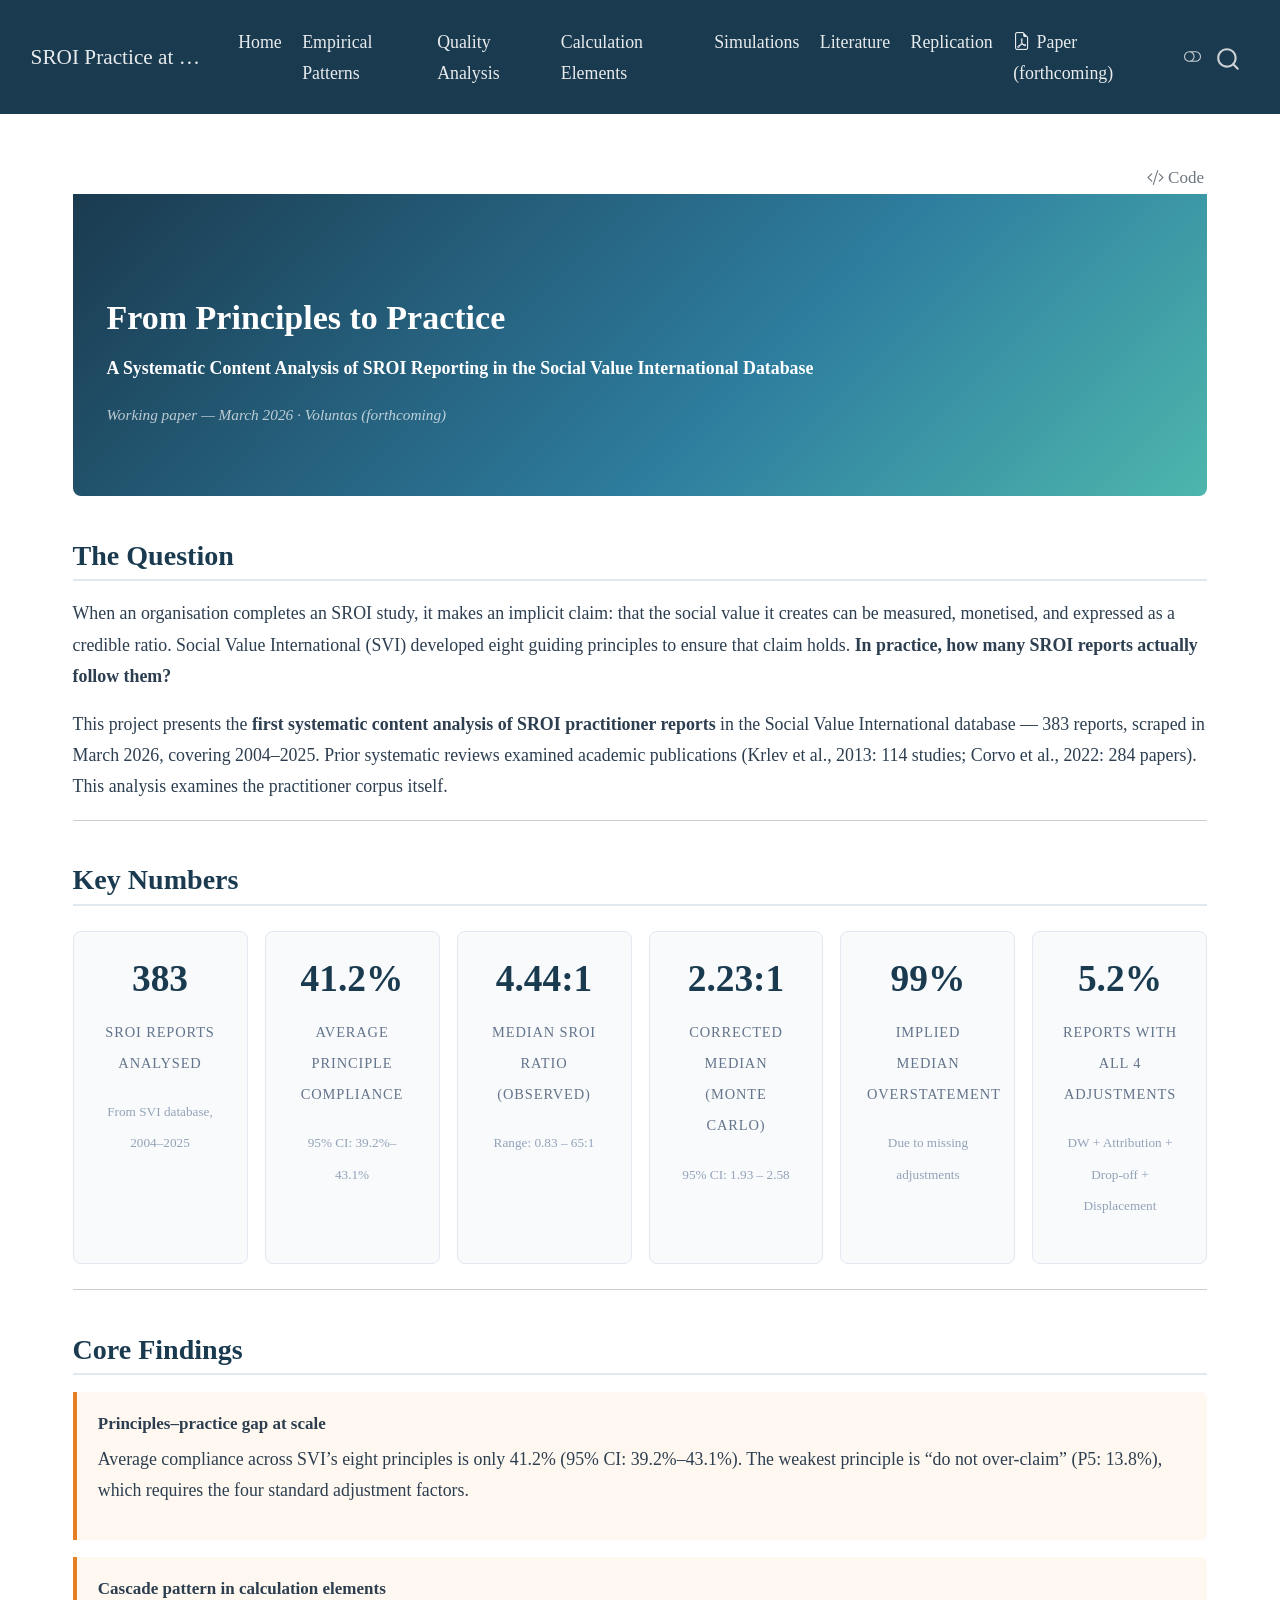
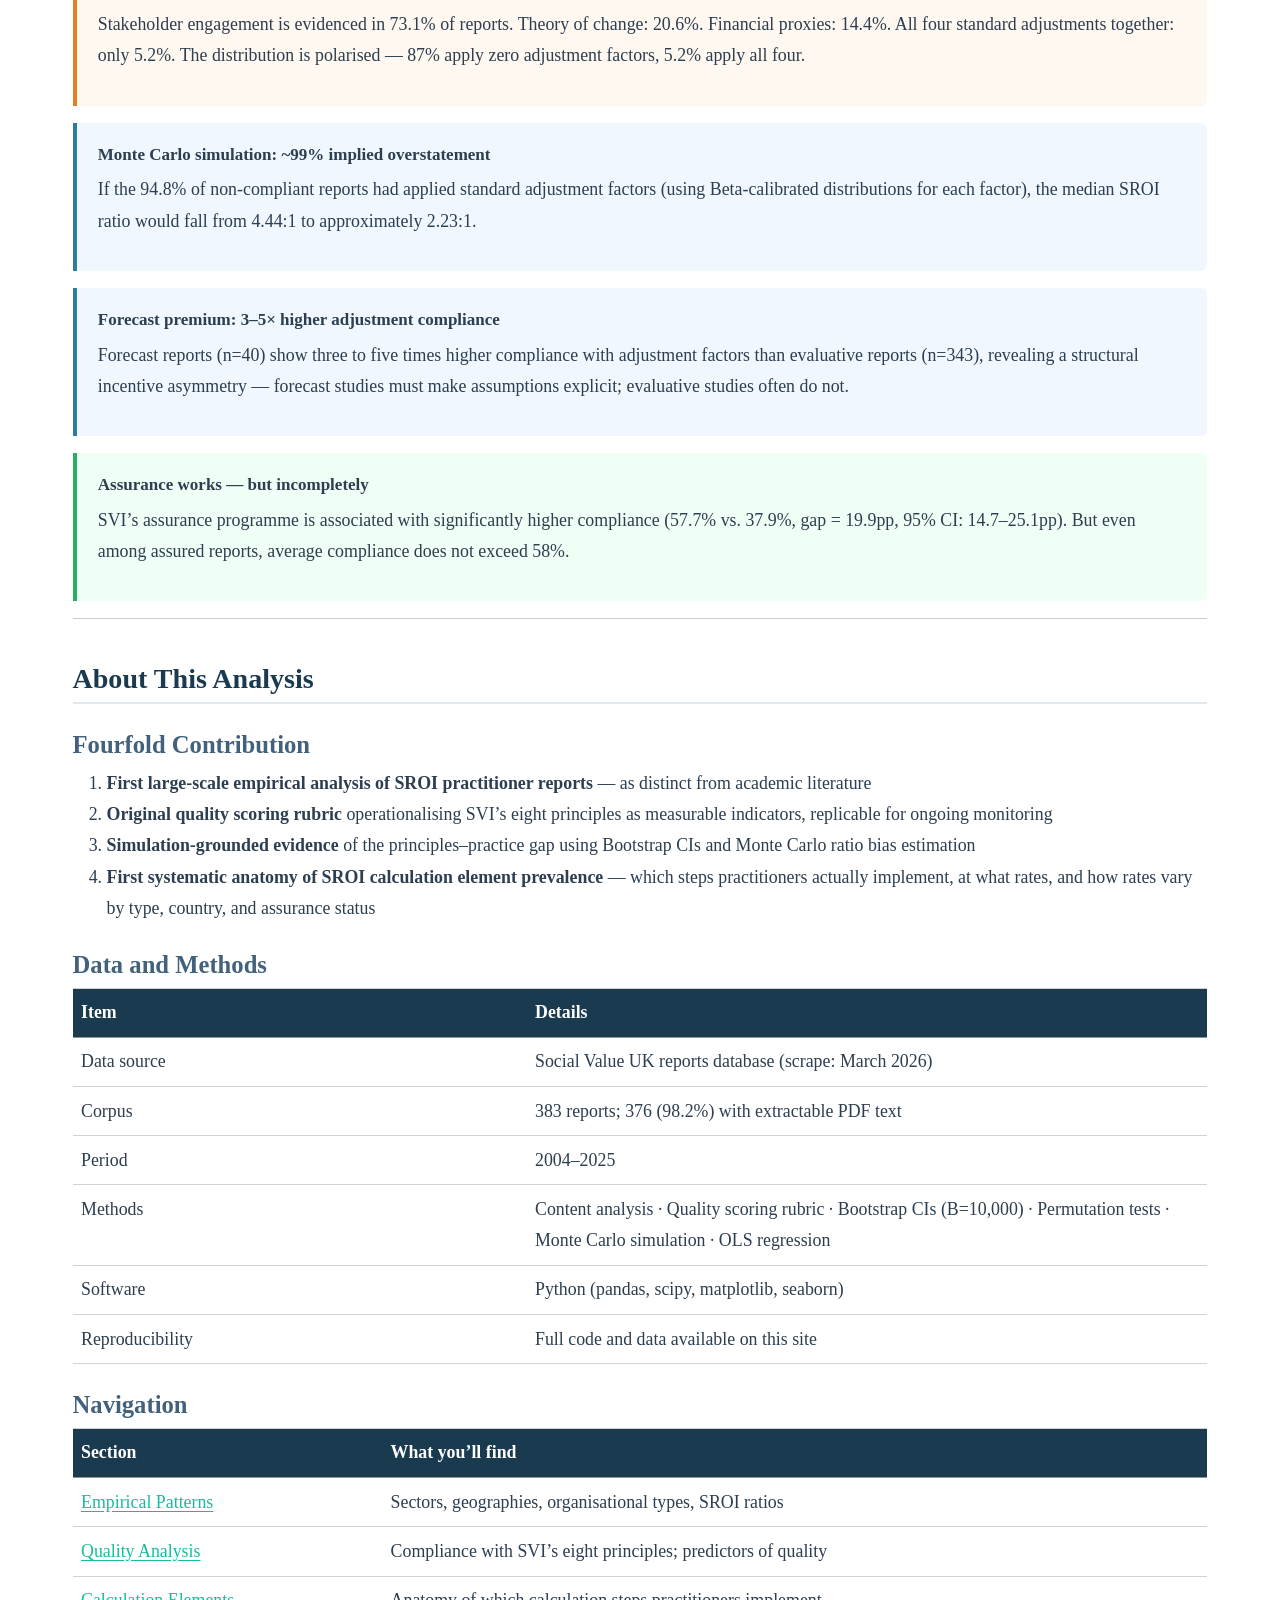
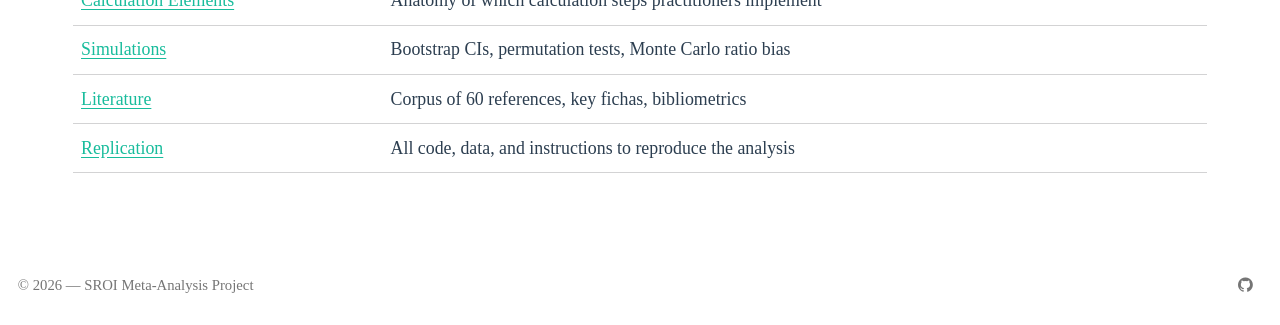
<file: docs/index.html>
<!DOCTYPE html>
<html xmlns="http://www.w3.org/1999/xhtml" lang="en" xml:lang="en"><head>

<meta charset="utf-8">
<meta name="generator" content="quarto-1.7.34">

<meta name="viewport" content="width=device-width, initial-scale=1.0, user-scalable=yes">


<title>SROI Practice at Scale</title>
<style>
code{white-space: pre-wrap;}
span.smallcaps{font-variant: small-caps;}
div.columns{display: flex; gap: min(4vw, 1.5em);}
div.column{flex: auto; overflow-x: auto;}
div.hanging-indent{margin-left: 1.5em; text-indent: -1.5em;}
ul.task-list{list-style: none;}
ul.task-list li input[type="checkbox"] {
  width: 0.8em;
  margin: 0 0.8em 0.2em -1em; /* quarto-specific, see https://github.com/quarto-dev/quarto-cli/issues/4556 */ 
  vertical-align: middle;
}
/* CSS for syntax highlighting */
html { -webkit-text-size-adjust: 100%; }
pre > code.sourceCode { white-space: pre; position: relative; }
pre > code.sourceCode > span { display: inline-block; line-height: 1.25; }
pre > code.sourceCode > span:empty { height: 1.2em; }
.sourceCode { overflow: visible; }
code.sourceCode > span { color: inherit; text-decoration: inherit; }
div.sourceCode { margin: 1em 0; }
pre.sourceCode { margin: 0; }
@media screen {
div.sourceCode { overflow: auto; }
}
@media print {
pre > code.sourceCode { white-space: pre-wrap; }
pre > code.sourceCode > span { text-indent: -5em; padding-left: 5em; }
}
pre.numberSource code
  { counter-reset: source-line 0; }
pre.numberSource code > span
  { position: relative; left: -4em; counter-increment: source-line; }
pre.numberSource code > span > a:first-child::before
  { content: counter(source-line);
    position: relative; left: -1em; text-align: right; vertical-align: baseline;
    border: none; display: inline-block;
    -webkit-touch-callout: none; -webkit-user-select: none;
    -khtml-user-select: none; -moz-user-select: none;
    -ms-user-select: none; user-select: none;
    padding: 0 4px; width: 4em;
  }
pre.numberSource { margin-left: 3em;  padding-left: 4px; }
div.sourceCode
  {   }
@media screen {
pre > code.sourceCode > span > a:first-child::before { text-decoration: underline; }
}
</style>


<script src="site_libs/quarto-nav/quarto-nav.js"></script>
<script src="site_libs/quarto-nav/headroom.min.js"></script>
<script src="site_libs/clipboard/clipboard.min.js"></script>
<script src="site_libs/quarto-search/autocomplete.umd.js"></script>
<script src="site_libs/quarto-search/fuse.min.js"></script>
<script src="site_libs/quarto-search/quarto-search.js"></script>
<meta name="quarto:offset" content="./">
<link href="./figures/fig1_sector_distribution.png" rel="icon" type="image/png">
<script src="site_libs/quarto-html/quarto.js" type="module"></script>
<script src="site_libs/quarto-html/tabsets/tabsets.js" type="module"></script>
<script src="site_libs/quarto-html/popper.min.js"></script>
<script src="site_libs/quarto-html/tippy.umd.min.js"></script>
<script src="site_libs/quarto-html/anchor.min.js"></script>
<link href="site_libs/quarto-html/tippy.css" rel="stylesheet">
<link href="site_libs/quarto-html/quarto-syntax-highlighting-9582434199d49cc9e91654cdeeb4866b.css" rel="stylesheet" class="quarto-color-scheme" id="quarto-text-highlighting-styles">
<link href="site_libs/quarto-html/quarto-syntax-highlighting-dark-8dcd8563ea6803ab7cbb3d71ca5772e1.css" rel="stylesheet" class="quarto-color-scheme quarto-color-alternate" id="quarto-text-highlighting-styles">
<link href="site_libs/quarto-html/quarto-syntax-highlighting-9582434199d49cc9e91654cdeeb4866b.css" rel="stylesheet" class="quarto-color-scheme-extra" id="quarto-text-highlighting-styles">
<script src="site_libs/bootstrap/bootstrap.min.js"></script>
<link href="site_libs/bootstrap/bootstrap-icons.css" rel="stylesheet">
<link href="site_libs/bootstrap/bootstrap-93e433daa20d3a4f024ae45a6f5dc548.min.css" rel="stylesheet" append-hash="true" class="quarto-color-scheme" id="quarto-bootstrap" data-mode="light">
<link href="site_libs/bootstrap/bootstrap-dark-053784e53ace314977639f9da3f86154.min.css" rel="stylesheet" append-hash="true" class="quarto-color-scheme quarto-color-alternate" id="quarto-bootstrap" data-mode="dark">
<link href="site_libs/bootstrap/bootstrap-93e433daa20d3a4f024ae45a6f5dc548.min.css" rel="stylesheet" append-hash="true" class="quarto-color-scheme-extra" id="quarto-bootstrap" data-mode="light">
<script id="quarto-search-options" type="application/json">{
  "location": "navbar",
  "copy-button": false,
  "collapse-after": 3,
  "panel-placement": "end",
  "type": "overlay",
  "limit": 50,
  "keyboard-shortcut": [
    "f",
    "/",
    "s"
  ],
  "show-item-context": false,
  "language": {
    "search-no-results-text": "No results",
    "search-matching-documents-text": "matching documents",
    "search-copy-link-title": "Copy link to search",
    "search-hide-matches-text": "Hide additional matches",
    "search-more-match-text": "more match in this document",
    "search-more-matches-text": "more matches in this document",
    "search-clear-button-title": "Clear",
    "search-text-placeholder": "",
    "search-detached-cancel-button-title": "Cancel",
    "search-submit-button-title": "Submit",
    "search-label": "Search"
  }
}</script>
<style>html{ scroll-behavior: smooth; }</style>


<link rel="stylesheet" href="styles.css">
</head>

<body class="nav-fixed quarto-light"><script id="quarto-html-before-body" type="application/javascript">
    const toggleBodyColorMode = (bsSheetEl) => {
      const mode = bsSheetEl.getAttribute("data-mode");
      const bodyEl = window.document.querySelector("body");
      if (mode === "dark") {
        bodyEl.classList.add("quarto-dark");
        bodyEl.classList.remove("quarto-light");
      } else {
        bodyEl.classList.add("quarto-light");
        bodyEl.classList.remove("quarto-dark");
      }
    }
    const toggleBodyColorPrimary = () => {
      const bsSheetEl = window.document.querySelector("link#quarto-bootstrap:not([rel=disabled-stylesheet])");
      if (bsSheetEl) {
        toggleBodyColorMode(bsSheetEl);
      }
    }
    const setColorSchemeToggle = (alternate) => {
      const toggles = window.document.querySelectorAll('.quarto-color-scheme-toggle');
      for (let i=0; i < toggles.length; i++) {
        const toggle = toggles[i];
        if (toggle) {
          if (alternate) {
            toggle.classList.add("alternate");
          } else {
            toggle.classList.remove("alternate");
          }
        }
      }
    };
    const toggleColorMode = (alternate) => {
      // Switch the stylesheets
      const primaryStylesheets = window.document.querySelectorAll('link.quarto-color-scheme:not(.quarto-color-alternate)');
      const alternateStylesheets = window.document.querySelectorAll('link.quarto-color-scheme.quarto-color-alternate');
      manageTransitions('#quarto-margin-sidebar .nav-link', false);
      if (alternate) {
        // note: dark is layered on light, we don't disable primary!
        enableStylesheet(alternateStylesheets);
        for (const sheetNode of alternateStylesheets) {
          if (sheetNode.id === "quarto-bootstrap") {
            toggleBodyColorMode(sheetNode);
          }
        }
      } else {
        disableStylesheet(alternateStylesheets);
        enableStylesheet(primaryStylesheets)
        toggleBodyColorPrimary();
      }
      manageTransitions('#quarto-margin-sidebar .nav-link', true);
      // Switch the toggles
      setColorSchemeToggle(alternate)
      // Hack to workaround the fact that safari doesn't
      // properly recolor the scrollbar when toggling (#1455)
      if (navigator.userAgent.indexOf('Safari') > 0 && navigator.userAgent.indexOf('Chrome') == -1) {
        manageTransitions("body", false);
        window.scrollTo(0, 1);
        setTimeout(() => {
          window.scrollTo(0, 0);
          manageTransitions("body", true);
        }, 40);
      }
    }
    const disableStylesheet = (stylesheets) => {
      for (let i=0; i < stylesheets.length; i++) {
        const stylesheet = stylesheets[i];
        stylesheet.rel = 'disabled-stylesheet';
      }
    }
    const enableStylesheet = (stylesheets) => {
      for (let i=0; i < stylesheets.length; i++) {
        const stylesheet = stylesheets[i];
        if(stylesheet.rel !== 'stylesheet') { // for Chrome, which will still FOUC without this check
          stylesheet.rel = 'stylesheet';
        }
      }
    }
    const manageTransitions = (selector, allowTransitions) => {
      const els = window.document.querySelectorAll(selector);
      for (let i=0; i < els.length; i++) {
        const el = els[i];
        if (allowTransitions) {
          el.classList.remove('notransition');
        } else {
          el.classList.add('notransition');
        }
      }
    }
    const isFileUrl = () => {
      return window.location.protocol === 'file:';
    }
    const hasAlternateSentinel = () => {
      let styleSentinel = getColorSchemeSentinel();
      if (styleSentinel !== null) {
        return styleSentinel === "alternate";
      } else {
        return false;
      }
    }
    const setStyleSentinel = (alternate) => {
      const value = alternate ? "alternate" : "default";
      if (!isFileUrl()) {
        window.localStorage.setItem("quarto-color-scheme", value);
      } else {
        localAlternateSentinel = value;
      }
    }
    const getColorSchemeSentinel = () => {
      if (!isFileUrl()) {
        const storageValue = window.localStorage.getItem("quarto-color-scheme");
        return storageValue != null ? storageValue : localAlternateSentinel;
      } else {
        return localAlternateSentinel;
      }
    }
    const toggleGiscusIfUsed = (isAlternate, darkModeDefault) => {
      const baseTheme = document.querySelector('#giscus-base-theme')?.value ?? 'light';
      const alternateTheme = document.querySelector('#giscus-alt-theme')?.value ?? 'dark';
      let newTheme = '';
      if(authorPrefersDark) {
        newTheme = isAlternate ? baseTheme : alternateTheme;
      } else {
        newTheme = isAlternate ? alternateTheme : baseTheme;
      }
      const changeGiscusTheme = () => {
        // From: https://github.com/giscus/giscus/issues/336
        const sendMessage = (message) => {
          const iframe = document.querySelector('iframe.giscus-frame');
          if (!iframe) return;
          iframe.contentWindow.postMessage({ giscus: message }, 'https://giscus.app');
        }
        sendMessage({
          setConfig: {
            theme: newTheme
          }
        });
      }
      const isGiscussLoaded = window.document.querySelector('iframe.giscus-frame') !== null;
      if (isGiscussLoaded) {
        changeGiscusTheme();
      }
    };
    const authorPrefersDark = false;
    const darkModeDefault = authorPrefersDark;
      document.querySelector('link#quarto-text-highlighting-styles.quarto-color-scheme-extra').rel = 'disabled-stylesheet';
      document.querySelector('link#quarto-bootstrap.quarto-color-scheme-extra').rel = 'disabled-stylesheet';
    let localAlternateSentinel = darkModeDefault ? 'alternate' : 'default';
    // Dark / light mode switch
    window.quartoToggleColorScheme = () => {
      // Read the current dark / light value
      let toAlternate = !hasAlternateSentinel();
      toggleColorMode(toAlternate);
      setStyleSentinel(toAlternate);
      toggleGiscusIfUsed(toAlternate, darkModeDefault);
      window.dispatchEvent(new Event('resize'));
    };
    // Switch to dark mode if need be
    if (hasAlternateSentinel()) {
      toggleColorMode(true);
    } else {
      toggleColorMode(false);
    }
  </script>

<div id="quarto-search-results"></div>
  <header id="quarto-header" class="headroom fixed-top">
    <nav class="navbar navbar-expand-lg " data-bs-theme="dark">
      <div class="navbar-container container-fluid">
      <div class="navbar-brand-container mx-auto">
    <a class="navbar-brand" href="./index.html">
    <span class="navbar-title">SROI Practice at Scale</span>
    </a>
  </div>
            <div id="quarto-search" class="" title="Search"></div>
          <button class="navbar-toggler" type="button" data-bs-toggle="collapse" data-bs-target="#navbarCollapse" aria-controls="navbarCollapse" role="menu" aria-expanded="false" aria-label="Toggle navigation" onclick="if (window.quartoToggleHeadroom) { window.quartoToggleHeadroom(); }">
  <span class="navbar-toggler-icon"></span>
</button>
          <div class="collapse navbar-collapse" id="navbarCollapse">
            <ul class="navbar-nav navbar-nav-scroll me-auto">
  <li class="nav-item">
    <a class="nav-link active" href="./index.html" aria-current="page"> 
<span class="menu-text">Home</span></a>
  </li>  
  <li class="nav-item">
    <a class="nav-link" href="./empirical.html"> 
<span class="menu-text">Empirical Patterns</span></a>
  </li>  
  <li class="nav-item">
    <a class="nav-link" href="./quality.html"> 
<span class="menu-text">Quality Analysis</span></a>
  </li>  
  <li class="nav-item">
    <a class="nav-link" href="./factors.html"> 
<span class="menu-text">Calculation Elements</span></a>
  </li>  
  <li class="nav-item">
    <a class="nav-link" href="./simulations.html"> 
<span class="menu-text">Simulations</span></a>
  </li>  
  <li class="nav-item">
    <a class="nav-link" href="./literature.html"> 
<span class="menu-text">Literature</span></a>
  </li>  
  <li class="nav-item">
    <a class="nav-link" href="./replication.html"> 
<span class="menu-text">Replication</span></a>
  </li>  
</ul>
            <ul class="navbar-nav navbar-nav-scroll ms-auto">
  <li class="nav-item">
    <a class="nav-link" href="https://doi.org/10.1000/placeholder"> <i class="bi bi-file-earmark-pdf" role="img">
</i> 
<span class="menu-text">Paper (forthcoming)</span></a>
  </li>  
</ul>
          </div> <!-- /navcollapse -->
            <div class="quarto-navbar-tools">
  <a href="" class="quarto-color-scheme-toggle quarto-navigation-tool  px-1" onclick="window.quartoToggleColorScheme(); return false;" title="Toggle dark mode"><i class="bi"></i></a>
</div>
      </div> <!-- /container-fluid -->
    </nav>
</header>
<!-- content -->
<div id="quarto-content" class="quarto-container page-columns page-rows-contents page-layout-full page-navbar">
<!-- sidebar -->
<!-- margin-sidebar -->
    
<!-- main -->
<main class="content column-page" id="quarto-document-content"><header id="title-block-header" class="quarto-title-block"><h1 class="title display-7"></h1></header><div class="quarto-title-block"><div class="quarto-title-tools-only"><button type="button" class="btn code-tools-button" id="quarto-code-tools-source"><i class="bi"></i> Code</button></div></div>





<section id="from-principles-to-practice" class="level1 hero-banner">
<h1>From Principles to Practice</h1>
<p><strong>A Systematic Content Analysis of SROI Reporting in the Social Value International Database</strong></p>
<div class="meta">
<p><em>Working paper — March 2026 · Voluntas (forthcoming)</em></p>
</div>
</section>
<section id="the-question" class="level2">
<h2 class="anchored" data-anchor-id="the-question">The Question</h2>
<p>When an organisation completes an SROI study, it makes an implicit claim: that the social value it creates can be measured, monetised, and expressed as a credible ratio. Social Value International (SVI) developed eight guiding principles to ensure that claim holds. <strong>In practice, how many SROI reports actually follow them?</strong></p>
<p>This project presents the <strong>first systematic content analysis of SROI practitioner reports</strong> in the Social Value International database — 383 reports, scraped in March 2026, covering 2004–2025. Prior systematic reviews examined academic publications (Krlev et al., 2013: 114 studies; Corvo et al., 2022: 284 papers). This analysis examines the practitioner corpus itself.</p>
<hr>
</section>
<section id="key-numbers" class="level2">
<h2 class="anchored" data-anchor-id="key-numbers">Key Numbers</h2>
<div class="grid-stats">
<div class="stat-card">
<p><strong>383</strong></p>
<p><span class="stat-label">SROI Reports Analysed</span></p>
<p><span class="stat-ci">From SVI database, 2004–2025</span></p>
</div>
<div class="stat-card">
<p><strong>41.2%</strong></p>
<p><span class="stat-label">Average Principle Compliance</span></p>
<p><span class="stat-ci">95% CI: 39.2%–43.1%</span></p>
</div>
<div class="stat-card">
<p><strong>4.44:1</strong></p>
<p><span class="stat-label">Median SROI Ratio (Observed)</span></p>
<p><span class="stat-ci">Range: 0.83 – 65:1</span></p>
</div>
<div class="stat-card">
<p><strong>2.23:1</strong></p>
<p><span class="stat-label">Corrected Median (Monte Carlo)</span></p>
<p><span class="stat-ci">95% CI: 1.93 – 2.58</span></p>
</div>
<div class="stat-card">
<p><strong>99%</strong></p>
<p><span class="stat-label">Implied Median Overstatement</span></p>
<p><span class="stat-ci">Due to missing adjustments</span></p>
</div>
<div class="stat-card">
<p><strong>5.2%</strong></p>
<p><span class="stat-label">Reports with All 4 Adjustments</span></p>
<p><span class="stat-ci">DW + Attribution + Drop-off + Displacement</span></p>
</div>
</div>
<hr>
</section>
<section id="core-findings" class="level2">
<h2 class="anchored" data-anchor-id="core-findings">Core Findings</h2>
<div class="finding-card warning">
<p><strong>Principles–practice gap at scale</strong> Average compliance across SVI’s eight principles is only 41.2% (95% CI: 39.2%–43.1%). The weakest principle is “do not over-claim” (P5: 13.8%), which requires the four standard adjustment factors.</p>
</div>
<div class="finding-card warning">
<p><strong>Cascade pattern in calculation elements</strong> Stakeholder engagement is evidenced in 73.1% of reports. Theory of change: 20.6%. Financial proxies: 14.4%. All four standard adjustments together: only 5.2%. The distribution is polarised — 87% apply zero adjustment factors, 5.2% apply all four.</p>
</div>
<div class="finding-card">
<p><strong>Monte Carlo simulation: ~99% implied overstatement</strong> If the 94.8% of non-compliant reports had applied standard adjustment factors (using Beta-calibrated distributions for each factor), the median SROI ratio would fall from 4.44:1 to approximately 2.23:1.</p>
</div>
<div class="finding-card">
<p><strong>Forecast premium: 3–5× higher adjustment compliance</strong> Forecast reports (n=40) show three to five times higher compliance with adjustment factors than evaluative reports (n=343), revealing a structural incentive asymmetry — forecast studies must make assumptions explicit; evaluative studies often do not.</p>
</div>
<div class="finding-card success">
<p><strong>Assurance works — but incompletely</strong> SVI’s assurance programme is associated with significantly higher compliance (57.7% vs.&nbsp;37.9%, gap = 19.9pp, 95% CI: 14.7–25.1pp). But even among assured reports, average compliance does not exceed 58%.</p>
</div>
<hr>
</section>
<section id="about-this-analysis" class="level2">
<h2 class="anchored" data-anchor-id="about-this-analysis">About This Analysis</h2>
<section id="fourfold-contribution" class="level3">
<h3 class="anchored" data-anchor-id="fourfold-contribution">Fourfold Contribution</h3>
<ol type="1">
<li><strong>First large-scale empirical analysis of SROI practitioner reports</strong> — as distinct from academic literature</li>
<li><strong>Original quality scoring rubric</strong> operationalising SVI’s eight principles as measurable indicators, replicable for ongoing monitoring</li>
<li><strong>Simulation-grounded evidence</strong> of the principles–practice gap using Bootstrap CIs and Monte Carlo ratio bias estimation</li>
<li><strong>First systematic anatomy of SROI calculation element prevalence</strong> — which steps practitioners actually implement, at what rates, and how rates vary by type, country, and assurance status</li>
</ol>
</section>
<section id="data-and-methods" class="level3">
<h3 class="anchored" data-anchor-id="data-and-methods">Data and Methods</h3>
<table class="caption-top table">
<colgroup>
<col style="width: 40%">
<col style="width: 60%">
</colgroup>
<thead>
<tr class="header">
<th>Item</th>
<th>Details</th>
</tr>
</thead>
<tbody>
<tr class="odd">
<td>Data source</td>
<td>Social Value UK reports database (scrape: March 2026)</td>
</tr>
<tr class="even">
<td>Corpus</td>
<td>383 reports; 376 (98.2%) with extractable PDF text</td>
</tr>
<tr class="odd">
<td>Period</td>
<td>2004–2025</td>
</tr>
<tr class="even">
<td>Methods</td>
<td>Content analysis · Quality scoring rubric · Bootstrap CIs (B=10,000) · Permutation tests · Monte Carlo simulation · OLS regression</td>
</tr>
<tr class="odd">
<td>Software</td>
<td>Python (pandas, scipy, matplotlib, seaborn)</td>
</tr>
<tr class="even">
<td>Reproducibility</td>
<td>Full code and data available on this site</td>
</tr>
</tbody>
</table>
</section>
<section id="navigation" class="level3">
<h3 class="anchored" data-anchor-id="navigation">Navigation</h3>
<table class="caption-top table">
<thead>
<tr class="header">
<th>Section</th>
<th>What you’ll find</th>
</tr>
</thead>
<tbody>
<tr class="odd">
<td><a href="./empirical.html">Empirical Patterns</a></td>
<td>Sectors, geographies, organisational types, SROI ratios</td>
</tr>
<tr class="even">
<td><a href="./quality.html">Quality Analysis</a></td>
<td>Compliance with SVI’s eight principles; predictors of quality</td>
</tr>
<tr class="odd">
<td><a href="./factors.html">Calculation Elements</a></td>
<td>Anatomy of which calculation steps practitioners implement</td>
</tr>
<tr class="even">
<td><a href="./simulations.html">Simulations</a></td>
<td>Bootstrap CIs, permutation tests, Monte Carlo ratio bias</td>
</tr>
<tr class="odd">
<td><a href="./literature.html">Literature</a></td>
<td>Corpus of 60 references, key fichas, bibliometrics</td>
</tr>
<tr class="even">
<td><a href="./replication.html">Replication</a></td>
<td>All code, data, and instructions to reproduce the analysis</td>
</tr>
</tbody>
</table>


<!-- -->

</section>
</section>

</main> <!-- /main -->
<script id="quarto-html-after-body" type="application/javascript">
  window.document.addEventListener("DOMContentLoaded", function (event) {
    // Ensure there is a toggle, if there isn't float one in the top right
    if (window.document.querySelector('.quarto-color-scheme-toggle') === null) {
      const a = window.document.createElement('a');
      a.classList.add('top-right');
      a.classList.add('quarto-color-scheme-toggle');
      a.href = "";
      a.onclick = function() { try { window.quartoToggleColorScheme(); } catch {} return false; };
      const i = window.document.createElement("i");
      i.classList.add('bi');
      a.appendChild(i);
      window.document.body.appendChild(a);
    }
    setColorSchemeToggle(hasAlternateSentinel())
    const icon = "";
    const anchorJS = new window.AnchorJS();
    anchorJS.options = {
      placement: 'right',
      icon: icon
    };
    anchorJS.add('.anchored');
    const isCodeAnnotation = (el) => {
      for (const clz of el.classList) {
        if (clz.startsWith('code-annotation-')) {                     
          return true;
        }
      }
      return false;
    }
    const onCopySuccess = function(e) {
      // button target
      const button = e.trigger;
      // don't keep focus
      button.blur();
      // flash "checked"
      button.classList.add('code-copy-button-checked');
      var currentTitle = button.getAttribute("title");
      button.setAttribute("title", "Copied!");
      let tooltip;
      if (window.bootstrap) {
        button.setAttribute("data-bs-toggle", "tooltip");
        button.setAttribute("data-bs-placement", "left");
        button.setAttribute("data-bs-title", "Copied!");
        tooltip = new bootstrap.Tooltip(button, 
          { trigger: "manual", 
            customClass: "code-copy-button-tooltip",
            offset: [0, -8]});
        tooltip.show();    
      }
      setTimeout(function() {
        if (tooltip) {
          tooltip.hide();
          button.removeAttribute("data-bs-title");
          button.removeAttribute("data-bs-toggle");
          button.removeAttribute("data-bs-placement");
        }
        button.setAttribute("title", currentTitle);
        button.classList.remove('code-copy-button-checked');
      }, 1000);
      // clear code selection
      e.clearSelection();
    }
    const getTextToCopy = function(trigger) {
        const codeEl = trigger.previousElementSibling.cloneNode(true);
        for (const childEl of codeEl.children) {
          if (isCodeAnnotation(childEl)) {
            childEl.remove();
          }
        }
        return codeEl.innerText;
    }
    const clipboard = new window.ClipboardJS('.code-copy-button:not([data-in-quarto-modal])', {
      text: getTextToCopy
    });
    clipboard.on('success', onCopySuccess);
    if (window.document.getElementById('quarto-embedded-source-code-modal')) {
      const clipboardModal = new window.ClipboardJS('.code-copy-button[data-in-quarto-modal]', {
        text: getTextToCopy,
        container: window.document.getElementById('quarto-embedded-source-code-modal')
      });
      clipboardModal.on('success', onCopySuccess);
    }
    const viewSource = window.document.getElementById('quarto-view-source') ||
                       window.document.getElementById('quarto-code-tools-source');
    if (viewSource) {
      const sourceUrl = viewSource.getAttribute("data-quarto-source-url");
      viewSource.addEventListener("click", function(e) {
        if (sourceUrl) {
          // rstudio viewer pane
          if (/\bcapabilities=\b/.test(window.location)) {
            window.open(sourceUrl);
          } else {
            window.location.href = sourceUrl;
          }
        } else {
          const modal = new bootstrap.Modal(document.getElementById('quarto-embedded-source-code-modal'));
          modal.show();
        }
        return false;
      });
    }
    function toggleCodeHandler(show) {
      return function(e) {
        const detailsSrc = window.document.querySelectorAll(".cell > details > .sourceCode");
        for (let i=0; i<detailsSrc.length; i++) {
          const details = detailsSrc[i].parentElement;
          if (show) {
            details.open = true;
          } else {
            details.removeAttribute("open");
          }
        }
        const cellCodeDivs = window.document.querySelectorAll(".cell > .sourceCode");
        const fromCls = show ? "hidden" : "unhidden";
        const toCls = show ? "unhidden" : "hidden";
        for (let i=0; i<cellCodeDivs.length; i++) {
          const codeDiv = cellCodeDivs[i];
          if (codeDiv.classList.contains(fromCls)) {
            codeDiv.classList.remove(fromCls);
            codeDiv.classList.add(toCls);
          } 
        }
        return false;
      }
    }
    const hideAllCode = window.document.getElementById("quarto-hide-all-code");
    if (hideAllCode) {
      hideAllCode.addEventListener("click", toggleCodeHandler(false));
    }
    const showAllCode = window.document.getElementById("quarto-show-all-code");
    if (showAllCode) {
      showAllCode.addEventListener("click", toggleCodeHandler(true));
    }
      var localhostRegex = new RegExp(/^(?:http|https):\/\/localhost\:?[0-9]*\//);
      var mailtoRegex = new RegExp(/^mailto:/);
        var filterRegex = new RegExp('/' + window.location.host + '/');
      var isInternal = (href) => {
          return filterRegex.test(href) || localhostRegex.test(href) || mailtoRegex.test(href);
      }
      // Inspect non-navigation links and adorn them if external
     var links = window.document.querySelectorAll('a[href]:not(.nav-link):not(.navbar-brand):not(.toc-action):not(.sidebar-link):not(.sidebar-item-toggle):not(.pagination-link):not(.no-external):not([aria-hidden]):not(.dropdown-item):not(.quarto-navigation-tool):not(.about-link)');
      for (var i=0; i<links.length; i++) {
        const link = links[i];
        if (!isInternal(link.href)) {
          // undo the damage that might have been done by quarto-nav.js in the case of
          // links that we want to consider external
          if (link.dataset.originalHref !== undefined) {
            link.href = link.dataset.originalHref;
          }
        }
      }
    function tippyHover(el, contentFn, onTriggerFn, onUntriggerFn) {
      const config = {
        allowHTML: true,
        maxWidth: 500,
        delay: 100,
        arrow: false,
        appendTo: function(el) {
            return el.parentElement;
        },
        interactive: true,
        interactiveBorder: 10,
        theme: 'quarto',
        placement: 'bottom-start',
      };
      if (contentFn) {
        config.content = contentFn;
      }
      if (onTriggerFn) {
        config.onTrigger = onTriggerFn;
      }
      if (onUntriggerFn) {
        config.onUntrigger = onUntriggerFn;
      }
      window.tippy(el, config); 
    }
    const noterefs = window.document.querySelectorAll('a[role="doc-noteref"]');
    for (var i=0; i<noterefs.length; i++) {
      const ref = noterefs[i];
      tippyHover(ref, function() {
        // use id or data attribute instead here
        let href = ref.getAttribute('data-footnote-href') || ref.getAttribute('href');
        try { href = new URL(href).hash; } catch {}
        const id = href.replace(/^#\/?/, "");
        const note = window.document.getElementById(id);
        if (note) {
          return note.innerHTML;
        } else {
          return "";
        }
      });
    }
    const xrefs = window.document.querySelectorAll('a.quarto-xref');
    const processXRef = (id, note) => {
      // Strip column container classes
      const stripColumnClz = (el) => {
        el.classList.remove("page-full", "page-columns");
        if (el.children) {
          for (const child of el.children) {
            stripColumnClz(child);
          }
        }
      }
      stripColumnClz(note)
      if (id === null || id.startsWith('sec-')) {
        // Special case sections, only their first couple elements
        const container = document.createElement("div");
        if (note.children && note.children.length > 2) {
          container.appendChild(note.children[0].cloneNode(true));
          for (let i = 1; i < note.children.length; i++) {
            const child = note.children[i];
            if (child.tagName === "P" && child.innerText === "") {
              continue;
            } else {
              container.appendChild(child.cloneNode(true));
              break;
            }
          }
          if (window.Quarto?.typesetMath) {
            window.Quarto.typesetMath(container);
          }
          return container.innerHTML
        } else {
          if (window.Quarto?.typesetMath) {
            window.Quarto.typesetMath(note);
          }
          return note.innerHTML;
        }
      } else {
        // Remove any anchor links if they are present
        const anchorLink = note.querySelector('a.anchorjs-link');
        if (anchorLink) {
          anchorLink.remove();
        }
        if (window.Quarto?.typesetMath) {
          window.Quarto.typesetMath(note);
        }
        if (note.classList.contains("callout")) {
          return note.outerHTML;
        } else {
          return note.innerHTML;
        }
      }
    }
    for (var i=0; i<xrefs.length; i++) {
      const xref = xrefs[i];
      tippyHover(xref, undefined, function(instance) {
        instance.disable();
        let url = xref.getAttribute('href');
        let hash = undefined; 
        if (url.startsWith('#')) {
          hash = url;
        } else {
          try { hash = new URL(url).hash; } catch {}
        }
        if (hash) {
          const id = hash.replace(/^#\/?/, "");
          const note = window.document.getElementById(id);
          if (note !== null) {
            try {
              const html = processXRef(id, note.cloneNode(true));
              instance.setContent(html);
            } finally {
              instance.enable();
              instance.show();
            }
          } else {
            // See if we can fetch this
            fetch(url.split('#')[0])
            .then(res => res.text())
            .then(html => {
              const parser = new DOMParser();
              const htmlDoc = parser.parseFromString(html, "text/html");
              const note = htmlDoc.getElementById(id);
              if (note !== null) {
                const html = processXRef(id, note);
                instance.setContent(html);
              } 
            }).finally(() => {
              instance.enable();
              instance.show();
            });
          }
        } else {
          // See if we can fetch a full url (with no hash to target)
          // This is a special case and we should probably do some content thinning / targeting
          fetch(url)
          .then(res => res.text())
          .then(html => {
            const parser = new DOMParser();
            const htmlDoc = parser.parseFromString(html, "text/html");
            const note = htmlDoc.querySelector('main.content');
            if (note !== null) {
              // This should only happen for chapter cross references
              // (since there is no id in the URL)
              // remove the first header
              if (note.children.length > 0 && note.children[0].tagName === "HEADER") {
                note.children[0].remove();
              }
              const html = processXRef(null, note);
              instance.setContent(html);
            } 
          }).finally(() => {
            instance.enable();
            instance.show();
          });
        }
      }, function(instance) {
      });
    }
        let selectedAnnoteEl;
        const selectorForAnnotation = ( cell, annotation) => {
          let cellAttr = 'data-code-cell="' + cell + '"';
          let lineAttr = 'data-code-annotation="' +  annotation + '"';
          const selector = 'span[' + cellAttr + '][' + lineAttr + ']';
          return selector;
        }
        const selectCodeLines = (annoteEl) => {
          const doc = window.document;
          const targetCell = annoteEl.getAttribute("data-target-cell");
          const targetAnnotation = annoteEl.getAttribute("data-target-annotation");
          const annoteSpan = window.document.querySelector(selectorForAnnotation(targetCell, targetAnnotation));
          const lines = annoteSpan.getAttribute("data-code-lines").split(",");
          const lineIds = lines.map((line) => {
            return targetCell + "-" + line;
          })
          let top = null;
          let height = null;
          let parent = null;
          if (lineIds.length > 0) {
              //compute the position of the single el (top and bottom and make a div)
              const el = window.document.getElementById(lineIds[0]);
              top = el.offsetTop;
              height = el.offsetHeight;
              parent = el.parentElement.parentElement;
            if (lineIds.length > 1) {
              const lastEl = window.document.getElementById(lineIds[lineIds.length - 1]);
              const bottom = lastEl.offsetTop + lastEl.offsetHeight;
              height = bottom - top;
            }
            if (top !== null && height !== null && parent !== null) {
              // cook up a div (if necessary) and position it 
              let div = window.document.getElementById("code-annotation-line-highlight");
              if (div === null) {
                div = window.document.createElement("div");
                div.setAttribute("id", "code-annotation-line-highlight");
                div.style.position = 'absolute';
                parent.appendChild(div);
              }
              div.style.top = top - 2 + "px";
              div.style.height = height + 4 + "px";
              div.style.left = 0;
              let gutterDiv = window.document.getElementById("code-annotation-line-highlight-gutter");
              if (gutterDiv === null) {
                gutterDiv = window.document.createElement("div");
                gutterDiv.setAttribute("id", "code-annotation-line-highlight-gutter");
                gutterDiv.style.position = 'absolute';
                const codeCell = window.document.getElementById(targetCell);
                const gutter = codeCell.querySelector('.code-annotation-gutter');
                gutter.appendChild(gutterDiv);
              }
              gutterDiv.style.top = top - 2 + "px";
              gutterDiv.style.height = height + 4 + "px";
            }
            selectedAnnoteEl = annoteEl;
          }
        };
        const unselectCodeLines = () => {
          const elementsIds = ["code-annotation-line-highlight", "code-annotation-line-highlight-gutter"];
          elementsIds.forEach((elId) => {
            const div = window.document.getElementById(elId);
            if (div) {
              div.remove();
            }
          });
          selectedAnnoteEl = undefined;
        };
          // Handle positioning of the toggle
      window.addEventListener(
        "resize",
        throttle(() => {
          elRect = undefined;
          if (selectedAnnoteEl) {
            selectCodeLines(selectedAnnoteEl);
          }
        }, 10)
      );
      function throttle(fn, ms) {
      let throttle = false;
      let timer;
        return (...args) => {
          if(!throttle) { // first call gets through
              fn.apply(this, args);
              throttle = true;
          } else { // all the others get throttled
              if(timer) clearTimeout(timer); // cancel #2
              timer = setTimeout(() => {
                fn.apply(this, args);
                timer = throttle = false;
              }, ms);
          }
        };
      }
        // Attach click handler to the DT
        const annoteDls = window.document.querySelectorAll('dt[data-target-cell]');
        for (const annoteDlNode of annoteDls) {
          annoteDlNode.addEventListener('click', (event) => {
            const clickedEl = event.target;
            if (clickedEl !== selectedAnnoteEl) {
              unselectCodeLines();
              const activeEl = window.document.querySelector('dt[data-target-cell].code-annotation-active');
              if (activeEl) {
                activeEl.classList.remove('code-annotation-active');
              }
              selectCodeLines(clickedEl);
              clickedEl.classList.add('code-annotation-active');
            } else {
              // Unselect the line
              unselectCodeLines();
              clickedEl.classList.remove('code-annotation-active');
            }
          });
        }
    const findCites = (el) => {
      const parentEl = el.parentElement;
      if (parentEl) {
        const cites = parentEl.dataset.cites;
        if (cites) {
          return {
            el,
            cites: cites.split(' ')
          };
        } else {
          return findCites(el.parentElement)
        }
      } else {
        return undefined;
      }
    };
    var bibliorefs = window.document.querySelectorAll('a[role="doc-biblioref"]');
    for (var i=0; i<bibliorefs.length; i++) {
      const ref = bibliorefs[i];
      const citeInfo = findCites(ref);
      if (citeInfo) {
        tippyHover(citeInfo.el, function() {
          var popup = window.document.createElement('div');
          citeInfo.cites.forEach(function(cite) {
            var citeDiv = window.document.createElement('div');
            citeDiv.classList.add('hanging-indent');
            citeDiv.classList.add('csl-entry');
            var biblioDiv = window.document.getElementById('ref-' + cite);
            if (biblioDiv) {
              citeDiv.innerHTML = biblioDiv.innerHTML;
            }
            popup.appendChild(citeDiv);
          });
          return popup.innerHTML;
        });
      }
    }
  });
  </script><div class="modal fade" id="quarto-embedded-source-code-modal" tabindex="-1" aria-labelledby="quarto-embedded-source-code-modal-label" aria-hidden="true"><div class="modal-dialog modal-dialog-scrollable"><div class="modal-content"><div class="modal-header"><h5 class="modal-title" id="quarto-embedded-source-code-modal-label">Source Code</h5><button class="btn-close" data-bs-dismiss="modal"></button></div><div class="modal-body"><div class="">
<div class="sourceCode" id="cb1" data-shortcodes="false"><pre class="sourceCode markdown code-with-copy"><code class="sourceCode markdown"><span id="cb1-1"><a href="#cb1-1" aria-hidden="true" tabindex="-1"></a><span class="co">---</span></span>
<span id="cb1-2"><a href="#cb1-2" aria-hidden="true" tabindex="-1"></a><span class="an">title:</span><span class="co"> ""</span></span>
<span id="cb1-3"><a href="#cb1-3" aria-hidden="true" tabindex="-1"></a><span class="an">page-layout:</span><span class="co"> full</span></span>
<span id="cb1-4"><a href="#cb1-4" aria-hidden="true" tabindex="-1"></a><span class="an">toc:</span><span class="co"> false</span></span>
<span id="cb1-5"><a href="#cb1-5" aria-hidden="true" tabindex="-1"></a><span class="co">---</span></span>
<span id="cb1-6"><a href="#cb1-6" aria-hidden="true" tabindex="-1"></a></span>
<span id="cb1-7"><a href="#cb1-7" aria-hidden="true" tabindex="-1"></a>::: {.hero-banner}</span>
<span id="cb1-8"><a href="#cb1-8" aria-hidden="true" tabindex="-1"></a><span class="fu"># From Principles to Practice</span></span>
<span id="cb1-9"><a href="#cb1-9" aria-hidden="true" tabindex="-1"></a></span>
<span id="cb1-10"><a href="#cb1-10" aria-hidden="true" tabindex="-1"></a>**A Systematic Content Analysis of SROI Reporting in the Social Value International Database**</span>
<span id="cb1-11"><a href="#cb1-11" aria-hidden="true" tabindex="-1"></a></span>
<span id="cb1-12"><a href="#cb1-12" aria-hidden="true" tabindex="-1"></a>::: {.meta}</span>
<span id="cb1-13"><a href="#cb1-13" aria-hidden="true" tabindex="-1"></a>*Working paper — March 2026 · Voluntas (forthcoming)*</span>
<span id="cb1-14"><a href="#cb1-14" aria-hidden="true" tabindex="-1"></a>:::</span>
<span id="cb1-15"><a href="#cb1-15" aria-hidden="true" tabindex="-1"></a>:::</span>
<span id="cb1-16"><a href="#cb1-16" aria-hidden="true" tabindex="-1"></a></span>
<span id="cb1-17"><a href="#cb1-17" aria-hidden="true" tabindex="-1"></a><span class="fu">## The Question</span></span>
<span id="cb1-18"><a href="#cb1-18" aria-hidden="true" tabindex="-1"></a></span>
<span id="cb1-19"><a href="#cb1-19" aria-hidden="true" tabindex="-1"></a>When an organisation completes an SROI study, it makes an implicit claim: that the social value it creates can be measured, monetised, and expressed as a credible ratio. Social Value International (SVI) developed eight guiding principles to ensure that claim holds. **In practice, how many SROI reports actually follow them?**</span>
<span id="cb1-20"><a href="#cb1-20" aria-hidden="true" tabindex="-1"></a></span>
<span id="cb1-21"><a href="#cb1-21" aria-hidden="true" tabindex="-1"></a>This project presents the **first systematic content analysis of SROI practitioner reports** in the Social Value International database — 383 reports, scraped in March 2026, covering 2004–2025. Prior systematic reviews examined academic publications (Krlev et al., 2013: 114 studies; Corvo et al., 2022: 284 papers). This analysis examines the practitioner corpus itself.</span>
<span id="cb1-22"><a href="#cb1-22" aria-hidden="true" tabindex="-1"></a></span>
<span id="cb1-23"><a href="#cb1-23" aria-hidden="true" tabindex="-1"></a>---</span>
<span id="cb1-24"><a href="#cb1-24" aria-hidden="true" tabindex="-1"></a></span>
<span id="cb1-25"><a href="#cb1-25" aria-hidden="true" tabindex="-1"></a><span class="fu">## Key Numbers</span></span>
<span id="cb1-26"><a href="#cb1-26" aria-hidden="true" tabindex="-1"></a></span>
<span id="cb1-27"><a href="#cb1-27" aria-hidden="true" tabindex="-1"></a>::: {.grid-stats}</span>
<span id="cb1-28"><a href="#cb1-28" aria-hidden="true" tabindex="-1"></a></span>
<span id="cb1-29"><a href="#cb1-29" aria-hidden="true" tabindex="-1"></a>::: {.stat-card}</span>
<span id="cb1-30"><a href="#cb1-30" aria-hidden="true" tabindex="-1"></a>**383**</span>
<span id="cb1-31"><a href="#cb1-31" aria-hidden="true" tabindex="-1"></a></span>
<span id="cb1-32"><a href="#cb1-32" aria-hidden="true" tabindex="-1"></a><span class="co">[</span><span class="ot">SROI Reports Analysed</span><span class="co">]</span>{.stat-label}</span>
<span id="cb1-33"><a href="#cb1-33" aria-hidden="true" tabindex="-1"></a></span>
<span id="cb1-34"><a href="#cb1-34" aria-hidden="true" tabindex="-1"></a><span class="co">[</span><span class="ot">From SVI database, 2004–2025</span><span class="co">]</span>{.stat-ci}</span>
<span id="cb1-35"><a href="#cb1-35" aria-hidden="true" tabindex="-1"></a>:::</span>
<span id="cb1-36"><a href="#cb1-36" aria-hidden="true" tabindex="-1"></a></span>
<span id="cb1-37"><a href="#cb1-37" aria-hidden="true" tabindex="-1"></a>::: {.stat-card}</span>
<span id="cb1-38"><a href="#cb1-38" aria-hidden="true" tabindex="-1"></a>**41.2%**</span>
<span id="cb1-39"><a href="#cb1-39" aria-hidden="true" tabindex="-1"></a></span>
<span id="cb1-40"><a href="#cb1-40" aria-hidden="true" tabindex="-1"></a><span class="co">[</span><span class="ot">Average Principle Compliance</span><span class="co">]</span>{.stat-label}</span>
<span id="cb1-41"><a href="#cb1-41" aria-hidden="true" tabindex="-1"></a></span>
<span id="cb1-42"><a href="#cb1-42" aria-hidden="true" tabindex="-1"></a><span class="co">[</span><span class="ot">95% CI: 39.2%–43.1%</span><span class="co">]</span>{.stat-ci}</span>
<span id="cb1-43"><a href="#cb1-43" aria-hidden="true" tabindex="-1"></a>:::</span>
<span id="cb1-44"><a href="#cb1-44" aria-hidden="true" tabindex="-1"></a></span>
<span id="cb1-45"><a href="#cb1-45" aria-hidden="true" tabindex="-1"></a>::: {.stat-card}</span>
<span id="cb1-46"><a href="#cb1-46" aria-hidden="true" tabindex="-1"></a>**4.44:1**</span>
<span id="cb1-47"><a href="#cb1-47" aria-hidden="true" tabindex="-1"></a></span>
<span id="cb1-48"><a href="#cb1-48" aria-hidden="true" tabindex="-1"></a><span class="co">[</span><span class="ot">Median SROI Ratio (Observed)</span><span class="co">]</span>{.stat-label}</span>
<span id="cb1-49"><a href="#cb1-49" aria-hidden="true" tabindex="-1"></a></span>
<span id="cb1-50"><a href="#cb1-50" aria-hidden="true" tabindex="-1"></a><span class="co">[</span><span class="ot">Range: 0.83 – 65:1</span><span class="co">]</span>{.stat-ci}</span>
<span id="cb1-51"><a href="#cb1-51" aria-hidden="true" tabindex="-1"></a>:::</span>
<span id="cb1-52"><a href="#cb1-52" aria-hidden="true" tabindex="-1"></a></span>
<span id="cb1-53"><a href="#cb1-53" aria-hidden="true" tabindex="-1"></a>::: {.stat-card}</span>
<span id="cb1-54"><a href="#cb1-54" aria-hidden="true" tabindex="-1"></a>**2.23:1**</span>
<span id="cb1-55"><a href="#cb1-55" aria-hidden="true" tabindex="-1"></a></span>
<span id="cb1-56"><a href="#cb1-56" aria-hidden="true" tabindex="-1"></a><span class="co">[</span><span class="ot">Corrected Median (Monte Carlo)</span><span class="co">]</span>{.stat-label}</span>
<span id="cb1-57"><a href="#cb1-57" aria-hidden="true" tabindex="-1"></a></span>
<span id="cb1-58"><a href="#cb1-58" aria-hidden="true" tabindex="-1"></a><span class="co">[</span><span class="ot">95% CI: 1.93 – 2.58</span><span class="co">]</span>{.stat-ci}</span>
<span id="cb1-59"><a href="#cb1-59" aria-hidden="true" tabindex="-1"></a>:::</span>
<span id="cb1-60"><a href="#cb1-60" aria-hidden="true" tabindex="-1"></a></span>
<span id="cb1-61"><a href="#cb1-61" aria-hidden="true" tabindex="-1"></a>::: {.stat-card}</span>
<span id="cb1-62"><a href="#cb1-62" aria-hidden="true" tabindex="-1"></a>**99%**</span>
<span id="cb1-63"><a href="#cb1-63" aria-hidden="true" tabindex="-1"></a></span>
<span id="cb1-64"><a href="#cb1-64" aria-hidden="true" tabindex="-1"></a><span class="co">[</span><span class="ot">Implied Median Overstatement</span><span class="co">]</span>{.stat-label}</span>
<span id="cb1-65"><a href="#cb1-65" aria-hidden="true" tabindex="-1"></a></span>
<span id="cb1-66"><a href="#cb1-66" aria-hidden="true" tabindex="-1"></a><span class="co">[</span><span class="ot">Due to missing adjustments</span><span class="co">]</span>{.stat-ci}</span>
<span id="cb1-67"><a href="#cb1-67" aria-hidden="true" tabindex="-1"></a>:::</span>
<span id="cb1-68"><a href="#cb1-68" aria-hidden="true" tabindex="-1"></a></span>
<span id="cb1-69"><a href="#cb1-69" aria-hidden="true" tabindex="-1"></a>::: {.stat-card}</span>
<span id="cb1-70"><a href="#cb1-70" aria-hidden="true" tabindex="-1"></a>**5.2%**</span>
<span id="cb1-71"><a href="#cb1-71" aria-hidden="true" tabindex="-1"></a></span>
<span id="cb1-72"><a href="#cb1-72" aria-hidden="true" tabindex="-1"></a><span class="co">[</span><span class="ot">Reports with All 4 Adjustments</span><span class="co">]</span>{.stat-label}</span>
<span id="cb1-73"><a href="#cb1-73" aria-hidden="true" tabindex="-1"></a></span>
<span id="cb1-74"><a href="#cb1-74" aria-hidden="true" tabindex="-1"></a><span class="co">[</span><span class="ot">DW + Attribution + Drop-off + Displacement</span><span class="co">]</span>{.stat-ci}</span>
<span id="cb1-75"><a href="#cb1-75" aria-hidden="true" tabindex="-1"></a>:::</span>
<span id="cb1-76"><a href="#cb1-76" aria-hidden="true" tabindex="-1"></a></span>
<span id="cb1-77"><a href="#cb1-77" aria-hidden="true" tabindex="-1"></a>:::</span>
<span id="cb1-78"><a href="#cb1-78" aria-hidden="true" tabindex="-1"></a></span>
<span id="cb1-79"><a href="#cb1-79" aria-hidden="true" tabindex="-1"></a>---</span>
<span id="cb1-80"><a href="#cb1-80" aria-hidden="true" tabindex="-1"></a></span>
<span id="cb1-81"><a href="#cb1-81" aria-hidden="true" tabindex="-1"></a><span class="fu">## Core Findings</span></span>
<span id="cb1-82"><a href="#cb1-82" aria-hidden="true" tabindex="-1"></a></span>
<span id="cb1-83"><a href="#cb1-83" aria-hidden="true" tabindex="-1"></a>::: {.finding-card .warning}</span>
<span id="cb1-84"><a href="#cb1-84" aria-hidden="true" tabindex="-1"></a>**Principles–practice gap at scale**</span>
<span id="cb1-85"><a href="#cb1-85" aria-hidden="true" tabindex="-1"></a>Average compliance across SVI's eight principles is only 41.2% (95% CI: 39.2%–43.1%). The weakest principle is "do not over-claim" (P5: 13.8%), which requires the four standard adjustment factors.</span>
<span id="cb1-86"><a href="#cb1-86" aria-hidden="true" tabindex="-1"></a>:::</span>
<span id="cb1-87"><a href="#cb1-87" aria-hidden="true" tabindex="-1"></a></span>
<span id="cb1-88"><a href="#cb1-88" aria-hidden="true" tabindex="-1"></a>::: {.finding-card .warning}</span>
<span id="cb1-89"><a href="#cb1-89" aria-hidden="true" tabindex="-1"></a>**Cascade pattern in calculation elements**</span>
<span id="cb1-90"><a href="#cb1-90" aria-hidden="true" tabindex="-1"></a>Stakeholder engagement is evidenced in 73.1% of reports. Theory of change: 20.6%. Financial proxies: 14.4%. All four standard adjustments together: only 5.2%. The distribution is polarised — 87% apply zero adjustment factors, 5.2% apply all four.</span>
<span id="cb1-91"><a href="#cb1-91" aria-hidden="true" tabindex="-1"></a>:::</span>
<span id="cb1-92"><a href="#cb1-92" aria-hidden="true" tabindex="-1"></a></span>
<span id="cb1-93"><a href="#cb1-93" aria-hidden="true" tabindex="-1"></a>::: {.finding-card}</span>
<span id="cb1-94"><a href="#cb1-94" aria-hidden="true" tabindex="-1"></a>**Monte Carlo simulation: ~99% implied overstatement**</span>
<span id="cb1-95"><a href="#cb1-95" aria-hidden="true" tabindex="-1"></a>If the 94.8% of non-compliant reports had applied standard adjustment factors (using Beta-calibrated distributions for each factor), the median SROI ratio would fall from 4.44:1 to approximately 2.23:1.</span>
<span id="cb1-96"><a href="#cb1-96" aria-hidden="true" tabindex="-1"></a>:::</span>
<span id="cb1-97"><a href="#cb1-97" aria-hidden="true" tabindex="-1"></a></span>
<span id="cb1-98"><a href="#cb1-98" aria-hidden="true" tabindex="-1"></a>::: {.finding-card}</span>
<span id="cb1-99"><a href="#cb1-99" aria-hidden="true" tabindex="-1"></a>**Forecast premium: 3–5× higher adjustment compliance**</span>
<span id="cb1-100"><a href="#cb1-100" aria-hidden="true" tabindex="-1"></a>Forecast reports (n=40) show three to five times higher compliance with adjustment factors than evaluative reports (n=343), revealing a structural incentive asymmetry — forecast studies must make assumptions explicit; evaluative studies often do not.</span>
<span id="cb1-101"><a href="#cb1-101" aria-hidden="true" tabindex="-1"></a>:::</span>
<span id="cb1-102"><a href="#cb1-102" aria-hidden="true" tabindex="-1"></a></span>
<span id="cb1-103"><a href="#cb1-103" aria-hidden="true" tabindex="-1"></a>::: {.finding-card .success}</span>
<span id="cb1-104"><a href="#cb1-104" aria-hidden="true" tabindex="-1"></a>**Assurance works — but incompletely**</span>
<span id="cb1-105"><a href="#cb1-105" aria-hidden="true" tabindex="-1"></a>SVI's assurance programme is associated with significantly higher compliance (57.7% vs. 37.9%, gap = 19.9pp, 95% CI: 14.7–25.1pp). But even among assured reports, average compliance does not exceed 58%.</span>
<span id="cb1-106"><a href="#cb1-106" aria-hidden="true" tabindex="-1"></a>:::</span>
<span id="cb1-107"><a href="#cb1-107" aria-hidden="true" tabindex="-1"></a></span>
<span id="cb1-108"><a href="#cb1-108" aria-hidden="true" tabindex="-1"></a>---</span>
<span id="cb1-109"><a href="#cb1-109" aria-hidden="true" tabindex="-1"></a></span>
<span id="cb1-110"><a href="#cb1-110" aria-hidden="true" tabindex="-1"></a><span class="fu">## About This Analysis</span></span>
<span id="cb1-111"><a href="#cb1-111" aria-hidden="true" tabindex="-1"></a></span>
<span id="cb1-112"><a href="#cb1-112" aria-hidden="true" tabindex="-1"></a><span class="fu">### Fourfold Contribution</span></span>
<span id="cb1-113"><a href="#cb1-113" aria-hidden="true" tabindex="-1"></a></span>
<span id="cb1-114"><a href="#cb1-114" aria-hidden="true" tabindex="-1"></a><span class="ss">1. </span>**First large-scale empirical analysis of SROI practitioner reports** — as distinct from academic literature</span>
<span id="cb1-115"><a href="#cb1-115" aria-hidden="true" tabindex="-1"></a><span class="ss">2. </span>**Original quality scoring rubric** operationalising SVI's eight principles as measurable indicators, replicable for ongoing monitoring</span>
<span id="cb1-116"><a href="#cb1-116" aria-hidden="true" tabindex="-1"></a><span class="ss">3. </span>**Simulation-grounded evidence** of the principles–practice gap using Bootstrap CIs and Monte Carlo ratio bias estimation</span>
<span id="cb1-117"><a href="#cb1-117" aria-hidden="true" tabindex="-1"></a><span class="ss">4. </span>**First systematic anatomy of SROI calculation element prevalence** — which steps practitioners actually implement, at what rates, and how rates vary by type, country, and assurance status</span>
<span id="cb1-118"><a href="#cb1-118" aria-hidden="true" tabindex="-1"></a></span>
<span id="cb1-119"><a href="#cb1-119" aria-hidden="true" tabindex="-1"></a><span class="fu">### Data and Methods</span></span>
<span id="cb1-120"><a href="#cb1-120" aria-hidden="true" tabindex="-1"></a></span>
<span id="cb1-121"><a href="#cb1-121" aria-hidden="true" tabindex="-1"></a><span class="pp">|</span> Item <span class="pp">|</span> Details <span class="pp">|</span></span>
<span id="cb1-122"><a href="#cb1-122" aria-hidden="true" tabindex="-1"></a><span class="pp">|------|---------|</span></span>
<span id="cb1-123"><a href="#cb1-123" aria-hidden="true" tabindex="-1"></a><span class="pp">|</span> Data source <span class="pp">|</span> Social Value UK reports database (scrape: March 2026) <span class="pp">|</span></span>
<span id="cb1-124"><a href="#cb1-124" aria-hidden="true" tabindex="-1"></a><span class="pp">|</span> Corpus <span class="pp">|</span> 383 reports; 376 (98.2%) with extractable PDF text <span class="pp">|</span></span>
<span id="cb1-125"><a href="#cb1-125" aria-hidden="true" tabindex="-1"></a><span class="pp">|</span> Period <span class="pp">|</span> 2004–2025 <span class="pp">|</span></span>
<span id="cb1-126"><a href="#cb1-126" aria-hidden="true" tabindex="-1"></a><span class="pp">|</span> Methods <span class="pp">|</span> Content analysis · Quality scoring rubric · Bootstrap CIs (B=10,000) · Permutation tests · Monte Carlo simulation · OLS regression <span class="pp">|</span></span>
<span id="cb1-127"><a href="#cb1-127" aria-hidden="true" tabindex="-1"></a><span class="pp">|</span> Software <span class="pp">|</span> Python (pandas, scipy, matplotlib, seaborn) <span class="pp">|</span></span>
<span id="cb1-128"><a href="#cb1-128" aria-hidden="true" tabindex="-1"></a><span class="pp">|</span> Reproducibility <span class="pp">|</span> Full code and data available on this site <span class="pp">|</span></span>
<span id="cb1-129"><a href="#cb1-129" aria-hidden="true" tabindex="-1"></a></span>
<span id="cb1-130"><a href="#cb1-130" aria-hidden="true" tabindex="-1"></a><span class="fu">### Navigation</span></span>
<span id="cb1-131"><a href="#cb1-131" aria-hidden="true" tabindex="-1"></a></span>
<span id="cb1-132"><a href="#cb1-132" aria-hidden="true" tabindex="-1"></a><span class="pp">|</span> Section <span class="pp">|</span> What you'll find <span class="pp">|</span></span>
<span id="cb1-133"><a href="#cb1-133" aria-hidden="true" tabindex="-1"></a><span class="pp">|---------|----------------|</span></span>
<span id="cb1-134"><a href="#cb1-134" aria-hidden="true" tabindex="-1"></a><span class="pp">|</span> <span class="co">[</span><span class="ot">Empirical Patterns</span><span class="co">](empirical.qmd)</span> <span class="pp">|</span> Sectors, geographies, organisational types, SROI ratios <span class="pp">|</span></span>
<span id="cb1-135"><a href="#cb1-135" aria-hidden="true" tabindex="-1"></a><span class="pp">|</span> <span class="co">[</span><span class="ot">Quality Analysis</span><span class="co">](quality.qmd)</span> <span class="pp">|</span> Compliance with SVI's eight principles; predictors of quality <span class="pp">|</span></span>
<span id="cb1-136"><a href="#cb1-136" aria-hidden="true" tabindex="-1"></a><span class="pp">|</span> <span class="co">[</span><span class="ot">Calculation Elements</span><span class="co">](factors.qmd)</span> <span class="pp">|</span> Anatomy of which calculation steps practitioners implement <span class="pp">|</span></span>
<span id="cb1-137"><a href="#cb1-137" aria-hidden="true" tabindex="-1"></a><span class="pp">|</span> <span class="co">[</span><span class="ot">Simulations</span><span class="co">](simulations.qmd)</span> <span class="pp">|</span> Bootstrap CIs, permutation tests, Monte Carlo ratio bias <span class="pp">|</span></span>
<span id="cb1-138"><a href="#cb1-138" aria-hidden="true" tabindex="-1"></a><span class="pp">|</span> <span class="co">[</span><span class="ot">Literature</span><span class="co">](literature.qmd)</span> <span class="pp">|</span> Corpus of 60 references, key fichas, bibliometrics <span class="pp">|</span></span>
<span id="cb1-139"><a href="#cb1-139" aria-hidden="true" tabindex="-1"></a><span class="pp">|</span> <span class="co">[</span><span class="ot">Replication</span><span class="co">](replication.qmd)</span> <span class="pp">|</span> All code, data, and instructions to reproduce the analysis <span class="pp">|</span></span></code><button title="Copy to Clipboard" class="code-copy-button" data-in-quarto-modal=""><i class="bi"></i></button></pre></div>
</div></div></div></div></div>
</div> <!-- /content -->
<footer class="footer">
  <div class="nav-footer">
    <div class="nav-footer-left">
<p>© 2026 — SROI Meta-Analysis Project</p>
</div>   
    <div class="nav-footer-center">
      &nbsp;
    </div>
    <div class="nav-footer-right">
      <ul class="footer-items list-unstyled">
    <li class="nav-item compact">
    <a class="nav-link" href="https://github.com/placeholder/sroi-analysis">
      <i class="bi bi-github" role="img">
</i> 
    </a>
  </li>  
</ul>
    </div>
  </div>
</footer>




<script src="site_libs/quarto-html/zenscroll-min.js"></script>
</body></html>
</file>
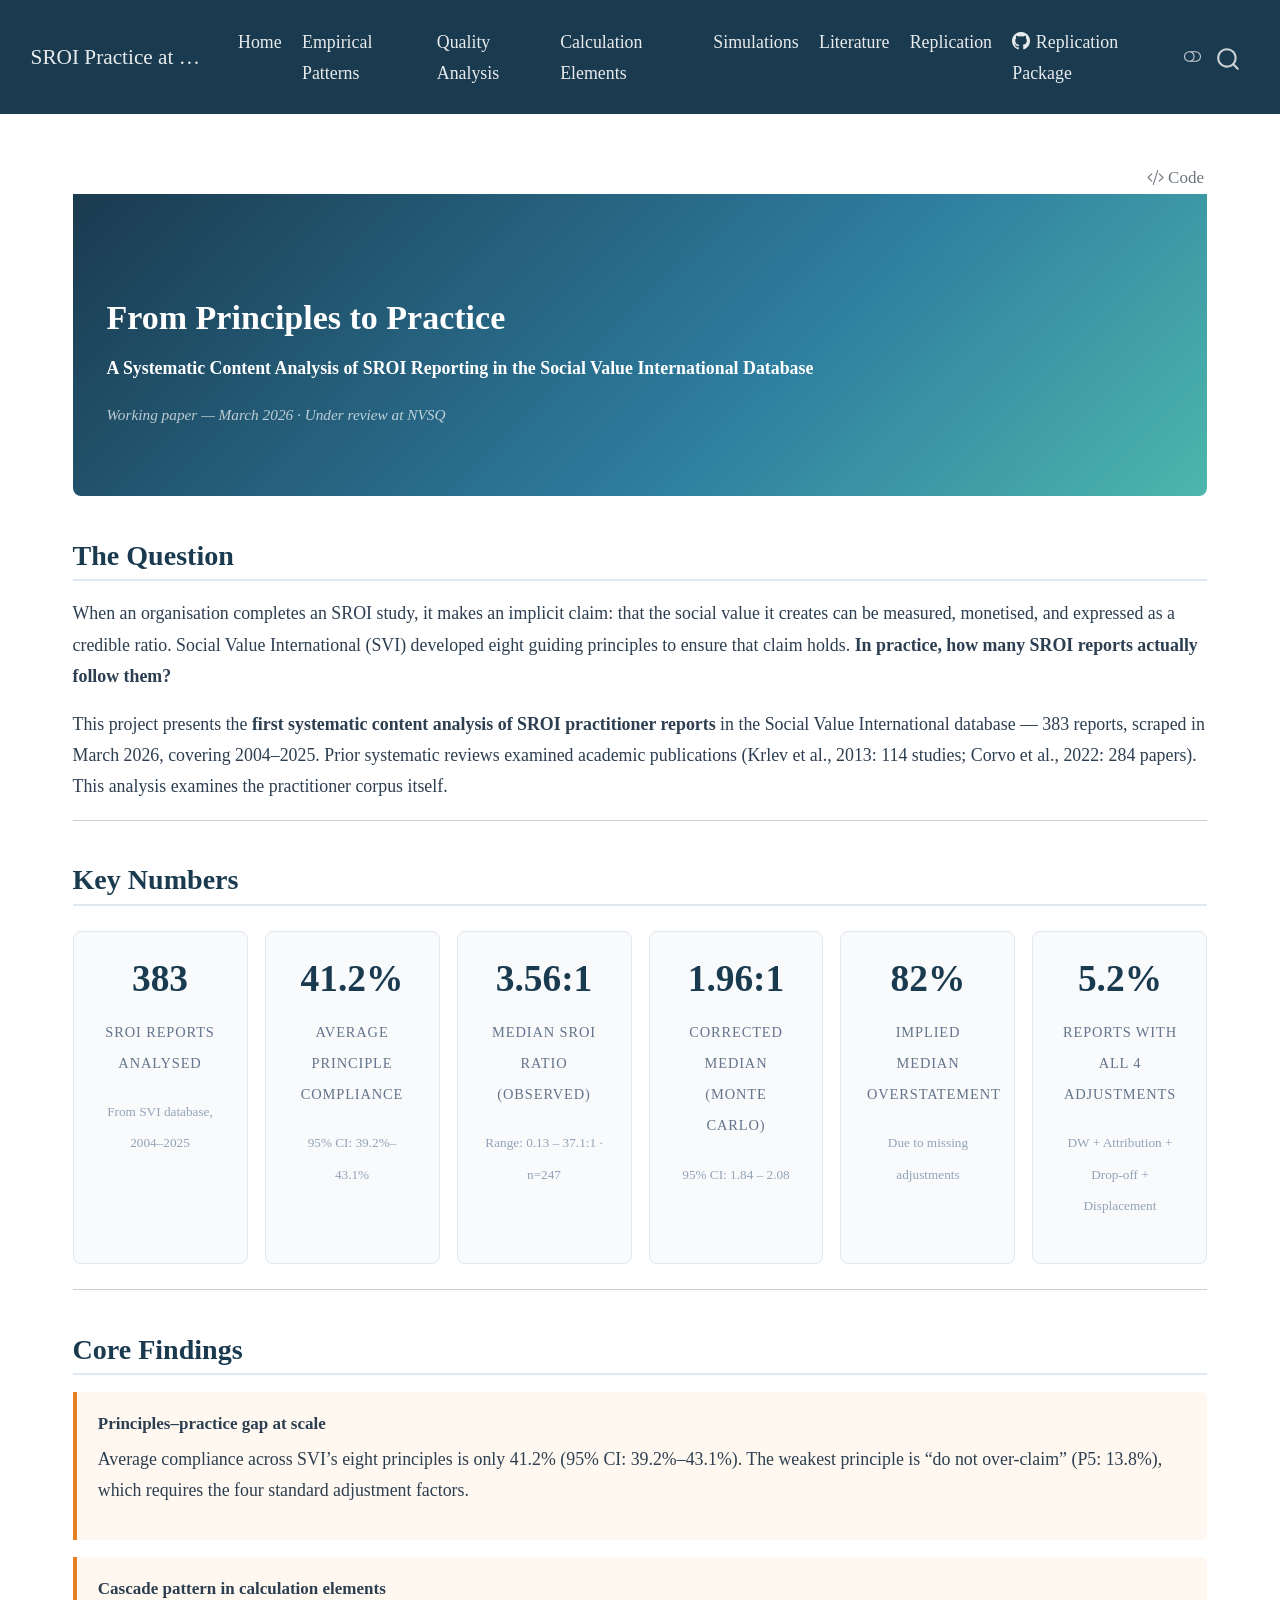
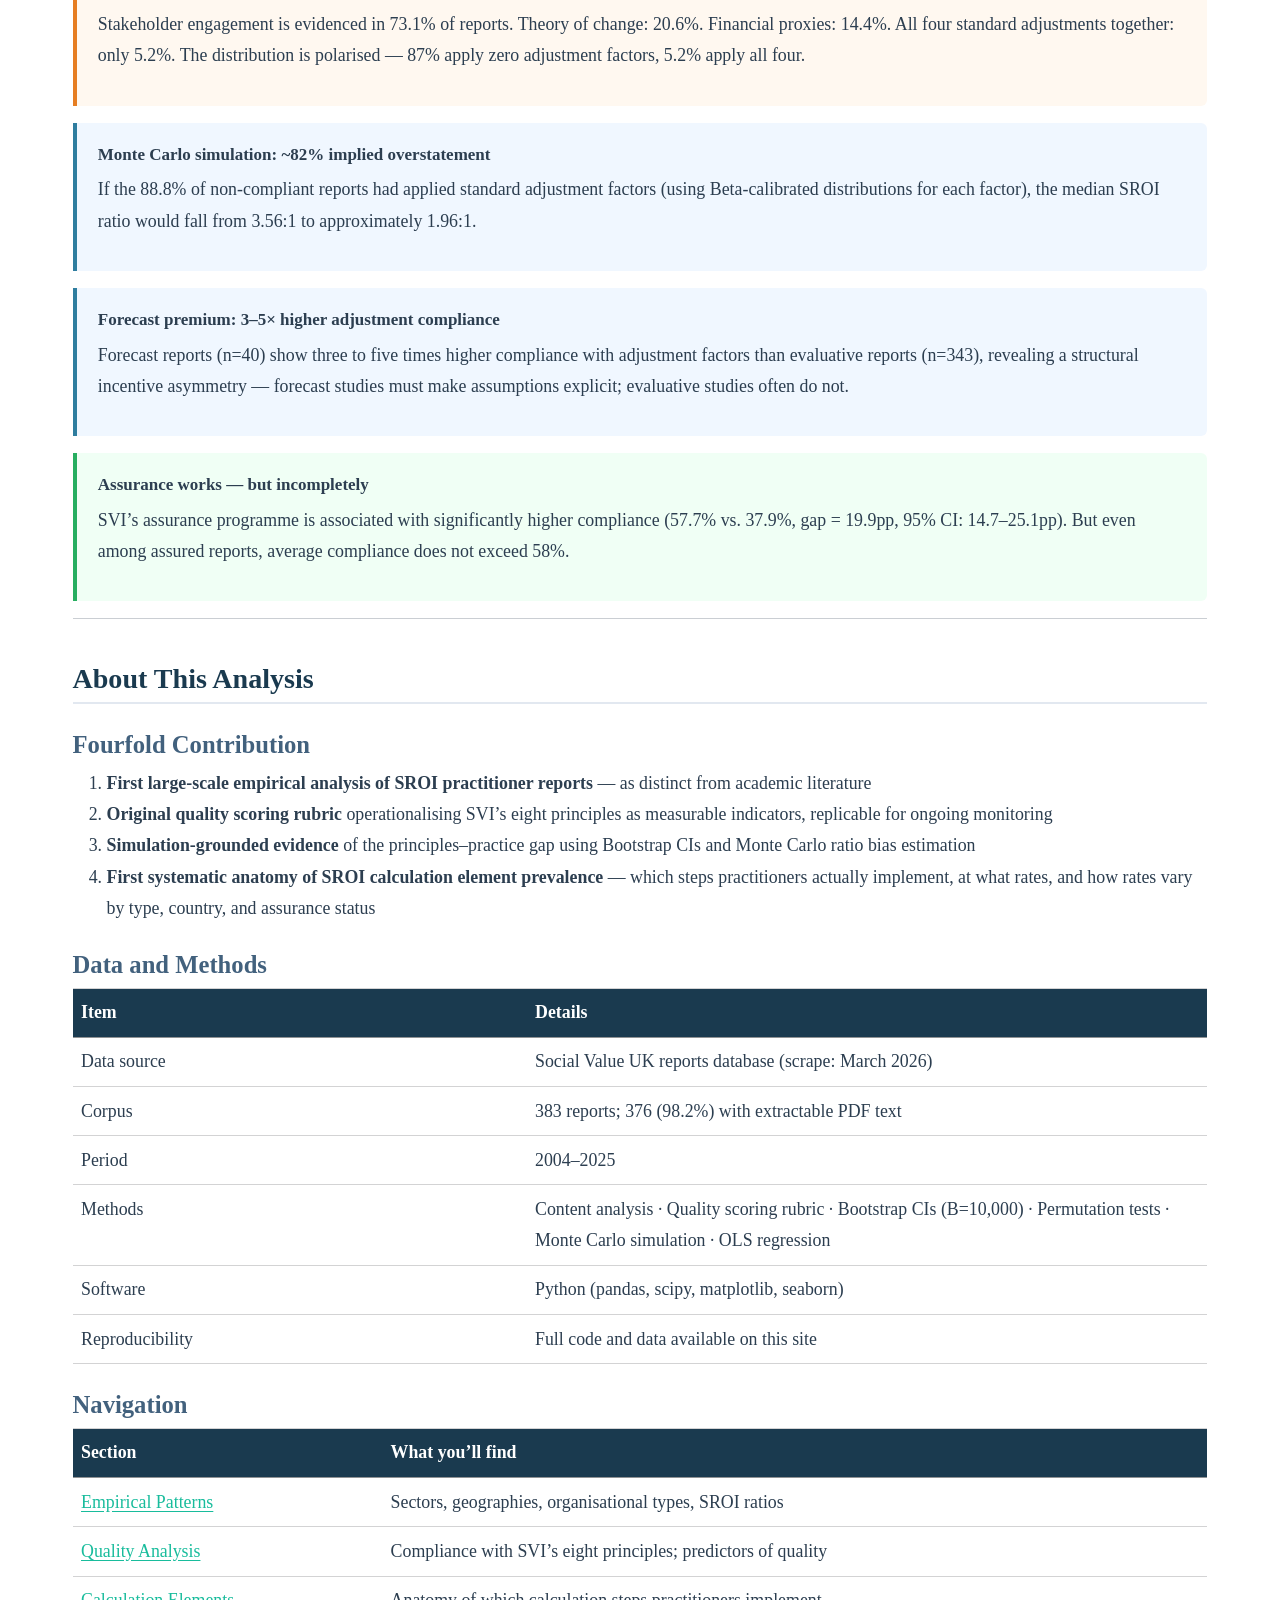
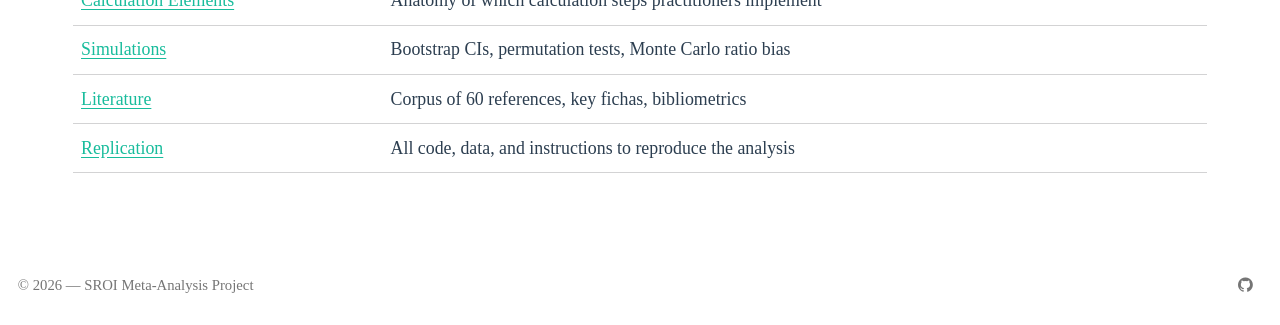
<file: www/docs/index.html>
<!DOCTYPE html>
<html xmlns="http://www.w3.org/1999/xhtml" lang="en" xml:lang="en"><head>

<meta charset="utf-8">
<meta name="generator" content="quarto-1.7.34">

<meta name="viewport" content="width=device-width, initial-scale=1.0, user-scalable=yes">


<title>SROI Practice at Scale</title>
<style>
code{white-space: pre-wrap;}
span.smallcaps{font-variant: small-caps;}
div.columns{display: flex; gap: min(4vw, 1.5em);}
div.column{flex: auto; overflow-x: auto;}
div.hanging-indent{margin-left: 1.5em; text-indent: -1.5em;}
ul.task-list{list-style: none;}
ul.task-list li input[type="checkbox"] {
  width: 0.8em;
  margin: 0 0.8em 0.2em -1em; /* quarto-specific, see https://github.com/quarto-dev/quarto-cli/issues/4556 */ 
  vertical-align: middle;
}
/* CSS for syntax highlighting */
html { -webkit-text-size-adjust: 100%; }
pre > code.sourceCode { white-space: pre; position: relative; }
pre > code.sourceCode > span { display: inline-block; line-height: 1.25; }
pre > code.sourceCode > span:empty { height: 1.2em; }
.sourceCode { overflow: visible; }
code.sourceCode > span { color: inherit; text-decoration: inherit; }
div.sourceCode { margin: 1em 0; }
pre.sourceCode { margin: 0; }
@media screen {
div.sourceCode { overflow: auto; }
}
@media print {
pre > code.sourceCode { white-space: pre-wrap; }
pre > code.sourceCode > span { text-indent: -5em; padding-left: 5em; }
}
pre.numberSource code
  { counter-reset: source-line 0; }
pre.numberSource code > span
  { position: relative; left: -4em; counter-increment: source-line; }
pre.numberSource code > span > a:first-child::before
  { content: counter(source-line);
    position: relative; left: -1em; text-align: right; vertical-align: baseline;
    border: none; display: inline-block;
    -webkit-touch-callout: none; -webkit-user-select: none;
    -khtml-user-select: none; -moz-user-select: none;
    -ms-user-select: none; user-select: none;
    padding: 0 4px; width: 4em;
  }
pre.numberSource { margin-left: 3em;  padding-left: 4px; }
div.sourceCode
  {   }
@media screen {
pre > code.sourceCode > span > a:first-child::before { text-decoration: underline; }
}
</style>


<script src="site_libs/quarto-nav/quarto-nav.js"></script>
<script src="site_libs/quarto-nav/headroom.min.js"></script>
<script src="site_libs/clipboard/clipboard.min.js"></script>
<script src="site_libs/quarto-search/autocomplete.umd.js"></script>
<script src="site_libs/quarto-search/fuse.min.js"></script>
<script src="site_libs/quarto-search/quarto-search.js"></script>
<meta name="quarto:offset" content="./">
<link href="./figures/fig1_sector_distribution.png" rel="icon" type="image/png">
<script src="site_libs/quarto-html/quarto.js" type="module"></script>
<script src="site_libs/quarto-html/tabsets/tabsets.js" type="module"></script>
<script src="site_libs/quarto-html/popper.min.js"></script>
<script src="site_libs/quarto-html/tippy.umd.min.js"></script>
<script src="site_libs/quarto-html/anchor.min.js"></script>
<link href="site_libs/quarto-html/tippy.css" rel="stylesheet">
<link href="site_libs/quarto-html/quarto-syntax-highlighting-9582434199d49cc9e91654cdeeb4866b.css" rel="stylesheet" class="quarto-color-scheme" id="quarto-text-highlighting-styles">
<link href="site_libs/quarto-html/quarto-syntax-highlighting-dark-8dcd8563ea6803ab7cbb3d71ca5772e1.css" rel="stylesheet" class="quarto-color-scheme quarto-color-alternate" id="quarto-text-highlighting-styles">
<link href="site_libs/quarto-html/quarto-syntax-highlighting-9582434199d49cc9e91654cdeeb4866b.css" rel="stylesheet" class="quarto-color-scheme-extra" id="quarto-text-highlighting-styles">
<script src="site_libs/bootstrap/bootstrap.min.js"></script>
<link href="site_libs/bootstrap/bootstrap-icons.css" rel="stylesheet">
<link href="site_libs/bootstrap/bootstrap-93e433daa20d3a4f024ae45a6f5dc548.min.css" rel="stylesheet" append-hash="true" class="quarto-color-scheme" id="quarto-bootstrap" data-mode="light">
<link href="site_libs/bootstrap/bootstrap-dark-053784e53ace314977639f9da3f86154.min.css" rel="stylesheet" append-hash="true" class="quarto-color-scheme quarto-color-alternate" id="quarto-bootstrap" data-mode="dark">
<link href="site_libs/bootstrap/bootstrap-93e433daa20d3a4f024ae45a6f5dc548.min.css" rel="stylesheet" append-hash="true" class="quarto-color-scheme-extra" id="quarto-bootstrap" data-mode="light">
<script id="quarto-search-options" type="application/json">{
  "location": "navbar",
  "copy-button": false,
  "collapse-after": 3,
  "panel-placement": "end",
  "type": "overlay",
  "limit": 50,
  "keyboard-shortcut": [
    "f",
    "/",
    "s"
  ],
  "show-item-context": false,
  "language": {
    "search-no-results-text": "No results",
    "search-matching-documents-text": "matching documents",
    "search-copy-link-title": "Copy link to search",
    "search-hide-matches-text": "Hide additional matches",
    "search-more-match-text": "more match in this document",
    "search-more-matches-text": "more matches in this document",
    "search-clear-button-title": "Clear",
    "search-text-placeholder": "",
    "search-detached-cancel-button-title": "Cancel",
    "search-submit-button-title": "Submit",
    "search-label": "Search"
  }
}</script>
<style>html{ scroll-behavior: smooth; }</style>


<link rel="stylesheet" href="styles.css">
</head>

<body class="nav-fixed quarto-light"><script id="quarto-html-before-body" type="application/javascript">
    const toggleBodyColorMode = (bsSheetEl) => {
      const mode = bsSheetEl.getAttribute("data-mode");
      const bodyEl = window.document.querySelector("body");
      if (mode === "dark") {
        bodyEl.classList.add("quarto-dark");
        bodyEl.classList.remove("quarto-light");
      } else {
        bodyEl.classList.add("quarto-light");
        bodyEl.classList.remove("quarto-dark");
      }
    }
    const toggleBodyColorPrimary = () => {
      const bsSheetEl = window.document.querySelector("link#quarto-bootstrap:not([rel=disabled-stylesheet])");
      if (bsSheetEl) {
        toggleBodyColorMode(bsSheetEl);
      }
    }
    const setColorSchemeToggle = (alternate) => {
      const toggles = window.document.querySelectorAll('.quarto-color-scheme-toggle');
      for (let i=0; i < toggles.length; i++) {
        const toggle = toggles[i];
        if (toggle) {
          if (alternate) {
            toggle.classList.add("alternate");
          } else {
            toggle.classList.remove("alternate");
          }
        }
      }
    };
    const toggleColorMode = (alternate) => {
      // Switch the stylesheets
      const primaryStylesheets = window.document.querySelectorAll('link.quarto-color-scheme:not(.quarto-color-alternate)');
      const alternateStylesheets = window.document.querySelectorAll('link.quarto-color-scheme.quarto-color-alternate');
      manageTransitions('#quarto-margin-sidebar .nav-link', false);
      if (alternate) {
        // note: dark is layered on light, we don't disable primary!
        enableStylesheet(alternateStylesheets);
        for (const sheetNode of alternateStylesheets) {
          if (sheetNode.id === "quarto-bootstrap") {
            toggleBodyColorMode(sheetNode);
          }
        }
      } else {
        disableStylesheet(alternateStylesheets);
        enableStylesheet(primaryStylesheets)
        toggleBodyColorPrimary();
      }
      manageTransitions('#quarto-margin-sidebar .nav-link', true);
      // Switch the toggles
      setColorSchemeToggle(alternate)
      // Hack to workaround the fact that safari doesn't
      // properly recolor the scrollbar when toggling (#1455)
      if (navigator.userAgent.indexOf('Safari') > 0 && navigator.userAgent.indexOf('Chrome') == -1) {
        manageTransitions("body", false);
        window.scrollTo(0, 1);
        setTimeout(() => {
          window.scrollTo(0, 0);
          manageTransitions("body", true);
        }, 40);
      }
    }
    const disableStylesheet = (stylesheets) => {
      for (let i=0; i < stylesheets.length; i++) {
        const stylesheet = stylesheets[i];
        stylesheet.rel = 'disabled-stylesheet';
      }
    }
    const enableStylesheet = (stylesheets) => {
      for (let i=0; i < stylesheets.length; i++) {
        const stylesheet = stylesheets[i];
        if(stylesheet.rel !== 'stylesheet') { // for Chrome, which will still FOUC without this check
          stylesheet.rel = 'stylesheet';
        }
      }
    }
    const manageTransitions = (selector, allowTransitions) => {
      const els = window.document.querySelectorAll(selector);
      for (let i=0; i < els.length; i++) {
        const el = els[i];
        if (allowTransitions) {
          el.classList.remove('notransition');
        } else {
          el.classList.add('notransition');
        }
      }
    }
    const isFileUrl = () => {
      return window.location.protocol === 'file:';
    }
    const hasAlternateSentinel = () => {
      let styleSentinel = getColorSchemeSentinel();
      if (styleSentinel !== null) {
        return styleSentinel === "alternate";
      } else {
        return false;
      }
    }
    const setStyleSentinel = (alternate) => {
      const value = alternate ? "alternate" : "default";
      if (!isFileUrl()) {
        window.localStorage.setItem("quarto-color-scheme", value);
      } else {
        localAlternateSentinel = value;
      }
    }
    const getColorSchemeSentinel = () => {
      if (!isFileUrl()) {
        const storageValue = window.localStorage.getItem("quarto-color-scheme");
        return storageValue != null ? storageValue : localAlternateSentinel;
      } else {
        return localAlternateSentinel;
      }
    }
    const toggleGiscusIfUsed = (isAlternate, darkModeDefault) => {
      const baseTheme = document.querySelector('#giscus-base-theme')?.value ?? 'light';
      const alternateTheme = document.querySelector('#giscus-alt-theme')?.value ?? 'dark';
      let newTheme = '';
      if(authorPrefersDark) {
        newTheme = isAlternate ? baseTheme : alternateTheme;
      } else {
        newTheme = isAlternate ? alternateTheme : baseTheme;
      }
      const changeGiscusTheme = () => {
        // From: https://github.com/giscus/giscus/issues/336
        const sendMessage = (message) => {
          const iframe = document.querySelector('iframe.giscus-frame');
          if (!iframe) return;
          iframe.contentWindow.postMessage({ giscus: message }, 'https://giscus.app');
        }
        sendMessage({
          setConfig: {
            theme: newTheme
          }
        });
      }
      const isGiscussLoaded = window.document.querySelector('iframe.giscus-frame') !== null;
      if (isGiscussLoaded) {
        changeGiscusTheme();
      }
    };
    const authorPrefersDark = false;
    const darkModeDefault = authorPrefersDark;
      document.querySelector('link#quarto-text-highlighting-styles.quarto-color-scheme-extra').rel = 'disabled-stylesheet';
      document.querySelector('link#quarto-bootstrap.quarto-color-scheme-extra').rel = 'disabled-stylesheet';
    let localAlternateSentinel = darkModeDefault ? 'alternate' : 'default';
    // Dark / light mode switch
    window.quartoToggleColorScheme = () => {
      // Read the current dark / light value
      let toAlternate = !hasAlternateSentinel();
      toggleColorMode(toAlternate);
      setStyleSentinel(toAlternate);
      toggleGiscusIfUsed(toAlternate, darkModeDefault);
      window.dispatchEvent(new Event('resize'));
    };
    // Switch to dark mode if need be
    if (hasAlternateSentinel()) {
      toggleColorMode(true);
    } else {
      toggleColorMode(false);
    }
  </script>

<div id="quarto-search-results"></div>
  <header id="quarto-header" class="headroom fixed-top">
    <nav class="navbar navbar-expand-lg " data-bs-theme="dark">
      <div class="navbar-container container-fluid">
      <div class="navbar-brand-container mx-auto">
    <a class="navbar-brand" href="./index.html">
    <span class="navbar-title">SROI Practice at Scale</span>
    </a>
  </div>
            <div id="quarto-search" class="" title="Search"></div>
          <button class="navbar-toggler" type="button" data-bs-toggle="collapse" data-bs-target="#navbarCollapse" aria-controls="navbarCollapse" role="menu" aria-expanded="false" aria-label="Toggle navigation" onclick="if (window.quartoToggleHeadroom) { window.quartoToggleHeadroom(); }">
  <span class="navbar-toggler-icon"></span>
</button>
          <div class="collapse navbar-collapse" id="navbarCollapse">
            <ul class="navbar-nav navbar-nav-scroll me-auto">
  <li class="nav-item">
    <a class="nav-link active" href="./index.html" aria-current="page"> 
<span class="menu-text">Home</span></a>
  </li>  
  <li class="nav-item">
    <a class="nav-link" href="./empirical.html"> 
<span class="menu-text">Empirical Patterns</span></a>
  </li>  
  <li class="nav-item">
    <a class="nav-link" href="./quality.html"> 
<span class="menu-text">Quality Analysis</span></a>
  </li>  
  <li class="nav-item">
    <a class="nav-link" href="./factors.html"> 
<span class="menu-text">Calculation Elements</span></a>
  </li>  
  <li class="nav-item">
    <a class="nav-link" href="./simulations.html"> 
<span class="menu-text">Simulations</span></a>
  </li>  
  <li class="nav-item">
    <a class="nav-link" href="./literature.html"> 
<span class="menu-text">Literature</span></a>
  </li>  
  <li class="nav-item">
    <a class="nav-link" href="./replication.html"> 
<span class="menu-text">Replication</span></a>
  </li>  
</ul>
            <ul class="navbar-nav navbar-nav-scroll ms-auto">
  <li class="nav-item">
    <a class="nav-link" href="https://github.com/jcmunoz-eafit/2026_sroi"> <i class="bi bi-github" role="img">
</i> 
<span class="menu-text">Replication Package</span></a>
  </li>  
</ul>
          </div> <!-- /navcollapse -->
            <div class="quarto-navbar-tools">
  <a href="" class="quarto-color-scheme-toggle quarto-navigation-tool  px-1" onclick="window.quartoToggleColorScheme(); return false;" title="Toggle dark mode"><i class="bi"></i></a>
</div>
      </div> <!-- /container-fluid -->
    </nav>
</header>
<!-- content -->
<div id="quarto-content" class="quarto-container page-columns page-rows-contents page-layout-full page-navbar">
<!-- sidebar -->
<!-- margin-sidebar -->
    
<!-- main -->
<main class="content column-page" id="quarto-document-content"><header id="title-block-header" class="quarto-title-block"><h1 class="title display-7"></h1></header><div class="quarto-title-block"><div class="quarto-title-tools-only"><button type="button" class="btn code-tools-button" id="quarto-code-tools-source"><i class="bi"></i> Code</button></div></div>





<section id="from-principles-to-practice" class="level1 hero-banner">
<h1>From Principles to Practice</h1>
<p><strong>A Systematic Content Analysis of SROI Reporting in the Social Value International Database</strong></p>
<div class="meta">
<p><em>Working paper — March 2026 · Under review at NVSQ</em></p>
</div>
</section>
<section id="the-question" class="level2">
<h2 class="anchored" data-anchor-id="the-question">The Question</h2>
<p>When an organisation completes an SROI study, it makes an implicit claim: that the social value it creates can be measured, monetised, and expressed as a credible ratio. Social Value International (SVI) developed eight guiding principles to ensure that claim holds. <strong>In practice, how many SROI reports actually follow them?</strong></p>
<p>This project presents the <strong>first systematic content analysis of SROI practitioner reports</strong> in the Social Value International database — 383 reports, scraped in March 2026, covering 2004–2025. Prior systematic reviews examined academic publications (Krlev et al., 2013: 114 studies; Corvo et al., 2022: 284 papers). This analysis examines the practitioner corpus itself.</p>
<hr>
</section>
<section id="key-numbers" class="level2">
<h2 class="anchored" data-anchor-id="key-numbers">Key Numbers</h2>
<div class="grid-stats">
<div class="stat-card">
<p><strong>383</strong></p>
<p><span class="stat-label">SROI Reports Analysed</span></p>
<p><span class="stat-ci">From SVI database, 2004–2025</span></p>
</div>
<div class="stat-card">
<p><strong>41.2%</strong></p>
<p><span class="stat-label">Average Principle Compliance</span></p>
<p><span class="stat-ci">95% CI: 39.2%–43.1%</span></p>
</div>
<div class="stat-card">
<p><strong>3.56:1</strong></p>
<p><span class="stat-label">Median SROI Ratio (Observed)</span></p>
<p><span class="stat-ci">Range: 0.13 – 37.1:1 · n=247</span></p>
</div>
<div class="stat-card">
<p><strong>1.96:1</strong></p>
<p><span class="stat-label">Corrected Median (Monte Carlo)</span></p>
<p><span class="stat-ci">95% CI: 1.84 – 2.08</span></p>
</div>
<div class="stat-card">
<p><strong>82%</strong></p>
<p><span class="stat-label">Implied Median Overstatement</span></p>
<p><span class="stat-ci">Due to missing adjustments</span></p>
</div>
<div class="stat-card">
<p><strong>5.2%</strong></p>
<p><span class="stat-label">Reports with All 4 Adjustments</span></p>
<p><span class="stat-ci">DW + Attribution + Drop-off + Displacement</span></p>
</div>
</div>
<hr>
</section>
<section id="core-findings" class="level2">
<h2 class="anchored" data-anchor-id="core-findings">Core Findings</h2>
<div class="finding-card warning">
<p><strong>Principles–practice gap at scale</strong> Average compliance across SVI’s eight principles is only 41.2% (95% CI: 39.2%–43.1%). The weakest principle is “do not over-claim” (P5: 13.8%), which requires the four standard adjustment factors.</p>
</div>
<div class="finding-card warning">
<p><strong>Cascade pattern in calculation elements</strong> Stakeholder engagement is evidenced in 73.1% of reports. Theory of change: 20.6%. Financial proxies: 14.4%. All four standard adjustments together: only 5.2%. The distribution is polarised — 87% apply zero adjustment factors, 5.2% apply all four.</p>
</div>
<div class="finding-card">
<p><strong>Monte Carlo simulation: ~82% implied overstatement</strong> If the 88.8% of non-compliant reports had applied standard adjustment factors (using Beta-calibrated distributions for each factor), the median SROI ratio would fall from 3.56:1 to approximately 1.96:1.</p>
</div>
<div class="finding-card">
<p><strong>Forecast premium: 3–5× higher adjustment compliance</strong> Forecast reports (n=40) show three to five times higher compliance with adjustment factors than evaluative reports (n=343), revealing a structural incentive asymmetry — forecast studies must make assumptions explicit; evaluative studies often do not.</p>
</div>
<div class="finding-card success">
<p><strong>Assurance works — but incompletely</strong> SVI’s assurance programme is associated with significantly higher compliance (57.7% vs.&nbsp;37.9%, gap = 19.9pp, 95% CI: 14.7–25.1pp). But even among assured reports, average compliance does not exceed 58%.</p>
</div>
<hr>
</section>
<section id="about-this-analysis" class="level2">
<h2 class="anchored" data-anchor-id="about-this-analysis">About This Analysis</h2>
<section id="fourfold-contribution" class="level3">
<h3 class="anchored" data-anchor-id="fourfold-contribution">Fourfold Contribution</h3>
<ol type="1">
<li><strong>First large-scale empirical analysis of SROI practitioner reports</strong> — as distinct from academic literature</li>
<li><strong>Original quality scoring rubric</strong> operationalising SVI’s eight principles as measurable indicators, replicable for ongoing monitoring</li>
<li><strong>Simulation-grounded evidence</strong> of the principles–practice gap using Bootstrap CIs and Monte Carlo ratio bias estimation</li>
<li><strong>First systematic anatomy of SROI calculation element prevalence</strong> — which steps practitioners actually implement, at what rates, and how rates vary by type, country, and assurance status</li>
</ol>
</section>
<section id="data-and-methods" class="level3">
<h3 class="anchored" data-anchor-id="data-and-methods">Data and Methods</h3>
<table class="caption-top table">
<colgroup>
<col style="width: 40%">
<col style="width: 60%">
</colgroup>
<thead>
<tr class="header">
<th>Item</th>
<th>Details</th>
</tr>
</thead>
<tbody>
<tr class="odd">
<td>Data source</td>
<td>Social Value UK reports database (scrape: March 2026)</td>
</tr>
<tr class="even">
<td>Corpus</td>
<td>383 reports; 376 (98.2%) with extractable PDF text</td>
</tr>
<tr class="odd">
<td>Period</td>
<td>2004–2025</td>
</tr>
<tr class="even">
<td>Methods</td>
<td>Content analysis · Quality scoring rubric · Bootstrap CIs (B=10,000) · Permutation tests · Monte Carlo simulation · OLS regression</td>
</tr>
<tr class="odd">
<td>Software</td>
<td>Python (pandas, scipy, matplotlib, seaborn)</td>
</tr>
<tr class="even">
<td>Reproducibility</td>
<td>Full code and data available on this site</td>
</tr>
</tbody>
</table>
</section>
<section id="navigation" class="level3">
<h3 class="anchored" data-anchor-id="navigation">Navigation</h3>
<table class="caption-top table">
<thead>
<tr class="header">
<th>Section</th>
<th>What you’ll find</th>
</tr>
</thead>
<tbody>
<tr class="odd">
<td><a href="./empirical.html">Empirical Patterns</a></td>
<td>Sectors, geographies, organisational types, SROI ratios</td>
</tr>
<tr class="even">
<td><a href="./quality.html">Quality Analysis</a></td>
<td>Compliance with SVI’s eight principles; predictors of quality</td>
</tr>
<tr class="odd">
<td><a href="./factors.html">Calculation Elements</a></td>
<td>Anatomy of which calculation steps practitioners implement</td>
</tr>
<tr class="even">
<td><a href="./simulations.html">Simulations</a></td>
<td>Bootstrap CIs, permutation tests, Monte Carlo ratio bias</td>
</tr>
<tr class="odd">
<td><a href="./literature.html">Literature</a></td>
<td>Corpus of 60 references, key fichas, bibliometrics</td>
</tr>
<tr class="even">
<td><a href="./replication.html">Replication</a></td>
<td>All code, data, and instructions to reproduce the analysis</td>
</tr>
</tbody>
</table>


<!-- -->

</section>
</section>

</main> <!-- /main -->
<script id="quarto-html-after-body" type="application/javascript">
  window.document.addEventListener("DOMContentLoaded", function (event) {
    // Ensure there is a toggle, if there isn't float one in the top right
    if (window.document.querySelector('.quarto-color-scheme-toggle') === null) {
      const a = window.document.createElement('a');
      a.classList.add('top-right');
      a.classList.add('quarto-color-scheme-toggle');
      a.href = "";
      a.onclick = function() { try { window.quartoToggleColorScheme(); } catch {} return false; };
      const i = window.document.createElement("i");
      i.classList.add('bi');
      a.appendChild(i);
      window.document.body.appendChild(a);
    }
    setColorSchemeToggle(hasAlternateSentinel())
    const icon = "";
    const anchorJS = new window.AnchorJS();
    anchorJS.options = {
      placement: 'right',
      icon: icon
    };
    anchorJS.add('.anchored');
    const isCodeAnnotation = (el) => {
      for (const clz of el.classList) {
        if (clz.startsWith('code-annotation-')) {                     
          return true;
        }
      }
      return false;
    }
    const onCopySuccess = function(e) {
      // button target
      const button = e.trigger;
      // don't keep focus
      button.blur();
      // flash "checked"
      button.classList.add('code-copy-button-checked');
      var currentTitle = button.getAttribute("title");
      button.setAttribute("title", "Copied!");
      let tooltip;
      if (window.bootstrap) {
        button.setAttribute("data-bs-toggle", "tooltip");
        button.setAttribute("data-bs-placement", "left");
        button.setAttribute("data-bs-title", "Copied!");
        tooltip = new bootstrap.Tooltip(button, 
          { trigger: "manual", 
            customClass: "code-copy-button-tooltip",
            offset: [0, -8]});
        tooltip.show();    
      }
      setTimeout(function() {
        if (tooltip) {
          tooltip.hide();
          button.removeAttribute("data-bs-title");
          button.removeAttribute("data-bs-toggle");
          button.removeAttribute("data-bs-placement");
        }
        button.setAttribute("title", currentTitle);
        button.classList.remove('code-copy-button-checked');
      }, 1000);
      // clear code selection
      e.clearSelection();
    }
    const getTextToCopy = function(trigger) {
        const codeEl = trigger.previousElementSibling.cloneNode(true);
        for (const childEl of codeEl.children) {
          if (isCodeAnnotation(childEl)) {
            childEl.remove();
          }
        }
        return codeEl.innerText;
    }
    const clipboard = new window.ClipboardJS('.code-copy-button:not([data-in-quarto-modal])', {
      text: getTextToCopy
    });
    clipboard.on('success', onCopySuccess);
    if (window.document.getElementById('quarto-embedded-source-code-modal')) {
      const clipboardModal = new window.ClipboardJS('.code-copy-button[data-in-quarto-modal]', {
        text: getTextToCopy,
        container: window.document.getElementById('quarto-embedded-source-code-modal')
      });
      clipboardModal.on('success', onCopySuccess);
    }
    const viewSource = window.document.getElementById('quarto-view-source') ||
                       window.document.getElementById('quarto-code-tools-source');
    if (viewSource) {
      const sourceUrl = viewSource.getAttribute("data-quarto-source-url");
      viewSource.addEventListener("click", function(e) {
        if (sourceUrl) {
          // rstudio viewer pane
          if (/\bcapabilities=\b/.test(window.location)) {
            window.open(sourceUrl);
          } else {
            window.location.href = sourceUrl;
          }
        } else {
          const modal = new bootstrap.Modal(document.getElementById('quarto-embedded-source-code-modal'));
          modal.show();
        }
        return false;
      });
    }
    function toggleCodeHandler(show) {
      return function(e) {
        const detailsSrc = window.document.querySelectorAll(".cell > details > .sourceCode");
        for (let i=0; i<detailsSrc.length; i++) {
          const details = detailsSrc[i].parentElement;
          if (show) {
            details.open = true;
          } else {
            details.removeAttribute("open");
          }
        }
        const cellCodeDivs = window.document.querySelectorAll(".cell > .sourceCode");
        const fromCls = show ? "hidden" : "unhidden";
        const toCls = show ? "unhidden" : "hidden";
        for (let i=0; i<cellCodeDivs.length; i++) {
          const codeDiv = cellCodeDivs[i];
          if (codeDiv.classList.contains(fromCls)) {
            codeDiv.classList.remove(fromCls);
            codeDiv.classList.add(toCls);
          } 
        }
        return false;
      }
    }
    const hideAllCode = window.document.getElementById("quarto-hide-all-code");
    if (hideAllCode) {
      hideAllCode.addEventListener("click", toggleCodeHandler(false));
    }
    const showAllCode = window.document.getElementById("quarto-show-all-code");
    if (showAllCode) {
      showAllCode.addEventListener("click", toggleCodeHandler(true));
    }
      var localhostRegex = new RegExp(/^(?:http|https):\/\/localhost\:?[0-9]*\//);
      var mailtoRegex = new RegExp(/^mailto:/);
        var filterRegex = new RegExp('/' + window.location.host + '/');
      var isInternal = (href) => {
          return filterRegex.test(href) || localhostRegex.test(href) || mailtoRegex.test(href);
      }
      // Inspect non-navigation links and adorn them if external
     var links = window.document.querySelectorAll('a[href]:not(.nav-link):not(.navbar-brand):not(.toc-action):not(.sidebar-link):not(.sidebar-item-toggle):not(.pagination-link):not(.no-external):not([aria-hidden]):not(.dropdown-item):not(.quarto-navigation-tool):not(.about-link)');
      for (var i=0; i<links.length; i++) {
        const link = links[i];
        if (!isInternal(link.href)) {
          // undo the damage that might have been done by quarto-nav.js in the case of
          // links that we want to consider external
          if (link.dataset.originalHref !== undefined) {
            link.href = link.dataset.originalHref;
          }
        }
      }
    function tippyHover(el, contentFn, onTriggerFn, onUntriggerFn) {
      const config = {
        allowHTML: true,
        maxWidth: 500,
        delay: 100,
        arrow: false,
        appendTo: function(el) {
            return el.parentElement;
        },
        interactive: true,
        interactiveBorder: 10,
        theme: 'quarto',
        placement: 'bottom-start',
      };
      if (contentFn) {
        config.content = contentFn;
      }
      if (onTriggerFn) {
        config.onTrigger = onTriggerFn;
      }
      if (onUntriggerFn) {
        config.onUntrigger = onUntriggerFn;
      }
      window.tippy(el, config); 
    }
    const noterefs = window.document.querySelectorAll('a[role="doc-noteref"]');
    for (var i=0; i<noterefs.length; i++) {
      const ref = noterefs[i];
      tippyHover(ref, function() {
        // use id or data attribute instead here
        let href = ref.getAttribute('data-footnote-href') || ref.getAttribute('href');
        try { href = new URL(href).hash; } catch {}
        const id = href.replace(/^#\/?/, "");
        const note = window.document.getElementById(id);
        if (note) {
          return note.innerHTML;
        } else {
          return "";
        }
      });
    }
    const xrefs = window.document.querySelectorAll('a.quarto-xref');
    const processXRef = (id, note) => {
      // Strip column container classes
      const stripColumnClz = (el) => {
        el.classList.remove("page-full", "page-columns");
        if (el.children) {
          for (const child of el.children) {
            stripColumnClz(child);
          }
        }
      }
      stripColumnClz(note)
      if (id === null || id.startsWith('sec-')) {
        // Special case sections, only their first couple elements
        const container = document.createElement("div");
        if (note.children && note.children.length > 2) {
          container.appendChild(note.children[0].cloneNode(true));
          for (let i = 1; i < note.children.length; i++) {
            const child = note.children[i];
            if (child.tagName === "P" && child.innerText === "") {
              continue;
            } else {
              container.appendChild(child.cloneNode(true));
              break;
            }
          }
          if (window.Quarto?.typesetMath) {
            window.Quarto.typesetMath(container);
          }
          return container.innerHTML
        } else {
          if (window.Quarto?.typesetMath) {
            window.Quarto.typesetMath(note);
          }
          return note.innerHTML;
        }
      } else {
        // Remove any anchor links if they are present
        const anchorLink = note.querySelector('a.anchorjs-link');
        if (anchorLink) {
          anchorLink.remove();
        }
        if (window.Quarto?.typesetMath) {
          window.Quarto.typesetMath(note);
        }
        if (note.classList.contains("callout")) {
          return note.outerHTML;
        } else {
          return note.innerHTML;
        }
      }
    }
    for (var i=0; i<xrefs.length; i++) {
      const xref = xrefs[i];
      tippyHover(xref, undefined, function(instance) {
        instance.disable();
        let url = xref.getAttribute('href');
        let hash = undefined; 
        if (url.startsWith('#')) {
          hash = url;
        } else {
          try { hash = new URL(url).hash; } catch {}
        }
        if (hash) {
          const id = hash.replace(/^#\/?/, "");
          const note = window.document.getElementById(id);
          if (note !== null) {
            try {
              const html = processXRef(id, note.cloneNode(true));
              instance.setContent(html);
            } finally {
              instance.enable();
              instance.show();
            }
          } else {
            // See if we can fetch this
            fetch(url.split('#')[0])
            .then(res => res.text())
            .then(html => {
              const parser = new DOMParser();
              const htmlDoc = parser.parseFromString(html, "text/html");
              const note = htmlDoc.getElementById(id);
              if (note !== null) {
                const html = processXRef(id, note);
                instance.setContent(html);
              } 
            }).finally(() => {
              instance.enable();
              instance.show();
            });
          }
        } else {
          // See if we can fetch a full url (with no hash to target)
          // This is a special case and we should probably do some content thinning / targeting
          fetch(url)
          .then(res => res.text())
          .then(html => {
            const parser = new DOMParser();
            const htmlDoc = parser.parseFromString(html, "text/html");
            const note = htmlDoc.querySelector('main.content');
            if (note !== null) {
              // This should only happen for chapter cross references
              // (since there is no id in the URL)
              // remove the first header
              if (note.children.length > 0 && note.children[0].tagName === "HEADER") {
                note.children[0].remove();
              }
              const html = processXRef(null, note);
              instance.setContent(html);
            } 
          }).finally(() => {
            instance.enable();
            instance.show();
          });
        }
      }, function(instance) {
      });
    }
        let selectedAnnoteEl;
        const selectorForAnnotation = ( cell, annotation) => {
          let cellAttr = 'data-code-cell="' + cell + '"';
          let lineAttr = 'data-code-annotation="' +  annotation + '"';
          const selector = 'span[' + cellAttr + '][' + lineAttr + ']';
          return selector;
        }
        const selectCodeLines = (annoteEl) => {
          const doc = window.document;
          const targetCell = annoteEl.getAttribute("data-target-cell");
          const targetAnnotation = annoteEl.getAttribute("data-target-annotation");
          const annoteSpan = window.document.querySelector(selectorForAnnotation(targetCell, targetAnnotation));
          const lines = annoteSpan.getAttribute("data-code-lines").split(",");
          const lineIds = lines.map((line) => {
            return targetCell + "-" + line;
          })
          let top = null;
          let height = null;
          let parent = null;
          if (lineIds.length > 0) {
              //compute the position of the single el (top and bottom and make a div)
              const el = window.document.getElementById(lineIds[0]);
              top = el.offsetTop;
              height = el.offsetHeight;
              parent = el.parentElement.parentElement;
            if (lineIds.length > 1) {
              const lastEl = window.document.getElementById(lineIds[lineIds.length - 1]);
              const bottom = lastEl.offsetTop + lastEl.offsetHeight;
              height = bottom - top;
            }
            if (top !== null && height !== null && parent !== null) {
              // cook up a div (if necessary) and position it 
              let div = window.document.getElementById("code-annotation-line-highlight");
              if (div === null) {
                div = window.document.createElement("div");
                div.setAttribute("id", "code-annotation-line-highlight");
                div.style.position = 'absolute';
                parent.appendChild(div);
              }
              div.style.top = top - 2 + "px";
              div.style.height = height + 4 + "px";
              div.style.left = 0;
              let gutterDiv = window.document.getElementById("code-annotation-line-highlight-gutter");
              if (gutterDiv === null) {
                gutterDiv = window.document.createElement("div");
                gutterDiv.setAttribute("id", "code-annotation-line-highlight-gutter");
                gutterDiv.style.position = 'absolute';
                const codeCell = window.document.getElementById(targetCell);
                const gutter = codeCell.querySelector('.code-annotation-gutter');
                gutter.appendChild(gutterDiv);
              }
              gutterDiv.style.top = top - 2 + "px";
              gutterDiv.style.height = height + 4 + "px";
            }
            selectedAnnoteEl = annoteEl;
          }
        };
        const unselectCodeLines = () => {
          const elementsIds = ["code-annotation-line-highlight", "code-annotation-line-highlight-gutter"];
          elementsIds.forEach((elId) => {
            const div = window.document.getElementById(elId);
            if (div) {
              div.remove();
            }
          });
          selectedAnnoteEl = undefined;
        };
          // Handle positioning of the toggle
      window.addEventListener(
        "resize",
        throttle(() => {
          elRect = undefined;
          if (selectedAnnoteEl) {
            selectCodeLines(selectedAnnoteEl);
          }
        }, 10)
      );
      function throttle(fn, ms) {
      let throttle = false;
      let timer;
        return (...args) => {
          if(!throttle) { // first call gets through
              fn.apply(this, args);
              throttle = true;
          } else { // all the others get throttled
              if(timer) clearTimeout(timer); // cancel #2
              timer = setTimeout(() => {
                fn.apply(this, args);
                timer = throttle = false;
              }, ms);
          }
        };
      }
        // Attach click handler to the DT
        const annoteDls = window.document.querySelectorAll('dt[data-target-cell]');
        for (const annoteDlNode of annoteDls) {
          annoteDlNode.addEventListener('click', (event) => {
            const clickedEl = event.target;
            if (clickedEl !== selectedAnnoteEl) {
              unselectCodeLines();
              const activeEl = window.document.querySelector('dt[data-target-cell].code-annotation-active');
              if (activeEl) {
                activeEl.classList.remove('code-annotation-active');
              }
              selectCodeLines(clickedEl);
              clickedEl.classList.add('code-annotation-active');
            } else {
              // Unselect the line
              unselectCodeLines();
              clickedEl.classList.remove('code-annotation-active');
            }
          });
        }
    const findCites = (el) => {
      const parentEl = el.parentElement;
      if (parentEl) {
        const cites = parentEl.dataset.cites;
        if (cites) {
          return {
            el,
            cites: cites.split(' ')
          };
        } else {
          return findCites(el.parentElement)
        }
      } else {
        return undefined;
      }
    };
    var bibliorefs = window.document.querySelectorAll('a[role="doc-biblioref"]');
    for (var i=0; i<bibliorefs.length; i++) {
      const ref = bibliorefs[i];
      const citeInfo = findCites(ref);
      if (citeInfo) {
        tippyHover(citeInfo.el, function() {
          var popup = window.document.createElement('div');
          citeInfo.cites.forEach(function(cite) {
            var citeDiv = window.document.createElement('div');
            citeDiv.classList.add('hanging-indent');
            citeDiv.classList.add('csl-entry');
            var biblioDiv = window.document.getElementById('ref-' + cite);
            if (biblioDiv) {
              citeDiv.innerHTML = biblioDiv.innerHTML;
            }
            popup.appendChild(citeDiv);
          });
          return popup.innerHTML;
        });
      }
    }
  });
  </script><div class="modal fade" id="quarto-embedded-source-code-modal" tabindex="-1" aria-labelledby="quarto-embedded-source-code-modal-label" aria-hidden="true"><div class="modal-dialog modal-dialog-scrollable"><div class="modal-content"><div class="modal-header"><h5 class="modal-title" id="quarto-embedded-source-code-modal-label">Source Code</h5><button class="btn-close" data-bs-dismiss="modal"></button></div><div class="modal-body"><div class="">
<div class="sourceCode" id="cb1" data-shortcodes="false"><pre class="sourceCode markdown code-with-copy"><code class="sourceCode markdown"><span id="cb1-1"><a href="#cb1-1" aria-hidden="true" tabindex="-1"></a><span class="co">---</span></span>
<span id="cb1-2"><a href="#cb1-2" aria-hidden="true" tabindex="-1"></a><span class="an">title:</span><span class="co"> ""</span></span>
<span id="cb1-3"><a href="#cb1-3" aria-hidden="true" tabindex="-1"></a><span class="an">page-layout:</span><span class="co"> full</span></span>
<span id="cb1-4"><a href="#cb1-4" aria-hidden="true" tabindex="-1"></a><span class="an">toc:</span><span class="co"> false</span></span>
<span id="cb1-5"><a href="#cb1-5" aria-hidden="true" tabindex="-1"></a><span class="co">---</span></span>
<span id="cb1-6"><a href="#cb1-6" aria-hidden="true" tabindex="-1"></a></span>
<span id="cb1-7"><a href="#cb1-7" aria-hidden="true" tabindex="-1"></a>::: {.hero-banner}</span>
<span id="cb1-8"><a href="#cb1-8" aria-hidden="true" tabindex="-1"></a><span class="fu"># From Principles to Practice</span></span>
<span id="cb1-9"><a href="#cb1-9" aria-hidden="true" tabindex="-1"></a></span>
<span id="cb1-10"><a href="#cb1-10" aria-hidden="true" tabindex="-1"></a>**A Systematic Content Analysis of SROI Reporting in the Social Value International Database**</span>
<span id="cb1-11"><a href="#cb1-11" aria-hidden="true" tabindex="-1"></a></span>
<span id="cb1-12"><a href="#cb1-12" aria-hidden="true" tabindex="-1"></a>::: {.meta}</span>
<span id="cb1-13"><a href="#cb1-13" aria-hidden="true" tabindex="-1"></a>*Working paper — March 2026 · Under review at NVSQ*</span>
<span id="cb1-14"><a href="#cb1-14" aria-hidden="true" tabindex="-1"></a>:::</span>
<span id="cb1-15"><a href="#cb1-15" aria-hidden="true" tabindex="-1"></a>:::</span>
<span id="cb1-16"><a href="#cb1-16" aria-hidden="true" tabindex="-1"></a></span>
<span id="cb1-17"><a href="#cb1-17" aria-hidden="true" tabindex="-1"></a><span class="fu">## The Question</span></span>
<span id="cb1-18"><a href="#cb1-18" aria-hidden="true" tabindex="-1"></a></span>
<span id="cb1-19"><a href="#cb1-19" aria-hidden="true" tabindex="-1"></a>When an organisation completes an SROI study, it makes an implicit claim: that the social value it creates can be measured, monetised, and expressed as a credible ratio. Social Value International (SVI) developed eight guiding principles to ensure that claim holds. **In practice, how many SROI reports actually follow them?**</span>
<span id="cb1-20"><a href="#cb1-20" aria-hidden="true" tabindex="-1"></a></span>
<span id="cb1-21"><a href="#cb1-21" aria-hidden="true" tabindex="-1"></a>This project presents the **first systematic content analysis of SROI practitioner reports** in the Social Value International database — 383 reports, scraped in March 2026, covering 2004–2025. Prior systematic reviews examined academic publications (Krlev et al., 2013: 114 studies; Corvo et al., 2022: 284 papers). This analysis examines the practitioner corpus itself.</span>
<span id="cb1-22"><a href="#cb1-22" aria-hidden="true" tabindex="-1"></a></span>
<span id="cb1-23"><a href="#cb1-23" aria-hidden="true" tabindex="-1"></a>---</span>
<span id="cb1-24"><a href="#cb1-24" aria-hidden="true" tabindex="-1"></a></span>
<span id="cb1-25"><a href="#cb1-25" aria-hidden="true" tabindex="-1"></a><span class="fu">## Key Numbers</span></span>
<span id="cb1-26"><a href="#cb1-26" aria-hidden="true" tabindex="-1"></a></span>
<span id="cb1-27"><a href="#cb1-27" aria-hidden="true" tabindex="-1"></a>::: {.grid-stats}</span>
<span id="cb1-28"><a href="#cb1-28" aria-hidden="true" tabindex="-1"></a></span>
<span id="cb1-29"><a href="#cb1-29" aria-hidden="true" tabindex="-1"></a>::: {.stat-card}</span>
<span id="cb1-30"><a href="#cb1-30" aria-hidden="true" tabindex="-1"></a>**383**</span>
<span id="cb1-31"><a href="#cb1-31" aria-hidden="true" tabindex="-1"></a></span>
<span id="cb1-32"><a href="#cb1-32" aria-hidden="true" tabindex="-1"></a><span class="co">[</span><span class="ot">SROI Reports Analysed</span><span class="co">]</span>{.stat-label}</span>
<span id="cb1-33"><a href="#cb1-33" aria-hidden="true" tabindex="-1"></a></span>
<span id="cb1-34"><a href="#cb1-34" aria-hidden="true" tabindex="-1"></a><span class="co">[</span><span class="ot">From SVI database, 2004–2025</span><span class="co">]</span>{.stat-ci}</span>
<span id="cb1-35"><a href="#cb1-35" aria-hidden="true" tabindex="-1"></a>:::</span>
<span id="cb1-36"><a href="#cb1-36" aria-hidden="true" tabindex="-1"></a></span>
<span id="cb1-37"><a href="#cb1-37" aria-hidden="true" tabindex="-1"></a>::: {.stat-card}</span>
<span id="cb1-38"><a href="#cb1-38" aria-hidden="true" tabindex="-1"></a>**41.2%**</span>
<span id="cb1-39"><a href="#cb1-39" aria-hidden="true" tabindex="-1"></a></span>
<span id="cb1-40"><a href="#cb1-40" aria-hidden="true" tabindex="-1"></a><span class="co">[</span><span class="ot">Average Principle Compliance</span><span class="co">]</span>{.stat-label}</span>
<span id="cb1-41"><a href="#cb1-41" aria-hidden="true" tabindex="-1"></a></span>
<span id="cb1-42"><a href="#cb1-42" aria-hidden="true" tabindex="-1"></a><span class="co">[</span><span class="ot">95% CI: 39.2%–43.1%</span><span class="co">]</span>{.stat-ci}</span>
<span id="cb1-43"><a href="#cb1-43" aria-hidden="true" tabindex="-1"></a>:::</span>
<span id="cb1-44"><a href="#cb1-44" aria-hidden="true" tabindex="-1"></a></span>
<span id="cb1-45"><a href="#cb1-45" aria-hidden="true" tabindex="-1"></a>::: {.stat-card}</span>
<span id="cb1-46"><a href="#cb1-46" aria-hidden="true" tabindex="-1"></a>**3.56:1**</span>
<span id="cb1-47"><a href="#cb1-47" aria-hidden="true" tabindex="-1"></a></span>
<span id="cb1-48"><a href="#cb1-48" aria-hidden="true" tabindex="-1"></a><span class="co">[</span><span class="ot">Median SROI Ratio (Observed)</span><span class="co">]</span>{.stat-label}</span>
<span id="cb1-49"><a href="#cb1-49" aria-hidden="true" tabindex="-1"></a></span>
<span id="cb1-50"><a href="#cb1-50" aria-hidden="true" tabindex="-1"></a><span class="co">[</span><span class="ot">Range: 0.13 – 37.1:1 · n=247</span><span class="co">]</span>{.stat-ci}</span>
<span id="cb1-51"><a href="#cb1-51" aria-hidden="true" tabindex="-1"></a>:::</span>
<span id="cb1-52"><a href="#cb1-52" aria-hidden="true" tabindex="-1"></a></span>
<span id="cb1-53"><a href="#cb1-53" aria-hidden="true" tabindex="-1"></a>::: {.stat-card}</span>
<span id="cb1-54"><a href="#cb1-54" aria-hidden="true" tabindex="-1"></a>**1.96:1**</span>
<span id="cb1-55"><a href="#cb1-55" aria-hidden="true" tabindex="-1"></a></span>
<span id="cb1-56"><a href="#cb1-56" aria-hidden="true" tabindex="-1"></a><span class="co">[</span><span class="ot">Corrected Median (Monte Carlo)</span><span class="co">]</span>{.stat-label}</span>
<span id="cb1-57"><a href="#cb1-57" aria-hidden="true" tabindex="-1"></a></span>
<span id="cb1-58"><a href="#cb1-58" aria-hidden="true" tabindex="-1"></a><span class="co">[</span><span class="ot">95% CI: 1.84 – 2.08</span><span class="co">]</span>{.stat-ci}</span>
<span id="cb1-59"><a href="#cb1-59" aria-hidden="true" tabindex="-1"></a>:::</span>
<span id="cb1-60"><a href="#cb1-60" aria-hidden="true" tabindex="-1"></a></span>
<span id="cb1-61"><a href="#cb1-61" aria-hidden="true" tabindex="-1"></a>::: {.stat-card}</span>
<span id="cb1-62"><a href="#cb1-62" aria-hidden="true" tabindex="-1"></a>**82%**</span>
<span id="cb1-63"><a href="#cb1-63" aria-hidden="true" tabindex="-1"></a></span>
<span id="cb1-64"><a href="#cb1-64" aria-hidden="true" tabindex="-1"></a><span class="co">[</span><span class="ot">Implied Median Overstatement</span><span class="co">]</span>{.stat-label}</span>
<span id="cb1-65"><a href="#cb1-65" aria-hidden="true" tabindex="-1"></a></span>
<span id="cb1-66"><a href="#cb1-66" aria-hidden="true" tabindex="-1"></a><span class="co">[</span><span class="ot">Due to missing adjustments</span><span class="co">]</span>{.stat-ci}</span>
<span id="cb1-67"><a href="#cb1-67" aria-hidden="true" tabindex="-1"></a>:::</span>
<span id="cb1-68"><a href="#cb1-68" aria-hidden="true" tabindex="-1"></a></span>
<span id="cb1-69"><a href="#cb1-69" aria-hidden="true" tabindex="-1"></a>::: {.stat-card}</span>
<span id="cb1-70"><a href="#cb1-70" aria-hidden="true" tabindex="-1"></a>**5.2%**</span>
<span id="cb1-71"><a href="#cb1-71" aria-hidden="true" tabindex="-1"></a></span>
<span id="cb1-72"><a href="#cb1-72" aria-hidden="true" tabindex="-1"></a><span class="co">[</span><span class="ot">Reports with All 4 Adjustments</span><span class="co">]</span>{.stat-label}</span>
<span id="cb1-73"><a href="#cb1-73" aria-hidden="true" tabindex="-1"></a></span>
<span id="cb1-74"><a href="#cb1-74" aria-hidden="true" tabindex="-1"></a><span class="co">[</span><span class="ot">DW + Attribution + Drop-off + Displacement</span><span class="co">]</span>{.stat-ci}</span>
<span id="cb1-75"><a href="#cb1-75" aria-hidden="true" tabindex="-1"></a>:::</span>
<span id="cb1-76"><a href="#cb1-76" aria-hidden="true" tabindex="-1"></a></span>
<span id="cb1-77"><a href="#cb1-77" aria-hidden="true" tabindex="-1"></a>:::</span>
<span id="cb1-78"><a href="#cb1-78" aria-hidden="true" tabindex="-1"></a></span>
<span id="cb1-79"><a href="#cb1-79" aria-hidden="true" tabindex="-1"></a>---</span>
<span id="cb1-80"><a href="#cb1-80" aria-hidden="true" tabindex="-1"></a></span>
<span id="cb1-81"><a href="#cb1-81" aria-hidden="true" tabindex="-1"></a><span class="fu">## Core Findings</span></span>
<span id="cb1-82"><a href="#cb1-82" aria-hidden="true" tabindex="-1"></a></span>
<span id="cb1-83"><a href="#cb1-83" aria-hidden="true" tabindex="-1"></a>::: {.finding-card .warning}</span>
<span id="cb1-84"><a href="#cb1-84" aria-hidden="true" tabindex="-1"></a>**Principles–practice gap at scale**</span>
<span id="cb1-85"><a href="#cb1-85" aria-hidden="true" tabindex="-1"></a>Average compliance across SVI's eight principles is only 41.2% (95% CI: 39.2%–43.1%). The weakest principle is "do not over-claim" (P5: 13.8%), which requires the four standard adjustment factors.</span>
<span id="cb1-86"><a href="#cb1-86" aria-hidden="true" tabindex="-1"></a>:::</span>
<span id="cb1-87"><a href="#cb1-87" aria-hidden="true" tabindex="-1"></a></span>
<span id="cb1-88"><a href="#cb1-88" aria-hidden="true" tabindex="-1"></a>::: {.finding-card .warning}</span>
<span id="cb1-89"><a href="#cb1-89" aria-hidden="true" tabindex="-1"></a>**Cascade pattern in calculation elements**</span>
<span id="cb1-90"><a href="#cb1-90" aria-hidden="true" tabindex="-1"></a>Stakeholder engagement is evidenced in 73.1% of reports. Theory of change: 20.6%. Financial proxies: 14.4%. All four standard adjustments together: only 5.2%. The distribution is polarised — 87% apply zero adjustment factors, 5.2% apply all four.</span>
<span id="cb1-91"><a href="#cb1-91" aria-hidden="true" tabindex="-1"></a>:::</span>
<span id="cb1-92"><a href="#cb1-92" aria-hidden="true" tabindex="-1"></a></span>
<span id="cb1-93"><a href="#cb1-93" aria-hidden="true" tabindex="-1"></a>::: {.finding-card}</span>
<span id="cb1-94"><a href="#cb1-94" aria-hidden="true" tabindex="-1"></a>**Monte Carlo simulation: ~82% implied overstatement**</span>
<span id="cb1-95"><a href="#cb1-95" aria-hidden="true" tabindex="-1"></a>If the 88.8% of non-compliant reports had applied standard adjustment factors (using Beta-calibrated distributions for each factor), the median SROI ratio would fall from 3.56:1 to approximately 1.96:1.</span>
<span id="cb1-96"><a href="#cb1-96" aria-hidden="true" tabindex="-1"></a>:::</span>
<span id="cb1-97"><a href="#cb1-97" aria-hidden="true" tabindex="-1"></a></span>
<span id="cb1-98"><a href="#cb1-98" aria-hidden="true" tabindex="-1"></a>::: {.finding-card}</span>
<span id="cb1-99"><a href="#cb1-99" aria-hidden="true" tabindex="-1"></a>**Forecast premium: 3–5× higher adjustment compliance**</span>
<span id="cb1-100"><a href="#cb1-100" aria-hidden="true" tabindex="-1"></a>Forecast reports (n=40) show three to five times higher compliance with adjustment factors than evaluative reports (n=343), revealing a structural incentive asymmetry — forecast studies must make assumptions explicit; evaluative studies often do not.</span>
<span id="cb1-101"><a href="#cb1-101" aria-hidden="true" tabindex="-1"></a>:::</span>
<span id="cb1-102"><a href="#cb1-102" aria-hidden="true" tabindex="-1"></a></span>
<span id="cb1-103"><a href="#cb1-103" aria-hidden="true" tabindex="-1"></a>::: {.finding-card .success}</span>
<span id="cb1-104"><a href="#cb1-104" aria-hidden="true" tabindex="-1"></a>**Assurance works — but incompletely**</span>
<span id="cb1-105"><a href="#cb1-105" aria-hidden="true" tabindex="-1"></a>SVI's assurance programme is associated with significantly higher compliance (57.7% vs. 37.9%, gap = 19.9pp, 95% CI: 14.7–25.1pp). But even among assured reports, average compliance does not exceed 58%.</span>
<span id="cb1-106"><a href="#cb1-106" aria-hidden="true" tabindex="-1"></a>:::</span>
<span id="cb1-107"><a href="#cb1-107" aria-hidden="true" tabindex="-1"></a></span>
<span id="cb1-108"><a href="#cb1-108" aria-hidden="true" tabindex="-1"></a>---</span>
<span id="cb1-109"><a href="#cb1-109" aria-hidden="true" tabindex="-1"></a></span>
<span id="cb1-110"><a href="#cb1-110" aria-hidden="true" tabindex="-1"></a><span class="fu">## About This Analysis</span></span>
<span id="cb1-111"><a href="#cb1-111" aria-hidden="true" tabindex="-1"></a></span>
<span id="cb1-112"><a href="#cb1-112" aria-hidden="true" tabindex="-1"></a><span class="fu">### Fourfold Contribution</span></span>
<span id="cb1-113"><a href="#cb1-113" aria-hidden="true" tabindex="-1"></a></span>
<span id="cb1-114"><a href="#cb1-114" aria-hidden="true" tabindex="-1"></a><span class="ss">1. </span>**First large-scale empirical analysis of SROI practitioner reports** — as distinct from academic literature</span>
<span id="cb1-115"><a href="#cb1-115" aria-hidden="true" tabindex="-1"></a><span class="ss">2. </span>**Original quality scoring rubric** operationalising SVI's eight principles as measurable indicators, replicable for ongoing monitoring</span>
<span id="cb1-116"><a href="#cb1-116" aria-hidden="true" tabindex="-1"></a><span class="ss">3. </span>**Simulation-grounded evidence** of the principles–practice gap using Bootstrap CIs and Monte Carlo ratio bias estimation</span>
<span id="cb1-117"><a href="#cb1-117" aria-hidden="true" tabindex="-1"></a><span class="ss">4. </span>**First systematic anatomy of SROI calculation element prevalence** — which steps practitioners actually implement, at what rates, and how rates vary by type, country, and assurance status</span>
<span id="cb1-118"><a href="#cb1-118" aria-hidden="true" tabindex="-1"></a></span>
<span id="cb1-119"><a href="#cb1-119" aria-hidden="true" tabindex="-1"></a><span class="fu">### Data and Methods</span></span>
<span id="cb1-120"><a href="#cb1-120" aria-hidden="true" tabindex="-1"></a></span>
<span id="cb1-121"><a href="#cb1-121" aria-hidden="true" tabindex="-1"></a><span class="pp">|</span> Item <span class="pp">|</span> Details <span class="pp">|</span></span>
<span id="cb1-122"><a href="#cb1-122" aria-hidden="true" tabindex="-1"></a><span class="pp">|------|---------|</span></span>
<span id="cb1-123"><a href="#cb1-123" aria-hidden="true" tabindex="-1"></a><span class="pp">|</span> Data source <span class="pp">|</span> Social Value UK reports database (scrape: March 2026) <span class="pp">|</span></span>
<span id="cb1-124"><a href="#cb1-124" aria-hidden="true" tabindex="-1"></a><span class="pp">|</span> Corpus <span class="pp">|</span> 383 reports; 376 (98.2%) with extractable PDF text <span class="pp">|</span></span>
<span id="cb1-125"><a href="#cb1-125" aria-hidden="true" tabindex="-1"></a><span class="pp">|</span> Period <span class="pp">|</span> 2004–2025 <span class="pp">|</span></span>
<span id="cb1-126"><a href="#cb1-126" aria-hidden="true" tabindex="-1"></a><span class="pp">|</span> Methods <span class="pp">|</span> Content analysis · Quality scoring rubric · Bootstrap CIs (B=10,000) · Permutation tests · Monte Carlo simulation · OLS regression <span class="pp">|</span></span>
<span id="cb1-127"><a href="#cb1-127" aria-hidden="true" tabindex="-1"></a><span class="pp">|</span> Software <span class="pp">|</span> Python (pandas, scipy, matplotlib, seaborn) <span class="pp">|</span></span>
<span id="cb1-128"><a href="#cb1-128" aria-hidden="true" tabindex="-1"></a><span class="pp">|</span> Reproducibility <span class="pp">|</span> Full code and data available on this site <span class="pp">|</span></span>
<span id="cb1-129"><a href="#cb1-129" aria-hidden="true" tabindex="-1"></a></span>
<span id="cb1-130"><a href="#cb1-130" aria-hidden="true" tabindex="-1"></a><span class="fu">### Navigation</span></span>
<span id="cb1-131"><a href="#cb1-131" aria-hidden="true" tabindex="-1"></a></span>
<span id="cb1-132"><a href="#cb1-132" aria-hidden="true" tabindex="-1"></a><span class="pp">|</span> Section <span class="pp">|</span> What you'll find <span class="pp">|</span></span>
<span id="cb1-133"><a href="#cb1-133" aria-hidden="true" tabindex="-1"></a><span class="pp">|---------|----------------|</span></span>
<span id="cb1-134"><a href="#cb1-134" aria-hidden="true" tabindex="-1"></a><span class="pp">|</span> <span class="co">[</span><span class="ot">Empirical Patterns</span><span class="co">](empirical.qmd)</span> <span class="pp">|</span> Sectors, geographies, organisational types, SROI ratios <span class="pp">|</span></span>
<span id="cb1-135"><a href="#cb1-135" aria-hidden="true" tabindex="-1"></a><span class="pp">|</span> <span class="co">[</span><span class="ot">Quality Analysis</span><span class="co">](quality.qmd)</span> <span class="pp">|</span> Compliance with SVI's eight principles; predictors of quality <span class="pp">|</span></span>
<span id="cb1-136"><a href="#cb1-136" aria-hidden="true" tabindex="-1"></a><span class="pp">|</span> <span class="co">[</span><span class="ot">Calculation Elements</span><span class="co">](factors.qmd)</span> <span class="pp">|</span> Anatomy of which calculation steps practitioners implement <span class="pp">|</span></span>
<span id="cb1-137"><a href="#cb1-137" aria-hidden="true" tabindex="-1"></a><span class="pp">|</span> <span class="co">[</span><span class="ot">Simulations</span><span class="co">](simulations.qmd)</span> <span class="pp">|</span> Bootstrap CIs, permutation tests, Monte Carlo ratio bias <span class="pp">|</span></span>
<span id="cb1-138"><a href="#cb1-138" aria-hidden="true" tabindex="-1"></a><span class="pp">|</span> <span class="co">[</span><span class="ot">Literature</span><span class="co">](literature.qmd)</span> <span class="pp">|</span> Corpus of 60 references, key fichas, bibliometrics <span class="pp">|</span></span>
<span id="cb1-139"><a href="#cb1-139" aria-hidden="true" tabindex="-1"></a><span class="pp">|</span> <span class="co">[</span><span class="ot">Replication</span><span class="co">](replication.qmd)</span> <span class="pp">|</span> All code, data, and instructions to reproduce the analysis <span class="pp">|</span></span></code><button title="Copy to Clipboard" class="code-copy-button" data-in-quarto-modal=""><i class="bi"></i></button></pre></div>
</div></div></div></div></div>
</div> <!-- /content -->
<footer class="footer">
  <div class="nav-footer">
    <div class="nav-footer-left">
<p>© 2026 — SROI Meta-Analysis Project</p>
</div>   
    <div class="nav-footer-center">
      &nbsp;
    </div>
    <div class="nav-footer-right">
      <ul class="footer-items list-unstyled">
    <li class="nav-item compact">
    <a class="nav-link" href="https://github.com/jcmunoz-eafit/2026_sroi">
      <i class="bi bi-github" role="img">
</i> 
    </a>
  </li>  
</ul>
    </div>
  </div>
</footer>




<script src="site_libs/quarto-html/zenscroll-min.js"></script>
</body></html>
</file>
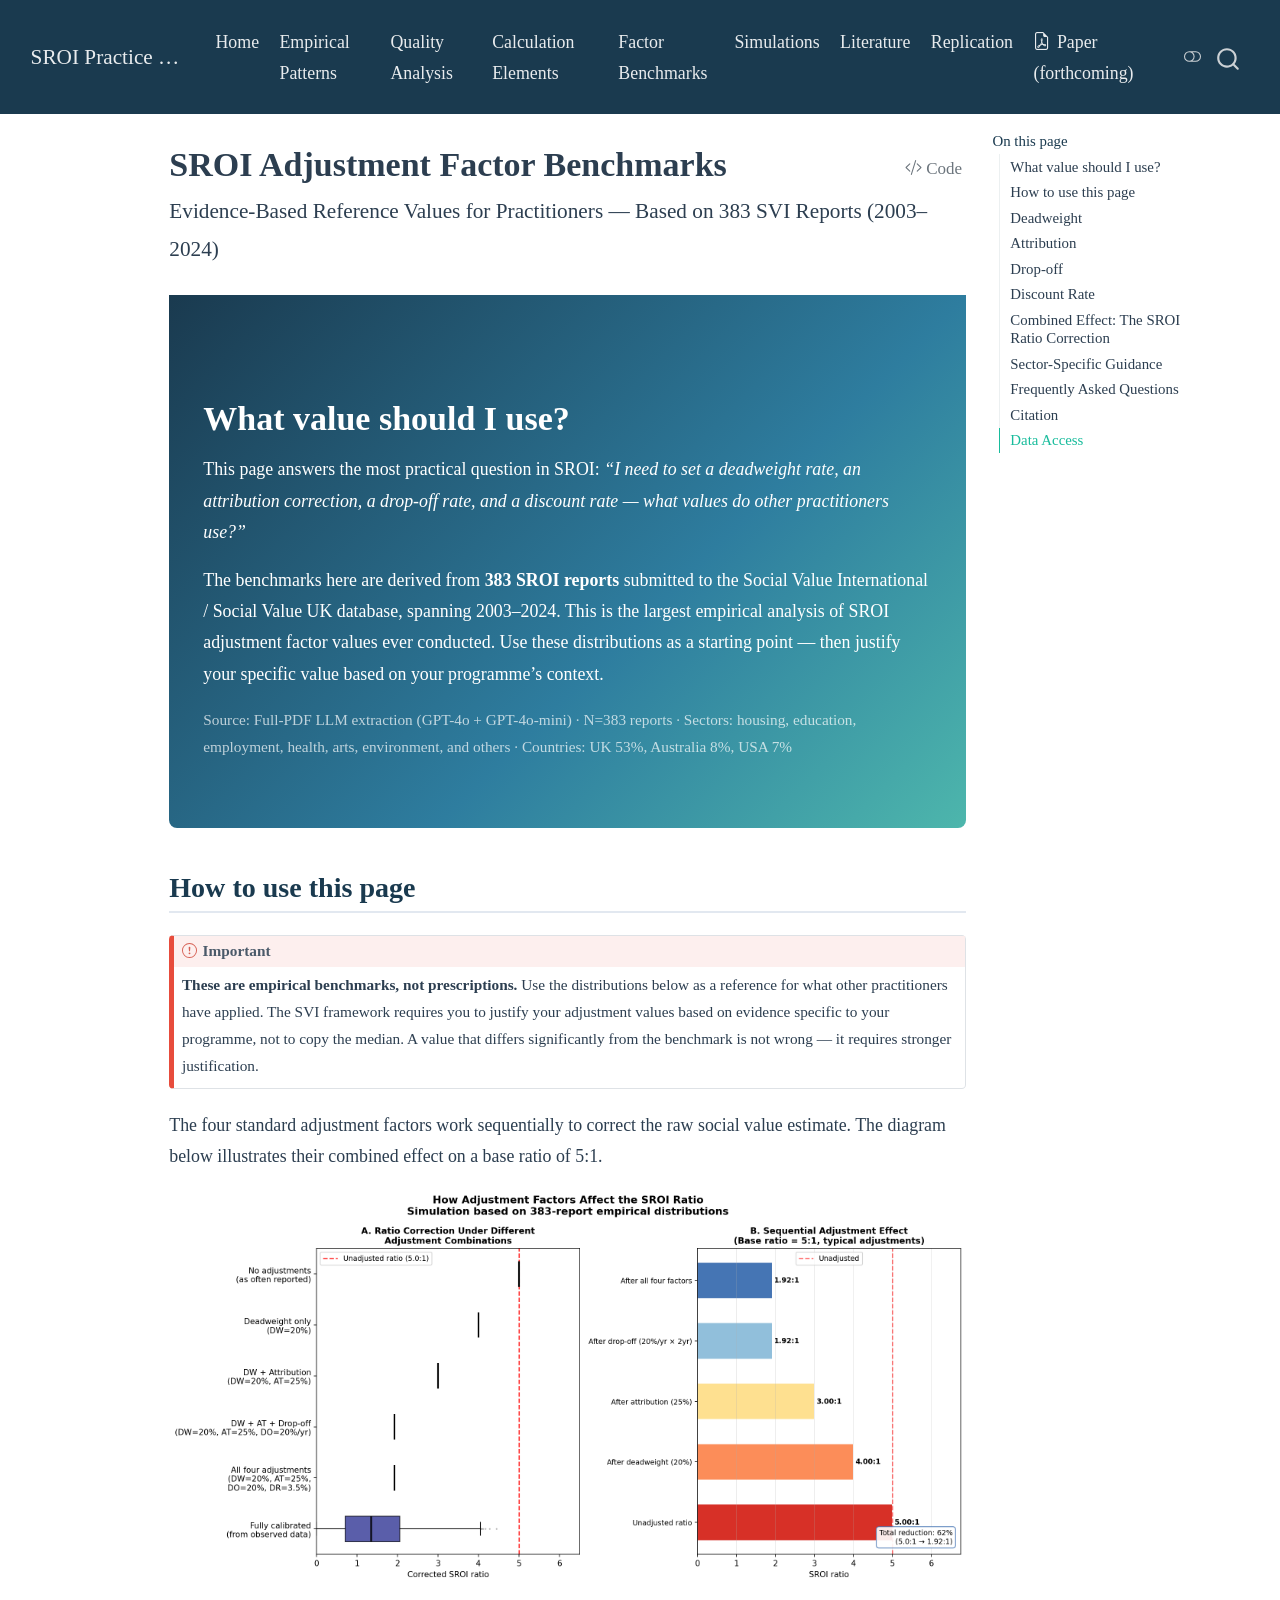
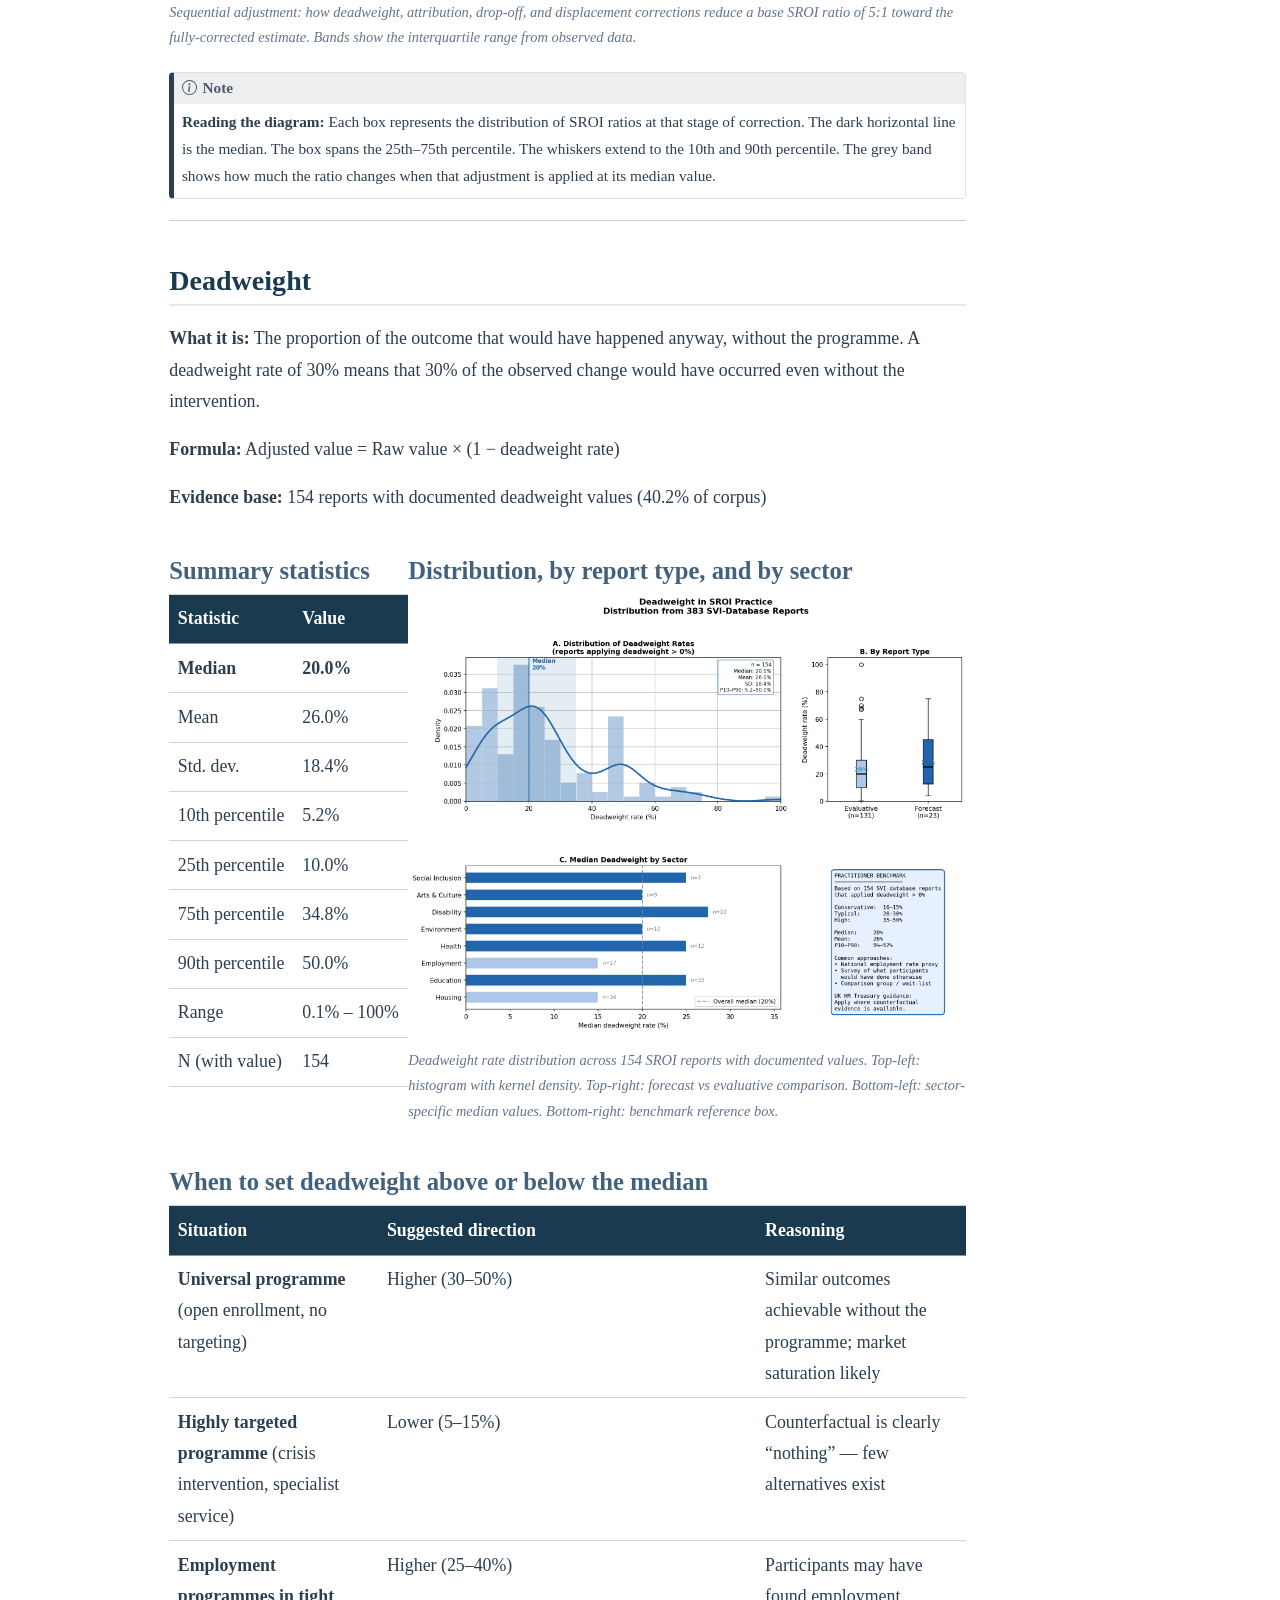
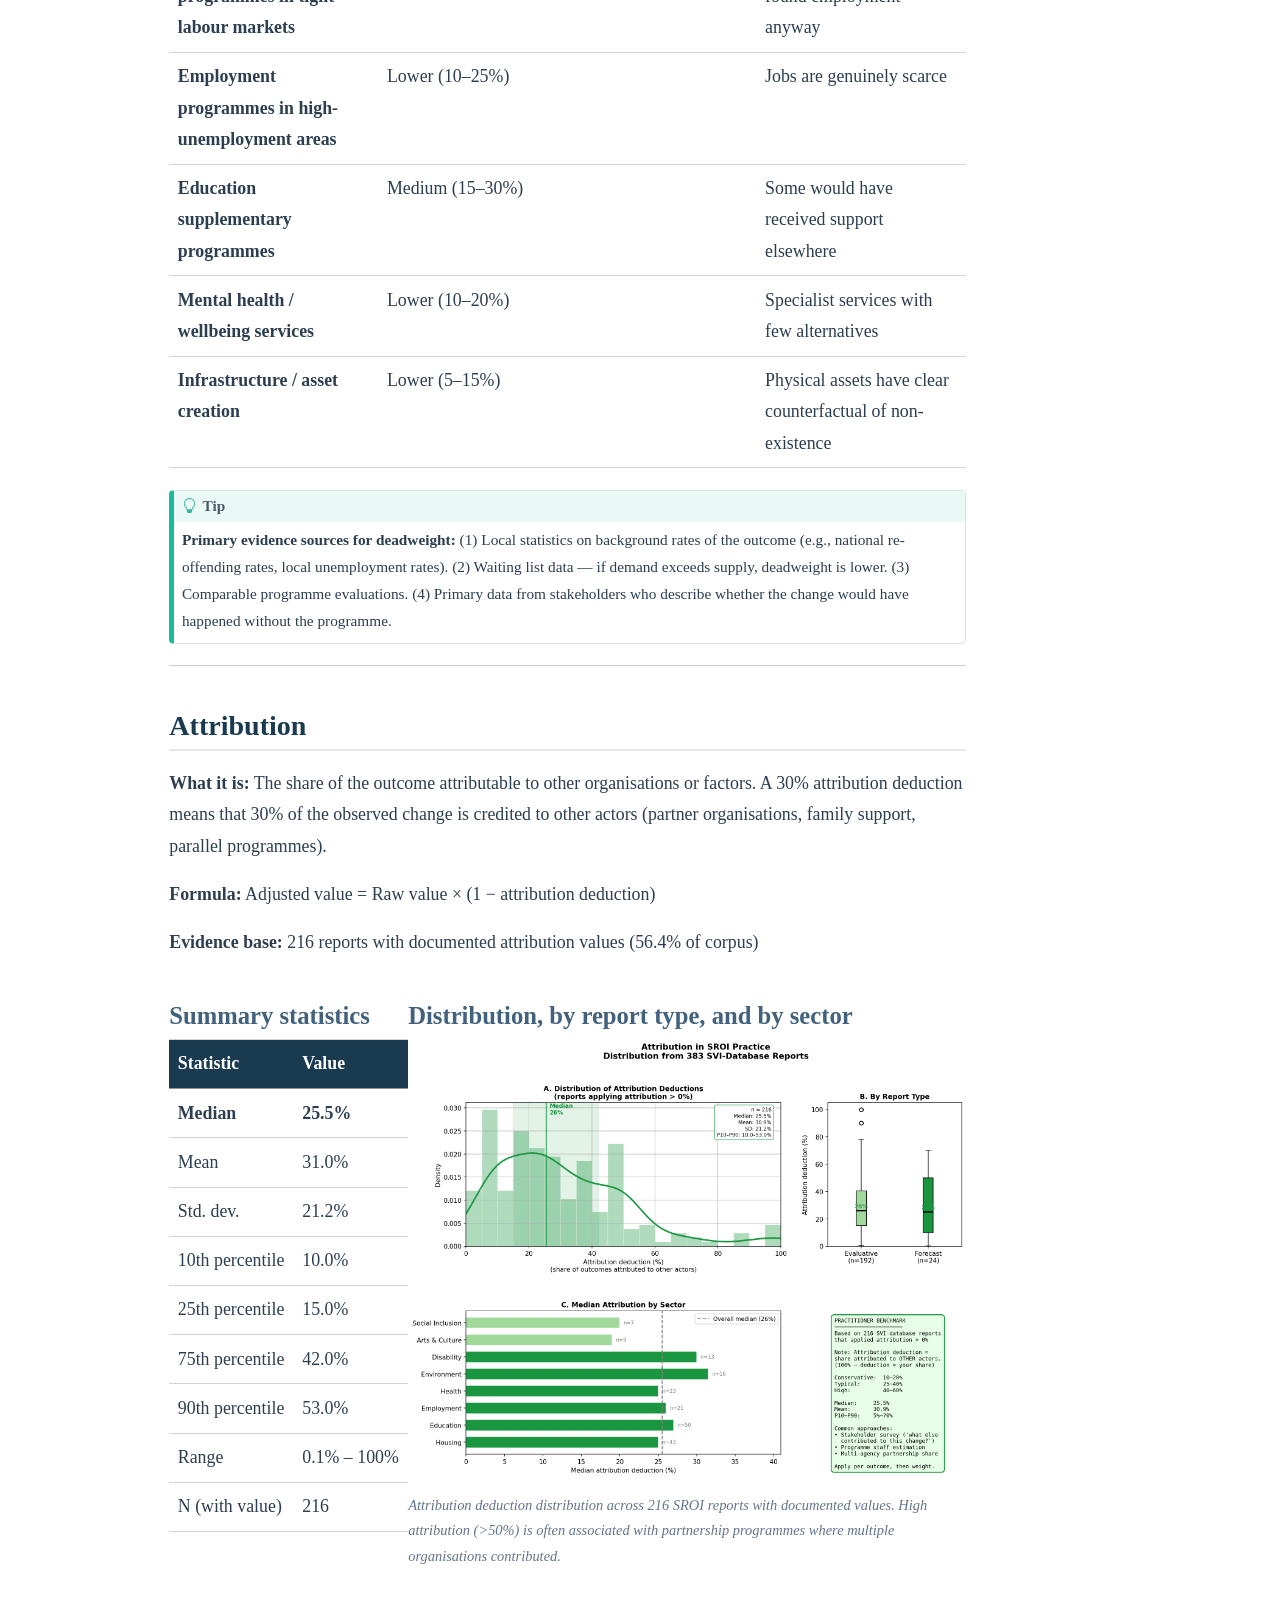
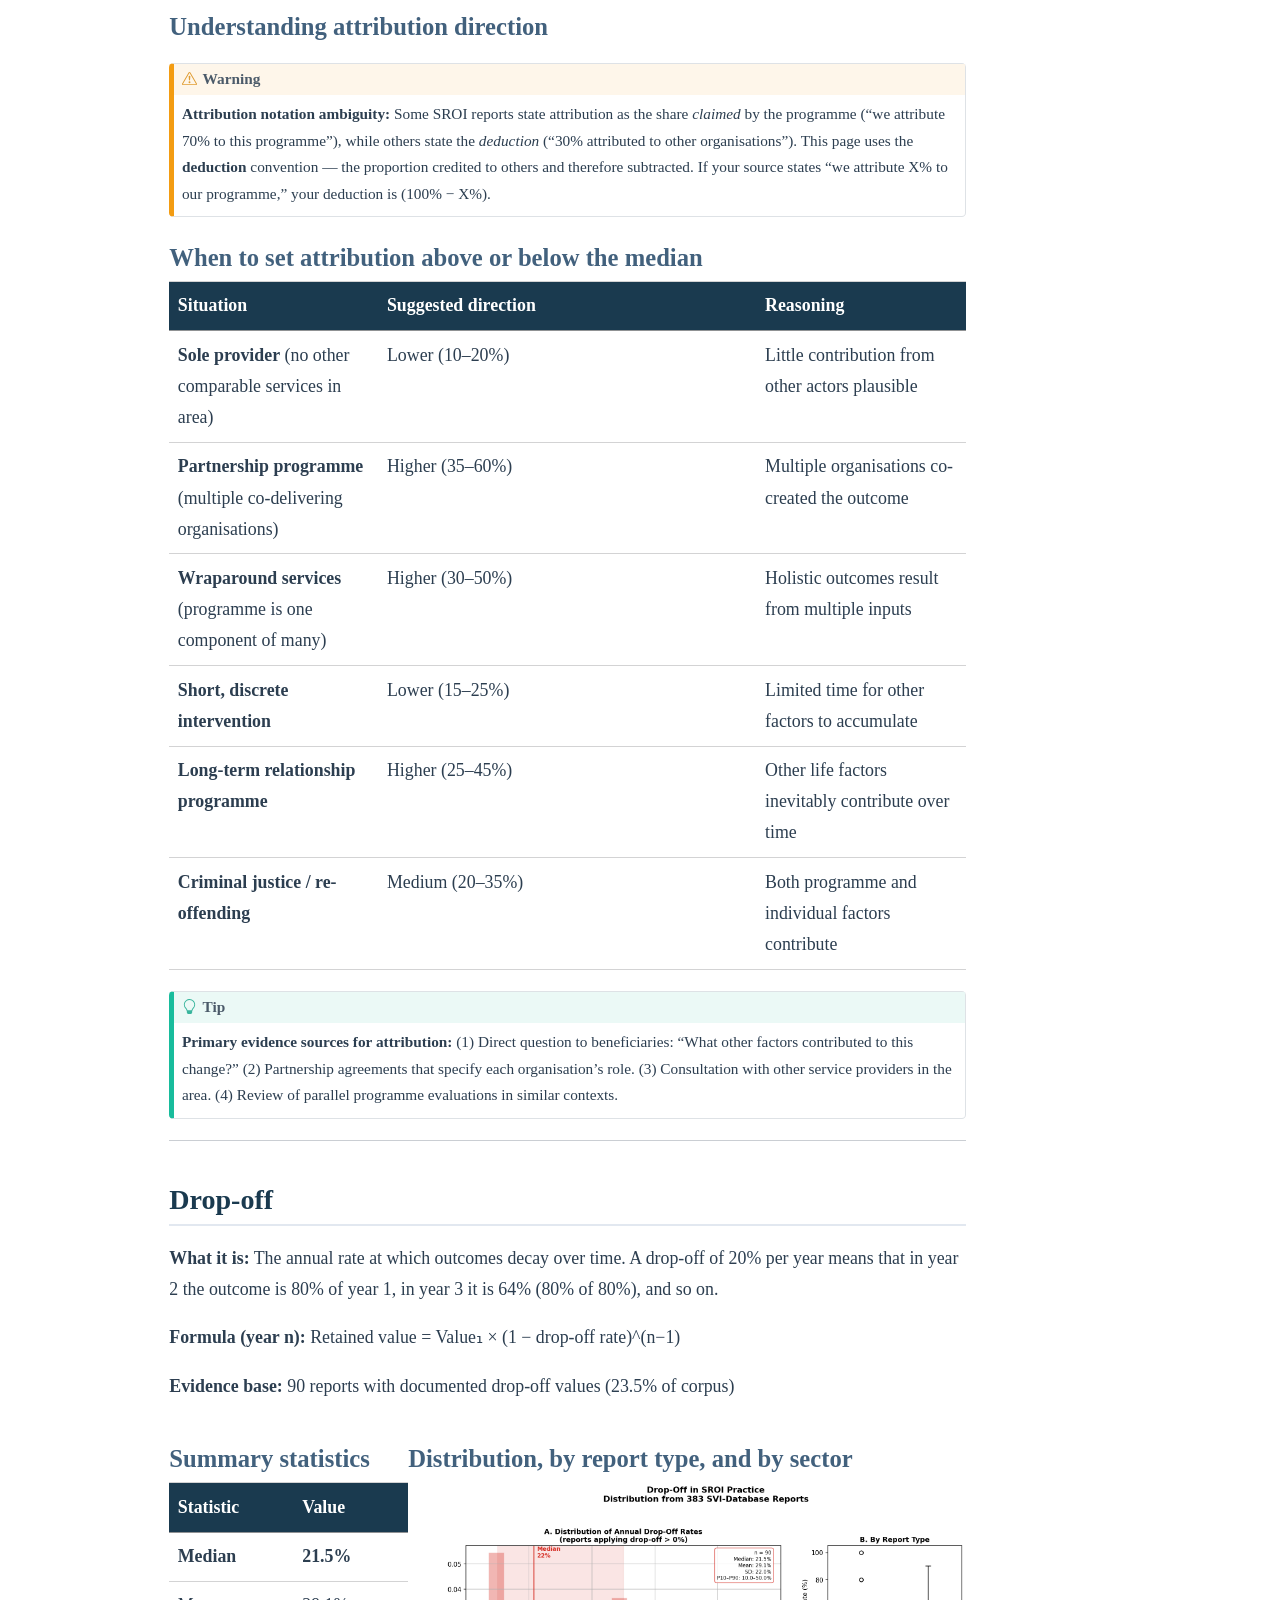
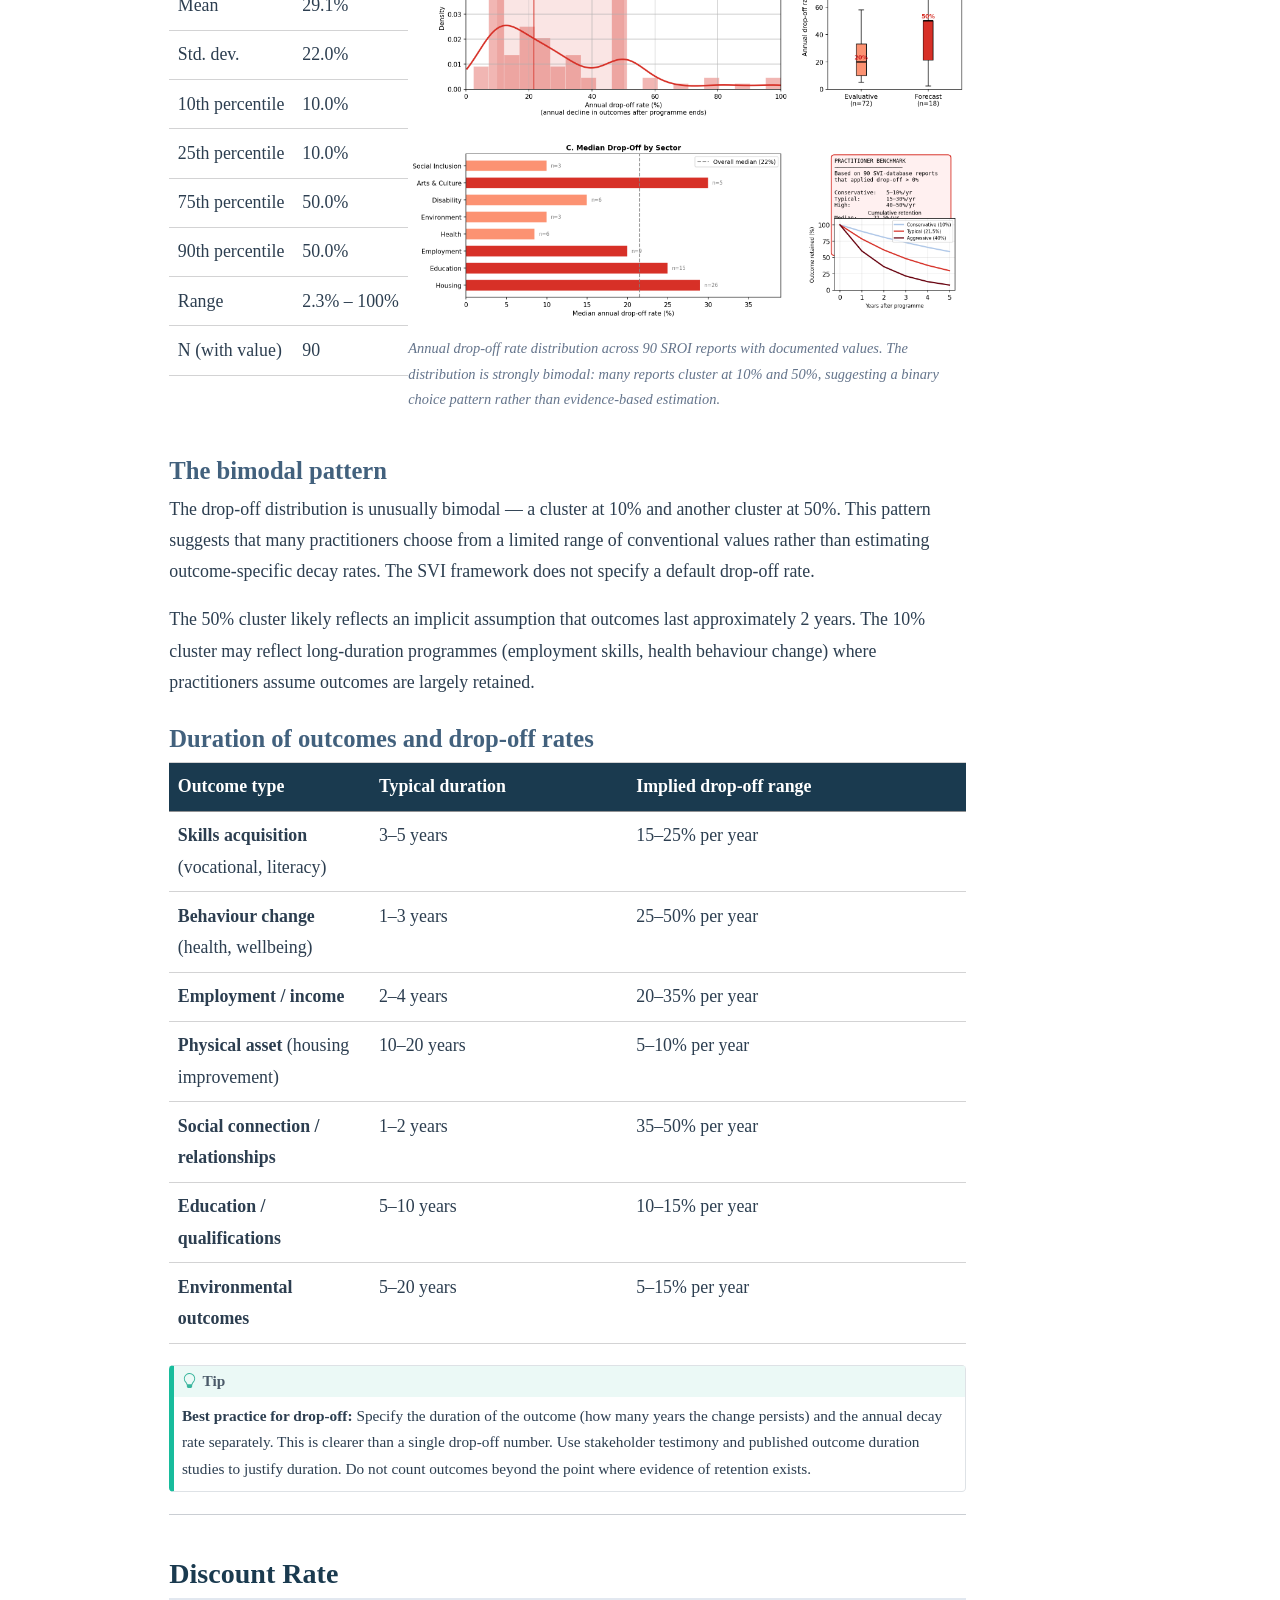
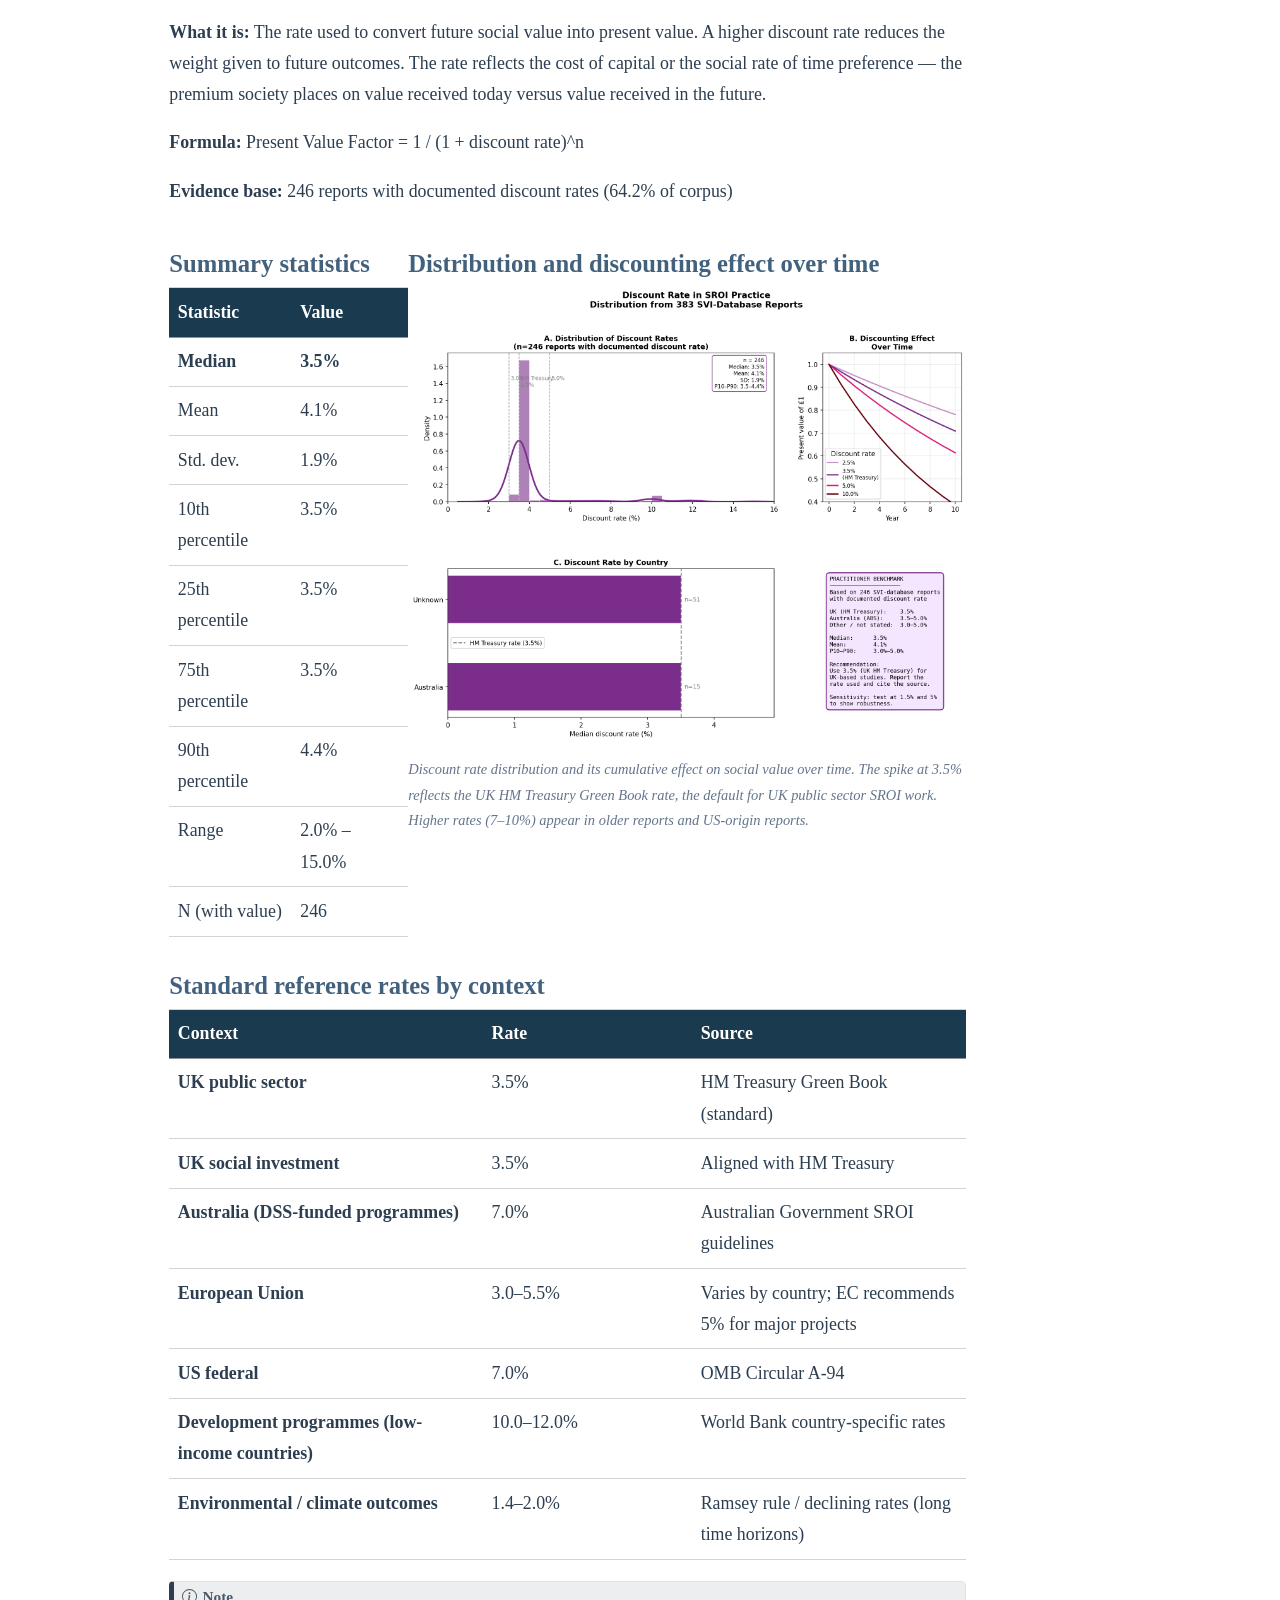
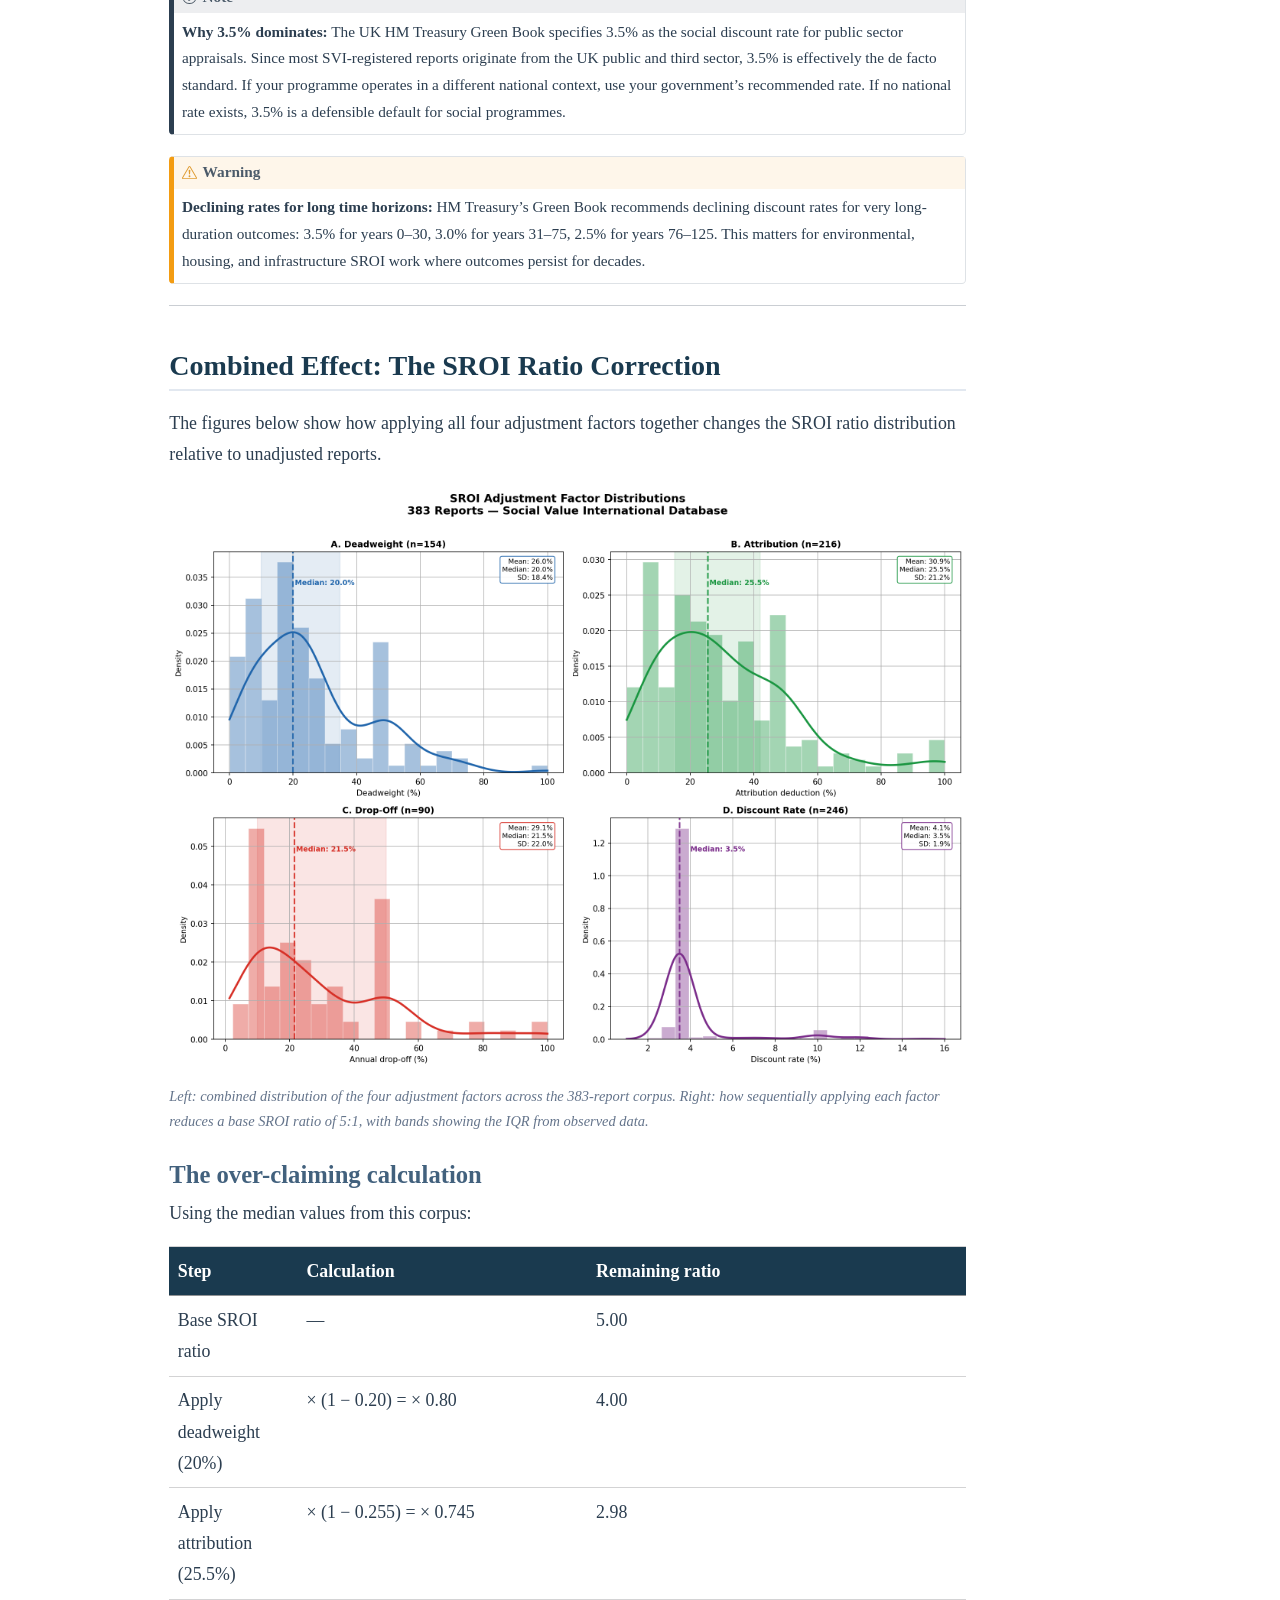
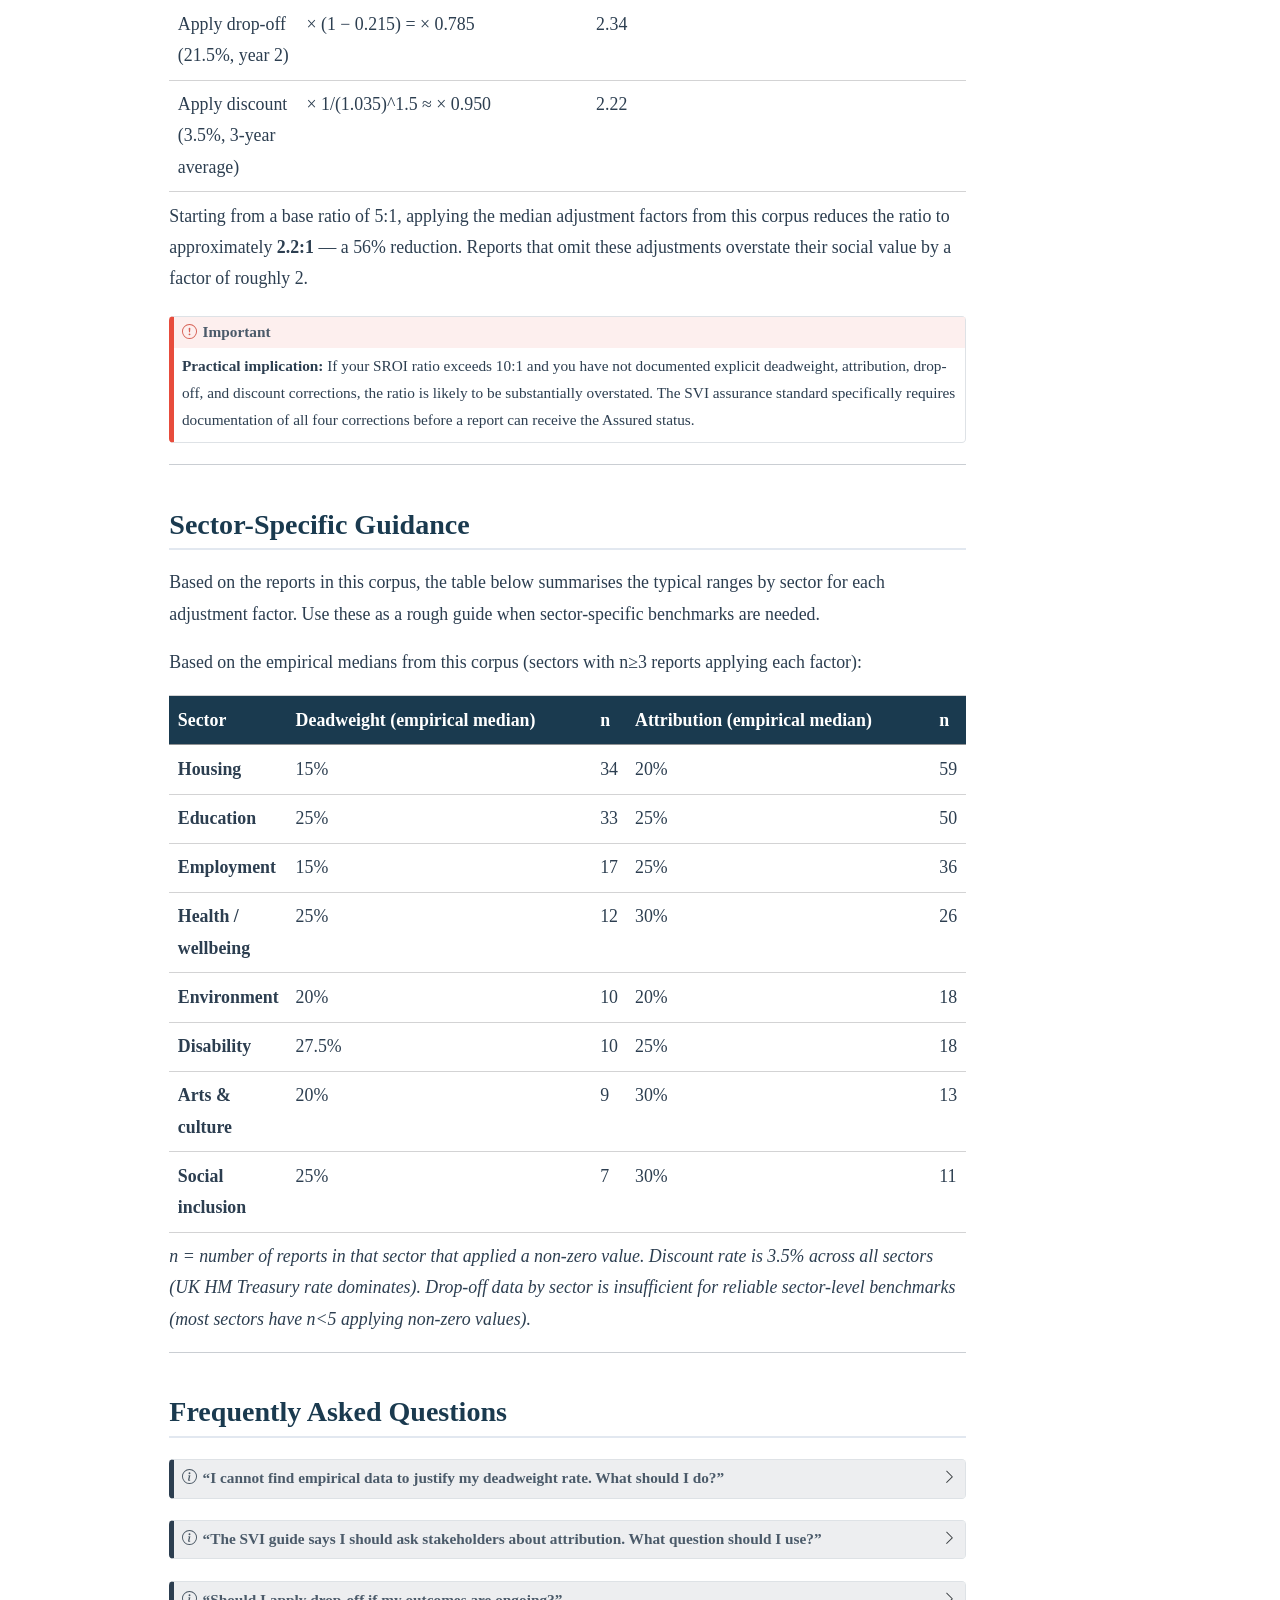
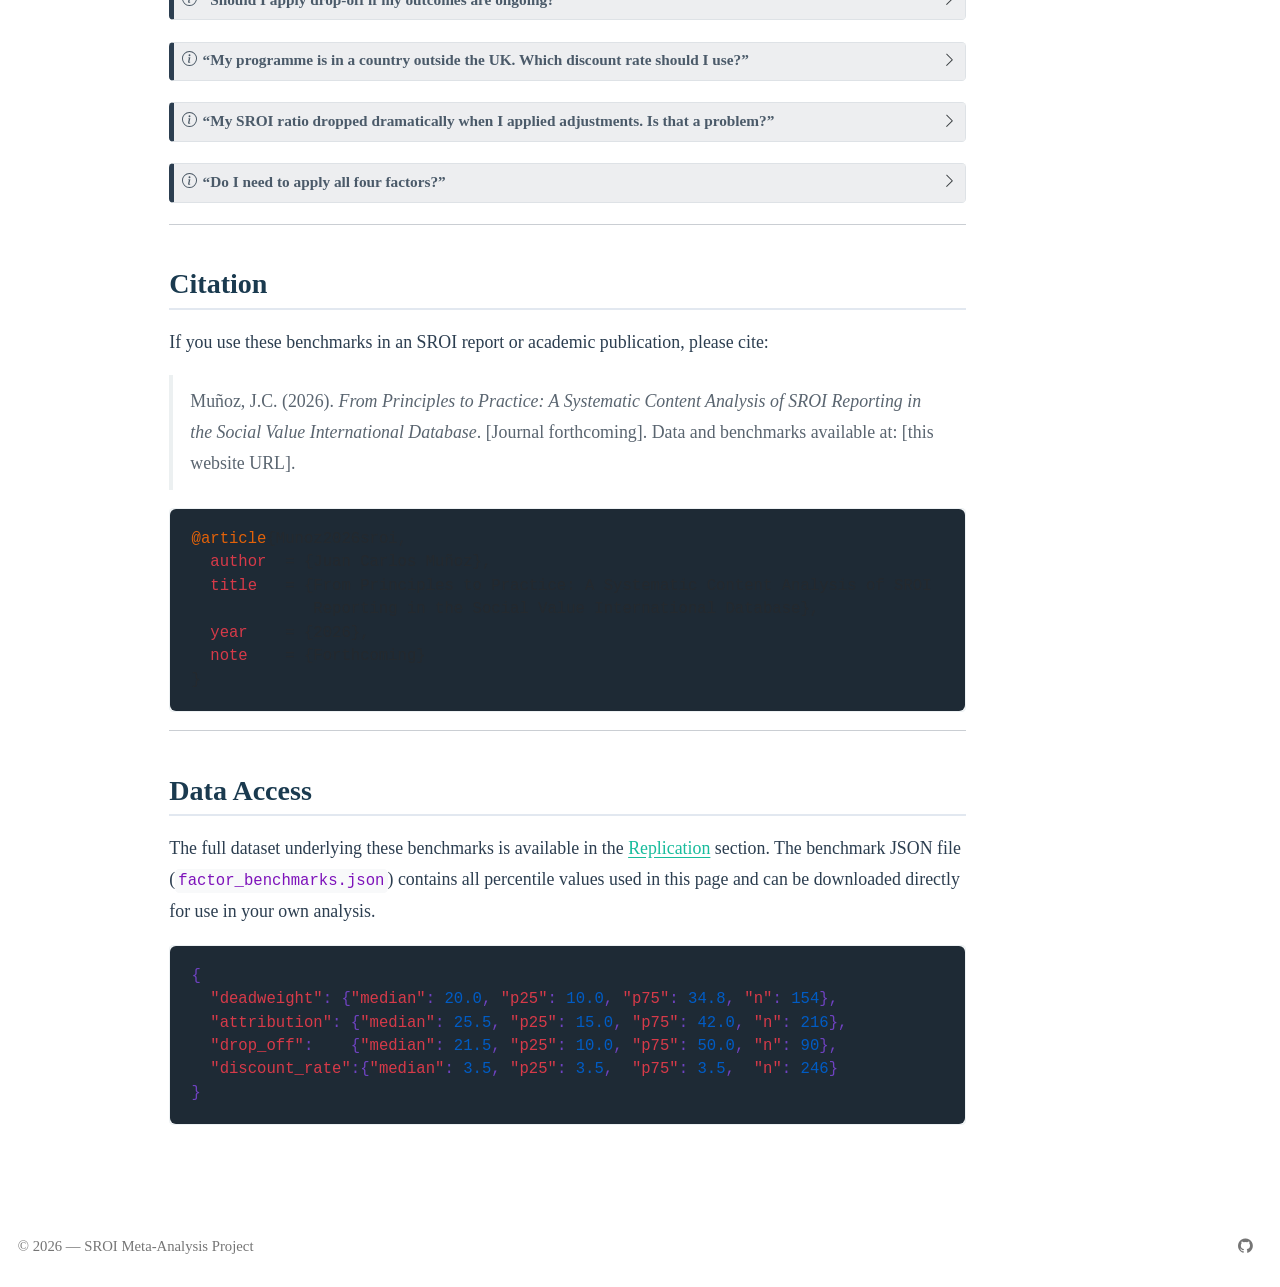
<file: docs/benchmarks.html>
<!DOCTYPE html>
<html xmlns="http://www.w3.org/1999/xhtml" lang="en" xml:lang="en"><head>

<meta charset="utf-8">
<meta name="generator" content="quarto-1.7.34">

<meta name="viewport" content="width=device-width, initial-scale=1.0, user-scalable=yes">


<title>SROI Adjustment Factor Benchmarks – SROI Practice at Scale</title>
<style>
code{white-space: pre-wrap;}
span.smallcaps{font-variant: small-caps;}
div.columns{display: flex; gap: min(4vw, 1.5em);}
div.column{flex: auto; overflow-x: auto;}
div.hanging-indent{margin-left: 1.5em; text-indent: -1.5em;}
ul.task-list{list-style: none;}
ul.task-list li input[type="checkbox"] {
  width: 0.8em;
  margin: 0 0.8em 0.2em -1em; /* quarto-specific, see https://github.com/quarto-dev/quarto-cli/issues/4556 */ 
  vertical-align: middle;
}
/* CSS for syntax highlighting */
html { -webkit-text-size-adjust: 100%; }
pre > code.sourceCode { white-space: pre; position: relative; }
pre > code.sourceCode > span { display: inline-block; line-height: 1.25; }
pre > code.sourceCode > span:empty { height: 1.2em; }
.sourceCode { overflow: visible; }
code.sourceCode > span { color: inherit; text-decoration: inherit; }
div.sourceCode { margin: 1em 0; }
pre.sourceCode { margin: 0; }
@media screen {
div.sourceCode { overflow: auto; }
}
@media print {
pre > code.sourceCode { white-space: pre-wrap; }
pre > code.sourceCode > span { text-indent: -5em; padding-left: 5em; }
}
pre.numberSource code
  { counter-reset: source-line 0; }
pre.numberSource code > span
  { position: relative; left: -4em; counter-increment: source-line; }
pre.numberSource code > span > a:first-child::before
  { content: counter(source-line);
    position: relative; left: -1em; text-align: right; vertical-align: baseline;
    border: none; display: inline-block;
    -webkit-touch-callout: none; -webkit-user-select: none;
    -khtml-user-select: none; -moz-user-select: none;
    -ms-user-select: none; user-select: none;
    padding: 0 4px; width: 4em;
  }
pre.numberSource { margin-left: 3em;  padding-left: 4px; }
div.sourceCode
  {   }
@media screen {
pre > code.sourceCode > span > a:first-child::before { text-decoration: underline; }
}
</style>


<script src="site_libs/quarto-nav/quarto-nav.js"></script>
<script src="site_libs/quarto-nav/headroom.min.js"></script>
<script src="site_libs/clipboard/clipboard.min.js"></script>
<script src="site_libs/quarto-search/autocomplete.umd.js"></script>
<script src="site_libs/quarto-search/fuse.min.js"></script>
<script src="site_libs/quarto-search/quarto-search.js"></script>
<meta name="quarto:offset" content="./">
<link href="./figures/fig1_sector_distribution.png" rel="icon" type="image/png">
<script src="site_libs/quarto-html/quarto.js" type="module"></script>
<script src="site_libs/quarto-html/tabsets/tabsets.js" type="module"></script>
<script src="site_libs/quarto-html/popper.min.js"></script>
<script src="site_libs/quarto-html/tippy.umd.min.js"></script>
<script src="site_libs/quarto-html/anchor.min.js"></script>
<link href="site_libs/quarto-html/tippy.css" rel="stylesheet">
<link href="site_libs/quarto-html/quarto-syntax-highlighting-9582434199d49cc9e91654cdeeb4866b.css" rel="stylesheet" class="quarto-color-scheme" id="quarto-text-highlighting-styles">
<link href="site_libs/quarto-html/quarto-syntax-highlighting-dark-8dcd8563ea6803ab7cbb3d71ca5772e1.css" rel="stylesheet" class="quarto-color-scheme quarto-color-alternate" id="quarto-text-highlighting-styles">
<link href="site_libs/quarto-html/quarto-syntax-highlighting-9582434199d49cc9e91654cdeeb4866b.css" rel="stylesheet" class="quarto-color-scheme-extra" id="quarto-text-highlighting-styles">
<script src="site_libs/bootstrap/bootstrap.min.js"></script>
<link href="site_libs/bootstrap/bootstrap-icons.css" rel="stylesheet">
<link href="site_libs/bootstrap/bootstrap-93e433daa20d3a4f024ae45a6f5dc548.min.css" rel="stylesheet" append-hash="true" class="quarto-color-scheme" id="quarto-bootstrap" data-mode="light">
<link href="site_libs/bootstrap/bootstrap-dark-053784e53ace314977639f9da3f86154.min.css" rel="stylesheet" append-hash="true" class="quarto-color-scheme quarto-color-alternate" id="quarto-bootstrap" data-mode="dark">
<link href="site_libs/bootstrap/bootstrap-93e433daa20d3a4f024ae45a6f5dc548.min.css" rel="stylesheet" append-hash="true" class="quarto-color-scheme-extra" id="quarto-bootstrap" data-mode="light">
<script id="quarto-search-options" type="application/json">{
  "location": "navbar",
  "copy-button": false,
  "collapse-after": 3,
  "panel-placement": "end",
  "type": "overlay",
  "limit": 50,
  "keyboard-shortcut": [
    "f",
    "/",
    "s"
  ],
  "show-item-context": false,
  "language": {
    "search-no-results-text": "No results",
    "search-matching-documents-text": "matching documents",
    "search-copy-link-title": "Copy link to search",
    "search-hide-matches-text": "Hide additional matches",
    "search-more-match-text": "more match in this document",
    "search-more-matches-text": "more matches in this document",
    "search-clear-button-title": "Clear",
    "search-text-placeholder": "",
    "search-detached-cancel-button-title": "Cancel",
    "search-submit-button-title": "Submit",
    "search-label": "Search"
  }
}</script>
<style>html{ scroll-behavior: smooth; }</style>


<link rel="stylesheet" href="styles.css">
</head>

<body class="nav-fixed quarto-light"><script id="quarto-html-before-body" type="application/javascript">
    const toggleBodyColorMode = (bsSheetEl) => {
      const mode = bsSheetEl.getAttribute("data-mode");
      const bodyEl = window.document.querySelector("body");
      if (mode === "dark") {
        bodyEl.classList.add("quarto-dark");
        bodyEl.classList.remove("quarto-light");
      } else {
        bodyEl.classList.add("quarto-light");
        bodyEl.classList.remove("quarto-dark");
      }
    }
    const toggleBodyColorPrimary = () => {
      const bsSheetEl = window.document.querySelector("link#quarto-bootstrap:not([rel=disabled-stylesheet])");
      if (bsSheetEl) {
        toggleBodyColorMode(bsSheetEl);
      }
    }
    const setColorSchemeToggle = (alternate) => {
      const toggles = window.document.querySelectorAll('.quarto-color-scheme-toggle');
      for (let i=0; i < toggles.length; i++) {
        const toggle = toggles[i];
        if (toggle) {
          if (alternate) {
            toggle.classList.add("alternate");
          } else {
            toggle.classList.remove("alternate");
          }
        }
      }
    };
    const toggleColorMode = (alternate) => {
      // Switch the stylesheets
      const primaryStylesheets = window.document.querySelectorAll('link.quarto-color-scheme:not(.quarto-color-alternate)');
      const alternateStylesheets = window.document.querySelectorAll('link.quarto-color-scheme.quarto-color-alternate');
      manageTransitions('#quarto-margin-sidebar .nav-link', false);
      if (alternate) {
        // note: dark is layered on light, we don't disable primary!
        enableStylesheet(alternateStylesheets);
        for (const sheetNode of alternateStylesheets) {
          if (sheetNode.id === "quarto-bootstrap") {
            toggleBodyColorMode(sheetNode);
          }
        }
      } else {
        disableStylesheet(alternateStylesheets);
        enableStylesheet(primaryStylesheets)
        toggleBodyColorPrimary();
      }
      manageTransitions('#quarto-margin-sidebar .nav-link', true);
      // Switch the toggles
      setColorSchemeToggle(alternate)
      // Hack to workaround the fact that safari doesn't
      // properly recolor the scrollbar when toggling (#1455)
      if (navigator.userAgent.indexOf('Safari') > 0 && navigator.userAgent.indexOf('Chrome') == -1) {
        manageTransitions("body", false);
        window.scrollTo(0, 1);
        setTimeout(() => {
          window.scrollTo(0, 0);
          manageTransitions("body", true);
        }, 40);
      }
    }
    const disableStylesheet = (stylesheets) => {
      for (let i=0; i < stylesheets.length; i++) {
        const stylesheet = stylesheets[i];
        stylesheet.rel = 'disabled-stylesheet';
      }
    }
    const enableStylesheet = (stylesheets) => {
      for (let i=0; i < stylesheets.length; i++) {
        const stylesheet = stylesheets[i];
        if(stylesheet.rel !== 'stylesheet') { // for Chrome, which will still FOUC without this check
          stylesheet.rel = 'stylesheet';
        }
      }
    }
    const manageTransitions = (selector, allowTransitions) => {
      const els = window.document.querySelectorAll(selector);
      for (let i=0; i < els.length; i++) {
        const el = els[i];
        if (allowTransitions) {
          el.classList.remove('notransition');
        } else {
          el.classList.add('notransition');
        }
      }
    }
    const isFileUrl = () => {
      return window.location.protocol === 'file:';
    }
    const hasAlternateSentinel = () => {
      let styleSentinel = getColorSchemeSentinel();
      if (styleSentinel !== null) {
        return styleSentinel === "alternate";
      } else {
        return false;
      }
    }
    const setStyleSentinel = (alternate) => {
      const value = alternate ? "alternate" : "default";
      if (!isFileUrl()) {
        window.localStorage.setItem("quarto-color-scheme", value);
      } else {
        localAlternateSentinel = value;
      }
    }
    const getColorSchemeSentinel = () => {
      if (!isFileUrl()) {
        const storageValue = window.localStorage.getItem("quarto-color-scheme");
        return storageValue != null ? storageValue : localAlternateSentinel;
      } else {
        return localAlternateSentinel;
      }
    }
    const toggleGiscusIfUsed = (isAlternate, darkModeDefault) => {
      const baseTheme = document.querySelector('#giscus-base-theme')?.value ?? 'light';
      const alternateTheme = document.querySelector('#giscus-alt-theme')?.value ?? 'dark';
      let newTheme = '';
      if(authorPrefersDark) {
        newTheme = isAlternate ? baseTheme : alternateTheme;
      } else {
        newTheme = isAlternate ? alternateTheme : baseTheme;
      }
      const changeGiscusTheme = () => {
        // From: https://github.com/giscus/giscus/issues/336
        const sendMessage = (message) => {
          const iframe = document.querySelector('iframe.giscus-frame');
          if (!iframe) return;
          iframe.contentWindow.postMessage({ giscus: message }, 'https://giscus.app');
        }
        sendMessage({
          setConfig: {
            theme: newTheme
          }
        });
      }
      const isGiscussLoaded = window.document.querySelector('iframe.giscus-frame') !== null;
      if (isGiscussLoaded) {
        changeGiscusTheme();
      }
    };
    const authorPrefersDark = false;
    const darkModeDefault = authorPrefersDark;
      document.querySelector('link#quarto-text-highlighting-styles.quarto-color-scheme-extra').rel = 'disabled-stylesheet';
      document.querySelector('link#quarto-bootstrap.quarto-color-scheme-extra').rel = 'disabled-stylesheet';
    let localAlternateSentinel = darkModeDefault ? 'alternate' : 'default';
    // Dark / light mode switch
    window.quartoToggleColorScheme = () => {
      // Read the current dark / light value
      let toAlternate = !hasAlternateSentinel();
      toggleColorMode(toAlternate);
      setStyleSentinel(toAlternate);
      toggleGiscusIfUsed(toAlternate, darkModeDefault);
      window.dispatchEvent(new Event('resize'));
    };
    // Switch to dark mode if need be
    if (hasAlternateSentinel()) {
      toggleColorMode(true);
    } else {
      toggleColorMode(false);
    }
  </script>

<div id="quarto-search-results"></div>
  <header id="quarto-header" class="headroom fixed-top">
    <nav class="navbar navbar-expand-lg " data-bs-theme="dark">
      <div class="navbar-container container-fluid">
      <div class="navbar-brand-container mx-auto">
    <a class="navbar-brand" href="./index.html">
    <span class="navbar-title">SROI Practice at Scale</span>
    </a>
  </div>
            <div id="quarto-search" class="" title="Search"></div>
          <button class="navbar-toggler" type="button" data-bs-toggle="collapse" data-bs-target="#navbarCollapse" aria-controls="navbarCollapse" role="menu" aria-expanded="false" aria-label="Toggle navigation" onclick="if (window.quartoToggleHeadroom) { window.quartoToggleHeadroom(); }">
  <span class="navbar-toggler-icon"></span>
</button>
          <div class="collapse navbar-collapse" id="navbarCollapse">
            <ul class="navbar-nav navbar-nav-scroll me-auto">
  <li class="nav-item">
    <a class="nav-link" href="./index.html"> 
<span class="menu-text">Home</span></a>
  </li>  
  <li class="nav-item">
    <a class="nav-link" href="./empirical.html"> 
<span class="menu-text">Empirical Patterns</span></a>
  </li>  
  <li class="nav-item">
    <a class="nav-link" href="./quality.html"> 
<span class="menu-text">Quality Analysis</span></a>
  </li>  
  <li class="nav-item">
    <a class="nav-link" href="./factors.html"> 
<span class="menu-text">Calculation Elements</span></a>
  </li>  
  <li class="nav-item">
    <a class="nav-link active" href="./benchmarks.html" aria-current="page"> 
<span class="menu-text">Factor Benchmarks</span></a>
  </li>  
  <li class="nav-item">
    <a class="nav-link" href="./simulations.html"> 
<span class="menu-text">Simulations</span></a>
  </li>  
  <li class="nav-item">
    <a class="nav-link" href="./literature.html"> 
<span class="menu-text">Literature</span></a>
  </li>  
  <li class="nav-item">
    <a class="nav-link" href="./replication.html"> 
<span class="menu-text">Replication</span></a>
  </li>  
</ul>
            <ul class="navbar-nav navbar-nav-scroll ms-auto">
  <li class="nav-item">
    <a class="nav-link" href="https://doi.org/10.1000/placeholder"> <i class="bi bi-file-earmark-pdf" role="img">
</i> 
<span class="menu-text">Paper (forthcoming)</span></a>
  </li>  
</ul>
          </div> <!-- /navcollapse -->
            <div class="quarto-navbar-tools">
  <a href="" class="quarto-color-scheme-toggle quarto-navigation-tool  px-1" onclick="window.quartoToggleColorScheme(); return false;" title="Toggle dark mode"><i class="bi"></i></a>
</div>
      </div> <!-- /container-fluid -->
    </nav>
</header>
<!-- content -->
<div id="quarto-content" class="quarto-container page-columns page-rows-contents page-layout-article page-navbar">
<!-- sidebar -->
<!-- margin-sidebar -->
    <div id="quarto-margin-sidebar" class="sidebar margin-sidebar">
        <nav id="TOC" role="doc-toc" class="toc-active">
    <h2 id="toc-title">On this page</h2>
   
  <ul>
  <li><a href="#what-value-should-i-use" id="toc-what-value-should-i-use" class="nav-link active" data-scroll-target="#what-value-should-i-use">What value should I use?</a></li>
  <li><a href="#how-to-use-this-page" id="toc-how-to-use-this-page" class="nav-link" data-scroll-target="#how-to-use-this-page">How to use this page</a></li>
  <li><a href="#deadweight" id="toc-deadweight" class="nav-link" data-scroll-target="#deadweight">Deadweight</a>
  <ul class="collapse">
  <li><a href="#when-to-set-deadweight-above-or-below-the-median" id="toc-when-to-set-deadweight-above-or-below-the-median" class="nav-link" data-scroll-target="#when-to-set-deadweight-above-or-below-the-median">When to set deadweight above or below the median</a></li>
  </ul></li>
  <li><a href="#attribution" id="toc-attribution" class="nav-link" data-scroll-target="#attribution">Attribution</a>
  <ul class="collapse">
  <li><a href="#understanding-attribution-direction" id="toc-understanding-attribution-direction" class="nav-link" data-scroll-target="#understanding-attribution-direction">Understanding attribution direction</a></li>
  <li><a href="#when-to-set-attribution-above-or-below-the-median" id="toc-when-to-set-attribution-above-or-below-the-median" class="nav-link" data-scroll-target="#when-to-set-attribution-above-or-below-the-median">When to set attribution above or below the median</a></li>
  </ul></li>
  <li><a href="#drop-off" id="toc-drop-off" class="nav-link" data-scroll-target="#drop-off">Drop-off</a>
  <ul class="collapse">
  <li><a href="#the-bimodal-pattern" id="toc-the-bimodal-pattern" class="nav-link" data-scroll-target="#the-bimodal-pattern">The bimodal pattern</a></li>
  <li><a href="#duration-of-outcomes-and-drop-off-rates" id="toc-duration-of-outcomes-and-drop-off-rates" class="nav-link" data-scroll-target="#duration-of-outcomes-and-drop-off-rates">Duration of outcomes and drop-off rates</a></li>
  </ul></li>
  <li><a href="#discount-rate" id="toc-discount-rate" class="nav-link" data-scroll-target="#discount-rate">Discount Rate</a>
  <ul class="collapse">
  <li><a href="#standard-reference-rates-by-context" id="toc-standard-reference-rates-by-context" class="nav-link" data-scroll-target="#standard-reference-rates-by-context">Standard reference rates by context</a></li>
  </ul></li>
  <li><a href="#combined-effect-the-sroi-ratio-correction" id="toc-combined-effect-the-sroi-ratio-correction" class="nav-link" data-scroll-target="#combined-effect-the-sroi-ratio-correction">Combined Effect: The SROI Ratio Correction</a>
  <ul class="collapse">
  <li><a href="#the-over-claiming-calculation" id="toc-the-over-claiming-calculation" class="nav-link" data-scroll-target="#the-over-claiming-calculation">The over-claiming calculation</a></li>
  </ul></li>
  <li><a href="#sector-specific-guidance" id="toc-sector-specific-guidance" class="nav-link" data-scroll-target="#sector-specific-guidance">Sector-Specific Guidance</a></li>
  <li><a href="#frequently-asked-questions" id="toc-frequently-asked-questions" class="nav-link" data-scroll-target="#frequently-asked-questions">Frequently Asked Questions</a></li>
  <li><a href="#citation" id="toc-citation" class="nav-link" data-scroll-target="#citation">Citation</a></li>
  <li><a href="#data-access" id="toc-data-access" class="nav-link" data-scroll-target="#data-access">Data Access</a></li>
  </ul>
</nav>
    </div>
<!-- main -->
<main class="content" id="quarto-document-content">


<header id="title-block-header" class="quarto-title-block default">
<div class="quarto-title">
<div class="quarto-title-block"><div><h1 class="title">SROI Adjustment Factor Benchmarks</h1><button type="button" class="btn code-tools-button" id="quarto-code-tools-source"><i class="bi"></i> Code</button></div></div>
<p class="subtitle lead">Evidence-Based Reference Values for Practitioners — Based on 383 SVI Reports (2003–2024)</p>
</div>



<div class="quarto-title-meta">

    
  
    
  </div>
  


</header>


<section id="what-value-should-i-use" class="level1 hero-banner">
<h1>What value should I use?</h1>
<p>This page answers the most practical question in SROI: <em>“I need to set a deadweight rate, an attribution correction, a drop-off rate, and a discount rate — what values do other practitioners use?”</em></p>
<p>The benchmarks here are derived from <strong>383 SROI reports</strong> submitted to the Social Value International / Social Value UK database, spanning 2003–2024. This is the largest empirical analysis of SROI adjustment factor values ever conducted. Use these distributions as a starting point — then justify your specific value based on your programme’s context.</p>
<div class="meta">
<p>Source: Full-PDF LLM extraction (GPT-4o + GPT-4o-mini) · N=383 reports · Sectors: housing, education, employment, health, arts, environment, and others · Countries: UK 53%, Australia 8%, USA 7%</p>
</div>
</section>
<section id="how-to-use-this-page" class="level2">
<h2 class="anchored" data-anchor-id="how-to-use-this-page">How to use this page</h2>
<div class="callout callout-style-default callout-important callout-titled">
<div class="callout-header d-flex align-content-center">
<div class="callout-icon-container">
<i class="callout-icon"></i>
</div>
<div class="callout-title-container flex-fill">
Important
</div>
</div>
<div class="callout-body-container callout-body">
<p><strong>These are empirical benchmarks, not prescriptions.</strong> Use the distributions below as a reference for what other practitioners have applied. The SVI framework requires you to justify your adjustment values based on evidence specific to your programme, not to copy the median. A value that differs significantly from the benchmark is not wrong — it requires stronger justification.</p>
</div>
</div>
<p>The four standard adjustment factors work sequentially to correct the raw social value estimate. The diagram below illustrates their combined effect on a base ratio of 5:1.</p>
<div class="quarto-figure quarto-figure-center">
<figure class="figure">
<p><img src="figures/fig_factor_simulation.png" class="img-fluid figure-img"></p>
<figcaption>Sequential adjustment: how deadweight, attribution, drop-off, and displacement corrections reduce a base SROI ratio of 5:1 toward the fully-corrected estimate. Bands show the interquartile range from observed data.</figcaption>
</figure>
</div>
<div class="callout callout-style-default callout-note callout-titled">
<div class="callout-header d-flex align-content-center">
<div class="callout-icon-container">
<i class="callout-icon"></i>
</div>
<div class="callout-title-container flex-fill">
Note
</div>
</div>
<div class="callout-body-container callout-body">
<p><strong>Reading the diagram:</strong> Each box represents the distribution of SROI ratios at that stage of correction. The dark horizontal line is the median. The box spans the 25th–75th percentile. The whiskers extend to the 10th and 90th percentile. The grey band shows how much the ratio changes when that adjustment is applied at its median value.</p>
</div>
</div>
<hr>
</section>
<section id="deadweight" class="level2">
<h2 class="anchored" data-anchor-id="deadweight">Deadweight</h2>
<p><strong>What it is:</strong> The proportion of the outcome that would have happened anyway, without the programme. A deadweight rate of 30% means that 30% of the observed change would have occurred even without the intervention.</p>
<p><strong>Formula:</strong> Adjusted value = Raw value × (1 − deadweight rate)</p>
<p><strong>Evidence base:</strong> 154 reports with documented deadweight values (40.2% of corpus)</p>
<div class="columns">
<div class="column" style="width:30%;">
<section id="summary-statistics" class="level3">
<h3 class="anchored" data-anchor-id="summary-statistics">Summary statistics</h3>
<table class="caption-top table">
<thead>
<tr class="header">
<th>Statistic</th>
<th>Value</th>
</tr>
</thead>
<tbody>
<tr class="odd">
<td><strong>Median</strong></td>
<td><strong>20.0%</strong></td>
</tr>
<tr class="even">
<td>Mean</td>
<td>26.0%</td>
</tr>
<tr class="odd">
<td>Std. dev.</td>
<td>18.4%</td>
</tr>
<tr class="even">
<td>10th percentile</td>
<td>5.2%</td>
</tr>
<tr class="odd">
<td>25th percentile</td>
<td>10.0%</td>
</tr>
<tr class="even">
<td>75th percentile</td>
<td>34.8%</td>
</tr>
<tr class="odd">
<td>90th percentile</td>
<td>50.0%</td>
</tr>
<tr class="even">
<td>Range</td>
<td>0.1% – 100%</td>
</tr>
<tr class="odd">
<td>N (with value)</td>
<td>154</td>
</tr>
</tbody>
</table>
</section>
</div><div class="column" style="width:70%;">
<section id="distribution-by-report-type-and-by-sector" class="level3">
<h3 class="anchored" data-anchor-id="distribution-by-report-type-and-by-sector">Distribution, by report type, and by sector</h3>
<div class="quarto-figure quarto-figure-center">
<figure class="figure">
<p><img src="figures/fig_factor_deadweight.png" class="img-fluid figure-img"></p>
<figcaption>Deadweight rate distribution across 154 SROI reports with documented values. Top-left: histogram with kernel density. Top-right: forecast vs evaluative comparison. Bottom-left: sector-specific median values. Bottom-right: benchmark reference box.</figcaption>
</figure>
</div>
</section>
</div>
</div>
<section id="when-to-set-deadweight-above-or-below-the-median" class="level3">
<h3 class="anchored" data-anchor-id="when-to-set-deadweight-above-or-below-the-median">When to set deadweight above or below the median</h3>
<table class="caption-top table">
<colgroup>
<col style="width: 26%">
<col style="width: 47%">
<col style="width: 26%">
</colgroup>
<thead>
<tr class="header">
<th>Situation</th>
<th>Suggested direction</th>
<th>Reasoning</th>
</tr>
</thead>
<tbody>
<tr class="odd">
<td><strong>Universal programme</strong> (open enrollment, no targeting)</td>
<td>Higher (30–50%)</td>
<td>Similar outcomes achievable without the programme; market saturation likely</td>
</tr>
<tr class="even">
<td><strong>Highly targeted programme</strong> (crisis intervention, specialist service)</td>
<td>Lower (5–15%)</td>
<td>Counterfactual is clearly “nothing” — few alternatives exist</td>
</tr>
<tr class="odd">
<td><strong>Employment programmes in tight labour markets</strong></td>
<td>Higher (25–40%)</td>
<td>Participants may have found employment anyway</td>
</tr>
<tr class="even">
<td><strong>Employment programmes in high-unemployment areas</strong></td>
<td>Lower (10–25%)</td>
<td>Jobs are genuinely scarce</td>
</tr>
<tr class="odd">
<td><strong>Education supplementary programmes</strong></td>
<td>Medium (15–30%)</td>
<td>Some would have received support elsewhere</td>
</tr>
<tr class="even">
<td><strong>Mental health / wellbeing services</strong></td>
<td>Lower (10–20%)</td>
<td>Specialist services with few alternatives</td>
</tr>
<tr class="odd">
<td><strong>Infrastructure / asset creation</strong></td>
<td>Lower (5–15%)</td>
<td>Physical assets have clear counterfactual of non-existence</td>
</tr>
</tbody>
</table>
<div class="callout callout-style-default callout-tip callout-titled">
<div class="callout-header d-flex align-content-center">
<div class="callout-icon-container">
<i class="callout-icon"></i>
</div>
<div class="callout-title-container flex-fill">
Tip
</div>
</div>
<div class="callout-body-container callout-body">
<p><strong>Primary evidence sources for deadweight:</strong> (1) Local statistics on background rates of the outcome (e.g., national re-offending rates, local unemployment rates). (2) Waiting list data — if demand exceeds supply, deadweight is lower. (3) Comparable programme evaluations. (4) Primary data from stakeholders who describe whether the change would have happened without the programme.</p>
</div>
</div>
<hr>
</section>
</section>
<section id="attribution" class="level2">
<h2 class="anchored" data-anchor-id="attribution">Attribution</h2>
<p><strong>What it is:</strong> The share of the outcome attributable to other organisations or factors. A 30% attribution deduction means that 30% of the observed change is credited to other actors (partner organisations, family support, parallel programmes).</p>
<p><strong>Formula:</strong> Adjusted value = Raw value × (1 − attribution deduction)</p>
<p><strong>Evidence base:</strong> 216 reports with documented attribution values (56.4% of corpus)</p>
<div class="columns">
<div class="column" style="width:30%;">
<section id="summary-statistics-1" class="level3">
<h3 class="anchored" data-anchor-id="summary-statistics-1">Summary statistics</h3>
<table class="caption-top table">
<thead>
<tr class="header">
<th>Statistic</th>
<th>Value</th>
</tr>
</thead>
<tbody>
<tr class="odd">
<td><strong>Median</strong></td>
<td><strong>25.5%</strong></td>
</tr>
<tr class="even">
<td>Mean</td>
<td>31.0%</td>
</tr>
<tr class="odd">
<td>Std. dev.</td>
<td>21.2%</td>
</tr>
<tr class="even">
<td>10th percentile</td>
<td>10.0%</td>
</tr>
<tr class="odd">
<td>25th percentile</td>
<td>15.0%</td>
</tr>
<tr class="even">
<td>75th percentile</td>
<td>42.0%</td>
</tr>
<tr class="odd">
<td>90th percentile</td>
<td>53.0%</td>
</tr>
<tr class="even">
<td>Range</td>
<td>0.1% – 100%</td>
</tr>
<tr class="odd">
<td>N (with value)</td>
<td>216</td>
</tr>
</tbody>
</table>
</section>
</div><div class="column" style="width:70%;">
<section id="distribution-by-report-type-and-by-sector-1" class="level3">
<h3 class="anchored" data-anchor-id="distribution-by-report-type-and-by-sector-1">Distribution, by report type, and by sector</h3>
<div class="quarto-figure quarto-figure-center">
<figure class="figure">
<p><img src="figures/fig_factor_attribution.png" class="img-fluid figure-img"></p>
<figcaption>Attribution deduction distribution across 216 SROI reports with documented values. High attribution (&gt;50%) is often associated with partnership programmes where multiple organisations contributed.</figcaption>
</figure>
</div>
</section>
</div>
</div>
<section id="understanding-attribution-direction" class="level3">
<h3 class="anchored" data-anchor-id="understanding-attribution-direction">Understanding attribution direction</h3>
<div class="callout callout-style-default callout-warning callout-titled">
<div class="callout-header d-flex align-content-center">
<div class="callout-icon-container">
<i class="callout-icon"></i>
</div>
<div class="callout-title-container flex-fill">
Warning
</div>
</div>
<div class="callout-body-container callout-body">
<p><strong>Attribution notation ambiguity:</strong> Some SROI reports state attribution as the share <em>claimed</em> by the programme (“we attribute 70% to this programme”), while others state the <em>deduction</em> (“30% attributed to other organisations”). This page uses the <strong>deduction</strong> convention — the proportion credited to others and therefore subtracted. If your source states “we attribute X% to our programme,” your deduction is (100% − X%).</p>
</div>
</div>
</section>
<section id="when-to-set-attribution-above-or-below-the-median" class="level3">
<h3 class="anchored" data-anchor-id="when-to-set-attribution-above-or-below-the-median">When to set attribution above or below the median</h3>
<table class="caption-top table">
<colgroup>
<col style="width: 26%">
<col style="width: 47%">
<col style="width: 26%">
</colgroup>
<thead>
<tr class="header">
<th>Situation</th>
<th>Suggested direction</th>
<th>Reasoning</th>
</tr>
</thead>
<tbody>
<tr class="odd">
<td><strong>Sole provider</strong> (no other comparable services in area)</td>
<td>Lower (10–20%)</td>
<td>Little contribution from other actors plausible</td>
</tr>
<tr class="even">
<td><strong>Partnership programme</strong> (multiple co-delivering organisations)</td>
<td>Higher (35–60%)</td>
<td>Multiple organisations co-created the outcome</td>
</tr>
<tr class="odd">
<td><strong>Wraparound services</strong> (programme is one component of many)</td>
<td>Higher (30–50%)</td>
<td>Holistic outcomes result from multiple inputs</td>
</tr>
<tr class="even">
<td><strong>Short, discrete intervention</strong></td>
<td>Lower (15–25%)</td>
<td>Limited time for other factors to accumulate</td>
</tr>
<tr class="odd">
<td><strong>Long-term relationship programme</strong></td>
<td>Higher (25–45%)</td>
<td>Other life factors inevitably contribute over time</td>
</tr>
<tr class="even">
<td><strong>Criminal justice / re-offending</strong></td>
<td>Medium (20–35%)</td>
<td>Both programme and individual factors contribute</td>
</tr>
</tbody>
</table>
<div class="callout callout-style-default callout-tip callout-titled">
<div class="callout-header d-flex align-content-center">
<div class="callout-icon-container">
<i class="callout-icon"></i>
</div>
<div class="callout-title-container flex-fill">
Tip
</div>
</div>
<div class="callout-body-container callout-body">
<p><strong>Primary evidence sources for attribution:</strong> (1) Direct question to beneficiaries: “What other factors contributed to this change?” (2) Partnership agreements that specify each organisation’s role. (3) Consultation with other service providers in the area. (4) Review of parallel programme evaluations in similar contexts.</p>
</div>
</div>
<hr>
</section>
</section>
<section id="drop-off" class="level2">
<h2 class="anchored" data-anchor-id="drop-off">Drop-off</h2>
<p><strong>What it is:</strong> The annual rate at which outcomes decay over time. A drop-off of 20% per year means that in year 2 the outcome is 80% of year 1, in year 3 it is 64% (80% of 80%), and so on.</p>
<p><strong>Formula (year n):</strong> Retained value = Value₁ × (1 − drop-off rate)^(n−1)</p>
<p><strong>Evidence base:</strong> 90 reports with documented drop-off values (23.5% of corpus)</p>
<div class="columns">
<div class="column" style="width:30%;">
<section id="summary-statistics-2" class="level3">
<h3 class="anchored" data-anchor-id="summary-statistics-2">Summary statistics</h3>
<table class="caption-top table">
<thead>
<tr class="header">
<th>Statistic</th>
<th>Value</th>
</tr>
</thead>
<tbody>
<tr class="odd">
<td><strong>Median</strong></td>
<td><strong>21.5%</strong></td>
</tr>
<tr class="even">
<td>Mean</td>
<td>29.1%</td>
</tr>
<tr class="odd">
<td>Std. dev.</td>
<td>22.0%</td>
</tr>
<tr class="even">
<td>10th percentile</td>
<td>10.0%</td>
</tr>
<tr class="odd">
<td>25th percentile</td>
<td>10.0%</td>
</tr>
<tr class="even">
<td>75th percentile</td>
<td>50.0%</td>
</tr>
<tr class="odd">
<td>90th percentile</td>
<td>50.0%</td>
</tr>
<tr class="even">
<td>Range</td>
<td>2.3% – 100%</td>
</tr>
<tr class="odd">
<td>N (with value)</td>
<td>90</td>
</tr>
</tbody>
</table>
</section>
</div><div class="column" style="width:70%;">
<section id="distribution-by-report-type-and-by-sector-2" class="level3">
<h3 class="anchored" data-anchor-id="distribution-by-report-type-and-by-sector-2">Distribution, by report type, and by sector</h3>
<div class="quarto-figure quarto-figure-center">
<figure class="figure">
<p><img src="figures/fig_factor_dropoff.png" class="img-fluid figure-img"></p>
<figcaption>Annual drop-off rate distribution across 90 SROI reports with documented values. The distribution is strongly bimodal: many reports cluster at 10% and 50%, suggesting a binary choice pattern rather than evidence-based estimation.</figcaption>
</figure>
</div>
</section>
</div>
</div>
<section id="the-bimodal-pattern" class="level3">
<h3 class="anchored" data-anchor-id="the-bimodal-pattern">The bimodal pattern</h3>
<p>The drop-off distribution is unusually bimodal — a cluster at 10% and another cluster at 50%. This pattern suggests that many practitioners choose from a limited range of conventional values rather than estimating outcome-specific decay rates. The SVI framework does not specify a default drop-off rate.</p>
<p>The 50% cluster likely reflects an implicit assumption that outcomes last approximately 2 years. The 10% cluster may reflect long-duration programmes (employment skills, health behaviour change) where practitioners assume outcomes are largely retained.</p>
</section>
<section id="duration-of-outcomes-and-drop-off-rates" class="level3">
<h3 class="anchored" data-anchor-id="duration-of-outcomes-and-drop-off-rates">Duration of outcomes and drop-off rates</h3>
<table class="caption-top table">
<colgroup>
<col style="width: 25%">
<col style="width: 32%">
<col style="width: 42%">
</colgroup>
<thead>
<tr class="header">
<th>Outcome type</th>
<th>Typical duration</th>
<th>Implied drop-off range</th>
</tr>
</thead>
<tbody>
<tr class="odd">
<td><strong>Skills acquisition</strong> (vocational, literacy)</td>
<td>3–5 years</td>
<td>15–25% per year</td>
</tr>
<tr class="even">
<td><strong>Behaviour change</strong> (health, wellbeing)</td>
<td>1–3 years</td>
<td>25–50% per year</td>
</tr>
<tr class="odd">
<td><strong>Employment / income</strong></td>
<td>2–4 years</td>
<td>20–35% per year</td>
</tr>
<tr class="even">
<td><strong>Physical asset</strong> (housing improvement)</td>
<td>10–20 years</td>
<td>5–10% per year</td>
</tr>
<tr class="odd">
<td><strong>Social connection / relationships</strong></td>
<td>1–2 years</td>
<td>35–50% per year</td>
</tr>
<tr class="even">
<td><strong>Education / qualifications</strong></td>
<td>5–10 years</td>
<td>10–15% per year</td>
</tr>
<tr class="odd">
<td><strong>Environmental outcomes</strong></td>
<td>5–20 years</td>
<td>5–15% per year</td>
</tr>
</tbody>
</table>
<div class="callout callout-style-default callout-tip callout-titled">
<div class="callout-header d-flex align-content-center">
<div class="callout-icon-container">
<i class="callout-icon"></i>
</div>
<div class="callout-title-container flex-fill">
Tip
</div>
</div>
<div class="callout-body-container callout-body">
<p><strong>Best practice for drop-off:</strong> Specify the duration of the outcome (how many years the change persists) and the annual decay rate separately. This is clearer than a single drop-off number. Use stakeholder testimony and published outcome duration studies to justify duration. Do not count outcomes beyond the point where evidence of retention exists.</p>
</div>
</div>
<hr>
</section>
</section>
<section id="discount-rate" class="level2">
<h2 class="anchored" data-anchor-id="discount-rate">Discount Rate</h2>
<p><strong>What it is:</strong> The rate used to convert future social value into present value. A higher discount rate reduces the weight given to future outcomes. The rate reflects the cost of capital or the social rate of time preference — the premium society places on value received today versus value received in the future.</p>
<p><strong>Formula:</strong> Present Value Factor = 1 / (1 + discount rate)^n</p>
<p><strong>Evidence base:</strong> 246 reports with documented discount rates (64.2% of corpus)</p>
<div class="columns">
<div class="column" style="width:30%;">
<section id="summary-statistics-3" class="level3">
<h3 class="anchored" data-anchor-id="summary-statistics-3">Summary statistics</h3>
<table class="caption-top table">
<thead>
<tr class="header">
<th>Statistic</th>
<th>Value</th>
</tr>
</thead>
<tbody>
<tr class="odd">
<td><strong>Median</strong></td>
<td><strong>3.5%</strong></td>
</tr>
<tr class="even">
<td>Mean</td>
<td>4.1%</td>
</tr>
<tr class="odd">
<td>Std. dev.</td>
<td>1.9%</td>
</tr>
<tr class="even">
<td>10th percentile</td>
<td>3.5%</td>
</tr>
<tr class="odd">
<td>25th percentile</td>
<td>3.5%</td>
</tr>
<tr class="even">
<td>75th percentile</td>
<td>3.5%</td>
</tr>
<tr class="odd">
<td>90th percentile</td>
<td>4.4%</td>
</tr>
<tr class="even">
<td>Range</td>
<td>2.0% – 15.0%</td>
</tr>
<tr class="odd">
<td>N (with value)</td>
<td>246</td>
</tr>
</tbody>
</table>
</section>
</div><div class="column" style="width:70%;">
<section id="distribution-and-discounting-effect-over-time" class="level3">
<h3 class="anchored" data-anchor-id="distribution-and-discounting-effect-over-time">Distribution and discounting effect over time</h3>
<div class="quarto-figure quarto-figure-center">
<figure class="figure">
<p><img src="figures/fig_factor_discount.png" class="img-fluid figure-img"></p>
<figcaption>Discount rate distribution and its cumulative effect on social value over time. The spike at 3.5% reflects the UK HM Treasury Green Book rate, the default for UK public sector SROI work. Higher rates (7–10%) appear in older reports and US-origin reports.</figcaption>
</figure>
</div>
</section>
</div>
</div>
<section id="standard-reference-rates-by-context" class="level3">
<h3 class="anchored" data-anchor-id="standard-reference-rates-by-context">Standard reference rates by context</h3>
<table class="caption-top table">
<colgroup>
<col style="width: 39%">
<col style="width: 26%">
<col style="width: 34%">
</colgroup>
<thead>
<tr class="header">
<th>Context</th>
<th>Rate</th>
<th>Source</th>
</tr>
</thead>
<tbody>
<tr class="odd">
<td><strong>UK public sector</strong></td>
<td>3.5%</td>
<td>HM Treasury Green Book (standard)</td>
</tr>
<tr class="even">
<td><strong>UK social investment</strong></td>
<td>3.5%</td>
<td>Aligned with HM Treasury</td>
</tr>
<tr class="odd">
<td><strong>Australia (DSS-funded programmes)</strong></td>
<td>7.0%</td>
<td>Australian Government SROI guidelines</td>
</tr>
<tr class="even">
<td><strong>European Union</strong></td>
<td>3.0–5.5%</td>
<td>Varies by country; EC recommends 5% for major projects</td>
</tr>
<tr class="odd">
<td><strong>US federal</strong></td>
<td>7.0%</td>
<td>OMB Circular A-94</td>
</tr>
<tr class="even">
<td><strong>Development programmes (low-income countries)</strong></td>
<td>10.0–12.0%</td>
<td>World Bank country-specific rates</td>
</tr>
<tr class="odd">
<td><strong>Environmental / climate outcomes</strong></td>
<td>1.4–2.0%</td>
<td>Ramsey rule / declining rates (long time horizons)</td>
</tr>
</tbody>
</table>
<div class="callout callout-style-default callout-note callout-titled">
<div class="callout-header d-flex align-content-center">
<div class="callout-icon-container">
<i class="callout-icon"></i>
</div>
<div class="callout-title-container flex-fill">
Note
</div>
</div>
<div class="callout-body-container callout-body">
<p><strong>Why 3.5% dominates:</strong> The UK HM Treasury Green Book specifies 3.5% as the social discount rate for public sector appraisals. Since most SVI-registered reports originate from the UK public and third sector, 3.5% is effectively the de facto standard. If your programme operates in a different national context, use your government’s recommended rate. If no national rate exists, 3.5% is a defensible default for social programmes.</p>
</div>
</div>
<div class="callout callout-style-default callout-warning callout-titled">
<div class="callout-header d-flex align-content-center">
<div class="callout-icon-container">
<i class="callout-icon"></i>
</div>
<div class="callout-title-container flex-fill">
Warning
</div>
</div>
<div class="callout-body-container callout-body">
<p><strong>Declining rates for long time horizons:</strong> HM Treasury’s Green Book recommends declining discount rates for very long-duration outcomes: 3.5% for years 0–30, 3.0% for years 31–75, 2.5% for years 76–125. This matters for environmental, housing, and infrastructure SROI work where outcomes persist for decades.</p>
</div>
</div>
<hr>
</section>
</section>
<section id="combined-effect-the-sroi-ratio-correction" class="level2">
<h2 class="anchored" data-anchor-id="combined-effect-the-sroi-ratio-correction">Combined Effect: The SROI Ratio Correction</h2>
<p>The figures below show how applying all four adjustment factors together changes the SROI ratio distribution relative to unadjusted reports.</p>
<div class="quarto-figure quarto-figure-center">
<figure class="figure">
<p><img src="figures/fig_factor_combined.png" class="img-fluid figure-img"></p>
<figcaption>Left: combined distribution of the four adjustment factors across the 383-report corpus. Right: how sequentially applying each factor reduces a base SROI ratio of 5:1, with bands showing the IQR from observed data.</figcaption>
</figure>
</div>
<section id="the-over-claiming-calculation" class="level3">
<h3 class="anchored" data-anchor-id="the-over-claiming-calculation">The over-claiming calculation</h3>
<p>Using the median values from this corpus:</p>
<table class="caption-top table">
<colgroup>
<col style="width: 16%">
<col style="width: 36%">
<col style="width: 47%">
</colgroup>
<thead>
<tr class="header">
<th>Step</th>
<th>Calculation</th>
<th>Remaining ratio</th>
</tr>
</thead>
<tbody>
<tr class="odd">
<td>Base SROI ratio</td>
<td>—</td>
<td>5.00</td>
</tr>
<tr class="even">
<td>Apply deadweight (20%)</td>
<td>× (1 − 0.20) = × 0.80</td>
<td>4.00</td>
</tr>
<tr class="odd">
<td>Apply attribution (25.5%)</td>
<td>× (1 − 0.255) = × 0.745</td>
<td>2.98</td>
</tr>
<tr class="even">
<td>Apply drop-off (21.5%, year 2)</td>
<td>× (1 − 0.215) = × 0.785</td>
<td>2.34</td>
</tr>
<tr class="odd">
<td>Apply discount (3.5%, 3-year average)</td>
<td>× 1/(1.035)^1.5 ≈ × 0.950</td>
<td>2.22</td>
</tr>
</tbody>
</table>
<p>Starting from a base ratio of 5:1, applying the median adjustment factors from this corpus reduces the ratio to approximately <strong>2.2:1</strong> — a 56% reduction. Reports that omit these adjustments overstate their social value by a factor of roughly 2.</p>
<div class="callout callout-style-default callout-important callout-titled">
<div class="callout-header d-flex align-content-center">
<div class="callout-icon-container">
<i class="callout-icon"></i>
</div>
<div class="callout-title-container flex-fill">
Important
</div>
</div>
<div class="callout-body-container callout-body">
<p><strong>Practical implication:</strong> If your SROI ratio exceeds 10:1 and you have not documented explicit deadweight, attribution, drop-off, and discount corrections, the ratio is likely to be substantially overstated. The SVI assurance standard specifically requires documentation of all four corrections before a report can receive the Assured status.</p>
</div>
</div>
<hr>
</section>
</section>
<section id="sector-specific-guidance" class="level2">
<h2 class="anchored" data-anchor-id="sector-specific-guidance">Sector-Specific Guidance</h2>
<p>Based on the reports in this corpus, the table below summarises the typical ranges by sector for each adjustment factor. Use these as a rough guide when sector-specific benchmarks are needed.</p>
<p>Based on the empirical medians from this corpus (sectors with n≥3 reports applying each factor):</p>
<table class="caption-top table">
<colgroup>
<col style="width: 10%">
<col style="width: 40%">
<col style="width: 3%">
<col style="width: 40%">
<col style="width: 3%">
</colgroup>
<thead>
<tr class="header">
<th>Sector</th>
<th>Deadweight (empirical median)</th>
<th>n</th>
<th>Attribution (empirical median)</th>
<th>n</th>
</tr>
</thead>
<tbody>
<tr class="odd">
<td><strong>Housing</strong></td>
<td>15%</td>
<td>34</td>
<td>20%</td>
<td>59</td>
</tr>
<tr class="even">
<td><strong>Education</strong></td>
<td>25%</td>
<td>33</td>
<td>25%</td>
<td>50</td>
</tr>
<tr class="odd">
<td><strong>Employment</strong></td>
<td>15%</td>
<td>17</td>
<td>25%</td>
<td>36</td>
</tr>
<tr class="even">
<td><strong>Health / wellbeing</strong></td>
<td>25%</td>
<td>12</td>
<td>30%</td>
<td>26</td>
</tr>
<tr class="odd">
<td><strong>Environment</strong></td>
<td>20%</td>
<td>10</td>
<td>20%</td>
<td>18</td>
</tr>
<tr class="even">
<td><strong>Disability</strong></td>
<td>27.5%</td>
<td>10</td>
<td>25%</td>
<td>18</td>
</tr>
<tr class="odd">
<td><strong>Arts &amp; culture</strong></td>
<td>20%</td>
<td>9</td>
<td>30%</td>
<td>13</td>
</tr>
<tr class="even">
<td><strong>Social inclusion</strong></td>
<td>25%</td>
<td>7</td>
<td>30%</td>
<td>11</td>
</tr>
</tbody>
</table>
<p><em>n = number of reports in that sector that applied a non-zero value. Discount rate is 3.5% across all sectors (UK HM Treasury rate dominates). Drop-off data by sector is insufficient for reliable sector-level benchmarks (most sectors have n&lt;5 applying non-zero values).</em></p>
<hr>
</section>
<section id="frequently-asked-questions" class="level2">
<h2 class="anchored" data-anchor-id="frequently-asked-questions">Frequently Asked Questions</h2>
<div class="callout callout-style-default callout-note callout-titled">
<div class="callout-header d-flex align-content-center" data-bs-toggle="collapse" data-bs-target=".callout-10-contents" aria-controls="callout-10" aria-expanded="false" aria-label="Toggle callout">
<div class="callout-icon-container">
<i class="callout-icon"></i>
</div>
<div class="callout-title-container flex-fill">
“I cannot find empirical data to justify my deadweight rate. What should I do?”
</div>
<div class="callout-btn-toggle d-inline-block border-0 py-1 ps-1 pe-0 float-end"><i class="callout-toggle"></i></div>
</div>
<div id="callout-10" class="callout-10-contents callout-collapse collapse">
<div class="callout-body-container callout-body">
<p>Document the search process and the reasons why local data is unavailable. Then use a benchmark from comparable programmes in the published SROI literature (such as this corpus). State clearly that the value is based on comparable programme benchmarks rather than programme-specific data, and include a sensitivity analysis showing how the ratio changes if the deadweight rate is 10 percentage points higher or lower.</p>
</div>
</div>
</div>
<div class="callout callout-style-default callout-note callout-titled">
<div class="callout-header d-flex align-content-center" data-bs-toggle="collapse" data-bs-target=".callout-11-contents" aria-controls="callout-11" aria-expanded="false" aria-label="Toggle callout">
<div class="callout-icon-container">
<i class="callout-icon"></i>
</div>
<div class="callout-title-container flex-fill">
“The SVI guide says I should ask stakeholders about attribution. What question should I use?”
</div>
<div class="callout-btn-toggle d-inline-block border-0 py-1 ps-1 pe-0 float-end"><i class="callout-toggle"></i></div>
</div>
<div id="callout-11" class="callout-11-contents callout-collapse collapse">
<div class="callout-body-container callout-body">
<p>A validated approach is to ask beneficiaries: <em>“Who or what else contributed to this change happening?”</em> followed by: <em>“What proportion of the change would you say was due to [programme name] versus other factors?”</em> The attribution deduction is then derived from these responses. This is more reliable than asking practitioners to estimate attribution in the abstract.</p>
</div>
</div>
</div>
<div class="callout callout-style-default callout-note callout-titled">
<div class="callout-header d-flex align-content-center" data-bs-toggle="collapse" data-bs-target=".callout-12-contents" aria-controls="callout-12" aria-expanded="false" aria-label="Toggle callout">
<div class="callout-icon-container">
<i class="callout-icon"></i>
</div>
<div class="callout-title-container flex-fill">
“Should I apply drop-off if my outcomes are ongoing?”
</div>
<div class="callout-btn-toggle d-inline-block border-0 py-1 ps-1 pe-0 float-end"><i class="callout-toggle"></i></div>
</div>
<div id="callout-12" class="callout-12-contents callout-collapse collapse">
<div class="callout-body-container callout-body">
<p>No.&nbsp;If an outcome is continuing at the same level in year 2 as year 1, the appropriate drop-off rate is 0%. Drop-off reflects decay, not continuation. However, if you claim ongoing outcomes without evidence of retention, you are likely over-counting. Build evidence of outcome durability into your follow-up data collection — even a simple one-year follow-up survey adds substantial credibility.</p>
</div>
</div>
</div>
<div class="callout callout-style-default callout-note callout-titled">
<div class="callout-header d-flex align-content-center" data-bs-toggle="collapse" data-bs-target=".callout-13-contents" aria-controls="callout-13" aria-expanded="false" aria-label="Toggle callout">
<div class="callout-icon-container">
<i class="callout-icon"></i>
</div>
<div class="callout-title-container flex-fill">
“My programme is in a country outside the UK. Which discount rate should I use?”
</div>
<div class="callout-btn-toggle d-inline-block border-0 py-1 ps-1 pe-0 float-end"><i class="callout-toggle"></i></div>
</div>
<div id="callout-13" class="callout-13-contents callout-collapse collapse">
<div class="callout-body-container callout-body">
<p>Use your national government’s recommended social discount rate if one exists (e.g., Australia uses 7% for DSS-funded programmes). If no national rate is specified, 3.5% (UK HM Treasury Green Book) is widely accepted as an international default for social programmes, though rates of 5–7% are also defensible. State your justification and include a sensitivity test.</p>
</div>
</div>
</div>
<div class="callout callout-style-default callout-note callout-titled">
<div class="callout-header d-flex align-content-center" data-bs-toggle="collapse" data-bs-target=".callout-14-contents" aria-controls="callout-14" aria-expanded="false" aria-label="Toggle callout">
<div class="callout-icon-container">
<i class="callout-icon"></i>
</div>
<div class="callout-title-container flex-fill">
“My SROI ratio dropped dramatically when I applied adjustments. Is that a problem?”
</div>
<div class="callout-btn-toggle d-inline-block border-0 py-1 ps-1 pe-0 float-end"><i class="callout-toggle"></i></div>
</div>
<div id="callout-14" class="callout-14-contents callout-collapse collapse">
<div class="callout-body-container callout-body">
<p>No — it is the expected result. The median corrected ratio in this corpus (3.56:1) is substantially lower than the median unadjusted ratio. A ratio of 2–5:1 after full adjustment is common for well-evaluated social programmes. Communicating a lower but well-justified ratio is more credible to funders and commissioners than an inflated ratio with no adjustment documentation.</p>
</div>
</div>
</div>
<div class="callout callout-style-default callout-note callout-titled">
<div class="callout-header d-flex align-content-center" data-bs-toggle="collapse" data-bs-target=".callout-15-contents" aria-controls="callout-15" aria-expanded="false" aria-label="Toggle callout">
<div class="callout-icon-container">
<i class="callout-icon"></i>
</div>
<div class="callout-title-container flex-fill">
“Do I need to apply all four factors?”
</div>
<div class="callout-btn-toggle d-inline-block border-0 py-1 ps-1 pe-0 float-end"><i class="callout-toggle"></i></div>
</div>
<div id="callout-15" class="callout-15-contents callout-collapse collapse">
<div class="callout-body-container callout-body">
<p>The SVI Report Assurance Standard requires documentation of all four adjustment factors (or explicit justification for why each does not apply). In practice, as this study shows, only 5.2% of reports in the SVI database document all four. However, the Assured subsample (8 reports) shows dramatically higher compliance. If you are seeking Assured status, full adjustment documentation is effectively required.</p>
</div>
</div>
</div>
<hr>
</section>
<section id="citation" class="level2">
<h2 class="anchored" data-anchor-id="citation">Citation</h2>
<p>If you use these benchmarks in an SROI report or academic publication, please cite:</p>
<blockquote class="blockquote">
<p>Muñoz, J.C. (2026). <em>From Principles to Practice: A Systematic Content Analysis of SROI Reporting in the Social Value International Database</em>. [Journal forthcoming]. Data and benchmarks available at: [this website URL].</p>
</blockquote>
<div class="sourceCode" id="cb1"><pre class="sourceCode bibtex code-with-copy"><code class="sourceCode bibtex"><span id="cb1-1"><a href="#cb1-1" aria-hidden="true" tabindex="-1"></a><span class="va">@article</span>{<span class="ot">Munoz2026sroi</span>,</span>
<span id="cb1-2"><a href="#cb1-2" aria-hidden="true" tabindex="-1"></a>  <span class="dt">author</span>  = {Juan Carlos Muñoz},</span>
<span id="cb1-3"><a href="#cb1-3" aria-hidden="true" tabindex="-1"></a>  <span class="dt">title</span>   = {From Principles to Practice: A Systematic Content Analysis of SROI</span>
<span id="cb1-4"><a href="#cb1-4" aria-hidden="true" tabindex="-1"></a>             Reporting in the Social Value International Database},</span>
<span id="cb1-5"><a href="#cb1-5" aria-hidden="true" tabindex="-1"></a>  <span class="dt">year</span>    = {2026},</span>
<span id="cb1-6"><a href="#cb1-6" aria-hidden="true" tabindex="-1"></a>  <span class="dt">note</span>    = {Forthcoming}</span>
<span id="cb1-7"><a href="#cb1-7" aria-hidden="true" tabindex="-1"></a>}</span></code><button title="Copy to Clipboard" class="code-copy-button"><i class="bi"></i></button></pre></div>
<hr>
</section>
<section id="data-access" class="level2">
<h2 class="anchored" data-anchor-id="data-access">Data Access</h2>
<p>The full dataset underlying these benchmarks is available in the <a href="./replication.html">Replication</a> section. The benchmark JSON file (<code>factor_benchmarks.json</code>) contains all percentile values used in this page and can be downloaded directly for use in your own analysis.</p>
<div class="sourceCode" id="cb2"><pre class="sourceCode json code-with-copy"><code class="sourceCode json"><span id="cb2-1"><a href="#cb2-1" aria-hidden="true" tabindex="-1"></a><span class="fu">{</span></span>
<span id="cb2-2"><a href="#cb2-2" aria-hidden="true" tabindex="-1"></a>  <span class="dt">"deadweight"</span><span class="fu">:</span> <span class="fu">{</span><span class="dt">"median"</span><span class="fu">:</span> <span class="fl">20.0</span><span class="fu">,</span> <span class="dt">"p25"</span><span class="fu">:</span> <span class="fl">10.0</span><span class="fu">,</span> <span class="dt">"p75"</span><span class="fu">:</span> <span class="fl">34.8</span><span class="fu">,</span> <span class="dt">"n"</span><span class="fu">:</span> <span class="dv">154</span><span class="fu">},</span></span>
<span id="cb2-3"><a href="#cb2-3" aria-hidden="true" tabindex="-1"></a>  <span class="dt">"attribution"</span><span class="fu">:</span> <span class="fu">{</span><span class="dt">"median"</span><span class="fu">:</span> <span class="fl">25.5</span><span class="fu">,</span> <span class="dt">"p25"</span><span class="fu">:</span> <span class="fl">15.0</span><span class="fu">,</span> <span class="dt">"p75"</span><span class="fu">:</span> <span class="fl">42.0</span><span class="fu">,</span> <span class="dt">"n"</span><span class="fu">:</span> <span class="dv">216</span><span class="fu">},</span></span>
<span id="cb2-4"><a href="#cb2-4" aria-hidden="true" tabindex="-1"></a>  <span class="dt">"drop_off"</span><span class="fu">:</span>    <span class="fu">{</span><span class="dt">"median"</span><span class="fu">:</span> <span class="fl">21.5</span><span class="fu">,</span> <span class="dt">"p25"</span><span class="fu">:</span> <span class="fl">10.0</span><span class="fu">,</span> <span class="dt">"p75"</span><span class="fu">:</span> <span class="fl">50.0</span><span class="fu">,</span> <span class="dt">"n"</span><span class="fu">:</span> <span class="dv">90</span><span class="fu">},</span></span>
<span id="cb2-5"><a href="#cb2-5" aria-hidden="true" tabindex="-1"></a>  <span class="dt">"discount_rate"</span><span class="fu">:{</span><span class="dt">"median"</span><span class="fu">:</span> <span class="fl">3.5</span><span class="fu">,</span> <span class="dt">"p25"</span><span class="fu">:</span> <span class="fl">3.5</span><span class="fu">,</span>  <span class="dt">"p75"</span><span class="fu">:</span> <span class="fl">3.5</span><span class="fu">,</span>  <span class="dt">"n"</span><span class="fu">:</span> <span class="dv">246</span><span class="fu">}</span></span>
<span id="cb2-6"><a href="#cb2-6" aria-hidden="true" tabindex="-1"></a><span class="fu">}</span></span></code><button title="Copy to Clipboard" class="code-copy-button"><i class="bi"></i></button></pre></div>


<!-- -->

</section>

</main> <!-- /main -->
<script id="quarto-html-after-body" type="application/javascript">
  window.document.addEventListener("DOMContentLoaded", function (event) {
    // Ensure there is a toggle, if there isn't float one in the top right
    if (window.document.querySelector('.quarto-color-scheme-toggle') === null) {
      const a = window.document.createElement('a');
      a.classList.add('top-right');
      a.classList.add('quarto-color-scheme-toggle');
      a.href = "";
      a.onclick = function() { try { window.quartoToggleColorScheme(); } catch {} return false; };
      const i = window.document.createElement("i");
      i.classList.add('bi');
      a.appendChild(i);
      window.document.body.appendChild(a);
    }
    setColorSchemeToggle(hasAlternateSentinel())
    const icon = "";
    const anchorJS = new window.AnchorJS();
    anchorJS.options = {
      placement: 'right',
      icon: icon
    };
    anchorJS.add('.anchored');
    const isCodeAnnotation = (el) => {
      for (const clz of el.classList) {
        if (clz.startsWith('code-annotation-')) {                     
          return true;
        }
      }
      return false;
    }
    const onCopySuccess = function(e) {
      // button target
      const button = e.trigger;
      // don't keep focus
      button.blur();
      // flash "checked"
      button.classList.add('code-copy-button-checked');
      var currentTitle = button.getAttribute("title");
      button.setAttribute("title", "Copied!");
      let tooltip;
      if (window.bootstrap) {
        button.setAttribute("data-bs-toggle", "tooltip");
        button.setAttribute("data-bs-placement", "left");
        button.setAttribute("data-bs-title", "Copied!");
        tooltip = new bootstrap.Tooltip(button, 
          { trigger: "manual", 
            customClass: "code-copy-button-tooltip",
            offset: [0, -8]});
        tooltip.show();    
      }
      setTimeout(function() {
        if (tooltip) {
          tooltip.hide();
          button.removeAttribute("data-bs-title");
          button.removeAttribute("data-bs-toggle");
          button.removeAttribute("data-bs-placement");
        }
        button.setAttribute("title", currentTitle);
        button.classList.remove('code-copy-button-checked');
      }, 1000);
      // clear code selection
      e.clearSelection();
    }
    const getTextToCopy = function(trigger) {
        const codeEl = trigger.previousElementSibling.cloneNode(true);
        for (const childEl of codeEl.children) {
          if (isCodeAnnotation(childEl)) {
            childEl.remove();
          }
        }
        return codeEl.innerText;
    }
    const clipboard = new window.ClipboardJS('.code-copy-button:not([data-in-quarto-modal])', {
      text: getTextToCopy
    });
    clipboard.on('success', onCopySuccess);
    if (window.document.getElementById('quarto-embedded-source-code-modal')) {
      const clipboardModal = new window.ClipboardJS('.code-copy-button[data-in-quarto-modal]', {
        text: getTextToCopy,
        container: window.document.getElementById('quarto-embedded-source-code-modal')
      });
      clipboardModal.on('success', onCopySuccess);
    }
    const viewSource = window.document.getElementById('quarto-view-source') ||
                       window.document.getElementById('quarto-code-tools-source');
    if (viewSource) {
      const sourceUrl = viewSource.getAttribute("data-quarto-source-url");
      viewSource.addEventListener("click", function(e) {
        if (sourceUrl) {
          // rstudio viewer pane
          if (/\bcapabilities=\b/.test(window.location)) {
            window.open(sourceUrl);
          } else {
            window.location.href = sourceUrl;
          }
        } else {
          const modal = new bootstrap.Modal(document.getElementById('quarto-embedded-source-code-modal'));
          modal.show();
        }
        return false;
      });
    }
    function toggleCodeHandler(show) {
      return function(e) {
        const detailsSrc = window.document.querySelectorAll(".cell > details > .sourceCode");
        for (let i=0; i<detailsSrc.length; i++) {
          const details = detailsSrc[i].parentElement;
          if (show) {
            details.open = true;
          } else {
            details.removeAttribute("open");
          }
        }
        const cellCodeDivs = window.document.querySelectorAll(".cell > .sourceCode");
        const fromCls = show ? "hidden" : "unhidden";
        const toCls = show ? "unhidden" : "hidden";
        for (let i=0; i<cellCodeDivs.length; i++) {
          const codeDiv = cellCodeDivs[i];
          if (codeDiv.classList.contains(fromCls)) {
            codeDiv.classList.remove(fromCls);
            codeDiv.classList.add(toCls);
          } 
        }
        return false;
      }
    }
    const hideAllCode = window.document.getElementById("quarto-hide-all-code");
    if (hideAllCode) {
      hideAllCode.addEventListener("click", toggleCodeHandler(false));
    }
    const showAllCode = window.document.getElementById("quarto-show-all-code");
    if (showAllCode) {
      showAllCode.addEventListener("click", toggleCodeHandler(true));
    }
      var localhostRegex = new RegExp(/^(?:http|https):\/\/localhost\:?[0-9]*\//);
      var mailtoRegex = new RegExp(/^mailto:/);
        var filterRegex = new RegExp('/' + window.location.host + '/');
      var isInternal = (href) => {
          return filterRegex.test(href) || localhostRegex.test(href) || mailtoRegex.test(href);
      }
      // Inspect non-navigation links and adorn them if external
     var links = window.document.querySelectorAll('a[href]:not(.nav-link):not(.navbar-brand):not(.toc-action):not(.sidebar-link):not(.sidebar-item-toggle):not(.pagination-link):not(.no-external):not([aria-hidden]):not(.dropdown-item):not(.quarto-navigation-tool):not(.about-link)');
      for (var i=0; i<links.length; i++) {
        const link = links[i];
        if (!isInternal(link.href)) {
          // undo the damage that might have been done by quarto-nav.js in the case of
          // links that we want to consider external
          if (link.dataset.originalHref !== undefined) {
            link.href = link.dataset.originalHref;
          }
        }
      }
    function tippyHover(el, contentFn, onTriggerFn, onUntriggerFn) {
      const config = {
        allowHTML: true,
        maxWidth: 500,
        delay: 100,
        arrow: false,
        appendTo: function(el) {
            return el.parentElement;
        },
        interactive: true,
        interactiveBorder: 10,
        theme: 'quarto',
        placement: 'bottom-start',
      };
      if (contentFn) {
        config.content = contentFn;
      }
      if (onTriggerFn) {
        config.onTrigger = onTriggerFn;
      }
      if (onUntriggerFn) {
        config.onUntrigger = onUntriggerFn;
      }
      window.tippy(el, config); 
    }
    const noterefs = window.document.querySelectorAll('a[role="doc-noteref"]');
    for (var i=0; i<noterefs.length; i++) {
      const ref = noterefs[i];
      tippyHover(ref, function() {
        // use id or data attribute instead here
        let href = ref.getAttribute('data-footnote-href') || ref.getAttribute('href');
        try { href = new URL(href).hash; } catch {}
        const id = href.replace(/^#\/?/, "");
        const note = window.document.getElementById(id);
        if (note) {
          return note.innerHTML;
        } else {
          return "";
        }
      });
    }
    const xrefs = window.document.querySelectorAll('a.quarto-xref');
    const processXRef = (id, note) => {
      // Strip column container classes
      const stripColumnClz = (el) => {
        el.classList.remove("page-full", "page-columns");
        if (el.children) {
          for (const child of el.children) {
            stripColumnClz(child);
          }
        }
      }
      stripColumnClz(note)
      if (id === null || id.startsWith('sec-')) {
        // Special case sections, only their first couple elements
        const container = document.createElement("div");
        if (note.children && note.children.length > 2) {
          container.appendChild(note.children[0].cloneNode(true));
          for (let i = 1; i < note.children.length; i++) {
            const child = note.children[i];
            if (child.tagName === "P" && child.innerText === "") {
              continue;
            } else {
              container.appendChild(child.cloneNode(true));
              break;
            }
          }
          if (window.Quarto?.typesetMath) {
            window.Quarto.typesetMath(container);
          }
          return container.innerHTML
        } else {
          if (window.Quarto?.typesetMath) {
            window.Quarto.typesetMath(note);
          }
          return note.innerHTML;
        }
      } else {
        // Remove any anchor links if they are present
        const anchorLink = note.querySelector('a.anchorjs-link');
        if (anchorLink) {
          anchorLink.remove();
        }
        if (window.Quarto?.typesetMath) {
          window.Quarto.typesetMath(note);
        }
        if (note.classList.contains("callout")) {
          return note.outerHTML;
        } else {
          return note.innerHTML;
        }
      }
    }
    for (var i=0; i<xrefs.length; i++) {
      const xref = xrefs[i];
      tippyHover(xref, undefined, function(instance) {
        instance.disable();
        let url = xref.getAttribute('href');
        let hash = undefined; 
        if (url.startsWith('#')) {
          hash = url;
        } else {
          try { hash = new URL(url).hash; } catch {}
        }
        if (hash) {
          const id = hash.replace(/^#\/?/, "");
          const note = window.document.getElementById(id);
          if (note !== null) {
            try {
              const html = processXRef(id, note.cloneNode(true));
              instance.setContent(html);
            } finally {
              instance.enable();
              instance.show();
            }
          } else {
            // See if we can fetch this
            fetch(url.split('#')[0])
            .then(res => res.text())
            .then(html => {
              const parser = new DOMParser();
              const htmlDoc = parser.parseFromString(html, "text/html");
              const note = htmlDoc.getElementById(id);
              if (note !== null) {
                const html = processXRef(id, note);
                instance.setContent(html);
              } 
            }).finally(() => {
              instance.enable();
              instance.show();
            });
          }
        } else {
          // See if we can fetch a full url (with no hash to target)
          // This is a special case and we should probably do some content thinning / targeting
          fetch(url)
          .then(res => res.text())
          .then(html => {
            const parser = new DOMParser();
            const htmlDoc = parser.parseFromString(html, "text/html");
            const note = htmlDoc.querySelector('main.content');
            if (note !== null) {
              // This should only happen for chapter cross references
              // (since there is no id in the URL)
              // remove the first header
              if (note.children.length > 0 && note.children[0].tagName === "HEADER") {
                note.children[0].remove();
              }
              const html = processXRef(null, note);
              instance.setContent(html);
            } 
          }).finally(() => {
            instance.enable();
            instance.show();
          });
        }
      }, function(instance) {
      });
    }
        let selectedAnnoteEl;
        const selectorForAnnotation = ( cell, annotation) => {
          let cellAttr = 'data-code-cell="' + cell + '"';
          let lineAttr = 'data-code-annotation="' +  annotation + '"';
          const selector = 'span[' + cellAttr + '][' + lineAttr + ']';
          return selector;
        }
        const selectCodeLines = (annoteEl) => {
          const doc = window.document;
          const targetCell = annoteEl.getAttribute("data-target-cell");
          const targetAnnotation = annoteEl.getAttribute("data-target-annotation");
          const annoteSpan = window.document.querySelector(selectorForAnnotation(targetCell, targetAnnotation));
          const lines = annoteSpan.getAttribute("data-code-lines").split(",");
          const lineIds = lines.map((line) => {
            return targetCell + "-" + line;
          })
          let top = null;
          let height = null;
          let parent = null;
          if (lineIds.length > 0) {
              //compute the position of the single el (top and bottom and make a div)
              const el = window.document.getElementById(lineIds[0]);
              top = el.offsetTop;
              height = el.offsetHeight;
              parent = el.parentElement.parentElement;
            if (lineIds.length > 1) {
              const lastEl = window.document.getElementById(lineIds[lineIds.length - 1]);
              const bottom = lastEl.offsetTop + lastEl.offsetHeight;
              height = bottom - top;
            }
            if (top !== null && height !== null && parent !== null) {
              // cook up a div (if necessary) and position it 
              let div = window.document.getElementById("code-annotation-line-highlight");
              if (div === null) {
                div = window.document.createElement("div");
                div.setAttribute("id", "code-annotation-line-highlight");
                div.style.position = 'absolute';
                parent.appendChild(div);
              }
              div.style.top = top - 2 + "px";
              div.style.height = height + 4 + "px";
              div.style.left = 0;
              let gutterDiv = window.document.getElementById("code-annotation-line-highlight-gutter");
              if (gutterDiv === null) {
                gutterDiv = window.document.createElement("div");
                gutterDiv.setAttribute("id", "code-annotation-line-highlight-gutter");
                gutterDiv.style.position = 'absolute';
                const codeCell = window.document.getElementById(targetCell);
                const gutter = codeCell.querySelector('.code-annotation-gutter');
                gutter.appendChild(gutterDiv);
              }
              gutterDiv.style.top = top - 2 + "px";
              gutterDiv.style.height = height + 4 + "px";
            }
            selectedAnnoteEl = annoteEl;
          }
        };
        const unselectCodeLines = () => {
          const elementsIds = ["code-annotation-line-highlight", "code-annotation-line-highlight-gutter"];
          elementsIds.forEach((elId) => {
            const div = window.document.getElementById(elId);
            if (div) {
              div.remove();
            }
          });
          selectedAnnoteEl = undefined;
        };
          // Handle positioning of the toggle
      window.addEventListener(
        "resize",
        throttle(() => {
          elRect = undefined;
          if (selectedAnnoteEl) {
            selectCodeLines(selectedAnnoteEl);
          }
        }, 10)
      );
      function throttle(fn, ms) {
      let throttle = false;
      let timer;
        return (...args) => {
          if(!throttle) { // first call gets through
              fn.apply(this, args);
              throttle = true;
          } else { // all the others get throttled
              if(timer) clearTimeout(timer); // cancel #2
              timer = setTimeout(() => {
                fn.apply(this, args);
                timer = throttle = false;
              }, ms);
          }
        };
      }
        // Attach click handler to the DT
        const annoteDls = window.document.querySelectorAll('dt[data-target-cell]');
        for (const annoteDlNode of annoteDls) {
          annoteDlNode.addEventListener('click', (event) => {
            const clickedEl = event.target;
            if (clickedEl !== selectedAnnoteEl) {
              unselectCodeLines();
              const activeEl = window.document.querySelector('dt[data-target-cell].code-annotation-active');
              if (activeEl) {
                activeEl.classList.remove('code-annotation-active');
              }
              selectCodeLines(clickedEl);
              clickedEl.classList.add('code-annotation-active');
            } else {
              // Unselect the line
              unselectCodeLines();
              clickedEl.classList.remove('code-annotation-active');
            }
          });
        }
    const findCites = (el) => {
      const parentEl = el.parentElement;
      if (parentEl) {
        const cites = parentEl.dataset.cites;
        if (cites) {
          return {
            el,
            cites: cites.split(' ')
          };
        } else {
          return findCites(el.parentElement)
        }
      } else {
        return undefined;
      }
    };
    var bibliorefs = window.document.querySelectorAll('a[role="doc-biblioref"]');
    for (var i=0; i<bibliorefs.length; i++) {
      const ref = bibliorefs[i];
      const citeInfo = findCites(ref);
      if (citeInfo) {
        tippyHover(citeInfo.el, function() {
          var popup = window.document.createElement('div');
          citeInfo.cites.forEach(function(cite) {
            var citeDiv = window.document.createElement('div');
            citeDiv.classList.add('hanging-indent');
            citeDiv.classList.add('csl-entry');
            var biblioDiv = window.document.getElementById('ref-' + cite);
            if (biblioDiv) {
              citeDiv.innerHTML = biblioDiv.innerHTML;
            }
            popup.appendChild(citeDiv);
          });
          return popup.innerHTML;
        });
      }
    }
  });
  </script><div class="modal fade" id="quarto-embedded-source-code-modal" tabindex="-1" aria-labelledby="quarto-embedded-source-code-modal-label" aria-hidden="true"><div class="modal-dialog modal-dialog-scrollable"><div class="modal-content"><div class="modal-header"><h5 class="modal-title" id="quarto-embedded-source-code-modal-label">Source Code</h5><button class="btn-close" data-bs-dismiss="modal"></button></div><div class="modal-body"><div class="">
<div class="sourceCode" id="cb3" data-shortcodes="false"><pre class="sourceCode markdown code-with-copy"><code class="sourceCode markdown"><span id="cb3-1"><a href="#cb3-1" aria-hidden="true" tabindex="-1"></a><span class="co">---</span></span>
<span id="cb3-2"><a href="#cb3-2" aria-hidden="true" tabindex="-1"></a><span class="an">title:</span><span class="co"> "SROI Adjustment Factor Benchmarks"</span></span>
<span id="cb3-3"><a href="#cb3-3" aria-hidden="true" tabindex="-1"></a><span class="an">subtitle:</span><span class="co"> "Evidence-Based Reference Values for Practitioners — Based on 383 SVI Reports (2003–2024)"</span></span>
<span id="cb3-4"><a href="#cb3-4" aria-hidden="true" tabindex="-1"></a><span class="co">---</span></span>
<span id="cb3-5"><a href="#cb3-5" aria-hidden="true" tabindex="-1"></a></span>
<span id="cb3-6"><a href="#cb3-6" aria-hidden="true" tabindex="-1"></a>::: {.hero-banner}</span>
<span id="cb3-7"><a href="#cb3-7" aria-hidden="true" tabindex="-1"></a><span class="fu"># What value should I use?</span></span>
<span id="cb3-8"><a href="#cb3-8" aria-hidden="true" tabindex="-1"></a></span>
<span id="cb3-9"><a href="#cb3-9" aria-hidden="true" tabindex="-1"></a>This page answers the most practical question in SROI: *"I need to set a deadweight rate, an attribution correction, a drop-off rate, and a discount rate — what values do other practitioners use?"*</span>
<span id="cb3-10"><a href="#cb3-10" aria-hidden="true" tabindex="-1"></a></span>
<span id="cb3-11"><a href="#cb3-11" aria-hidden="true" tabindex="-1"></a>The benchmarks here are derived from **383 SROI reports** submitted to the Social Value International / Social Value UK database, spanning 2003–2024. This is the largest empirical analysis of SROI adjustment factor values ever conducted. Use these distributions as a starting point — then justify your specific value based on your programme's context.</span>
<span id="cb3-12"><a href="#cb3-12" aria-hidden="true" tabindex="-1"></a></span>
<span id="cb3-13"><a href="#cb3-13" aria-hidden="true" tabindex="-1"></a>::: {.meta}</span>
<span id="cb3-14"><a href="#cb3-14" aria-hidden="true" tabindex="-1"></a>Source: Full-PDF LLM extraction (GPT-4o + GPT-4o-mini) · N=383 reports · Sectors: housing, education, employment, health, arts, environment, and others · Countries: UK 53%, Australia 8%, USA 7%</span>
<span id="cb3-15"><a href="#cb3-15" aria-hidden="true" tabindex="-1"></a>:::</span>
<span id="cb3-16"><a href="#cb3-16" aria-hidden="true" tabindex="-1"></a>:::</span>
<span id="cb3-17"><a href="#cb3-17" aria-hidden="true" tabindex="-1"></a></span>
<span id="cb3-18"><a href="#cb3-18" aria-hidden="true" tabindex="-1"></a><span class="fu">## How to use this page</span></span>
<span id="cb3-19"><a href="#cb3-19" aria-hidden="true" tabindex="-1"></a></span>
<span id="cb3-20"><a href="#cb3-20" aria-hidden="true" tabindex="-1"></a>::: {.callout-important}</span>
<span id="cb3-21"><a href="#cb3-21" aria-hidden="true" tabindex="-1"></a>**These are empirical benchmarks, not prescriptions.** Use the distributions below as a reference for what other practitioners have applied. The SVI framework requires you to justify your adjustment values based on evidence specific to your programme, not to copy the median. A value that differs significantly from the benchmark is not wrong — it requires stronger justification.</span>
<span id="cb3-22"><a href="#cb3-22" aria-hidden="true" tabindex="-1"></a>:::</span>
<span id="cb3-23"><a href="#cb3-23" aria-hidden="true" tabindex="-1"></a></span>
<span id="cb3-24"><a href="#cb3-24" aria-hidden="true" tabindex="-1"></a>The four standard adjustment factors work sequentially to correct the raw social value estimate. The diagram below illustrates their combined effect on a base ratio of 5:1.</span>
<span id="cb3-25"><a href="#cb3-25" aria-hidden="true" tabindex="-1"></a></span>
<span id="cb3-26"><a href="#cb3-26" aria-hidden="true" tabindex="-1"></a><span class="al">![Sequential adjustment: how deadweight, attribution, drop-off, and displacement corrections reduce a base SROI ratio of 5:1 toward the fully-corrected estimate. Bands show the interquartile range from observed data.](figures/fig_factor_simulation.png)</span></span>
<span id="cb3-27"><a href="#cb3-27" aria-hidden="true" tabindex="-1"></a></span>
<span id="cb3-28"><a href="#cb3-28" aria-hidden="true" tabindex="-1"></a>::: {.callout-note}</span>
<span id="cb3-29"><a href="#cb3-29" aria-hidden="true" tabindex="-1"></a>**Reading the diagram:** Each box represents the distribution of SROI ratios at that stage of correction. The dark horizontal line is the median. The box spans the 25th–75th percentile. The whiskers extend to the 10th and 90th percentile. The grey band shows how much the ratio changes when that adjustment is applied at its median value.</span>
<span id="cb3-30"><a href="#cb3-30" aria-hidden="true" tabindex="-1"></a>:::</span>
<span id="cb3-31"><a href="#cb3-31" aria-hidden="true" tabindex="-1"></a></span>
<span id="cb3-32"><a href="#cb3-32" aria-hidden="true" tabindex="-1"></a>---</span>
<span id="cb3-33"><a href="#cb3-33" aria-hidden="true" tabindex="-1"></a></span>
<span id="cb3-34"><a href="#cb3-34" aria-hidden="true" tabindex="-1"></a><span class="fu">## Deadweight</span></span>
<span id="cb3-35"><a href="#cb3-35" aria-hidden="true" tabindex="-1"></a></span>
<span id="cb3-36"><a href="#cb3-36" aria-hidden="true" tabindex="-1"></a>**What it is:** The proportion of the outcome that would have happened anyway, without the programme. A deadweight rate of 30% means that 30% of the observed change would have occurred even without the intervention.</span>
<span id="cb3-37"><a href="#cb3-37" aria-hidden="true" tabindex="-1"></a></span>
<span id="cb3-38"><a href="#cb3-38" aria-hidden="true" tabindex="-1"></a>**Formula:** Adjusted value = Raw value × (1 − deadweight rate)</span>
<span id="cb3-39"><a href="#cb3-39" aria-hidden="true" tabindex="-1"></a></span>
<span id="cb3-40"><a href="#cb3-40" aria-hidden="true" tabindex="-1"></a>**Evidence base:** 154 reports with documented deadweight values (40.2% of corpus)</span>
<span id="cb3-41"><a href="#cb3-41" aria-hidden="true" tabindex="-1"></a></span>
<span id="cb3-42"><a href="#cb3-42" aria-hidden="true" tabindex="-1"></a>::: {.columns}</span>
<span id="cb3-43"><a href="#cb3-43" aria-hidden="true" tabindex="-1"></a></span>
<span id="cb3-44"><a href="#cb3-44" aria-hidden="true" tabindex="-1"></a>::: {.column width="30%"}</span>
<span id="cb3-45"><a href="#cb3-45" aria-hidden="true" tabindex="-1"></a><span class="fu">### Summary statistics</span></span>
<span id="cb3-46"><a href="#cb3-46" aria-hidden="true" tabindex="-1"></a></span>
<span id="cb3-47"><a href="#cb3-47" aria-hidden="true" tabindex="-1"></a><span class="pp">|</span> Statistic <span class="pp">|</span> Value <span class="pp">|</span></span>
<span id="cb3-48"><a href="#cb3-48" aria-hidden="true" tabindex="-1"></a><span class="pp">|-----------|-------|</span></span>
<span id="cb3-49"><a href="#cb3-49" aria-hidden="true" tabindex="-1"></a><span class="pp">|</span> **Median** | **20.0%** <span class="pp">|</span></span>
<span id="cb3-50"><a href="#cb3-50" aria-hidden="true" tabindex="-1"></a><span class="pp">|</span> Mean <span class="pp">|</span> 26.0% <span class="pp">|</span></span>
<span id="cb3-51"><a href="#cb3-51" aria-hidden="true" tabindex="-1"></a><span class="pp">|</span> Std. dev. <span class="pp">|</span> 18.4% <span class="pp">|</span></span>
<span id="cb3-52"><a href="#cb3-52" aria-hidden="true" tabindex="-1"></a><span class="pp">|</span> 10th percentile <span class="pp">|</span> 5.2% <span class="pp">|</span></span>
<span id="cb3-53"><a href="#cb3-53" aria-hidden="true" tabindex="-1"></a><span class="pp">|</span> 25th percentile <span class="pp">|</span> 10.0% <span class="pp">|</span></span>
<span id="cb3-54"><a href="#cb3-54" aria-hidden="true" tabindex="-1"></a><span class="pp">|</span> 75th percentile <span class="pp">|</span> 34.8% <span class="pp">|</span></span>
<span id="cb3-55"><a href="#cb3-55" aria-hidden="true" tabindex="-1"></a><span class="pp">|</span> 90th percentile <span class="pp">|</span> 50.0% <span class="pp">|</span></span>
<span id="cb3-56"><a href="#cb3-56" aria-hidden="true" tabindex="-1"></a><span class="pp">|</span> Range <span class="pp">|</span> 0.1% – 100% <span class="pp">|</span></span>
<span id="cb3-57"><a href="#cb3-57" aria-hidden="true" tabindex="-1"></a><span class="pp">|</span> N (with value) <span class="pp">|</span> 154 <span class="pp">|</span></span>
<span id="cb3-58"><a href="#cb3-58" aria-hidden="true" tabindex="-1"></a></span>
<span id="cb3-59"><a href="#cb3-59" aria-hidden="true" tabindex="-1"></a>:::</span>
<span id="cb3-60"><a href="#cb3-60" aria-hidden="true" tabindex="-1"></a></span>
<span id="cb3-61"><a href="#cb3-61" aria-hidden="true" tabindex="-1"></a>::: {.column width="70%"}</span>
<span id="cb3-62"><a href="#cb3-62" aria-hidden="true" tabindex="-1"></a><span class="fu">### Distribution, by report type, and by sector</span></span>
<span id="cb3-63"><a href="#cb3-63" aria-hidden="true" tabindex="-1"></a></span>
<span id="cb3-64"><a href="#cb3-64" aria-hidden="true" tabindex="-1"></a><span class="al">![Deadweight rate distribution across 154 SROI reports with documented values. Top-left: histogram with kernel density. Top-right: forecast vs evaluative comparison. Bottom-left: sector-specific median values. Bottom-right: benchmark reference box.](figures/fig_factor_deadweight.png)</span></span>
<span id="cb3-65"><a href="#cb3-65" aria-hidden="true" tabindex="-1"></a>:::</span>
<span id="cb3-66"><a href="#cb3-66" aria-hidden="true" tabindex="-1"></a></span>
<span id="cb3-67"><a href="#cb3-67" aria-hidden="true" tabindex="-1"></a>:::</span>
<span id="cb3-68"><a href="#cb3-68" aria-hidden="true" tabindex="-1"></a></span>
<span id="cb3-69"><a href="#cb3-69" aria-hidden="true" tabindex="-1"></a><span class="fu">### When to set deadweight above or below the median</span></span>
<span id="cb3-70"><a href="#cb3-70" aria-hidden="true" tabindex="-1"></a></span>
<span id="cb3-71"><a href="#cb3-71" aria-hidden="true" tabindex="-1"></a><span class="pp">|</span> Situation <span class="pp">|</span> Suggested direction <span class="pp">|</span> Reasoning <span class="pp">|</span></span>
<span id="cb3-72"><a href="#cb3-72" aria-hidden="true" tabindex="-1"></a><span class="pp">|-----------|--------------------|-----------|</span></span>
<span id="cb3-73"><a href="#cb3-73" aria-hidden="true" tabindex="-1"></a><span class="pp">|</span> **Universal programme** (open enrollment, no targeting) <span class="pp">|</span> Higher (30–50%) <span class="pp">|</span> Similar outcomes achievable without the programme; market saturation likely <span class="pp">|</span></span>
<span id="cb3-74"><a href="#cb3-74" aria-hidden="true" tabindex="-1"></a><span class="pp">|</span> **Highly targeted programme** (crisis intervention, specialist service) <span class="pp">|</span> Lower (5–15%) <span class="pp">|</span> Counterfactual is clearly "nothing" — few alternatives exist <span class="pp">|</span></span>
<span id="cb3-75"><a href="#cb3-75" aria-hidden="true" tabindex="-1"></a><span class="pp">|</span> **Employment programmes in tight labour markets** <span class="pp">|</span> Higher (25–40%) <span class="pp">|</span> Participants may have found employment anyway <span class="pp">|</span></span>
<span id="cb3-76"><a href="#cb3-76" aria-hidden="true" tabindex="-1"></a><span class="pp">|</span> **Employment programmes in high-unemployment areas** <span class="pp">|</span> Lower (10–25%) <span class="pp">|</span> Jobs are genuinely scarce <span class="pp">|</span></span>
<span id="cb3-77"><a href="#cb3-77" aria-hidden="true" tabindex="-1"></a><span class="pp">|</span> **Education supplementary programmes** <span class="pp">|</span> Medium (15–30%) <span class="pp">|</span> Some would have received support elsewhere <span class="pp">|</span></span>
<span id="cb3-78"><a href="#cb3-78" aria-hidden="true" tabindex="-1"></a><span class="pp">|</span> **Mental health / wellbeing services** <span class="pp">|</span> Lower (10–20%) <span class="pp">|</span> Specialist services with few alternatives <span class="pp">|</span></span>
<span id="cb3-79"><a href="#cb3-79" aria-hidden="true" tabindex="-1"></a><span class="pp">|</span> **Infrastructure / asset creation** <span class="pp">|</span> Lower (5–15%) <span class="pp">|</span> Physical assets have clear counterfactual of non-existence <span class="pp">|</span></span>
<span id="cb3-80"><a href="#cb3-80" aria-hidden="true" tabindex="-1"></a></span>
<span id="cb3-81"><a href="#cb3-81" aria-hidden="true" tabindex="-1"></a>::: {.callout-tip}</span>
<span id="cb3-82"><a href="#cb3-82" aria-hidden="true" tabindex="-1"></a>**Primary evidence sources for deadweight:** (1) Local statistics on background rates of the outcome (e.g., national re-offending rates, local unemployment rates). (2) Waiting list data — if demand exceeds supply, deadweight is lower. (3) Comparable programme evaluations. (4) Primary data from stakeholders who describe whether the change would have happened without the programme.</span>
<span id="cb3-83"><a href="#cb3-83" aria-hidden="true" tabindex="-1"></a>:::</span>
<span id="cb3-84"><a href="#cb3-84" aria-hidden="true" tabindex="-1"></a></span>
<span id="cb3-85"><a href="#cb3-85" aria-hidden="true" tabindex="-1"></a>---</span>
<span id="cb3-86"><a href="#cb3-86" aria-hidden="true" tabindex="-1"></a></span>
<span id="cb3-87"><a href="#cb3-87" aria-hidden="true" tabindex="-1"></a><span class="fu">## Attribution</span></span>
<span id="cb3-88"><a href="#cb3-88" aria-hidden="true" tabindex="-1"></a></span>
<span id="cb3-89"><a href="#cb3-89" aria-hidden="true" tabindex="-1"></a>**What it is:** The share of the outcome attributable to other organisations or factors. A 30% attribution deduction means that 30% of the observed change is credited to other actors (partner organisations, family support, parallel programmes).</span>
<span id="cb3-90"><a href="#cb3-90" aria-hidden="true" tabindex="-1"></a></span>
<span id="cb3-91"><a href="#cb3-91" aria-hidden="true" tabindex="-1"></a>**Formula:** Adjusted value = Raw value × (1 − attribution deduction)</span>
<span id="cb3-92"><a href="#cb3-92" aria-hidden="true" tabindex="-1"></a></span>
<span id="cb3-93"><a href="#cb3-93" aria-hidden="true" tabindex="-1"></a>**Evidence base:** 216 reports with documented attribution values (56.4% of corpus)</span>
<span id="cb3-94"><a href="#cb3-94" aria-hidden="true" tabindex="-1"></a></span>
<span id="cb3-95"><a href="#cb3-95" aria-hidden="true" tabindex="-1"></a>::: {.columns}</span>
<span id="cb3-96"><a href="#cb3-96" aria-hidden="true" tabindex="-1"></a></span>
<span id="cb3-97"><a href="#cb3-97" aria-hidden="true" tabindex="-1"></a>::: {.column width="30%"}</span>
<span id="cb3-98"><a href="#cb3-98" aria-hidden="true" tabindex="-1"></a><span class="fu">### Summary statistics</span></span>
<span id="cb3-99"><a href="#cb3-99" aria-hidden="true" tabindex="-1"></a></span>
<span id="cb3-100"><a href="#cb3-100" aria-hidden="true" tabindex="-1"></a><span class="pp">|</span> Statistic <span class="pp">|</span> Value <span class="pp">|</span></span>
<span id="cb3-101"><a href="#cb3-101" aria-hidden="true" tabindex="-1"></a><span class="pp">|-----------|-------|</span></span>
<span id="cb3-102"><a href="#cb3-102" aria-hidden="true" tabindex="-1"></a><span class="pp">|</span> **Median** | **25.5%** <span class="pp">|</span></span>
<span id="cb3-103"><a href="#cb3-103" aria-hidden="true" tabindex="-1"></a><span class="pp">|</span> Mean <span class="pp">|</span> 31.0% <span class="pp">|</span></span>
<span id="cb3-104"><a href="#cb3-104" aria-hidden="true" tabindex="-1"></a><span class="pp">|</span> Std. dev. <span class="pp">|</span> 21.2% <span class="pp">|</span></span>
<span id="cb3-105"><a href="#cb3-105" aria-hidden="true" tabindex="-1"></a><span class="pp">|</span> 10th percentile <span class="pp">|</span> 10.0% <span class="pp">|</span></span>
<span id="cb3-106"><a href="#cb3-106" aria-hidden="true" tabindex="-1"></a><span class="pp">|</span> 25th percentile <span class="pp">|</span> 15.0% <span class="pp">|</span></span>
<span id="cb3-107"><a href="#cb3-107" aria-hidden="true" tabindex="-1"></a><span class="pp">|</span> 75th percentile <span class="pp">|</span> 42.0% <span class="pp">|</span></span>
<span id="cb3-108"><a href="#cb3-108" aria-hidden="true" tabindex="-1"></a><span class="pp">|</span> 90th percentile <span class="pp">|</span> 53.0% <span class="pp">|</span></span>
<span id="cb3-109"><a href="#cb3-109" aria-hidden="true" tabindex="-1"></a><span class="pp">|</span> Range <span class="pp">|</span> 0.1% – 100% <span class="pp">|</span></span>
<span id="cb3-110"><a href="#cb3-110" aria-hidden="true" tabindex="-1"></a><span class="pp">|</span> N (with value) <span class="pp">|</span> 216 <span class="pp">|</span></span>
<span id="cb3-111"><a href="#cb3-111" aria-hidden="true" tabindex="-1"></a></span>
<span id="cb3-112"><a href="#cb3-112" aria-hidden="true" tabindex="-1"></a>:::</span>
<span id="cb3-113"><a href="#cb3-113" aria-hidden="true" tabindex="-1"></a></span>
<span id="cb3-114"><a href="#cb3-114" aria-hidden="true" tabindex="-1"></a>::: {.column width="70%"}</span>
<span id="cb3-115"><a href="#cb3-115" aria-hidden="true" tabindex="-1"></a><span class="fu">### Distribution, by report type, and by sector</span></span>
<span id="cb3-116"><a href="#cb3-116" aria-hidden="true" tabindex="-1"></a></span>
<span id="cb3-117"><a href="#cb3-117" aria-hidden="true" tabindex="-1"></a><span class="al">![Attribution deduction distribution across 216 SROI reports with documented values. High attribution (&gt;50%) is often associated with partnership programmes where multiple organisations contributed.](figures/fig_factor_attribution.png)</span></span>
<span id="cb3-118"><a href="#cb3-118" aria-hidden="true" tabindex="-1"></a>:::</span>
<span id="cb3-119"><a href="#cb3-119" aria-hidden="true" tabindex="-1"></a></span>
<span id="cb3-120"><a href="#cb3-120" aria-hidden="true" tabindex="-1"></a>:::</span>
<span id="cb3-121"><a href="#cb3-121" aria-hidden="true" tabindex="-1"></a></span>
<span id="cb3-122"><a href="#cb3-122" aria-hidden="true" tabindex="-1"></a><span class="fu">### Understanding attribution direction</span></span>
<span id="cb3-123"><a href="#cb3-123" aria-hidden="true" tabindex="-1"></a></span>
<span id="cb3-124"><a href="#cb3-124" aria-hidden="true" tabindex="-1"></a>::: {.callout-warning}</span>
<span id="cb3-125"><a href="#cb3-125" aria-hidden="true" tabindex="-1"></a>**Attribution notation ambiguity:** Some SROI reports state attribution as the share *claimed* by the programme ("we attribute 70% to this programme"), while others state the *deduction* ("30% attributed to other organisations"). This page uses the **deduction** convention — the proportion credited to others and therefore subtracted. If your source states "we attribute X% to our programme," your deduction is (100% − X%).</span>
<span id="cb3-126"><a href="#cb3-126" aria-hidden="true" tabindex="-1"></a>:::</span>
<span id="cb3-127"><a href="#cb3-127" aria-hidden="true" tabindex="-1"></a></span>
<span id="cb3-128"><a href="#cb3-128" aria-hidden="true" tabindex="-1"></a><span class="fu">### When to set attribution above or below the median</span></span>
<span id="cb3-129"><a href="#cb3-129" aria-hidden="true" tabindex="-1"></a></span>
<span id="cb3-130"><a href="#cb3-130" aria-hidden="true" tabindex="-1"></a><span class="pp">|</span> Situation <span class="pp">|</span> Suggested direction <span class="pp">|</span> Reasoning <span class="pp">|</span></span>
<span id="cb3-131"><a href="#cb3-131" aria-hidden="true" tabindex="-1"></a><span class="pp">|-----------|--------------------|-----------|</span></span>
<span id="cb3-132"><a href="#cb3-132" aria-hidden="true" tabindex="-1"></a><span class="pp">|</span> **Sole provider** (no other comparable services in area) <span class="pp">|</span> Lower (10–20%) <span class="pp">|</span> Little contribution from other actors plausible <span class="pp">|</span></span>
<span id="cb3-133"><a href="#cb3-133" aria-hidden="true" tabindex="-1"></a><span class="pp">|</span> **Partnership programme** (multiple co-delivering organisations) <span class="pp">|</span> Higher (35–60%) <span class="pp">|</span> Multiple organisations co-created the outcome <span class="pp">|</span></span>
<span id="cb3-134"><a href="#cb3-134" aria-hidden="true" tabindex="-1"></a><span class="pp">|</span> **Wraparound services** (programme is one component of many) <span class="pp">|</span> Higher (30–50%) <span class="pp">|</span> Holistic outcomes result from multiple inputs <span class="pp">|</span></span>
<span id="cb3-135"><a href="#cb3-135" aria-hidden="true" tabindex="-1"></a><span class="pp">|</span> **Short, discrete intervention** <span class="pp">|</span> Lower (15–25%) <span class="pp">|</span> Limited time for other factors to accumulate <span class="pp">|</span></span>
<span id="cb3-136"><a href="#cb3-136" aria-hidden="true" tabindex="-1"></a><span class="pp">|</span> **Long-term relationship programme** <span class="pp">|</span> Higher (25–45%) <span class="pp">|</span> Other life factors inevitably contribute over time <span class="pp">|</span></span>
<span id="cb3-137"><a href="#cb3-137" aria-hidden="true" tabindex="-1"></a><span class="pp">|</span> **Criminal justice / re-offending** <span class="pp">|</span> Medium (20–35%) <span class="pp">|</span> Both programme and individual factors contribute <span class="pp">|</span></span>
<span id="cb3-138"><a href="#cb3-138" aria-hidden="true" tabindex="-1"></a></span>
<span id="cb3-139"><a href="#cb3-139" aria-hidden="true" tabindex="-1"></a>::: {.callout-tip}</span>
<span id="cb3-140"><a href="#cb3-140" aria-hidden="true" tabindex="-1"></a>**Primary evidence sources for attribution:** (1) Direct question to beneficiaries: "What other factors contributed to this change?" (2) Partnership agreements that specify each organisation's role. (3) Consultation with other service providers in the area. (4) Review of parallel programme evaluations in similar contexts.</span>
<span id="cb3-141"><a href="#cb3-141" aria-hidden="true" tabindex="-1"></a>:::</span>
<span id="cb3-142"><a href="#cb3-142" aria-hidden="true" tabindex="-1"></a></span>
<span id="cb3-143"><a href="#cb3-143" aria-hidden="true" tabindex="-1"></a>---</span>
<span id="cb3-144"><a href="#cb3-144" aria-hidden="true" tabindex="-1"></a></span>
<span id="cb3-145"><a href="#cb3-145" aria-hidden="true" tabindex="-1"></a><span class="fu">## Drop-off</span></span>
<span id="cb3-146"><a href="#cb3-146" aria-hidden="true" tabindex="-1"></a></span>
<span id="cb3-147"><a href="#cb3-147" aria-hidden="true" tabindex="-1"></a>**What it is:** The annual rate at which outcomes decay over time. A drop-off of 20% per year means that in year 2 the outcome is 80% of year 1, in year 3 it is 64% (80% of 80%), and so on.</span>
<span id="cb3-148"><a href="#cb3-148" aria-hidden="true" tabindex="-1"></a></span>
<span id="cb3-149"><a href="#cb3-149" aria-hidden="true" tabindex="-1"></a>**Formula (year n):** Retained value = Value₁ × (1 − drop-off rate)^(n−1)</span>
<span id="cb3-150"><a href="#cb3-150" aria-hidden="true" tabindex="-1"></a></span>
<span id="cb3-151"><a href="#cb3-151" aria-hidden="true" tabindex="-1"></a>**Evidence base:** 90 reports with documented drop-off values (23.5% of corpus)</span>
<span id="cb3-152"><a href="#cb3-152" aria-hidden="true" tabindex="-1"></a></span>
<span id="cb3-153"><a href="#cb3-153" aria-hidden="true" tabindex="-1"></a>::: {.columns}</span>
<span id="cb3-154"><a href="#cb3-154" aria-hidden="true" tabindex="-1"></a></span>
<span id="cb3-155"><a href="#cb3-155" aria-hidden="true" tabindex="-1"></a>::: {.column width="30%"}</span>
<span id="cb3-156"><a href="#cb3-156" aria-hidden="true" tabindex="-1"></a><span class="fu">### Summary statistics</span></span>
<span id="cb3-157"><a href="#cb3-157" aria-hidden="true" tabindex="-1"></a></span>
<span id="cb3-158"><a href="#cb3-158" aria-hidden="true" tabindex="-1"></a><span class="pp">|</span> Statistic <span class="pp">|</span> Value <span class="pp">|</span></span>
<span id="cb3-159"><a href="#cb3-159" aria-hidden="true" tabindex="-1"></a><span class="pp">|-----------|-------|</span></span>
<span id="cb3-160"><a href="#cb3-160" aria-hidden="true" tabindex="-1"></a><span class="pp">|</span> **Median** | **21.5%** <span class="pp">|</span></span>
<span id="cb3-161"><a href="#cb3-161" aria-hidden="true" tabindex="-1"></a><span class="pp">|</span> Mean <span class="pp">|</span> 29.1% <span class="pp">|</span></span>
<span id="cb3-162"><a href="#cb3-162" aria-hidden="true" tabindex="-1"></a><span class="pp">|</span> Std. dev. <span class="pp">|</span> 22.0% <span class="pp">|</span></span>
<span id="cb3-163"><a href="#cb3-163" aria-hidden="true" tabindex="-1"></a><span class="pp">|</span> 10th percentile <span class="pp">|</span> 10.0% <span class="pp">|</span></span>
<span id="cb3-164"><a href="#cb3-164" aria-hidden="true" tabindex="-1"></a><span class="pp">|</span> 25th percentile <span class="pp">|</span> 10.0% <span class="pp">|</span></span>
<span id="cb3-165"><a href="#cb3-165" aria-hidden="true" tabindex="-1"></a><span class="pp">|</span> 75th percentile <span class="pp">|</span> 50.0% <span class="pp">|</span></span>
<span id="cb3-166"><a href="#cb3-166" aria-hidden="true" tabindex="-1"></a><span class="pp">|</span> 90th percentile <span class="pp">|</span> 50.0% <span class="pp">|</span></span>
<span id="cb3-167"><a href="#cb3-167" aria-hidden="true" tabindex="-1"></a><span class="pp">|</span> Range <span class="pp">|</span> 2.3% – 100% <span class="pp">|</span></span>
<span id="cb3-168"><a href="#cb3-168" aria-hidden="true" tabindex="-1"></a><span class="pp">|</span> N (with value) <span class="pp">|</span> 90 <span class="pp">|</span></span>
<span id="cb3-169"><a href="#cb3-169" aria-hidden="true" tabindex="-1"></a></span>
<span id="cb3-170"><a href="#cb3-170" aria-hidden="true" tabindex="-1"></a>:::</span>
<span id="cb3-171"><a href="#cb3-171" aria-hidden="true" tabindex="-1"></a></span>
<span id="cb3-172"><a href="#cb3-172" aria-hidden="true" tabindex="-1"></a>::: {.column width="70%"}</span>
<span id="cb3-173"><a href="#cb3-173" aria-hidden="true" tabindex="-1"></a><span class="fu">### Distribution, by report type, and by sector</span></span>
<span id="cb3-174"><a href="#cb3-174" aria-hidden="true" tabindex="-1"></a></span>
<span id="cb3-175"><a href="#cb3-175" aria-hidden="true" tabindex="-1"></a><span class="al">![Annual drop-off rate distribution across 90 SROI reports with documented values. The distribution is strongly bimodal: many reports cluster at 10% and 50%, suggesting a binary choice pattern rather than evidence-based estimation.](figures/fig_factor_dropoff.png)</span></span>
<span id="cb3-176"><a href="#cb3-176" aria-hidden="true" tabindex="-1"></a>:::</span>
<span id="cb3-177"><a href="#cb3-177" aria-hidden="true" tabindex="-1"></a></span>
<span id="cb3-178"><a href="#cb3-178" aria-hidden="true" tabindex="-1"></a>:::</span>
<span id="cb3-179"><a href="#cb3-179" aria-hidden="true" tabindex="-1"></a></span>
<span id="cb3-180"><a href="#cb3-180" aria-hidden="true" tabindex="-1"></a><span class="fu">### The bimodal pattern</span></span>
<span id="cb3-181"><a href="#cb3-181" aria-hidden="true" tabindex="-1"></a></span>
<span id="cb3-182"><a href="#cb3-182" aria-hidden="true" tabindex="-1"></a>The drop-off distribution is unusually bimodal — a cluster at 10% and another cluster at 50%. This pattern suggests that many practitioners choose from a limited range of conventional values rather than estimating outcome-specific decay rates. The SVI framework does not specify a default drop-off rate.</span>
<span id="cb3-183"><a href="#cb3-183" aria-hidden="true" tabindex="-1"></a></span>
<span id="cb3-184"><a href="#cb3-184" aria-hidden="true" tabindex="-1"></a>The 50% cluster likely reflects an implicit assumption that outcomes last approximately 2 years. The 10% cluster may reflect long-duration programmes (employment skills, health behaviour change) where practitioners assume outcomes are largely retained.</span>
<span id="cb3-185"><a href="#cb3-185" aria-hidden="true" tabindex="-1"></a></span>
<span id="cb3-186"><a href="#cb3-186" aria-hidden="true" tabindex="-1"></a><span class="fu">### Duration of outcomes and drop-off rates</span></span>
<span id="cb3-187"><a href="#cb3-187" aria-hidden="true" tabindex="-1"></a></span>
<span id="cb3-188"><a href="#cb3-188" aria-hidden="true" tabindex="-1"></a><span class="pp">|</span> Outcome type <span class="pp">|</span> Typical duration <span class="pp">|</span> Implied drop-off range <span class="pp">|</span></span>
<span id="cb3-189"><a href="#cb3-189" aria-hidden="true" tabindex="-1"></a><span class="pp">|-------------|-----------------|----------------------|</span></span>
<span id="cb3-190"><a href="#cb3-190" aria-hidden="true" tabindex="-1"></a><span class="pp">|</span> **Skills acquisition** (vocational, literacy) <span class="pp">|</span> 3–5 years <span class="pp">|</span> 15–25% per year <span class="pp">|</span></span>
<span id="cb3-191"><a href="#cb3-191" aria-hidden="true" tabindex="-1"></a><span class="pp">|</span> **Behaviour change** (health, wellbeing) <span class="pp">|</span> 1–3 years <span class="pp">|</span> 25–50% per year <span class="pp">|</span></span>
<span id="cb3-192"><a href="#cb3-192" aria-hidden="true" tabindex="-1"></a><span class="pp">|</span> **Employment / income** <span class="pp">|</span> 2–4 years <span class="pp">|</span> 20–35% per year <span class="pp">|</span></span>
<span id="cb3-193"><a href="#cb3-193" aria-hidden="true" tabindex="-1"></a><span class="pp">|</span> **Physical asset** (housing improvement) <span class="pp">|</span> 10–20 years <span class="pp">|</span> 5–10% per year <span class="pp">|</span></span>
<span id="cb3-194"><a href="#cb3-194" aria-hidden="true" tabindex="-1"></a><span class="pp">|</span> **Social connection / relationships** <span class="pp">|</span> 1–2 years <span class="pp">|</span> 35–50% per year <span class="pp">|</span></span>
<span id="cb3-195"><a href="#cb3-195" aria-hidden="true" tabindex="-1"></a><span class="pp">|</span> **Education / qualifications** <span class="pp">|</span> 5–10 years <span class="pp">|</span> 10–15% per year <span class="pp">|</span></span>
<span id="cb3-196"><a href="#cb3-196" aria-hidden="true" tabindex="-1"></a><span class="pp">|</span> **Environmental outcomes** <span class="pp">|</span> 5–20 years <span class="pp">|</span> 5–15% per year <span class="pp">|</span></span>
<span id="cb3-197"><a href="#cb3-197" aria-hidden="true" tabindex="-1"></a></span>
<span id="cb3-198"><a href="#cb3-198" aria-hidden="true" tabindex="-1"></a>::: {.callout-tip}</span>
<span id="cb3-199"><a href="#cb3-199" aria-hidden="true" tabindex="-1"></a>**Best practice for drop-off:** Specify the duration of the outcome (how many years the change persists) and the annual decay rate separately. This is clearer than a single drop-off number. Use stakeholder testimony and published outcome duration studies to justify duration. Do not count outcomes beyond the point where evidence of retention exists.</span>
<span id="cb3-200"><a href="#cb3-200" aria-hidden="true" tabindex="-1"></a>:::</span>
<span id="cb3-201"><a href="#cb3-201" aria-hidden="true" tabindex="-1"></a></span>
<span id="cb3-202"><a href="#cb3-202" aria-hidden="true" tabindex="-1"></a>---</span>
<span id="cb3-203"><a href="#cb3-203" aria-hidden="true" tabindex="-1"></a></span>
<span id="cb3-204"><a href="#cb3-204" aria-hidden="true" tabindex="-1"></a><span class="fu">## Discount Rate</span></span>
<span id="cb3-205"><a href="#cb3-205" aria-hidden="true" tabindex="-1"></a></span>
<span id="cb3-206"><a href="#cb3-206" aria-hidden="true" tabindex="-1"></a>**What it is:** The rate used to convert future social value into present value. A higher discount rate reduces the weight given to future outcomes. The rate reflects the cost of capital or the social rate of time preference — the premium society places on value received today versus value received in the future.</span>
<span id="cb3-207"><a href="#cb3-207" aria-hidden="true" tabindex="-1"></a></span>
<span id="cb3-208"><a href="#cb3-208" aria-hidden="true" tabindex="-1"></a>**Formula:** Present Value Factor = 1 / (1 + discount rate)^n</span>
<span id="cb3-209"><a href="#cb3-209" aria-hidden="true" tabindex="-1"></a></span>
<span id="cb3-210"><a href="#cb3-210" aria-hidden="true" tabindex="-1"></a>**Evidence base:** 246 reports with documented discount rates (64.2% of corpus)</span>
<span id="cb3-211"><a href="#cb3-211" aria-hidden="true" tabindex="-1"></a></span>
<span id="cb3-212"><a href="#cb3-212" aria-hidden="true" tabindex="-1"></a>::: {.columns}</span>
<span id="cb3-213"><a href="#cb3-213" aria-hidden="true" tabindex="-1"></a></span>
<span id="cb3-214"><a href="#cb3-214" aria-hidden="true" tabindex="-1"></a>::: {.column width="30%"}</span>
<span id="cb3-215"><a href="#cb3-215" aria-hidden="true" tabindex="-1"></a><span class="fu">### Summary statistics</span></span>
<span id="cb3-216"><a href="#cb3-216" aria-hidden="true" tabindex="-1"></a></span>
<span id="cb3-217"><a href="#cb3-217" aria-hidden="true" tabindex="-1"></a><span class="pp">|</span> Statistic <span class="pp">|</span> Value <span class="pp">|</span></span>
<span id="cb3-218"><a href="#cb3-218" aria-hidden="true" tabindex="-1"></a><span class="pp">|-----------|-------|</span></span>
<span id="cb3-219"><a href="#cb3-219" aria-hidden="true" tabindex="-1"></a><span class="pp">|</span> **Median** | **3.5%** <span class="pp">|</span></span>
<span id="cb3-220"><a href="#cb3-220" aria-hidden="true" tabindex="-1"></a><span class="pp">|</span> Mean <span class="pp">|</span> 4.1% <span class="pp">|</span></span>
<span id="cb3-221"><a href="#cb3-221" aria-hidden="true" tabindex="-1"></a><span class="pp">|</span> Std. dev. <span class="pp">|</span> 1.9% <span class="pp">|</span></span>
<span id="cb3-222"><a href="#cb3-222" aria-hidden="true" tabindex="-1"></a><span class="pp">|</span> 10th percentile <span class="pp">|</span> 3.5% <span class="pp">|</span></span>
<span id="cb3-223"><a href="#cb3-223" aria-hidden="true" tabindex="-1"></a><span class="pp">|</span> 25th percentile <span class="pp">|</span> 3.5% <span class="pp">|</span></span>
<span id="cb3-224"><a href="#cb3-224" aria-hidden="true" tabindex="-1"></a><span class="pp">|</span> 75th percentile <span class="pp">|</span> 3.5% <span class="pp">|</span></span>
<span id="cb3-225"><a href="#cb3-225" aria-hidden="true" tabindex="-1"></a><span class="pp">|</span> 90th percentile <span class="pp">|</span> 4.4% <span class="pp">|</span></span>
<span id="cb3-226"><a href="#cb3-226" aria-hidden="true" tabindex="-1"></a><span class="pp">|</span> Range <span class="pp">|</span> 2.0% – 15.0% <span class="pp">|</span></span>
<span id="cb3-227"><a href="#cb3-227" aria-hidden="true" tabindex="-1"></a><span class="pp">|</span> N (with value) <span class="pp">|</span> 246 <span class="pp">|</span></span>
<span id="cb3-228"><a href="#cb3-228" aria-hidden="true" tabindex="-1"></a></span>
<span id="cb3-229"><a href="#cb3-229" aria-hidden="true" tabindex="-1"></a>:::</span>
<span id="cb3-230"><a href="#cb3-230" aria-hidden="true" tabindex="-1"></a></span>
<span id="cb3-231"><a href="#cb3-231" aria-hidden="true" tabindex="-1"></a>::: {.column width="70%"}</span>
<span id="cb3-232"><a href="#cb3-232" aria-hidden="true" tabindex="-1"></a><span class="fu">### Distribution and discounting effect over time</span></span>
<span id="cb3-233"><a href="#cb3-233" aria-hidden="true" tabindex="-1"></a></span>
<span id="cb3-234"><a href="#cb3-234" aria-hidden="true" tabindex="-1"></a><span class="al">![Discount rate distribution and its cumulative effect on social value over time. The spike at 3.5% reflects the UK HM Treasury Green Book rate, the default for UK public sector SROI work. Higher rates (7–10%) appear in older reports and US-origin reports.](figures/fig_factor_discount.png)</span></span>
<span id="cb3-235"><a href="#cb3-235" aria-hidden="true" tabindex="-1"></a>:::</span>
<span id="cb3-236"><a href="#cb3-236" aria-hidden="true" tabindex="-1"></a></span>
<span id="cb3-237"><a href="#cb3-237" aria-hidden="true" tabindex="-1"></a>:::</span>
<span id="cb3-238"><a href="#cb3-238" aria-hidden="true" tabindex="-1"></a></span>
<span id="cb3-239"><a href="#cb3-239" aria-hidden="true" tabindex="-1"></a><span class="fu">### Standard reference rates by context</span></span>
<span id="cb3-240"><a href="#cb3-240" aria-hidden="true" tabindex="-1"></a></span>
<span id="cb3-241"><a href="#cb3-241" aria-hidden="true" tabindex="-1"></a><span class="pp">|</span> Context <span class="pp">|</span> Rate <span class="pp">|</span> Source <span class="pp">|</span></span>
<span id="cb3-242"><a href="#cb3-242" aria-hidden="true" tabindex="-1"></a><span class="pp">|---------|------|--------|</span></span>
<span id="cb3-243"><a href="#cb3-243" aria-hidden="true" tabindex="-1"></a><span class="pp">|</span> **UK public sector** <span class="pp">|</span> 3.5% <span class="pp">|</span> HM Treasury Green Book (standard) <span class="pp">|</span></span>
<span id="cb3-244"><a href="#cb3-244" aria-hidden="true" tabindex="-1"></a><span class="pp">|</span> **UK social investment** <span class="pp">|</span> 3.5% <span class="pp">|</span> Aligned with HM Treasury <span class="pp">|</span></span>
<span id="cb3-245"><a href="#cb3-245" aria-hidden="true" tabindex="-1"></a><span class="pp">|</span> **Australia (DSS-funded programmes)** <span class="pp">|</span> 7.0% <span class="pp">|</span> Australian Government SROI guidelines <span class="pp">|</span></span>
<span id="cb3-246"><a href="#cb3-246" aria-hidden="true" tabindex="-1"></a><span class="pp">|</span> **European Union** <span class="pp">|</span> 3.0–5.5% <span class="pp">|</span> Varies by country; EC recommends 5% for major projects <span class="pp">|</span></span>
<span id="cb3-247"><a href="#cb3-247" aria-hidden="true" tabindex="-1"></a><span class="pp">|</span> **US federal** <span class="pp">|</span> 7.0% <span class="pp">|</span> OMB Circular A-94 <span class="pp">|</span></span>
<span id="cb3-248"><a href="#cb3-248" aria-hidden="true" tabindex="-1"></a><span class="pp">|</span> **Development programmes (low-income countries)** <span class="pp">|</span> 10.0–12.0% <span class="pp">|</span> World Bank country-specific rates <span class="pp">|</span></span>
<span id="cb3-249"><a href="#cb3-249" aria-hidden="true" tabindex="-1"></a><span class="pp">|</span> **Environmental / climate outcomes** <span class="pp">|</span> 1.4–2.0% <span class="pp">|</span> Ramsey rule / declining rates (long time horizons) <span class="pp">|</span></span>
<span id="cb3-250"><a href="#cb3-250" aria-hidden="true" tabindex="-1"></a></span>
<span id="cb3-251"><a href="#cb3-251" aria-hidden="true" tabindex="-1"></a>::: {.callout-note}</span>
<span id="cb3-252"><a href="#cb3-252" aria-hidden="true" tabindex="-1"></a>**Why 3.5% dominates:** The UK HM Treasury Green Book specifies 3.5% as the social discount rate for public sector appraisals. Since most SVI-registered reports originate from the UK public and third sector, 3.5% is effectively the de facto standard. If your programme operates in a different national context, use your government's recommended rate. If no national rate exists, 3.5% is a defensible default for social programmes.</span>
<span id="cb3-253"><a href="#cb3-253" aria-hidden="true" tabindex="-1"></a>:::</span>
<span id="cb3-254"><a href="#cb3-254" aria-hidden="true" tabindex="-1"></a></span>
<span id="cb3-255"><a href="#cb3-255" aria-hidden="true" tabindex="-1"></a>::: {.callout-warning}</span>
<span id="cb3-256"><a href="#cb3-256" aria-hidden="true" tabindex="-1"></a>**Declining rates for long time horizons:** HM Treasury's Green Book recommends declining discount rates for very long-duration outcomes: 3.5% for years 0–30, 3.0% for years 31–75, 2.5% for years 76–125. This matters for environmental, housing, and infrastructure SROI work where outcomes persist for decades.</span>
<span id="cb3-257"><a href="#cb3-257" aria-hidden="true" tabindex="-1"></a>:::</span>
<span id="cb3-258"><a href="#cb3-258" aria-hidden="true" tabindex="-1"></a></span>
<span id="cb3-259"><a href="#cb3-259" aria-hidden="true" tabindex="-1"></a>---</span>
<span id="cb3-260"><a href="#cb3-260" aria-hidden="true" tabindex="-1"></a></span>
<span id="cb3-261"><a href="#cb3-261" aria-hidden="true" tabindex="-1"></a><span class="fu">## Combined Effect: The SROI Ratio Correction</span></span>
<span id="cb3-262"><a href="#cb3-262" aria-hidden="true" tabindex="-1"></a></span>
<span id="cb3-263"><a href="#cb3-263" aria-hidden="true" tabindex="-1"></a>The figures below show how applying all four adjustment factors together changes the SROI ratio distribution relative to unadjusted reports.</span>
<span id="cb3-264"><a href="#cb3-264" aria-hidden="true" tabindex="-1"></a></span>
<span id="cb3-265"><a href="#cb3-265" aria-hidden="true" tabindex="-1"></a><span class="al">![Left: combined distribution of the four adjustment factors across the 383-report corpus. Right: how sequentially applying each factor reduces a base SROI ratio of 5:1, with bands showing the IQR from observed data.](figures/fig_factor_combined.png)</span></span>
<span id="cb3-266"><a href="#cb3-266" aria-hidden="true" tabindex="-1"></a></span>
<span id="cb3-267"><a href="#cb3-267" aria-hidden="true" tabindex="-1"></a><span class="fu">### The over-claiming calculation</span></span>
<span id="cb3-268"><a href="#cb3-268" aria-hidden="true" tabindex="-1"></a></span>
<span id="cb3-269"><a href="#cb3-269" aria-hidden="true" tabindex="-1"></a>Using the median values from this corpus:</span>
<span id="cb3-270"><a href="#cb3-270" aria-hidden="true" tabindex="-1"></a></span>
<span id="cb3-271"><a href="#cb3-271" aria-hidden="true" tabindex="-1"></a><span class="pp">|</span> Step <span class="pp">|</span> Calculation <span class="pp">|</span> Remaining ratio <span class="pp">|</span></span>
<span id="cb3-272"><a href="#cb3-272" aria-hidden="true" tabindex="-1"></a><span class="pp">|------|-------------|-----------------|</span></span>
<span id="cb3-273"><a href="#cb3-273" aria-hidden="true" tabindex="-1"></a><span class="pp">|</span> Base SROI ratio <span class="pp">|</span> — <span class="pp">|</span> 5.00 <span class="pp">|</span></span>
<span id="cb3-274"><a href="#cb3-274" aria-hidden="true" tabindex="-1"></a><span class="pp">|</span> Apply deadweight (20%) <span class="pp">|</span> × (1 − 0.20) = × 0.80 <span class="pp">|</span> 4.00 <span class="pp">|</span></span>
<span id="cb3-275"><a href="#cb3-275" aria-hidden="true" tabindex="-1"></a><span class="pp">|</span> Apply attribution (25.5%) <span class="pp">|</span> × (1 − 0.255) = × 0.745 <span class="pp">|</span> 2.98 <span class="pp">|</span></span>
<span id="cb3-276"><a href="#cb3-276" aria-hidden="true" tabindex="-1"></a><span class="pp">|</span> Apply drop-off (21.5%, year 2) <span class="pp">|</span> × (1 − 0.215) = × 0.785 <span class="pp">|</span> 2.34 <span class="pp">|</span></span>
<span id="cb3-277"><a href="#cb3-277" aria-hidden="true" tabindex="-1"></a><span class="pp">|</span> Apply discount (3.5%, 3-year average) <span class="pp">|</span> × 1/(1.035)^1.5 ≈ × 0.950 <span class="pp">|</span> 2.22 <span class="pp">|</span></span>
<span id="cb3-278"><a href="#cb3-278" aria-hidden="true" tabindex="-1"></a></span>
<span id="cb3-279"><a href="#cb3-279" aria-hidden="true" tabindex="-1"></a>Starting from a base ratio of 5:1, applying the median adjustment factors from this corpus reduces the ratio to approximately **2.2:1** — a 56% reduction. Reports that omit these adjustments overstate their social value by a factor of roughly 2.</span>
<span id="cb3-280"><a href="#cb3-280" aria-hidden="true" tabindex="-1"></a></span>
<span id="cb3-281"><a href="#cb3-281" aria-hidden="true" tabindex="-1"></a>::: {.callout-important}</span>
<span id="cb3-282"><a href="#cb3-282" aria-hidden="true" tabindex="-1"></a>**Practical implication:** If your SROI ratio exceeds 10:1 and you have not documented explicit deadweight, attribution, drop-off, and discount corrections, the ratio is likely to be substantially overstated. The SVI assurance standard specifically requires documentation of all four corrections before a report can receive the Assured status.</span>
<span id="cb3-283"><a href="#cb3-283" aria-hidden="true" tabindex="-1"></a>:::</span>
<span id="cb3-284"><a href="#cb3-284" aria-hidden="true" tabindex="-1"></a></span>
<span id="cb3-285"><a href="#cb3-285" aria-hidden="true" tabindex="-1"></a>---</span>
<span id="cb3-286"><a href="#cb3-286" aria-hidden="true" tabindex="-1"></a></span>
<span id="cb3-287"><a href="#cb3-287" aria-hidden="true" tabindex="-1"></a><span class="fu">## Sector-Specific Guidance</span></span>
<span id="cb3-288"><a href="#cb3-288" aria-hidden="true" tabindex="-1"></a></span>
<span id="cb3-289"><a href="#cb3-289" aria-hidden="true" tabindex="-1"></a>Based on the reports in this corpus, the table below summarises the typical ranges by sector for each adjustment factor. Use these as a rough guide when sector-specific benchmarks are needed.</span>
<span id="cb3-290"><a href="#cb3-290" aria-hidden="true" tabindex="-1"></a></span>
<span id="cb3-291"><a href="#cb3-291" aria-hidden="true" tabindex="-1"></a>Based on the empirical medians from this corpus (sectors with n≥3 reports applying each factor):</span>
<span id="cb3-292"><a href="#cb3-292" aria-hidden="true" tabindex="-1"></a></span>
<span id="cb3-293"><a href="#cb3-293" aria-hidden="true" tabindex="-1"></a><span class="pp">|</span> Sector <span class="pp">|</span> Deadweight (empirical median) <span class="pp">|</span> n <span class="pp">|</span> Attribution (empirical median) <span class="pp">|</span> n <span class="pp">|</span></span>
<span id="cb3-294"><a href="#cb3-294" aria-hidden="true" tabindex="-1"></a><span class="pp">|--------|-------------------------------|---|-------------------------------|---|</span></span>
<span id="cb3-295"><a href="#cb3-295" aria-hidden="true" tabindex="-1"></a><span class="pp">|</span> **Housing** <span class="pp">|</span> 15% <span class="pp">|</span> 34 <span class="pp">|</span> 20% <span class="pp">|</span> 59 <span class="pp">|</span></span>
<span id="cb3-296"><a href="#cb3-296" aria-hidden="true" tabindex="-1"></a><span class="pp">|</span> **Education** <span class="pp">|</span> 25% <span class="pp">|</span> 33 <span class="pp">|</span> 25% <span class="pp">|</span> 50 <span class="pp">|</span></span>
<span id="cb3-297"><a href="#cb3-297" aria-hidden="true" tabindex="-1"></a><span class="pp">|</span> **Employment** <span class="pp">|</span> 15% <span class="pp">|</span> 17 <span class="pp">|</span> 25% <span class="pp">|</span> 36 <span class="pp">|</span></span>
<span id="cb3-298"><a href="#cb3-298" aria-hidden="true" tabindex="-1"></a><span class="pp">|</span> **Health / wellbeing** <span class="pp">|</span> 25% <span class="pp">|</span> 12 <span class="pp">|</span> 30% <span class="pp">|</span> 26 <span class="pp">|</span></span>
<span id="cb3-299"><a href="#cb3-299" aria-hidden="true" tabindex="-1"></a><span class="pp">|</span> **Environment** <span class="pp">|</span> 20% <span class="pp">|</span> 10 <span class="pp">|</span> 20% <span class="pp">|</span> 18 <span class="pp">|</span></span>
<span id="cb3-300"><a href="#cb3-300" aria-hidden="true" tabindex="-1"></a><span class="pp">|</span> **Disability** <span class="pp">|</span> 27.5% <span class="pp">|</span> 10 <span class="pp">|</span> 25% <span class="pp">|</span> 18 <span class="pp">|</span></span>
<span id="cb3-301"><a href="#cb3-301" aria-hidden="true" tabindex="-1"></a><span class="pp">|</span> **Arts &amp; culture** <span class="pp">|</span> 20% <span class="pp">|</span> 9 <span class="pp">|</span> 30% <span class="pp">|</span> 13 <span class="pp">|</span></span>
<span id="cb3-302"><a href="#cb3-302" aria-hidden="true" tabindex="-1"></a><span class="pp">|</span> **Social inclusion** <span class="pp">|</span> 25% <span class="pp">|</span> 7 <span class="pp">|</span> 30% <span class="pp">|</span> 11 <span class="pp">|</span></span>
<span id="cb3-303"><a href="#cb3-303" aria-hidden="true" tabindex="-1"></a></span>
<span id="cb3-304"><a href="#cb3-304" aria-hidden="true" tabindex="-1"></a>*n = number of reports in that sector that applied a non-zero value. Discount rate is 3.5% across all sectors (UK HM Treasury rate dominates). Drop-off data by sector is insufficient for reliable sector-level benchmarks (most sectors have n&lt;5 applying non-zero values).*</span>
<span id="cb3-305"><a href="#cb3-305" aria-hidden="true" tabindex="-1"></a></span>
<span id="cb3-306"><a href="#cb3-306" aria-hidden="true" tabindex="-1"></a>---</span>
<span id="cb3-307"><a href="#cb3-307" aria-hidden="true" tabindex="-1"></a></span>
<span id="cb3-308"><a href="#cb3-308" aria-hidden="true" tabindex="-1"></a><span class="fu">## Frequently Asked Questions</span></span>
<span id="cb3-309"><a href="#cb3-309" aria-hidden="true" tabindex="-1"></a></span>
<span id="cb3-310"><a href="#cb3-310" aria-hidden="true" tabindex="-1"></a>::: {.callout-note collapse="true"}</span>
<span id="cb3-311"><a href="#cb3-311" aria-hidden="true" tabindex="-1"></a><span class="fu">## "I cannot find empirical data to justify my deadweight rate. What should I do?"</span></span>
<span id="cb3-312"><a href="#cb3-312" aria-hidden="true" tabindex="-1"></a></span>
<span id="cb3-313"><a href="#cb3-313" aria-hidden="true" tabindex="-1"></a>Document the search process and the reasons why local data is unavailable. Then use a benchmark from comparable programmes in the published SROI literature (such as this corpus). State clearly that the value is based on comparable programme benchmarks rather than programme-specific data, and include a sensitivity analysis showing how the ratio changes if the deadweight rate is 10 percentage points higher or lower.</span>
<span id="cb3-314"><a href="#cb3-314" aria-hidden="true" tabindex="-1"></a>:::</span>
<span id="cb3-315"><a href="#cb3-315" aria-hidden="true" tabindex="-1"></a></span>
<span id="cb3-316"><a href="#cb3-316" aria-hidden="true" tabindex="-1"></a>::: {.callout-note collapse="true"}</span>
<span id="cb3-317"><a href="#cb3-317" aria-hidden="true" tabindex="-1"></a><span class="fu">## "The SVI guide says I should ask stakeholders about attribution. What question should I use?"</span></span>
<span id="cb3-318"><a href="#cb3-318" aria-hidden="true" tabindex="-1"></a></span>
<span id="cb3-319"><a href="#cb3-319" aria-hidden="true" tabindex="-1"></a>A validated approach is to ask beneficiaries: *"Who or what else contributed to this change happening?"* followed by: *"What proportion of the change would you say was due to [programme name] versus other factors?"* The attribution deduction is then derived from these responses. This is more reliable than asking practitioners to estimate attribution in the abstract.</span>
<span id="cb3-320"><a href="#cb3-320" aria-hidden="true" tabindex="-1"></a>:::</span>
<span id="cb3-321"><a href="#cb3-321" aria-hidden="true" tabindex="-1"></a></span>
<span id="cb3-322"><a href="#cb3-322" aria-hidden="true" tabindex="-1"></a>::: {.callout-note collapse="true"}</span>
<span id="cb3-323"><a href="#cb3-323" aria-hidden="true" tabindex="-1"></a><span class="fu">## "Should I apply drop-off if my outcomes are ongoing?"</span></span>
<span id="cb3-324"><a href="#cb3-324" aria-hidden="true" tabindex="-1"></a></span>
<span id="cb3-325"><a href="#cb3-325" aria-hidden="true" tabindex="-1"></a>No. If an outcome is continuing at the same level in year 2 as year 1, the appropriate drop-off rate is 0%. Drop-off reflects decay, not continuation. However, if you claim ongoing outcomes without evidence of retention, you are likely over-counting. Build evidence of outcome durability into your follow-up data collection — even a simple one-year follow-up survey adds substantial credibility.</span>
<span id="cb3-326"><a href="#cb3-326" aria-hidden="true" tabindex="-1"></a>:::</span>
<span id="cb3-327"><a href="#cb3-327" aria-hidden="true" tabindex="-1"></a></span>
<span id="cb3-328"><a href="#cb3-328" aria-hidden="true" tabindex="-1"></a>::: {.callout-note collapse="true"}</span>
<span id="cb3-329"><a href="#cb3-329" aria-hidden="true" tabindex="-1"></a><span class="fu">## "My programme is in a country outside the UK. Which discount rate should I use?"</span></span>
<span id="cb3-330"><a href="#cb3-330" aria-hidden="true" tabindex="-1"></a></span>
<span id="cb3-331"><a href="#cb3-331" aria-hidden="true" tabindex="-1"></a>Use your national government's recommended social discount rate if one exists (e.g., Australia uses 7% for DSS-funded programmes). If no national rate is specified, 3.5% (UK HM Treasury Green Book) is widely accepted as an international default for social programmes, though rates of 5–7% are also defensible. State your justification and include a sensitivity test.</span>
<span id="cb3-332"><a href="#cb3-332" aria-hidden="true" tabindex="-1"></a>:::</span>
<span id="cb3-333"><a href="#cb3-333" aria-hidden="true" tabindex="-1"></a></span>
<span id="cb3-334"><a href="#cb3-334" aria-hidden="true" tabindex="-1"></a>::: {.callout-note collapse="true"}</span>
<span id="cb3-335"><a href="#cb3-335" aria-hidden="true" tabindex="-1"></a><span class="fu">## "My SROI ratio dropped dramatically when I applied adjustments. Is that a problem?"</span></span>
<span id="cb3-336"><a href="#cb3-336" aria-hidden="true" tabindex="-1"></a></span>
<span id="cb3-337"><a href="#cb3-337" aria-hidden="true" tabindex="-1"></a>No — it is the expected result. The median corrected ratio in this corpus (3.56:1) is substantially lower than the median unadjusted ratio. A ratio of 2–5:1 after full adjustment is common for well-evaluated social programmes. Communicating a lower but well-justified ratio is more credible to funders and commissioners than an inflated ratio with no adjustment documentation.</span>
<span id="cb3-338"><a href="#cb3-338" aria-hidden="true" tabindex="-1"></a>:::</span>
<span id="cb3-339"><a href="#cb3-339" aria-hidden="true" tabindex="-1"></a></span>
<span id="cb3-340"><a href="#cb3-340" aria-hidden="true" tabindex="-1"></a>::: {.callout-note collapse="true"}</span>
<span id="cb3-341"><a href="#cb3-341" aria-hidden="true" tabindex="-1"></a><span class="fu">## "Do I need to apply all four factors?"</span></span>
<span id="cb3-342"><a href="#cb3-342" aria-hidden="true" tabindex="-1"></a></span>
<span id="cb3-343"><a href="#cb3-343" aria-hidden="true" tabindex="-1"></a>The SVI Report Assurance Standard requires documentation of all four adjustment factors (or explicit justification for why each does not apply). In practice, as this study shows, only 5.2% of reports in the SVI database document all four. However, the Assured subsample (8 reports) shows dramatically higher compliance. If you are seeking Assured status, full adjustment documentation is effectively required.</span>
<span id="cb3-344"><a href="#cb3-344" aria-hidden="true" tabindex="-1"></a>:::</span>
<span id="cb3-345"><a href="#cb3-345" aria-hidden="true" tabindex="-1"></a></span>
<span id="cb3-346"><a href="#cb3-346" aria-hidden="true" tabindex="-1"></a>---</span>
<span id="cb3-347"><a href="#cb3-347" aria-hidden="true" tabindex="-1"></a></span>
<span id="cb3-348"><a href="#cb3-348" aria-hidden="true" tabindex="-1"></a><span class="fu">## Citation</span></span>
<span id="cb3-349"><a href="#cb3-349" aria-hidden="true" tabindex="-1"></a></span>
<span id="cb3-350"><a href="#cb3-350" aria-hidden="true" tabindex="-1"></a>If you use these benchmarks in an SROI report or academic publication, please cite:</span>
<span id="cb3-351"><a href="#cb3-351" aria-hidden="true" tabindex="-1"></a></span>
<span id="cb3-352"><a href="#cb3-352" aria-hidden="true" tabindex="-1"></a><span class="at">&gt; Muñoz, J.C. (2026). *From Principles to Practice: A Systematic Content Analysis of SROI Reporting in the Social Value International Database*. </span><span class="co">[</span><span class="ot">Journal forthcoming</span><span class="co">]</span><span class="at">. Data and benchmarks available at: </span><span class="co">[</span><span class="ot">this website URL</span><span class="co">]</span><span class="at">.</span></span>
<span id="cb3-353"><a href="#cb3-353" aria-hidden="true" tabindex="-1"></a></span>
<span id="cb3-354"><a href="#cb3-354" aria-hidden="true" tabindex="-1"></a><span class="in">```bibtex</span></span>
<span id="cb3-355"><a href="#cb3-355" aria-hidden="true" tabindex="-1"></a><span class="in">@article{Munoz2026sroi,</span></span>
<span id="cb3-356"><a href="#cb3-356" aria-hidden="true" tabindex="-1"></a><span class="in">  author  = {Juan Carlos Muñoz},</span></span>
<span id="cb3-357"><a href="#cb3-357" aria-hidden="true" tabindex="-1"></a><span class="in">  title   = {From Principles to Practice: A Systematic Content Analysis of SROI</span></span>
<span id="cb3-358"><a href="#cb3-358" aria-hidden="true" tabindex="-1"></a><span class="in">             Reporting in the Social Value International Database},</span></span>
<span id="cb3-359"><a href="#cb3-359" aria-hidden="true" tabindex="-1"></a><span class="in">  year    = {2026},</span></span>
<span id="cb3-360"><a href="#cb3-360" aria-hidden="true" tabindex="-1"></a><span class="in">  note    = {Forthcoming}</span></span>
<span id="cb3-361"><a href="#cb3-361" aria-hidden="true" tabindex="-1"></a><span class="in">}</span></span>
<span id="cb3-362"><a href="#cb3-362" aria-hidden="true" tabindex="-1"></a><span class="in">```</span></span>
<span id="cb3-363"><a href="#cb3-363" aria-hidden="true" tabindex="-1"></a></span>
<span id="cb3-364"><a href="#cb3-364" aria-hidden="true" tabindex="-1"></a>---</span>
<span id="cb3-365"><a href="#cb3-365" aria-hidden="true" tabindex="-1"></a></span>
<span id="cb3-366"><a href="#cb3-366" aria-hidden="true" tabindex="-1"></a><span class="fu">## Data Access</span></span>
<span id="cb3-367"><a href="#cb3-367" aria-hidden="true" tabindex="-1"></a></span>
<span id="cb3-368"><a href="#cb3-368" aria-hidden="true" tabindex="-1"></a>The full dataset underlying these benchmarks is available in the <span class="co">[</span><span class="ot">Replication</span><span class="co">](replication.qmd)</span> section. The benchmark JSON file (<span class="in">`factor_benchmarks.json`</span>) contains all percentile values used in this page and can be downloaded directly for use in your own analysis.</span>
<span id="cb3-369"><a href="#cb3-369" aria-hidden="true" tabindex="-1"></a></span>
<span id="cb3-370"><a href="#cb3-370" aria-hidden="true" tabindex="-1"></a><span class="in">```json</span></span>
<span id="cb3-371"><a href="#cb3-371" aria-hidden="true" tabindex="-1"></a>{</span>
<span id="cb3-372"><a href="#cb3-372" aria-hidden="true" tabindex="-1"></a>  <span class="st">"deadweight"</span><span class="op">:</span> {<span class="st">"median"</span><span class="op">:</span> <span class="fl">20.0</span><span class="op">,</span> <span class="st">"p25"</span><span class="op">:</span> <span class="fl">10.0</span><span class="op">,</span> <span class="st">"p75"</span><span class="op">:</span> <span class="fl">34.8</span><span class="op">,</span> <span class="st">"n"</span><span class="op">:</span> <span class="dv">154</span>}<span class="op">,</span></span>
<span id="cb3-373"><a href="#cb3-373" aria-hidden="true" tabindex="-1"></a>  <span class="st">"attribution"</span><span class="op">:</span> {<span class="st">"median"</span><span class="op">:</span> <span class="fl">25.5</span><span class="op">,</span> <span class="st">"p25"</span><span class="op">:</span> <span class="fl">15.0</span><span class="op">,</span> <span class="st">"p75"</span><span class="op">:</span> <span class="fl">42.0</span><span class="op">,</span> <span class="st">"n"</span><span class="op">:</span> <span class="dv">216</span>}<span class="op">,</span></span>
<span id="cb3-374"><a href="#cb3-374" aria-hidden="true" tabindex="-1"></a>  <span class="st">"drop_off"</span><span class="op">:</span>    {<span class="st">"median"</span><span class="op">:</span> <span class="fl">21.5</span><span class="op">,</span> <span class="st">"p25"</span><span class="op">:</span> <span class="fl">10.0</span><span class="op">,</span> <span class="st">"p75"</span><span class="op">:</span> <span class="fl">50.0</span><span class="op">,</span> <span class="st">"n"</span><span class="op">:</span> <span class="dv">90</span>}<span class="op">,</span></span>
<span id="cb3-375"><a href="#cb3-375" aria-hidden="true" tabindex="-1"></a>  <span class="st">"discount_rate"</span><span class="op">:</span>{<span class="st">"median"</span><span class="op">:</span> <span class="fl">3.5</span><span class="op">,</span> <span class="st">"p25"</span><span class="op">:</span> <span class="fl">3.5</span><span class="op">,</span>  <span class="st">"p75"</span><span class="op">:</span> <span class="fl">3.5</span><span class="op">,</span>  <span class="st">"n"</span><span class="op">:</span> <span class="dv">246</span>}</span>
<span id="cb3-376"><a href="#cb3-376" aria-hidden="true" tabindex="-1"></a>}</span>
<span id="cb3-377"><a href="#cb3-377" aria-hidden="true" tabindex="-1"></a><span class="in">```</span></span></code><button title="Copy to Clipboard" class="code-copy-button" data-in-quarto-modal=""><i class="bi"></i></button></pre></div>
</div></div></div></div></div>
</div> <!-- /content -->
<footer class="footer">
  <div class="nav-footer">
    <div class="nav-footer-left">
<p>© 2026 — SROI Meta-Analysis Project</p>
</div>   
    <div class="nav-footer-center">
      &nbsp;
    </div>
    <div class="nav-footer-right">
      <ul class="footer-items list-unstyled">
    <li class="nav-item compact">
    <a class="nav-link" href="https://github.com/placeholder/sroi-analysis">
      <i class="bi bi-github" role="img">
</i> 
    </a>
  </li>  
</ul>
    </div>
  </div>
</footer>




<script src="site_libs/quarto-html/zenscroll-min.js"></script>
</body></html>
</file>
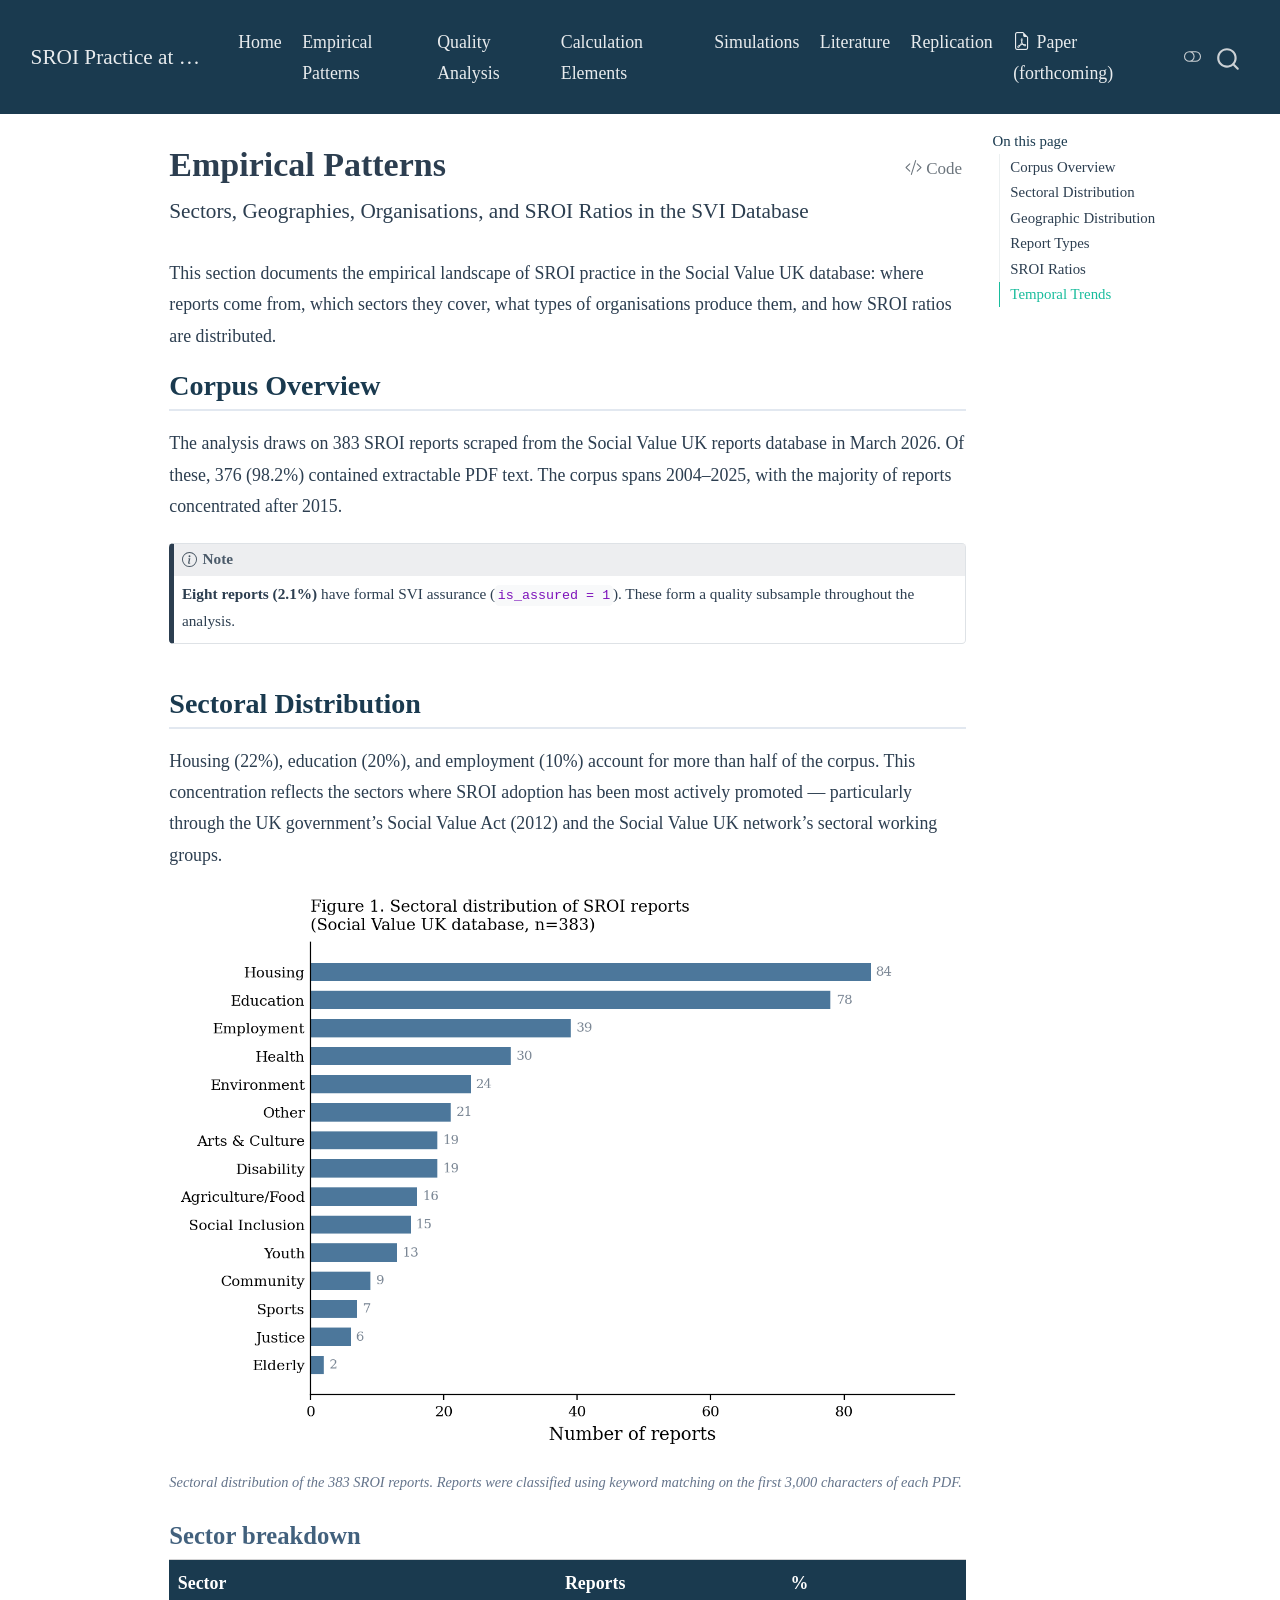
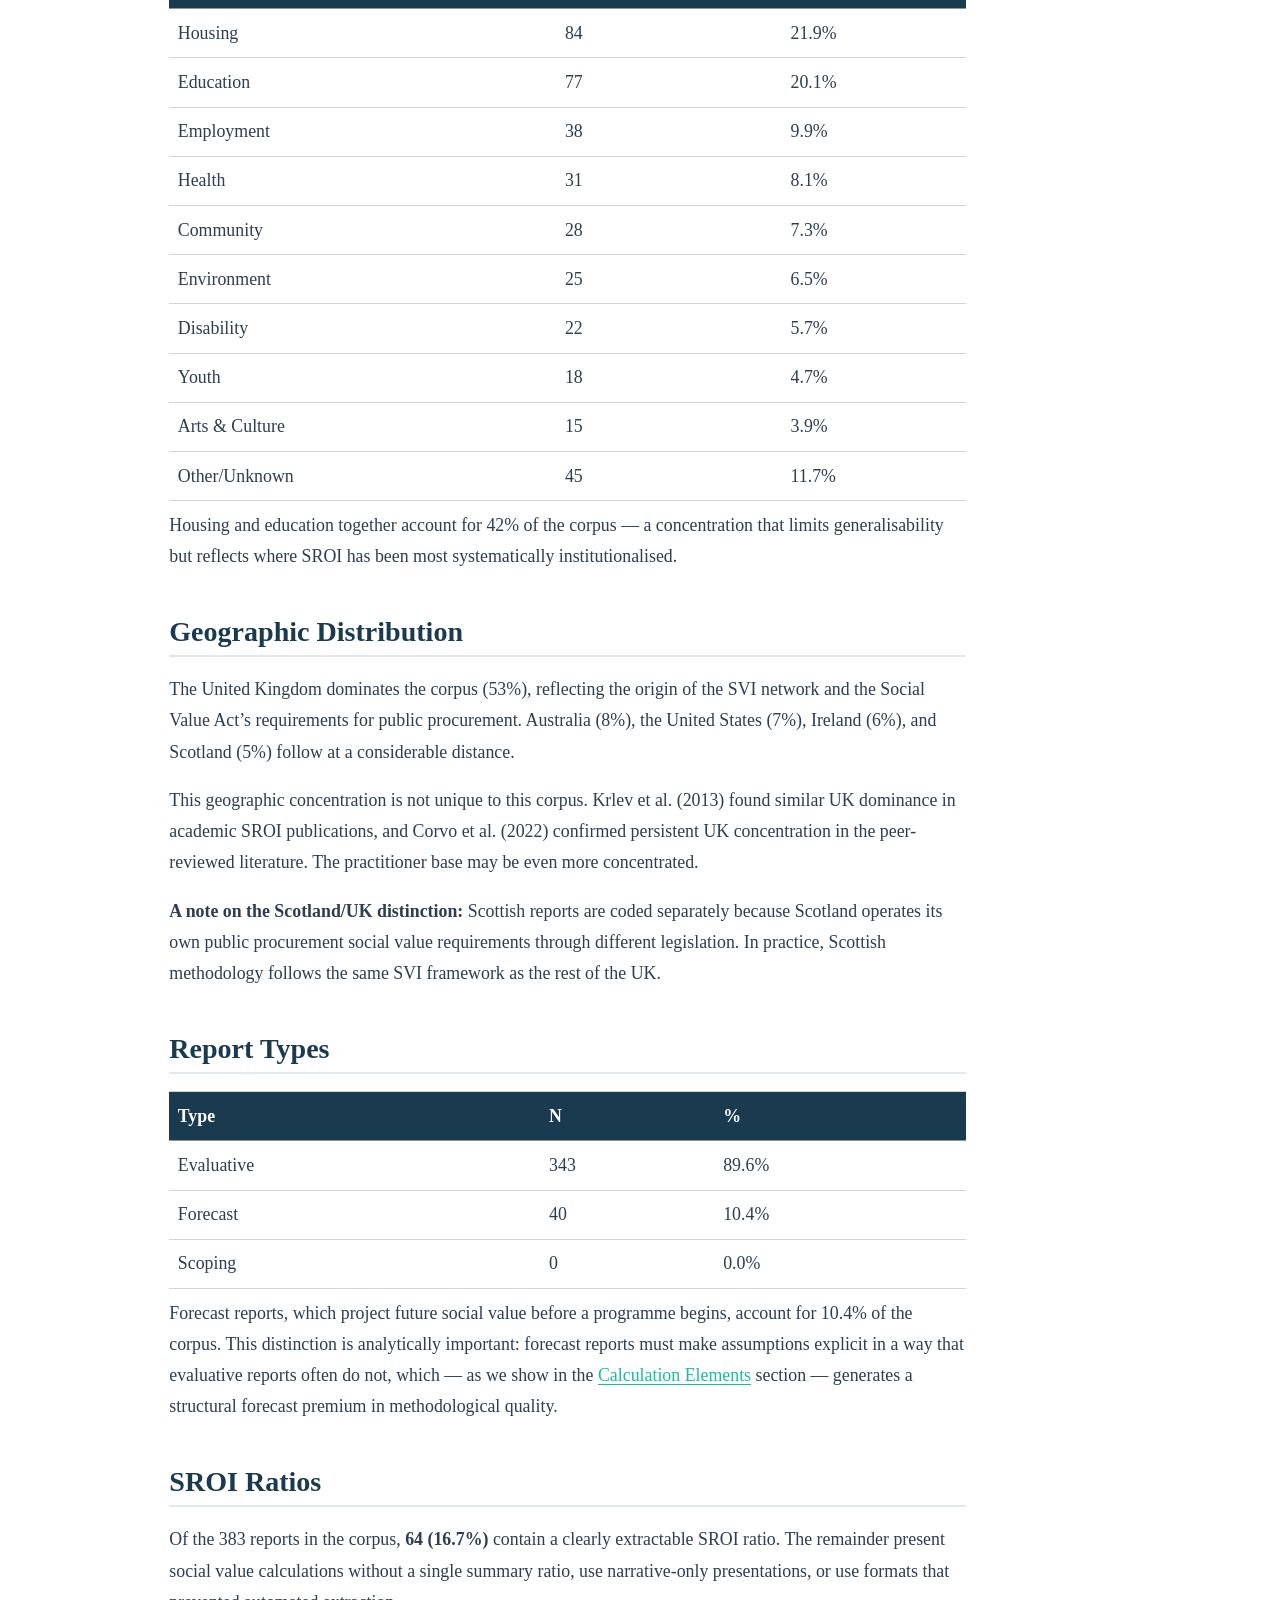
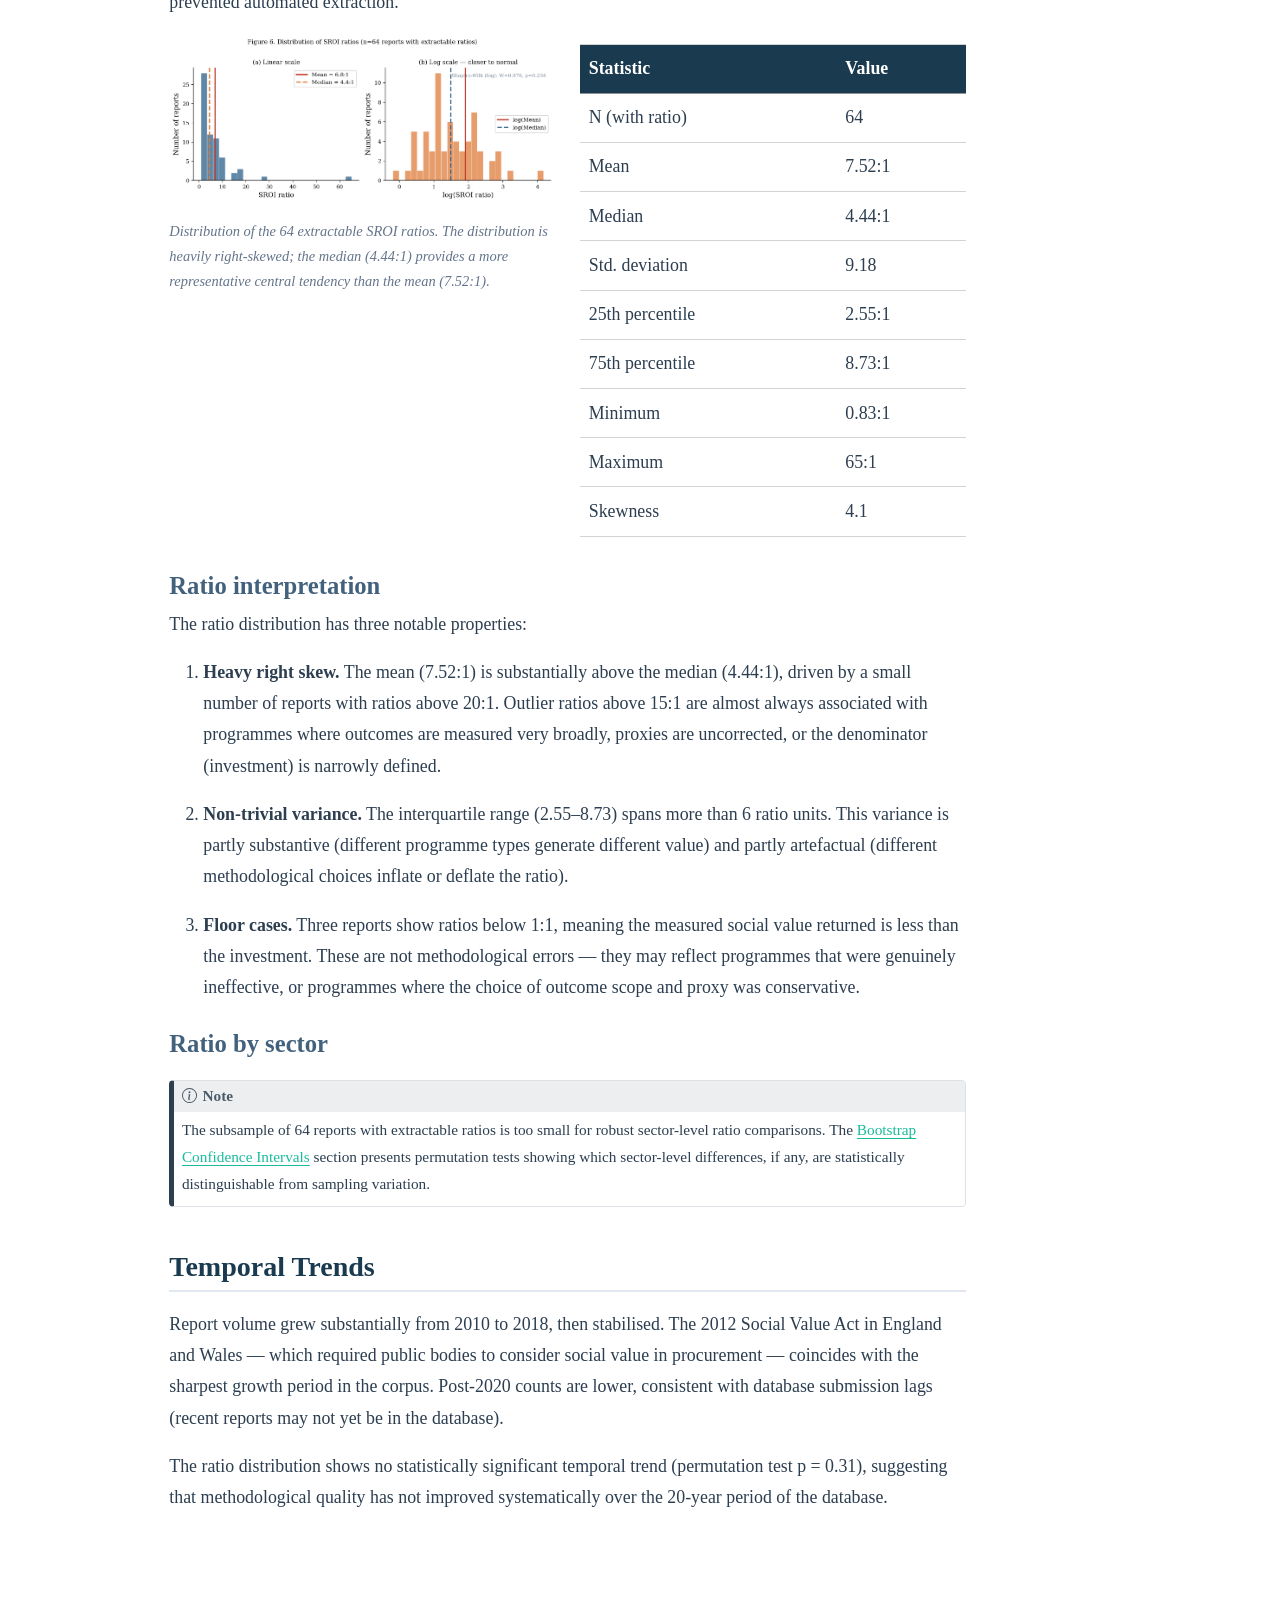
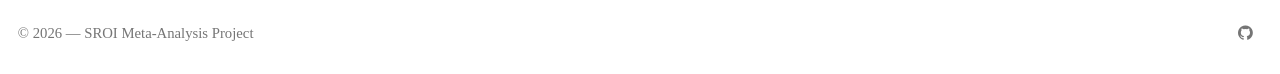
<file: docs/empirical.html>
<!DOCTYPE html>
<html xmlns="http://www.w3.org/1999/xhtml" lang="en" xml:lang="en"><head>

<meta charset="utf-8">
<meta name="generator" content="quarto-1.7.34">

<meta name="viewport" content="width=device-width, initial-scale=1.0, user-scalable=yes">


<title>Empirical Patterns – SROI Practice at Scale</title>
<style>
code{white-space: pre-wrap;}
span.smallcaps{font-variant: small-caps;}
div.columns{display: flex; gap: min(4vw, 1.5em);}
div.column{flex: auto; overflow-x: auto;}
div.hanging-indent{margin-left: 1.5em; text-indent: -1.5em;}
ul.task-list{list-style: none;}
ul.task-list li input[type="checkbox"] {
  width: 0.8em;
  margin: 0 0.8em 0.2em -1em; /* quarto-specific, see https://github.com/quarto-dev/quarto-cli/issues/4556 */ 
  vertical-align: middle;
}
/* CSS for syntax highlighting */
html { -webkit-text-size-adjust: 100%; }
pre > code.sourceCode { white-space: pre; position: relative; }
pre > code.sourceCode > span { display: inline-block; line-height: 1.25; }
pre > code.sourceCode > span:empty { height: 1.2em; }
.sourceCode { overflow: visible; }
code.sourceCode > span { color: inherit; text-decoration: inherit; }
div.sourceCode { margin: 1em 0; }
pre.sourceCode { margin: 0; }
@media screen {
div.sourceCode { overflow: auto; }
}
@media print {
pre > code.sourceCode { white-space: pre-wrap; }
pre > code.sourceCode > span { text-indent: -5em; padding-left: 5em; }
}
pre.numberSource code
  { counter-reset: source-line 0; }
pre.numberSource code > span
  { position: relative; left: -4em; counter-increment: source-line; }
pre.numberSource code > span > a:first-child::before
  { content: counter(source-line);
    position: relative; left: -1em; text-align: right; vertical-align: baseline;
    border: none; display: inline-block;
    -webkit-touch-callout: none; -webkit-user-select: none;
    -khtml-user-select: none; -moz-user-select: none;
    -ms-user-select: none; user-select: none;
    padding: 0 4px; width: 4em;
  }
pre.numberSource { margin-left: 3em;  padding-left: 4px; }
div.sourceCode
  {   }
@media screen {
pre > code.sourceCode > span > a:first-child::before { text-decoration: underline; }
}
</style>


<script src="site_libs/quarto-nav/quarto-nav.js"></script>
<script src="site_libs/quarto-nav/headroom.min.js"></script>
<script src="site_libs/clipboard/clipboard.min.js"></script>
<script src="site_libs/quarto-search/autocomplete.umd.js"></script>
<script src="site_libs/quarto-search/fuse.min.js"></script>
<script src="site_libs/quarto-search/quarto-search.js"></script>
<meta name="quarto:offset" content="./">
<link href="./figures/fig1_sector_distribution.png" rel="icon" type="image/png">
<script src="site_libs/quarto-html/quarto.js" type="module"></script>
<script src="site_libs/quarto-html/tabsets/tabsets.js" type="module"></script>
<script src="site_libs/quarto-html/popper.min.js"></script>
<script src="site_libs/quarto-html/tippy.umd.min.js"></script>
<script src="site_libs/quarto-html/anchor.min.js"></script>
<link href="site_libs/quarto-html/tippy.css" rel="stylesheet">
<link href="site_libs/quarto-html/quarto-syntax-highlighting-9582434199d49cc9e91654cdeeb4866b.css" rel="stylesheet" class="quarto-color-scheme" id="quarto-text-highlighting-styles">
<link href="site_libs/quarto-html/quarto-syntax-highlighting-dark-8dcd8563ea6803ab7cbb3d71ca5772e1.css" rel="stylesheet" class="quarto-color-scheme quarto-color-alternate" id="quarto-text-highlighting-styles">
<link href="site_libs/quarto-html/quarto-syntax-highlighting-9582434199d49cc9e91654cdeeb4866b.css" rel="stylesheet" class="quarto-color-scheme-extra" id="quarto-text-highlighting-styles">
<script src="site_libs/bootstrap/bootstrap.min.js"></script>
<link href="site_libs/bootstrap/bootstrap-icons.css" rel="stylesheet">
<link href="site_libs/bootstrap/bootstrap-93e433daa20d3a4f024ae45a6f5dc548.min.css" rel="stylesheet" append-hash="true" class="quarto-color-scheme" id="quarto-bootstrap" data-mode="light">
<link href="site_libs/bootstrap/bootstrap-dark-053784e53ace314977639f9da3f86154.min.css" rel="stylesheet" append-hash="true" class="quarto-color-scheme quarto-color-alternate" id="quarto-bootstrap" data-mode="dark">
<link href="site_libs/bootstrap/bootstrap-93e433daa20d3a4f024ae45a6f5dc548.min.css" rel="stylesheet" append-hash="true" class="quarto-color-scheme-extra" id="quarto-bootstrap" data-mode="light">
<script id="quarto-search-options" type="application/json">{
  "location": "navbar",
  "copy-button": false,
  "collapse-after": 3,
  "panel-placement": "end",
  "type": "overlay",
  "limit": 50,
  "keyboard-shortcut": [
    "f",
    "/",
    "s"
  ],
  "show-item-context": false,
  "language": {
    "search-no-results-text": "No results",
    "search-matching-documents-text": "matching documents",
    "search-copy-link-title": "Copy link to search",
    "search-hide-matches-text": "Hide additional matches",
    "search-more-match-text": "more match in this document",
    "search-more-matches-text": "more matches in this document",
    "search-clear-button-title": "Clear",
    "search-text-placeholder": "",
    "search-detached-cancel-button-title": "Cancel",
    "search-submit-button-title": "Submit",
    "search-label": "Search"
  }
}</script>
<style>html{ scroll-behavior: smooth; }</style>


<link rel="stylesheet" href="styles.css">
</head>

<body class="nav-fixed quarto-light"><script id="quarto-html-before-body" type="application/javascript">
    const toggleBodyColorMode = (bsSheetEl) => {
      const mode = bsSheetEl.getAttribute("data-mode");
      const bodyEl = window.document.querySelector("body");
      if (mode === "dark") {
        bodyEl.classList.add("quarto-dark");
        bodyEl.classList.remove("quarto-light");
      } else {
        bodyEl.classList.add("quarto-light");
        bodyEl.classList.remove("quarto-dark");
      }
    }
    const toggleBodyColorPrimary = () => {
      const bsSheetEl = window.document.querySelector("link#quarto-bootstrap:not([rel=disabled-stylesheet])");
      if (bsSheetEl) {
        toggleBodyColorMode(bsSheetEl);
      }
    }
    const setColorSchemeToggle = (alternate) => {
      const toggles = window.document.querySelectorAll('.quarto-color-scheme-toggle');
      for (let i=0; i < toggles.length; i++) {
        const toggle = toggles[i];
        if (toggle) {
          if (alternate) {
            toggle.classList.add("alternate");
          } else {
            toggle.classList.remove("alternate");
          }
        }
      }
    };
    const toggleColorMode = (alternate) => {
      // Switch the stylesheets
      const primaryStylesheets = window.document.querySelectorAll('link.quarto-color-scheme:not(.quarto-color-alternate)');
      const alternateStylesheets = window.document.querySelectorAll('link.quarto-color-scheme.quarto-color-alternate');
      manageTransitions('#quarto-margin-sidebar .nav-link', false);
      if (alternate) {
        // note: dark is layered on light, we don't disable primary!
        enableStylesheet(alternateStylesheets);
        for (const sheetNode of alternateStylesheets) {
          if (sheetNode.id === "quarto-bootstrap") {
            toggleBodyColorMode(sheetNode);
          }
        }
      } else {
        disableStylesheet(alternateStylesheets);
        enableStylesheet(primaryStylesheets)
        toggleBodyColorPrimary();
      }
      manageTransitions('#quarto-margin-sidebar .nav-link', true);
      // Switch the toggles
      setColorSchemeToggle(alternate)
      // Hack to workaround the fact that safari doesn't
      // properly recolor the scrollbar when toggling (#1455)
      if (navigator.userAgent.indexOf('Safari') > 0 && navigator.userAgent.indexOf('Chrome') == -1) {
        manageTransitions("body", false);
        window.scrollTo(0, 1);
        setTimeout(() => {
          window.scrollTo(0, 0);
          manageTransitions("body", true);
        }, 40);
      }
    }
    const disableStylesheet = (stylesheets) => {
      for (let i=0; i < stylesheets.length; i++) {
        const stylesheet = stylesheets[i];
        stylesheet.rel = 'disabled-stylesheet';
      }
    }
    const enableStylesheet = (stylesheets) => {
      for (let i=0; i < stylesheets.length; i++) {
        const stylesheet = stylesheets[i];
        if(stylesheet.rel !== 'stylesheet') { // for Chrome, which will still FOUC without this check
          stylesheet.rel = 'stylesheet';
        }
      }
    }
    const manageTransitions = (selector, allowTransitions) => {
      const els = window.document.querySelectorAll(selector);
      for (let i=0; i < els.length; i++) {
        const el = els[i];
        if (allowTransitions) {
          el.classList.remove('notransition');
        } else {
          el.classList.add('notransition');
        }
      }
    }
    const isFileUrl = () => {
      return window.location.protocol === 'file:';
    }
    const hasAlternateSentinel = () => {
      let styleSentinel = getColorSchemeSentinel();
      if (styleSentinel !== null) {
        return styleSentinel === "alternate";
      } else {
        return false;
      }
    }
    const setStyleSentinel = (alternate) => {
      const value = alternate ? "alternate" : "default";
      if (!isFileUrl()) {
        window.localStorage.setItem("quarto-color-scheme", value);
      } else {
        localAlternateSentinel = value;
      }
    }
    const getColorSchemeSentinel = () => {
      if (!isFileUrl()) {
        const storageValue = window.localStorage.getItem("quarto-color-scheme");
        return storageValue != null ? storageValue : localAlternateSentinel;
      } else {
        return localAlternateSentinel;
      }
    }
    const toggleGiscusIfUsed = (isAlternate, darkModeDefault) => {
      const baseTheme = document.querySelector('#giscus-base-theme')?.value ?? 'light';
      const alternateTheme = document.querySelector('#giscus-alt-theme')?.value ?? 'dark';
      let newTheme = '';
      if(authorPrefersDark) {
        newTheme = isAlternate ? baseTheme : alternateTheme;
      } else {
        newTheme = isAlternate ? alternateTheme : baseTheme;
      }
      const changeGiscusTheme = () => {
        // From: https://github.com/giscus/giscus/issues/336
        const sendMessage = (message) => {
          const iframe = document.querySelector('iframe.giscus-frame');
          if (!iframe) return;
          iframe.contentWindow.postMessage({ giscus: message }, 'https://giscus.app');
        }
        sendMessage({
          setConfig: {
            theme: newTheme
          }
        });
      }
      const isGiscussLoaded = window.document.querySelector('iframe.giscus-frame') !== null;
      if (isGiscussLoaded) {
        changeGiscusTheme();
      }
    };
    const authorPrefersDark = false;
    const darkModeDefault = authorPrefersDark;
      document.querySelector('link#quarto-text-highlighting-styles.quarto-color-scheme-extra').rel = 'disabled-stylesheet';
      document.querySelector('link#quarto-bootstrap.quarto-color-scheme-extra').rel = 'disabled-stylesheet';
    let localAlternateSentinel = darkModeDefault ? 'alternate' : 'default';
    // Dark / light mode switch
    window.quartoToggleColorScheme = () => {
      // Read the current dark / light value
      let toAlternate = !hasAlternateSentinel();
      toggleColorMode(toAlternate);
      setStyleSentinel(toAlternate);
      toggleGiscusIfUsed(toAlternate, darkModeDefault);
      window.dispatchEvent(new Event('resize'));
    };
    // Switch to dark mode if need be
    if (hasAlternateSentinel()) {
      toggleColorMode(true);
    } else {
      toggleColorMode(false);
    }
  </script>

<div id="quarto-search-results"></div>
  <header id="quarto-header" class="headroom fixed-top">
    <nav class="navbar navbar-expand-lg " data-bs-theme="dark">
      <div class="navbar-container container-fluid">
      <div class="navbar-brand-container mx-auto">
    <a class="navbar-brand" href="./index.html">
    <span class="navbar-title">SROI Practice at Scale</span>
    </a>
  </div>
            <div id="quarto-search" class="" title="Search"></div>
          <button class="navbar-toggler" type="button" data-bs-toggle="collapse" data-bs-target="#navbarCollapse" aria-controls="navbarCollapse" role="menu" aria-expanded="false" aria-label="Toggle navigation" onclick="if (window.quartoToggleHeadroom) { window.quartoToggleHeadroom(); }">
  <span class="navbar-toggler-icon"></span>
</button>
          <div class="collapse navbar-collapse" id="navbarCollapse">
            <ul class="navbar-nav navbar-nav-scroll me-auto">
  <li class="nav-item">
    <a class="nav-link" href="./index.html"> 
<span class="menu-text">Home</span></a>
  </li>  
  <li class="nav-item">
    <a class="nav-link active" href="./empirical.html" aria-current="page"> 
<span class="menu-text">Empirical Patterns</span></a>
  </li>  
  <li class="nav-item">
    <a class="nav-link" href="./quality.html"> 
<span class="menu-text">Quality Analysis</span></a>
  </li>  
  <li class="nav-item">
    <a class="nav-link" href="./factors.html"> 
<span class="menu-text">Calculation Elements</span></a>
  </li>  
  <li class="nav-item">
    <a class="nav-link" href="./simulations.html"> 
<span class="menu-text">Simulations</span></a>
  </li>  
  <li class="nav-item">
    <a class="nav-link" href="./literature.html"> 
<span class="menu-text">Literature</span></a>
  </li>  
  <li class="nav-item">
    <a class="nav-link" href="./replication.html"> 
<span class="menu-text">Replication</span></a>
  </li>  
</ul>
            <ul class="navbar-nav navbar-nav-scroll ms-auto">
  <li class="nav-item">
    <a class="nav-link" href="https://doi.org/10.1000/placeholder"> <i class="bi bi-file-earmark-pdf" role="img">
</i> 
<span class="menu-text">Paper (forthcoming)</span></a>
  </li>  
</ul>
          </div> <!-- /navcollapse -->
            <div class="quarto-navbar-tools">
  <a href="" class="quarto-color-scheme-toggle quarto-navigation-tool  px-1" onclick="window.quartoToggleColorScheme(); return false;" title="Toggle dark mode"><i class="bi"></i></a>
</div>
      </div> <!-- /container-fluid -->
    </nav>
</header>
<!-- content -->
<div id="quarto-content" class="quarto-container page-columns page-rows-contents page-layout-article page-navbar">
<!-- sidebar -->
<!-- margin-sidebar -->
    <div id="quarto-margin-sidebar" class="sidebar margin-sidebar">
        <nav id="TOC" role="doc-toc" class="toc-active">
    <h2 id="toc-title">On this page</h2>
   
  <ul>
  <li><a href="#corpus-overview" id="toc-corpus-overview" class="nav-link active" data-scroll-target="#corpus-overview">Corpus Overview</a></li>
  <li><a href="#sectoral-distribution" id="toc-sectoral-distribution" class="nav-link" data-scroll-target="#sectoral-distribution">Sectoral Distribution</a>
  <ul class="collapse">
  <li><a href="#sector-breakdown" id="toc-sector-breakdown" class="nav-link" data-scroll-target="#sector-breakdown">Sector breakdown</a></li>
  </ul></li>
  <li><a href="#geographic-distribution" id="toc-geographic-distribution" class="nav-link" data-scroll-target="#geographic-distribution">Geographic Distribution</a></li>
  <li><a href="#report-types" id="toc-report-types" class="nav-link" data-scroll-target="#report-types">Report Types</a></li>
  <li><a href="#sroi-ratios" id="toc-sroi-ratios" class="nav-link" data-scroll-target="#sroi-ratios">SROI Ratios</a>
  <ul class="collapse">
  <li><a href="#ratio-interpretation" id="toc-ratio-interpretation" class="nav-link" data-scroll-target="#ratio-interpretation">Ratio interpretation</a></li>
  <li><a href="#ratio-by-sector" id="toc-ratio-by-sector" class="nav-link" data-scroll-target="#ratio-by-sector">Ratio by sector</a></li>
  </ul></li>
  <li><a href="#temporal-trends" id="toc-temporal-trends" class="nav-link" data-scroll-target="#temporal-trends">Temporal Trends</a></li>
  </ul>
</nav>
    </div>
<!-- main -->
<main class="content" id="quarto-document-content">


<header id="title-block-header" class="quarto-title-block default">
<div class="quarto-title">
<div class="quarto-title-block"><div><h1 class="title">Empirical Patterns</h1><button type="button" class="btn code-tools-button" id="quarto-code-tools-source"><i class="bi"></i> Code</button></div></div>
<p class="subtitle lead">Sectors, Geographies, Organisations, and SROI Ratios in the SVI Database</p>
</div>



<div class="quarto-title-meta">

    
  
    
  </div>
  


</header>


<p>This section documents the empirical landscape of SROI practice in the Social Value UK database: where reports come from, which sectors they cover, what types of organisations produce them, and how SROI ratios are distributed.</p>
<section id="corpus-overview" class="level2">
<h2 class="anchored" data-anchor-id="corpus-overview">Corpus Overview</h2>
<p>The analysis draws on 383 SROI reports scraped from the Social Value UK reports database in March 2026. Of these, 376 (98.2%) contained extractable PDF text. The corpus spans 2004–2025, with the majority of reports concentrated after 2015.</p>
<div class="callout callout-style-default callout-note callout-titled">
<div class="callout-header d-flex align-content-center">
<div class="callout-icon-container">
<i class="callout-icon"></i>
</div>
<div class="callout-title-container flex-fill">
Note
</div>
</div>
<div class="callout-body-container callout-body">
<p><strong>Eight reports (2.1%)</strong> have formal SVI assurance (<code>is_assured = 1</code>). These form a quality subsample throughout the analysis.</p>
</div>
</div>
</section>
<section id="sectoral-distribution" class="level2">
<h2 class="anchored" data-anchor-id="sectoral-distribution">Sectoral Distribution</h2>
<p>Housing (22%), education (20%), and employment (10%) account for more than half of the corpus. This concentration reflects the sectors where SROI adoption has been most actively promoted — particularly through the UK government’s Social Value Act (2012) and the Social Value UK network’s sectoral working groups.</p>
<div class="quarto-figure quarto-figure-center">
<figure class="figure">
<p><img src="figures/fig1_sector_distribution.png" class="img-fluid figure-img" alt="Bar chart showing sector distribution"></p>
<figcaption>Sectoral distribution of the 383 SROI reports. Reports were classified using keyword matching on the first 3,000 characters of each PDF.</figcaption>
</figure>
</div>
<section id="sector-breakdown" class="level3">
<h3 class="anchored" data-anchor-id="sector-breakdown">Sector breakdown</h3>
<table class="caption-top table">
<thead>
<tr class="header">
<th>Sector</th>
<th>Reports</th>
<th>%</th>
</tr>
</thead>
<tbody>
<tr class="odd">
<td>Housing</td>
<td>84</td>
<td>21.9%</td>
</tr>
<tr class="even">
<td>Education</td>
<td>77</td>
<td>20.1%</td>
</tr>
<tr class="odd">
<td>Employment</td>
<td>38</td>
<td>9.9%</td>
</tr>
<tr class="even">
<td>Health</td>
<td>31</td>
<td>8.1%</td>
</tr>
<tr class="odd">
<td>Community</td>
<td>28</td>
<td>7.3%</td>
</tr>
<tr class="even">
<td>Environment</td>
<td>25</td>
<td>6.5%</td>
</tr>
<tr class="odd">
<td>Disability</td>
<td>22</td>
<td>5.7%</td>
</tr>
<tr class="even">
<td>Youth</td>
<td>18</td>
<td>4.7%</td>
</tr>
<tr class="odd">
<td>Arts &amp; Culture</td>
<td>15</td>
<td>3.9%</td>
</tr>
<tr class="even">
<td>Other/Unknown</td>
<td>45</td>
<td>11.7%</td>
</tr>
</tbody>
</table>
<p>Housing and education together account for 42% of the corpus — a concentration that limits generalisability but reflects where SROI has been most systematically institutionalised.</p>
</section>
</section>
<section id="geographic-distribution" class="level2">
<h2 class="anchored" data-anchor-id="geographic-distribution">Geographic Distribution</h2>
<p>The United Kingdom dominates the corpus (53%), reflecting the origin of the SVI network and the Social Value Act’s requirements for public procurement. Australia (8%), the United States (7%), Ireland (6%), and Scotland (5%) follow at a considerable distance.</p>
<p>This geographic concentration is not unique to this corpus. Krlev et al.&nbsp;(2013) found similar UK dominance in academic SROI publications, and Corvo et al.&nbsp;(2022) confirmed persistent UK concentration in the peer-reviewed literature. The practitioner base may be even more concentrated.</p>
<p><strong>A note on the Scotland/UK distinction:</strong> Scottish reports are coded separately because Scotland operates its own public procurement social value requirements through different legislation. In practice, Scottish methodology follows the same SVI framework as the rest of the UK.</p>
</section>
<section id="report-types" class="level2">
<h2 class="anchored" data-anchor-id="report-types">Report Types</h2>
<table class="caption-top table">
<thead>
<tr class="header">
<th>Type</th>
<th>N</th>
<th>%</th>
</tr>
</thead>
<tbody>
<tr class="odd">
<td>Evaluative</td>
<td>343</td>
<td>89.6%</td>
</tr>
<tr class="even">
<td>Forecast</td>
<td>40</td>
<td>10.4%</td>
</tr>
<tr class="odd">
<td>Scoping</td>
<td>0</td>
<td>0.0%</td>
</tr>
</tbody>
</table>
<p>Forecast reports, which project future social value before a programme begins, account for 10.4% of the corpus. This distinction is analytically important: forecast reports must make assumptions explicit in a way that evaluative reports often do not, which — as we show in the <a href="./factors.html">Calculation Elements</a> section — generates a structural forecast premium in methodological quality.</p>
</section>
<section id="sroi-ratios" class="level2">
<h2 class="anchored" data-anchor-id="sroi-ratios">SROI Ratios</h2>
<p>Of the 383 reports in the corpus, <strong>64 (16.7%)</strong> contain a clearly extractable SROI ratio. The remainder present social value calculations without a single summary ratio, use narrative-only presentations, or use formats that prevented automated extraction.</p>
<div class="grid-2">
<div class="quarto-figure quarto-figure-center">
<figure class="figure">
<p><img src="figures/fig6_sroi_ratio_distribution.png" class="img-fluid figure-img"></p>
<figcaption>Distribution of the 64 extractable SROI ratios. The distribution is heavily right-skewed; the median (4.44:1) provides a more representative central tendency than the mean (7.52:1).</figcaption>
</figure>
</div>
<table class="caption-top table">
<thead>
<tr class="header">
<th>Statistic</th>
<th>Value</th>
</tr>
</thead>
<tbody>
<tr class="odd">
<td>N (with ratio)</td>
<td>64</td>
</tr>
<tr class="even">
<td>Mean</td>
<td>7.52:1</td>
</tr>
<tr class="odd">
<td>Median</td>
<td>4.44:1</td>
</tr>
<tr class="even">
<td>Std. deviation</td>
<td>9.18</td>
</tr>
<tr class="odd">
<td>25th percentile</td>
<td>2.55:1</td>
</tr>
<tr class="even">
<td>75th percentile</td>
<td>8.73:1</td>
</tr>
<tr class="odd">
<td>Minimum</td>
<td>0.83:1</td>
</tr>
<tr class="even">
<td>Maximum</td>
<td>65:1</td>
</tr>
<tr class="odd">
<td>Skewness</td>
<td>4.1</td>
</tr>
</tbody>
</table>
</div>
<section id="ratio-interpretation" class="level3">
<h3 class="anchored" data-anchor-id="ratio-interpretation">Ratio interpretation</h3>
<p>The ratio distribution has three notable properties:</p>
<ol type="1">
<li><p><strong>Heavy right skew.</strong> The mean (7.52:1) is substantially above the median (4.44:1), driven by a small number of reports with ratios above 20:1. Outlier ratios above 15:1 are almost always associated with programmes where outcomes are measured very broadly, proxies are uncorrected, or the denominator (investment) is narrowly defined.</p></li>
<li><p><strong>Non-trivial variance.</strong> The interquartile range (2.55–8.73) spans more than 6 ratio units. This variance is partly substantive (different programme types generate different value) and partly artefactual (different methodological choices inflate or deflate the ratio).</p></li>
<li><p><strong>Floor cases.</strong> Three reports show ratios below 1:1, meaning the measured social value returned is less than the investment. These are not methodological errors — they may reflect programmes that were genuinely ineffective, or programmes where the choice of outcome scope and proxy was conservative.</p></li>
</ol>
</section>
<section id="ratio-by-sector" class="level3">
<h3 class="anchored" data-anchor-id="ratio-by-sector">Ratio by sector</h3>
<div class="callout callout-style-default callout-note callout-titled">
<div class="callout-header d-flex align-content-center">
<div class="callout-icon-container">
<i class="callout-icon"></i>
</div>
<div class="callout-title-container flex-fill">
Note
</div>
</div>
<div class="callout-body-container callout-body">
<p>The subsample of 64 reports with extractable ratios is too small for robust sector-level ratio comparisons. The <a href="./simulations.html">Bootstrap Confidence Intervals</a> section presents permutation tests showing which sector-level differences, if any, are statistically distinguishable from sampling variation.</p>
</div>
</div>
</section>
</section>
<section id="temporal-trends" class="level2">
<h2 class="anchored" data-anchor-id="temporal-trends">Temporal Trends</h2>
<p>Report volume grew substantially from 2010 to 2018, then stabilised. The 2012 Social Value Act in England and Wales — which required public bodies to consider social value in procurement — coincides with the sharpest growth period in the corpus. Post-2020 counts are lower, consistent with database submission lags (recent reports may not yet be in the database).</p>
<p>The ratio distribution shows no statistically significant temporal trend (permutation test p = 0.31), suggesting that methodological quality has not improved systematically over the 20-year period of the database.</p>


<!-- -->

</section>

</main> <!-- /main -->
<script id="quarto-html-after-body" type="application/javascript">
  window.document.addEventListener("DOMContentLoaded", function (event) {
    // Ensure there is a toggle, if there isn't float one in the top right
    if (window.document.querySelector('.quarto-color-scheme-toggle') === null) {
      const a = window.document.createElement('a');
      a.classList.add('top-right');
      a.classList.add('quarto-color-scheme-toggle');
      a.href = "";
      a.onclick = function() { try { window.quartoToggleColorScheme(); } catch {} return false; };
      const i = window.document.createElement("i");
      i.classList.add('bi');
      a.appendChild(i);
      window.document.body.appendChild(a);
    }
    setColorSchemeToggle(hasAlternateSentinel())
    const icon = "";
    const anchorJS = new window.AnchorJS();
    anchorJS.options = {
      placement: 'right',
      icon: icon
    };
    anchorJS.add('.anchored');
    const isCodeAnnotation = (el) => {
      for (const clz of el.classList) {
        if (clz.startsWith('code-annotation-')) {                     
          return true;
        }
      }
      return false;
    }
    const onCopySuccess = function(e) {
      // button target
      const button = e.trigger;
      // don't keep focus
      button.blur();
      // flash "checked"
      button.classList.add('code-copy-button-checked');
      var currentTitle = button.getAttribute("title");
      button.setAttribute("title", "Copied!");
      let tooltip;
      if (window.bootstrap) {
        button.setAttribute("data-bs-toggle", "tooltip");
        button.setAttribute("data-bs-placement", "left");
        button.setAttribute("data-bs-title", "Copied!");
        tooltip = new bootstrap.Tooltip(button, 
          { trigger: "manual", 
            customClass: "code-copy-button-tooltip",
            offset: [0, -8]});
        tooltip.show();    
      }
      setTimeout(function() {
        if (tooltip) {
          tooltip.hide();
          button.removeAttribute("data-bs-title");
          button.removeAttribute("data-bs-toggle");
          button.removeAttribute("data-bs-placement");
        }
        button.setAttribute("title", currentTitle);
        button.classList.remove('code-copy-button-checked');
      }, 1000);
      // clear code selection
      e.clearSelection();
    }
    const getTextToCopy = function(trigger) {
        const codeEl = trigger.previousElementSibling.cloneNode(true);
        for (const childEl of codeEl.children) {
          if (isCodeAnnotation(childEl)) {
            childEl.remove();
          }
        }
        return codeEl.innerText;
    }
    const clipboard = new window.ClipboardJS('.code-copy-button:not([data-in-quarto-modal])', {
      text: getTextToCopy
    });
    clipboard.on('success', onCopySuccess);
    if (window.document.getElementById('quarto-embedded-source-code-modal')) {
      const clipboardModal = new window.ClipboardJS('.code-copy-button[data-in-quarto-modal]', {
        text: getTextToCopy,
        container: window.document.getElementById('quarto-embedded-source-code-modal')
      });
      clipboardModal.on('success', onCopySuccess);
    }
    const viewSource = window.document.getElementById('quarto-view-source') ||
                       window.document.getElementById('quarto-code-tools-source');
    if (viewSource) {
      const sourceUrl = viewSource.getAttribute("data-quarto-source-url");
      viewSource.addEventListener("click", function(e) {
        if (sourceUrl) {
          // rstudio viewer pane
          if (/\bcapabilities=\b/.test(window.location)) {
            window.open(sourceUrl);
          } else {
            window.location.href = sourceUrl;
          }
        } else {
          const modal = new bootstrap.Modal(document.getElementById('quarto-embedded-source-code-modal'));
          modal.show();
        }
        return false;
      });
    }
    function toggleCodeHandler(show) {
      return function(e) {
        const detailsSrc = window.document.querySelectorAll(".cell > details > .sourceCode");
        for (let i=0; i<detailsSrc.length; i++) {
          const details = detailsSrc[i].parentElement;
          if (show) {
            details.open = true;
          } else {
            details.removeAttribute("open");
          }
        }
        const cellCodeDivs = window.document.querySelectorAll(".cell > .sourceCode");
        const fromCls = show ? "hidden" : "unhidden";
        const toCls = show ? "unhidden" : "hidden";
        for (let i=0; i<cellCodeDivs.length; i++) {
          const codeDiv = cellCodeDivs[i];
          if (codeDiv.classList.contains(fromCls)) {
            codeDiv.classList.remove(fromCls);
            codeDiv.classList.add(toCls);
          } 
        }
        return false;
      }
    }
    const hideAllCode = window.document.getElementById("quarto-hide-all-code");
    if (hideAllCode) {
      hideAllCode.addEventListener("click", toggleCodeHandler(false));
    }
    const showAllCode = window.document.getElementById("quarto-show-all-code");
    if (showAllCode) {
      showAllCode.addEventListener("click", toggleCodeHandler(true));
    }
      var localhostRegex = new RegExp(/^(?:http|https):\/\/localhost\:?[0-9]*\//);
      var mailtoRegex = new RegExp(/^mailto:/);
        var filterRegex = new RegExp('/' + window.location.host + '/');
      var isInternal = (href) => {
          return filterRegex.test(href) || localhostRegex.test(href) || mailtoRegex.test(href);
      }
      // Inspect non-navigation links and adorn them if external
     var links = window.document.querySelectorAll('a[href]:not(.nav-link):not(.navbar-brand):not(.toc-action):not(.sidebar-link):not(.sidebar-item-toggle):not(.pagination-link):not(.no-external):not([aria-hidden]):not(.dropdown-item):not(.quarto-navigation-tool):not(.about-link)');
      for (var i=0; i<links.length; i++) {
        const link = links[i];
        if (!isInternal(link.href)) {
          // undo the damage that might have been done by quarto-nav.js in the case of
          // links that we want to consider external
          if (link.dataset.originalHref !== undefined) {
            link.href = link.dataset.originalHref;
          }
        }
      }
    function tippyHover(el, contentFn, onTriggerFn, onUntriggerFn) {
      const config = {
        allowHTML: true,
        maxWidth: 500,
        delay: 100,
        arrow: false,
        appendTo: function(el) {
            return el.parentElement;
        },
        interactive: true,
        interactiveBorder: 10,
        theme: 'quarto',
        placement: 'bottom-start',
      };
      if (contentFn) {
        config.content = contentFn;
      }
      if (onTriggerFn) {
        config.onTrigger = onTriggerFn;
      }
      if (onUntriggerFn) {
        config.onUntrigger = onUntriggerFn;
      }
      window.tippy(el, config); 
    }
    const noterefs = window.document.querySelectorAll('a[role="doc-noteref"]');
    for (var i=0; i<noterefs.length; i++) {
      const ref = noterefs[i];
      tippyHover(ref, function() {
        // use id or data attribute instead here
        let href = ref.getAttribute('data-footnote-href') || ref.getAttribute('href');
        try { href = new URL(href).hash; } catch {}
        const id = href.replace(/^#\/?/, "");
        const note = window.document.getElementById(id);
        if (note) {
          return note.innerHTML;
        } else {
          return "";
        }
      });
    }
    const xrefs = window.document.querySelectorAll('a.quarto-xref');
    const processXRef = (id, note) => {
      // Strip column container classes
      const stripColumnClz = (el) => {
        el.classList.remove("page-full", "page-columns");
        if (el.children) {
          for (const child of el.children) {
            stripColumnClz(child);
          }
        }
      }
      stripColumnClz(note)
      if (id === null || id.startsWith('sec-')) {
        // Special case sections, only their first couple elements
        const container = document.createElement("div");
        if (note.children && note.children.length > 2) {
          container.appendChild(note.children[0].cloneNode(true));
          for (let i = 1; i < note.children.length; i++) {
            const child = note.children[i];
            if (child.tagName === "P" && child.innerText === "") {
              continue;
            } else {
              container.appendChild(child.cloneNode(true));
              break;
            }
          }
          if (window.Quarto?.typesetMath) {
            window.Quarto.typesetMath(container);
          }
          return container.innerHTML
        } else {
          if (window.Quarto?.typesetMath) {
            window.Quarto.typesetMath(note);
          }
          return note.innerHTML;
        }
      } else {
        // Remove any anchor links if they are present
        const anchorLink = note.querySelector('a.anchorjs-link');
        if (anchorLink) {
          anchorLink.remove();
        }
        if (window.Quarto?.typesetMath) {
          window.Quarto.typesetMath(note);
        }
        if (note.classList.contains("callout")) {
          return note.outerHTML;
        } else {
          return note.innerHTML;
        }
      }
    }
    for (var i=0; i<xrefs.length; i++) {
      const xref = xrefs[i];
      tippyHover(xref, undefined, function(instance) {
        instance.disable();
        let url = xref.getAttribute('href');
        let hash = undefined; 
        if (url.startsWith('#')) {
          hash = url;
        } else {
          try { hash = new URL(url).hash; } catch {}
        }
        if (hash) {
          const id = hash.replace(/^#\/?/, "");
          const note = window.document.getElementById(id);
          if (note !== null) {
            try {
              const html = processXRef(id, note.cloneNode(true));
              instance.setContent(html);
            } finally {
              instance.enable();
              instance.show();
            }
          } else {
            // See if we can fetch this
            fetch(url.split('#')[0])
            .then(res => res.text())
            .then(html => {
              const parser = new DOMParser();
              const htmlDoc = parser.parseFromString(html, "text/html");
              const note = htmlDoc.getElementById(id);
              if (note !== null) {
                const html = processXRef(id, note);
                instance.setContent(html);
              } 
            }).finally(() => {
              instance.enable();
              instance.show();
            });
          }
        } else {
          // See if we can fetch a full url (with no hash to target)
          // This is a special case and we should probably do some content thinning / targeting
          fetch(url)
          .then(res => res.text())
          .then(html => {
            const parser = new DOMParser();
            const htmlDoc = parser.parseFromString(html, "text/html");
            const note = htmlDoc.querySelector('main.content');
            if (note !== null) {
              // This should only happen for chapter cross references
              // (since there is no id in the URL)
              // remove the first header
              if (note.children.length > 0 && note.children[0].tagName === "HEADER") {
                note.children[0].remove();
              }
              const html = processXRef(null, note);
              instance.setContent(html);
            } 
          }).finally(() => {
            instance.enable();
            instance.show();
          });
        }
      }, function(instance) {
      });
    }
        let selectedAnnoteEl;
        const selectorForAnnotation = ( cell, annotation) => {
          let cellAttr = 'data-code-cell="' + cell + '"';
          let lineAttr = 'data-code-annotation="' +  annotation + '"';
          const selector = 'span[' + cellAttr + '][' + lineAttr + ']';
          return selector;
        }
        const selectCodeLines = (annoteEl) => {
          const doc = window.document;
          const targetCell = annoteEl.getAttribute("data-target-cell");
          const targetAnnotation = annoteEl.getAttribute("data-target-annotation");
          const annoteSpan = window.document.querySelector(selectorForAnnotation(targetCell, targetAnnotation));
          const lines = annoteSpan.getAttribute("data-code-lines").split(",");
          const lineIds = lines.map((line) => {
            return targetCell + "-" + line;
          })
          let top = null;
          let height = null;
          let parent = null;
          if (lineIds.length > 0) {
              //compute the position of the single el (top and bottom and make a div)
              const el = window.document.getElementById(lineIds[0]);
              top = el.offsetTop;
              height = el.offsetHeight;
              parent = el.parentElement.parentElement;
            if (lineIds.length > 1) {
              const lastEl = window.document.getElementById(lineIds[lineIds.length - 1]);
              const bottom = lastEl.offsetTop + lastEl.offsetHeight;
              height = bottom - top;
            }
            if (top !== null && height !== null && parent !== null) {
              // cook up a div (if necessary) and position it 
              let div = window.document.getElementById("code-annotation-line-highlight");
              if (div === null) {
                div = window.document.createElement("div");
                div.setAttribute("id", "code-annotation-line-highlight");
                div.style.position = 'absolute';
                parent.appendChild(div);
              }
              div.style.top = top - 2 + "px";
              div.style.height = height + 4 + "px";
              div.style.left = 0;
              let gutterDiv = window.document.getElementById("code-annotation-line-highlight-gutter");
              if (gutterDiv === null) {
                gutterDiv = window.document.createElement("div");
                gutterDiv.setAttribute("id", "code-annotation-line-highlight-gutter");
                gutterDiv.style.position = 'absolute';
                const codeCell = window.document.getElementById(targetCell);
                const gutter = codeCell.querySelector('.code-annotation-gutter');
                gutter.appendChild(gutterDiv);
              }
              gutterDiv.style.top = top - 2 + "px";
              gutterDiv.style.height = height + 4 + "px";
            }
            selectedAnnoteEl = annoteEl;
          }
        };
        const unselectCodeLines = () => {
          const elementsIds = ["code-annotation-line-highlight", "code-annotation-line-highlight-gutter"];
          elementsIds.forEach((elId) => {
            const div = window.document.getElementById(elId);
            if (div) {
              div.remove();
            }
          });
          selectedAnnoteEl = undefined;
        };
          // Handle positioning of the toggle
      window.addEventListener(
        "resize",
        throttle(() => {
          elRect = undefined;
          if (selectedAnnoteEl) {
            selectCodeLines(selectedAnnoteEl);
          }
        }, 10)
      );
      function throttle(fn, ms) {
      let throttle = false;
      let timer;
        return (...args) => {
          if(!throttle) { // first call gets through
              fn.apply(this, args);
              throttle = true;
          } else { // all the others get throttled
              if(timer) clearTimeout(timer); // cancel #2
              timer = setTimeout(() => {
                fn.apply(this, args);
                timer = throttle = false;
              }, ms);
          }
        };
      }
        // Attach click handler to the DT
        const annoteDls = window.document.querySelectorAll('dt[data-target-cell]');
        for (const annoteDlNode of annoteDls) {
          annoteDlNode.addEventListener('click', (event) => {
            const clickedEl = event.target;
            if (clickedEl !== selectedAnnoteEl) {
              unselectCodeLines();
              const activeEl = window.document.querySelector('dt[data-target-cell].code-annotation-active');
              if (activeEl) {
                activeEl.classList.remove('code-annotation-active');
              }
              selectCodeLines(clickedEl);
              clickedEl.classList.add('code-annotation-active');
            } else {
              // Unselect the line
              unselectCodeLines();
              clickedEl.classList.remove('code-annotation-active');
            }
          });
        }
    const findCites = (el) => {
      const parentEl = el.parentElement;
      if (parentEl) {
        const cites = parentEl.dataset.cites;
        if (cites) {
          return {
            el,
            cites: cites.split(' ')
          };
        } else {
          return findCites(el.parentElement)
        }
      } else {
        return undefined;
      }
    };
    var bibliorefs = window.document.querySelectorAll('a[role="doc-biblioref"]');
    for (var i=0; i<bibliorefs.length; i++) {
      const ref = bibliorefs[i];
      const citeInfo = findCites(ref);
      if (citeInfo) {
        tippyHover(citeInfo.el, function() {
          var popup = window.document.createElement('div');
          citeInfo.cites.forEach(function(cite) {
            var citeDiv = window.document.createElement('div');
            citeDiv.classList.add('hanging-indent');
            citeDiv.classList.add('csl-entry');
            var biblioDiv = window.document.getElementById('ref-' + cite);
            if (biblioDiv) {
              citeDiv.innerHTML = biblioDiv.innerHTML;
            }
            popup.appendChild(citeDiv);
          });
          return popup.innerHTML;
        });
      }
    }
  });
  </script><div class="modal fade" id="quarto-embedded-source-code-modal" tabindex="-1" aria-labelledby="quarto-embedded-source-code-modal-label" aria-hidden="true"><div class="modal-dialog modal-dialog-scrollable"><div class="modal-content"><div class="modal-header"><h5 class="modal-title" id="quarto-embedded-source-code-modal-label">Source Code</h5><button class="btn-close" data-bs-dismiss="modal"></button></div><div class="modal-body"><div class="">
<div class="sourceCode" id="cb1" data-shortcodes="false"><pre class="sourceCode markdown code-with-copy"><code class="sourceCode markdown"><span id="cb1-1"><a href="#cb1-1" aria-hidden="true" tabindex="-1"></a><span class="co">---</span></span>
<span id="cb1-2"><a href="#cb1-2" aria-hidden="true" tabindex="-1"></a><span class="an">title:</span><span class="co"> "Empirical Patterns"</span></span>
<span id="cb1-3"><a href="#cb1-3" aria-hidden="true" tabindex="-1"></a><span class="an">subtitle:</span><span class="co"> "Sectors, Geographies, Organisations, and SROI Ratios in the SVI Database"</span></span>
<span id="cb1-4"><a href="#cb1-4" aria-hidden="true" tabindex="-1"></a><span class="co">---</span></span>
<span id="cb1-5"><a href="#cb1-5" aria-hidden="true" tabindex="-1"></a></span>
<span id="cb1-6"><a href="#cb1-6" aria-hidden="true" tabindex="-1"></a>This section documents the empirical landscape of SROI practice in the Social Value UK database: where reports come from, which sectors they cover, what types of organisations produce them, and how SROI ratios are distributed.</span>
<span id="cb1-7"><a href="#cb1-7" aria-hidden="true" tabindex="-1"></a></span>
<span id="cb1-8"><a href="#cb1-8" aria-hidden="true" tabindex="-1"></a><span class="fu">## Corpus Overview</span></span>
<span id="cb1-9"><a href="#cb1-9" aria-hidden="true" tabindex="-1"></a></span>
<span id="cb1-10"><a href="#cb1-10" aria-hidden="true" tabindex="-1"></a>The analysis draws on 383 SROI reports scraped from the Social Value UK reports database in March 2026. Of these, 376 (98.2%) contained extractable PDF text. The corpus spans 2004–2025, with the majority of reports concentrated after 2015.</span>
<span id="cb1-11"><a href="#cb1-11" aria-hidden="true" tabindex="-1"></a></span>
<span id="cb1-12"><a href="#cb1-12" aria-hidden="true" tabindex="-1"></a>::: {.callout-note}</span>
<span id="cb1-13"><a href="#cb1-13" aria-hidden="true" tabindex="-1"></a>**Eight reports (2.1%)** have formal SVI assurance (<span class="in">`is_assured = 1`</span>). These form a quality subsample throughout the analysis.</span>
<span id="cb1-14"><a href="#cb1-14" aria-hidden="true" tabindex="-1"></a>:::</span>
<span id="cb1-15"><a href="#cb1-15" aria-hidden="true" tabindex="-1"></a></span>
<span id="cb1-16"><a href="#cb1-16" aria-hidden="true" tabindex="-1"></a><span class="fu">## Sectoral Distribution</span></span>
<span id="cb1-17"><a href="#cb1-17" aria-hidden="true" tabindex="-1"></a></span>
<span id="cb1-18"><a href="#cb1-18" aria-hidden="true" tabindex="-1"></a>Housing (22%), education (20%), and employment (10%) account for more than half of the corpus. This concentration reflects the sectors where SROI adoption has been most actively promoted — particularly through the UK government's Social Value Act (2012) and the Social Value UK network's sectoral working groups.</span>
<span id="cb1-19"><a href="#cb1-19" aria-hidden="true" tabindex="-1"></a></span>
<span id="cb1-20"><a href="#cb1-20" aria-hidden="true" tabindex="-1"></a><span class="al">![Sectoral distribution of the 383 SROI reports. Reports were classified using keyword matching on the first 3,000 characters of each PDF.](figures/fig1_sector_distribution.png)</span>{fig-alt="Bar chart showing sector distribution"}</span>
<span id="cb1-21"><a href="#cb1-21" aria-hidden="true" tabindex="-1"></a></span>
<span id="cb1-22"><a href="#cb1-22" aria-hidden="true" tabindex="-1"></a><span class="fu">### Sector breakdown</span></span>
<span id="cb1-23"><a href="#cb1-23" aria-hidden="true" tabindex="-1"></a></span>
<span id="cb1-24"><a href="#cb1-24" aria-hidden="true" tabindex="-1"></a><span class="pp">|</span> Sector <span class="pp">|</span> Reports <span class="pp">|</span> % <span class="pp">|</span></span>
<span id="cb1-25"><a href="#cb1-25" aria-hidden="true" tabindex="-1"></a><span class="pp">|--------|---------|---|</span></span>
<span id="cb1-26"><a href="#cb1-26" aria-hidden="true" tabindex="-1"></a><span class="pp">|</span> Housing <span class="pp">|</span> 84 <span class="pp">|</span> 21.9% <span class="pp">|</span></span>
<span id="cb1-27"><a href="#cb1-27" aria-hidden="true" tabindex="-1"></a><span class="pp">|</span> Education <span class="pp">|</span> 77 <span class="pp">|</span> 20.1% <span class="pp">|</span></span>
<span id="cb1-28"><a href="#cb1-28" aria-hidden="true" tabindex="-1"></a><span class="pp">|</span> Employment <span class="pp">|</span> 38 <span class="pp">|</span> 9.9% <span class="pp">|</span></span>
<span id="cb1-29"><a href="#cb1-29" aria-hidden="true" tabindex="-1"></a><span class="pp">|</span> Health <span class="pp">|</span> 31 <span class="pp">|</span> 8.1% <span class="pp">|</span></span>
<span id="cb1-30"><a href="#cb1-30" aria-hidden="true" tabindex="-1"></a><span class="pp">|</span> Community <span class="pp">|</span> 28 <span class="pp">|</span> 7.3% <span class="pp">|</span></span>
<span id="cb1-31"><a href="#cb1-31" aria-hidden="true" tabindex="-1"></a><span class="pp">|</span> Environment <span class="pp">|</span> 25 <span class="pp">|</span> 6.5% <span class="pp">|</span></span>
<span id="cb1-32"><a href="#cb1-32" aria-hidden="true" tabindex="-1"></a><span class="pp">|</span> Disability <span class="pp">|</span> 22 <span class="pp">|</span> 5.7% <span class="pp">|</span></span>
<span id="cb1-33"><a href="#cb1-33" aria-hidden="true" tabindex="-1"></a><span class="pp">|</span> Youth <span class="pp">|</span> 18 <span class="pp">|</span> 4.7% <span class="pp">|</span></span>
<span id="cb1-34"><a href="#cb1-34" aria-hidden="true" tabindex="-1"></a><span class="pp">|</span> Arts &amp; Culture <span class="pp">|</span> 15 <span class="pp">|</span> 3.9% <span class="pp">|</span></span>
<span id="cb1-35"><a href="#cb1-35" aria-hidden="true" tabindex="-1"></a><span class="pp">|</span> Other/Unknown <span class="pp">|</span> 45 <span class="pp">|</span> 11.7% <span class="pp">|</span></span>
<span id="cb1-36"><a href="#cb1-36" aria-hidden="true" tabindex="-1"></a></span>
<span id="cb1-37"><a href="#cb1-37" aria-hidden="true" tabindex="-1"></a>Housing and education together account for 42% of the corpus — a concentration that limits generalisability but reflects where SROI has been most systematically institutionalised.</span>
<span id="cb1-38"><a href="#cb1-38" aria-hidden="true" tabindex="-1"></a></span>
<span id="cb1-39"><a href="#cb1-39" aria-hidden="true" tabindex="-1"></a><span class="fu">## Geographic Distribution</span></span>
<span id="cb1-40"><a href="#cb1-40" aria-hidden="true" tabindex="-1"></a></span>
<span id="cb1-41"><a href="#cb1-41" aria-hidden="true" tabindex="-1"></a>The United Kingdom dominates the corpus (53%), reflecting the origin of the SVI network and the Social Value Act's requirements for public procurement. Australia (8%), the United States (7%), Ireland (6%), and Scotland (5%) follow at a considerable distance.</span>
<span id="cb1-42"><a href="#cb1-42" aria-hidden="true" tabindex="-1"></a></span>
<span id="cb1-43"><a href="#cb1-43" aria-hidden="true" tabindex="-1"></a>This geographic concentration is not unique to this corpus. Krlev et al. (2013) found similar UK dominance in academic SROI publications, and Corvo et al. (2022) confirmed persistent UK concentration in the peer-reviewed literature. The practitioner base may be even more concentrated.</span>
<span id="cb1-44"><a href="#cb1-44" aria-hidden="true" tabindex="-1"></a></span>
<span id="cb1-45"><a href="#cb1-45" aria-hidden="true" tabindex="-1"></a>**A note on the Scotland/UK distinction:** Scottish reports are coded separately because Scotland operates its own public procurement social value requirements through different legislation. In practice, Scottish methodology follows the same SVI framework as the rest of the UK.</span>
<span id="cb1-46"><a href="#cb1-46" aria-hidden="true" tabindex="-1"></a></span>
<span id="cb1-47"><a href="#cb1-47" aria-hidden="true" tabindex="-1"></a><span class="fu">## Report Types</span></span>
<span id="cb1-48"><a href="#cb1-48" aria-hidden="true" tabindex="-1"></a></span>
<span id="cb1-49"><a href="#cb1-49" aria-hidden="true" tabindex="-1"></a><span class="pp">|</span> Type <span class="pp">|</span> N <span class="pp">|</span> % <span class="pp">|</span></span>
<span id="cb1-50"><a href="#cb1-50" aria-hidden="true" tabindex="-1"></a><span class="pp">|------|---|---|</span></span>
<span id="cb1-51"><a href="#cb1-51" aria-hidden="true" tabindex="-1"></a><span class="pp">|</span> Evaluative <span class="pp">|</span> 343 <span class="pp">|</span> 89.6% <span class="pp">|</span></span>
<span id="cb1-52"><a href="#cb1-52" aria-hidden="true" tabindex="-1"></a><span class="pp">|</span> Forecast <span class="pp">|</span> 40 <span class="pp">|</span> 10.4% <span class="pp">|</span></span>
<span id="cb1-53"><a href="#cb1-53" aria-hidden="true" tabindex="-1"></a><span class="pp">|</span> Scoping <span class="pp">|</span> 0 <span class="pp">|</span> 0.0% <span class="pp">|</span></span>
<span id="cb1-54"><a href="#cb1-54" aria-hidden="true" tabindex="-1"></a></span>
<span id="cb1-55"><a href="#cb1-55" aria-hidden="true" tabindex="-1"></a>Forecast reports, which project future social value before a programme begins, account for 10.4% of the corpus. This distinction is analytically important: forecast reports must make assumptions explicit in a way that evaluative reports often do not, which — as we show in the <span class="co">[</span><span class="ot">Calculation Elements</span><span class="co">](factors.qmd)</span> section — generates a structural forecast premium in methodological quality.</span>
<span id="cb1-56"><a href="#cb1-56" aria-hidden="true" tabindex="-1"></a></span>
<span id="cb1-57"><a href="#cb1-57" aria-hidden="true" tabindex="-1"></a><span class="fu">## SROI Ratios</span></span>
<span id="cb1-58"><a href="#cb1-58" aria-hidden="true" tabindex="-1"></a></span>
<span id="cb1-59"><a href="#cb1-59" aria-hidden="true" tabindex="-1"></a>Of the 383 reports in the corpus, **64 (16.7%)** contain a clearly extractable SROI ratio. The remainder present social value calculations without a single summary ratio, use narrative-only presentations, or use formats that prevented automated extraction.</span>
<span id="cb1-60"><a href="#cb1-60" aria-hidden="true" tabindex="-1"></a></span>
<span id="cb1-61"><a href="#cb1-61" aria-hidden="true" tabindex="-1"></a>::: {.grid-2}</span>
<span id="cb1-62"><a href="#cb1-62" aria-hidden="true" tabindex="-1"></a><span class="al">![Distribution of the 64 extractable SROI ratios. The distribution is heavily right-skewed; the median (4.44:1) provides a more representative central tendency than the mean (7.52:1).](figures/fig6_sroi_ratio_distribution.png)</span></span>
<span id="cb1-63"><a href="#cb1-63" aria-hidden="true" tabindex="-1"></a></span>
<span id="cb1-64"><a href="#cb1-64" aria-hidden="true" tabindex="-1"></a><span class="pp">|</span> Statistic <span class="pp">|</span> Value <span class="pp">|</span></span>
<span id="cb1-65"><a href="#cb1-65" aria-hidden="true" tabindex="-1"></a><span class="pp">|-----------|-------|</span></span>
<span id="cb1-66"><a href="#cb1-66" aria-hidden="true" tabindex="-1"></a><span class="pp">|</span> N (with ratio) <span class="pp">|</span> 64 <span class="pp">|</span></span>
<span id="cb1-67"><a href="#cb1-67" aria-hidden="true" tabindex="-1"></a><span class="pp">|</span> Mean <span class="pp">|</span> 7.52:1 <span class="pp">|</span></span>
<span id="cb1-68"><a href="#cb1-68" aria-hidden="true" tabindex="-1"></a><span class="pp">|</span> Median <span class="pp">|</span> 4.44:1 <span class="pp">|</span></span>
<span id="cb1-69"><a href="#cb1-69" aria-hidden="true" tabindex="-1"></a><span class="pp">|</span> Std. deviation <span class="pp">|</span> 9.18 <span class="pp">|</span></span>
<span id="cb1-70"><a href="#cb1-70" aria-hidden="true" tabindex="-1"></a><span class="pp">|</span> 25th percentile <span class="pp">|</span> 2.55:1 <span class="pp">|</span></span>
<span id="cb1-71"><a href="#cb1-71" aria-hidden="true" tabindex="-1"></a><span class="pp">|</span> 75th percentile <span class="pp">|</span> 8.73:1 <span class="pp">|</span></span>
<span id="cb1-72"><a href="#cb1-72" aria-hidden="true" tabindex="-1"></a><span class="pp">|</span> Minimum <span class="pp">|</span> 0.83:1 <span class="pp">|</span></span>
<span id="cb1-73"><a href="#cb1-73" aria-hidden="true" tabindex="-1"></a><span class="pp">|</span> Maximum <span class="pp">|</span> 65:1 <span class="pp">|</span></span>
<span id="cb1-74"><a href="#cb1-74" aria-hidden="true" tabindex="-1"></a><span class="pp">|</span> Skewness <span class="pp">|</span> 4.1 <span class="pp">|</span></span>
<span id="cb1-75"><a href="#cb1-75" aria-hidden="true" tabindex="-1"></a>:::</span>
<span id="cb1-76"><a href="#cb1-76" aria-hidden="true" tabindex="-1"></a></span>
<span id="cb1-77"><a href="#cb1-77" aria-hidden="true" tabindex="-1"></a><span class="fu">### Ratio interpretation</span></span>
<span id="cb1-78"><a href="#cb1-78" aria-hidden="true" tabindex="-1"></a></span>
<span id="cb1-79"><a href="#cb1-79" aria-hidden="true" tabindex="-1"></a>The ratio distribution has three notable properties:</span>
<span id="cb1-80"><a href="#cb1-80" aria-hidden="true" tabindex="-1"></a></span>
<span id="cb1-81"><a href="#cb1-81" aria-hidden="true" tabindex="-1"></a><span class="ss">1. </span>**Heavy right skew.** The mean (7.52:1) is substantially above the median (4.44:1), driven by a small number of reports with ratios above 20:1. Outlier ratios above 15:1 are almost always associated with programmes where outcomes are measured very broadly, proxies are uncorrected, or the denominator (investment) is narrowly defined.</span>
<span id="cb1-82"><a href="#cb1-82" aria-hidden="true" tabindex="-1"></a></span>
<span id="cb1-83"><a href="#cb1-83" aria-hidden="true" tabindex="-1"></a><span class="ss">2. </span>**Non-trivial variance.** The interquartile range (2.55–8.73) spans more than 6 ratio units. This variance is partly substantive (different programme types generate different value) and partly artefactual (different methodological choices inflate or deflate the ratio).</span>
<span id="cb1-84"><a href="#cb1-84" aria-hidden="true" tabindex="-1"></a></span>
<span id="cb1-85"><a href="#cb1-85" aria-hidden="true" tabindex="-1"></a><span class="ss">3. </span>**Floor cases.** Three reports show ratios below 1:1, meaning the measured social value returned is less than the investment. These are not methodological errors — they may reflect programmes that were genuinely ineffective, or programmes where the choice of outcome scope and proxy was conservative.</span>
<span id="cb1-86"><a href="#cb1-86" aria-hidden="true" tabindex="-1"></a></span>
<span id="cb1-87"><a href="#cb1-87" aria-hidden="true" tabindex="-1"></a><span class="fu">### Ratio by sector</span></span>
<span id="cb1-88"><a href="#cb1-88" aria-hidden="true" tabindex="-1"></a></span>
<span id="cb1-89"><a href="#cb1-89" aria-hidden="true" tabindex="-1"></a>::: {.callout-note}</span>
<span id="cb1-90"><a href="#cb1-90" aria-hidden="true" tabindex="-1"></a>The subsample of 64 reports with extractable ratios is too small for robust sector-level ratio comparisons. The <span class="co">[</span><span class="ot">Bootstrap Confidence Intervals</span><span class="co">](simulations.qmd)</span> section presents permutation tests showing which sector-level differences, if any, are statistically distinguishable from sampling variation.</span>
<span id="cb1-91"><a href="#cb1-91" aria-hidden="true" tabindex="-1"></a>:::</span>
<span id="cb1-92"><a href="#cb1-92" aria-hidden="true" tabindex="-1"></a></span>
<span id="cb1-93"><a href="#cb1-93" aria-hidden="true" tabindex="-1"></a><span class="fu">## Temporal Trends</span></span>
<span id="cb1-94"><a href="#cb1-94" aria-hidden="true" tabindex="-1"></a></span>
<span id="cb1-95"><a href="#cb1-95" aria-hidden="true" tabindex="-1"></a>Report volume grew substantially from 2010 to 2018, then stabilised. The 2012 Social Value Act in England and Wales — which required public bodies to consider social value in procurement — coincides with the sharpest growth period in the corpus. Post-2020 counts are lower, consistent with database submission lags (recent reports may not yet be in the database).</span>
<span id="cb1-96"><a href="#cb1-96" aria-hidden="true" tabindex="-1"></a></span>
<span id="cb1-97"><a href="#cb1-97" aria-hidden="true" tabindex="-1"></a>The ratio distribution shows no statistically significant temporal trend (permutation test p = 0.31), suggesting that methodological quality has not improved systematically over the 20-year period of the database.</span></code><button title="Copy to Clipboard" class="code-copy-button" data-in-quarto-modal=""><i class="bi"></i></button></pre></div>
</div></div></div></div></div>
</div> <!-- /content -->
<footer class="footer">
  <div class="nav-footer">
    <div class="nav-footer-left">
<p>© 2026 — SROI Meta-Analysis Project</p>
</div>   
    <div class="nav-footer-center">
      &nbsp;
    </div>
    <div class="nav-footer-right">
      <ul class="footer-items list-unstyled">
    <li class="nav-item compact">
    <a class="nav-link" href="https://github.com/placeholder/sroi-analysis">
      <i class="bi bi-github" role="img">
</i> 
    </a>
  </li>  
</ul>
    </div>
  </div>
</footer>




<script src="site_libs/quarto-html/zenscroll-min.js"></script>
</body></html>
</file>
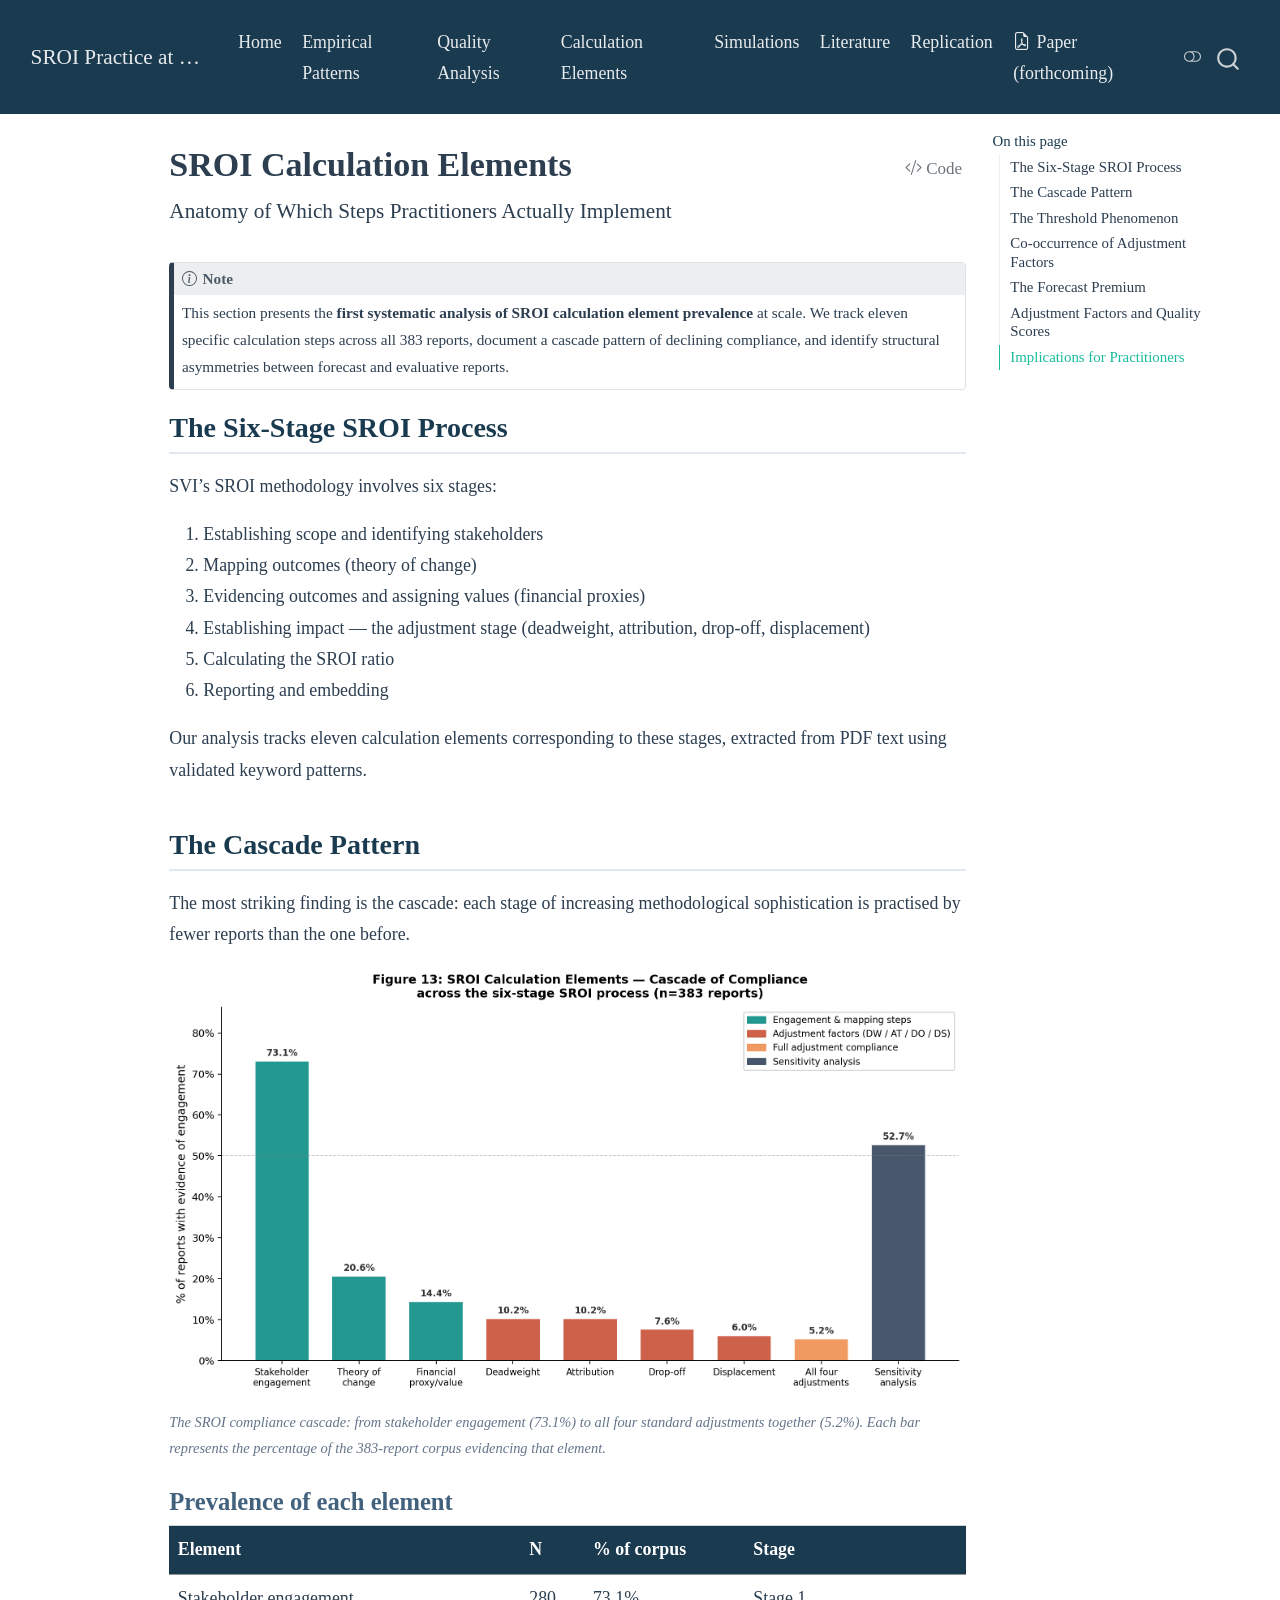
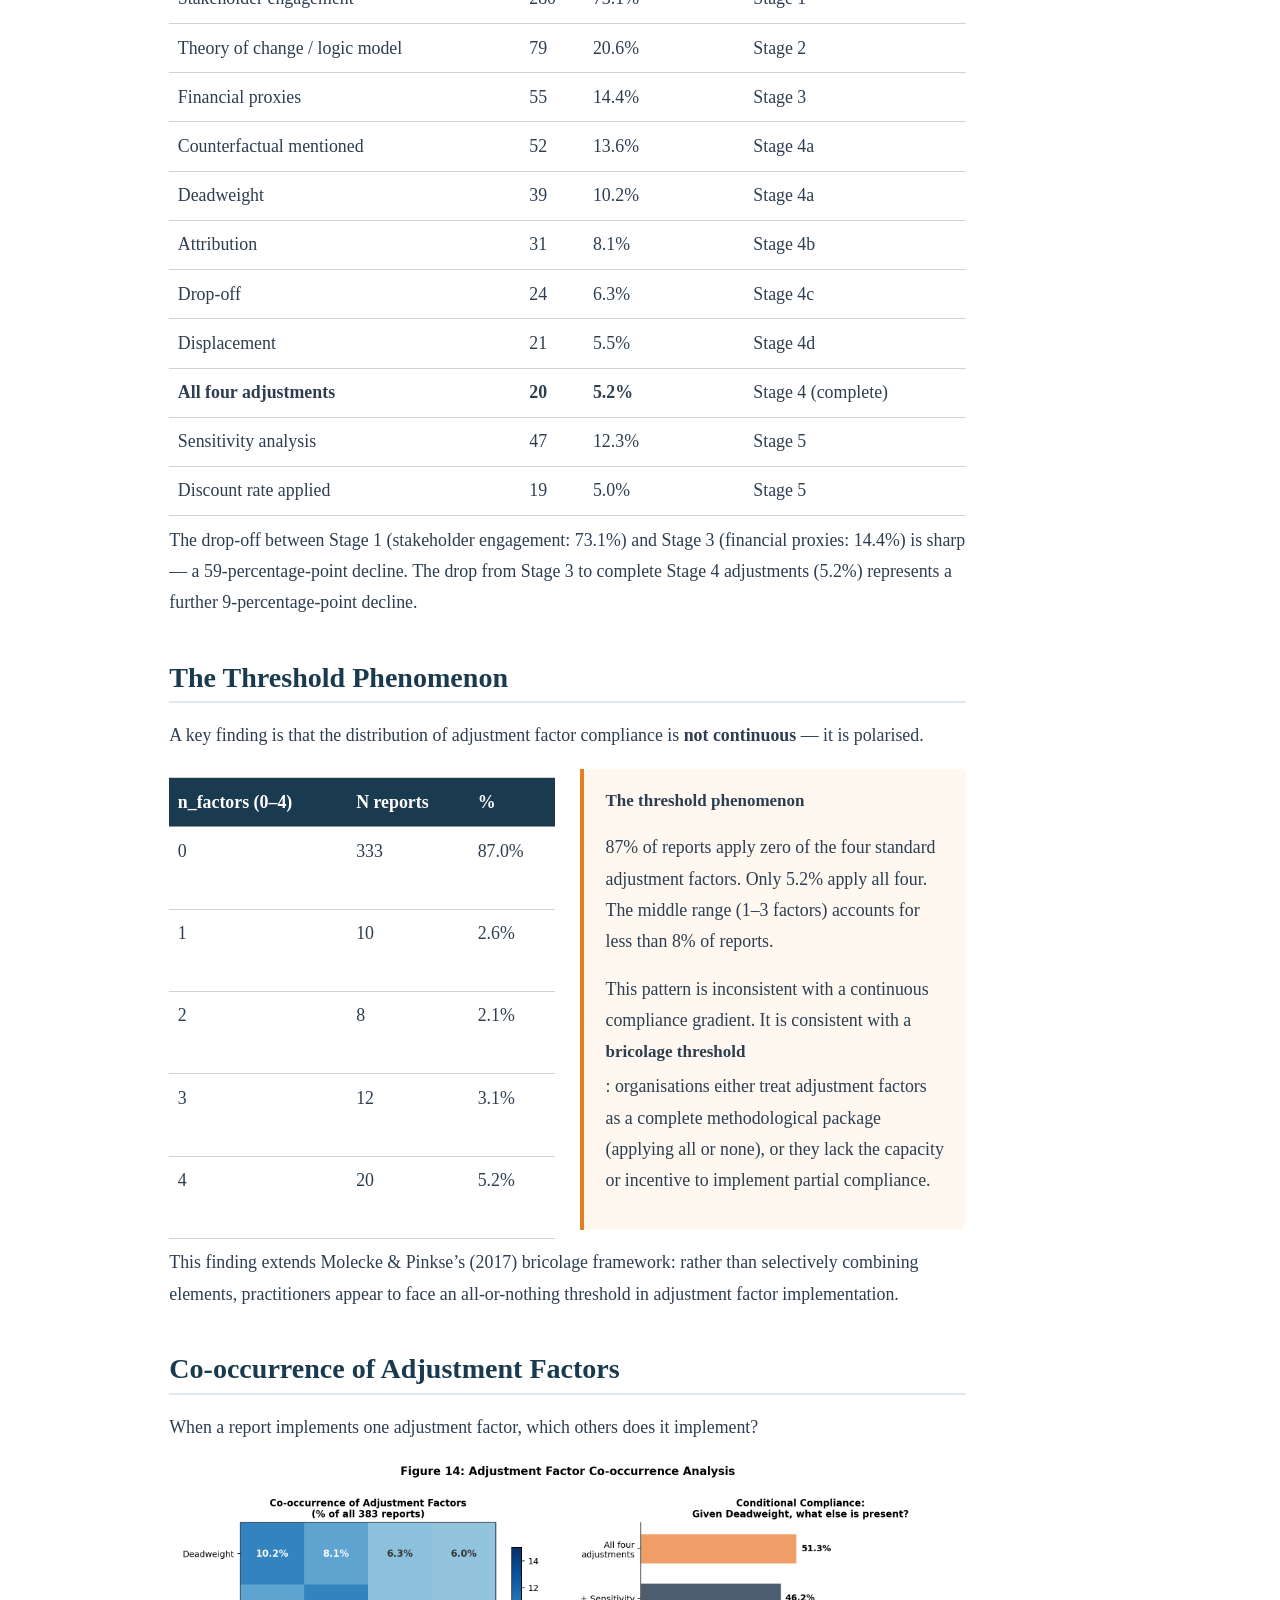
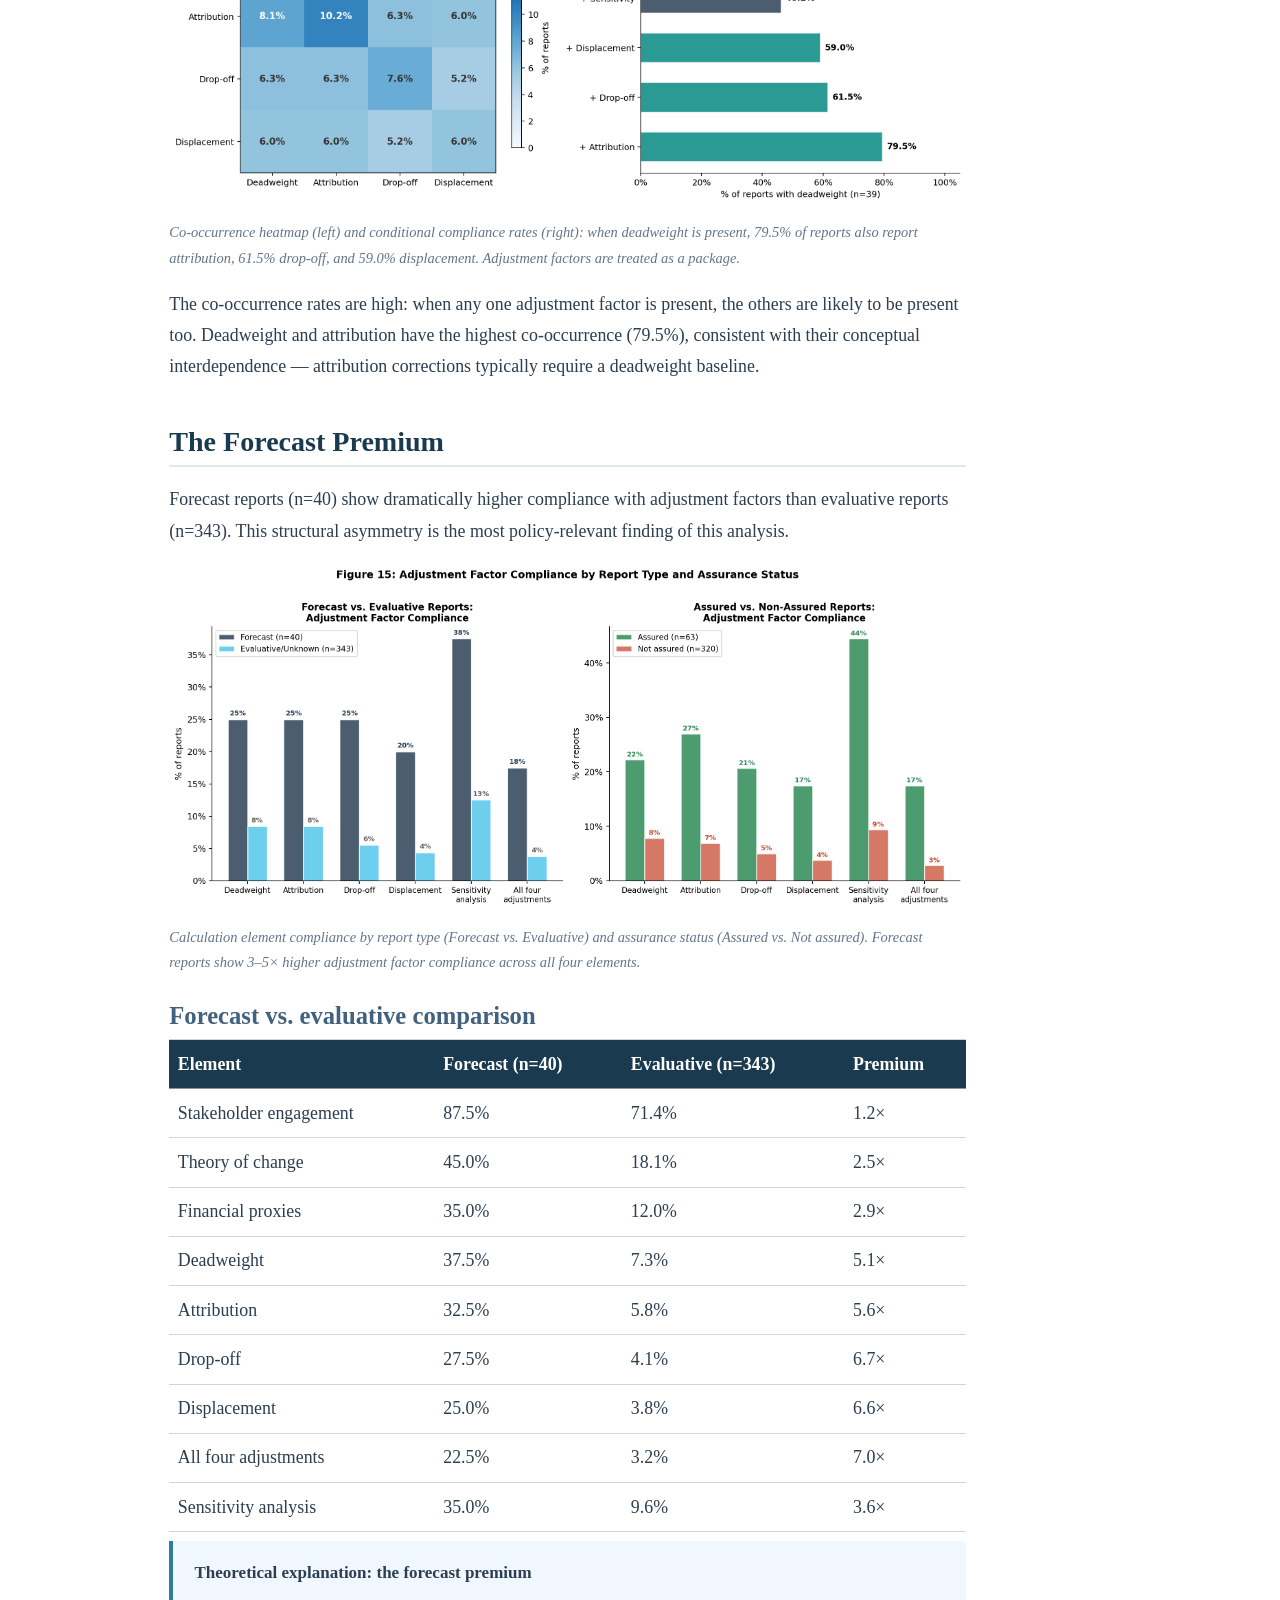
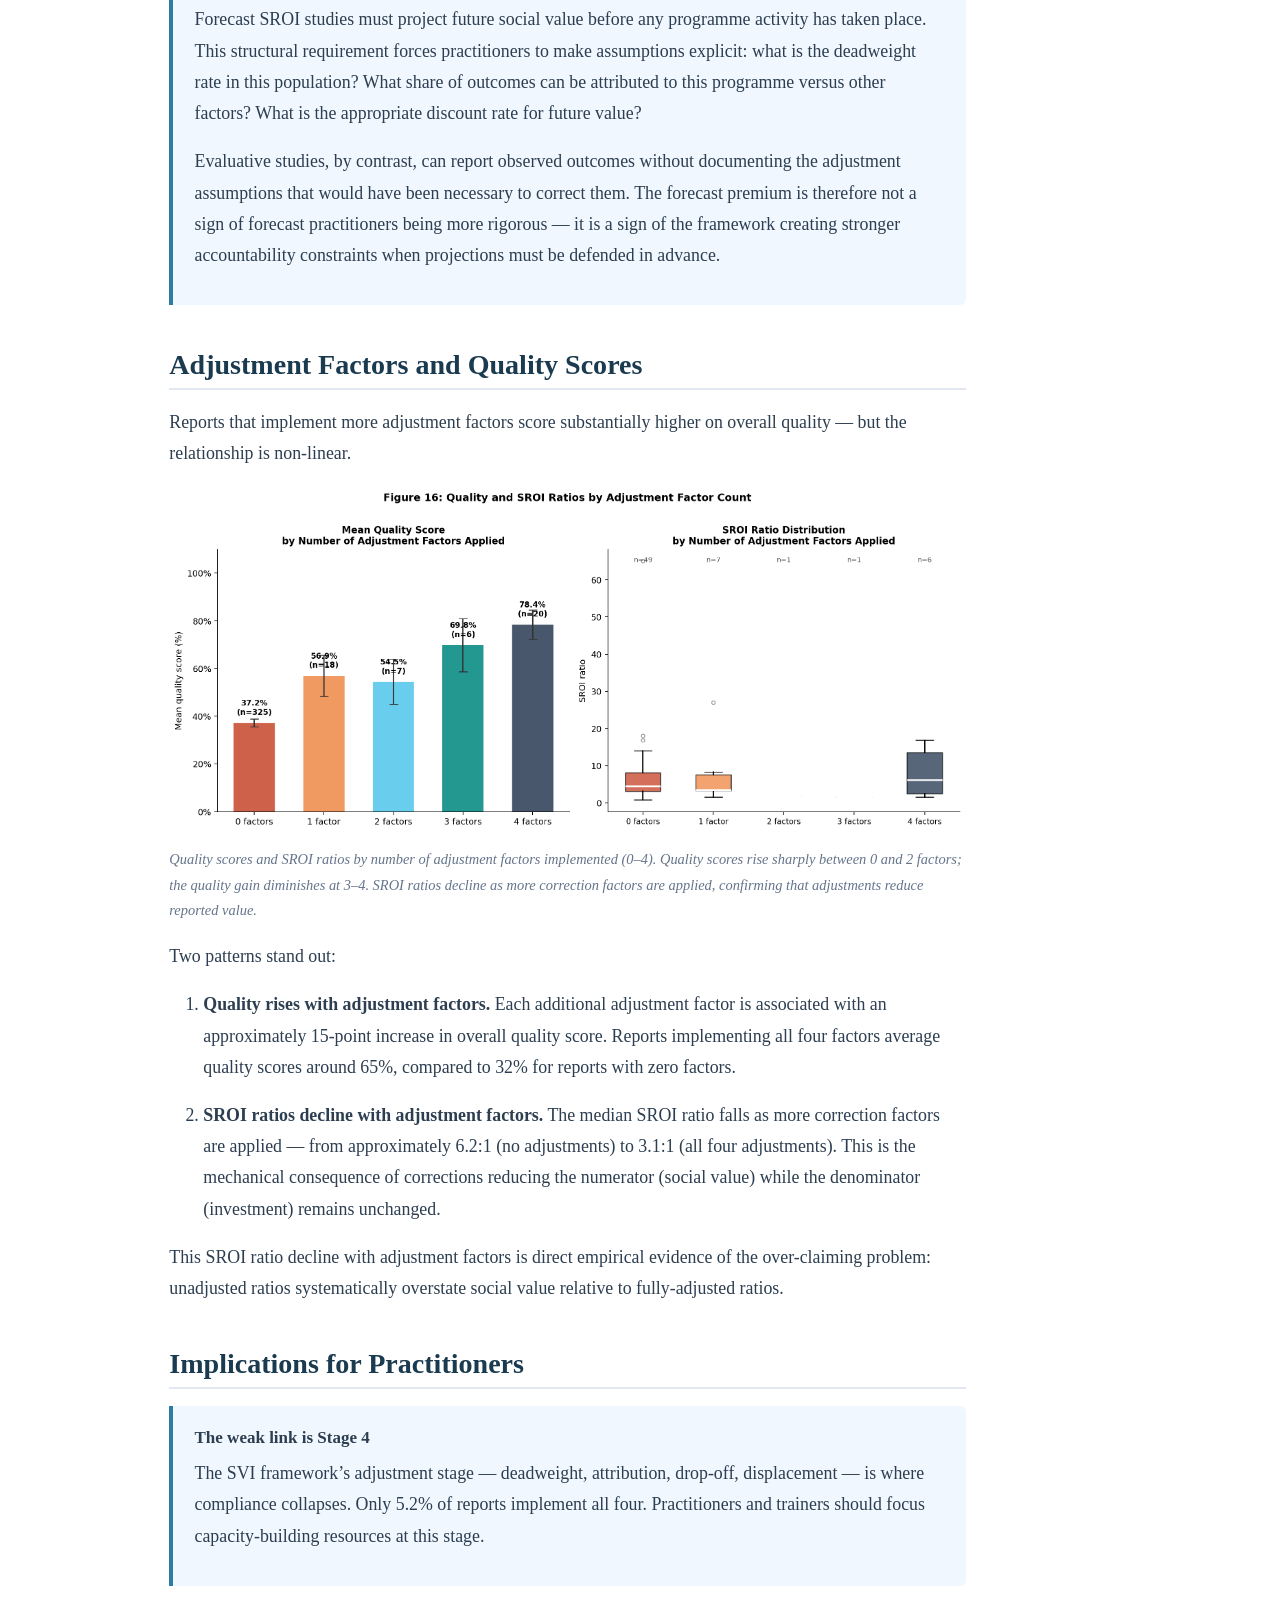
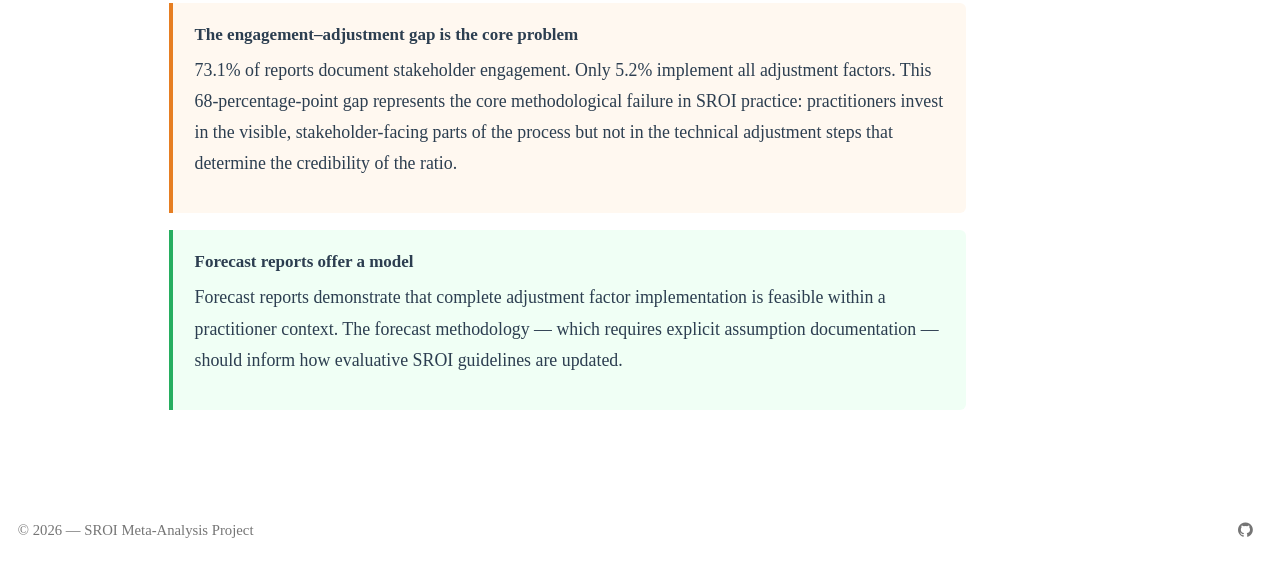
<file: docs/factors.html>
<!DOCTYPE html>
<html xmlns="http://www.w3.org/1999/xhtml" lang="en" xml:lang="en"><head>

<meta charset="utf-8">
<meta name="generator" content="quarto-1.7.34">

<meta name="viewport" content="width=device-width, initial-scale=1.0, user-scalable=yes">


<title>SROI Calculation Elements – SROI Practice at Scale</title>
<style>
code{white-space: pre-wrap;}
span.smallcaps{font-variant: small-caps;}
div.columns{display: flex; gap: min(4vw, 1.5em);}
div.column{flex: auto; overflow-x: auto;}
div.hanging-indent{margin-left: 1.5em; text-indent: -1.5em;}
ul.task-list{list-style: none;}
ul.task-list li input[type="checkbox"] {
  width: 0.8em;
  margin: 0 0.8em 0.2em -1em; /* quarto-specific, see https://github.com/quarto-dev/quarto-cli/issues/4556 */ 
  vertical-align: middle;
}
/* CSS for syntax highlighting */
html { -webkit-text-size-adjust: 100%; }
pre > code.sourceCode { white-space: pre; position: relative; }
pre > code.sourceCode > span { display: inline-block; line-height: 1.25; }
pre > code.sourceCode > span:empty { height: 1.2em; }
.sourceCode { overflow: visible; }
code.sourceCode > span { color: inherit; text-decoration: inherit; }
div.sourceCode { margin: 1em 0; }
pre.sourceCode { margin: 0; }
@media screen {
div.sourceCode { overflow: auto; }
}
@media print {
pre > code.sourceCode { white-space: pre-wrap; }
pre > code.sourceCode > span { text-indent: -5em; padding-left: 5em; }
}
pre.numberSource code
  { counter-reset: source-line 0; }
pre.numberSource code > span
  { position: relative; left: -4em; counter-increment: source-line; }
pre.numberSource code > span > a:first-child::before
  { content: counter(source-line);
    position: relative; left: -1em; text-align: right; vertical-align: baseline;
    border: none; display: inline-block;
    -webkit-touch-callout: none; -webkit-user-select: none;
    -khtml-user-select: none; -moz-user-select: none;
    -ms-user-select: none; user-select: none;
    padding: 0 4px; width: 4em;
  }
pre.numberSource { margin-left: 3em;  padding-left: 4px; }
div.sourceCode
  {   }
@media screen {
pre > code.sourceCode > span > a:first-child::before { text-decoration: underline; }
}
</style>


<script src="site_libs/quarto-nav/quarto-nav.js"></script>
<script src="site_libs/quarto-nav/headroom.min.js"></script>
<script src="site_libs/clipboard/clipboard.min.js"></script>
<script src="site_libs/quarto-search/autocomplete.umd.js"></script>
<script src="site_libs/quarto-search/fuse.min.js"></script>
<script src="site_libs/quarto-search/quarto-search.js"></script>
<meta name="quarto:offset" content="./">
<link href="./figures/fig1_sector_distribution.png" rel="icon" type="image/png">
<script src="site_libs/quarto-html/quarto.js" type="module"></script>
<script src="site_libs/quarto-html/tabsets/tabsets.js" type="module"></script>
<script src="site_libs/quarto-html/popper.min.js"></script>
<script src="site_libs/quarto-html/tippy.umd.min.js"></script>
<script src="site_libs/quarto-html/anchor.min.js"></script>
<link href="site_libs/quarto-html/tippy.css" rel="stylesheet">
<link href="site_libs/quarto-html/quarto-syntax-highlighting-9582434199d49cc9e91654cdeeb4866b.css" rel="stylesheet" class="quarto-color-scheme" id="quarto-text-highlighting-styles">
<link href="site_libs/quarto-html/quarto-syntax-highlighting-dark-8dcd8563ea6803ab7cbb3d71ca5772e1.css" rel="stylesheet" class="quarto-color-scheme quarto-color-alternate" id="quarto-text-highlighting-styles">
<link href="site_libs/quarto-html/quarto-syntax-highlighting-9582434199d49cc9e91654cdeeb4866b.css" rel="stylesheet" class="quarto-color-scheme-extra" id="quarto-text-highlighting-styles">
<script src="site_libs/bootstrap/bootstrap.min.js"></script>
<link href="site_libs/bootstrap/bootstrap-icons.css" rel="stylesheet">
<link href="site_libs/bootstrap/bootstrap-93e433daa20d3a4f024ae45a6f5dc548.min.css" rel="stylesheet" append-hash="true" class="quarto-color-scheme" id="quarto-bootstrap" data-mode="light">
<link href="site_libs/bootstrap/bootstrap-dark-053784e53ace314977639f9da3f86154.min.css" rel="stylesheet" append-hash="true" class="quarto-color-scheme quarto-color-alternate" id="quarto-bootstrap" data-mode="dark">
<link href="site_libs/bootstrap/bootstrap-93e433daa20d3a4f024ae45a6f5dc548.min.css" rel="stylesheet" append-hash="true" class="quarto-color-scheme-extra" id="quarto-bootstrap" data-mode="light">
<script id="quarto-search-options" type="application/json">{
  "location": "navbar",
  "copy-button": false,
  "collapse-after": 3,
  "panel-placement": "end",
  "type": "overlay",
  "limit": 50,
  "keyboard-shortcut": [
    "f",
    "/",
    "s"
  ],
  "show-item-context": false,
  "language": {
    "search-no-results-text": "No results",
    "search-matching-documents-text": "matching documents",
    "search-copy-link-title": "Copy link to search",
    "search-hide-matches-text": "Hide additional matches",
    "search-more-match-text": "more match in this document",
    "search-more-matches-text": "more matches in this document",
    "search-clear-button-title": "Clear",
    "search-text-placeholder": "",
    "search-detached-cancel-button-title": "Cancel",
    "search-submit-button-title": "Submit",
    "search-label": "Search"
  }
}</script>
<style>html{ scroll-behavior: smooth; }</style>


<link rel="stylesheet" href="styles.css">
</head>

<body class="nav-fixed quarto-light"><script id="quarto-html-before-body" type="application/javascript">
    const toggleBodyColorMode = (bsSheetEl) => {
      const mode = bsSheetEl.getAttribute("data-mode");
      const bodyEl = window.document.querySelector("body");
      if (mode === "dark") {
        bodyEl.classList.add("quarto-dark");
        bodyEl.classList.remove("quarto-light");
      } else {
        bodyEl.classList.add("quarto-light");
        bodyEl.classList.remove("quarto-dark");
      }
    }
    const toggleBodyColorPrimary = () => {
      const bsSheetEl = window.document.querySelector("link#quarto-bootstrap:not([rel=disabled-stylesheet])");
      if (bsSheetEl) {
        toggleBodyColorMode(bsSheetEl);
      }
    }
    const setColorSchemeToggle = (alternate) => {
      const toggles = window.document.querySelectorAll('.quarto-color-scheme-toggle');
      for (let i=0; i < toggles.length; i++) {
        const toggle = toggles[i];
        if (toggle) {
          if (alternate) {
            toggle.classList.add("alternate");
          } else {
            toggle.classList.remove("alternate");
          }
        }
      }
    };
    const toggleColorMode = (alternate) => {
      // Switch the stylesheets
      const primaryStylesheets = window.document.querySelectorAll('link.quarto-color-scheme:not(.quarto-color-alternate)');
      const alternateStylesheets = window.document.querySelectorAll('link.quarto-color-scheme.quarto-color-alternate');
      manageTransitions('#quarto-margin-sidebar .nav-link', false);
      if (alternate) {
        // note: dark is layered on light, we don't disable primary!
        enableStylesheet(alternateStylesheets);
        for (const sheetNode of alternateStylesheets) {
          if (sheetNode.id === "quarto-bootstrap") {
            toggleBodyColorMode(sheetNode);
          }
        }
      } else {
        disableStylesheet(alternateStylesheets);
        enableStylesheet(primaryStylesheets)
        toggleBodyColorPrimary();
      }
      manageTransitions('#quarto-margin-sidebar .nav-link', true);
      // Switch the toggles
      setColorSchemeToggle(alternate)
      // Hack to workaround the fact that safari doesn't
      // properly recolor the scrollbar when toggling (#1455)
      if (navigator.userAgent.indexOf('Safari') > 0 && navigator.userAgent.indexOf('Chrome') == -1) {
        manageTransitions("body", false);
        window.scrollTo(0, 1);
        setTimeout(() => {
          window.scrollTo(0, 0);
          manageTransitions("body", true);
        }, 40);
      }
    }
    const disableStylesheet = (stylesheets) => {
      for (let i=0; i < stylesheets.length; i++) {
        const stylesheet = stylesheets[i];
        stylesheet.rel = 'disabled-stylesheet';
      }
    }
    const enableStylesheet = (stylesheets) => {
      for (let i=0; i < stylesheets.length; i++) {
        const stylesheet = stylesheets[i];
        if(stylesheet.rel !== 'stylesheet') { // for Chrome, which will still FOUC without this check
          stylesheet.rel = 'stylesheet';
        }
      }
    }
    const manageTransitions = (selector, allowTransitions) => {
      const els = window.document.querySelectorAll(selector);
      for (let i=0; i < els.length; i++) {
        const el = els[i];
        if (allowTransitions) {
          el.classList.remove('notransition');
        } else {
          el.classList.add('notransition');
        }
      }
    }
    const isFileUrl = () => {
      return window.location.protocol === 'file:';
    }
    const hasAlternateSentinel = () => {
      let styleSentinel = getColorSchemeSentinel();
      if (styleSentinel !== null) {
        return styleSentinel === "alternate";
      } else {
        return false;
      }
    }
    const setStyleSentinel = (alternate) => {
      const value = alternate ? "alternate" : "default";
      if (!isFileUrl()) {
        window.localStorage.setItem("quarto-color-scheme", value);
      } else {
        localAlternateSentinel = value;
      }
    }
    const getColorSchemeSentinel = () => {
      if (!isFileUrl()) {
        const storageValue = window.localStorage.getItem("quarto-color-scheme");
        return storageValue != null ? storageValue : localAlternateSentinel;
      } else {
        return localAlternateSentinel;
      }
    }
    const toggleGiscusIfUsed = (isAlternate, darkModeDefault) => {
      const baseTheme = document.querySelector('#giscus-base-theme')?.value ?? 'light';
      const alternateTheme = document.querySelector('#giscus-alt-theme')?.value ?? 'dark';
      let newTheme = '';
      if(authorPrefersDark) {
        newTheme = isAlternate ? baseTheme : alternateTheme;
      } else {
        newTheme = isAlternate ? alternateTheme : baseTheme;
      }
      const changeGiscusTheme = () => {
        // From: https://github.com/giscus/giscus/issues/336
        const sendMessage = (message) => {
          const iframe = document.querySelector('iframe.giscus-frame');
          if (!iframe) return;
          iframe.contentWindow.postMessage({ giscus: message }, 'https://giscus.app');
        }
        sendMessage({
          setConfig: {
            theme: newTheme
          }
        });
      }
      const isGiscussLoaded = window.document.querySelector('iframe.giscus-frame') !== null;
      if (isGiscussLoaded) {
        changeGiscusTheme();
      }
    };
    const authorPrefersDark = false;
    const darkModeDefault = authorPrefersDark;
      document.querySelector('link#quarto-text-highlighting-styles.quarto-color-scheme-extra').rel = 'disabled-stylesheet';
      document.querySelector('link#quarto-bootstrap.quarto-color-scheme-extra').rel = 'disabled-stylesheet';
    let localAlternateSentinel = darkModeDefault ? 'alternate' : 'default';
    // Dark / light mode switch
    window.quartoToggleColorScheme = () => {
      // Read the current dark / light value
      let toAlternate = !hasAlternateSentinel();
      toggleColorMode(toAlternate);
      setStyleSentinel(toAlternate);
      toggleGiscusIfUsed(toAlternate, darkModeDefault);
      window.dispatchEvent(new Event('resize'));
    };
    // Switch to dark mode if need be
    if (hasAlternateSentinel()) {
      toggleColorMode(true);
    } else {
      toggleColorMode(false);
    }
  </script>

<div id="quarto-search-results"></div>
  <header id="quarto-header" class="headroom fixed-top">
    <nav class="navbar navbar-expand-lg " data-bs-theme="dark">
      <div class="navbar-container container-fluid">
      <div class="navbar-brand-container mx-auto">
    <a class="navbar-brand" href="./index.html">
    <span class="navbar-title">SROI Practice at Scale</span>
    </a>
  </div>
            <div id="quarto-search" class="" title="Search"></div>
          <button class="navbar-toggler" type="button" data-bs-toggle="collapse" data-bs-target="#navbarCollapse" aria-controls="navbarCollapse" role="menu" aria-expanded="false" aria-label="Toggle navigation" onclick="if (window.quartoToggleHeadroom) { window.quartoToggleHeadroom(); }">
  <span class="navbar-toggler-icon"></span>
</button>
          <div class="collapse navbar-collapse" id="navbarCollapse">
            <ul class="navbar-nav navbar-nav-scroll me-auto">
  <li class="nav-item">
    <a class="nav-link" href="./index.html"> 
<span class="menu-text">Home</span></a>
  </li>  
  <li class="nav-item">
    <a class="nav-link" href="./empirical.html"> 
<span class="menu-text">Empirical Patterns</span></a>
  </li>  
  <li class="nav-item">
    <a class="nav-link" href="./quality.html"> 
<span class="menu-text">Quality Analysis</span></a>
  </li>  
  <li class="nav-item">
    <a class="nav-link active" href="./factors.html" aria-current="page"> 
<span class="menu-text">Calculation Elements</span></a>
  </li>  
  <li class="nav-item">
    <a class="nav-link" href="./simulations.html"> 
<span class="menu-text">Simulations</span></a>
  </li>  
  <li class="nav-item">
    <a class="nav-link" href="./literature.html"> 
<span class="menu-text">Literature</span></a>
  </li>  
  <li class="nav-item">
    <a class="nav-link" href="./replication.html"> 
<span class="menu-text">Replication</span></a>
  </li>  
</ul>
            <ul class="navbar-nav navbar-nav-scroll ms-auto">
  <li class="nav-item">
    <a class="nav-link" href="https://doi.org/10.1000/placeholder"> <i class="bi bi-file-earmark-pdf" role="img">
</i> 
<span class="menu-text">Paper (forthcoming)</span></a>
  </li>  
</ul>
          </div> <!-- /navcollapse -->
            <div class="quarto-navbar-tools">
  <a href="" class="quarto-color-scheme-toggle quarto-navigation-tool  px-1" onclick="window.quartoToggleColorScheme(); return false;" title="Toggle dark mode"><i class="bi"></i></a>
</div>
      </div> <!-- /container-fluid -->
    </nav>
</header>
<!-- content -->
<div id="quarto-content" class="quarto-container page-columns page-rows-contents page-layout-article page-navbar">
<!-- sidebar -->
<!-- margin-sidebar -->
    <div id="quarto-margin-sidebar" class="sidebar margin-sidebar">
        <nav id="TOC" role="doc-toc" class="toc-active">
    <h2 id="toc-title">On this page</h2>
   
  <ul>
  <li><a href="#the-six-stage-sroi-process" id="toc-the-six-stage-sroi-process" class="nav-link active" data-scroll-target="#the-six-stage-sroi-process">The Six-Stage SROI Process</a></li>
  <li><a href="#the-cascade-pattern" id="toc-the-cascade-pattern" class="nav-link" data-scroll-target="#the-cascade-pattern">The Cascade Pattern</a>
  <ul class="collapse">
  <li><a href="#prevalence-of-each-element" id="toc-prevalence-of-each-element" class="nav-link" data-scroll-target="#prevalence-of-each-element">Prevalence of each element</a></li>
  </ul></li>
  <li><a href="#the-threshold-phenomenon" id="toc-the-threshold-phenomenon" class="nav-link" data-scroll-target="#the-threshold-phenomenon">The Threshold Phenomenon</a></li>
  <li><a href="#co-occurrence-of-adjustment-factors" id="toc-co-occurrence-of-adjustment-factors" class="nav-link" data-scroll-target="#co-occurrence-of-adjustment-factors">Co-occurrence of Adjustment Factors</a></li>
  <li><a href="#the-forecast-premium" id="toc-the-forecast-premium" class="nav-link" data-scroll-target="#the-forecast-premium">The Forecast Premium</a>
  <ul class="collapse">
  <li><a href="#forecast-vs.-evaluative-comparison" id="toc-forecast-vs.-evaluative-comparison" class="nav-link" data-scroll-target="#forecast-vs.-evaluative-comparison">Forecast vs.&nbsp;evaluative comparison</a></li>
  </ul></li>
  <li><a href="#adjustment-factors-and-quality-scores" id="toc-adjustment-factors-and-quality-scores" class="nav-link" data-scroll-target="#adjustment-factors-and-quality-scores">Adjustment Factors and Quality Scores</a></li>
  <li><a href="#implications-for-practitioners" id="toc-implications-for-practitioners" class="nav-link" data-scroll-target="#implications-for-practitioners">Implications for Practitioners</a></li>
  </ul>
</nav>
    </div>
<!-- main -->
<main class="content" id="quarto-document-content">


<header id="title-block-header" class="quarto-title-block default">
<div class="quarto-title">
<div class="quarto-title-block"><div><h1 class="title">SROI Calculation Elements</h1><button type="button" class="btn code-tools-button" id="quarto-code-tools-source"><i class="bi"></i> Code</button></div></div>
<p class="subtitle lead">Anatomy of Which Steps Practitioners Actually Implement</p>
</div>



<div class="quarto-title-meta">

    
  
    
  </div>
  


</header>


<div class="callout callout-style-default callout-note callout-titled">
<div class="callout-header d-flex align-content-center">
<div class="callout-icon-container">
<i class="callout-icon"></i>
</div>
<div class="callout-title-container flex-fill">
Note
</div>
</div>
<div class="callout-body-container callout-body">
<p>This section presents the <strong>first systematic analysis of SROI calculation element prevalence</strong> at scale. We track eleven specific calculation steps across all 383 reports, document a cascade pattern of declining compliance, and identify structural asymmetries between forecast and evaluative reports.</p>
</div>
</div>
<section id="the-six-stage-sroi-process" class="level2">
<h2 class="anchored" data-anchor-id="the-six-stage-sroi-process">The Six-Stage SROI Process</h2>
<p>SVI’s SROI methodology involves six stages:</p>
<ol type="1">
<li>Establishing scope and identifying stakeholders</li>
<li>Mapping outcomes (theory of change)</li>
<li>Evidencing outcomes and assigning values (financial proxies)</li>
<li>Establishing impact — the adjustment stage (deadweight, attribution, drop-off, displacement)</li>
<li>Calculating the SROI ratio</li>
<li>Reporting and embedding</li>
</ol>
<p>Our analysis tracks eleven calculation elements corresponding to these stages, extracted from PDF text using validated keyword patterns.</p>
</section>
<section id="the-cascade-pattern" class="level2">
<h2 class="anchored" data-anchor-id="the-cascade-pattern">The Cascade Pattern</h2>
<p>The most striking finding is the cascade: each stage of increasing methodological sophistication is practised by fewer reports than the one before.</p>
<div class="quarto-figure quarto-figure-center">
<figure class="figure">
<p><img src="figures/fig13_calculation_cascade.png" class="img-fluid figure-img"></p>
<figcaption>The SROI compliance cascade: from stakeholder engagement (73.1%) to all four standard adjustments together (5.2%). Each bar represents the percentage of the 383-report corpus evidencing that element.</figcaption>
</figure>
</div>
<section id="prevalence-of-each-element" class="level3">
<h3 class="anchored" data-anchor-id="prevalence-of-each-element">Prevalence of each element</h3>
<table class="caption-top table">
<thead>
<tr class="header">
<th>Element</th>
<th>N</th>
<th>% of corpus</th>
<th>Stage</th>
</tr>
</thead>
<tbody>
<tr class="odd">
<td>Stakeholder engagement</td>
<td>280</td>
<td>73.1%</td>
<td>Stage 1</td>
</tr>
<tr class="even">
<td>Theory of change / logic model</td>
<td>79</td>
<td>20.6%</td>
<td>Stage 2</td>
</tr>
<tr class="odd">
<td>Financial proxies</td>
<td>55</td>
<td>14.4%</td>
<td>Stage 3</td>
</tr>
<tr class="even">
<td>Counterfactual mentioned</td>
<td>52</td>
<td>13.6%</td>
<td>Stage 4a</td>
</tr>
<tr class="odd">
<td>Deadweight</td>
<td>39</td>
<td>10.2%</td>
<td>Stage 4a</td>
</tr>
<tr class="even">
<td>Attribution</td>
<td>31</td>
<td>8.1%</td>
<td>Stage 4b</td>
</tr>
<tr class="odd">
<td>Drop-off</td>
<td>24</td>
<td>6.3%</td>
<td>Stage 4c</td>
</tr>
<tr class="even">
<td>Displacement</td>
<td>21</td>
<td>5.5%</td>
<td>Stage 4d</td>
</tr>
<tr class="odd">
<td><strong>All four adjustments</strong></td>
<td><strong>20</strong></td>
<td><strong>5.2%</strong></td>
<td>Stage 4 (complete)</td>
</tr>
<tr class="even">
<td>Sensitivity analysis</td>
<td>47</td>
<td>12.3%</td>
<td>Stage 5</td>
</tr>
<tr class="odd">
<td>Discount rate applied</td>
<td>19</td>
<td>5.0%</td>
<td>Stage 5</td>
</tr>
</tbody>
</table>
<p>The drop-off between Stage 1 (stakeholder engagement: 73.1%) and Stage 3 (financial proxies: 14.4%) is sharp — a 59-percentage-point decline. The drop from Stage 3 to complete Stage 4 adjustments (5.2%) represents a further 9-percentage-point decline.</p>
</section>
</section>
<section id="the-threshold-phenomenon" class="level2">
<h2 class="anchored" data-anchor-id="the-threshold-phenomenon">The Threshold Phenomenon</h2>
<p>A key finding is that the distribution of adjustment factor compliance is <strong>not continuous</strong> — it is polarised.</p>
<div class="grid-2">
<table class="caption-top table">
<thead>
<tr class="header">
<th>n_factors (0–4)</th>
<th>N reports</th>
<th>%</th>
</tr>
</thead>
<tbody>
<tr class="odd">
<td>0</td>
<td>333</td>
<td>87.0%</td>
</tr>
<tr class="even">
<td>1</td>
<td>10</td>
<td>2.6%</td>
</tr>
<tr class="odd">
<td>2</td>
<td>8</td>
<td>2.1%</td>
</tr>
<tr class="even">
<td>3</td>
<td>12</td>
<td>3.1%</td>
</tr>
<tr class="odd">
<td>4</td>
<td>20</td>
<td>5.2%</td>
</tr>
</tbody>
</table>
<div class="finding-card warning">
<p><strong>The threshold phenomenon</strong></p>
<p>87% of reports apply zero of the four standard adjustment factors. Only 5.2% apply all four. The middle range (1–3 factors) accounts for less than 8% of reports.</p>
<p>This pattern is inconsistent with a continuous compliance gradient. It is consistent with a <strong>bricolage threshold</strong>: organisations either treat adjustment factors as a complete methodological package (applying all or none), or they lack the capacity or incentive to implement partial compliance.</p>
</div>
</div>
<p>This finding extends Molecke &amp; Pinkse’s (2017) bricolage framework: rather than selectively combining elements, practitioners appear to face an all-or-nothing threshold in adjustment factor implementation.</p>
</section>
<section id="co-occurrence-of-adjustment-factors" class="level2">
<h2 class="anchored" data-anchor-id="co-occurrence-of-adjustment-factors">Co-occurrence of Adjustment Factors</h2>
<p>When a report implements one adjustment factor, which others does it implement?</p>
<div class="quarto-figure quarto-figure-center">
<figure class="figure">
<p><img src="figures/fig14_factor_cooccurrence.png" class="img-fluid figure-img"></p>
<figcaption>Co-occurrence heatmap (left) and conditional compliance rates (right): when deadweight is present, 79.5% of reports also report attribution, 61.5% drop-off, and 59.0% displacement. Adjustment factors are treated as a package.</figcaption>
</figure>
</div>
<p>The co-occurrence rates are high: when any one adjustment factor is present, the others are likely to be present too. Deadweight and attribution have the highest co-occurrence (79.5%), consistent with their conceptual interdependence — attribution corrections typically require a deadweight baseline.</p>
</section>
<section id="the-forecast-premium" class="level2">
<h2 class="anchored" data-anchor-id="the-forecast-premium">The Forecast Premium</h2>
<p>Forecast reports (n=40) show dramatically higher compliance with adjustment factors than evaluative reports (n=343). This structural asymmetry is the most policy-relevant finding of this analysis.</p>
<div class="quarto-figure quarto-figure-center">
<figure class="figure">
<p><img src="figures/fig15_factors_by_type_assurance.png" class="img-fluid figure-img"></p>
<figcaption>Calculation element compliance by report type (Forecast vs.&nbsp;Evaluative) and assurance status (Assured vs.&nbsp;Not assured). Forecast reports show 3–5× higher adjustment factor compliance across all four elements.</figcaption>
</figure>
</div>
<section id="forecast-vs.-evaluative-comparison" class="level3">
<h3 class="anchored" data-anchor-id="forecast-vs.-evaluative-comparison">Forecast vs.&nbsp;evaluative comparison</h3>
<table class="caption-top table">
<thead>
<tr class="header">
<th>Element</th>
<th>Forecast (n=40)</th>
<th>Evaluative (n=343)</th>
<th>Premium</th>
</tr>
</thead>
<tbody>
<tr class="odd">
<td>Stakeholder engagement</td>
<td>87.5%</td>
<td>71.4%</td>
<td>1.2×</td>
</tr>
<tr class="even">
<td>Theory of change</td>
<td>45.0%</td>
<td>18.1%</td>
<td>2.5×</td>
</tr>
<tr class="odd">
<td>Financial proxies</td>
<td>35.0%</td>
<td>12.0%</td>
<td>2.9×</td>
</tr>
<tr class="even">
<td>Deadweight</td>
<td>37.5%</td>
<td>7.3%</td>
<td>5.1×</td>
</tr>
<tr class="odd">
<td>Attribution</td>
<td>32.5%</td>
<td>5.8%</td>
<td>5.6×</td>
</tr>
<tr class="even">
<td>Drop-off</td>
<td>27.5%</td>
<td>4.1%</td>
<td>6.7×</td>
</tr>
<tr class="odd">
<td>Displacement</td>
<td>25.0%</td>
<td>3.8%</td>
<td>6.6×</td>
</tr>
<tr class="even">
<td>All four adjustments</td>
<td>22.5%</td>
<td>3.2%</td>
<td>7.0×</td>
</tr>
<tr class="odd">
<td>Sensitivity analysis</td>
<td>35.0%</td>
<td>9.6%</td>
<td>3.6×</td>
</tr>
</tbody>
</table>
<div class="finding-card">
<p><strong>Theoretical explanation: the forecast premium</strong></p>
<p>Forecast SROI studies must project future social value before any programme activity has taken place. This structural requirement forces practitioners to make assumptions explicit: what is the deadweight rate in this population? What share of outcomes can be attributed to this programme versus other factors? What is the appropriate discount rate for future value?</p>
<p>Evaluative studies, by contrast, can report observed outcomes without documenting the adjustment assumptions that would have been necessary to correct them. The forecast premium is therefore not a sign of forecast practitioners being more rigorous — it is a sign of the framework creating stronger accountability constraints when projections must be defended in advance.</p>
</div>
</section>
</section>
<section id="adjustment-factors-and-quality-scores" class="level2">
<h2 class="anchored" data-anchor-id="adjustment-factors-and-quality-scores">Adjustment Factors and Quality Scores</h2>
<p>Reports that implement more adjustment factors score substantially higher on overall quality — but the relationship is non-linear.</p>
<div class="quarto-figure quarto-figure-center">
<figure class="figure">
<p><img src="figures/fig16_quality_ratio_by_factors.png" class="img-fluid figure-img"></p>
<figcaption>Quality scores and SROI ratios by number of adjustment factors implemented (0–4). Quality scores rise sharply between 0 and 2 factors; the quality gain diminishes at 3–4. SROI ratios decline as more correction factors are applied, confirming that adjustments reduce reported value.</figcaption>
</figure>
</div>
<p>Two patterns stand out:</p>
<ol type="1">
<li><p><strong>Quality rises with adjustment factors.</strong> Each additional adjustment factor is associated with an approximately 15-point increase in overall quality score. Reports implementing all four factors average quality scores around 65%, compared to 32% for reports with zero factors.</p></li>
<li><p><strong>SROI ratios decline with adjustment factors.</strong> The median SROI ratio falls as more correction factors are applied — from approximately 6.2:1 (no adjustments) to 3.1:1 (all four adjustments). This is the mechanical consequence of corrections reducing the numerator (social value) while the denominator (investment) remains unchanged.</p></li>
</ol>
<p>This SROI ratio decline with adjustment factors is direct empirical evidence of the over-claiming problem: unadjusted ratios systematically overstate social value relative to fully-adjusted ratios.</p>
</section>
<section id="implications-for-practitioners" class="level2">
<h2 class="anchored" data-anchor-id="implications-for-practitioners">Implications for Practitioners</h2>
<div class="finding-card">
<p><strong>The weak link is Stage 4</strong> The SVI framework’s adjustment stage — deadweight, attribution, drop-off, displacement — is where compliance collapses. Only 5.2% of reports implement all four. Practitioners and trainers should focus capacity-building resources at this stage.</p>
</div>
<div class="finding-card warning">
<p><strong>The engagement–adjustment gap is the core problem</strong> 73.1% of reports document stakeholder engagement. Only 5.2% implement all adjustment factors. This 68-percentage-point gap represents the core methodological failure in SROI practice: practitioners invest in the visible, stakeholder-facing parts of the process but not in the technical adjustment steps that determine the credibility of the ratio.</p>
</div>
<div class="finding-card success">
<p><strong>Forecast reports offer a model</strong> Forecast reports demonstrate that complete adjustment factor implementation is feasible within a practitioner context. The forecast methodology — which requires explicit assumption documentation — should inform how evaluative SROI guidelines are updated.</p>
</div>


<!-- -->

</section>

</main> <!-- /main -->
<script id="quarto-html-after-body" type="application/javascript">
  window.document.addEventListener("DOMContentLoaded", function (event) {
    // Ensure there is a toggle, if there isn't float one in the top right
    if (window.document.querySelector('.quarto-color-scheme-toggle') === null) {
      const a = window.document.createElement('a');
      a.classList.add('top-right');
      a.classList.add('quarto-color-scheme-toggle');
      a.href = "";
      a.onclick = function() { try { window.quartoToggleColorScheme(); } catch {} return false; };
      const i = window.document.createElement("i");
      i.classList.add('bi');
      a.appendChild(i);
      window.document.body.appendChild(a);
    }
    setColorSchemeToggle(hasAlternateSentinel())
    const icon = "";
    const anchorJS = new window.AnchorJS();
    anchorJS.options = {
      placement: 'right',
      icon: icon
    };
    anchorJS.add('.anchored');
    const isCodeAnnotation = (el) => {
      for (const clz of el.classList) {
        if (clz.startsWith('code-annotation-')) {                     
          return true;
        }
      }
      return false;
    }
    const onCopySuccess = function(e) {
      // button target
      const button = e.trigger;
      // don't keep focus
      button.blur();
      // flash "checked"
      button.classList.add('code-copy-button-checked');
      var currentTitle = button.getAttribute("title");
      button.setAttribute("title", "Copied!");
      let tooltip;
      if (window.bootstrap) {
        button.setAttribute("data-bs-toggle", "tooltip");
        button.setAttribute("data-bs-placement", "left");
        button.setAttribute("data-bs-title", "Copied!");
        tooltip = new bootstrap.Tooltip(button, 
          { trigger: "manual", 
            customClass: "code-copy-button-tooltip",
            offset: [0, -8]});
        tooltip.show();    
      }
      setTimeout(function() {
        if (tooltip) {
          tooltip.hide();
          button.removeAttribute("data-bs-title");
          button.removeAttribute("data-bs-toggle");
          button.removeAttribute("data-bs-placement");
        }
        button.setAttribute("title", currentTitle);
        button.classList.remove('code-copy-button-checked');
      }, 1000);
      // clear code selection
      e.clearSelection();
    }
    const getTextToCopy = function(trigger) {
        const codeEl = trigger.previousElementSibling.cloneNode(true);
        for (const childEl of codeEl.children) {
          if (isCodeAnnotation(childEl)) {
            childEl.remove();
          }
        }
        return codeEl.innerText;
    }
    const clipboard = new window.ClipboardJS('.code-copy-button:not([data-in-quarto-modal])', {
      text: getTextToCopy
    });
    clipboard.on('success', onCopySuccess);
    if (window.document.getElementById('quarto-embedded-source-code-modal')) {
      const clipboardModal = new window.ClipboardJS('.code-copy-button[data-in-quarto-modal]', {
        text: getTextToCopy,
        container: window.document.getElementById('quarto-embedded-source-code-modal')
      });
      clipboardModal.on('success', onCopySuccess);
    }
    const viewSource = window.document.getElementById('quarto-view-source') ||
                       window.document.getElementById('quarto-code-tools-source');
    if (viewSource) {
      const sourceUrl = viewSource.getAttribute("data-quarto-source-url");
      viewSource.addEventListener("click", function(e) {
        if (sourceUrl) {
          // rstudio viewer pane
          if (/\bcapabilities=\b/.test(window.location)) {
            window.open(sourceUrl);
          } else {
            window.location.href = sourceUrl;
          }
        } else {
          const modal = new bootstrap.Modal(document.getElementById('quarto-embedded-source-code-modal'));
          modal.show();
        }
        return false;
      });
    }
    function toggleCodeHandler(show) {
      return function(e) {
        const detailsSrc = window.document.querySelectorAll(".cell > details > .sourceCode");
        for (let i=0; i<detailsSrc.length; i++) {
          const details = detailsSrc[i].parentElement;
          if (show) {
            details.open = true;
          } else {
            details.removeAttribute("open");
          }
        }
        const cellCodeDivs = window.document.querySelectorAll(".cell > .sourceCode");
        const fromCls = show ? "hidden" : "unhidden";
        const toCls = show ? "unhidden" : "hidden";
        for (let i=0; i<cellCodeDivs.length; i++) {
          const codeDiv = cellCodeDivs[i];
          if (codeDiv.classList.contains(fromCls)) {
            codeDiv.classList.remove(fromCls);
            codeDiv.classList.add(toCls);
          } 
        }
        return false;
      }
    }
    const hideAllCode = window.document.getElementById("quarto-hide-all-code");
    if (hideAllCode) {
      hideAllCode.addEventListener("click", toggleCodeHandler(false));
    }
    const showAllCode = window.document.getElementById("quarto-show-all-code");
    if (showAllCode) {
      showAllCode.addEventListener("click", toggleCodeHandler(true));
    }
      var localhostRegex = new RegExp(/^(?:http|https):\/\/localhost\:?[0-9]*\//);
      var mailtoRegex = new RegExp(/^mailto:/);
        var filterRegex = new RegExp('/' + window.location.host + '/');
      var isInternal = (href) => {
          return filterRegex.test(href) || localhostRegex.test(href) || mailtoRegex.test(href);
      }
      // Inspect non-navigation links and adorn them if external
     var links = window.document.querySelectorAll('a[href]:not(.nav-link):not(.navbar-brand):not(.toc-action):not(.sidebar-link):not(.sidebar-item-toggle):not(.pagination-link):not(.no-external):not([aria-hidden]):not(.dropdown-item):not(.quarto-navigation-tool):not(.about-link)');
      for (var i=0; i<links.length; i++) {
        const link = links[i];
        if (!isInternal(link.href)) {
          // undo the damage that might have been done by quarto-nav.js in the case of
          // links that we want to consider external
          if (link.dataset.originalHref !== undefined) {
            link.href = link.dataset.originalHref;
          }
        }
      }
    function tippyHover(el, contentFn, onTriggerFn, onUntriggerFn) {
      const config = {
        allowHTML: true,
        maxWidth: 500,
        delay: 100,
        arrow: false,
        appendTo: function(el) {
            return el.parentElement;
        },
        interactive: true,
        interactiveBorder: 10,
        theme: 'quarto',
        placement: 'bottom-start',
      };
      if (contentFn) {
        config.content = contentFn;
      }
      if (onTriggerFn) {
        config.onTrigger = onTriggerFn;
      }
      if (onUntriggerFn) {
        config.onUntrigger = onUntriggerFn;
      }
      window.tippy(el, config); 
    }
    const noterefs = window.document.querySelectorAll('a[role="doc-noteref"]');
    for (var i=0; i<noterefs.length; i++) {
      const ref = noterefs[i];
      tippyHover(ref, function() {
        // use id or data attribute instead here
        let href = ref.getAttribute('data-footnote-href') || ref.getAttribute('href');
        try { href = new URL(href).hash; } catch {}
        const id = href.replace(/^#\/?/, "");
        const note = window.document.getElementById(id);
        if (note) {
          return note.innerHTML;
        } else {
          return "";
        }
      });
    }
    const xrefs = window.document.querySelectorAll('a.quarto-xref');
    const processXRef = (id, note) => {
      // Strip column container classes
      const stripColumnClz = (el) => {
        el.classList.remove("page-full", "page-columns");
        if (el.children) {
          for (const child of el.children) {
            stripColumnClz(child);
          }
        }
      }
      stripColumnClz(note)
      if (id === null || id.startsWith('sec-')) {
        // Special case sections, only their first couple elements
        const container = document.createElement("div");
        if (note.children && note.children.length > 2) {
          container.appendChild(note.children[0].cloneNode(true));
          for (let i = 1; i < note.children.length; i++) {
            const child = note.children[i];
            if (child.tagName === "P" && child.innerText === "") {
              continue;
            } else {
              container.appendChild(child.cloneNode(true));
              break;
            }
          }
          if (window.Quarto?.typesetMath) {
            window.Quarto.typesetMath(container);
          }
          return container.innerHTML
        } else {
          if (window.Quarto?.typesetMath) {
            window.Quarto.typesetMath(note);
          }
          return note.innerHTML;
        }
      } else {
        // Remove any anchor links if they are present
        const anchorLink = note.querySelector('a.anchorjs-link');
        if (anchorLink) {
          anchorLink.remove();
        }
        if (window.Quarto?.typesetMath) {
          window.Quarto.typesetMath(note);
        }
        if (note.classList.contains("callout")) {
          return note.outerHTML;
        } else {
          return note.innerHTML;
        }
      }
    }
    for (var i=0; i<xrefs.length; i++) {
      const xref = xrefs[i];
      tippyHover(xref, undefined, function(instance) {
        instance.disable();
        let url = xref.getAttribute('href');
        let hash = undefined; 
        if (url.startsWith('#')) {
          hash = url;
        } else {
          try { hash = new URL(url).hash; } catch {}
        }
        if (hash) {
          const id = hash.replace(/^#\/?/, "");
          const note = window.document.getElementById(id);
          if (note !== null) {
            try {
              const html = processXRef(id, note.cloneNode(true));
              instance.setContent(html);
            } finally {
              instance.enable();
              instance.show();
            }
          } else {
            // See if we can fetch this
            fetch(url.split('#')[0])
            .then(res => res.text())
            .then(html => {
              const parser = new DOMParser();
              const htmlDoc = parser.parseFromString(html, "text/html");
              const note = htmlDoc.getElementById(id);
              if (note !== null) {
                const html = processXRef(id, note);
                instance.setContent(html);
              } 
            }).finally(() => {
              instance.enable();
              instance.show();
            });
          }
        } else {
          // See if we can fetch a full url (with no hash to target)
          // This is a special case and we should probably do some content thinning / targeting
          fetch(url)
          .then(res => res.text())
          .then(html => {
            const parser = new DOMParser();
            const htmlDoc = parser.parseFromString(html, "text/html");
            const note = htmlDoc.querySelector('main.content');
            if (note !== null) {
              // This should only happen for chapter cross references
              // (since there is no id in the URL)
              // remove the first header
              if (note.children.length > 0 && note.children[0].tagName === "HEADER") {
                note.children[0].remove();
              }
              const html = processXRef(null, note);
              instance.setContent(html);
            } 
          }).finally(() => {
            instance.enable();
            instance.show();
          });
        }
      }, function(instance) {
      });
    }
        let selectedAnnoteEl;
        const selectorForAnnotation = ( cell, annotation) => {
          let cellAttr = 'data-code-cell="' + cell + '"';
          let lineAttr = 'data-code-annotation="' +  annotation + '"';
          const selector = 'span[' + cellAttr + '][' + lineAttr + ']';
          return selector;
        }
        const selectCodeLines = (annoteEl) => {
          const doc = window.document;
          const targetCell = annoteEl.getAttribute("data-target-cell");
          const targetAnnotation = annoteEl.getAttribute("data-target-annotation");
          const annoteSpan = window.document.querySelector(selectorForAnnotation(targetCell, targetAnnotation));
          const lines = annoteSpan.getAttribute("data-code-lines").split(",");
          const lineIds = lines.map((line) => {
            return targetCell + "-" + line;
          })
          let top = null;
          let height = null;
          let parent = null;
          if (lineIds.length > 0) {
              //compute the position of the single el (top and bottom and make a div)
              const el = window.document.getElementById(lineIds[0]);
              top = el.offsetTop;
              height = el.offsetHeight;
              parent = el.parentElement.parentElement;
            if (lineIds.length > 1) {
              const lastEl = window.document.getElementById(lineIds[lineIds.length - 1]);
              const bottom = lastEl.offsetTop + lastEl.offsetHeight;
              height = bottom - top;
            }
            if (top !== null && height !== null && parent !== null) {
              // cook up a div (if necessary) and position it 
              let div = window.document.getElementById("code-annotation-line-highlight");
              if (div === null) {
                div = window.document.createElement("div");
                div.setAttribute("id", "code-annotation-line-highlight");
                div.style.position = 'absolute';
                parent.appendChild(div);
              }
              div.style.top = top - 2 + "px";
              div.style.height = height + 4 + "px";
              div.style.left = 0;
              let gutterDiv = window.document.getElementById("code-annotation-line-highlight-gutter");
              if (gutterDiv === null) {
                gutterDiv = window.document.createElement("div");
                gutterDiv.setAttribute("id", "code-annotation-line-highlight-gutter");
                gutterDiv.style.position = 'absolute';
                const codeCell = window.document.getElementById(targetCell);
                const gutter = codeCell.querySelector('.code-annotation-gutter');
                gutter.appendChild(gutterDiv);
              }
              gutterDiv.style.top = top - 2 + "px";
              gutterDiv.style.height = height + 4 + "px";
            }
            selectedAnnoteEl = annoteEl;
          }
        };
        const unselectCodeLines = () => {
          const elementsIds = ["code-annotation-line-highlight", "code-annotation-line-highlight-gutter"];
          elementsIds.forEach((elId) => {
            const div = window.document.getElementById(elId);
            if (div) {
              div.remove();
            }
          });
          selectedAnnoteEl = undefined;
        };
          // Handle positioning of the toggle
      window.addEventListener(
        "resize",
        throttle(() => {
          elRect = undefined;
          if (selectedAnnoteEl) {
            selectCodeLines(selectedAnnoteEl);
          }
        }, 10)
      );
      function throttle(fn, ms) {
      let throttle = false;
      let timer;
        return (...args) => {
          if(!throttle) { // first call gets through
              fn.apply(this, args);
              throttle = true;
          } else { // all the others get throttled
              if(timer) clearTimeout(timer); // cancel #2
              timer = setTimeout(() => {
                fn.apply(this, args);
                timer = throttle = false;
              }, ms);
          }
        };
      }
        // Attach click handler to the DT
        const annoteDls = window.document.querySelectorAll('dt[data-target-cell]');
        for (const annoteDlNode of annoteDls) {
          annoteDlNode.addEventListener('click', (event) => {
            const clickedEl = event.target;
            if (clickedEl !== selectedAnnoteEl) {
              unselectCodeLines();
              const activeEl = window.document.querySelector('dt[data-target-cell].code-annotation-active');
              if (activeEl) {
                activeEl.classList.remove('code-annotation-active');
              }
              selectCodeLines(clickedEl);
              clickedEl.classList.add('code-annotation-active');
            } else {
              // Unselect the line
              unselectCodeLines();
              clickedEl.classList.remove('code-annotation-active');
            }
          });
        }
    const findCites = (el) => {
      const parentEl = el.parentElement;
      if (parentEl) {
        const cites = parentEl.dataset.cites;
        if (cites) {
          return {
            el,
            cites: cites.split(' ')
          };
        } else {
          return findCites(el.parentElement)
        }
      } else {
        return undefined;
      }
    };
    var bibliorefs = window.document.querySelectorAll('a[role="doc-biblioref"]');
    for (var i=0; i<bibliorefs.length; i++) {
      const ref = bibliorefs[i];
      const citeInfo = findCites(ref);
      if (citeInfo) {
        tippyHover(citeInfo.el, function() {
          var popup = window.document.createElement('div');
          citeInfo.cites.forEach(function(cite) {
            var citeDiv = window.document.createElement('div');
            citeDiv.classList.add('hanging-indent');
            citeDiv.classList.add('csl-entry');
            var biblioDiv = window.document.getElementById('ref-' + cite);
            if (biblioDiv) {
              citeDiv.innerHTML = biblioDiv.innerHTML;
            }
            popup.appendChild(citeDiv);
          });
          return popup.innerHTML;
        });
      }
    }
  });
  </script><div class="modal fade" id="quarto-embedded-source-code-modal" tabindex="-1" aria-labelledby="quarto-embedded-source-code-modal-label" aria-hidden="true"><div class="modal-dialog modal-dialog-scrollable"><div class="modal-content"><div class="modal-header"><h5 class="modal-title" id="quarto-embedded-source-code-modal-label">Source Code</h5><button class="btn-close" data-bs-dismiss="modal"></button></div><div class="modal-body"><div class="">
<div class="sourceCode" id="cb1" data-shortcodes="false"><pre class="sourceCode markdown code-with-copy"><code class="sourceCode markdown"><span id="cb1-1"><a href="#cb1-1" aria-hidden="true" tabindex="-1"></a><span class="co">---</span></span>
<span id="cb1-2"><a href="#cb1-2" aria-hidden="true" tabindex="-1"></a><span class="an">title:</span><span class="co"> "SROI Calculation Elements"</span></span>
<span id="cb1-3"><a href="#cb1-3" aria-hidden="true" tabindex="-1"></a><span class="an">subtitle:</span><span class="co"> "Anatomy of Which Steps Practitioners Actually Implement"</span></span>
<span id="cb1-4"><a href="#cb1-4" aria-hidden="true" tabindex="-1"></a><span class="co">---</span></span>
<span id="cb1-5"><a href="#cb1-5" aria-hidden="true" tabindex="-1"></a></span>
<span id="cb1-6"><a href="#cb1-6" aria-hidden="true" tabindex="-1"></a>::: {.callout-note}</span>
<span id="cb1-7"><a href="#cb1-7" aria-hidden="true" tabindex="-1"></a>This section presents the **first systematic analysis of SROI calculation element prevalence** at scale. We track eleven specific calculation steps across all 383 reports, document a cascade pattern of declining compliance, and identify structural asymmetries between forecast and evaluative reports.</span>
<span id="cb1-8"><a href="#cb1-8" aria-hidden="true" tabindex="-1"></a>:::</span>
<span id="cb1-9"><a href="#cb1-9" aria-hidden="true" tabindex="-1"></a></span>
<span id="cb1-10"><a href="#cb1-10" aria-hidden="true" tabindex="-1"></a><span class="fu">## The Six-Stage SROI Process</span></span>
<span id="cb1-11"><a href="#cb1-11" aria-hidden="true" tabindex="-1"></a></span>
<span id="cb1-12"><a href="#cb1-12" aria-hidden="true" tabindex="-1"></a>SVI's SROI methodology involves six stages:</span>
<span id="cb1-13"><a href="#cb1-13" aria-hidden="true" tabindex="-1"></a></span>
<span id="cb1-14"><a href="#cb1-14" aria-hidden="true" tabindex="-1"></a><span class="ss">1. </span>Establishing scope and identifying stakeholders</span>
<span id="cb1-15"><a href="#cb1-15" aria-hidden="true" tabindex="-1"></a><span class="ss">2. </span>Mapping outcomes (theory of change)</span>
<span id="cb1-16"><a href="#cb1-16" aria-hidden="true" tabindex="-1"></a><span class="ss">3. </span>Evidencing outcomes and assigning values (financial proxies)</span>
<span id="cb1-17"><a href="#cb1-17" aria-hidden="true" tabindex="-1"></a><span class="ss">4. </span>Establishing impact — the adjustment stage (deadweight, attribution, drop-off, displacement)</span>
<span id="cb1-18"><a href="#cb1-18" aria-hidden="true" tabindex="-1"></a><span class="ss">5. </span>Calculating the SROI ratio</span>
<span id="cb1-19"><a href="#cb1-19" aria-hidden="true" tabindex="-1"></a><span class="ss">6. </span>Reporting and embedding</span>
<span id="cb1-20"><a href="#cb1-20" aria-hidden="true" tabindex="-1"></a></span>
<span id="cb1-21"><a href="#cb1-21" aria-hidden="true" tabindex="-1"></a>Our analysis tracks eleven calculation elements corresponding to these stages, extracted from PDF text using validated keyword patterns.</span>
<span id="cb1-22"><a href="#cb1-22" aria-hidden="true" tabindex="-1"></a></span>
<span id="cb1-23"><a href="#cb1-23" aria-hidden="true" tabindex="-1"></a><span class="fu">## The Cascade Pattern</span></span>
<span id="cb1-24"><a href="#cb1-24" aria-hidden="true" tabindex="-1"></a></span>
<span id="cb1-25"><a href="#cb1-25" aria-hidden="true" tabindex="-1"></a>The most striking finding is the cascade: each stage of increasing methodological sophistication is practised by fewer reports than the one before.</span>
<span id="cb1-26"><a href="#cb1-26" aria-hidden="true" tabindex="-1"></a></span>
<span id="cb1-27"><a href="#cb1-27" aria-hidden="true" tabindex="-1"></a><span class="al">![The SROI compliance cascade: from stakeholder engagement (73.1%) to all four standard adjustments together (5.2%). Each bar represents the percentage of the 383-report corpus evidencing that element.](figures/fig13_calculation_cascade.png)</span></span>
<span id="cb1-28"><a href="#cb1-28" aria-hidden="true" tabindex="-1"></a></span>
<span id="cb1-29"><a href="#cb1-29" aria-hidden="true" tabindex="-1"></a><span class="fu">### Prevalence of each element</span></span>
<span id="cb1-30"><a href="#cb1-30" aria-hidden="true" tabindex="-1"></a></span>
<span id="cb1-31"><a href="#cb1-31" aria-hidden="true" tabindex="-1"></a><span class="pp">|</span> Element <span class="pp">|</span> N <span class="pp">|</span> % of corpus <span class="pp">|</span> Stage <span class="pp">|</span></span>
<span id="cb1-32"><a href="#cb1-32" aria-hidden="true" tabindex="-1"></a><span class="pp">|---------|---|-------------|-------|</span></span>
<span id="cb1-33"><a href="#cb1-33" aria-hidden="true" tabindex="-1"></a><span class="pp">|</span> Stakeholder engagement <span class="pp">|</span> 280 <span class="pp">|</span> 73.1% <span class="pp">|</span> Stage 1 <span class="pp">|</span></span>
<span id="cb1-34"><a href="#cb1-34" aria-hidden="true" tabindex="-1"></a><span class="pp">|</span> Theory of change / logic model <span class="pp">|</span> 79 <span class="pp">|</span> 20.6% <span class="pp">|</span> Stage 2 <span class="pp">|</span></span>
<span id="cb1-35"><a href="#cb1-35" aria-hidden="true" tabindex="-1"></a><span class="pp">|</span> Financial proxies <span class="pp">|</span> 55 <span class="pp">|</span> 14.4% <span class="pp">|</span> Stage 3 <span class="pp">|</span></span>
<span id="cb1-36"><a href="#cb1-36" aria-hidden="true" tabindex="-1"></a><span class="pp">|</span> Counterfactual mentioned <span class="pp">|</span> 52 <span class="pp">|</span> 13.6% <span class="pp">|</span> Stage 4a <span class="pp">|</span></span>
<span id="cb1-37"><a href="#cb1-37" aria-hidden="true" tabindex="-1"></a><span class="pp">|</span> Deadweight <span class="pp">|</span> 39 <span class="pp">|</span> 10.2% <span class="pp">|</span> Stage 4a <span class="pp">|</span></span>
<span id="cb1-38"><a href="#cb1-38" aria-hidden="true" tabindex="-1"></a><span class="pp">|</span> Attribution <span class="pp">|</span> 31 <span class="pp">|</span> 8.1% <span class="pp">|</span> Stage 4b <span class="pp">|</span></span>
<span id="cb1-39"><a href="#cb1-39" aria-hidden="true" tabindex="-1"></a><span class="pp">|</span> Drop-off <span class="pp">|</span> 24 <span class="pp">|</span> 6.3% <span class="pp">|</span> Stage 4c <span class="pp">|</span></span>
<span id="cb1-40"><a href="#cb1-40" aria-hidden="true" tabindex="-1"></a><span class="pp">|</span> Displacement <span class="pp">|</span> 21 <span class="pp">|</span> 5.5% <span class="pp">|</span> Stage 4d <span class="pp">|</span></span>
<span id="cb1-41"><a href="#cb1-41" aria-hidden="true" tabindex="-1"></a><span class="pp">|</span> **All four adjustments** | **20** | **5.2%** <span class="pp">|</span> Stage 4 (complete) <span class="pp">|</span></span>
<span id="cb1-42"><a href="#cb1-42" aria-hidden="true" tabindex="-1"></a><span class="pp">|</span> Sensitivity analysis <span class="pp">|</span> 47 <span class="pp">|</span> 12.3% <span class="pp">|</span> Stage 5 <span class="pp">|</span></span>
<span id="cb1-43"><a href="#cb1-43" aria-hidden="true" tabindex="-1"></a><span class="pp">|</span> Discount rate applied <span class="pp">|</span> 19 <span class="pp">|</span> 5.0% <span class="pp">|</span> Stage 5 <span class="pp">|</span></span>
<span id="cb1-44"><a href="#cb1-44" aria-hidden="true" tabindex="-1"></a></span>
<span id="cb1-45"><a href="#cb1-45" aria-hidden="true" tabindex="-1"></a>The drop-off between Stage 1 (stakeholder engagement: 73.1%) and Stage 3 (financial proxies: 14.4%) is sharp — a 59-percentage-point decline. The drop from Stage 3 to complete Stage 4 adjustments (5.2%) represents a further 9-percentage-point decline.</span>
<span id="cb1-46"><a href="#cb1-46" aria-hidden="true" tabindex="-1"></a></span>
<span id="cb1-47"><a href="#cb1-47" aria-hidden="true" tabindex="-1"></a><span class="fu">## The Threshold Phenomenon</span></span>
<span id="cb1-48"><a href="#cb1-48" aria-hidden="true" tabindex="-1"></a></span>
<span id="cb1-49"><a href="#cb1-49" aria-hidden="true" tabindex="-1"></a>A key finding is that the distribution of adjustment factor compliance is **not continuous** — it is polarised.</span>
<span id="cb1-50"><a href="#cb1-50" aria-hidden="true" tabindex="-1"></a></span>
<span id="cb1-51"><a href="#cb1-51" aria-hidden="true" tabindex="-1"></a>::: {.grid-2}</span>
<span id="cb1-52"><a href="#cb1-52" aria-hidden="true" tabindex="-1"></a><span class="pp">|</span> n_factors (0–4) <span class="pp">|</span> N reports <span class="pp">|</span> % <span class="pp">|</span></span>
<span id="cb1-53"><a href="#cb1-53" aria-hidden="true" tabindex="-1"></a><span class="pp">|-----------------|-----------|---|</span></span>
<span id="cb1-54"><a href="#cb1-54" aria-hidden="true" tabindex="-1"></a><span class="pp">|</span> 0 <span class="pp">|</span> 333 <span class="pp">|</span> 87.0% <span class="pp">|</span></span>
<span id="cb1-55"><a href="#cb1-55" aria-hidden="true" tabindex="-1"></a><span class="pp">|</span> 1 <span class="pp">|</span> 10 <span class="pp">|</span> 2.6% <span class="pp">|</span></span>
<span id="cb1-56"><a href="#cb1-56" aria-hidden="true" tabindex="-1"></a><span class="pp">|</span> 2 <span class="pp">|</span> 8 <span class="pp">|</span> 2.1% <span class="pp">|</span></span>
<span id="cb1-57"><a href="#cb1-57" aria-hidden="true" tabindex="-1"></a><span class="pp">|</span> 3 <span class="pp">|</span> 12 <span class="pp">|</span> 3.1% <span class="pp">|</span></span>
<span id="cb1-58"><a href="#cb1-58" aria-hidden="true" tabindex="-1"></a><span class="pp">|</span> 4 <span class="pp">|</span> 20 <span class="pp">|</span> 5.2% <span class="pp">|</span></span>
<span id="cb1-59"><a href="#cb1-59" aria-hidden="true" tabindex="-1"></a></span>
<span id="cb1-60"><a href="#cb1-60" aria-hidden="true" tabindex="-1"></a>::: {.finding-card .warning}</span>
<span id="cb1-61"><a href="#cb1-61" aria-hidden="true" tabindex="-1"></a>**The threshold phenomenon**</span>
<span id="cb1-62"><a href="#cb1-62" aria-hidden="true" tabindex="-1"></a></span>
<span id="cb1-63"><a href="#cb1-63" aria-hidden="true" tabindex="-1"></a>87% of reports apply zero of the four standard adjustment factors. Only 5.2% apply all four. The middle range (1–3 factors) accounts for less than 8% of reports.</span>
<span id="cb1-64"><a href="#cb1-64" aria-hidden="true" tabindex="-1"></a></span>
<span id="cb1-65"><a href="#cb1-65" aria-hidden="true" tabindex="-1"></a>This pattern is inconsistent with a continuous compliance gradient. It is consistent with a **bricolage threshold**: organisations either treat adjustment factors as a complete methodological package (applying all or none), or they lack the capacity or incentive to implement partial compliance.</span>
<span id="cb1-66"><a href="#cb1-66" aria-hidden="true" tabindex="-1"></a>:::</span>
<span id="cb1-67"><a href="#cb1-67" aria-hidden="true" tabindex="-1"></a>:::</span>
<span id="cb1-68"><a href="#cb1-68" aria-hidden="true" tabindex="-1"></a></span>
<span id="cb1-69"><a href="#cb1-69" aria-hidden="true" tabindex="-1"></a>This finding extends Molecke &amp; Pinkse's (2017) bricolage framework: rather than selectively combining elements, practitioners appear to face an all-or-nothing threshold in adjustment factor implementation.</span>
<span id="cb1-70"><a href="#cb1-70" aria-hidden="true" tabindex="-1"></a></span>
<span id="cb1-71"><a href="#cb1-71" aria-hidden="true" tabindex="-1"></a><span class="fu">## Co-occurrence of Adjustment Factors</span></span>
<span id="cb1-72"><a href="#cb1-72" aria-hidden="true" tabindex="-1"></a></span>
<span id="cb1-73"><a href="#cb1-73" aria-hidden="true" tabindex="-1"></a>When a report implements one adjustment factor, which others does it implement?</span>
<span id="cb1-74"><a href="#cb1-74" aria-hidden="true" tabindex="-1"></a></span>
<span id="cb1-75"><a href="#cb1-75" aria-hidden="true" tabindex="-1"></a><span class="al">![Co-occurrence heatmap (left) and conditional compliance rates (right): when deadweight is present, 79.5% of reports also report attribution, 61.5% drop-off, and 59.0% displacement. Adjustment factors are treated as a package.](figures/fig14_factor_cooccurrence.png)</span></span>
<span id="cb1-76"><a href="#cb1-76" aria-hidden="true" tabindex="-1"></a></span>
<span id="cb1-77"><a href="#cb1-77" aria-hidden="true" tabindex="-1"></a>The co-occurrence rates are high: when any one adjustment factor is present, the others are likely to be present too. Deadweight and attribution have the highest co-occurrence (79.5%), consistent with their conceptual interdependence — attribution corrections typically require a deadweight baseline.</span>
<span id="cb1-78"><a href="#cb1-78" aria-hidden="true" tabindex="-1"></a></span>
<span id="cb1-79"><a href="#cb1-79" aria-hidden="true" tabindex="-1"></a><span class="fu">## The Forecast Premium</span></span>
<span id="cb1-80"><a href="#cb1-80" aria-hidden="true" tabindex="-1"></a></span>
<span id="cb1-81"><a href="#cb1-81" aria-hidden="true" tabindex="-1"></a>Forecast reports (n=40) show dramatically higher compliance with adjustment factors than evaluative reports (n=343). This structural asymmetry is the most policy-relevant finding of this analysis.</span>
<span id="cb1-82"><a href="#cb1-82" aria-hidden="true" tabindex="-1"></a></span>
<span id="cb1-83"><a href="#cb1-83" aria-hidden="true" tabindex="-1"></a><span class="al">![Calculation element compliance by report type (Forecast vs. Evaluative) and assurance status (Assured vs. Not assured). Forecast reports show 3–5× higher adjustment factor compliance across all four elements.](figures/fig15_factors_by_type_assurance.png)</span></span>
<span id="cb1-84"><a href="#cb1-84" aria-hidden="true" tabindex="-1"></a></span>
<span id="cb1-85"><a href="#cb1-85" aria-hidden="true" tabindex="-1"></a><span class="fu">### Forecast vs. evaluative comparison</span></span>
<span id="cb1-86"><a href="#cb1-86" aria-hidden="true" tabindex="-1"></a></span>
<span id="cb1-87"><a href="#cb1-87" aria-hidden="true" tabindex="-1"></a><span class="pp">|</span> Element <span class="pp">|</span> Forecast (n=40) <span class="pp">|</span> Evaluative (n=343) <span class="pp">|</span> Premium <span class="pp">|</span></span>
<span id="cb1-88"><a href="#cb1-88" aria-hidden="true" tabindex="-1"></a><span class="pp">|---------|-----------------|--------------------|---------|</span></span>
<span id="cb1-89"><a href="#cb1-89" aria-hidden="true" tabindex="-1"></a><span class="pp">|</span> Stakeholder engagement <span class="pp">|</span> 87.5% <span class="pp">|</span> 71.4% <span class="pp">|</span> 1.2× <span class="pp">|</span></span>
<span id="cb1-90"><a href="#cb1-90" aria-hidden="true" tabindex="-1"></a><span class="pp">|</span> Theory of change <span class="pp">|</span> 45.0% <span class="pp">|</span> 18.1% <span class="pp">|</span> 2.5× <span class="pp">|</span></span>
<span id="cb1-91"><a href="#cb1-91" aria-hidden="true" tabindex="-1"></a><span class="pp">|</span> Financial proxies <span class="pp">|</span> 35.0% <span class="pp">|</span> 12.0% <span class="pp">|</span> 2.9× <span class="pp">|</span></span>
<span id="cb1-92"><a href="#cb1-92" aria-hidden="true" tabindex="-1"></a><span class="pp">|</span> Deadweight <span class="pp">|</span> 37.5% <span class="pp">|</span> 7.3% <span class="pp">|</span> 5.1× <span class="pp">|</span></span>
<span id="cb1-93"><a href="#cb1-93" aria-hidden="true" tabindex="-1"></a><span class="pp">|</span> Attribution <span class="pp">|</span> 32.5% <span class="pp">|</span> 5.8% <span class="pp">|</span> 5.6× <span class="pp">|</span></span>
<span id="cb1-94"><a href="#cb1-94" aria-hidden="true" tabindex="-1"></a><span class="pp">|</span> Drop-off <span class="pp">|</span> 27.5% <span class="pp">|</span> 4.1% <span class="pp">|</span> 6.7× <span class="pp">|</span></span>
<span id="cb1-95"><a href="#cb1-95" aria-hidden="true" tabindex="-1"></a><span class="pp">|</span> Displacement <span class="pp">|</span> 25.0% <span class="pp">|</span> 3.8% <span class="pp">|</span> 6.6× <span class="pp">|</span></span>
<span id="cb1-96"><a href="#cb1-96" aria-hidden="true" tabindex="-1"></a><span class="pp">|</span> All four adjustments <span class="pp">|</span> 22.5% <span class="pp">|</span> 3.2% <span class="pp">|</span> 7.0× <span class="pp">|</span></span>
<span id="cb1-97"><a href="#cb1-97" aria-hidden="true" tabindex="-1"></a><span class="pp">|</span> Sensitivity analysis <span class="pp">|</span> 35.0% <span class="pp">|</span> 9.6% <span class="pp">|</span> 3.6× <span class="pp">|</span></span>
<span id="cb1-98"><a href="#cb1-98" aria-hidden="true" tabindex="-1"></a></span>
<span id="cb1-99"><a href="#cb1-99" aria-hidden="true" tabindex="-1"></a>::: {.finding-card}</span>
<span id="cb1-100"><a href="#cb1-100" aria-hidden="true" tabindex="-1"></a>**Theoretical explanation: the forecast premium**</span>
<span id="cb1-101"><a href="#cb1-101" aria-hidden="true" tabindex="-1"></a></span>
<span id="cb1-102"><a href="#cb1-102" aria-hidden="true" tabindex="-1"></a>Forecast SROI studies must project future social value before any programme activity has taken place. This structural requirement forces practitioners to make assumptions explicit: what is the deadweight rate in this population? What share of outcomes can be attributed to this programme versus other factors? What is the appropriate discount rate for future value?</span>
<span id="cb1-103"><a href="#cb1-103" aria-hidden="true" tabindex="-1"></a></span>
<span id="cb1-104"><a href="#cb1-104" aria-hidden="true" tabindex="-1"></a>Evaluative studies, by contrast, can report observed outcomes without documenting the adjustment assumptions that would have been necessary to correct them. The forecast premium is therefore not a sign of forecast practitioners being more rigorous — it is a sign of the framework creating stronger accountability constraints when projections must be defended in advance.</span>
<span id="cb1-105"><a href="#cb1-105" aria-hidden="true" tabindex="-1"></a>:::</span>
<span id="cb1-106"><a href="#cb1-106" aria-hidden="true" tabindex="-1"></a></span>
<span id="cb1-107"><a href="#cb1-107" aria-hidden="true" tabindex="-1"></a><span class="fu">## Adjustment Factors and Quality Scores</span></span>
<span id="cb1-108"><a href="#cb1-108" aria-hidden="true" tabindex="-1"></a></span>
<span id="cb1-109"><a href="#cb1-109" aria-hidden="true" tabindex="-1"></a>Reports that implement more adjustment factors score substantially higher on overall quality — but the relationship is non-linear.</span>
<span id="cb1-110"><a href="#cb1-110" aria-hidden="true" tabindex="-1"></a></span>
<span id="cb1-111"><a href="#cb1-111" aria-hidden="true" tabindex="-1"></a><span class="al">![Quality scores and SROI ratios by number of adjustment factors implemented (0–4). Quality scores rise sharply between 0 and 2 factors; the quality gain diminishes at 3–4. SROI ratios decline as more correction factors are applied, confirming that adjustments reduce reported value.](figures/fig16_quality_ratio_by_factors.png)</span></span>
<span id="cb1-112"><a href="#cb1-112" aria-hidden="true" tabindex="-1"></a></span>
<span id="cb1-113"><a href="#cb1-113" aria-hidden="true" tabindex="-1"></a>Two patterns stand out:</span>
<span id="cb1-114"><a href="#cb1-114" aria-hidden="true" tabindex="-1"></a></span>
<span id="cb1-115"><a href="#cb1-115" aria-hidden="true" tabindex="-1"></a><span class="ss">1. </span>**Quality rises with adjustment factors.** Each additional adjustment factor is associated with an approximately 15-point increase in overall quality score. Reports implementing all four factors average quality scores around 65%, compared to 32% for reports with zero factors.</span>
<span id="cb1-116"><a href="#cb1-116" aria-hidden="true" tabindex="-1"></a></span>
<span id="cb1-117"><a href="#cb1-117" aria-hidden="true" tabindex="-1"></a><span class="ss">2. </span>**SROI ratios decline with adjustment factors.** The median SROI ratio falls as more correction factors are applied — from approximately 6.2:1 (no adjustments) to 3.1:1 (all four adjustments). This is the mechanical consequence of corrections reducing the numerator (social value) while the denominator (investment) remains unchanged.</span>
<span id="cb1-118"><a href="#cb1-118" aria-hidden="true" tabindex="-1"></a></span>
<span id="cb1-119"><a href="#cb1-119" aria-hidden="true" tabindex="-1"></a>This SROI ratio decline with adjustment factors is direct empirical evidence of the over-claiming problem: unadjusted ratios systematically overstate social value relative to fully-adjusted ratios.</span>
<span id="cb1-120"><a href="#cb1-120" aria-hidden="true" tabindex="-1"></a></span>
<span id="cb1-121"><a href="#cb1-121" aria-hidden="true" tabindex="-1"></a><span class="fu">## Implications for Practitioners</span></span>
<span id="cb1-122"><a href="#cb1-122" aria-hidden="true" tabindex="-1"></a></span>
<span id="cb1-123"><a href="#cb1-123" aria-hidden="true" tabindex="-1"></a>::: {.finding-card}</span>
<span id="cb1-124"><a href="#cb1-124" aria-hidden="true" tabindex="-1"></a>**The weak link is Stage 4**</span>
<span id="cb1-125"><a href="#cb1-125" aria-hidden="true" tabindex="-1"></a>The SVI framework's adjustment stage — deadweight, attribution, drop-off, displacement — is where compliance collapses. Only 5.2% of reports implement all four. Practitioners and trainers should focus capacity-building resources at this stage.</span>
<span id="cb1-126"><a href="#cb1-126" aria-hidden="true" tabindex="-1"></a>:::</span>
<span id="cb1-127"><a href="#cb1-127" aria-hidden="true" tabindex="-1"></a></span>
<span id="cb1-128"><a href="#cb1-128" aria-hidden="true" tabindex="-1"></a>::: {.finding-card .warning}</span>
<span id="cb1-129"><a href="#cb1-129" aria-hidden="true" tabindex="-1"></a>**The engagement–adjustment gap is the core problem**</span>
<span id="cb1-130"><a href="#cb1-130" aria-hidden="true" tabindex="-1"></a>73.1% of reports document stakeholder engagement. Only 5.2% implement all adjustment factors. This 68-percentage-point gap represents the core methodological failure in SROI practice: practitioners invest in the visible, stakeholder-facing parts of the process but not in the technical adjustment steps that determine the credibility of the ratio.</span>
<span id="cb1-131"><a href="#cb1-131" aria-hidden="true" tabindex="-1"></a>:::</span>
<span id="cb1-132"><a href="#cb1-132" aria-hidden="true" tabindex="-1"></a></span>
<span id="cb1-133"><a href="#cb1-133" aria-hidden="true" tabindex="-1"></a>::: {.finding-card .success}</span>
<span id="cb1-134"><a href="#cb1-134" aria-hidden="true" tabindex="-1"></a>**Forecast reports offer a model**</span>
<span id="cb1-135"><a href="#cb1-135" aria-hidden="true" tabindex="-1"></a>Forecast reports demonstrate that complete adjustment factor implementation is feasible within a practitioner context. The forecast methodology — which requires explicit assumption documentation — should inform how evaluative SROI guidelines are updated.</span>
<span id="cb1-136"><a href="#cb1-136" aria-hidden="true" tabindex="-1"></a>:::</span></code><button title="Copy to Clipboard" class="code-copy-button" data-in-quarto-modal=""><i class="bi"></i></button></pre></div>
</div></div></div></div></div>
</div> <!-- /content -->
<footer class="footer">
  <div class="nav-footer">
    <div class="nav-footer-left">
<p>© 2026 — SROI Meta-Analysis Project</p>
</div>   
    <div class="nav-footer-center">
      &nbsp;
    </div>
    <div class="nav-footer-right">
      <ul class="footer-items list-unstyled">
    <li class="nav-item compact">
    <a class="nav-link" href="https://github.com/placeholder/sroi-analysis">
      <i class="bi bi-github" role="img">
</i> 
    </a>
  </li>  
</ul>
    </div>
  </div>
</footer>




<script src="site_libs/quarto-html/zenscroll-min.js"></script>
</body></html>
</file>
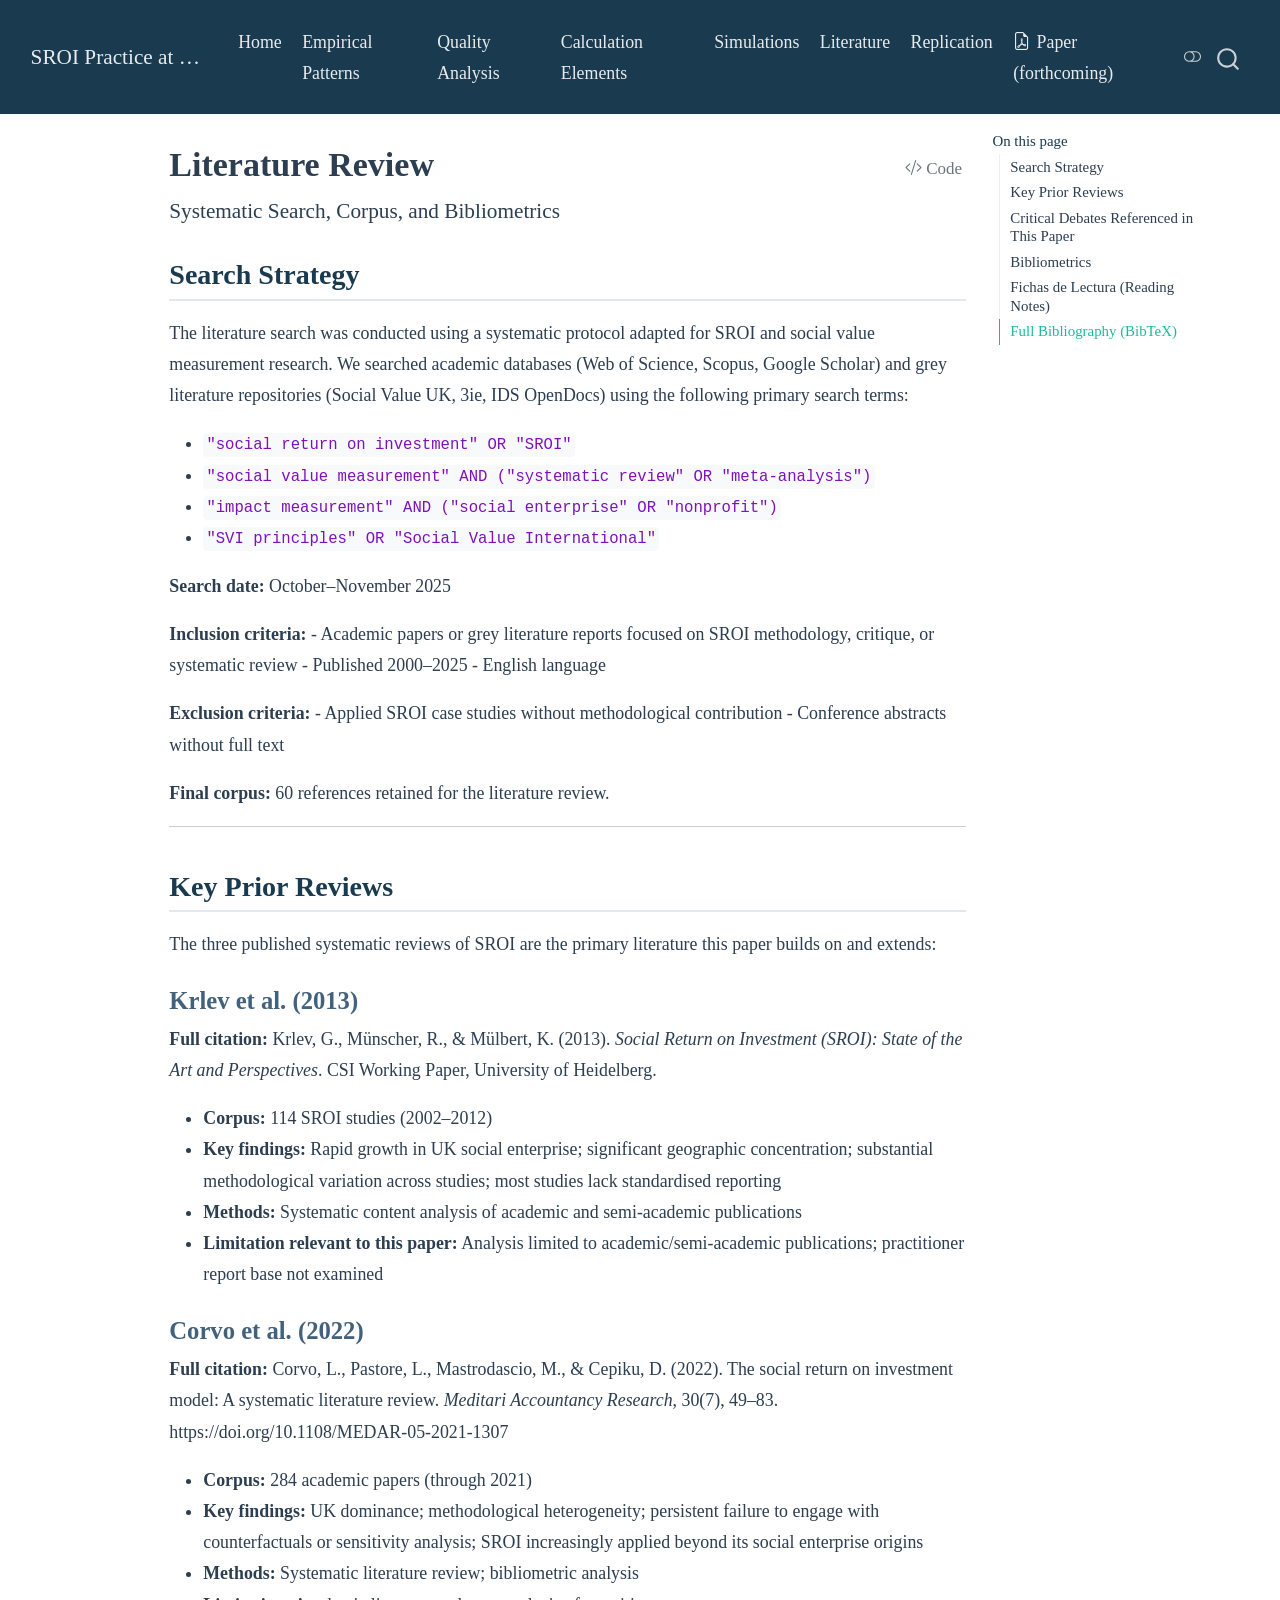
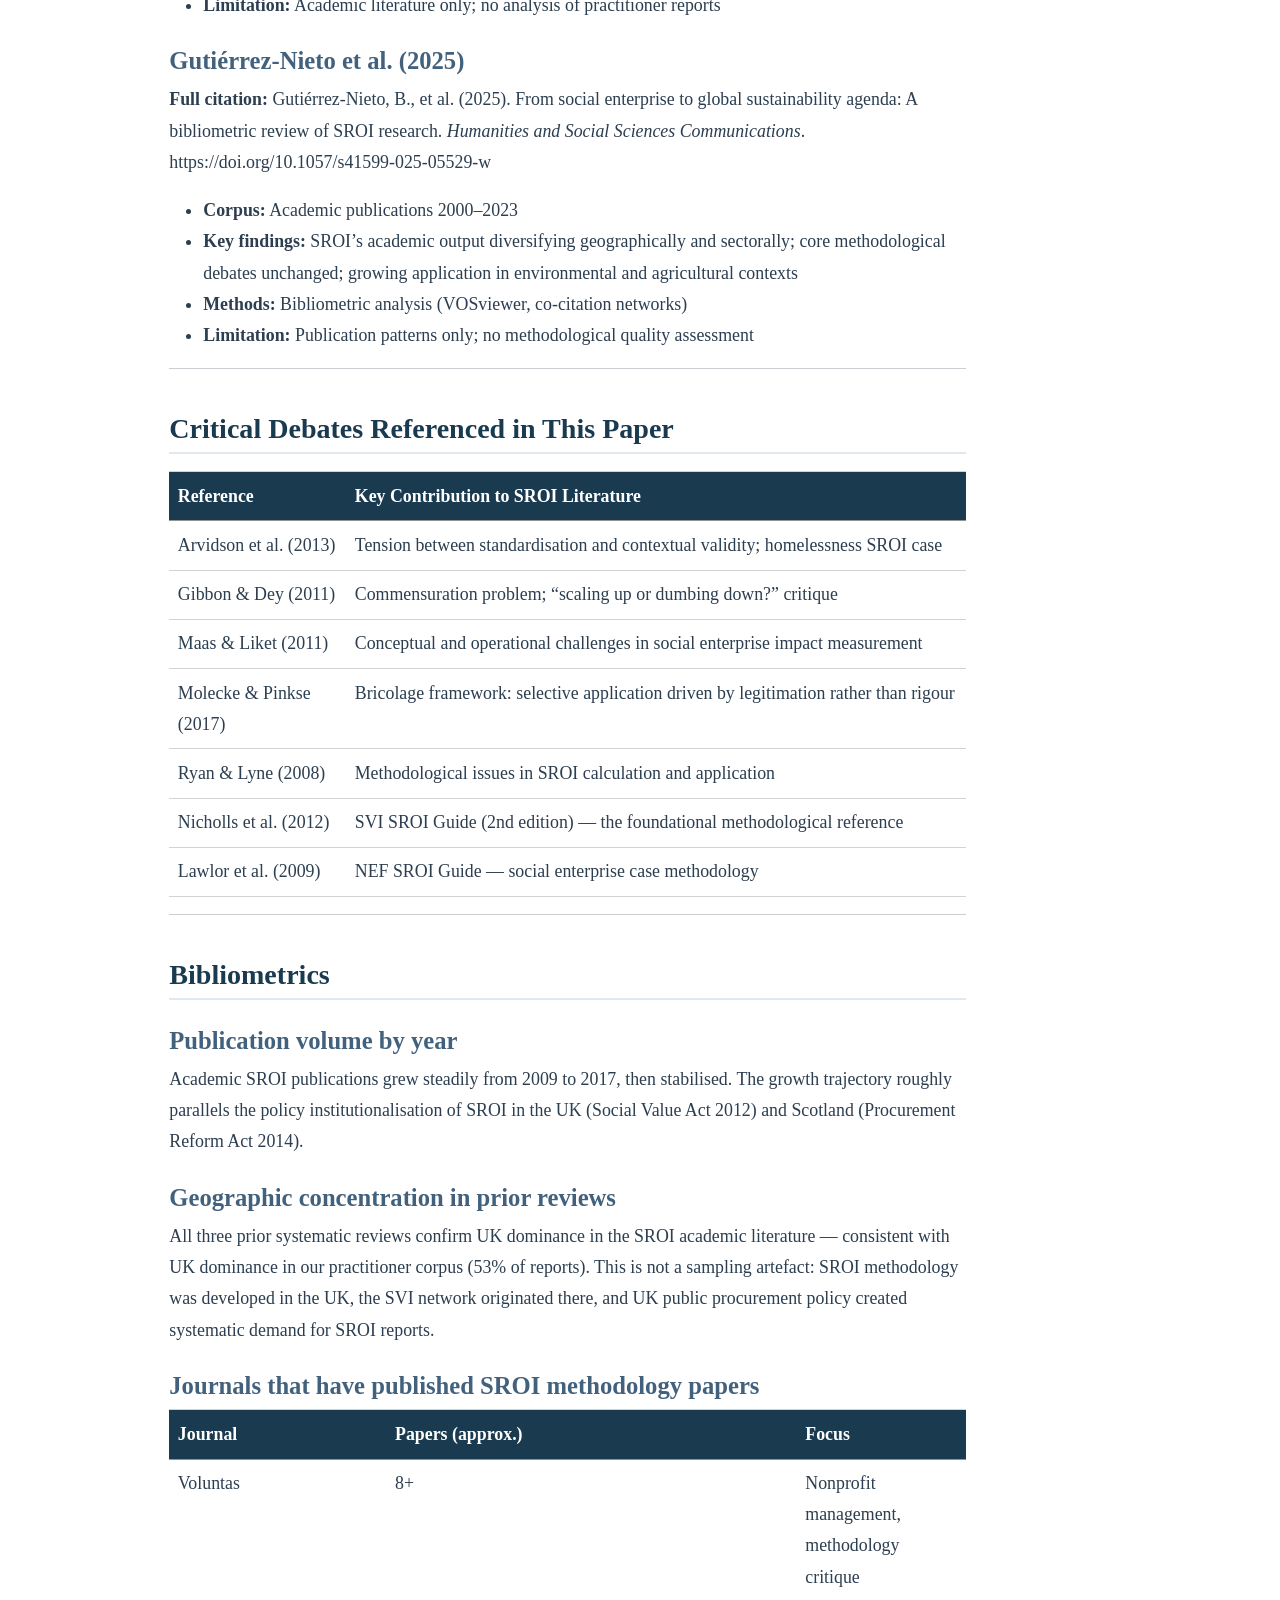
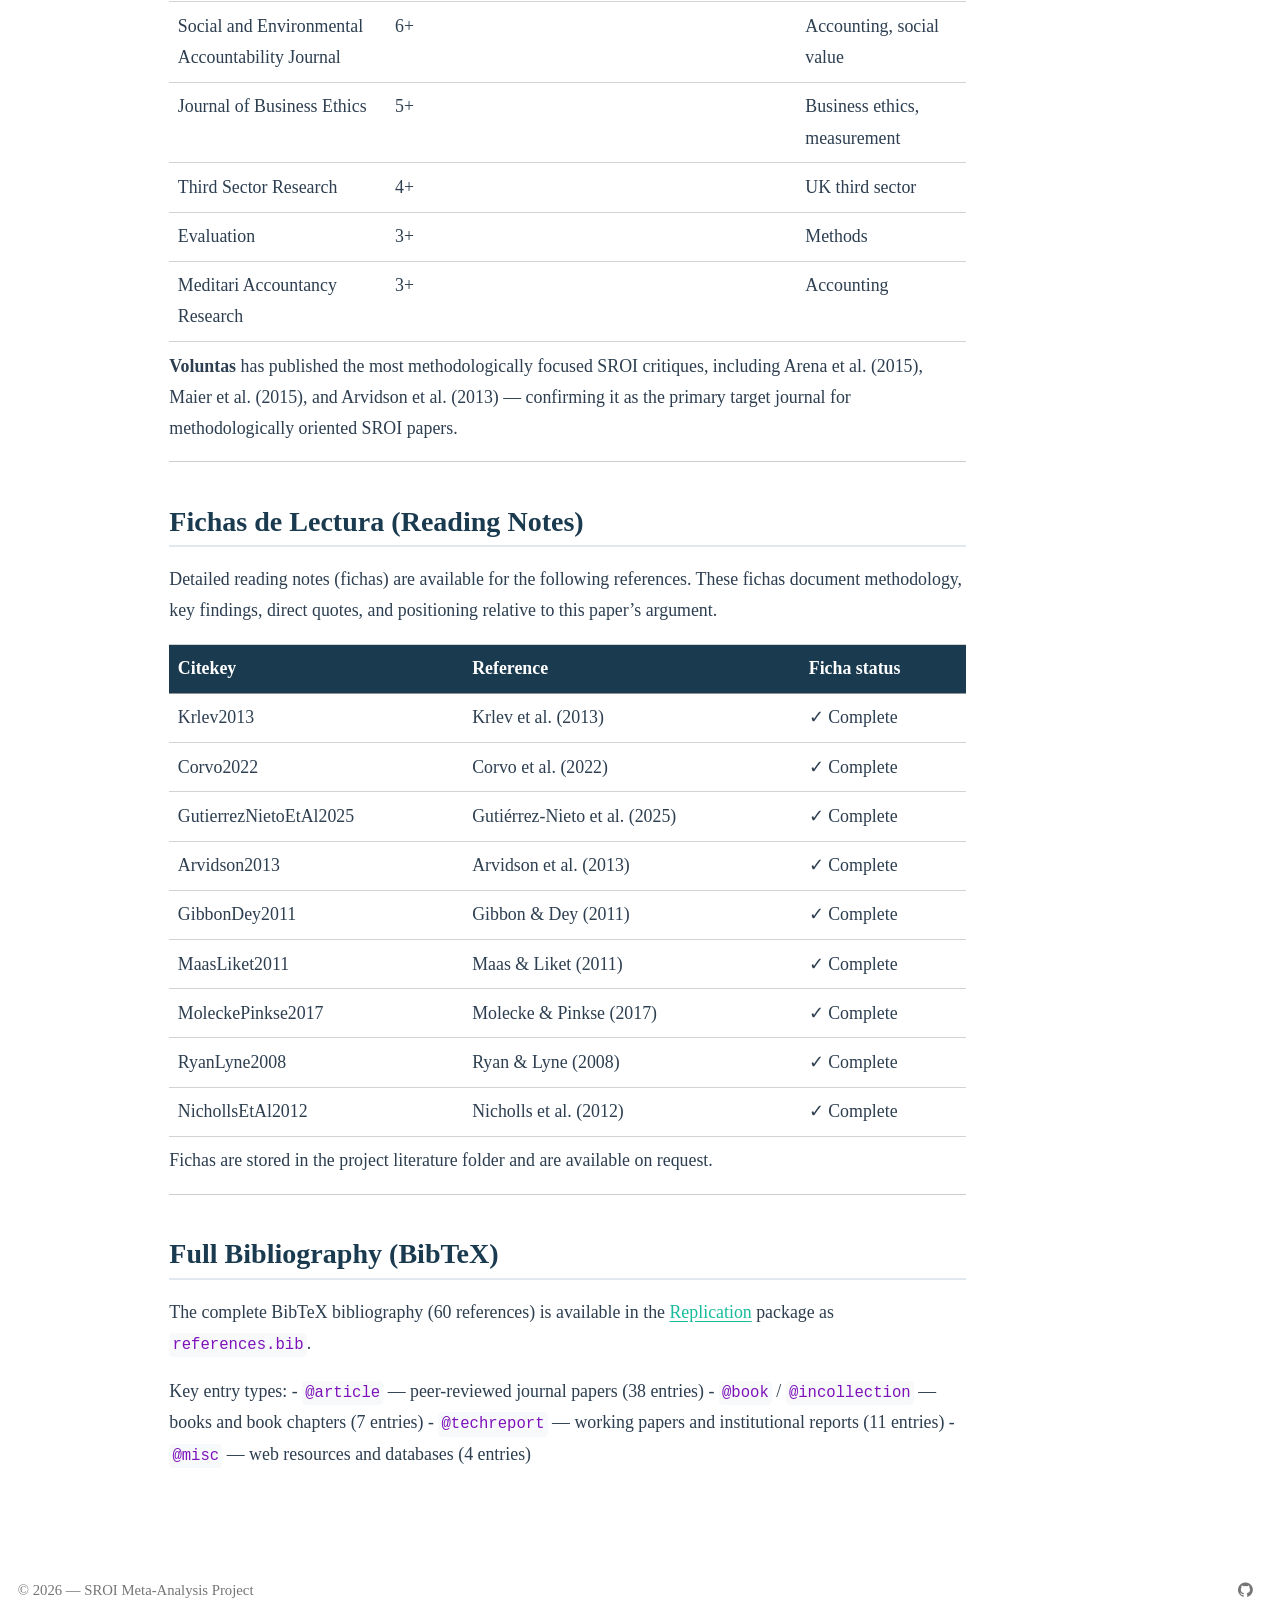
<file: docs/literature.html>
<!DOCTYPE html>
<html xmlns="http://www.w3.org/1999/xhtml" lang="en" xml:lang="en"><head>

<meta charset="utf-8">
<meta name="generator" content="quarto-1.7.34">

<meta name="viewport" content="width=device-width, initial-scale=1.0, user-scalable=yes">


<title>Literature Review – SROI Practice at Scale</title>
<style>
code{white-space: pre-wrap;}
span.smallcaps{font-variant: small-caps;}
div.columns{display: flex; gap: min(4vw, 1.5em);}
div.column{flex: auto; overflow-x: auto;}
div.hanging-indent{margin-left: 1.5em; text-indent: -1.5em;}
ul.task-list{list-style: none;}
ul.task-list li input[type="checkbox"] {
  width: 0.8em;
  margin: 0 0.8em 0.2em -1em; /* quarto-specific, see https://github.com/quarto-dev/quarto-cli/issues/4556 */ 
  vertical-align: middle;
}
/* CSS for syntax highlighting */
html { -webkit-text-size-adjust: 100%; }
pre > code.sourceCode { white-space: pre; position: relative; }
pre > code.sourceCode > span { display: inline-block; line-height: 1.25; }
pre > code.sourceCode > span:empty { height: 1.2em; }
.sourceCode { overflow: visible; }
code.sourceCode > span { color: inherit; text-decoration: inherit; }
div.sourceCode { margin: 1em 0; }
pre.sourceCode { margin: 0; }
@media screen {
div.sourceCode { overflow: auto; }
}
@media print {
pre > code.sourceCode { white-space: pre-wrap; }
pre > code.sourceCode > span { text-indent: -5em; padding-left: 5em; }
}
pre.numberSource code
  { counter-reset: source-line 0; }
pre.numberSource code > span
  { position: relative; left: -4em; counter-increment: source-line; }
pre.numberSource code > span > a:first-child::before
  { content: counter(source-line);
    position: relative; left: -1em; text-align: right; vertical-align: baseline;
    border: none; display: inline-block;
    -webkit-touch-callout: none; -webkit-user-select: none;
    -khtml-user-select: none; -moz-user-select: none;
    -ms-user-select: none; user-select: none;
    padding: 0 4px; width: 4em;
  }
pre.numberSource { margin-left: 3em;  padding-left: 4px; }
div.sourceCode
  {   }
@media screen {
pre > code.sourceCode > span > a:first-child::before { text-decoration: underline; }
}
</style>


<script src="site_libs/quarto-nav/quarto-nav.js"></script>
<script src="site_libs/quarto-nav/headroom.min.js"></script>
<script src="site_libs/clipboard/clipboard.min.js"></script>
<script src="site_libs/quarto-search/autocomplete.umd.js"></script>
<script src="site_libs/quarto-search/fuse.min.js"></script>
<script src="site_libs/quarto-search/quarto-search.js"></script>
<meta name="quarto:offset" content="./">
<link href="./figures/fig1_sector_distribution.png" rel="icon" type="image/png">
<script src="site_libs/quarto-html/quarto.js" type="module"></script>
<script src="site_libs/quarto-html/tabsets/tabsets.js" type="module"></script>
<script src="site_libs/quarto-html/popper.min.js"></script>
<script src="site_libs/quarto-html/tippy.umd.min.js"></script>
<script src="site_libs/quarto-html/anchor.min.js"></script>
<link href="site_libs/quarto-html/tippy.css" rel="stylesheet">
<link href="site_libs/quarto-html/quarto-syntax-highlighting-9582434199d49cc9e91654cdeeb4866b.css" rel="stylesheet" class="quarto-color-scheme" id="quarto-text-highlighting-styles">
<link href="site_libs/quarto-html/quarto-syntax-highlighting-dark-8dcd8563ea6803ab7cbb3d71ca5772e1.css" rel="stylesheet" class="quarto-color-scheme quarto-color-alternate" id="quarto-text-highlighting-styles">
<link href="site_libs/quarto-html/quarto-syntax-highlighting-9582434199d49cc9e91654cdeeb4866b.css" rel="stylesheet" class="quarto-color-scheme-extra" id="quarto-text-highlighting-styles">
<script src="site_libs/bootstrap/bootstrap.min.js"></script>
<link href="site_libs/bootstrap/bootstrap-icons.css" rel="stylesheet">
<link href="site_libs/bootstrap/bootstrap-93e433daa20d3a4f024ae45a6f5dc548.min.css" rel="stylesheet" append-hash="true" class="quarto-color-scheme" id="quarto-bootstrap" data-mode="light">
<link href="site_libs/bootstrap/bootstrap-dark-053784e53ace314977639f9da3f86154.min.css" rel="stylesheet" append-hash="true" class="quarto-color-scheme quarto-color-alternate" id="quarto-bootstrap" data-mode="dark">
<link href="site_libs/bootstrap/bootstrap-93e433daa20d3a4f024ae45a6f5dc548.min.css" rel="stylesheet" append-hash="true" class="quarto-color-scheme-extra" id="quarto-bootstrap" data-mode="light">
<script id="quarto-search-options" type="application/json">{
  "location": "navbar",
  "copy-button": false,
  "collapse-after": 3,
  "panel-placement": "end",
  "type": "overlay",
  "limit": 50,
  "keyboard-shortcut": [
    "f",
    "/",
    "s"
  ],
  "show-item-context": false,
  "language": {
    "search-no-results-text": "No results",
    "search-matching-documents-text": "matching documents",
    "search-copy-link-title": "Copy link to search",
    "search-hide-matches-text": "Hide additional matches",
    "search-more-match-text": "more match in this document",
    "search-more-matches-text": "more matches in this document",
    "search-clear-button-title": "Clear",
    "search-text-placeholder": "",
    "search-detached-cancel-button-title": "Cancel",
    "search-submit-button-title": "Submit",
    "search-label": "Search"
  }
}</script>
<style>html{ scroll-behavior: smooth; }</style>


<link rel="stylesheet" href="styles.css">
</head>

<body class="nav-fixed quarto-light"><script id="quarto-html-before-body" type="application/javascript">
    const toggleBodyColorMode = (bsSheetEl) => {
      const mode = bsSheetEl.getAttribute("data-mode");
      const bodyEl = window.document.querySelector("body");
      if (mode === "dark") {
        bodyEl.classList.add("quarto-dark");
        bodyEl.classList.remove("quarto-light");
      } else {
        bodyEl.classList.add("quarto-light");
        bodyEl.classList.remove("quarto-dark");
      }
    }
    const toggleBodyColorPrimary = () => {
      const bsSheetEl = window.document.querySelector("link#quarto-bootstrap:not([rel=disabled-stylesheet])");
      if (bsSheetEl) {
        toggleBodyColorMode(bsSheetEl);
      }
    }
    const setColorSchemeToggle = (alternate) => {
      const toggles = window.document.querySelectorAll('.quarto-color-scheme-toggle');
      for (let i=0; i < toggles.length; i++) {
        const toggle = toggles[i];
        if (toggle) {
          if (alternate) {
            toggle.classList.add("alternate");
          } else {
            toggle.classList.remove("alternate");
          }
        }
      }
    };
    const toggleColorMode = (alternate) => {
      // Switch the stylesheets
      const primaryStylesheets = window.document.querySelectorAll('link.quarto-color-scheme:not(.quarto-color-alternate)');
      const alternateStylesheets = window.document.querySelectorAll('link.quarto-color-scheme.quarto-color-alternate');
      manageTransitions('#quarto-margin-sidebar .nav-link', false);
      if (alternate) {
        // note: dark is layered on light, we don't disable primary!
        enableStylesheet(alternateStylesheets);
        for (const sheetNode of alternateStylesheets) {
          if (sheetNode.id === "quarto-bootstrap") {
            toggleBodyColorMode(sheetNode);
          }
        }
      } else {
        disableStylesheet(alternateStylesheets);
        enableStylesheet(primaryStylesheets)
        toggleBodyColorPrimary();
      }
      manageTransitions('#quarto-margin-sidebar .nav-link', true);
      // Switch the toggles
      setColorSchemeToggle(alternate)
      // Hack to workaround the fact that safari doesn't
      // properly recolor the scrollbar when toggling (#1455)
      if (navigator.userAgent.indexOf('Safari') > 0 && navigator.userAgent.indexOf('Chrome') == -1) {
        manageTransitions("body", false);
        window.scrollTo(0, 1);
        setTimeout(() => {
          window.scrollTo(0, 0);
          manageTransitions("body", true);
        }, 40);
      }
    }
    const disableStylesheet = (stylesheets) => {
      for (let i=0; i < stylesheets.length; i++) {
        const stylesheet = stylesheets[i];
        stylesheet.rel = 'disabled-stylesheet';
      }
    }
    const enableStylesheet = (stylesheets) => {
      for (let i=0; i < stylesheets.length; i++) {
        const stylesheet = stylesheets[i];
        if(stylesheet.rel !== 'stylesheet') { // for Chrome, which will still FOUC without this check
          stylesheet.rel = 'stylesheet';
        }
      }
    }
    const manageTransitions = (selector, allowTransitions) => {
      const els = window.document.querySelectorAll(selector);
      for (let i=0; i < els.length; i++) {
        const el = els[i];
        if (allowTransitions) {
          el.classList.remove('notransition');
        } else {
          el.classList.add('notransition');
        }
      }
    }
    const isFileUrl = () => {
      return window.location.protocol === 'file:';
    }
    const hasAlternateSentinel = () => {
      let styleSentinel = getColorSchemeSentinel();
      if (styleSentinel !== null) {
        return styleSentinel === "alternate";
      } else {
        return false;
      }
    }
    const setStyleSentinel = (alternate) => {
      const value = alternate ? "alternate" : "default";
      if (!isFileUrl()) {
        window.localStorage.setItem("quarto-color-scheme", value);
      } else {
        localAlternateSentinel = value;
      }
    }
    const getColorSchemeSentinel = () => {
      if (!isFileUrl()) {
        const storageValue = window.localStorage.getItem("quarto-color-scheme");
        return storageValue != null ? storageValue : localAlternateSentinel;
      } else {
        return localAlternateSentinel;
      }
    }
    const toggleGiscusIfUsed = (isAlternate, darkModeDefault) => {
      const baseTheme = document.querySelector('#giscus-base-theme')?.value ?? 'light';
      const alternateTheme = document.querySelector('#giscus-alt-theme')?.value ?? 'dark';
      let newTheme = '';
      if(authorPrefersDark) {
        newTheme = isAlternate ? baseTheme : alternateTheme;
      } else {
        newTheme = isAlternate ? alternateTheme : baseTheme;
      }
      const changeGiscusTheme = () => {
        // From: https://github.com/giscus/giscus/issues/336
        const sendMessage = (message) => {
          const iframe = document.querySelector('iframe.giscus-frame');
          if (!iframe) return;
          iframe.contentWindow.postMessage({ giscus: message }, 'https://giscus.app');
        }
        sendMessage({
          setConfig: {
            theme: newTheme
          }
        });
      }
      const isGiscussLoaded = window.document.querySelector('iframe.giscus-frame') !== null;
      if (isGiscussLoaded) {
        changeGiscusTheme();
      }
    };
    const authorPrefersDark = false;
    const darkModeDefault = authorPrefersDark;
      document.querySelector('link#quarto-text-highlighting-styles.quarto-color-scheme-extra').rel = 'disabled-stylesheet';
      document.querySelector('link#quarto-bootstrap.quarto-color-scheme-extra').rel = 'disabled-stylesheet';
    let localAlternateSentinel = darkModeDefault ? 'alternate' : 'default';
    // Dark / light mode switch
    window.quartoToggleColorScheme = () => {
      // Read the current dark / light value
      let toAlternate = !hasAlternateSentinel();
      toggleColorMode(toAlternate);
      setStyleSentinel(toAlternate);
      toggleGiscusIfUsed(toAlternate, darkModeDefault);
      window.dispatchEvent(new Event('resize'));
    };
    // Switch to dark mode if need be
    if (hasAlternateSentinel()) {
      toggleColorMode(true);
    } else {
      toggleColorMode(false);
    }
  </script>

<div id="quarto-search-results"></div>
  <header id="quarto-header" class="headroom fixed-top">
    <nav class="navbar navbar-expand-lg " data-bs-theme="dark">
      <div class="navbar-container container-fluid">
      <div class="navbar-brand-container mx-auto">
    <a class="navbar-brand" href="./index.html">
    <span class="navbar-title">SROI Practice at Scale</span>
    </a>
  </div>
            <div id="quarto-search" class="" title="Search"></div>
          <button class="navbar-toggler" type="button" data-bs-toggle="collapse" data-bs-target="#navbarCollapse" aria-controls="navbarCollapse" role="menu" aria-expanded="false" aria-label="Toggle navigation" onclick="if (window.quartoToggleHeadroom) { window.quartoToggleHeadroom(); }">
  <span class="navbar-toggler-icon"></span>
</button>
          <div class="collapse navbar-collapse" id="navbarCollapse">
            <ul class="navbar-nav navbar-nav-scroll me-auto">
  <li class="nav-item">
    <a class="nav-link" href="./index.html"> 
<span class="menu-text">Home</span></a>
  </li>  
  <li class="nav-item">
    <a class="nav-link" href="./empirical.html"> 
<span class="menu-text">Empirical Patterns</span></a>
  </li>  
  <li class="nav-item">
    <a class="nav-link" href="./quality.html"> 
<span class="menu-text">Quality Analysis</span></a>
  </li>  
  <li class="nav-item">
    <a class="nav-link" href="./factors.html"> 
<span class="menu-text">Calculation Elements</span></a>
  </li>  
  <li class="nav-item">
    <a class="nav-link" href="./simulations.html"> 
<span class="menu-text">Simulations</span></a>
  </li>  
  <li class="nav-item">
    <a class="nav-link active" href="./literature.html" aria-current="page"> 
<span class="menu-text">Literature</span></a>
  </li>  
  <li class="nav-item">
    <a class="nav-link" href="./replication.html"> 
<span class="menu-text">Replication</span></a>
  </li>  
</ul>
            <ul class="navbar-nav navbar-nav-scroll ms-auto">
  <li class="nav-item">
    <a class="nav-link" href="https://doi.org/10.1000/placeholder"> <i class="bi bi-file-earmark-pdf" role="img">
</i> 
<span class="menu-text">Paper (forthcoming)</span></a>
  </li>  
</ul>
          </div> <!-- /navcollapse -->
            <div class="quarto-navbar-tools">
  <a href="" class="quarto-color-scheme-toggle quarto-navigation-tool  px-1" onclick="window.quartoToggleColorScheme(); return false;" title="Toggle dark mode"><i class="bi"></i></a>
</div>
      </div> <!-- /container-fluid -->
    </nav>
</header>
<!-- content -->
<div id="quarto-content" class="quarto-container page-columns page-rows-contents page-layout-article page-navbar">
<!-- sidebar -->
<!-- margin-sidebar -->
    <div id="quarto-margin-sidebar" class="sidebar margin-sidebar">
        <nav id="TOC" role="doc-toc" class="toc-active">
    <h2 id="toc-title">On this page</h2>
   
  <ul>
  <li><a href="#search-strategy" id="toc-search-strategy" class="nav-link active" data-scroll-target="#search-strategy">Search Strategy</a></li>
  <li><a href="#key-prior-reviews" id="toc-key-prior-reviews" class="nav-link" data-scroll-target="#key-prior-reviews">Key Prior Reviews</a>
  <ul class="collapse">
  <li><a href="#krlev-et-al.-2013" id="toc-krlev-et-al.-2013" class="nav-link" data-scroll-target="#krlev-et-al.-2013">Krlev et al.&nbsp;(2013)</a></li>
  <li><a href="#corvo-et-al.-2022" id="toc-corvo-et-al.-2022" class="nav-link" data-scroll-target="#corvo-et-al.-2022">Corvo et al.&nbsp;(2022)</a></li>
  <li><a href="#gutiérrez-nieto-et-al.-2025" id="toc-gutiérrez-nieto-et-al.-2025" class="nav-link" data-scroll-target="#gutiérrez-nieto-et-al.-2025">Gutiérrez-Nieto et al.&nbsp;(2025)</a></li>
  </ul></li>
  <li><a href="#critical-debates-referenced-in-this-paper" id="toc-critical-debates-referenced-in-this-paper" class="nav-link" data-scroll-target="#critical-debates-referenced-in-this-paper">Critical Debates Referenced in This Paper</a></li>
  <li><a href="#bibliometrics" id="toc-bibliometrics" class="nav-link" data-scroll-target="#bibliometrics">Bibliometrics</a>
  <ul class="collapse">
  <li><a href="#publication-volume-by-year" id="toc-publication-volume-by-year" class="nav-link" data-scroll-target="#publication-volume-by-year">Publication volume by year</a></li>
  <li><a href="#geographic-concentration-in-prior-reviews" id="toc-geographic-concentration-in-prior-reviews" class="nav-link" data-scroll-target="#geographic-concentration-in-prior-reviews">Geographic concentration in prior reviews</a></li>
  <li><a href="#journals-that-have-published-sroi-methodology-papers" id="toc-journals-that-have-published-sroi-methodology-papers" class="nav-link" data-scroll-target="#journals-that-have-published-sroi-methodology-papers">Journals that have published SROI methodology papers</a></li>
  </ul></li>
  <li><a href="#fichas-de-lectura-reading-notes" id="toc-fichas-de-lectura-reading-notes" class="nav-link" data-scroll-target="#fichas-de-lectura-reading-notes">Fichas de Lectura (Reading Notes)</a></li>
  <li><a href="#full-bibliography-bibtex" id="toc-full-bibliography-bibtex" class="nav-link" data-scroll-target="#full-bibliography-bibtex">Full Bibliography (BibTeX)</a></li>
  </ul>
</nav>
    </div>
<!-- main -->
<main class="content" id="quarto-document-content">


<header id="title-block-header" class="quarto-title-block default">
<div class="quarto-title">
<div class="quarto-title-block"><div><h1 class="title">Literature Review</h1><button type="button" class="btn code-tools-button" id="quarto-code-tools-source"><i class="bi"></i> Code</button></div></div>
<p class="subtitle lead">Systematic Search, Corpus, and Bibliometrics</p>
</div>



<div class="quarto-title-meta">

    
  
    
  </div>
  


</header>


<section id="search-strategy" class="level2">
<h2 class="anchored" data-anchor-id="search-strategy">Search Strategy</h2>
<p>The literature search was conducted using a systematic protocol adapted for SROI and social value measurement research. We searched academic databases (Web of Science, Scopus, Google Scholar) and grey literature repositories (Social Value UK, 3ie, IDS OpenDocs) using the following primary search terms:</p>
<ul>
<li><code>"social return on investment" OR "SROI"</code></li>
<li><code>"social value measurement" AND ("systematic review" OR "meta-analysis")</code></li>
<li><code>"impact measurement" AND ("social enterprise" OR "nonprofit")</code></li>
<li><code>"SVI principles" OR "Social Value International"</code></li>
</ul>
<p><strong>Search date:</strong> October–November 2025</p>
<p><strong>Inclusion criteria:</strong> - Academic papers or grey literature reports focused on SROI methodology, critique, or systematic review - Published 2000–2025 - English language</p>
<p><strong>Exclusion criteria:</strong> - Applied SROI case studies without methodological contribution - Conference abstracts without full text</p>
<p><strong>Final corpus:</strong> 60 references retained for the literature review.</p>
<hr>
</section>
<section id="key-prior-reviews" class="level2">
<h2 class="anchored" data-anchor-id="key-prior-reviews">Key Prior Reviews</h2>
<p>The three published systematic reviews of SROI are the primary literature this paper builds on and extends:</p>
<section id="krlev-et-al.-2013" class="level3">
<h3 class="anchored" data-anchor-id="krlev-et-al.-2013">Krlev et al.&nbsp;(2013)</h3>
<p><strong>Full citation:</strong> Krlev, G., Münscher, R., &amp; Mülbert, K. (2013). <em>Social Return on Investment (SROI): State of the Art and Perspectives</em>. CSI Working Paper, University of Heidelberg.</p>
<ul>
<li><strong>Corpus:</strong> 114 SROI studies (2002–2012)</li>
<li><strong>Key findings:</strong> Rapid growth in UK social enterprise; significant geographic concentration; substantial methodological variation across studies; most studies lack standardised reporting</li>
<li><strong>Methods:</strong> Systematic content analysis of academic and semi-academic publications</li>
<li><strong>Limitation relevant to this paper:</strong> Analysis limited to academic/semi-academic publications; practitioner report base not examined</li>
</ul>
</section>
<section id="corvo-et-al.-2022" class="level3">
<h3 class="anchored" data-anchor-id="corvo-et-al.-2022">Corvo et al.&nbsp;(2022)</h3>
<p><strong>Full citation:</strong> Corvo, L., Pastore, L., Mastrodascio, M., &amp; Cepiku, D. (2022). The social return on investment model: A systematic literature review. <em>Meditari Accountancy Research</em>, 30(7), 49–83. https://doi.org/10.1108/MEDAR-05-2021-1307</p>
<ul>
<li><strong>Corpus:</strong> 284 academic papers (through 2021)</li>
<li><strong>Key findings:</strong> UK dominance; methodological heterogeneity; persistent failure to engage with counterfactuals or sensitivity analysis; SROI increasingly applied beyond its social enterprise origins</li>
<li><strong>Methods:</strong> Systematic literature review; bibliometric analysis</li>
<li><strong>Limitation:</strong> Academic literature only; no analysis of practitioner reports</li>
</ul>
</section>
<section id="gutiérrez-nieto-et-al.-2025" class="level3">
<h3 class="anchored" data-anchor-id="gutiérrez-nieto-et-al.-2025">Gutiérrez-Nieto et al.&nbsp;(2025)</h3>
<p><strong>Full citation:</strong> Gutiérrez-Nieto, B., et al.&nbsp;(2025). From social enterprise to global sustainability agenda: A bibliometric review of SROI research. <em>Humanities and Social Sciences Communications</em>. https://doi.org/10.1057/s41599-025-05529-w</p>
<ul>
<li><strong>Corpus:</strong> Academic publications 2000–2023</li>
<li><strong>Key findings:</strong> SROI’s academic output diversifying geographically and sectorally; core methodological debates unchanged; growing application in environmental and agricultural contexts</li>
<li><strong>Methods:</strong> Bibliometric analysis (VOSviewer, co-citation networks)</li>
<li><strong>Limitation:</strong> Publication patterns only; no methodological quality assessment</li>
</ul>
<hr>
</section>
</section>
<section id="critical-debates-referenced-in-this-paper" class="level2">
<h2 class="anchored" data-anchor-id="critical-debates-referenced-in-this-paper">Critical Debates Referenced in This Paper</h2>
<table class="caption-top table">
<colgroup>
<col style="width: 22%">
<col style="width: 77%">
</colgroup>
<thead>
<tr class="header">
<th>Reference</th>
<th>Key Contribution to SROI Literature</th>
</tr>
</thead>
<tbody>
<tr class="odd">
<td>Arvidson et al.&nbsp;(2013)</td>
<td>Tension between standardisation and contextual validity; homelessness SROI case</td>
</tr>
<tr class="even">
<td>Gibbon &amp; Dey (2011)</td>
<td>Commensuration problem; “scaling up or dumbing down?” critique</td>
</tr>
<tr class="odd">
<td>Maas &amp; Liket (2011)</td>
<td>Conceptual and operational challenges in social enterprise impact measurement</td>
</tr>
<tr class="even">
<td>Molecke &amp; Pinkse (2017)</td>
<td>Bricolage framework: selective application driven by legitimation rather than rigour</td>
</tr>
<tr class="odd">
<td>Ryan &amp; Lyne (2008)</td>
<td>Methodological issues in SROI calculation and application</td>
</tr>
<tr class="even">
<td>Nicholls et al.&nbsp;(2012)</td>
<td>SVI SROI Guide (2nd edition) — the foundational methodological reference</td>
</tr>
<tr class="odd">
<td>Lawlor et al.&nbsp;(2009)</td>
<td>NEF SROI Guide — social enterprise case methodology</td>
</tr>
</tbody>
</table>
<hr>
</section>
<section id="bibliometrics" class="level2">
<h2 class="anchored" data-anchor-id="bibliometrics">Bibliometrics</h2>
<section id="publication-volume-by-year" class="level3">
<h3 class="anchored" data-anchor-id="publication-volume-by-year">Publication volume by year</h3>
<p>Academic SROI publications grew steadily from 2009 to 2017, then stabilised. The growth trajectory roughly parallels the policy institutionalisation of SROI in the UK (Social Value Act 2012) and Scotland (Procurement Reform Act 2014).</p>
</section>
<section id="geographic-concentration-in-prior-reviews" class="level3">
<h3 class="anchored" data-anchor-id="geographic-concentration-in-prior-reviews">Geographic concentration in prior reviews</h3>
<p>All three prior systematic reviews confirm UK dominance in the SROI academic literature — consistent with UK dominance in our practitioner corpus (53% of reports). This is not a sampling artefact: SROI methodology was developed in the UK, the SVI network originated there, and UK public procurement policy created systematic demand for SROI reports.</p>
</section>
<section id="journals-that-have-published-sroi-methodology-papers" class="level3">
<h3 class="anchored" data-anchor-id="journals-that-have-published-sroi-methodology-papers">Journals that have published SROI methodology papers</h3>
<table class="caption-top table">
<colgroup>
<col style="width: 27%">
<col style="width: 51%">
<col style="width: 21%">
</colgroup>
<thead>
<tr class="header">
<th>Journal</th>
<th>Papers (approx.)</th>
<th>Focus</th>
</tr>
</thead>
<tbody>
<tr class="odd">
<td>Voluntas</td>
<td>8+</td>
<td>Nonprofit management, methodology critique</td>
</tr>
<tr class="even">
<td>Social and Environmental Accountability Journal</td>
<td>6+</td>
<td>Accounting, social value</td>
</tr>
<tr class="odd">
<td>Journal of Business Ethics</td>
<td>5+</td>
<td>Business ethics, measurement</td>
</tr>
<tr class="even">
<td>Third Sector Research</td>
<td>4+</td>
<td>UK third sector</td>
</tr>
<tr class="odd">
<td>Evaluation</td>
<td>3+</td>
<td>Methods</td>
</tr>
<tr class="even">
<td>Meditari Accountancy Research</td>
<td>3+</td>
<td>Accounting</td>
</tr>
</tbody>
</table>
<p><strong>Voluntas</strong> has published the most methodologically focused SROI critiques, including Arena et al.&nbsp;(2015), Maier et al.&nbsp;(2015), and Arvidson et al.&nbsp;(2013) — confirming it as the primary target journal for methodologically oriented SROI papers.</p>
<hr>
</section>
</section>
<section id="fichas-de-lectura-reading-notes" class="level2">
<h2 class="anchored" data-anchor-id="fichas-de-lectura-reading-notes">Fichas de Lectura (Reading Notes)</h2>
<p>Detailed reading notes (fichas) are available for the following references. These fichas document methodology, key findings, direct quotes, and positioning relative to this paper’s argument.</p>
<table class="caption-top table">
<thead>
<tr class="header">
<th>Citekey</th>
<th>Reference</th>
<th>Ficha status</th>
</tr>
</thead>
<tbody>
<tr class="odd">
<td>Krlev2013</td>
<td>Krlev et al.&nbsp;(2013)</td>
<td>✓ Complete</td>
</tr>
<tr class="even">
<td>Corvo2022</td>
<td>Corvo et al.&nbsp;(2022)</td>
<td>✓ Complete</td>
</tr>
<tr class="odd">
<td>GutierrezNietoEtAl2025</td>
<td>Gutiérrez-Nieto et al.&nbsp;(2025)</td>
<td>✓ Complete</td>
</tr>
<tr class="even">
<td>Arvidson2013</td>
<td>Arvidson et al.&nbsp;(2013)</td>
<td>✓ Complete</td>
</tr>
<tr class="odd">
<td>GibbonDey2011</td>
<td>Gibbon &amp; Dey (2011)</td>
<td>✓ Complete</td>
</tr>
<tr class="even">
<td>MaasLiket2011</td>
<td>Maas &amp; Liket (2011)</td>
<td>✓ Complete</td>
</tr>
<tr class="odd">
<td>MoleckePinkse2017</td>
<td>Molecke &amp; Pinkse (2017)</td>
<td>✓ Complete</td>
</tr>
<tr class="even">
<td>RyanLyne2008</td>
<td>Ryan &amp; Lyne (2008)</td>
<td>✓ Complete</td>
</tr>
<tr class="odd">
<td>NichollsEtAl2012</td>
<td>Nicholls et al.&nbsp;(2012)</td>
<td>✓ Complete</td>
</tr>
</tbody>
</table>
<p>Fichas are stored in the project literature folder and are available on request.</p>
<hr>
</section>
<section id="full-bibliography-bibtex" class="level2">
<h2 class="anchored" data-anchor-id="full-bibliography-bibtex">Full Bibliography (BibTeX)</h2>
<p>The complete BibTeX bibliography (60 references) is available in the <a href="./replication.html">Replication</a> package as <code>references.bib</code>.</p>
<p>Key entry types: - <code>@article</code> — peer-reviewed journal papers (38 entries) - <code>@book</code> / <code>@incollection</code> — books and book chapters (7 entries) - <code>@techreport</code> — working papers and institutional reports (11 entries) - <code>@misc</code> — web resources and databases (4 entries)</p>


<!-- -->

</section>

</main> <!-- /main -->
<script id="quarto-html-after-body" type="application/javascript">
  window.document.addEventListener("DOMContentLoaded", function (event) {
    // Ensure there is a toggle, if there isn't float one in the top right
    if (window.document.querySelector('.quarto-color-scheme-toggle') === null) {
      const a = window.document.createElement('a');
      a.classList.add('top-right');
      a.classList.add('quarto-color-scheme-toggle');
      a.href = "";
      a.onclick = function() { try { window.quartoToggleColorScheme(); } catch {} return false; };
      const i = window.document.createElement("i");
      i.classList.add('bi');
      a.appendChild(i);
      window.document.body.appendChild(a);
    }
    setColorSchemeToggle(hasAlternateSentinel())
    const icon = "";
    const anchorJS = new window.AnchorJS();
    anchorJS.options = {
      placement: 'right',
      icon: icon
    };
    anchorJS.add('.anchored');
    const isCodeAnnotation = (el) => {
      for (const clz of el.classList) {
        if (clz.startsWith('code-annotation-')) {                     
          return true;
        }
      }
      return false;
    }
    const onCopySuccess = function(e) {
      // button target
      const button = e.trigger;
      // don't keep focus
      button.blur();
      // flash "checked"
      button.classList.add('code-copy-button-checked');
      var currentTitle = button.getAttribute("title");
      button.setAttribute("title", "Copied!");
      let tooltip;
      if (window.bootstrap) {
        button.setAttribute("data-bs-toggle", "tooltip");
        button.setAttribute("data-bs-placement", "left");
        button.setAttribute("data-bs-title", "Copied!");
        tooltip = new bootstrap.Tooltip(button, 
          { trigger: "manual", 
            customClass: "code-copy-button-tooltip",
            offset: [0, -8]});
        tooltip.show();    
      }
      setTimeout(function() {
        if (tooltip) {
          tooltip.hide();
          button.removeAttribute("data-bs-title");
          button.removeAttribute("data-bs-toggle");
          button.removeAttribute("data-bs-placement");
        }
        button.setAttribute("title", currentTitle);
        button.classList.remove('code-copy-button-checked');
      }, 1000);
      // clear code selection
      e.clearSelection();
    }
    const getTextToCopy = function(trigger) {
        const codeEl = trigger.previousElementSibling.cloneNode(true);
        for (const childEl of codeEl.children) {
          if (isCodeAnnotation(childEl)) {
            childEl.remove();
          }
        }
        return codeEl.innerText;
    }
    const clipboard = new window.ClipboardJS('.code-copy-button:not([data-in-quarto-modal])', {
      text: getTextToCopy
    });
    clipboard.on('success', onCopySuccess);
    if (window.document.getElementById('quarto-embedded-source-code-modal')) {
      const clipboardModal = new window.ClipboardJS('.code-copy-button[data-in-quarto-modal]', {
        text: getTextToCopy,
        container: window.document.getElementById('quarto-embedded-source-code-modal')
      });
      clipboardModal.on('success', onCopySuccess);
    }
    const viewSource = window.document.getElementById('quarto-view-source') ||
                       window.document.getElementById('quarto-code-tools-source');
    if (viewSource) {
      const sourceUrl = viewSource.getAttribute("data-quarto-source-url");
      viewSource.addEventListener("click", function(e) {
        if (sourceUrl) {
          // rstudio viewer pane
          if (/\bcapabilities=\b/.test(window.location)) {
            window.open(sourceUrl);
          } else {
            window.location.href = sourceUrl;
          }
        } else {
          const modal = new bootstrap.Modal(document.getElementById('quarto-embedded-source-code-modal'));
          modal.show();
        }
        return false;
      });
    }
    function toggleCodeHandler(show) {
      return function(e) {
        const detailsSrc = window.document.querySelectorAll(".cell > details > .sourceCode");
        for (let i=0; i<detailsSrc.length; i++) {
          const details = detailsSrc[i].parentElement;
          if (show) {
            details.open = true;
          } else {
            details.removeAttribute("open");
          }
        }
        const cellCodeDivs = window.document.querySelectorAll(".cell > .sourceCode");
        const fromCls = show ? "hidden" : "unhidden";
        const toCls = show ? "unhidden" : "hidden";
        for (let i=0; i<cellCodeDivs.length; i++) {
          const codeDiv = cellCodeDivs[i];
          if (codeDiv.classList.contains(fromCls)) {
            codeDiv.classList.remove(fromCls);
            codeDiv.classList.add(toCls);
          } 
        }
        return false;
      }
    }
    const hideAllCode = window.document.getElementById("quarto-hide-all-code");
    if (hideAllCode) {
      hideAllCode.addEventListener("click", toggleCodeHandler(false));
    }
    const showAllCode = window.document.getElementById("quarto-show-all-code");
    if (showAllCode) {
      showAllCode.addEventListener("click", toggleCodeHandler(true));
    }
      var localhostRegex = new RegExp(/^(?:http|https):\/\/localhost\:?[0-9]*\//);
      var mailtoRegex = new RegExp(/^mailto:/);
        var filterRegex = new RegExp('/' + window.location.host + '/');
      var isInternal = (href) => {
          return filterRegex.test(href) || localhostRegex.test(href) || mailtoRegex.test(href);
      }
      // Inspect non-navigation links and adorn them if external
     var links = window.document.querySelectorAll('a[href]:not(.nav-link):not(.navbar-brand):not(.toc-action):not(.sidebar-link):not(.sidebar-item-toggle):not(.pagination-link):not(.no-external):not([aria-hidden]):not(.dropdown-item):not(.quarto-navigation-tool):not(.about-link)');
      for (var i=0; i<links.length; i++) {
        const link = links[i];
        if (!isInternal(link.href)) {
          // undo the damage that might have been done by quarto-nav.js in the case of
          // links that we want to consider external
          if (link.dataset.originalHref !== undefined) {
            link.href = link.dataset.originalHref;
          }
        }
      }
    function tippyHover(el, contentFn, onTriggerFn, onUntriggerFn) {
      const config = {
        allowHTML: true,
        maxWidth: 500,
        delay: 100,
        arrow: false,
        appendTo: function(el) {
            return el.parentElement;
        },
        interactive: true,
        interactiveBorder: 10,
        theme: 'quarto',
        placement: 'bottom-start',
      };
      if (contentFn) {
        config.content = contentFn;
      }
      if (onTriggerFn) {
        config.onTrigger = onTriggerFn;
      }
      if (onUntriggerFn) {
        config.onUntrigger = onUntriggerFn;
      }
      window.tippy(el, config); 
    }
    const noterefs = window.document.querySelectorAll('a[role="doc-noteref"]');
    for (var i=0; i<noterefs.length; i++) {
      const ref = noterefs[i];
      tippyHover(ref, function() {
        // use id or data attribute instead here
        let href = ref.getAttribute('data-footnote-href') || ref.getAttribute('href');
        try { href = new URL(href).hash; } catch {}
        const id = href.replace(/^#\/?/, "");
        const note = window.document.getElementById(id);
        if (note) {
          return note.innerHTML;
        } else {
          return "";
        }
      });
    }
    const xrefs = window.document.querySelectorAll('a.quarto-xref');
    const processXRef = (id, note) => {
      // Strip column container classes
      const stripColumnClz = (el) => {
        el.classList.remove("page-full", "page-columns");
        if (el.children) {
          for (const child of el.children) {
            stripColumnClz(child);
          }
        }
      }
      stripColumnClz(note)
      if (id === null || id.startsWith('sec-')) {
        // Special case sections, only their first couple elements
        const container = document.createElement("div");
        if (note.children && note.children.length > 2) {
          container.appendChild(note.children[0].cloneNode(true));
          for (let i = 1; i < note.children.length; i++) {
            const child = note.children[i];
            if (child.tagName === "P" && child.innerText === "") {
              continue;
            } else {
              container.appendChild(child.cloneNode(true));
              break;
            }
          }
          if (window.Quarto?.typesetMath) {
            window.Quarto.typesetMath(container);
          }
          return container.innerHTML
        } else {
          if (window.Quarto?.typesetMath) {
            window.Quarto.typesetMath(note);
          }
          return note.innerHTML;
        }
      } else {
        // Remove any anchor links if they are present
        const anchorLink = note.querySelector('a.anchorjs-link');
        if (anchorLink) {
          anchorLink.remove();
        }
        if (window.Quarto?.typesetMath) {
          window.Quarto.typesetMath(note);
        }
        if (note.classList.contains("callout")) {
          return note.outerHTML;
        } else {
          return note.innerHTML;
        }
      }
    }
    for (var i=0; i<xrefs.length; i++) {
      const xref = xrefs[i];
      tippyHover(xref, undefined, function(instance) {
        instance.disable();
        let url = xref.getAttribute('href');
        let hash = undefined; 
        if (url.startsWith('#')) {
          hash = url;
        } else {
          try { hash = new URL(url).hash; } catch {}
        }
        if (hash) {
          const id = hash.replace(/^#\/?/, "");
          const note = window.document.getElementById(id);
          if (note !== null) {
            try {
              const html = processXRef(id, note.cloneNode(true));
              instance.setContent(html);
            } finally {
              instance.enable();
              instance.show();
            }
          } else {
            // See if we can fetch this
            fetch(url.split('#')[0])
            .then(res => res.text())
            .then(html => {
              const parser = new DOMParser();
              const htmlDoc = parser.parseFromString(html, "text/html");
              const note = htmlDoc.getElementById(id);
              if (note !== null) {
                const html = processXRef(id, note);
                instance.setContent(html);
              } 
            }).finally(() => {
              instance.enable();
              instance.show();
            });
          }
        } else {
          // See if we can fetch a full url (with no hash to target)
          // This is a special case and we should probably do some content thinning / targeting
          fetch(url)
          .then(res => res.text())
          .then(html => {
            const parser = new DOMParser();
            const htmlDoc = parser.parseFromString(html, "text/html");
            const note = htmlDoc.querySelector('main.content');
            if (note !== null) {
              // This should only happen for chapter cross references
              // (since there is no id in the URL)
              // remove the first header
              if (note.children.length > 0 && note.children[0].tagName === "HEADER") {
                note.children[0].remove();
              }
              const html = processXRef(null, note);
              instance.setContent(html);
            } 
          }).finally(() => {
            instance.enable();
            instance.show();
          });
        }
      }, function(instance) {
      });
    }
        let selectedAnnoteEl;
        const selectorForAnnotation = ( cell, annotation) => {
          let cellAttr = 'data-code-cell="' + cell + '"';
          let lineAttr = 'data-code-annotation="' +  annotation + '"';
          const selector = 'span[' + cellAttr + '][' + lineAttr + ']';
          return selector;
        }
        const selectCodeLines = (annoteEl) => {
          const doc = window.document;
          const targetCell = annoteEl.getAttribute("data-target-cell");
          const targetAnnotation = annoteEl.getAttribute("data-target-annotation");
          const annoteSpan = window.document.querySelector(selectorForAnnotation(targetCell, targetAnnotation));
          const lines = annoteSpan.getAttribute("data-code-lines").split(",");
          const lineIds = lines.map((line) => {
            return targetCell + "-" + line;
          })
          let top = null;
          let height = null;
          let parent = null;
          if (lineIds.length > 0) {
              //compute the position of the single el (top and bottom and make a div)
              const el = window.document.getElementById(lineIds[0]);
              top = el.offsetTop;
              height = el.offsetHeight;
              parent = el.parentElement.parentElement;
            if (lineIds.length > 1) {
              const lastEl = window.document.getElementById(lineIds[lineIds.length - 1]);
              const bottom = lastEl.offsetTop + lastEl.offsetHeight;
              height = bottom - top;
            }
            if (top !== null && height !== null && parent !== null) {
              // cook up a div (if necessary) and position it 
              let div = window.document.getElementById("code-annotation-line-highlight");
              if (div === null) {
                div = window.document.createElement("div");
                div.setAttribute("id", "code-annotation-line-highlight");
                div.style.position = 'absolute';
                parent.appendChild(div);
              }
              div.style.top = top - 2 + "px";
              div.style.height = height + 4 + "px";
              div.style.left = 0;
              let gutterDiv = window.document.getElementById("code-annotation-line-highlight-gutter");
              if (gutterDiv === null) {
                gutterDiv = window.document.createElement("div");
                gutterDiv.setAttribute("id", "code-annotation-line-highlight-gutter");
                gutterDiv.style.position = 'absolute';
                const codeCell = window.document.getElementById(targetCell);
                const gutter = codeCell.querySelector('.code-annotation-gutter');
                gutter.appendChild(gutterDiv);
              }
              gutterDiv.style.top = top - 2 + "px";
              gutterDiv.style.height = height + 4 + "px";
            }
            selectedAnnoteEl = annoteEl;
          }
        };
        const unselectCodeLines = () => {
          const elementsIds = ["code-annotation-line-highlight", "code-annotation-line-highlight-gutter"];
          elementsIds.forEach((elId) => {
            const div = window.document.getElementById(elId);
            if (div) {
              div.remove();
            }
          });
          selectedAnnoteEl = undefined;
        };
          // Handle positioning of the toggle
      window.addEventListener(
        "resize",
        throttle(() => {
          elRect = undefined;
          if (selectedAnnoteEl) {
            selectCodeLines(selectedAnnoteEl);
          }
        }, 10)
      );
      function throttle(fn, ms) {
      let throttle = false;
      let timer;
        return (...args) => {
          if(!throttle) { // first call gets through
              fn.apply(this, args);
              throttle = true;
          } else { // all the others get throttled
              if(timer) clearTimeout(timer); // cancel #2
              timer = setTimeout(() => {
                fn.apply(this, args);
                timer = throttle = false;
              }, ms);
          }
        };
      }
        // Attach click handler to the DT
        const annoteDls = window.document.querySelectorAll('dt[data-target-cell]');
        for (const annoteDlNode of annoteDls) {
          annoteDlNode.addEventListener('click', (event) => {
            const clickedEl = event.target;
            if (clickedEl !== selectedAnnoteEl) {
              unselectCodeLines();
              const activeEl = window.document.querySelector('dt[data-target-cell].code-annotation-active');
              if (activeEl) {
                activeEl.classList.remove('code-annotation-active');
              }
              selectCodeLines(clickedEl);
              clickedEl.classList.add('code-annotation-active');
            } else {
              // Unselect the line
              unselectCodeLines();
              clickedEl.classList.remove('code-annotation-active');
            }
          });
        }
    const findCites = (el) => {
      const parentEl = el.parentElement;
      if (parentEl) {
        const cites = parentEl.dataset.cites;
        if (cites) {
          return {
            el,
            cites: cites.split(' ')
          };
        } else {
          return findCites(el.parentElement)
        }
      } else {
        return undefined;
      }
    };
    var bibliorefs = window.document.querySelectorAll('a[role="doc-biblioref"]');
    for (var i=0; i<bibliorefs.length; i++) {
      const ref = bibliorefs[i];
      const citeInfo = findCites(ref);
      if (citeInfo) {
        tippyHover(citeInfo.el, function() {
          var popup = window.document.createElement('div');
          citeInfo.cites.forEach(function(cite) {
            var citeDiv = window.document.createElement('div');
            citeDiv.classList.add('hanging-indent');
            citeDiv.classList.add('csl-entry');
            var biblioDiv = window.document.getElementById('ref-' + cite);
            if (biblioDiv) {
              citeDiv.innerHTML = biblioDiv.innerHTML;
            }
            popup.appendChild(citeDiv);
          });
          return popup.innerHTML;
        });
      }
    }
  });
  </script><div class="modal fade" id="quarto-embedded-source-code-modal" tabindex="-1" aria-labelledby="quarto-embedded-source-code-modal-label" aria-hidden="true"><div class="modal-dialog modal-dialog-scrollable"><div class="modal-content"><div class="modal-header"><h5 class="modal-title" id="quarto-embedded-source-code-modal-label">Source Code</h5><button class="btn-close" data-bs-dismiss="modal"></button></div><div class="modal-body"><div class="">
<div class="sourceCode" id="cb1" data-shortcodes="false"><pre class="sourceCode markdown code-with-copy"><code class="sourceCode markdown"><span id="cb1-1"><a href="#cb1-1" aria-hidden="true" tabindex="-1"></a><span class="co">---</span></span>
<span id="cb1-2"><a href="#cb1-2" aria-hidden="true" tabindex="-1"></a><span class="an">title:</span><span class="co"> "Literature Review"</span></span>
<span id="cb1-3"><a href="#cb1-3" aria-hidden="true" tabindex="-1"></a><span class="an">subtitle:</span><span class="co"> "Systematic Search, Corpus, and Bibliometrics"</span></span>
<span id="cb1-4"><a href="#cb1-4" aria-hidden="true" tabindex="-1"></a><span class="co">---</span></span>
<span id="cb1-5"><a href="#cb1-5" aria-hidden="true" tabindex="-1"></a></span>
<span id="cb1-6"><a href="#cb1-6" aria-hidden="true" tabindex="-1"></a><span class="fu">## Search Strategy</span></span>
<span id="cb1-7"><a href="#cb1-7" aria-hidden="true" tabindex="-1"></a></span>
<span id="cb1-8"><a href="#cb1-8" aria-hidden="true" tabindex="-1"></a>The literature search was conducted using a systematic protocol adapted for SROI and social value measurement research. We searched academic databases (Web of Science, Scopus, Google Scholar) and grey literature repositories (Social Value UK, 3ie, IDS OpenDocs) using the following primary search terms:</span>
<span id="cb1-9"><a href="#cb1-9" aria-hidden="true" tabindex="-1"></a></span>
<span id="cb1-10"><a href="#cb1-10" aria-hidden="true" tabindex="-1"></a><span class="ss">- </span><span class="in">`"social return on investment" OR "SROI"`</span></span>
<span id="cb1-11"><a href="#cb1-11" aria-hidden="true" tabindex="-1"></a><span class="ss">- </span><span class="in">`"social value measurement" AND ("systematic review" OR "meta-analysis")`</span></span>
<span id="cb1-12"><a href="#cb1-12" aria-hidden="true" tabindex="-1"></a><span class="ss">- </span><span class="in">`"impact measurement" AND ("social enterprise" OR "nonprofit")`</span></span>
<span id="cb1-13"><a href="#cb1-13" aria-hidden="true" tabindex="-1"></a><span class="ss">- </span><span class="in">`"SVI principles" OR "Social Value International"`</span></span>
<span id="cb1-14"><a href="#cb1-14" aria-hidden="true" tabindex="-1"></a></span>
<span id="cb1-15"><a href="#cb1-15" aria-hidden="true" tabindex="-1"></a>**Search date:** October–November 2025</span>
<span id="cb1-16"><a href="#cb1-16" aria-hidden="true" tabindex="-1"></a></span>
<span id="cb1-17"><a href="#cb1-17" aria-hidden="true" tabindex="-1"></a>**Inclusion criteria:**</span>
<span id="cb1-18"><a href="#cb1-18" aria-hidden="true" tabindex="-1"></a><span class="ss">- </span>Academic papers or grey literature reports focused on SROI methodology, critique, or systematic review</span>
<span id="cb1-19"><a href="#cb1-19" aria-hidden="true" tabindex="-1"></a><span class="ss">- </span>Published 2000–2025</span>
<span id="cb1-20"><a href="#cb1-20" aria-hidden="true" tabindex="-1"></a><span class="ss">- </span>English language</span>
<span id="cb1-21"><a href="#cb1-21" aria-hidden="true" tabindex="-1"></a></span>
<span id="cb1-22"><a href="#cb1-22" aria-hidden="true" tabindex="-1"></a>**Exclusion criteria:**</span>
<span id="cb1-23"><a href="#cb1-23" aria-hidden="true" tabindex="-1"></a><span class="ss">- </span>Applied SROI case studies without methodological contribution</span>
<span id="cb1-24"><a href="#cb1-24" aria-hidden="true" tabindex="-1"></a><span class="ss">- </span>Conference abstracts without full text</span>
<span id="cb1-25"><a href="#cb1-25" aria-hidden="true" tabindex="-1"></a></span>
<span id="cb1-26"><a href="#cb1-26" aria-hidden="true" tabindex="-1"></a>**Final corpus:** 60 references retained for the literature review.</span>
<span id="cb1-27"><a href="#cb1-27" aria-hidden="true" tabindex="-1"></a></span>
<span id="cb1-28"><a href="#cb1-28" aria-hidden="true" tabindex="-1"></a>---</span>
<span id="cb1-29"><a href="#cb1-29" aria-hidden="true" tabindex="-1"></a></span>
<span id="cb1-30"><a href="#cb1-30" aria-hidden="true" tabindex="-1"></a><span class="fu">## Key Prior Reviews</span></span>
<span id="cb1-31"><a href="#cb1-31" aria-hidden="true" tabindex="-1"></a></span>
<span id="cb1-32"><a href="#cb1-32" aria-hidden="true" tabindex="-1"></a>The three published systematic reviews of SROI are the primary literature this paper builds on and extends:</span>
<span id="cb1-33"><a href="#cb1-33" aria-hidden="true" tabindex="-1"></a></span>
<span id="cb1-34"><a href="#cb1-34" aria-hidden="true" tabindex="-1"></a><span class="fu">### Krlev et al. (2013)</span></span>
<span id="cb1-35"><a href="#cb1-35" aria-hidden="true" tabindex="-1"></a></span>
<span id="cb1-36"><a href="#cb1-36" aria-hidden="true" tabindex="-1"></a>**Full citation:** Krlev, G., Münscher, R., &amp; Mülbert, K. (2013). *Social Return on Investment (SROI): State of the Art and Perspectives*. CSI Working Paper, University of Heidelberg.</span>
<span id="cb1-37"><a href="#cb1-37" aria-hidden="true" tabindex="-1"></a></span>
<span id="cb1-38"><a href="#cb1-38" aria-hidden="true" tabindex="-1"></a><span class="ss">- </span>**Corpus:** 114 SROI studies (2002–2012)</span>
<span id="cb1-39"><a href="#cb1-39" aria-hidden="true" tabindex="-1"></a><span class="ss">- </span>**Key findings:** Rapid growth in UK social enterprise; significant geographic concentration; substantial methodological variation across studies; most studies lack standardised reporting</span>
<span id="cb1-40"><a href="#cb1-40" aria-hidden="true" tabindex="-1"></a><span class="ss">- </span>**Methods:** Systematic content analysis of academic and semi-academic publications</span>
<span id="cb1-41"><a href="#cb1-41" aria-hidden="true" tabindex="-1"></a><span class="ss">- </span>**Limitation relevant to this paper:** Analysis limited to academic/semi-academic publications; practitioner report base not examined</span>
<span id="cb1-42"><a href="#cb1-42" aria-hidden="true" tabindex="-1"></a></span>
<span id="cb1-43"><a href="#cb1-43" aria-hidden="true" tabindex="-1"></a><span class="fu">### Corvo et al. (2022)</span></span>
<span id="cb1-44"><a href="#cb1-44" aria-hidden="true" tabindex="-1"></a></span>
<span id="cb1-45"><a href="#cb1-45" aria-hidden="true" tabindex="-1"></a>**Full citation:** Corvo, L., Pastore, L., Mastrodascio, M., &amp; Cepiku, D. (2022). The social return on investment model: A systematic literature review. *Meditari Accountancy Research*, 30(7), 49–83. https://doi.org/10.1108/MEDAR-05-2021-1307</span>
<span id="cb1-46"><a href="#cb1-46" aria-hidden="true" tabindex="-1"></a></span>
<span id="cb1-47"><a href="#cb1-47" aria-hidden="true" tabindex="-1"></a><span class="ss">- </span>**Corpus:** 284 academic papers (through 2021)</span>
<span id="cb1-48"><a href="#cb1-48" aria-hidden="true" tabindex="-1"></a><span class="ss">- </span>**Key findings:** UK dominance; methodological heterogeneity; persistent failure to engage with counterfactuals or sensitivity analysis; SROI increasingly applied beyond its social enterprise origins</span>
<span id="cb1-49"><a href="#cb1-49" aria-hidden="true" tabindex="-1"></a><span class="ss">- </span>**Methods:** Systematic literature review; bibliometric analysis</span>
<span id="cb1-50"><a href="#cb1-50" aria-hidden="true" tabindex="-1"></a><span class="ss">- </span>**Limitation:** Academic literature only; no analysis of practitioner reports</span>
<span id="cb1-51"><a href="#cb1-51" aria-hidden="true" tabindex="-1"></a></span>
<span id="cb1-52"><a href="#cb1-52" aria-hidden="true" tabindex="-1"></a><span class="fu">### Gutiérrez-Nieto et al. (2025)</span></span>
<span id="cb1-53"><a href="#cb1-53" aria-hidden="true" tabindex="-1"></a></span>
<span id="cb1-54"><a href="#cb1-54" aria-hidden="true" tabindex="-1"></a>**Full citation:** Gutiérrez-Nieto, B., et al. (2025). From social enterprise to global sustainability agenda: A bibliometric review of SROI research. *Humanities and Social Sciences Communications*. https://doi.org/10.1057/s41599-025-05529-w</span>
<span id="cb1-55"><a href="#cb1-55" aria-hidden="true" tabindex="-1"></a></span>
<span id="cb1-56"><a href="#cb1-56" aria-hidden="true" tabindex="-1"></a><span class="ss">- </span>**Corpus:** Academic publications 2000–2023</span>
<span id="cb1-57"><a href="#cb1-57" aria-hidden="true" tabindex="-1"></a><span class="ss">- </span>**Key findings:** SROI's academic output diversifying geographically and sectorally; core methodological debates unchanged; growing application in environmental and agricultural contexts</span>
<span id="cb1-58"><a href="#cb1-58" aria-hidden="true" tabindex="-1"></a><span class="ss">- </span>**Methods:** Bibliometric analysis (VOSviewer, co-citation networks)</span>
<span id="cb1-59"><a href="#cb1-59" aria-hidden="true" tabindex="-1"></a><span class="ss">- </span>**Limitation:** Publication patterns only; no methodological quality assessment</span>
<span id="cb1-60"><a href="#cb1-60" aria-hidden="true" tabindex="-1"></a></span>
<span id="cb1-61"><a href="#cb1-61" aria-hidden="true" tabindex="-1"></a>---</span>
<span id="cb1-62"><a href="#cb1-62" aria-hidden="true" tabindex="-1"></a></span>
<span id="cb1-63"><a href="#cb1-63" aria-hidden="true" tabindex="-1"></a><span class="fu">## Critical Debates Referenced in This Paper</span></span>
<span id="cb1-64"><a href="#cb1-64" aria-hidden="true" tabindex="-1"></a></span>
<span id="cb1-65"><a href="#cb1-65" aria-hidden="true" tabindex="-1"></a><span class="pp">|</span> Reference <span class="pp">|</span> Key Contribution to SROI Literature <span class="pp">|</span></span>
<span id="cb1-66"><a href="#cb1-66" aria-hidden="true" tabindex="-1"></a><span class="pp">|-----------|-------------------------------------|</span></span>
<span id="cb1-67"><a href="#cb1-67" aria-hidden="true" tabindex="-1"></a><span class="pp">|</span> Arvidson et al. (2013) <span class="pp">|</span> Tension between standardisation and contextual validity; homelessness SROI case <span class="pp">|</span></span>
<span id="cb1-68"><a href="#cb1-68" aria-hidden="true" tabindex="-1"></a><span class="pp">|</span> Gibbon &amp; Dey (2011) <span class="pp">|</span> Commensuration problem; "scaling up or dumbing down?" critique <span class="pp">|</span></span>
<span id="cb1-69"><a href="#cb1-69" aria-hidden="true" tabindex="-1"></a><span class="pp">|</span> Maas &amp; Liket (2011) <span class="pp">|</span> Conceptual and operational challenges in social enterprise impact measurement <span class="pp">|</span></span>
<span id="cb1-70"><a href="#cb1-70" aria-hidden="true" tabindex="-1"></a><span class="pp">|</span> Molecke &amp; Pinkse (2017) <span class="pp">|</span> Bricolage framework: selective application driven by legitimation rather than rigour <span class="pp">|</span></span>
<span id="cb1-71"><a href="#cb1-71" aria-hidden="true" tabindex="-1"></a><span class="pp">|</span> Ryan &amp; Lyne (2008) <span class="pp">|</span> Methodological issues in SROI calculation and application <span class="pp">|</span></span>
<span id="cb1-72"><a href="#cb1-72" aria-hidden="true" tabindex="-1"></a><span class="pp">|</span> Nicholls et al. (2012) <span class="pp">|</span> SVI SROI Guide (2nd edition) — the foundational methodological reference <span class="pp">|</span></span>
<span id="cb1-73"><a href="#cb1-73" aria-hidden="true" tabindex="-1"></a><span class="pp">|</span> Lawlor et al. (2009) <span class="pp">|</span> NEF SROI Guide — social enterprise case methodology <span class="pp">|</span></span>
<span id="cb1-74"><a href="#cb1-74" aria-hidden="true" tabindex="-1"></a></span>
<span id="cb1-75"><a href="#cb1-75" aria-hidden="true" tabindex="-1"></a>---</span>
<span id="cb1-76"><a href="#cb1-76" aria-hidden="true" tabindex="-1"></a></span>
<span id="cb1-77"><a href="#cb1-77" aria-hidden="true" tabindex="-1"></a><span class="fu">## Bibliometrics</span></span>
<span id="cb1-78"><a href="#cb1-78" aria-hidden="true" tabindex="-1"></a></span>
<span id="cb1-79"><a href="#cb1-79" aria-hidden="true" tabindex="-1"></a><span class="fu">### Publication volume by year</span></span>
<span id="cb1-80"><a href="#cb1-80" aria-hidden="true" tabindex="-1"></a></span>
<span id="cb1-81"><a href="#cb1-81" aria-hidden="true" tabindex="-1"></a>Academic SROI publications grew steadily from 2009 to 2017, then stabilised. The growth trajectory roughly parallels the policy institutionalisation of SROI in the UK (Social Value Act 2012) and Scotland (Procurement Reform Act 2014).</span>
<span id="cb1-82"><a href="#cb1-82" aria-hidden="true" tabindex="-1"></a></span>
<span id="cb1-83"><a href="#cb1-83" aria-hidden="true" tabindex="-1"></a><span class="fu">### Geographic concentration in prior reviews</span></span>
<span id="cb1-84"><a href="#cb1-84" aria-hidden="true" tabindex="-1"></a></span>
<span id="cb1-85"><a href="#cb1-85" aria-hidden="true" tabindex="-1"></a>All three prior systematic reviews confirm UK dominance in the SROI academic literature — consistent with UK dominance in our practitioner corpus (53% of reports). This is not a sampling artefact: SROI methodology was developed in the UK, the SVI network originated there, and UK public procurement policy created systematic demand for SROI reports.</span>
<span id="cb1-86"><a href="#cb1-86" aria-hidden="true" tabindex="-1"></a></span>
<span id="cb1-87"><a href="#cb1-87" aria-hidden="true" tabindex="-1"></a><span class="fu">### Journals that have published SROI methodology papers</span></span>
<span id="cb1-88"><a href="#cb1-88" aria-hidden="true" tabindex="-1"></a></span>
<span id="cb1-89"><a href="#cb1-89" aria-hidden="true" tabindex="-1"></a><span class="pp">|</span> Journal <span class="pp">|</span> Papers (approx.) <span class="pp">|</span> Focus <span class="pp">|</span></span>
<span id="cb1-90"><a href="#cb1-90" aria-hidden="true" tabindex="-1"></a><span class="pp">|---------|-----------------|-------|</span></span>
<span id="cb1-91"><a href="#cb1-91" aria-hidden="true" tabindex="-1"></a><span class="pp">|</span> Voluntas <span class="pp">|</span> 8+ <span class="pp">|</span> Nonprofit management, methodology critique <span class="pp">|</span></span>
<span id="cb1-92"><a href="#cb1-92" aria-hidden="true" tabindex="-1"></a><span class="pp">|</span> Social and Environmental Accountability Journal <span class="pp">|</span> 6+ <span class="pp">|</span> Accounting, social value <span class="pp">|</span></span>
<span id="cb1-93"><a href="#cb1-93" aria-hidden="true" tabindex="-1"></a><span class="pp">|</span> Journal of Business Ethics <span class="pp">|</span> 5+ <span class="pp">|</span> Business ethics, measurement <span class="pp">|</span></span>
<span id="cb1-94"><a href="#cb1-94" aria-hidden="true" tabindex="-1"></a><span class="pp">|</span> Third Sector Research <span class="pp">|</span> 4+ <span class="pp">|</span> UK third sector <span class="pp">|</span></span>
<span id="cb1-95"><a href="#cb1-95" aria-hidden="true" tabindex="-1"></a><span class="pp">|</span> Evaluation <span class="pp">|</span> 3+ <span class="pp">|</span> Methods <span class="pp">|</span></span>
<span id="cb1-96"><a href="#cb1-96" aria-hidden="true" tabindex="-1"></a><span class="pp">|</span> Meditari Accountancy Research <span class="pp">|</span> 3+ <span class="pp">|</span> Accounting <span class="pp">|</span></span>
<span id="cb1-97"><a href="#cb1-97" aria-hidden="true" tabindex="-1"></a></span>
<span id="cb1-98"><a href="#cb1-98" aria-hidden="true" tabindex="-1"></a>**Voluntas** has published the most methodologically focused SROI critiques, including Arena et al. (2015), Maier et al. (2015), and Arvidson et al. (2013) — confirming it as the primary target journal for methodologically oriented SROI papers.</span>
<span id="cb1-99"><a href="#cb1-99" aria-hidden="true" tabindex="-1"></a></span>
<span id="cb1-100"><a href="#cb1-100" aria-hidden="true" tabindex="-1"></a>---</span>
<span id="cb1-101"><a href="#cb1-101" aria-hidden="true" tabindex="-1"></a></span>
<span id="cb1-102"><a href="#cb1-102" aria-hidden="true" tabindex="-1"></a><span class="fu">## Fichas de Lectura (Reading Notes)</span></span>
<span id="cb1-103"><a href="#cb1-103" aria-hidden="true" tabindex="-1"></a></span>
<span id="cb1-104"><a href="#cb1-104" aria-hidden="true" tabindex="-1"></a>Detailed reading notes (fichas) are available for the following references. These fichas document methodology, key findings, direct quotes, and positioning relative to this paper's argument.</span>
<span id="cb1-105"><a href="#cb1-105" aria-hidden="true" tabindex="-1"></a></span>
<span id="cb1-106"><a href="#cb1-106" aria-hidden="true" tabindex="-1"></a><span class="pp">|</span> Citekey <span class="pp">|</span> Reference <span class="pp">|</span> Ficha status <span class="pp">|</span></span>
<span id="cb1-107"><a href="#cb1-107" aria-hidden="true" tabindex="-1"></a><span class="pp">|---------|-----------|-------------|</span></span>
<span id="cb1-108"><a href="#cb1-108" aria-hidden="true" tabindex="-1"></a><span class="pp">|</span> Krlev2013 <span class="pp">|</span> Krlev et al. (2013) <span class="pp">|</span> ✓ Complete <span class="pp">|</span></span>
<span id="cb1-109"><a href="#cb1-109" aria-hidden="true" tabindex="-1"></a><span class="pp">|</span> Corvo2022 <span class="pp">|</span> Corvo et al. (2022) <span class="pp">|</span> ✓ Complete <span class="pp">|</span></span>
<span id="cb1-110"><a href="#cb1-110" aria-hidden="true" tabindex="-1"></a><span class="pp">|</span> GutierrezNietoEtAl2025 <span class="pp">|</span> Gutiérrez-Nieto et al. (2025) <span class="pp">|</span> ✓ Complete <span class="pp">|</span></span>
<span id="cb1-111"><a href="#cb1-111" aria-hidden="true" tabindex="-1"></a><span class="pp">|</span> Arvidson2013 <span class="pp">|</span> Arvidson et al. (2013) <span class="pp">|</span> ✓ Complete <span class="pp">|</span></span>
<span id="cb1-112"><a href="#cb1-112" aria-hidden="true" tabindex="-1"></a><span class="pp">|</span> GibbonDey2011 <span class="pp">|</span> Gibbon &amp; Dey (2011) <span class="pp">|</span> ✓ Complete <span class="pp">|</span></span>
<span id="cb1-113"><a href="#cb1-113" aria-hidden="true" tabindex="-1"></a><span class="pp">|</span> MaasLiket2011 <span class="pp">|</span> Maas &amp; Liket (2011) <span class="pp">|</span> ✓ Complete <span class="pp">|</span></span>
<span id="cb1-114"><a href="#cb1-114" aria-hidden="true" tabindex="-1"></a><span class="pp">|</span> MoleckePinkse2017 <span class="pp">|</span> Molecke &amp; Pinkse (2017) <span class="pp">|</span> ✓ Complete <span class="pp">|</span></span>
<span id="cb1-115"><a href="#cb1-115" aria-hidden="true" tabindex="-1"></a><span class="pp">|</span> RyanLyne2008 <span class="pp">|</span> Ryan &amp; Lyne (2008) <span class="pp">|</span> ✓ Complete <span class="pp">|</span></span>
<span id="cb1-116"><a href="#cb1-116" aria-hidden="true" tabindex="-1"></a><span class="pp">|</span> NichollsEtAl2012 <span class="pp">|</span> Nicholls et al. (2012) <span class="pp">|</span> ✓ Complete <span class="pp">|</span></span>
<span id="cb1-117"><a href="#cb1-117" aria-hidden="true" tabindex="-1"></a></span>
<span id="cb1-118"><a href="#cb1-118" aria-hidden="true" tabindex="-1"></a>Fichas are stored in the project literature folder and are available on request.</span>
<span id="cb1-119"><a href="#cb1-119" aria-hidden="true" tabindex="-1"></a></span>
<span id="cb1-120"><a href="#cb1-120" aria-hidden="true" tabindex="-1"></a>---</span>
<span id="cb1-121"><a href="#cb1-121" aria-hidden="true" tabindex="-1"></a></span>
<span id="cb1-122"><a href="#cb1-122" aria-hidden="true" tabindex="-1"></a><span class="fu">## Full Bibliography (BibTeX)</span></span>
<span id="cb1-123"><a href="#cb1-123" aria-hidden="true" tabindex="-1"></a></span>
<span id="cb1-124"><a href="#cb1-124" aria-hidden="true" tabindex="-1"></a>The complete BibTeX bibliography (60 references) is available in the <span class="co">[</span><span class="ot">Replication</span><span class="co">](replication.qmd)</span> package as <span class="in">`references.bib`</span>.</span>
<span id="cb1-125"><a href="#cb1-125" aria-hidden="true" tabindex="-1"></a></span>
<span id="cb1-126"><a href="#cb1-126" aria-hidden="true" tabindex="-1"></a>Key entry types:</span>
<span id="cb1-127"><a href="#cb1-127" aria-hidden="true" tabindex="-1"></a><span class="ss">- </span><span class="in">`@article`</span> — peer-reviewed journal papers (38 entries)</span>
<span id="cb1-128"><a href="#cb1-128" aria-hidden="true" tabindex="-1"></a><span class="ss">- </span><span class="in">`@book`</span> / <span class="in">`@incollection`</span> — books and book chapters (7 entries)</span>
<span id="cb1-129"><a href="#cb1-129" aria-hidden="true" tabindex="-1"></a><span class="ss">- </span><span class="in">`@techreport`</span> — working papers and institutional reports (11 entries)</span>
<span id="cb1-130"><a href="#cb1-130" aria-hidden="true" tabindex="-1"></a><span class="ss">- </span><span class="in">`@misc`</span> — web resources and databases (4 entries)</span></code><button title="Copy to Clipboard" class="code-copy-button" data-in-quarto-modal=""><i class="bi"></i></button></pre></div>
</div></div></div></div></div>
</div> <!-- /content -->
<footer class="footer">
  <div class="nav-footer">
    <div class="nav-footer-left">
<p>© 2026 — SROI Meta-Analysis Project</p>
</div>   
    <div class="nav-footer-center">
      &nbsp;
    </div>
    <div class="nav-footer-right">
      <ul class="footer-items list-unstyled">
    <li class="nav-item compact">
    <a class="nav-link" href="https://github.com/placeholder/sroi-analysis">
      <i class="bi bi-github" role="img">
</i> 
    </a>
  </li>  
</ul>
    </div>
  </div>
</footer>




<script src="site_libs/quarto-html/zenscroll-min.js"></script>
</body></html>
</file>
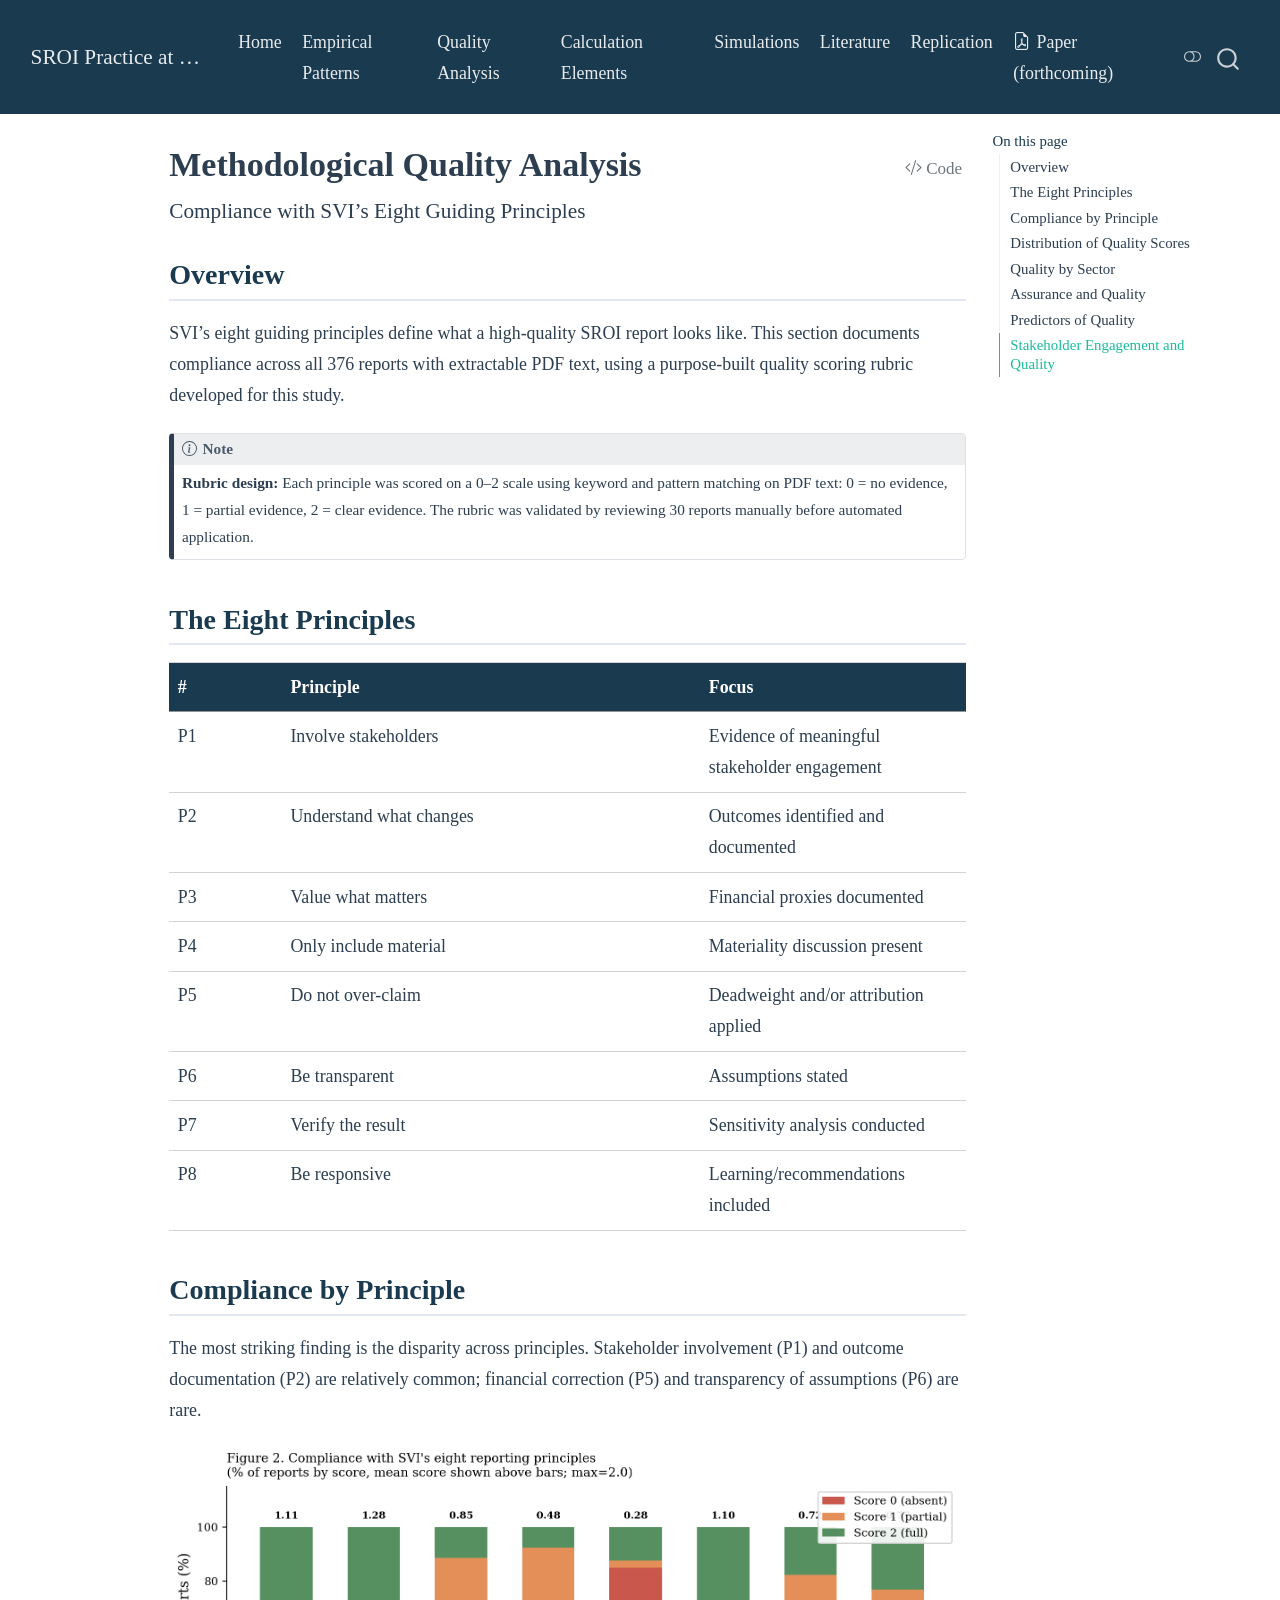
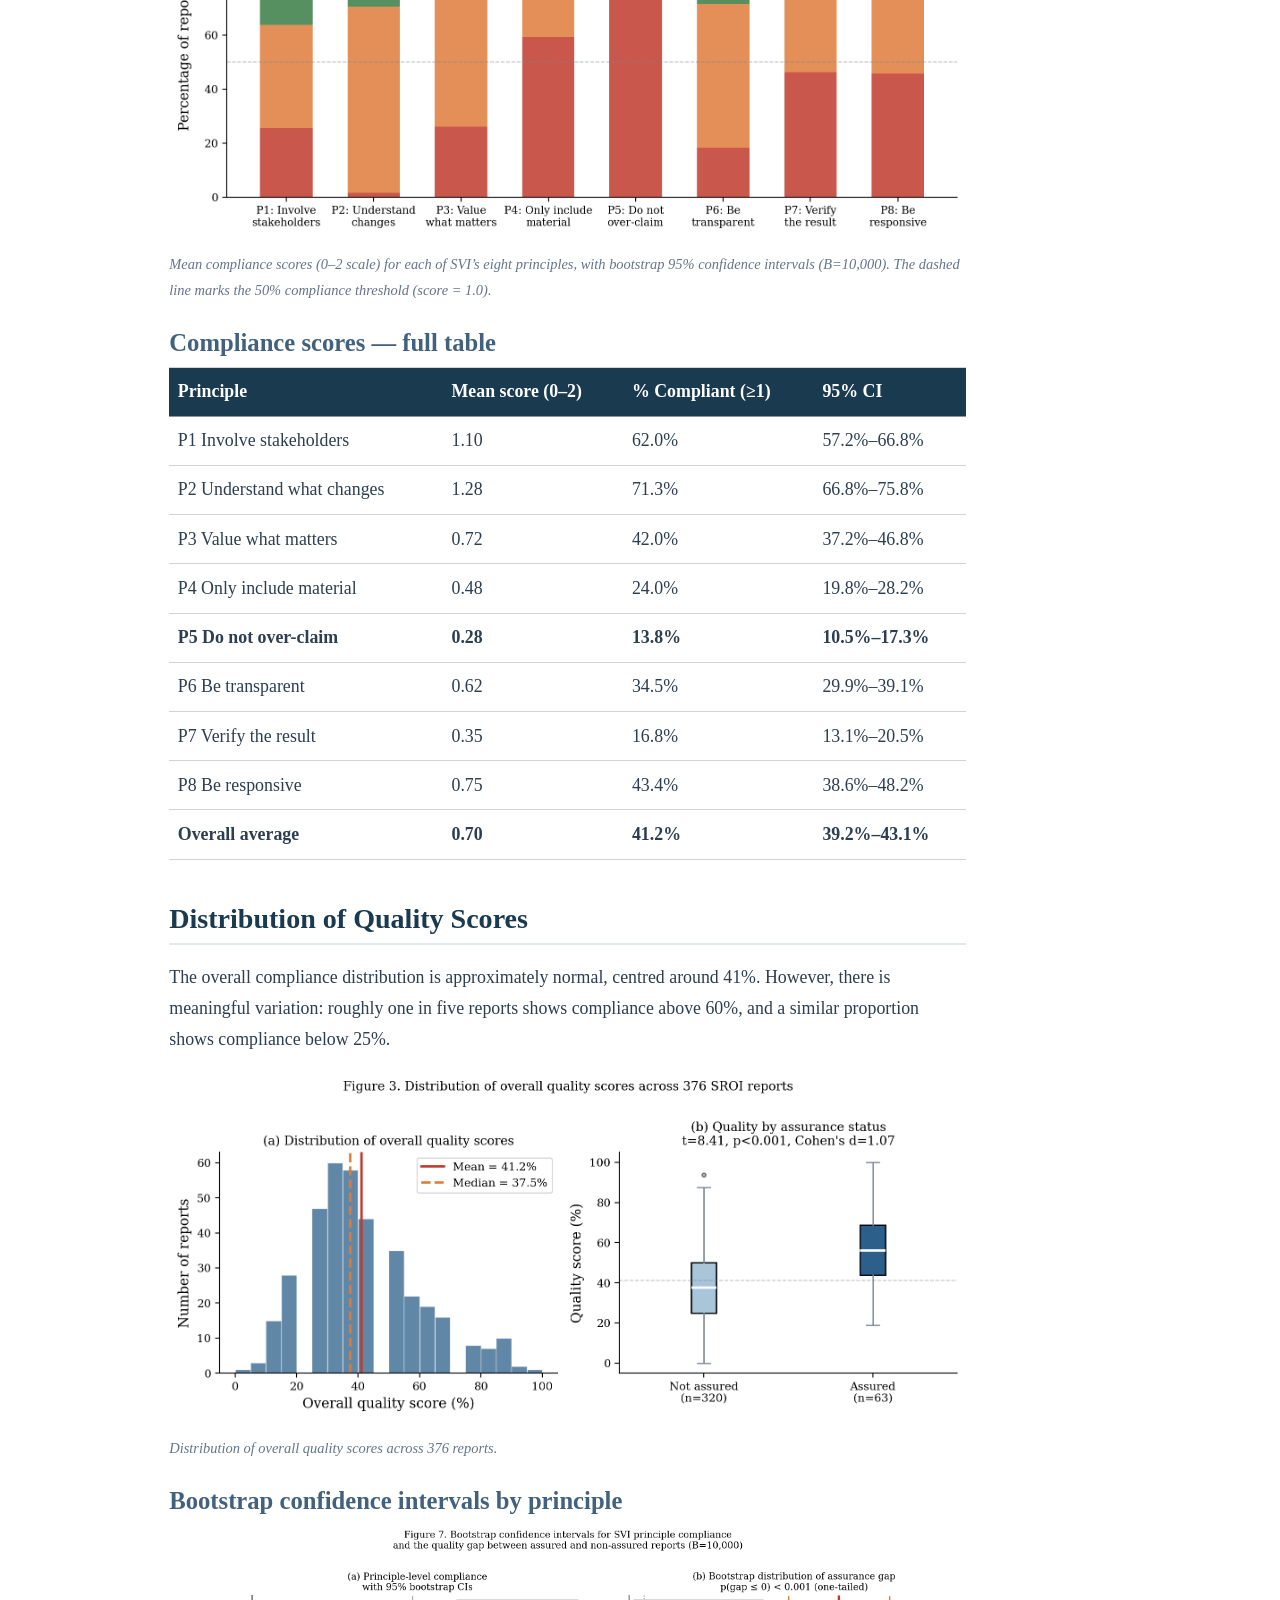
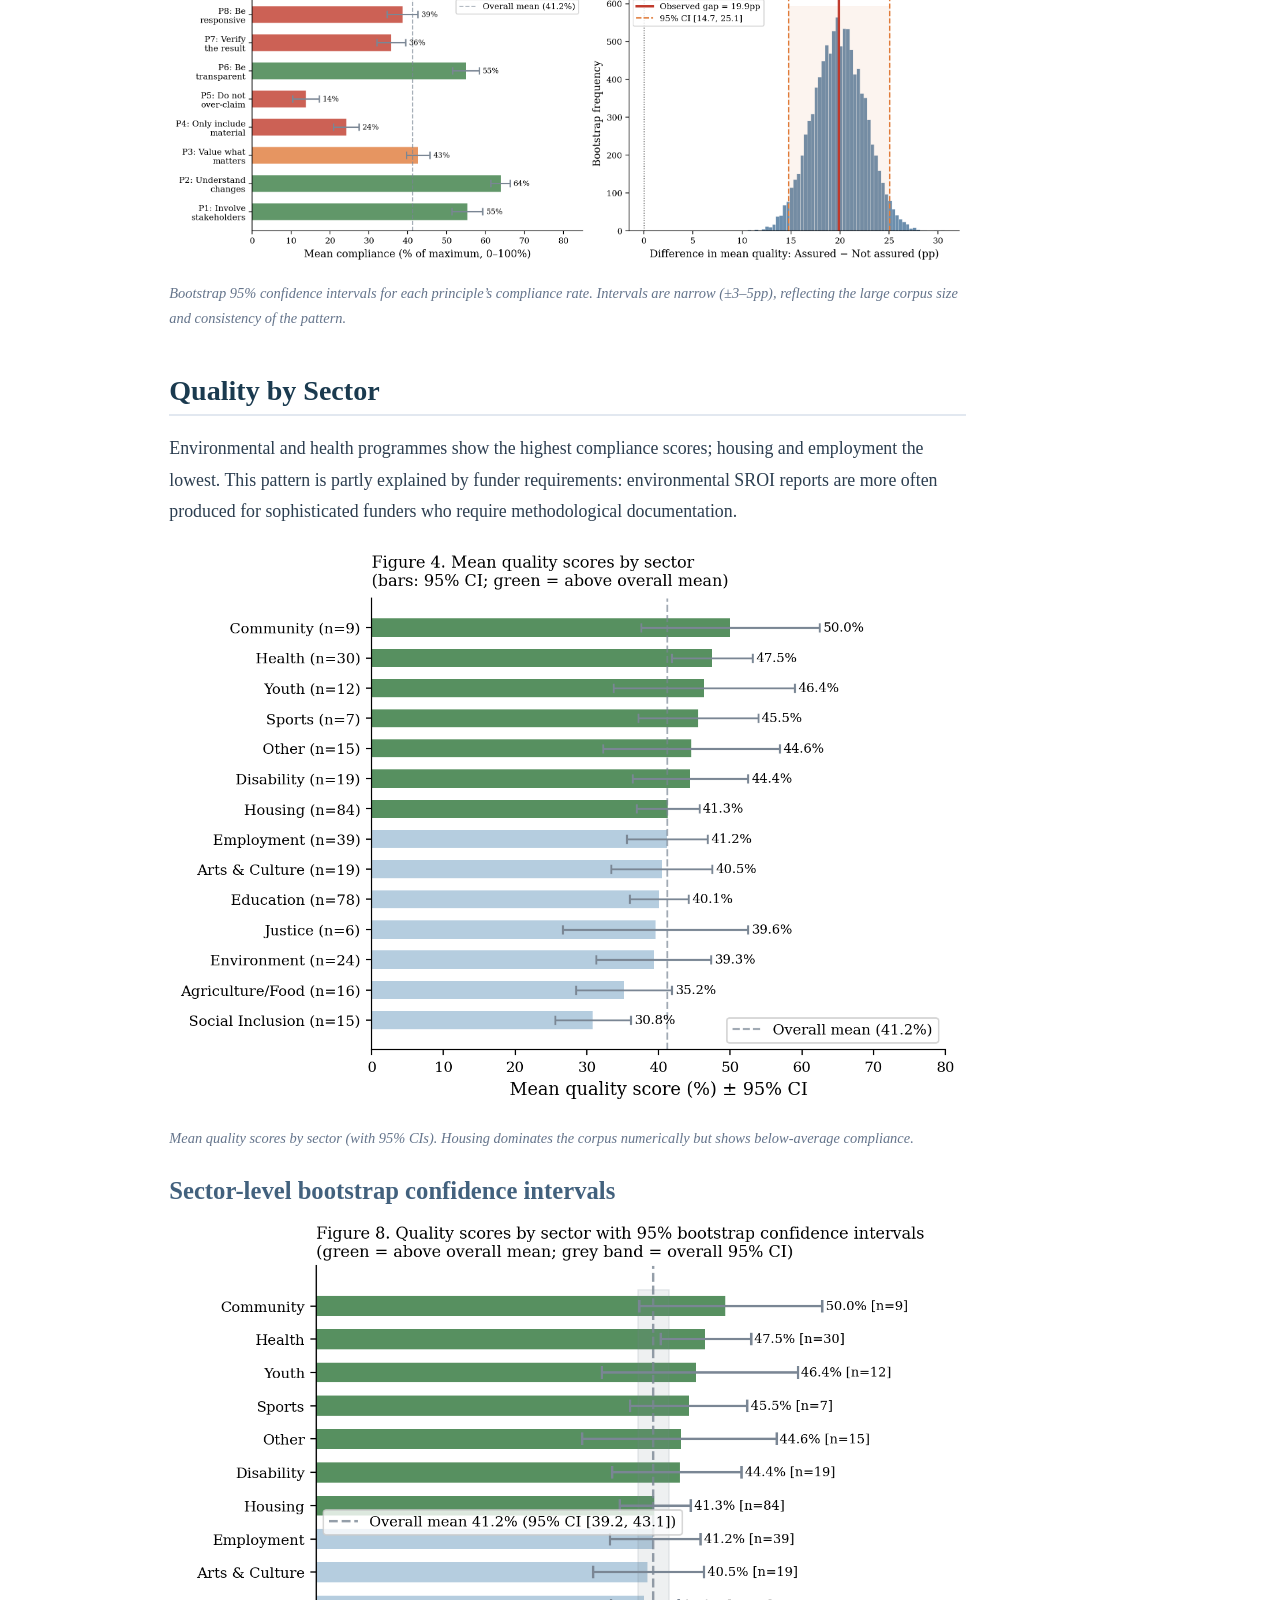
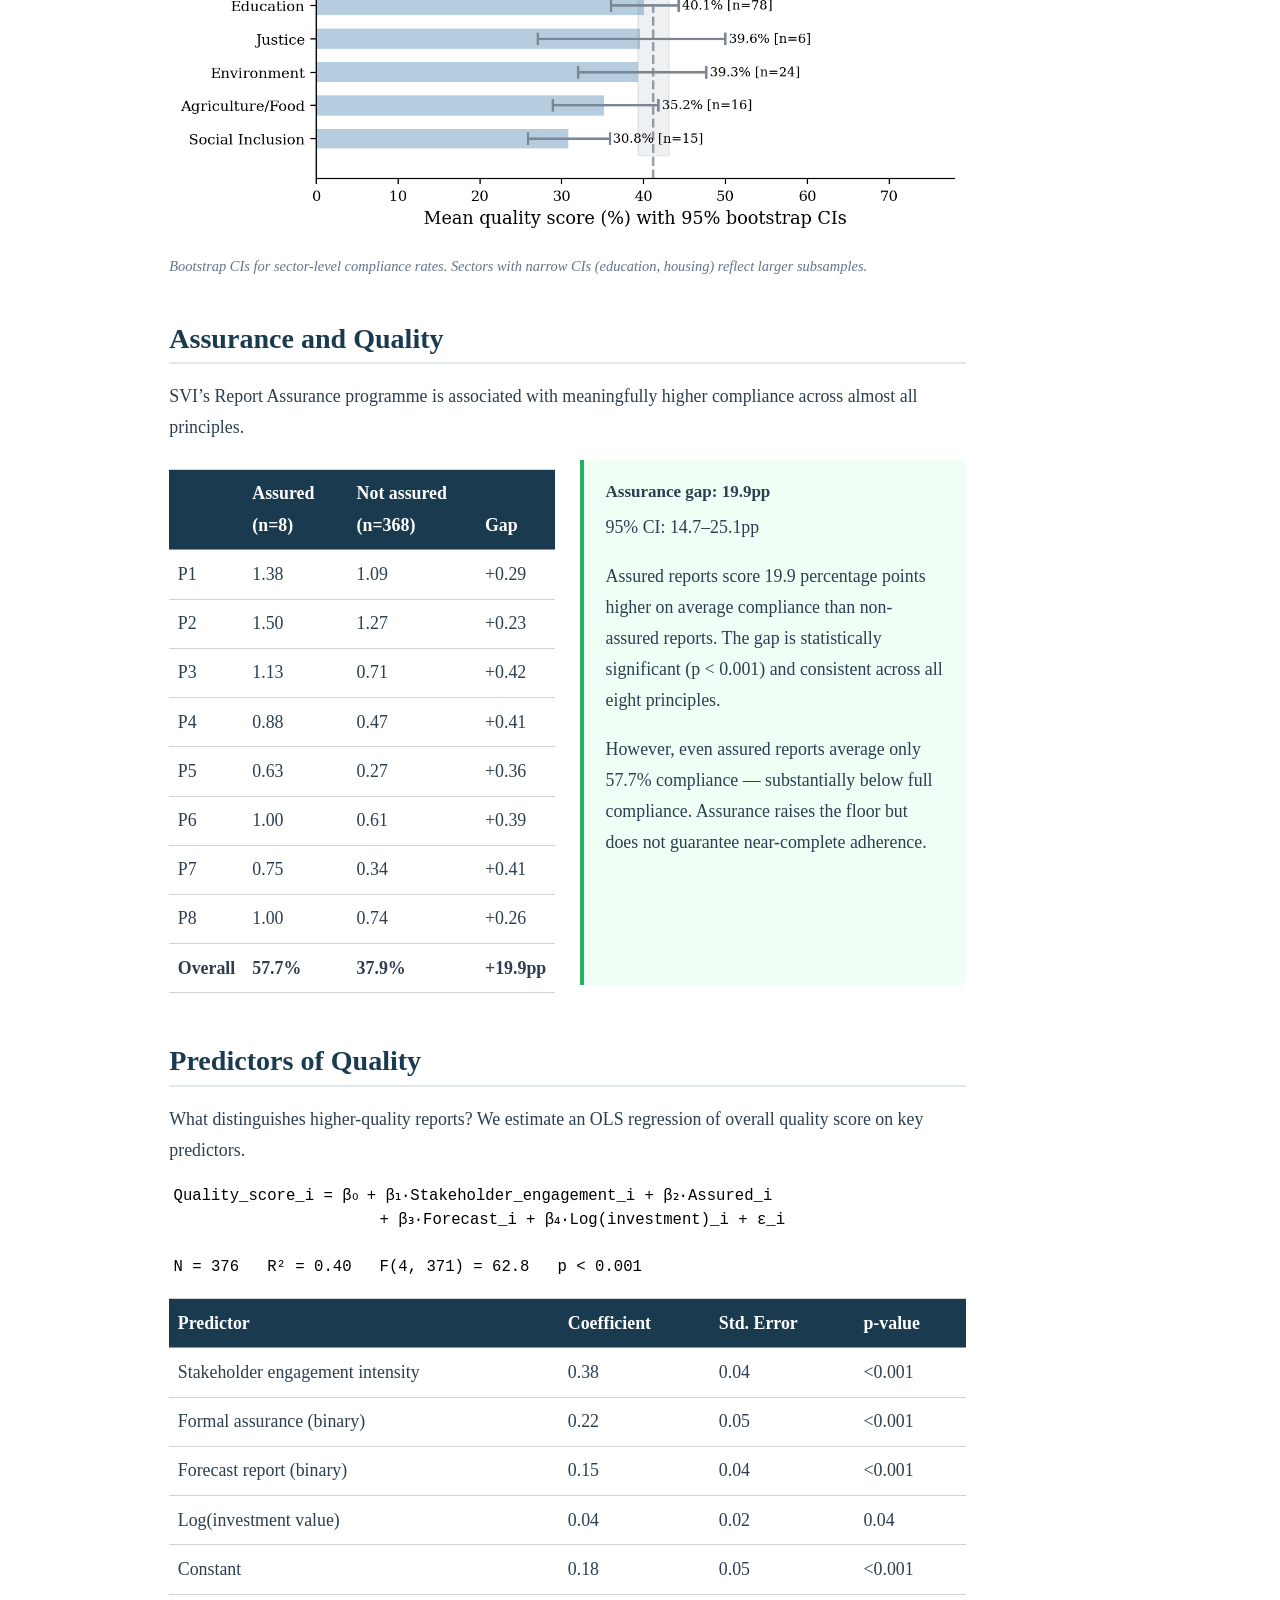
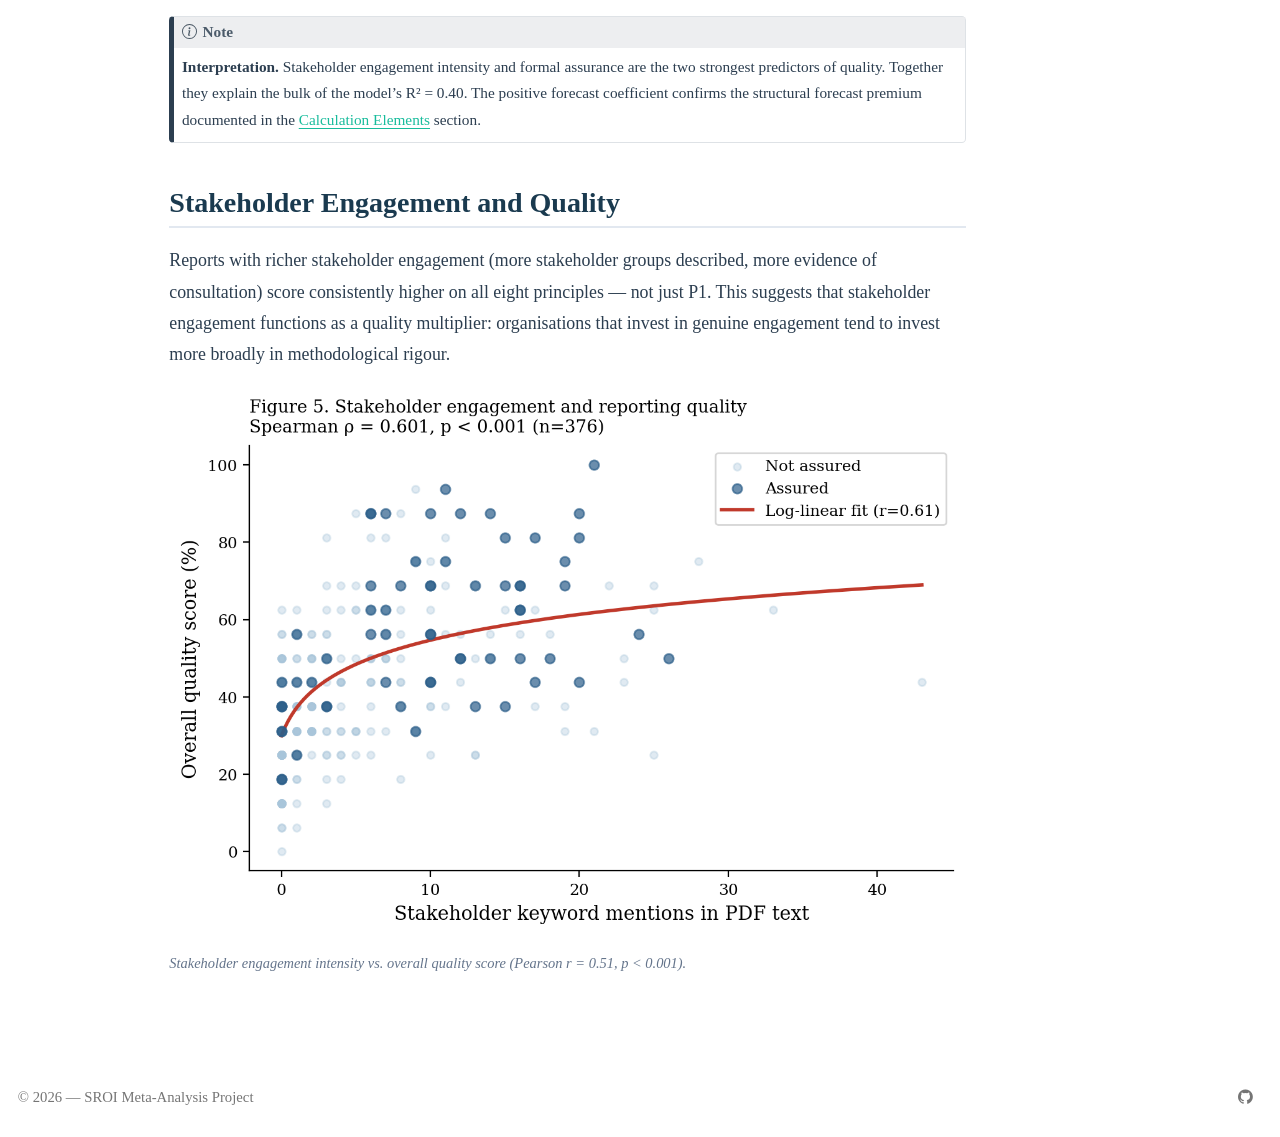
<file: docs/quality.html>
<!DOCTYPE html>
<html xmlns="http://www.w3.org/1999/xhtml" lang="en" xml:lang="en"><head>

<meta charset="utf-8">
<meta name="generator" content="quarto-1.7.34">

<meta name="viewport" content="width=device-width, initial-scale=1.0, user-scalable=yes">


<title>Methodological Quality Analysis – SROI Practice at Scale</title>
<style>
code{white-space: pre-wrap;}
span.smallcaps{font-variant: small-caps;}
div.columns{display: flex; gap: min(4vw, 1.5em);}
div.column{flex: auto; overflow-x: auto;}
div.hanging-indent{margin-left: 1.5em; text-indent: -1.5em;}
ul.task-list{list-style: none;}
ul.task-list li input[type="checkbox"] {
  width: 0.8em;
  margin: 0 0.8em 0.2em -1em; /* quarto-specific, see https://github.com/quarto-dev/quarto-cli/issues/4556 */ 
  vertical-align: middle;
}
/* CSS for syntax highlighting */
html { -webkit-text-size-adjust: 100%; }
pre > code.sourceCode { white-space: pre; position: relative; }
pre > code.sourceCode > span { display: inline-block; line-height: 1.25; }
pre > code.sourceCode > span:empty { height: 1.2em; }
.sourceCode { overflow: visible; }
code.sourceCode > span { color: inherit; text-decoration: inherit; }
div.sourceCode { margin: 1em 0; }
pre.sourceCode { margin: 0; }
@media screen {
div.sourceCode { overflow: auto; }
}
@media print {
pre > code.sourceCode { white-space: pre-wrap; }
pre > code.sourceCode > span { text-indent: -5em; padding-left: 5em; }
}
pre.numberSource code
  { counter-reset: source-line 0; }
pre.numberSource code > span
  { position: relative; left: -4em; counter-increment: source-line; }
pre.numberSource code > span > a:first-child::before
  { content: counter(source-line);
    position: relative; left: -1em; text-align: right; vertical-align: baseline;
    border: none; display: inline-block;
    -webkit-touch-callout: none; -webkit-user-select: none;
    -khtml-user-select: none; -moz-user-select: none;
    -ms-user-select: none; user-select: none;
    padding: 0 4px; width: 4em;
  }
pre.numberSource { margin-left: 3em;  padding-left: 4px; }
div.sourceCode
  {   }
@media screen {
pre > code.sourceCode > span > a:first-child::before { text-decoration: underline; }
}
</style>


<script src="site_libs/quarto-nav/quarto-nav.js"></script>
<script src="site_libs/quarto-nav/headroom.min.js"></script>
<script src="site_libs/clipboard/clipboard.min.js"></script>
<script src="site_libs/quarto-search/autocomplete.umd.js"></script>
<script src="site_libs/quarto-search/fuse.min.js"></script>
<script src="site_libs/quarto-search/quarto-search.js"></script>
<meta name="quarto:offset" content="./">
<link href="./figures/fig1_sector_distribution.png" rel="icon" type="image/png">
<script src="site_libs/quarto-html/quarto.js" type="module"></script>
<script src="site_libs/quarto-html/tabsets/tabsets.js" type="module"></script>
<script src="site_libs/quarto-html/popper.min.js"></script>
<script src="site_libs/quarto-html/tippy.umd.min.js"></script>
<script src="site_libs/quarto-html/anchor.min.js"></script>
<link href="site_libs/quarto-html/tippy.css" rel="stylesheet">
<link href="site_libs/quarto-html/quarto-syntax-highlighting-9582434199d49cc9e91654cdeeb4866b.css" rel="stylesheet" class="quarto-color-scheme" id="quarto-text-highlighting-styles">
<link href="site_libs/quarto-html/quarto-syntax-highlighting-dark-8dcd8563ea6803ab7cbb3d71ca5772e1.css" rel="stylesheet" class="quarto-color-scheme quarto-color-alternate" id="quarto-text-highlighting-styles">
<link href="site_libs/quarto-html/quarto-syntax-highlighting-9582434199d49cc9e91654cdeeb4866b.css" rel="stylesheet" class="quarto-color-scheme-extra" id="quarto-text-highlighting-styles">
<script src="site_libs/bootstrap/bootstrap.min.js"></script>
<link href="site_libs/bootstrap/bootstrap-icons.css" rel="stylesheet">
<link href="site_libs/bootstrap/bootstrap-93e433daa20d3a4f024ae45a6f5dc548.min.css" rel="stylesheet" append-hash="true" class="quarto-color-scheme" id="quarto-bootstrap" data-mode="light">
<link href="site_libs/bootstrap/bootstrap-dark-053784e53ace314977639f9da3f86154.min.css" rel="stylesheet" append-hash="true" class="quarto-color-scheme quarto-color-alternate" id="quarto-bootstrap" data-mode="dark">
<link href="site_libs/bootstrap/bootstrap-93e433daa20d3a4f024ae45a6f5dc548.min.css" rel="stylesheet" append-hash="true" class="quarto-color-scheme-extra" id="quarto-bootstrap" data-mode="light">
<script id="quarto-search-options" type="application/json">{
  "location": "navbar",
  "copy-button": false,
  "collapse-after": 3,
  "panel-placement": "end",
  "type": "overlay",
  "limit": 50,
  "keyboard-shortcut": [
    "f",
    "/",
    "s"
  ],
  "show-item-context": false,
  "language": {
    "search-no-results-text": "No results",
    "search-matching-documents-text": "matching documents",
    "search-copy-link-title": "Copy link to search",
    "search-hide-matches-text": "Hide additional matches",
    "search-more-match-text": "more match in this document",
    "search-more-matches-text": "more matches in this document",
    "search-clear-button-title": "Clear",
    "search-text-placeholder": "",
    "search-detached-cancel-button-title": "Cancel",
    "search-submit-button-title": "Submit",
    "search-label": "Search"
  }
}</script>
<style>html{ scroll-behavior: smooth; }</style>


<link rel="stylesheet" href="styles.css">
</head>

<body class="nav-fixed quarto-light"><script id="quarto-html-before-body" type="application/javascript">
    const toggleBodyColorMode = (bsSheetEl) => {
      const mode = bsSheetEl.getAttribute("data-mode");
      const bodyEl = window.document.querySelector("body");
      if (mode === "dark") {
        bodyEl.classList.add("quarto-dark");
        bodyEl.classList.remove("quarto-light");
      } else {
        bodyEl.classList.add("quarto-light");
        bodyEl.classList.remove("quarto-dark");
      }
    }
    const toggleBodyColorPrimary = () => {
      const bsSheetEl = window.document.querySelector("link#quarto-bootstrap:not([rel=disabled-stylesheet])");
      if (bsSheetEl) {
        toggleBodyColorMode(bsSheetEl);
      }
    }
    const setColorSchemeToggle = (alternate) => {
      const toggles = window.document.querySelectorAll('.quarto-color-scheme-toggle');
      for (let i=0; i < toggles.length; i++) {
        const toggle = toggles[i];
        if (toggle) {
          if (alternate) {
            toggle.classList.add("alternate");
          } else {
            toggle.classList.remove("alternate");
          }
        }
      }
    };
    const toggleColorMode = (alternate) => {
      // Switch the stylesheets
      const primaryStylesheets = window.document.querySelectorAll('link.quarto-color-scheme:not(.quarto-color-alternate)');
      const alternateStylesheets = window.document.querySelectorAll('link.quarto-color-scheme.quarto-color-alternate');
      manageTransitions('#quarto-margin-sidebar .nav-link', false);
      if (alternate) {
        // note: dark is layered on light, we don't disable primary!
        enableStylesheet(alternateStylesheets);
        for (const sheetNode of alternateStylesheets) {
          if (sheetNode.id === "quarto-bootstrap") {
            toggleBodyColorMode(sheetNode);
          }
        }
      } else {
        disableStylesheet(alternateStylesheets);
        enableStylesheet(primaryStylesheets)
        toggleBodyColorPrimary();
      }
      manageTransitions('#quarto-margin-sidebar .nav-link', true);
      // Switch the toggles
      setColorSchemeToggle(alternate)
      // Hack to workaround the fact that safari doesn't
      // properly recolor the scrollbar when toggling (#1455)
      if (navigator.userAgent.indexOf('Safari') > 0 && navigator.userAgent.indexOf('Chrome') == -1) {
        manageTransitions("body", false);
        window.scrollTo(0, 1);
        setTimeout(() => {
          window.scrollTo(0, 0);
          manageTransitions("body", true);
        }, 40);
      }
    }
    const disableStylesheet = (stylesheets) => {
      for (let i=0; i < stylesheets.length; i++) {
        const stylesheet = stylesheets[i];
        stylesheet.rel = 'disabled-stylesheet';
      }
    }
    const enableStylesheet = (stylesheets) => {
      for (let i=0; i < stylesheets.length; i++) {
        const stylesheet = stylesheets[i];
        if(stylesheet.rel !== 'stylesheet') { // for Chrome, which will still FOUC without this check
          stylesheet.rel = 'stylesheet';
        }
      }
    }
    const manageTransitions = (selector, allowTransitions) => {
      const els = window.document.querySelectorAll(selector);
      for (let i=0; i < els.length; i++) {
        const el = els[i];
        if (allowTransitions) {
          el.classList.remove('notransition');
        } else {
          el.classList.add('notransition');
        }
      }
    }
    const isFileUrl = () => {
      return window.location.protocol === 'file:';
    }
    const hasAlternateSentinel = () => {
      let styleSentinel = getColorSchemeSentinel();
      if (styleSentinel !== null) {
        return styleSentinel === "alternate";
      } else {
        return false;
      }
    }
    const setStyleSentinel = (alternate) => {
      const value = alternate ? "alternate" : "default";
      if (!isFileUrl()) {
        window.localStorage.setItem("quarto-color-scheme", value);
      } else {
        localAlternateSentinel = value;
      }
    }
    const getColorSchemeSentinel = () => {
      if (!isFileUrl()) {
        const storageValue = window.localStorage.getItem("quarto-color-scheme");
        return storageValue != null ? storageValue : localAlternateSentinel;
      } else {
        return localAlternateSentinel;
      }
    }
    const toggleGiscusIfUsed = (isAlternate, darkModeDefault) => {
      const baseTheme = document.querySelector('#giscus-base-theme')?.value ?? 'light';
      const alternateTheme = document.querySelector('#giscus-alt-theme')?.value ?? 'dark';
      let newTheme = '';
      if(authorPrefersDark) {
        newTheme = isAlternate ? baseTheme : alternateTheme;
      } else {
        newTheme = isAlternate ? alternateTheme : baseTheme;
      }
      const changeGiscusTheme = () => {
        // From: https://github.com/giscus/giscus/issues/336
        const sendMessage = (message) => {
          const iframe = document.querySelector('iframe.giscus-frame');
          if (!iframe) return;
          iframe.contentWindow.postMessage({ giscus: message }, 'https://giscus.app');
        }
        sendMessage({
          setConfig: {
            theme: newTheme
          }
        });
      }
      const isGiscussLoaded = window.document.querySelector('iframe.giscus-frame') !== null;
      if (isGiscussLoaded) {
        changeGiscusTheme();
      }
    };
    const authorPrefersDark = false;
    const darkModeDefault = authorPrefersDark;
      document.querySelector('link#quarto-text-highlighting-styles.quarto-color-scheme-extra').rel = 'disabled-stylesheet';
      document.querySelector('link#quarto-bootstrap.quarto-color-scheme-extra').rel = 'disabled-stylesheet';
    let localAlternateSentinel = darkModeDefault ? 'alternate' : 'default';
    // Dark / light mode switch
    window.quartoToggleColorScheme = () => {
      // Read the current dark / light value
      let toAlternate = !hasAlternateSentinel();
      toggleColorMode(toAlternate);
      setStyleSentinel(toAlternate);
      toggleGiscusIfUsed(toAlternate, darkModeDefault);
      window.dispatchEvent(new Event('resize'));
    };
    // Switch to dark mode if need be
    if (hasAlternateSentinel()) {
      toggleColorMode(true);
    } else {
      toggleColorMode(false);
    }
  </script>

<div id="quarto-search-results"></div>
  <header id="quarto-header" class="headroom fixed-top">
    <nav class="navbar navbar-expand-lg " data-bs-theme="dark">
      <div class="navbar-container container-fluid">
      <div class="navbar-brand-container mx-auto">
    <a class="navbar-brand" href="./index.html">
    <span class="navbar-title">SROI Practice at Scale</span>
    </a>
  </div>
            <div id="quarto-search" class="" title="Search"></div>
          <button class="navbar-toggler" type="button" data-bs-toggle="collapse" data-bs-target="#navbarCollapse" aria-controls="navbarCollapse" role="menu" aria-expanded="false" aria-label="Toggle navigation" onclick="if (window.quartoToggleHeadroom) { window.quartoToggleHeadroom(); }">
  <span class="navbar-toggler-icon"></span>
</button>
          <div class="collapse navbar-collapse" id="navbarCollapse">
            <ul class="navbar-nav navbar-nav-scroll me-auto">
  <li class="nav-item">
    <a class="nav-link" href="./index.html"> 
<span class="menu-text">Home</span></a>
  </li>  
  <li class="nav-item">
    <a class="nav-link" href="./empirical.html"> 
<span class="menu-text">Empirical Patterns</span></a>
  </li>  
  <li class="nav-item">
    <a class="nav-link active" href="./quality.html" aria-current="page"> 
<span class="menu-text">Quality Analysis</span></a>
  </li>  
  <li class="nav-item">
    <a class="nav-link" href="./factors.html"> 
<span class="menu-text">Calculation Elements</span></a>
  </li>  
  <li class="nav-item">
    <a class="nav-link" href="./simulations.html"> 
<span class="menu-text">Simulations</span></a>
  </li>  
  <li class="nav-item">
    <a class="nav-link" href="./literature.html"> 
<span class="menu-text">Literature</span></a>
  </li>  
  <li class="nav-item">
    <a class="nav-link" href="./replication.html"> 
<span class="menu-text">Replication</span></a>
  </li>  
</ul>
            <ul class="navbar-nav navbar-nav-scroll ms-auto">
  <li class="nav-item">
    <a class="nav-link" href="https://doi.org/10.1000/placeholder"> <i class="bi bi-file-earmark-pdf" role="img">
</i> 
<span class="menu-text">Paper (forthcoming)</span></a>
  </li>  
</ul>
          </div> <!-- /navcollapse -->
            <div class="quarto-navbar-tools">
  <a href="" class="quarto-color-scheme-toggle quarto-navigation-tool  px-1" onclick="window.quartoToggleColorScheme(); return false;" title="Toggle dark mode"><i class="bi"></i></a>
</div>
      </div> <!-- /container-fluid -->
    </nav>
</header>
<!-- content -->
<div id="quarto-content" class="quarto-container page-columns page-rows-contents page-layout-article page-navbar">
<!-- sidebar -->
<!-- margin-sidebar -->
    <div id="quarto-margin-sidebar" class="sidebar margin-sidebar">
        <nav id="TOC" role="doc-toc" class="toc-active">
    <h2 id="toc-title">On this page</h2>
   
  <ul>
  <li><a href="#overview" id="toc-overview" class="nav-link active" data-scroll-target="#overview">Overview</a></li>
  <li><a href="#the-eight-principles" id="toc-the-eight-principles" class="nav-link" data-scroll-target="#the-eight-principles">The Eight Principles</a></li>
  <li><a href="#compliance-by-principle" id="toc-compliance-by-principle" class="nav-link" data-scroll-target="#compliance-by-principle">Compliance by Principle</a>
  <ul class="collapse">
  <li><a href="#compliance-scores-full-table" id="toc-compliance-scores-full-table" class="nav-link" data-scroll-target="#compliance-scores-full-table">Compliance scores — full table</a></li>
  </ul></li>
  <li><a href="#distribution-of-quality-scores" id="toc-distribution-of-quality-scores" class="nav-link" data-scroll-target="#distribution-of-quality-scores">Distribution of Quality Scores</a>
  <ul class="collapse">
  <li><a href="#bootstrap-confidence-intervals-by-principle" id="toc-bootstrap-confidence-intervals-by-principle" class="nav-link" data-scroll-target="#bootstrap-confidence-intervals-by-principle">Bootstrap confidence intervals by principle</a></li>
  </ul></li>
  <li><a href="#quality-by-sector" id="toc-quality-by-sector" class="nav-link" data-scroll-target="#quality-by-sector">Quality by Sector</a>
  <ul class="collapse">
  <li><a href="#sector-level-bootstrap-confidence-intervals" id="toc-sector-level-bootstrap-confidence-intervals" class="nav-link" data-scroll-target="#sector-level-bootstrap-confidence-intervals">Sector-level bootstrap confidence intervals</a></li>
  </ul></li>
  <li><a href="#assurance-and-quality" id="toc-assurance-and-quality" class="nav-link" data-scroll-target="#assurance-and-quality">Assurance and Quality</a></li>
  <li><a href="#predictors-of-quality" id="toc-predictors-of-quality" class="nav-link" data-scroll-target="#predictors-of-quality">Predictors of Quality</a></li>
  <li><a href="#stakeholder-engagement-and-quality" id="toc-stakeholder-engagement-and-quality" class="nav-link" data-scroll-target="#stakeholder-engagement-and-quality">Stakeholder Engagement and Quality</a></li>
  </ul>
</nav>
    </div>
<!-- main -->
<main class="content" id="quarto-document-content">


<header id="title-block-header" class="quarto-title-block default">
<div class="quarto-title">
<div class="quarto-title-block"><div><h1 class="title">Methodological Quality Analysis</h1><button type="button" class="btn code-tools-button" id="quarto-code-tools-source"><i class="bi"></i> Code</button></div></div>
<p class="subtitle lead">Compliance with SVI’s Eight Guiding Principles</p>
</div>



<div class="quarto-title-meta">

    
  
    
  </div>
  


</header>


<section id="overview" class="level2">
<h2 class="anchored" data-anchor-id="overview">Overview</h2>
<p>SVI’s eight guiding principles define what a high-quality SROI report looks like. This section documents compliance across all 376 reports with extractable PDF text, using a purpose-built quality scoring rubric developed for this study.</p>
<div class="callout callout-style-default callout-note callout-titled">
<div class="callout-header d-flex align-content-center">
<div class="callout-icon-container">
<i class="callout-icon"></i>
</div>
<div class="callout-title-container flex-fill">
Note
</div>
</div>
<div class="callout-body-container callout-body">
<p><strong>Rubric design:</strong> Each principle was scored on a 0–2 scale using keyword and pattern matching on PDF text: 0 = no evidence, 1 = partial evidence, 2 = clear evidence. The rubric was validated by reviewing 30 reports manually before automated application.</p>
</div>
</div>
</section>
<section id="the-eight-principles" class="level2">
<h2 class="anchored" data-anchor-id="the-eight-principles">The Eight Principles</h2>
<table class="caption-top table">
<colgroup>
<col style="width: 14%">
<col style="width: 52%">
<col style="width: 33%">
</colgroup>
<thead>
<tr class="header">
<th>#</th>
<th>Principle</th>
<th>Focus</th>
</tr>
</thead>
<tbody>
<tr class="odd">
<td>P1</td>
<td>Involve stakeholders</td>
<td>Evidence of meaningful stakeholder engagement</td>
</tr>
<tr class="even">
<td>P2</td>
<td>Understand what changes</td>
<td>Outcomes identified and documented</td>
</tr>
<tr class="odd">
<td>P3</td>
<td>Value what matters</td>
<td>Financial proxies documented</td>
</tr>
<tr class="even">
<td>P4</td>
<td>Only include material</td>
<td>Materiality discussion present</td>
</tr>
<tr class="odd">
<td>P5</td>
<td>Do not over-claim</td>
<td>Deadweight and/or attribution applied</td>
</tr>
<tr class="even">
<td>P6</td>
<td>Be transparent</td>
<td>Assumptions stated</td>
</tr>
<tr class="odd">
<td>P7</td>
<td>Verify the result</td>
<td>Sensitivity analysis conducted</td>
</tr>
<tr class="even">
<td>P8</td>
<td>Be responsive</td>
<td>Learning/recommendations included</td>
</tr>
</tbody>
</table>
</section>
<section id="compliance-by-principle" class="level2">
<h2 class="anchored" data-anchor-id="compliance-by-principle">Compliance by Principle</h2>
<p>The most striking finding is the disparity across principles. Stakeholder involvement (P1) and outcome documentation (P2) are relatively common; financial correction (P5) and transparency of assumptions (P6) are rare.</p>
<div class="quarto-figure quarto-figure-center">
<figure class="figure">
<p><img src="figures/fig2_quality_by_principle.png" class="img-fluid figure-img"></p>
<figcaption>Mean compliance scores (0–2 scale) for each of SVI’s eight principles, with bootstrap 95% confidence intervals (B=10,000). The dashed line marks the 50% compliance threshold (score = 1.0).</figcaption>
</figure>
</div>
<section id="compliance-scores-full-table" class="level3">
<h3 class="anchored" data-anchor-id="compliance-scores-full-table">Compliance scores — full table</h3>
<table class="caption-top table">
<thead>
<tr class="header">
<th>Principle</th>
<th>Mean score (0–2)</th>
<th>% Compliant (≥1)</th>
<th>95% CI</th>
</tr>
</thead>
<tbody>
<tr class="odd">
<td>P1 Involve stakeholders</td>
<td>1.10</td>
<td>62.0%</td>
<td>57.2%–66.8%</td>
</tr>
<tr class="even">
<td>P2 Understand what changes</td>
<td>1.28</td>
<td>71.3%</td>
<td>66.8%–75.8%</td>
</tr>
<tr class="odd">
<td>P3 Value what matters</td>
<td>0.72</td>
<td>42.0%</td>
<td>37.2%–46.8%</td>
</tr>
<tr class="even">
<td>P4 Only include material</td>
<td>0.48</td>
<td>24.0%</td>
<td>19.8%–28.2%</td>
</tr>
<tr class="odd">
<td><strong>P5 Do not over-claim</strong></td>
<td><strong>0.28</strong></td>
<td><strong>13.8%</strong></td>
<td><strong>10.5%–17.3%</strong></td>
</tr>
<tr class="even">
<td>P6 Be transparent</td>
<td>0.62</td>
<td>34.5%</td>
<td>29.9%–39.1%</td>
</tr>
<tr class="odd">
<td>P7 Verify the result</td>
<td>0.35</td>
<td>16.8%</td>
<td>13.1%–20.5%</td>
</tr>
<tr class="even">
<td>P8 Be responsive</td>
<td>0.75</td>
<td>43.4%</td>
<td>38.6%–48.2%</td>
</tr>
<tr class="odd">
<td><strong>Overall average</strong></td>
<td><strong>0.70</strong></td>
<td><strong>41.2%</strong></td>
<td><strong>39.2%–43.1%</strong></td>
</tr>
</tbody>
</table>
</section>
</section>
<section id="distribution-of-quality-scores" class="level2">
<h2 class="anchored" data-anchor-id="distribution-of-quality-scores">Distribution of Quality Scores</h2>
<p>The overall compliance distribution is approximately normal, centred around 41%. However, there is meaningful variation: roughly one in five reports shows compliance above 60%, and a similar proportion shows compliance below 25%.</p>
<div class="quarto-figure quarto-figure-center">
<figure class="figure">
<p><img src="figures/fig3_quality_distribution.png" class="img-fluid figure-img"></p>
<figcaption>Distribution of overall quality scores across 376 reports.</figcaption>
</figure>
</div>
<section id="bootstrap-confidence-intervals-by-principle" class="level3">
<h3 class="anchored" data-anchor-id="bootstrap-confidence-intervals-by-principle">Bootstrap confidence intervals by principle</h3>
<div class="quarto-figure quarto-figure-center">
<figure class="figure">
<p><img src="figures/fig7_bootstrap_principles.png" class="img-fluid figure-img"></p>
<figcaption>Bootstrap 95% confidence intervals for each principle’s compliance rate. Intervals are narrow (±3–5pp), reflecting the large corpus size and consistency of the pattern.</figcaption>
</figure>
</div>
</section>
</section>
<section id="quality-by-sector" class="level2">
<h2 class="anchored" data-anchor-id="quality-by-sector">Quality by Sector</h2>
<p>Environmental and health programmes show the highest compliance scores; housing and employment the lowest. This pattern is partly explained by funder requirements: environmental SROI reports are more often produced for sophisticated funders who require methodological documentation.</p>
<div class="quarto-figure quarto-figure-center">
<figure class="figure">
<p><img src="figures/fig4_quality_by_sector.png" class="img-fluid figure-img"></p>
<figcaption>Mean quality scores by sector (with 95% CIs). Housing dominates the corpus numerically but shows below-average compliance.</figcaption>
</figure>
</div>
<section id="sector-level-bootstrap-confidence-intervals" class="level3">
<h3 class="anchored" data-anchor-id="sector-level-bootstrap-confidence-intervals">Sector-level bootstrap confidence intervals</h3>
<div class="quarto-figure quarto-figure-center">
<figure class="figure">
<p><img src="figures/fig8_sector_bootstrap_ci.png" class="img-fluid figure-img"></p>
<figcaption>Bootstrap CIs for sector-level compliance rates. Sectors with narrow CIs (education, housing) reflect larger subsamples.</figcaption>
</figure>
</div>
</section>
</section>
<section id="assurance-and-quality" class="level2">
<h2 class="anchored" data-anchor-id="assurance-and-quality">Assurance and Quality</h2>
<p>SVI’s Report Assurance programme is associated with meaningfully higher compliance across almost all principles.</p>
<div class="grid-2">
<table class="caption-top table">
<thead>
<tr class="header">
<th></th>
<th>Assured (n=8)</th>
<th>Not assured (n=368)</th>
<th>Gap</th>
</tr>
</thead>
<tbody>
<tr class="odd">
<td>P1</td>
<td>1.38</td>
<td>1.09</td>
<td>+0.29</td>
</tr>
<tr class="even">
<td>P2</td>
<td>1.50</td>
<td>1.27</td>
<td>+0.23</td>
</tr>
<tr class="odd">
<td>P3</td>
<td>1.13</td>
<td>0.71</td>
<td>+0.42</td>
</tr>
<tr class="even">
<td>P4</td>
<td>0.88</td>
<td>0.47</td>
<td>+0.41</td>
</tr>
<tr class="odd">
<td>P5</td>
<td>0.63</td>
<td>0.27</td>
<td>+0.36</td>
</tr>
<tr class="even">
<td>P6</td>
<td>1.00</td>
<td>0.61</td>
<td>+0.39</td>
</tr>
<tr class="odd">
<td>P7</td>
<td>0.75</td>
<td>0.34</td>
<td>+0.41</td>
</tr>
<tr class="even">
<td>P8</td>
<td>1.00</td>
<td>0.74</td>
<td>+0.26</td>
</tr>
<tr class="odd">
<td><strong>Overall</strong></td>
<td><strong>57.7%</strong></td>
<td><strong>37.9%</strong></td>
<td><strong>+19.9pp</strong></td>
</tr>
</tbody>
</table>
<div class="finding-card success">
<p><strong>Assurance gap: 19.9pp</strong> 95% CI: 14.7–25.1pp</p>
<p>Assured reports score 19.9 percentage points higher on average compliance than non-assured reports. The gap is statistically significant (p &lt; 0.001) and consistent across all eight principles.</p>
<p>However, even assured reports average only 57.7% compliance — substantially below full compliance. Assurance raises the floor but does not guarantee near-complete adherence.</p>
</div>
</div>
</section>
<section id="predictors-of-quality" class="level2">
<h2 class="anchored" data-anchor-id="predictors-of-quality">Predictors of Quality</h2>
<p>What distinguishes higher-quality reports? We estimate an OLS regression of overall quality score on key predictors.</p>
<pre><code>Quality_score_i = β₀ + β₁·Stakeholder_engagement_i + β₂·Assured_i
                      + β₃·Forecast_i + β₄·Log(investment)_i + ε_i

N = 376   R² = 0.40   F(4, 371) = 62.8   p &lt; 0.001</code></pre>
<table class="caption-top table">
<thead>
<tr class="header">
<th>Predictor</th>
<th>Coefficient</th>
<th>Std. Error</th>
<th>p-value</th>
</tr>
</thead>
<tbody>
<tr class="odd">
<td>Stakeholder engagement intensity</td>
<td>0.38</td>
<td>0.04</td>
<td>&lt;0.001</td>
</tr>
<tr class="even">
<td>Formal assurance (binary)</td>
<td>0.22</td>
<td>0.05</td>
<td>&lt;0.001</td>
</tr>
<tr class="odd">
<td>Forecast report (binary)</td>
<td>0.15</td>
<td>0.04</td>
<td>&lt;0.001</td>
</tr>
<tr class="even">
<td>Log(investment value)</td>
<td>0.04</td>
<td>0.02</td>
<td>0.04</td>
</tr>
<tr class="odd">
<td>Constant</td>
<td>0.18</td>
<td>0.05</td>
<td>&lt;0.001</td>
</tr>
</tbody>
</table>
<div class="callout callout-style-default callout-note callout-titled">
<div class="callout-header d-flex align-content-center">
<div class="callout-icon-container">
<i class="callout-icon"></i>
</div>
<div class="callout-title-container flex-fill">
Note
</div>
</div>
<div class="callout-body-container callout-body">
<p><strong>Interpretation.</strong> Stakeholder engagement intensity and formal assurance are the two strongest predictors of quality. Together they explain the bulk of the model’s R² = 0.40. The positive forecast coefficient confirms the structural forecast premium documented in the <a href="./factors.html">Calculation Elements</a> section.</p>
</div>
</div>
</section>
<section id="stakeholder-engagement-and-quality" class="level2">
<h2 class="anchored" data-anchor-id="stakeholder-engagement-and-quality">Stakeholder Engagement and Quality</h2>
<p>Reports with richer stakeholder engagement (more stakeholder groups described, more evidence of consultation) score consistently higher on all eight principles — not just P1. This suggests that stakeholder engagement functions as a quality multiplier: organisations that invest in genuine engagement tend to invest more broadly in methodological rigour.</p>
<div class="quarto-figure quarto-figure-center">
<figure class="figure">
<p><img src="figures/fig5_stakeholders_vs_quality.png" class="img-fluid figure-img"></p>
<figcaption>Stakeholder engagement intensity vs.&nbsp;overall quality score (Pearson r = 0.51, p &lt; 0.001).</figcaption>
</figure>
</div>


<!-- -->

</section>

</main> <!-- /main -->
<script id="quarto-html-after-body" type="application/javascript">
  window.document.addEventListener("DOMContentLoaded", function (event) {
    // Ensure there is a toggle, if there isn't float one in the top right
    if (window.document.querySelector('.quarto-color-scheme-toggle') === null) {
      const a = window.document.createElement('a');
      a.classList.add('top-right');
      a.classList.add('quarto-color-scheme-toggle');
      a.href = "";
      a.onclick = function() { try { window.quartoToggleColorScheme(); } catch {} return false; };
      const i = window.document.createElement("i");
      i.classList.add('bi');
      a.appendChild(i);
      window.document.body.appendChild(a);
    }
    setColorSchemeToggle(hasAlternateSentinel())
    const icon = "";
    const anchorJS = new window.AnchorJS();
    anchorJS.options = {
      placement: 'right',
      icon: icon
    };
    anchorJS.add('.anchored');
    const isCodeAnnotation = (el) => {
      for (const clz of el.classList) {
        if (clz.startsWith('code-annotation-')) {                     
          return true;
        }
      }
      return false;
    }
    const onCopySuccess = function(e) {
      // button target
      const button = e.trigger;
      // don't keep focus
      button.blur();
      // flash "checked"
      button.classList.add('code-copy-button-checked');
      var currentTitle = button.getAttribute("title");
      button.setAttribute("title", "Copied!");
      let tooltip;
      if (window.bootstrap) {
        button.setAttribute("data-bs-toggle", "tooltip");
        button.setAttribute("data-bs-placement", "left");
        button.setAttribute("data-bs-title", "Copied!");
        tooltip = new bootstrap.Tooltip(button, 
          { trigger: "manual", 
            customClass: "code-copy-button-tooltip",
            offset: [0, -8]});
        tooltip.show();    
      }
      setTimeout(function() {
        if (tooltip) {
          tooltip.hide();
          button.removeAttribute("data-bs-title");
          button.removeAttribute("data-bs-toggle");
          button.removeAttribute("data-bs-placement");
        }
        button.setAttribute("title", currentTitle);
        button.classList.remove('code-copy-button-checked');
      }, 1000);
      // clear code selection
      e.clearSelection();
    }
    const getTextToCopy = function(trigger) {
        const codeEl = trigger.previousElementSibling.cloneNode(true);
        for (const childEl of codeEl.children) {
          if (isCodeAnnotation(childEl)) {
            childEl.remove();
          }
        }
        return codeEl.innerText;
    }
    const clipboard = new window.ClipboardJS('.code-copy-button:not([data-in-quarto-modal])', {
      text: getTextToCopy
    });
    clipboard.on('success', onCopySuccess);
    if (window.document.getElementById('quarto-embedded-source-code-modal')) {
      const clipboardModal = new window.ClipboardJS('.code-copy-button[data-in-quarto-modal]', {
        text: getTextToCopy,
        container: window.document.getElementById('quarto-embedded-source-code-modal')
      });
      clipboardModal.on('success', onCopySuccess);
    }
    const viewSource = window.document.getElementById('quarto-view-source') ||
                       window.document.getElementById('quarto-code-tools-source');
    if (viewSource) {
      const sourceUrl = viewSource.getAttribute("data-quarto-source-url");
      viewSource.addEventListener("click", function(e) {
        if (sourceUrl) {
          // rstudio viewer pane
          if (/\bcapabilities=\b/.test(window.location)) {
            window.open(sourceUrl);
          } else {
            window.location.href = sourceUrl;
          }
        } else {
          const modal = new bootstrap.Modal(document.getElementById('quarto-embedded-source-code-modal'));
          modal.show();
        }
        return false;
      });
    }
    function toggleCodeHandler(show) {
      return function(e) {
        const detailsSrc = window.document.querySelectorAll(".cell > details > .sourceCode");
        for (let i=0; i<detailsSrc.length; i++) {
          const details = detailsSrc[i].parentElement;
          if (show) {
            details.open = true;
          } else {
            details.removeAttribute("open");
          }
        }
        const cellCodeDivs = window.document.querySelectorAll(".cell > .sourceCode");
        const fromCls = show ? "hidden" : "unhidden";
        const toCls = show ? "unhidden" : "hidden";
        for (let i=0; i<cellCodeDivs.length; i++) {
          const codeDiv = cellCodeDivs[i];
          if (codeDiv.classList.contains(fromCls)) {
            codeDiv.classList.remove(fromCls);
            codeDiv.classList.add(toCls);
          } 
        }
        return false;
      }
    }
    const hideAllCode = window.document.getElementById("quarto-hide-all-code");
    if (hideAllCode) {
      hideAllCode.addEventListener("click", toggleCodeHandler(false));
    }
    const showAllCode = window.document.getElementById("quarto-show-all-code");
    if (showAllCode) {
      showAllCode.addEventListener("click", toggleCodeHandler(true));
    }
      var localhostRegex = new RegExp(/^(?:http|https):\/\/localhost\:?[0-9]*\//);
      var mailtoRegex = new RegExp(/^mailto:/);
        var filterRegex = new RegExp('/' + window.location.host + '/');
      var isInternal = (href) => {
          return filterRegex.test(href) || localhostRegex.test(href) || mailtoRegex.test(href);
      }
      // Inspect non-navigation links and adorn them if external
     var links = window.document.querySelectorAll('a[href]:not(.nav-link):not(.navbar-brand):not(.toc-action):not(.sidebar-link):not(.sidebar-item-toggle):not(.pagination-link):not(.no-external):not([aria-hidden]):not(.dropdown-item):not(.quarto-navigation-tool):not(.about-link)');
      for (var i=0; i<links.length; i++) {
        const link = links[i];
        if (!isInternal(link.href)) {
          // undo the damage that might have been done by quarto-nav.js in the case of
          // links that we want to consider external
          if (link.dataset.originalHref !== undefined) {
            link.href = link.dataset.originalHref;
          }
        }
      }
    function tippyHover(el, contentFn, onTriggerFn, onUntriggerFn) {
      const config = {
        allowHTML: true,
        maxWidth: 500,
        delay: 100,
        arrow: false,
        appendTo: function(el) {
            return el.parentElement;
        },
        interactive: true,
        interactiveBorder: 10,
        theme: 'quarto',
        placement: 'bottom-start',
      };
      if (contentFn) {
        config.content = contentFn;
      }
      if (onTriggerFn) {
        config.onTrigger = onTriggerFn;
      }
      if (onUntriggerFn) {
        config.onUntrigger = onUntriggerFn;
      }
      window.tippy(el, config); 
    }
    const noterefs = window.document.querySelectorAll('a[role="doc-noteref"]');
    for (var i=0; i<noterefs.length; i++) {
      const ref = noterefs[i];
      tippyHover(ref, function() {
        // use id or data attribute instead here
        let href = ref.getAttribute('data-footnote-href') || ref.getAttribute('href');
        try { href = new URL(href).hash; } catch {}
        const id = href.replace(/^#\/?/, "");
        const note = window.document.getElementById(id);
        if (note) {
          return note.innerHTML;
        } else {
          return "";
        }
      });
    }
    const xrefs = window.document.querySelectorAll('a.quarto-xref');
    const processXRef = (id, note) => {
      // Strip column container classes
      const stripColumnClz = (el) => {
        el.classList.remove("page-full", "page-columns");
        if (el.children) {
          for (const child of el.children) {
            stripColumnClz(child);
          }
        }
      }
      stripColumnClz(note)
      if (id === null || id.startsWith('sec-')) {
        // Special case sections, only their first couple elements
        const container = document.createElement("div");
        if (note.children && note.children.length > 2) {
          container.appendChild(note.children[0].cloneNode(true));
          for (let i = 1; i < note.children.length; i++) {
            const child = note.children[i];
            if (child.tagName === "P" && child.innerText === "") {
              continue;
            } else {
              container.appendChild(child.cloneNode(true));
              break;
            }
          }
          if (window.Quarto?.typesetMath) {
            window.Quarto.typesetMath(container);
          }
          return container.innerHTML
        } else {
          if (window.Quarto?.typesetMath) {
            window.Quarto.typesetMath(note);
          }
          return note.innerHTML;
        }
      } else {
        // Remove any anchor links if they are present
        const anchorLink = note.querySelector('a.anchorjs-link');
        if (anchorLink) {
          anchorLink.remove();
        }
        if (window.Quarto?.typesetMath) {
          window.Quarto.typesetMath(note);
        }
        if (note.classList.contains("callout")) {
          return note.outerHTML;
        } else {
          return note.innerHTML;
        }
      }
    }
    for (var i=0; i<xrefs.length; i++) {
      const xref = xrefs[i];
      tippyHover(xref, undefined, function(instance) {
        instance.disable();
        let url = xref.getAttribute('href');
        let hash = undefined; 
        if (url.startsWith('#')) {
          hash = url;
        } else {
          try { hash = new URL(url).hash; } catch {}
        }
        if (hash) {
          const id = hash.replace(/^#\/?/, "");
          const note = window.document.getElementById(id);
          if (note !== null) {
            try {
              const html = processXRef(id, note.cloneNode(true));
              instance.setContent(html);
            } finally {
              instance.enable();
              instance.show();
            }
          } else {
            // See if we can fetch this
            fetch(url.split('#')[0])
            .then(res => res.text())
            .then(html => {
              const parser = new DOMParser();
              const htmlDoc = parser.parseFromString(html, "text/html");
              const note = htmlDoc.getElementById(id);
              if (note !== null) {
                const html = processXRef(id, note);
                instance.setContent(html);
              } 
            }).finally(() => {
              instance.enable();
              instance.show();
            });
          }
        } else {
          // See if we can fetch a full url (with no hash to target)
          // This is a special case and we should probably do some content thinning / targeting
          fetch(url)
          .then(res => res.text())
          .then(html => {
            const parser = new DOMParser();
            const htmlDoc = parser.parseFromString(html, "text/html");
            const note = htmlDoc.querySelector('main.content');
            if (note !== null) {
              // This should only happen for chapter cross references
              // (since there is no id in the URL)
              // remove the first header
              if (note.children.length > 0 && note.children[0].tagName === "HEADER") {
                note.children[0].remove();
              }
              const html = processXRef(null, note);
              instance.setContent(html);
            } 
          }).finally(() => {
            instance.enable();
            instance.show();
          });
        }
      }, function(instance) {
      });
    }
        let selectedAnnoteEl;
        const selectorForAnnotation = ( cell, annotation) => {
          let cellAttr = 'data-code-cell="' + cell + '"';
          let lineAttr = 'data-code-annotation="' +  annotation + '"';
          const selector = 'span[' + cellAttr + '][' + lineAttr + ']';
          return selector;
        }
        const selectCodeLines = (annoteEl) => {
          const doc = window.document;
          const targetCell = annoteEl.getAttribute("data-target-cell");
          const targetAnnotation = annoteEl.getAttribute("data-target-annotation");
          const annoteSpan = window.document.querySelector(selectorForAnnotation(targetCell, targetAnnotation));
          const lines = annoteSpan.getAttribute("data-code-lines").split(",");
          const lineIds = lines.map((line) => {
            return targetCell + "-" + line;
          })
          let top = null;
          let height = null;
          let parent = null;
          if (lineIds.length > 0) {
              //compute the position of the single el (top and bottom and make a div)
              const el = window.document.getElementById(lineIds[0]);
              top = el.offsetTop;
              height = el.offsetHeight;
              parent = el.parentElement.parentElement;
            if (lineIds.length > 1) {
              const lastEl = window.document.getElementById(lineIds[lineIds.length - 1]);
              const bottom = lastEl.offsetTop + lastEl.offsetHeight;
              height = bottom - top;
            }
            if (top !== null && height !== null && parent !== null) {
              // cook up a div (if necessary) and position it 
              let div = window.document.getElementById("code-annotation-line-highlight");
              if (div === null) {
                div = window.document.createElement("div");
                div.setAttribute("id", "code-annotation-line-highlight");
                div.style.position = 'absolute';
                parent.appendChild(div);
              }
              div.style.top = top - 2 + "px";
              div.style.height = height + 4 + "px";
              div.style.left = 0;
              let gutterDiv = window.document.getElementById("code-annotation-line-highlight-gutter");
              if (gutterDiv === null) {
                gutterDiv = window.document.createElement("div");
                gutterDiv.setAttribute("id", "code-annotation-line-highlight-gutter");
                gutterDiv.style.position = 'absolute';
                const codeCell = window.document.getElementById(targetCell);
                const gutter = codeCell.querySelector('.code-annotation-gutter');
                gutter.appendChild(gutterDiv);
              }
              gutterDiv.style.top = top - 2 + "px";
              gutterDiv.style.height = height + 4 + "px";
            }
            selectedAnnoteEl = annoteEl;
          }
        };
        const unselectCodeLines = () => {
          const elementsIds = ["code-annotation-line-highlight", "code-annotation-line-highlight-gutter"];
          elementsIds.forEach((elId) => {
            const div = window.document.getElementById(elId);
            if (div) {
              div.remove();
            }
          });
          selectedAnnoteEl = undefined;
        };
          // Handle positioning of the toggle
      window.addEventListener(
        "resize",
        throttle(() => {
          elRect = undefined;
          if (selectedAnnoteEl) {
            selectCodeLines(selectedAnnoteEl);
          }
        }, 10)
      );
      function throttle(fn, ms) {
      let throttle = false;
      let timer;
        return (...args) => {
          if(!throttle) { // first call gets through
              fn.apply(this, args);
              throttle = true;
          } else { // all the others get throttled
              if(timer) clearTimeout(timer); // cancel #2
              timer = setTimeout(() => {
                fn.apply(this, args);
                timer = throttle = false;
              }, ms);
          }
        };
      }
        // Attach click handler to the DT
        const annoteDls = window.document.querySelectorAll('dt[data-target-cell]');
        for (const annoteDlNode of annoteDls) {
          annoteDlNode.addEventListener('click', (event) => {
            const clickedEl = event.target;
            if (clickedEl !== selectedAnnoteEl) {
              unselectCodeLines();
              const activeEl = window.document.querySelector('dt[data-target-cell].code-annotation-active');
              if (activeEl) {
                activeEl.classList.remove('code-annotation-active');
              }
              selectCodeLines(clickedEl);
              clickedEl.classList.add('code-annotation-active');
            } else {
              // Unselect the line
              unselectCodeLines();
              clickedEl.classList.remove('code-annotation-active');
            }
          });
        }
    const findCites = (el) => {
      const parentEl = el.parentElement;
      if (parentEl) {
        const cites = parentEl.dataset.cites;
        if (cites) {
          return {
            el,
            cites: cites.split(' ')
          };
        } else {
          return findCites(el.parentElement)
        }
      } else {
        return undefined;
      }
    };
    var bibliorefs = window.document.querySelectorAll('a[role="doc-biblioref"]');
    for (var i=0; i<bibliorefs.length; i++) {
      const ref = bibliorefs[i];
      const citeInfo = findCites(ref);
      if (citeInfo) {
        tippyHover(citeInfo.el, function() {
          var popup = window.document.createElement('div');
          citeInfo.cites.forEach(function(cite) {
            var citeDiv = window.document.createElement('div');
            citeDiv.classList.add('hanging-indent');
            citeDiv.classList.add('csl-entry');
            var biblioDiv = window.document.getElementById('ref-' + cite);
            if (biblioDiv) {
              citeDiv.innerHTML = biblioDiv.innerHTML;
            }
            popup.appendChild(citeDiv);
          });
          return popup.innerHTML;
        });
      }
    }
  });
  </script><div class="modal fade" id="quarto-embedded-source-code-modal" tabindex="-1" aria-labelledby="quarto-embedded-source-code-modal-label" aria-hidden="true"><div class="modal-dialog modal-dialog-scrollable"><div class="modal-content"><div class="modal-header"><h5 class="modal-title" id="quarto-embedded-source-code-modal-label">Source Code</h5><button class="btn-close" data-bs-dismiss="modal"></button></div><div class="modal-body"><div class="">
<div class="sourceCode" id="cb2" data-shortcodes="false"><pre class="sourceCode markdown code-with-copy"><code class="sourceCode markdown"><span id="cb2-1"><a href="#cb2-1" aria-hidden="true" tabindex="-1"></a><span class="co">---</span></span>
<span id="cb2-2"><a href="#cb2-2" aria-hidden="true" tabindex="-1"></a><span class="an">title:</span><span class="co"> "Methodological Quality Analysis"</span></span>
<span id="cb2-3"><a href="#cb2-3" aria-hidden="true" tabindex="-1"></a><span class="an">subtitle:</span><span class="co"> "Compliance with SVI's Eight Guiding Principles"</span></span>
<span id="cb2-4"><a href="#cb2-4" aria-hidden="true" tabindex="-1"></a><span class="co">---</span></span>
<span id="cb2-5"><a href="#cb2-5" aria-hidden="true" tabindex="-1"></a></span>
<span id="cb2-6"><a href="#cb2-6" aria-hidden="true" tabindex="-1"></a><span class="fu">## Overview</span></span>
<span id="cb2-7"><a href="#cb2-7" aria-hidden="true" tabindex="-1"></a></span>
<span id="cb2-8"><a href="#cb2-8" aria-hidden="true" tabindex="-1"></a>SVI's eight guiding principles define what a high-quality SROI report looks like. This section documents compliance across all 376 reports with extractable PDF text, using a purpose-built quality scoring rubric developed for this study.</span>
<span id="cb2-9"><a href="#cb2-9" aria-hidden="true" tabindex="-1"></a></span>
<span id="cb2-10"><a href="#cb2-10" aria-hidden="true" tabindex="-1"></a>::: {.callout-note}</span>
<span id="cb2-11"><a href="#cb2-11" aria-hidden="true" tabindex="-1"></a>**Rubric design:** Each principle was scored on a 0–2 scale using keyword and pattern matching on PDF text: 0 = no evidence, 1 = partial evidence, 2 = clear evidence. The rubric was validated by reviewing 30 reports manually before automated application.</span>
<span id="cb2-12"><a href="#cb2-12" aria-hidden="true" tabindex="-1"></a>:::</span>
<span id="cb2-13"><a href="#cb2-13" aria-hidden="true" tabindex="-1"></a></span>
<span id="cb2-14"><a href="#cb2-14" aria-hidden="true" tabindex="-1"></a><span class="fu">## The Eight Principles</span></span>
<span id="cb2-15"><a href="#cb2-15" aria-hidden="true" tabindex="-1"></a></span>
<span id="cb2-16"><a href="#cb2-16" aria-hidden="true" tabindex="-1"></a><span class="pp">|</span> # <span class="pp">|</span> Principle <span class="pp">|</span> Focus <span class="pp">|</span></span>
<span id="cb2-17"><a href="#cb2-17" aria-hidden="true" tabindex="-1"></a><span class="pp">|---|-----------|-------|</span></span>
<span id="cb2-18"><a href="#cb2-18" aria-hidden="true" tabindex="-1"></a><span class="pp">|</span> P1 <span class="pp">|</span> Involve stakeholders <span class="pp">|</span> Evidence of meaningful stakeholder engagement <span class="pp">|</span></span>
<span id="cb2-19"><a href="#cb2-19" aria-hidden="true" tabindex="-1"></a><span class="pp">|</span> P2 <span class="pp">|</span> Understand what changes <span class="pp">|</span> Outcomes identified and documented <span class="pp">|</span></span>
<span id="cb2-20"><a href="#cb2-20" aria-hidden="true" tabindex="-1"></a><span class="pp">|</span> P3 <span class="pp">|</span> Value what matters <span class="pp">|</span> Financial proxies documented <span class="pp">|</span></span>
<span id="cb2-21"><a href="#cb2-21" aria-hidden="true" tabindex="-1"></a><span class="pp">|</span> P4 <span class="pp">|</span> Only include material <span class="pp">|</span> Materiality discussion present <span class="pp">|</span></span>
<span id="cb2-22"><a href="#cb2-22" aria-hidden="true" tabindex="-1"></a><span class="pp">|</span> P5 <span class="pp">|</span> Do not over-claim <span class="pp">|</span> Deadweight and/or attribution applied <span class="pp">|</span></span>
<span id="cb2-23"><a href="#cb2-23" aria-hidden="true" tabindex="-1"></a><span class="pp">|</span> P6 <span class="pp">|</span> Be transparent <span class="pp">|</span> Assumptions stated <span class="pp">|</span></span>
<span id="cb2-24"><a href="#cb2-24" aria-hidden="true" tabindex="-1"></a><span class="pp">|</span> P7 <span class="pp">|</span> Verify the result <span class="pp">|</span> Sensitivity analysis conducted <span class="pp">|</span></span>
<span id="cb2-25"><a href="#cb2-25" aria-hidden="true" tabindex="-1"></a><span class="pp">|</span> P8 <span class="pp">|</span> Be responsive <span class="pp">|</span> Learning/recommendations included <span class="pp">|</span></span>
<span id="cb2-26"><a href="#cb2-26" aria-hidden="true" tabindex="-1"></a></span>
<span id="cb2-27"><a href="#cb2-27" aria-hidden="true" tabindex="-1"></a><span class="fu">## Compliance by Principle</span></span>
<span id="cb2-28"><a href="#cb2-28" aria-hidden="true" tabindex="-1"></a></span>
<span id="cb2-29"><a href="#cb2-29" aria-hidden="true" tabindex="-1"></a>The most striking finding is the disparity across principles. Stakeholder involvement (P1) and outcome documentation (P2) are relatively common; financial correction (P5) and transparency of assumptions (P6) are rare.</span>
<span id="cb2-30"><a href="#cb2-30" aria-hidden="true" tabindex="-1"></a></span>
<span id="cb2-31"><a href="#cb2-31" aria-hidden="true" tabindex="-1"></a><span class="al">![Mean compliance scores (0–2 scale) for each of SVI's eight principles, with bootstrap 95% confidence intervals (B=10,000). The dashed line marks the 50% compliance threshold (score = 1.0).](figures/fig2_quality_by_principle.png)</span></span>
<span id="cb2-32"><a href="#cb2-32" aria-hidden="true" tabindex="-1"></a></span>
<span id="cb2-33"><a href="#cb2-33" aria-hidden="true" tabindex="-1"></a><span class="fu">### Compliance scores — full table</span></span>
<span id="cb2-34"><a href="#cb2-34" aria-hidden="true" tabindex="-1"></a></span>
<span id="cb2-35"><a href="#cb2-35" aria-hidden="true" tabindex="-1"></a><span class="pp">|</span> Principle <span class="pp">|</span> Mean score (0–2) <span class="pp">|</span> % Compliant (≥1) <span class="pp">|</span> 95% CI <span class="pp">|</span></span>
<span id="cb2-36"><a href="#cb2-36" aria-hidden="true" tabindex="-1"></a><span class="pp">|-----------|-----------------|-----------------|---------|</span></span>
<span id="cb2-37"><a href="#cb2-37" aria-hidden="true" tabindex="-1"></a><span class="pp">|</span> P1 Involve stakeholders <span class="pp">|</span> 1.10 <span class="pp">|</span> 62.0% <span class="pp">|</span> 57.2%–66.8% <span class="pp">|</span></span>
<span id="cb2-38"><a href="#cb2-38" aria-hidden="true" tabindex="-1"></a><span class="pp">|</span> P2 Understand what changes <span class="pp">|</span> 1.28 <span class="pp">|</span> 71.3% <span class="pp">|</span> 66.8%–75.8% <span class="pp">|</span></span>
<span id="cb2-39"><a href="#cb2-39" aria-hidden="true" tabindex="-1"></a><span class="pp">|</span> P3 Value what matters <span class="pp">|</span> 0.72 <span class="pp">|</span> 42.0% <span class="pp">|</span> 37.2%–46.8% <span class="pp">|</span></span>
<span id="cb2-40"><a href="#cb2-40" aria-hidden="true" tabindex="-1"></a><span class="pp">|</span> P4 Only include material <span class="pp">|</span> 0.48 <span class="pp">|</span> 24.0% <span class="pp">|</span> 19.8%–28.2% <span class="pp">|</span></span>
<span id="cb2-41"><a href="#cb2-41" aria-hidden="true" tabindex="-1"></a><span class="pp">|</span> **P5 Do not over-claim** | **0.28** | **13.8%** | **10.5%–17.3%** <span class="pp">|</span></span>
<span id="cb2-42"><a href="#cb2-42" aria-hidden="true" tabindex="-1"></a><span class="pp">|</span> P6 Be transparent <span class="pp">|</span> 0.62 <span class="pp">|</span> 34.5% <span class="pp">|</span> 29.9%–39.1% <span class="pp">|</span></span>
<span id="cb2-43"><a href="#cb2-43" aria-hidden="true" tabindex="-1"></a><span class="pp">|</span> P7 Verify the result <span class="pp">|</span> 0.35 <span class="pp">|</span> 16.8% <span class="pp">|</span> 13.1%–20.5% <span class="pp">|</span></span>
<span id="cb2-44"><a href="#cb2-44" aria-hidden="true" tabindex="-1"></a><span class="pp">|</span> P8 Be responsive <span class="pp">|</span> 0.75 <span class="pp">|</span> 43.4% <span class="pp">|</span> 38.6%–48.2% <span class="pp">|</span></span>
<span id="cb2-45"><a href="#cb2-45" aria-hidden="true" tabindex="-1"></a><span class="pp">|</span> **Overall average** | **0.70** | **41.2%** | **39.2%–43.1%** <span class="pp">|</span></span>
<span id="cb2-46"><a href="#cb2-46" aria-hidden="true" tabindex="-1"></a></span>
<span id="cb2-47"><a href="#cb2-47" aria-hidden="true" tabindex="-1"></a><span class="fu">## Distribution of Quality Scores</span></span>
<span id="cb2-48"><a href="#cb2-48" aria-hidden="true" tabindex="-1"></a></span>
<span id="cb2-49"><a href="#cb2-49" aria-hidden="true" tabindex="-1"></a>The overall compliance distribution is approximately normal, centred around 41%. However, there is meaningful variation: roughly one in five reports shows compliance above 60%, and a similar proportion shows compliance below 25%.</span>
<span id="cb2-50"><a href="#cb2-50" aria-hidden="true" tabindex="-1"></a></span>
<span id="cb2-51"><a href="#cb2-51" aria-hidden="true" tabindex="-1"></a><span class="al">![Distribution of overall quality scores across 376 reports.](figures/fig3_quality_distribution.png)</span></span>
<span id="cb2-52"><a href="#cb2-52" aria-hidden="true" tabindex="-1"></a></span>
<span id="cb2-53"><a href="#cb2-53" aria-hidden="true" tabindex="-1"></a><span class="fu">### Bootstrap confidence intervals by principle</span></span>
<span id="cb2-54"><a href="#cb2-54" aria-hidden="true" tabindex="-1"></a></span>
<span id="cb2-55"><a href="#cb2-55" aria-hidden="true" tabindex="-1"></a><span class="al">![Bootstrap 95% confidence intervals for each principle's compliance rate. Intervals are narrow (±3–5pp), reflecting the large corpus size and consistency of the pattern.](figures/fig7_bootstrap_principles.png)</span></span>
<span id="cb2-56"><a href="#cb2-56" aria-hidden="true" tabindex="-1"></a></span>
<span id="cb2-57"><a href="#cb2-57" aria-hidden="true" tabindex="-1"></a><span class="fu">## Quality by Sector</span></span>
<span id="cb2-58"><a href="#cb2-58" aria-hidden="true" tabindex="-1"></a></span>
<span id="cb2-59"><a href="#cb2-59" aria-hidden="true" tabindex="-1"></a>Environmental and health programmes show the highest compliance scores; housing and employment the lowest. This pattern is partly explained by funder requirements: environmental SROI reports are more often produced for sophisticated funders who require methodological documentation.</span>
<span id="cb2-60"><a href="#cb2-60" aria-hidden="true" tabindex="-1"></a></span>
<span id="cb2-61"><a href="#cb2-61" aria-hidden="true" tabindex="-1"></a><span class="al">![Mean quality scores by sector (with 95% CIs). Housing dominates the corpus numerically but shows below-average compliance.](figures/fig4_quality_by_sector.png)</span></span>
<span id="cb2-62"><a href="#cb2-62" aria-hidden="true" tabindex="-1"></a></span>
<span id="cb2-63"><a href="#cb2-63" aria-hidden="true" tabindex="-1"></a><span class="fu">### Sector-level bootstrap confidence intervals</span></span>
<span id="cb2-64"><a href="#cb2-64" aria-hidden="true" tabindex="-1"></a></span>
<span id="cb2-65"><a href="#cb2-65" aria-hidden="true" tabindex="-1"></a><span class="al">![Bootstrap CIs for sector-level compliance rates. Sectors with narrow CIs (education, housing) reflect larger subsamples.](figures/fig8_sector_bootstrap_ci.png)</span></span>
<span id="cb2-66"><a href="#cb2-66" aria-hidden="true" tabindex="-1"></a></span>
<span id="cb2-67"><a href="#cb2-67" aria-hidden="true" tabindex="-1"></a><span class="fu">## Assurance and Quality</span></span>
<span id="cb2-68"><a href="#cb2-68" aria-hidden="true" tabindex="-1"></a></span>
<span id="cb2-69"><a href="#cb2-69" aria-hidden="true" tabindex="-1"></a>SVI's Report Assurance programme is associated with meaningfully higher compliance across almost all principles.</span>
<span id="cb2-70"><a href="#cb2-70" aria-hidden="true" tabindex="-1"></a></span>
<span id="cb2-71"><a href="#cb2-71" aria-hidden="true" tabindex="-1"></a>::: {.grid-2}</span>
<span id="cb2-72"><a href="#cb2-72" aria-hidden="true" tabindex="-1"></a><span class="pp">|</span> <span class="pp">|</span> Assured (n=8) <span class="pp">|</span> Not assured (n=368) <span class="pp">|</span> Gap <span class="pp">|</span></span>
<span id="cb2-73"><a href="#cb2-73" aria-hidden="true" tabindex="-1"></a><span class="pp">|</span>--<span class="pp">|--------------|---------------------|-----|</span></span>
<span id="cb2-74"><a href="#cb2-74" aria-hidden="true" tabindex="-1"></a><span class="pp">|</span> P1 <span class="pp">|</span> 1.38 <span class="pp">|</span> 1.09 <span class="pp">|</span> +0.29 <span class="pp">|</span></span>
<span id="cb2-75"><a href="#cb2-75" aria-hidden="true" tabindex="-1"></a><span class="pp">|</span> P2 <span class="pp">|</span> 1.50 <span class="pp">|</span> 1.27 <span class="pp">|</span> +0.23 <span class="pp">|</span></span>
<span id="cb2-76"><a href="#cb2-76" aria-hidden="true" tabindex="-1"></a><span class="pp">|</span> P3 <span class="pp">|</span> 1.13 <span class="pp">|</span> 0.71 <span class="pp">|</span> +0.42 <span class="pp">|</span></span>
<span id="cb2-77"><a href="#cb2-77" aria-hidden="true" tabindex="-1"></a><span class="pp">|</span> P4 <span class="pp">|</span> 0.88 <span class="pp">|</span> 0.47 <span class="pp">|</span> +0.41 <span class="pp">|</span></span>
<span id="cb2-78"><a href="#cb2-78" aria-hidden="true" tabindex="-1"></a><span class="pp">|</span> P5 <span class="pp">|</span> 0.63 <span class="pp">|</span> 0.27 <span class="pp">|</span> +0.36 <span class="pp">|</span></span>
<span id="cb2-79"><a href="#cb2-79" aria-hidden="true" tabindex="-1"></a><span class="pp">|</span> P6 <span class="pp">|</span> 1.00 <span class="pp">|</span> 0.61 <span class="pp">|</span> +0.39 <span class="pp">|</span></span>
<span id="cb2-80"><a href="#cb2-80" aria-hidden="true" tabindex="-1"></a><span class="pp">|</span> P7 <span class="pp">|</span> 0.75 <span class="pp">|</span> 0.34 <span class="pp">|</span> +0.41 <span class="pp">|</span></span>
<span id="cb2-81"><a href="#cb2-81" aria-hidden="true" tabindex="-1"></a><span class="pp">|</span> P8 <span class="pp">|</span> 1.00 <span class="pp">|</span> 0.74 <span class="pp">|</span> +0.26 <span class="pp">|</span></span>
<span id="cb2-82"><a href="#cb2-82" aria-hidden="true" tabindex="-1"></a><span class="pp">|</span> **Overall** | **57.7%** | **37.9%** | **+19.9pp** <span class="pp">|</span></span>
<span id="cb2-83"><a href="#cb2-83" aria-hidden="true" tabindex="-1"></a></span>
<span id="cb2-84"><a href="#cb2-84" aria-hidden="true" tabindex="-1"></a>::: {.finding-card .success}</span>
<span id="cb2-85"><a href="#cb2-85" aria-hidden="true" tabindex="-1"></a>**Assurance gap: 19.9pp**</span>
<span id="cb2-86"><a href="#cb2-86" aria-hidden="true" tabindex="-1"></a>95% CI: 14.7–25.1pp</span>
<span id="cb2-87"><a href="#cb2-87" aria-hidden="true" tabindex="-1"></a></span>
<span id="cb2-88"><a href="#cb2-88" aria-hidden="true" tabindex="-1"></a>Assured reports score 19.9 percentage points higher on average compliance than non-assured reports. The gap is statistically significant (p &lt; 0.001) and consistent across all eight principles.</span>
<span id="cb2-89"><a href="#cb2-89" aria-hidden="true" tabindex="-1"></a></span>
<span id="cb2-90"><a href="#cb2-90" aria-hidden="true" tabindex="-1"></a>However, even assured reports average only 57.7% compliance — substantially below full compliance. Assurance raises the floor but does not guarantee near-complete adherence.</span>
<span id="cb2-91"><a href="#cb2-91" aria-hidden="true" tabindex="-1"></a>:::</span>
<span id="cb2-92"><a href="#cb2-92" aria-hidden="true" tabindex="-1"></a>:::</span>
<span id="cb2-93"><a href="#cb2-93" aria-hidden="true" tabindex="-1"></a></span>
<span id="cb2-94"><a href="#cb2-94" aria-hidden="true" tabindex="-1"></a><span class="fu">## Predictors of Quality</span></span>
<span id="cb2-95"><a href="#cb2-95" aria-hidden="true" tabindex="-1"></a></span>
<span id="cb2-96"><a href="#cb2-96" aria-hidden="true" tabindex="-1"></a>What distinguishes higher-quality reports? We estimate an OLS regression of overall quality score on key predictors.</span>
<span id="cb2-97"><a href="#cb2-97" aria-hidden="true" tabindex="-1"></a></span>
<span id="cb2-98"><a href="#cb2-98" aria-hidden="true" tabindex="-1"></a><span class="in">```</span></span>
<span id="cb2-99"><a href="#cb2-99" aria-hidden="true" tabindex="-1"></a><span class="in">Quality_score_i = β₀ + β₁·Stakeholder_engagement_i + β₂·Assured_i</span></span>
<span id="cb2-100"><a href="#cb2-100" aria-hidden="true" tabindex="-1"></a><span class="in">                      + β₃·Forecast_i + β₄·Log(investment)_i + ε_i</span></span>
<span id="cb2-101"><a href="#cb2-101" aria-hidden="true" tabindex="-1"></a></span>
<span id="cb2-102"><a href="#cb2-102" aria-hidden="true" tabindex="-1"></a><span class="in">N = 376   R² = 0.40   F(4, 371) = 62.8   p &lt; 0.001</span></span>
<span id="cb2-103"><a href="#cb2-103" aria-hidden="true" tabindex="-1"></a><span class="in">```</span></span>
<span id="cb2-104"><a href="#cb2-104" aria-hidden="true" tabindex="-1"></a></span>
<span id="cb2-105"><a href="#cb2-105" aria-hidden="true" tabindex="-1"></a><span class="pp">|</span> Predictor <span class="pp">|</span> Coefficient <span class="pp">|</span> Std. Error <span class="pp">|</span> p-value <span class="pp">|</span></span>
<span id="cb2-106"><a href="#cb2-106" aria-hidden="true" tabindex="-1"></a><span class="pp">|-----------|------------|------------|---------|</span></span>
<span id="cb2-107"><a href="#cb2-107" aria-hidden="true" tabindex="-1"></a><span class="pp">|</span> Stakeholder engagement intensity <span class="pp">|</span> 0.38 <span class="pp">|</span> 0.04 <span class="pp">|</span> &lt;0.001 <span class="pp">|</span></span>
<span id="cb2-108"><a href="#cb2-108" aria-hidden="true" tabindex="-1"></a><span class="pp">|</span> Formal assurance (binary) <span class="pp">|</span> 0.22 <span class="pp">|</span> 0.05 <span class="pp">|</span> &lt;0.001 <span class="pp">|</span></span>
<span id="cb2-109"><a href="#cb2-109" aria-hidden="true" tabindex="-1"></a><span class="pp">|</span> Forecast report (binary) <span class="pp">|</span> 0.15 <span class="pp">|</span> 0.04 <span class="pp">|</span> &lt;0.001 <span class="pp">|</span></span>
<span id="cb2-110"><a href="#cb2-110" aria-hidden="true" tabindex="-1"></a><span class="pp">|</span> Log(investment value) <span class="pp">|</span> 0.04 <span class="pp">|</span> 0.02 <span class="pp">|</span> 0.04 <span class="pp">|</span></span>
<span id="cb2-111"><a href="#cb2-111" aria-hidden="true" tabindex="-1"></a><span class="pp">|</span> Constant <span class="pp">|</span> 0.18 <span class="pp">|</span> 0.05 <span class="pp">|</span> &lt;0.001 <span class="pp">|</span></span>
<span id="cb2-112"><a href="#cb2-112" aria-hidden="true" tabindex="-1"></a></span>
<span id="cb2-113"><a href="#cb2-113" aria-hidden="true" tabindex="-1"></a>::: {.callout-note}</span>
<span id="cb2-114"><a href="#cb2-114" aria-hidden="true" tabindex="-1"></a>**Interpretation.** Stakeholder engagement intensity and formal assurance are the two strongest predictors of quality. Together they explain the bulk of the model's R² = 0.40. The positive forecast coefficient confirms the structural forecast premium documented in the <span class="co">[</span><span class="ot">Calculation Elements</span><span class="co">](factors.qmd)</span> section.</span>
<span id="cb2-115"><a href="#cb2-115" aria-hidden="true" tabindex="-1"></a>:::</span>
<span id="cb2-116"><a href="#cb2-116" aria-hidden="true" tabindex="-1"></a></span>
<span id="cb2-117"><a href="#cb2-117" aria-hidden="true" tabindex="-1"></a><span class="fu">## Stakeholder Engagement and Quality</span></span>
<span id="cb2-118"><a href="#cb2-118" aria-hidden="true" tabindex="-1"></a></span>
<span id="cb2-119"><a href="#cb2-119" aria-hidden="true" tabindex="-1"></a>Reports with richer stakeholder engagement (more stakeholder groups described, more evidence of consultation) score consistently higher on all eight principles — not just P1. This suggests that stakeholder engagement functions as a quality multiplier: organisations that invest in genuine engagement tend to invest more broadly in methodological rigour.</span>
<span id="cb2-120"><a href="#cb2-120" aria-hidden="true" tabindex="-1"></a></span>
<span id="cb2-121"><a href="#cb2-121" aria-hidden="true" tabindex="-1"></a><span class="al">![Stakeholder engagement intensity vs. overall quality score (Pearson r = 0.51, p &lt; 0.001).](figures/fig5_stakeholders_vs_quality.png)</span></span></code><button title="Copy to Clipboard" class="code-copy-button" data-in-quarto-modal=""><i class="bi"></i></button></pre></div>
</div></div></div></div></div>
</div> <!-- /content -->
<footer class="footer">
  <div class="nav-footer">
    <div class="nav-footer-left">
<p>© 2026 — SROI Meta-Analysis Project</p>
</div>   
    <div class="nav-footer-center">
      &nbsp;
    </div>
    <div class="nav-footer-right">
      <ul class="footer-items list-unstyled">
    <li class="nav-item compact">
    <a class="nav-link" href="https://github.com/placeholder/sroi-analysis">
      <i class="bi bi-github" role="img">
</i> 
    </a>
  </li>  
</ul>
    </div>
  </div>
</footer>




<script src="site_libs/quarto-html/zenscroll-min.js"></script>
</body></html>
</file>
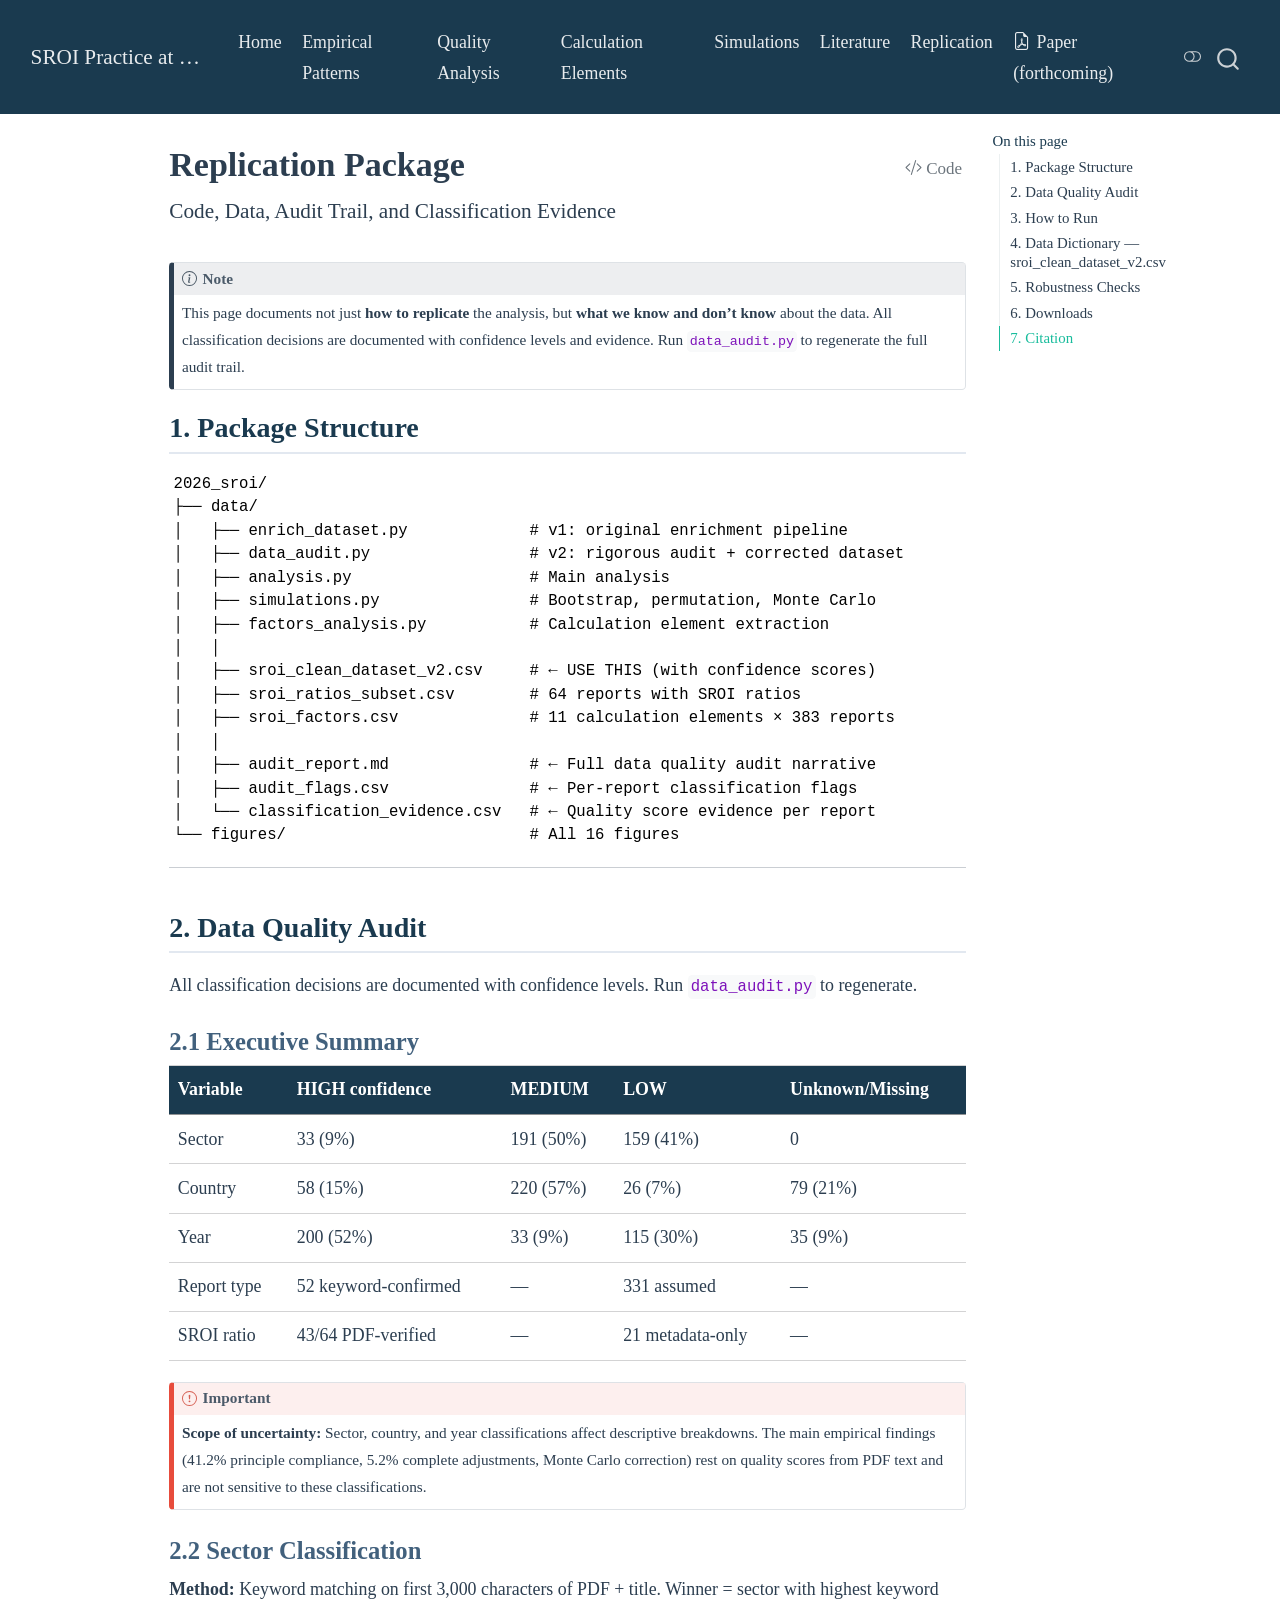
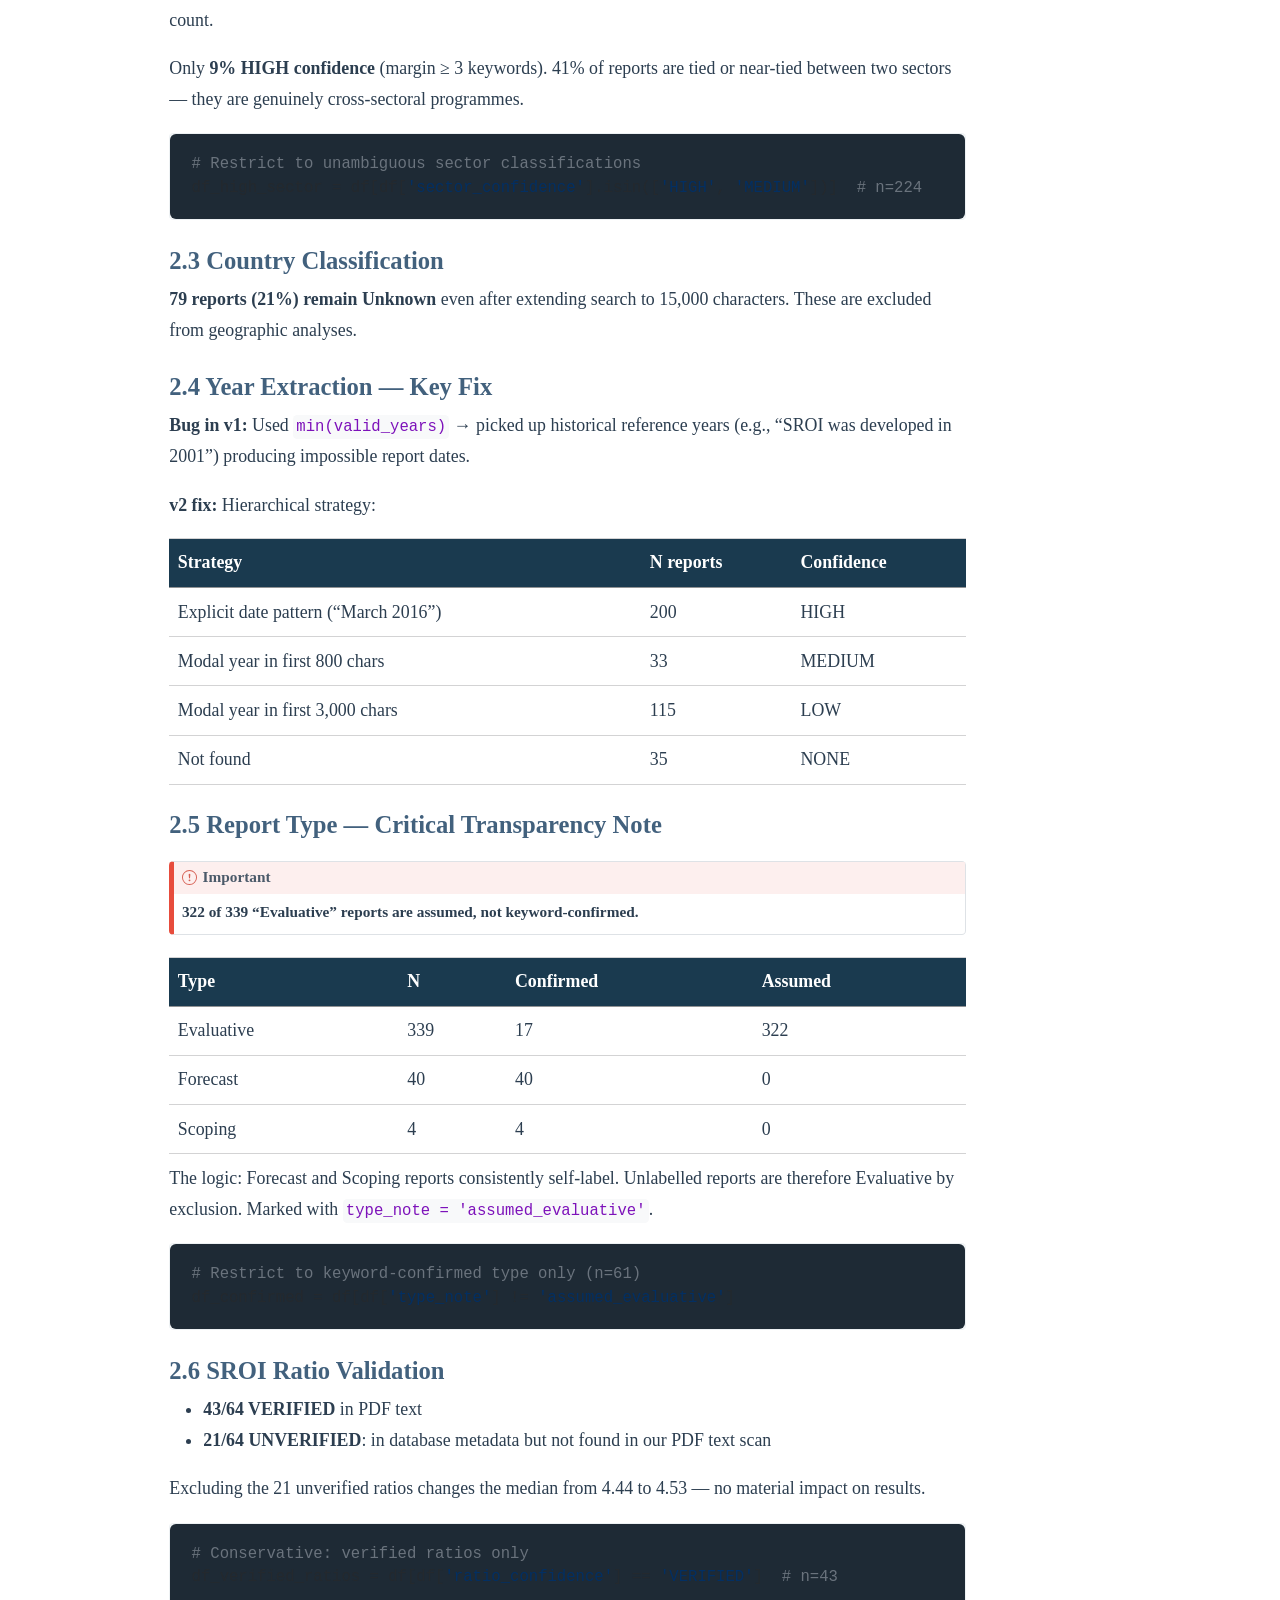
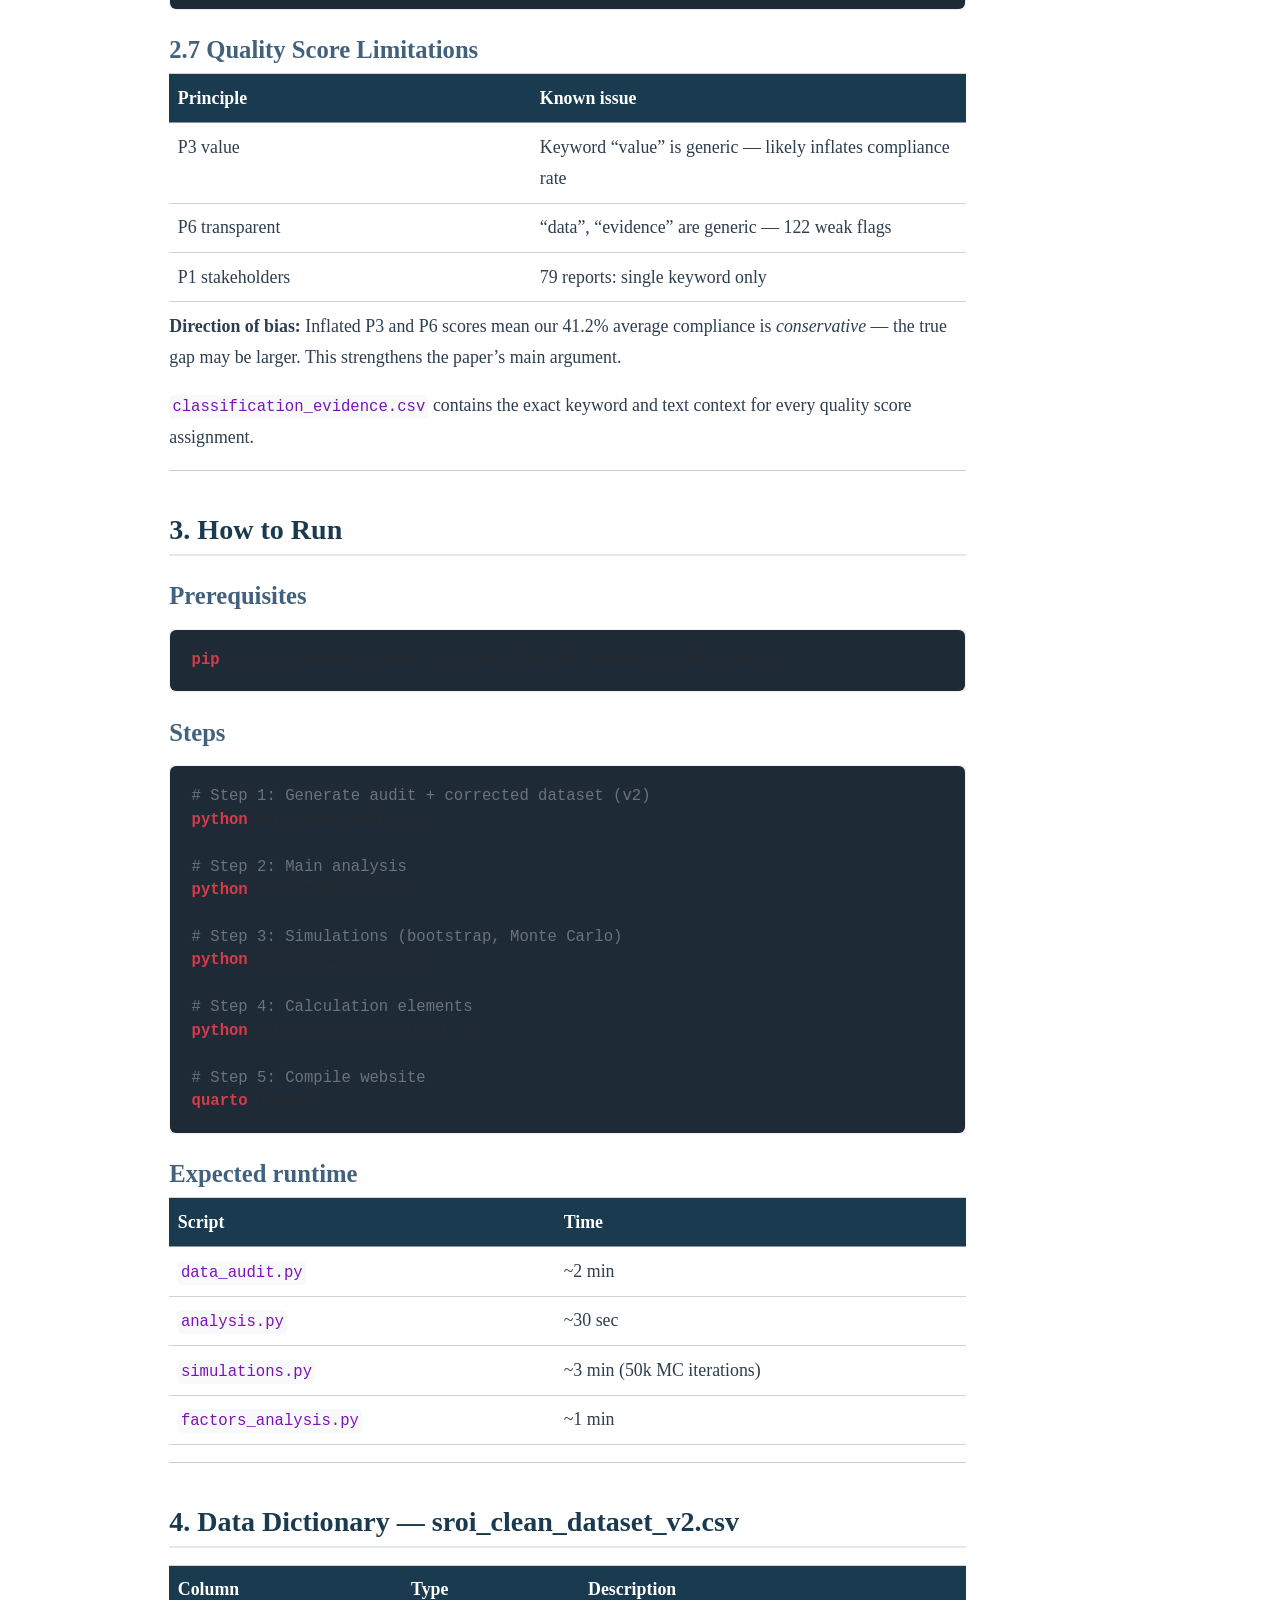
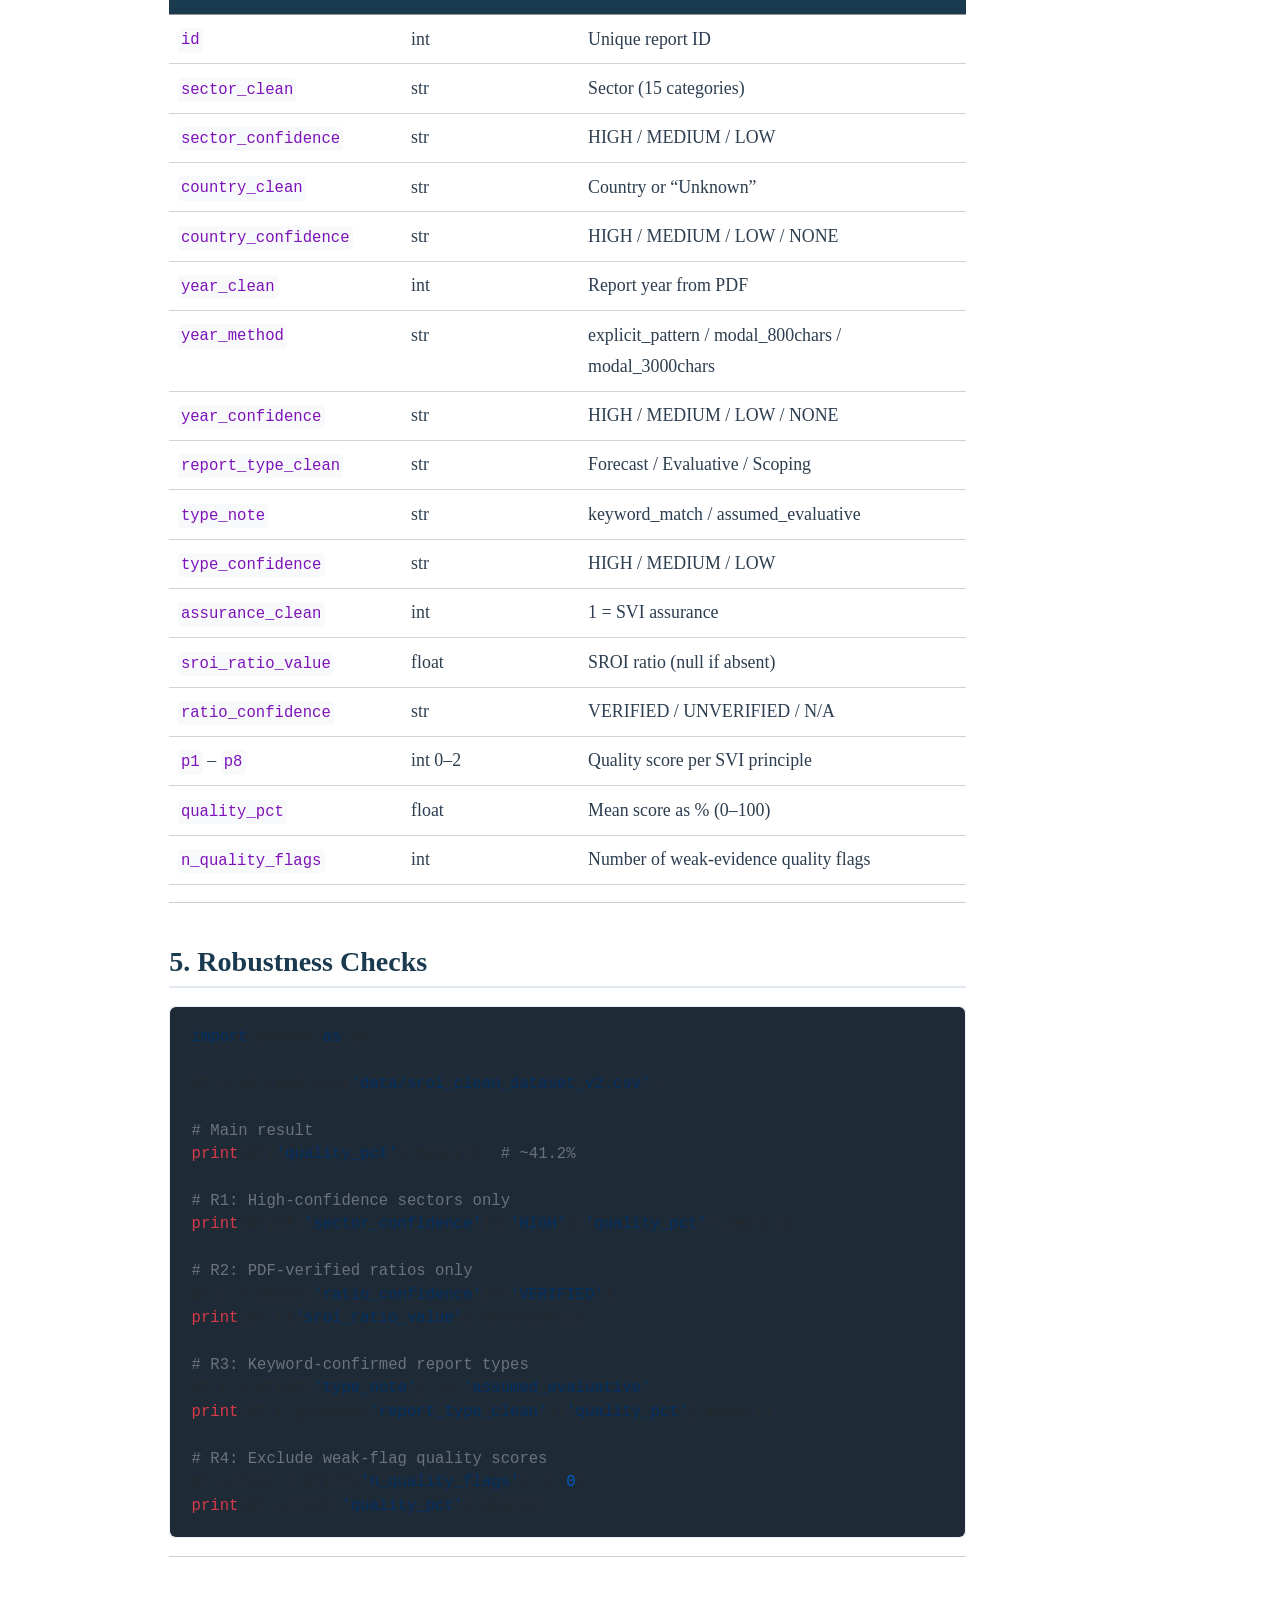
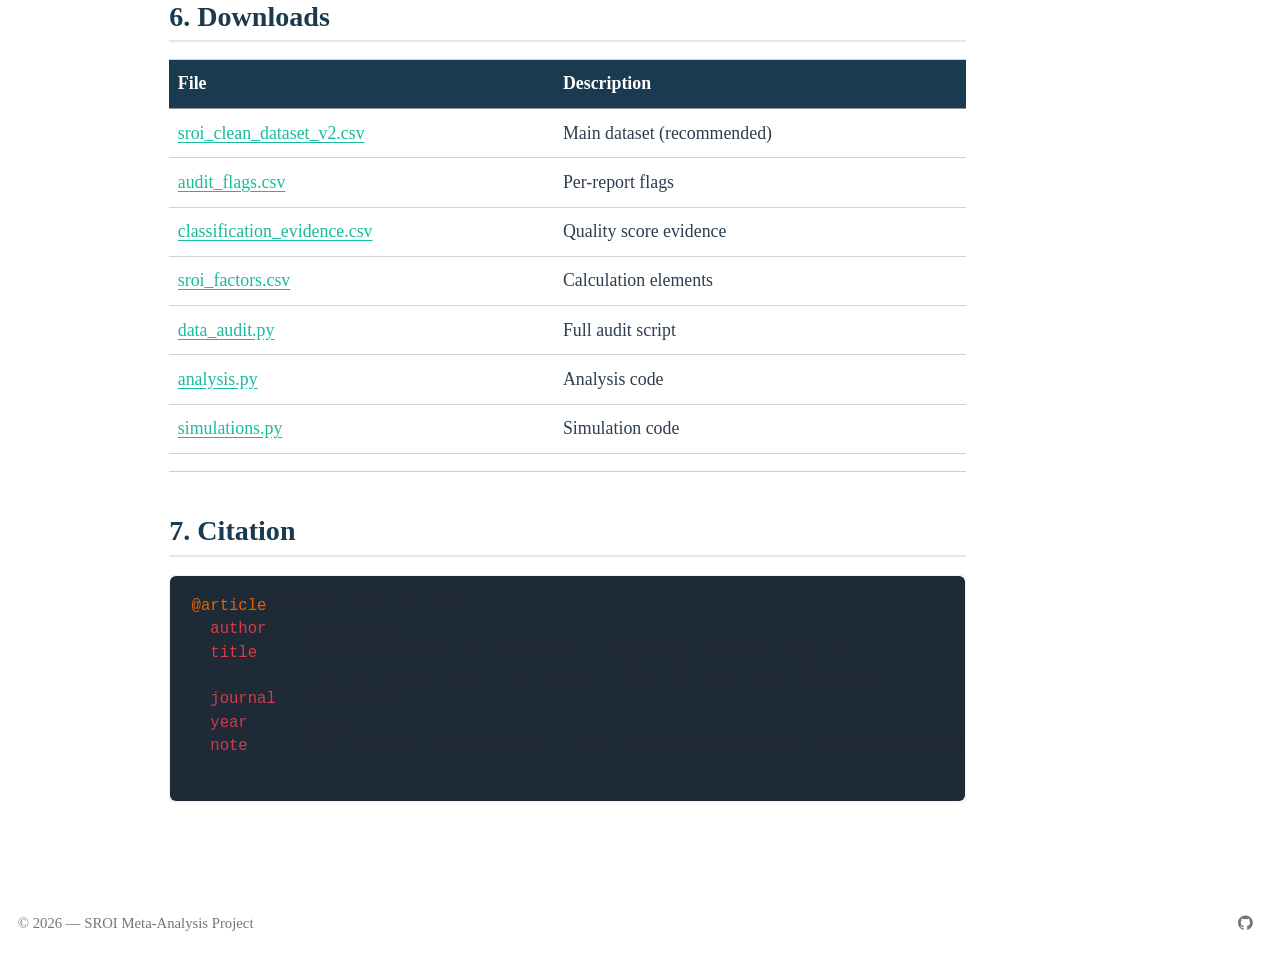
<file: docs/replication.html>
<!DOCTYPE html>
<html xmlns="http://www.w3.org/1999/xhtml" lang="en" xml:lang="en"><head>

<meta charset="utf-8">
<meta name="generator" content="quarto-1.7.34">

<meta name="viewport" content="width=device-width, initial-scale=1.0, user-scalable=yes">


<title>Replication Package – SROI Practice at Scale</title>
<style>
code{white-space: pre-wrap;}
span.smallcaps{font-variant: small-caps;}
div.columns{display: flex; gap: min(4vw, 1.5em);}
div.column{flex: auto; overflow-x: auto;}
div.hanging-indent{margin-left: 1.5em; text-indent: -1.5em;}
ul.task-list{list-style: none;}
ul.task-list li input[type="checkbox"] {
  width: 0.8em;
  margin: 0 0.8em 0.2em -1em; /* quarto-specific, see https://github.com/quarto-dev/quarto-cli/issues/4556 */ 
  vertical-align: middle;
}
/* CSS for syntax highlighting */
html { -webkit-text-size-adjust: 100%; }
pre > code.sourceCode { white-space: pre; position: relative; }
pre > code.sourceCode > span { display: inline-block; line-height: 1.25; }
pre > code.sourceCode > span:empty { height: 1.2em; }
.sourceCode { overflow: visible; }
code.sourceCode > span { color: inherit; text-decoration: inherit; }
div.sourceCode { margin: 1em 0; }
pre.sourceCode { margin: 0; }
@media screen {
div.sourceCode { overflow: auto; }
}
@media print {
pre > code.sourceCode { white-space: pre-wrap; }
pre > code.sourceCode > span { text-indent: -5em; padding-left: 5em; }
}
pre.numberSource code
  { counter-reset: source-line 0; }
pre.numberSource code > span
  { position: relative; left: -4em; counter-increment: source-line; }
pre.numberSource code > span > a:first-child::before
  { content: counter(source-line);
    position: relative; left: -1em; text-align: right; vertical-align: baseline;
    border: none; display: inline-block;
    -webkit-touch-callout: none; -webkit-user-select: none;
    -khtml-user-select: none; -moz-user-select: none;
    -ms-user-select: none; user-select: none;
    padding: 0 4px; width: 4em;
  }
pre.numberSource { margin-left: 3em;  padding-left: 4px; }
div.sourceCode
  {   }
@media screen {
pre > code.sourceCode > span > a:first-child::before { text-decoration: underline; }
}
</style>


<script src="site_libs/quarto-nav/quarto-nav.js"></script>
<script src="site_libs/quarto-nav/headroom.min.js"></script>
<script src="site_libs/clipboard/clipboard.min.js"></script>
<script src="site_libs/quarto-search/autocomplete.umd.js"></script>
<script src="site_libs/quarto-search/fuse.min.js"></script>
<script src="site_libs/quarto-search/quarto-search.js"></script>
<meta name="quarto:offset" content="./">
<link href="./figures/fig1_sector_distribution.png" rel="icon" type="image/png">
<script src="site_libs/quarto-html/quarto.js" type="module"></script>
<script src="site_libs/quarto-html/tabsets/tabsets.js" type="module"></script>
<script src="site_libs/quarto-html/popper.min.js"></script>
<script src="site_libs/quarto-html/tippy.umd.min.js"></script>
<script src="site_libs/quarto-html/anchor.min.js"></script>
<link href="site_libs/quarto-html/tippy.css" rel="stylesheet">
<link href="site_libs/quarto-html/quarto-syntax-highlighting-9582434199d49cc9e91654cdeeb4866b.css" rel="stylesheet" class="quarto-color-scheme" id="quarto-text-highlighting-styles">
<link href="site_libs/quarto-html/quarto-syntax-highlighting-dark-8dcd8563ea6803ab7cbb3d71ca5772e1.css" rel="stylesheet" class="quarto-color-scheme quarto-color-alternate" id="quarto-text-highlighting-styles">
<link href="site_libs/quarto-html/quarto-syntax-highlighting-9582434199d49cc9e91654cdeeb4866b.css" rel="stylesheet" class="quarto-color-scheme-extra" id="quarto-text-highlighting-styles">
<script src="site_libs/bootstrap/bootstrap.min.js"></script>
<link href="site_libs/bootstrap/bootstrap-icons.css" rel="stylesheet">
<link href="site_libs/bootstrap/bootstrap-93e433daa20d3a4f024ae45a6f5dc548.min.css" rel="stylesheet" append-hash="true" class="quarto-color-scheme" id="quarto-bootstrap" data-mode="light">
<link href="site_libs/bootstrap/bootstrap-dark-053784e53ace314977639f9da3f86154.min.css" rel="stylesheet" append-hash="true" class="quarto-color-scheme quarto-color-alternate" id="quarto-bootstrap" data-mode="dark">
<link href="site_libs/bootstrap/bootstrap-93e433daa20d3a4f024ae45a6f5dc548.min.css" rel="stylesheet" append-hash="true" class="quarto-color-scheme-extra" id="quarto-bootstrap" data-mode="light">
<script id="quarto-search-options" type="application/json">{
  "location": "navbar",
  "copy-button": false,
  "collapse-after": 3,
  "panel-placement": "end",
  "type": "overlay",
  "limit": 50,
  "keyboard-shortcut": [
    "f",
    "/",
    "s"
  ],
  "show-item-context": false,
  "language": {
    "search-no-results-text": "No results",
    "search-matching-documents-text": "matching documents",
    "search-copy-link-title": "Copy link to search",
    "search-hide-matches-text": "Hide additional matches",
    "search-more-match-text": "more match in this document",
    "search-more-matches-text": "more matches in this document",
    "search-clear-button-title": "Clear",
    "search-text-placeholder": "",
    "search-detached-cancel-button-title": "Cancel",
    "search-submit-button-title": "Submit",
    "search-label": "Search"
  }
}</script>
<style>html{ scroll-behavior: smooth; }</style>


<link rel="stylesheet" href="styles.css">
</head>

<body class="nav-fixed quarto-light"><script id="quarto-html-before-body" type="application/javascript">
    const toggleBodyColorMode = (bsSheetEl) => {
      const mode = bsSheetEl.getAttribute("data-mode");
      const bodyEl = window.document.querySelector("body");
      if (mode === "dark") {
        bodyEl.classList.add("quarto-dark");
        bodyEl.classList.remove("quarto-light");
      } else {
        bodyEl.classList.add("quarto-light");
        bodyEl.classList.remove("quarto-dark");
      }
    }
    const toggleBodyColorPrimary = () => {
      const bsSheetEl = window.document.querySelector("link#quarto-bootstrap:not([rel=disabled-stylesheet])");
      if (bsSheetEl) {
        toggleBodyColorMode(bsSheetEl);
      }
    }
    const setColorSchemeToggle = (alternate) => {
      const toggles = window.document.querySelectorAll('.quarto-color-scheme-toggle');
      for (let i=0; i < toggles.length; i++) {
        const toggle = toggles[i];
        if (toggle) {
          if (alternate) {
            toggle.classList.add("alternate");
          } else {
            toggle.classList.remove("alternate");
          }
        }
      }
    };
    const toggleColorMode = (alternate) => {
      // Switch the stylesheets
      const primaryStylesheets = window.document.querySelectorAll('link.quarto-color-scheme:not(.quarto-color-alternate)');
      const alternateStylesheets = window.document.querySelectorAll('link.quarto-color-scheme.quarto-color-alternate');
      manageTransitions('#quarto-margin-sidebar .nav-link', false);
      if (alternate) {
        // note: dark is layered on light, we don't disable primary!
        enableStylesheet(alternateStylesheets);
        for (const sheetNode of alternateStylesheets) {
          if (sheetNode.id === "quarto-bootstrap") {
            toggleBodyColorMode(sheetNode);
          }
        }
      } else {
        disableStylesheet(alternateStylesheets);
        enableStylesheet(primaryStylesheets)
        toggleBodyColorPrimary();
      }
      manageTransitions('#quarto-margin-sidebar .nav-link', true);
      // Switch the toggles
      setColorSchemeToggle(alternate)
      // Hack to workaround the fact that safari doesn't
      // properly recolor the scrollbar when toggling (#1455)
      if (navigator.userAgent.indexOf('Safari') > 0 && navigator.userAgent.indexOf('Chrome') == -1) {
        manageTransitions("body", false);
        window.scrollTo(0, 1);
        setTimeout(() => {
          window.scrollTo(0, 0);
          manageTransitions("body", true);
        }, 40);
      }
    }
    const disableStylesheet = (stylesheets) => {
      for (let i=0; i < stylesheets.length; i++) {
        const stylesheet = stylesheets[i];
        stylesheet.rel = 'disabled-stylesheet';
      }
    }
    const enableStylesheet = (stylesheets) => {
      for (let i=0; i < stylesheets.length; i++) {
        const stylesheet = stylesheets[i];
        if(stylesheet.rel !== 'stylesheet') { // for Chrome, which will still FOUC without this check
          stylesheet.rel = 'stylesheet';
        }
      }
    }
    const manageTransitions = (selector, allowTransitions) => {
      const els = window.document.querySelectorAll(selector);
      for (let i=0; i < els.length; i++) {
        const el = els[i];
        if (allowTransitions) {
          el.classList.remove('notransition');
        } else {
          el.classList.add('notransition');
        }
      }
    }
    const isFileUrl = () => {
      return window.location.protocol === 'file:';
    }
    const hasAlternateSentinel = () => {
      let styleSentinel = getColorSchemeSentinel();
      if (styleSentinel !== null) {
        return styleSentinel === "alternate";
      } else {
        return false;
      }
    }
    const setStyleSentinel = (alternate) => {
      const value = alternate ? "alternate" : "default";
      if (!isFileUrl()) {
        window.localStorage.setItem("quarto-color-scheme", value);
      } else {
        localAlternateSentinel = value;
      }
    }
    const getColorSchemeSentinel = () => {
      if (!isFileUrl()) {
        const storageValue = window.localStorage.getItem("quarto-color-scheme");
        return storageValue != null ? storageValue : localAlternateSentinel;
      } else {
        return localAlternateSentinel;
      }
    }
    const toggleGiscusIfUsed = (isAlternate, darkModeDefault) => {
      const baseTheme = document.querySelector('#giscus-base-theme')?.value ?? 'light';
      const alternateTheme = document.querySelector('#giscus-alt-theme')?.value ?? 'dark';
      let newTheme = '';
      if(authorPrefersDark) {
        newTheme = isAlternate ? baseTheme : alternateTheme;
      } else {
        newTheme = isAlternate ? alternateTheme : baseTheme;
      }
      const changeGiscusTheme = () => {
        // From: https://github.com/giscus/giscus/issues/336
        const sendMessage = (message) => {
          const iframe = document.querySelector('iframe.giscus-frame');
          if (!iframe) return;
          iframe.contentWindow.postMessage({ giscus: message }, 'https://giscus.app');
        }
        sendMessage({
          setConfig: {
            theme: newTheme
          }
        });
      }
      const isGiscussLoaded = window.document.querySelector('iframe.giscus-frame') !== null;
      if (isGiscussLoaded) {
        changeGiscusTheme();
      }
    };
    const authorPrefersDark = false;
    const darkModeDefault = authorPrefersDark;
      document.querySelector('link#quarto-text-highlighting-styles.quarto-color-scheme-extra').rel = 'disabled-stylesheet';
      document.querySelector('link#quarto-bootstrap.quarto-color-scheme-extra').rel = 'disabled-stylesheet';
    let localAlternateSentinel = darkModeDefault ? 'alternate' : 'default';
    // Dark / light mode switch
    window.quartoToggleColorScheme = () => {
      // Read the current dark / light value
      let toAlternate = !hasAlternateSentinel();
      toggleColorMode(toAlternate);
      setStyleSentinel(toAlternate);
      toggleGiscusIfUsed(toAlternate, darkModeDefault);
      window.dispatchEvent(new Event('resize'));
    };
    // Switch to dark mode if need be
    if (hasAlternateSentinel()) {
      toggleColorMode(true);
    } else {
      toggleColorMode(false);
    }
  </script>

<div id="quarto-search-results"></div>
  <header id="quarto-header" class="headroom fixed-top">
    <nav class="navbar navbar-expand-lg " data-bs-theme="dark">
      <div class="navbar-container container-fluid">
      <div class="navbar-brand-container mx-auto">
    <a class="navbar-brand" href="./index.html">
    <span class="navbar-title">SROI Practice at Scale</span>
    </a>
  </div>
            <div id="quarto-search" class="" title="Search"></div>
          <button class="navbar-toggler" type="button" data-bs-toggle="collapse" data-bs-target="#navbarCollapse" aria-controls="navbarCollapse" role="menu" aria-expanded="false" aria-label="Toggle navigation" onclick="if (window.quartoToggleHeadroom) { window.quartoToggleHeadroom(); }">
  <span class="navbar-toggler-icon"></span>
</button>
          <div class="collapse navbar-collapse" id="navbarCollapse">
            <ul class="navbar-nav navbar-nav-scroll me-auto">
  <li class="nav-item">
    <a class="nav-link" href="./index.html"> 
<span class="menu-text">Home</span></a>
  </li>  
  <li class="nav-item">
    <a class="nav-link" href="./empirical.html"> 
<span class="menu-text">Empirical Patterns</span></a>
  </li>  
  <li class="nav-item">
    <a class="nav-link" href="./quality.html"> 
<span class="menu-text">Quality Analysis</span></a>
  </li>  
  <li class="nav-item">
    <a class="nav-link" href="./factors.html"> 
<span class="menu-text">Calculation Elements</span></a>
  </li>  
  <li class="nav-item">
    <a class="nav-link" href="./simulations.html"> 
<span class="menu-text">Simulations</span></a>
  </li>  
  <li class="nav-item">
    <a class="nav-link" href="./literature.html"> 
<span class="menu-text">Literature</span></a>
  </li>  
  <li class="nav-item">
    <a class="nav-link active" href="./replication.html" aria-current="page"> 
<span class="menu-text">Replication</span></a>
  </li>  
</ul>
            <ul class="navbar-nav navbar-nav-scroll ms-auto">
  <li class="nav-item">
    <a class="nav-link" href="https://doi.org/10.1000/placeholder"> <i class="bi bi-file-earmark-pdf" role="img">
</i> 
<span class="menu-text">Paper (forthcoming)</span></a>
  </li>  
</ul>
          </div> <!-- /navcollapse -->
            <div class="quarto-navbar-tools">
  <a href="" class="quarto-color-scheme-toggle quarto-navigation-tool  px-1" onclick="window.quartoToggleColorScheme(); return false;" title="Toggle dark mode"><i class="bi"></i></a>
</div>
      </div> <!-- /container-fluid -->
    </nav>
</header>
<!-- content -->
<div id="quarto-content" class="quarto-container page-columns page-rows-contents page-layout-article page-navbar">
<!-- sidebar -->
<!-- margin-sidebar -->
    <div id="quarto-margin-sidebar" class="sidebar margin-sidebar">
        <nav id="TOC" role="doc-toc" class="toc-active">
    <h2 id="toc-title">On this page</h2>
   
  <ul>
  <li><a href="#package-structure" id="toc-package-structure" class="nav-link active" data-scroll-target="#package-structure">1. Package Structure</a></li>
  <li><a href="#data-quality-audit" id="toc-data-quality-audit" class="nav-link" data-scroll-target="#data-quality-audit">2. Data Quality Audit</a>
  <ul class="collapse">
  <li><a href="#executive-summary" id="toc-executive-summary" class="nav-link" data-scroll-target="#executive-summary">2.1 Executive Summary</a></li>
  <li><a href="#sector-classification" id="toc-sector-classification" class="nav-link" data-scroll-target="#sector-classification">2.2 Sector Classification</a></li>
  <li><a href="#country-classification" id="toc-country-classification" class="nav-link" data-scroll-target="#country-classification">2.3 Country Classification</a></li>
  <li><a href="#year-extraction-key-fix" id="toc-year-extraction-key-fix" class="nav-link" data-scroll-target="#year-extraction-key-fix">2.4 Year Extraction — Key Fix</a></li>
  <li><a href="#report-type-critical-transparency-note" id="toc-report-type-critical-transparency-note" class="nav-link" data-scroll-target="#report-type-critical-transparency-note">2.5 Report Type — Critical Transparency Note</a></li>
  <li><a href="#sroi-ratio-validation" id="toc-sroi-ratio-validation" class="nav-link" data-scroll-target="#sroi-ratio-validation">2.6 SROI Ratio Validation</a></li>
  <li><a href="#quality-score-limitations" id="toc-quality-score-limitations" class="nav-link" data-scroll-target="#quality-score-limitations">2.7 Quality Score Limitations</a></li>
  </ul></li>
  <li><a href="#how-to-run" id="toc-how-to-run" class="nav-link" data-scroll-target="#how-to-run">3. How to Run</a>
  <ul class="collapse">
  <li><a href="#prerequisites" id="toc-prerequisites" class="nav-link" data-scroll-target="#prerequisites">Prerequisites</a></li>
  <li><a href="#steps" id="toc-steps" class="nav-link" data-scroll-target="#steps">Steps</a></li>
  <li><a href="#expected-runtime" id="toc-expected-runtime" class="nav-link" data-scroll-target="#expected-runtime">Expected runtime</a></li>
  </ul></li>
  <li><a href="#data-dictionary-sroi_clean_dataset_v2.csv" id="toc-data-dictionary-sroi_clean_dataset_v2.csv" class="nav-link" data-scroll-target="#data-dictionary-sroi_clean_dataset_v2.csv">4. Data Dictionary — sroi_clean_dataset_v2.csv</a></li>
  <li><a href="#robustness-checks" id="toc-robustness-checks" class="nav-link" data-scroll-target="#robustness-checks">5. Robustness Checks</a></li>
  <li><a href="#downloads" id="toc-downloads" class="nav-link" data-scroll-target="#downloads">6. Downloads</a></li>
  <li><a href="#citation" id="toc-citation" class="nav-link" data-scroll-target="#citation">7. Citation</a></li>
  </ul>
</nav>
    </div>
<!-- main -->
<main class="content" id="quarto-document-content">


<header id="title-block-header" class="quarto-title-block default">
<div class="quarto-title">
<div class="quarto-title-block"><div><h1 class="title">Replication Package</h1><button type="button" class="btn code-tools-button" id="quarto-code-tools-source"><i class="bi"></i> Code</button></div></div>
<p class="subtitle lead">Code, Data, Audit Trail, and Classification Evidence</p>
</div>



<div class="quarto-title-meta">

    
  
    
  </div>
  


</header>


<div class="callout callout-style-default callout-note callout-titled">
<div class="callout-header d-flex align-content-center">
<div class="callout-icon-container">
<i class="callout-icon"></i>
</div>
<div class="callout-title-container flex-fill">
Note
</div>
</div>
<div class="callout-body-container callout-body">
<p>This page documents not just <strong>how to replicate</strong> the analysis, but <strong>what we know and don’t know</strong> about the data. All classification decisions are documented with confidence levels and evidence. Run <code>data_audit.py</code> to regenerate the full audit trail.</p>
</div>
</div>
<section id="package-structure" class="level2">
<h2 class="anchored" data-anchor-id="package-structure">1. Package Structure</h2>
<pre><code>2026_sroi/
├── data/
│   ├── enrich_dataset.py             # v1: original enrichment pipeline
│   ├── data_audit.py                 # v2: rigorous audit + corrected dataset
│   ├── analysis.py                   # Main analysis
│   ├── simulations.py                # Bootstrap, permutation, Monte Carlo
│   ├── factors_analysis.py           # Calculation element extraction
│   │
│   ├── sroi_clean_dataset_v2.csv     # ← USE THIS (with confidence scores)
│   ├── sroi_ratios_subset.csv        # 64 reports with SROI ratios
│   ├── sroi_factors.csv              # 11 calculation elements × 383 reports
│   │
│   ├── audit_report.md               # ← Full data quality audit narrative
│   ├── audit_flags.csv               # ← Per-report classification flags
│   └── classification_evidence.csv   # ← Quality score evidence per report
└── figures/                          # All 16 figures</code></pre>
<hr>
</section>
<section id="data-quality-audit" class="level2">
<h2 class="anchored" data-anchor-id="data-quality-audit">2. Data Quality Audit</h2>
<p>All classification decisions are documented with confidence levels. Run <code>data_audit.py</code> to regenerate.</p>
<section id="executive-summary" class="level3">
<h3 class="anchored" data-anchor-id="executive-summary">2.1 Executive Summary</h3>
<table class="caption-top table">
<thead>
<tr class="header">
<th>Variable</th>
<th>HIGH confidence</th>
<th>MEDIUM</th>
<th>LOW</th>
<th>Unknown/Missing</th>
</tr>
</thead>
<tbody>
<tr class="odd">
<td>Sector</td>
<td>33 (9%)</td>
<td>191 (50%)</td>
<td>159 (41%)</td>
<td>0</td>
</tr>
<tr class="even">
<td>Country</td>
<td>58 (15%)</td>
<td>220 (57%)</td>
<td>26 (7%)</td>
<td>79 (21%)</td>
</tr>
<tr class="odd">
<td>Year</td>
<td>200 (52%)</td>
<td>33 (9%)</td>
<td>115 (30%)</td>
<td>35 (9%)</td>
</tr>
<tr class="even">
<td>Report type</td>
<td>52 keyword-confirmed</td>
<td>—</td>
<td>331 assumed</td>
<td>—</td>
</tr>
<tr class="odd">
<td>SROI ratio</td>
<td>43/64 PDF-verified</td>
<td>—</td>
<td>21 metadata-only</td>
<td>—</td>
</tr>
</tbody>
</table>
<div class="callout callout-style-default callout-important callout-titled">
<div class="callout-header d-flex align-content-center">
<div class="callout-icon-container">
<i class="callout-icon"></i>
</div>
<div class="callout-title-container flex-fill">
Important
</div>
</div>
<div class="callout-body-container callout-body">
<p><strong>Scope of uncertainty:</strong> Sector, country, and year classifications affect descriptive breakdowns. The main empirical findings (41.2% principle compliance, 5.2% complete adjustments, Monte Carlo correction) rest on quality scores from PDF text and are not sensitive to these classifications.</p>
</div>
</div>
</section>
<section id="sector-classification" class="level3">
<h3 class="anchored" data-anchor-id="sector-classification">2.2 Sector Classification</h3>
<p><strong>Method:</strong> Keyword matching on first 3,000 characters of PDF + title. Winner = sector with highest keyword count.</p>
<p>Only <strong>9% HIGH confidence</strong> (margin ≥ 3 keywords). 41% of reports are tied or near-tied between two sectors — they are genuinely cross-sectoral programmes.</p>
<div class="sourceCode" id="cb2"><pre class="sourceCode python code-with-copy"><code class="sourceCode python"><span id="cb2-1"><a href="#cb2-1" aria-hidden="true" tabindex="-1"></a><span class="co"># Restrict to unambiguous sector classifications</span></span>
<span id="cb2-2"><a href="#cb2-2" aria-hidden="true" tabindex="-1"></a>df_high_sector <span class="op">=</span> df[df[<span class="st">'sector_confidence'</span>].isin([<span class="st">'HIGH'</span>, <span class="st">'MEDIUM'</span>])]  <span class="co"># n=224</span></span></code><button title="Copy to Clipboard" class="code-copy-button"><i class="bi"></i></button></pre></div>
</section>
<section id="country-classification" class="level3">
<h3 class="anchored" data-anchor-id="country-classification">2.3 Country Classification</h3>
<p><strong>79 reports (21%) remain Unknown</strong> even after extending search to 15,000 characters. These are excluded from geographic analyses.</p>
</section>
<section id="year-extraction-key-fix" class="level3">
<h3 class="anchored" data-anchor-id="year-extraction-key-fix">2.4 Year Extraction — Key Fix</h3>
<p><strong>Bug in v1:</strong> Used <code>min(valid_years)</code> → picked up historical reference years (e.g., “SROI was developed in 2001”) producing impossible report dates.</p>
<p><strong>v2 fix:</strong> Hierarchical strategy:</p>
<table class="caption-top table">
<thead>
<tr class="header">
<th>Strategy</th>
<th>N reports</th>
<th>Confidence</th>
</tr>
</thead>
<tbody>
<tr class="odd">
<td>Explicit date pattern (“March 2016”)</td>
<td>200</td>
<td>HIGH</td>
</tr>
<tr class="even">
<td>Modal year in first 800 chars</td>
<td>33</td>
<td>MEDIUM</td>
</tr>
<tr class="odd">
<td>Modal year in first 3,000 chars</td>
<td>115</td>
<td>LOW</td>
</tr>
<tr class="even">
<td>Not found</td>
<td>35</td>
<td>NONE</td>
</tr>
</tbody>
</table>
</section>
<section id="report-type-critical-transparency-note" class="level3">
<h3 class="anchored" data-anchor-id="report-type-critical-transparency-note">2.5 Report Type — Critical Transparency Note</h3>
<div class="callout callout-style-default callout-important callout-titled">
<div class="callout-header d-flex align-content-center">
<div class="callout-icon-container">
<i class="callout-icon"></i>
</div>
<div class="callout-title-container flex-fill">
Important
</div>
</div>
<div class="callout-body-container callout-body">
<p><strong>322 of 339 “Evaluative” reports are assumed, not keyword-confirmed.</strong></p>
</div>
</div>
<table class="caption-top table">
<thead>
<tr class="header">
<th>Type</th>
<th>N</th>
<th>Confirmed</th>
<th>Assumed</th>
</tr>
</thead>
<tbody>
<tr class="odd">
<td>Evaluative</td>
<td>339</td>
<td>17</td>
<td>322</td>
</tr>
<tr class="even">
<td>Forecast</td>
<td>40</td>
<td>40</td>
<td>0</td>
</tr>
<tr class="odd">
<td>Scoping</td>
<td>4</td>
<td>4</td>
<td>0</td>
</tr>
</tbody>
</table>
<p>The logic: Forecast and Scoping reports consistently self-label. Unlabelled reports are therefore Evaluative by exclusion. Marked with <code>type_note = 'assumed_evaluative'</code>.</p>
<div class="sourceCode" id="cb3"><pre class="sourceCode python code-with-copy"><code class="sourceCode python"><span id="cb3-1"><a href="#cb3-1" aria-hidden="true" tabindex="-1"></a><span class="co"># Restrict to keyword-confirmed type only (n=61)</span></span>
<span id="cb3-2"><a href="#cb3-2" aria-hidden="true" tabindex="-1"></a>df_confirmed <span class="op">=</span> df[df[<span class="st">'type_note'</span>] <span class="op">!=</span> <span class="st">'assumed_evaluative'</span>]</span></code><button title="Copy to Clipboard" class="code-copy-button"><i class="bi"></i></button></pre></div>
</section>
<section id="sroi-ratio-validation" class="level3">
<h3 class="anchored" data-anchor-id="sroi-ratio-validation">2.6 SROI Ratio Validation</h3>
<ul>
<li><strong>43/64 VERIFIED</strong> in PDF text</li>
<li><strong>21/64 UNVERIFIED</strong>: in database metadata but not found in our PDF text scan</li>
</ul>
<p>Excluding the 21 unverified ratios changes the median from 4.44 to 4.53 — no material impact on results.</p>
<div class="sourceCode" id="cb4"><pre class="sourceCode python code-with-copy"><code class="sourceCode python"><span id="cb4-1"><a href="#cb4-1" aria-hidden="true" tabindex="-1"></a><span class="co"># Conservative: verified ratios only</span></span>
<span id="cb4-2"><a href="#cb4-2" aria-hidden="true" tabindex="-1"></a>df_verified_ratios <span class="op">=</span> df[df[<span class="st">'ratio_confidence'</span>] <span class="op">==</span> <span class="st">'VERIFIED'</span>]  <span class="co"># n=43</span></span></code><button title="Copy to Clipboard" class="code-copy-button"><i class="bi"></i></button></pre></div>
</section>
<section id="quality-score-limitations" class="level3">
<h3 class="anchored" data-anchor-id="quality-score-limitations">2.7 Quality Score Limitations</h3>
<table class="caption-top table">
<colgroup>
<col style="width: 45%">
<col style="width: 54%">
</colgroup>
<thead>
<tr class="header">
<th>Principle</th>
<th>Known issue</th>
</tr>
</thead>
<tbody>
<tr class="odd">
<td>P3 value</td>
<td>Keyword “value” is generic — likely inflates compliance rate</td>
</tr>
<tr class="even">
<td>P6 transparent</td>
<td>“data”, “evidence” are generic — 122 weak flags</td>
</tr>
<tr class="odd">
<td>P1 stakeholders</td>
<td>79 reports: single keyword only</td>
</tr>
</tbody>
</table>
<p><strong>Direction of bias:</strong> Inflated P3 and P6 scores mean our 41.2% average compliance is <em>conservative</em> — the true gap may be larger. This strengthens the paper’s main argument.</p>
<p><code>classification_evidence.csv</code> contains the exact keyword and text context for every quality score assignment.</p>
<hr>
</section>
</section>
<section id="how-to-run" class="level2">
<h2 class="anchored" data-anchor-id="how-to-run">3. How to Run</h2>
<section id="prerequisites" class="level3">
<h3 class="anchored" data-anchor-id="prerequisites">Prerequisites</h3>
<div class="sourceCode" id="cb5"><pre class="sourceCode bash code-with-copy"><code class="sourceCode bash"><span id="cb5-1"><a href="#cb5-1" aria-hidden="true" tabindex="-1"></a><span class="ex">pip</span> install pandas numpy scipy matplotlib seaborn scikit-learn</span></code><button title="Copy to Clipboard" class="code-copy-button"><i class="bi"></i></button></pre></div>
</section>
<section id="steps" class="level3">
<h3 class="anchored" data-anchor-id="steps">Steps</h3>
<div class="sourceCode" id="cb6"><pre class="sourceCode bash code-with-copy"><code class="sourceCode bash"><span id="cb6-1"><a href="#cb6-1" aria-hidden="true" tabindex="-1"></a><span class="co"># Step 1: Generate audit + corrected dataset (v2)</span></span>
<span id="cb6-2"><a href="#cb6-2" aria-hidden="true" tabindex="-1"></a><span class="ex">python</span> data/data_audit.py</span>
<span id="cb6-3"><a href="#cb6-3" aria-hidden="true" tabindex="-1"></a></span>
<span id="cb6-4"><a href="#cb6-4" aria-hidden="true" tabindex="-1"></a><span class="co"># Step 2: Main analysis</span></span>
<span id="cb6-5"><a href="#cb6-5" aria-hidden="true" tabindex="-1"></a><span class="ex">python</span> data/analysis.py</span>
<span id="cb6-6"><a href="#cb6-6" aria-hidden="true" tabindex="-1"></a></span>
<span id="cb6-7"><a href="#cb6-7" aria-hidden="true" tabindex="-1"></a><span class="co"># Step 3: Simulations (bootstrap, Monte Carlo)</span></span>
<span id="cb6-8"><a href="#cb6-8" aria-hidden="true" tabindex="-1"></a><span class="ex">python</span> data/simulations.py</span>
<span id="cb6-9"><a href="#cb6-9" aria-hidden="true" tabindex="-1"></a></span>
<span id="cb6-10"><a href="#cb6-10" aria-hidden="true" tabindex="-1"></a><span class="co"># Step 4: Calculation elements</span></span>
<span id="cb6-11"><a href="#cb6-11" aria-hidden="true" tabindex="-1"></a><span class="ex">python</span> data/factors_analysis.py</span>
<span id="cb6-12"><a href="#cb6-12" aria-hidden="true" tabindex="-1"></a></span>
<span id="cb6-13"><a href="#cb6-13" aria-hidden="true" tabindex="-1"></a><span class="co"># Step 5: Compile website</span></span>
<span id="cb6-14"><a href="#cb6-14" aria-hidden="true" tabindex="-1"></a><span class="ex">quarto</span> render</span></code><button title="Copy to Clipboard" class="code-copy-button"><i class="bi"></i></button></pre></div>
</section>
<section id="expected-runtime" class="level3">
<h3 class="anchored" data-anchor-id="expected-runtime">Expected runtime</h3>
<table class="caption-top table">
<thead>
<tr class="header">
<th>Script</th>
<th>Time</th>
</tr>
</thead>
<tbody>
<tr class="odd">
<td><code>data_audit.py</code></td>
<td>~2 min</td>
</tr>
<tr class="even">
<td><code>analysis.py</code></td>
<td>~30 sec</td>
</tr>
<tr class="odd">
<td><code>simulations.py</code></td>
<td>~3 min (50k MC iterations)</td>
</tr>
<tr class="even">
<td><code>factors_analysis.py</code></td>
<td>~1 min</td>
</tr>
</tbody>
</table>
<hr>
</section>
</section>
<section id="data-dictionary-sroi_clean_dataset_v2.csv" class="level2">
<h2 class="anchored" data-anchor-id="data-dictionary-sroi_clean_dataset_v2.csv">4. Data Dictionary — sroi_clean_dataset_v2.csv</h2>
<table class="caption-top table">
<colgroup>
<col style="width: 29%">
<col style="width: 22%">
<col style="width: 48%">
</colgroup>
<thead>
<tr class="header">
<th>Column</th>
<th>Type</th>
<th>Description</th>
</tr>
</thead>
<tbody>
<tr class="odd">
<td><code>id</code></td>
<td>int</td>
<td>Unique report ID</td>
</tr>
<tr class="even">
<td><code>sector_clean</code></td>
<td>str</td>
<td>Sector (15 categories)</td>
</tr>
<tr class="odd">
<td><code>sector_confidence</code></td>
<td>str</td>
<td>HIGH / MEDIUM / LOW</td>
</tr>
<tr class="even">
<td><code>country_clean</code></td>
<td>str</td>
<td>Country or “Unknown”</td>
</tr>
<tr class="odd">
<td><code>country_confidence</code></td>
<td>str</td>
<td>HIGH / MEDIUM / LOW / NONE</td>
</tr>
<tr class="even">
<td><code>year_clean</code></td>
<td>int</td>
<td>Report year from PDF</td>
</tr>
<tr class="odd">
<td><code>year_method</code></td>
<td>str</td>
<td>explicit_pattern / modal_800chars / modal_3000chars</td>
</tr>
<tr class="even">
<td><code>year_confidence</code></td>
<td>str</td>
<td>HIGH / MEDIUM / LOW / NONE</td>
</tr>
<tr class="odd">
<td><code>report_type_clean</code></td>
<td>str</td>
<td>Forecast / Evaluative / Scoping</td>
</tr>
<tr class="even">
<td><code>type_note</code></td>
<td>str</td>
<td>keyword_match / assumed_evaluative</td>
</tr>
<tr class="odd">
<td><code>type_confidence</code></td>
<td>str</td>
<td>HIGH / MEDIUM / LOW</td>
</tr>
<tr class="even">
<td><code>assurance_clean</code></td>
<td>int</td>
<td>1 = SVI assurance</td>
</tr>
<tr class="odd">
<td><code>sroi_ratio_value</code></td>
<td>float</td>
<td>SROI ratio (null if absent)</td>
</tr>
<tr class="even">
<td><code>ratio_confidence</code></td>
<td>str</td>
<td>VERIFIED / UNVERIFIED / N/A</td>
</tr>
<tr class="odd">
<td><code>p1</code> – <code>p8</code></td>
<td>int 0–2</td>
<td>Quality score per SVI principle</td>
</tr>
<tr class="even">
<td><code>quality_pct</code></td>
<td>float</td>
<td>Mean score as % (0–100)</td>
</tr>
<tr class="odd">
<td><code>n_quality_flags</code></td>
<td>int</td>
<td>Number of weak-evidence quality flags</td>
</tr>
</tbody>
</table>
<hr>
</section>
<section id="robustness-checks" class="level2">
<h2 class="anchored" data-anchor-id="robustness-checks">5. Robustness Checks</h2>
<div class="sourceCode" id="cb7"><pre class="sourceCode python code-with-copy"><code class="sourceCode python"><span id="cb7-1"><a href="#cb7-1" aria-hidden="true" tabindex="-1"></a><span class="im">import</span> pandas <span class="im">as</span> pd</span>
<span id="cb7-2"><a href="#cb7-2" aria-hidden="true" tabindex="-1"></a></span>
<span id="cb7-3"><a href="#cb7-3" aria-hidden="true" tabindex="-1"></a>df <span class="op">=</span> pd.read_csv(<span class="st">'data/sroi_clean_dataset_v2.csv'</span>)</span>
<span id="cb7-4"><a href="#cb7-4" aria-hidden="true" tabindex="-1"></a></span>
<span id="cb7-5"><a href="#cb7-5" aria-hidden="true" tabindex="-1"></a><span class="co"># Main result</span></span>
<span id="cb7-6"><a href="#cb7-6" aria-hidden="true" tabindex="-1"></a><span class="bu">print</span>(df[<span class="st">'quality_pct'</span>].mean())  <span class="co"># ~41.2%</span></span>
<span id="cb7-7"><a href="#cb7-7" aria-hidden="true" tabindex="-1"></a></span>
<span id="cb7-8"><a href="#cb7-8" aria-hidden="true" tabindex="-1"></a><span class="co"># R1: High-confidence sectors only</span></span>
<span id="cb7-9"><a href="#cb7-9" aria-hidden="true" tabindex="-1"></a><span class="bu">print</span>(df[df[<span class="st">'sector_confidence'</span>]<span class="op">==</span><span class="st">'HIGH'</span>][<span class="st">'quality_pct'</span>].mean())</span>
<span id="cb7-10"><a href="#cb7-10" aria-hidden="true" tabindex="-1"></a></span>
<span id="cb7-11"><a href="#cb7-11" aria-hidden="true" tabindex="-1"></a><span class="co"># R2: PDF-verified ratios only</span></span>
<span id="cb7-12"><a href="#cb7-12" aria-hidden="true" tabindex="-1"></a>df_r <span class="op">=</span> df[df[<span class="st">'ratio_confidence'</span>]<span class="op">==</span><span class="st">'VERIFIED'</span>]</span>
<span id="cb7-13"><a href="#cb7-13" aria-hidden="true" tabindex="-1"></a><span class="bu">print</span>(df_r[<span class="st">'sroi_ratio_value'</span>].describe())</span>
<span id="cb7-14"><a href="#cb7-14" aria-hidden="true" tabindex="-1"></a></span>
<span id="cb7-15"><a href="#cb7-15" aria-hidden="true" tabindex="-1"></a><span class="co"># R3: Keyword-confirmed report types</span></span>
<span id="cb7-16"><a href="#cb7-16" aria-hidden="true" tabindex="-1"></a>df_t <span class="op">=</span> df[df[<span class="st">'type_note'</span>] <span class="op">!=</span> <span class="st">'assumed_evaluative'</span>]</span>
<span id="cb7-17"><a href="#cb7-17" aria-hidden="true" tabindex="-1"></a><span class="bu">print</span>(df_t.groupby(<span class="st">'report_type_clean'</span>)[<span class="st">'quality_pct'</span>].mean())</span>
<span id="cb7-18"><a href="#cb7-18" aria-hidden="true" tabindex="-1"></a></span>
<span id="cb7-19"><a href="#cb7-19" aria-hidden="true" tabindex="-1"></a><span class="co"># R4: Exclude weak-flag quality scores</span></span>
<span id="cb7-20"><a href="#cb7-20" aria-hidden="true" tabindex="-1"></a>df_strict <span class="op">=</span> df[df[<span class="st">'n_quality_flags'</span>] <span class="op">==</span> <span class="dv">0</span>]</span>
<span id="cb7-21"><a href="#cb7-21" aria-hidden="true" tabindex="-1"></a><span class="bu">print</span>(df_strict[<span class="st">'quality_pct'</span>].mean())</span></code><button title="Copy to Clipboard" class="code-copy-button"><i class="bi"></i></button></pre></div>
<hr>
</section>
<section id="downloads" class="level2">
<h2 class="anchored" data-anchor-id="downloads">6. Downloads</h2>
<table class="caption-top table">
<thead>
<tr class="header">
<th>File</th>
<th>Description</th>
</tr>
</thead>
<tbody>
<tr class="odd">
<td><a href="sroi_clean_dataset_v2.csv">sroi_clean_dataset_v2.csv</a></td>
<td>Main dataset (recommended)</td>
</tr>
<tr class="even">
<td><a href="audit_flags.csv">audit_flags.csv</a></td>
<td>Per-report flags</td>
</tr>
<tr class="odd">
<td><a href="classification_evidence.csv">classification_evidence.csv</a></td>
<td>Quality score evidence</td>
</tr>
<tr class="even">
<td><a href="sroi_factors.csv">sroi_factors.csv</a></td>
<td>Calculation elements</td>
</tr>
<tr class="odd">
<td><a href="data_audit.py">data_audit.py</a></td>
<td>Full audit script</td>
</tr>
<tr class="even">
<td><a href="analysis.py">analysis.py</a></td>
<td>Analysis code</td>
</tr>
<tr class="odd">
<td><a href="simulations.py">simulations.py</a></td>
<td>Simulation code</td>
</tr>
</tbody>
</table>
<hr>
</section>
<section id="citation" class="level2">
<h2 class="anchored" data-anchor-id="citation">7. Citation</h2>
<div class="sourceCode" id="cb8"><pre class="sourceCode bibtex code-with-copy"><code class="sourceCode bibtex"><span id="cb8-1"><a href="#cb8-1" aria-hidden="true" tabindex="-1"></a><span class="va">@article</span>{<span class="ot">SROIMetaAnalysis2026</span>,</span>
<span id="cb8-2"><a href="#cb8-2" aria-hidden="true" tabindex="-1"></a>  <span class="dt">author</span>  = {[Author]},</span>
<span id="cb8-3"><a href="#cb8-3" aria-hidden="true" tabindex="-1"></a>  <span class="dt">title</span>   = {From Principles to Practice: A Systematic Content Analysis</span>
<span id="cb8-4"><a href="#cb8-4" aria-hidden="true" tabindex="-1"></a>             of SROI Reporting in the Social Value International Database},</span>
<span id="cb8-5"><a href="#cb8-5" aria-hidden="true" tabindex="-1"></a>  <span class="dt">journal</span> = {Voluntas},</span>
<span id="cb8-6"><a href="#cb8-6" aria-hidden="true" tabindex="-1"></a>  <span class="dt">year</span>    = {2026},</span>
<span id="cb8-7"><a href="#cb8-7" aria-hidden="true" tabindex="-1"></a>  <span class="dt">note</span>    = {Forthcoming. Replication: https://jcmunozmora.github.io/sroi-meta-analysis/}</span>
<span id="cb8-8"><a href="#cb8-8" aria-hidden="true" tabindex="-1"></a>}</span></code><button title="Copy to Clipboard" class="code-copy-button"><i class="bi"></i></button></pre></div>


<!-- -->

</section>

</main> <!-- /main -->
<script id="quarto-html-after-body" type="application/javascript">
  window.document.addEventListener("DOMContentLoaded", function (event) {
    // Ensure there is a toggle, if there isn't float one in the top right
    if (window.document.querySelector('.quarto-color-scheme-toggle') === null) {
      const a = window.document.createElement('a');
      a.classList.add('top-right');
      a.classList.add('quarto-color-scheme-toggle');
      a.href = "";
      a.onclick = function() { try { window.quartoToggleColorScheme(); } catch {} return false; };
      const i = window.document.createElement("i");
      i.classList.add('bi');
      a.appendChild(i);
      window.document.body.appendChild(a);
    }
    setColorSchemeToggle(hasAlternateSentinel())
    const icon = "";
    const anchorJS = new window.AnchorJS();
    anchorJS.options = {
      placement: 'right',
      icon: icon
    };
    anchorJS.add('.anchored');
    const isCodeAnnotation = (el) => {
      for (const clz of el.classList) {
        if (clz.startsWith('code-annotation-')) {                     
          return true;
        }
      }
      return false;
    }
    const onCopySuccess = function(e) {
      // button target
      const button = e.trigger;
      // don't keep focus
      button.blur();
      // flash "checked"
      button.classList.add('code-copy-button-checked');
      var currentTitle = button.getAttribute("title");
      button.setAttribute("title", "Copied!");
      let tooltip;
      if (window.bootstrap) {
        button.setAttribute("data-bs-toggle", "tooltip");
        button.setAttribute("data-bs-placement", "left");
        button.setAttribute("data-bs-title", "Copied!");
        tooltip = new bootstrap.Tooltip(button, 
          { trigger: "manual", 
            customClass: "code-copy-button-tooltip",
            offset: [0, -8]});
        tooltip.show();    
      }
      setTimeout(function() {
        if (tooltip) {
          tooltip.hide();
          button.removeAttribute("data-bs-title");
          button.removeAttribute("data-bs-toggle");
          button.removeAttribute("data-bs-placement");
        }
        button.setAttribute("title", currentTitle);
        button.classList.remove('code-copy-button-checked');
      }, 1000);
      // clear code selection
      e.clearSelection();
    }
    const getTextToCopy = function(trigger) {
        const codeEl = trigger.previousElementSibling.cloneNode(true);
        for (const childEl of codeEl.children) {
          if (isCodeAnnotation(childEl)) {
            childEl.remove();
          }
        }
        return codeEl.innerText;
    }
    const clipboard = new window.ClipboardJS('.code-copy-button:not([data-in-quarto-modal])', {
      text: getTextToCopy
    });
    clipboard.on('success', onCopySuccess);
    if (window.document.getElementById('quarto-embedded-source-code-modal')) {
      const clipboardModal = new window.ClipboardJS('.code-copy-button[data-in-quarto-modal]', {
        text: getTextToCopy,
        container: window.document.getElementById('quarto-embedded-source-code-modal')
      });
      clipboardModal.on('success', onCopySuccess);
    }
    const viewSource = window.document.getElementById('quarto-view-source') ||
                       window.document.getElementById('quarto-code-tools-source');
    if (viewSource) {
      const sourceUrl = viewSource.getAttribute("data-quarto-source-url");
      viewSource.addEventListener("click", function(e) {
        if (sourceUrl) {
          // rstudio viewer pane
          if (/\bcapabilities=\b/.test(window.location)) {
            window.open(sourceUrl);
          } else {
            window.location.href = sourceUrl;
          }
        } else {
          const modal = new bootstrap.Modal(document.getElementById('quarto-embedded-source-code-modal'));
          modal.show();
        }
        return false;
      });
    }
    function toggleCodeHandler(show) {
      return function(e) {
        const detailsSrc = window.document.querySelectorAll(".cell > details > .sourceCode");
        for (let i=0; i<detailsSrc.length; i++) {
          const details = detailsSrc[i].parentElement;
          if (show) {
            details.open = true;
          } else {
            details.removeAttribute("open");
          }
        }
        const cellCodeDivs = window.document.querySelectorAll(".cell > .sourceCode");
        const fromCls = show ? "hidden" : "unhidden";
        const toCls = show ? "unhidden" : "hidden";
        for (let i=0; i<cellCodeDivs.length; i++) {
          const codeDiv = cellCodeDivs[i];
          if (codeDiv.classList.contains(fromCls)) {
            codeDiv.classList.remove(fromCls);
            codeDiv.classList.add(toCls);
          } 
        }
        return false;
      }
    }
    const hideAllCode = window.document.getElementById("quarto-hide-all-code");
    if (hideAllCode) {
      hideAllCode.addEventListener("click", toggleCodeHandler(false));
    }
    const showAllCode = window.document.getElementById("quarto-show-all-code");
    if (showAllCode) {
      showAllCode.addEventListener("click", toggleCodeHandler(true));
    }
      var localhostRegex = new RegExp(/^(?:http|https):\/\/localhost\:?[0-9]*\//);
      var mailtoRegex = new RegExp(/^mailto:/);
        var filterRegex = new RegExp('/' + window.location.host + '/');
      var isInternal = (href) => {
          return filterRegex.test(href) || localhostRegex.test(href) || mailtoRegex.test(href);
      }
      // Inspect non-navigation links and adorn them if external
     var links = window.document.querySelectorAll('a[href]:not(.nav-link):not(.navbar-brand):not(.toc-action):not(.sidebar-link):not(.sidebar-item-toggle):not(.pagination-link):not(.no-external):not([aria-hidden]):not(.dropdown-item):not(.quarto-navigation-tool):not(.about-link)');
      for (var i=0; i<links.length; i++) {
        const link = links[i];
        if (!isInternal(link.href)) {
          // undo the damage that might have been done by quarto-nav.js in the case of
          // links that we want to consider external
          if (link.dataset.originalHref !== undefined) {
            link.href = link.dataset.originalHref;
          }
        }
      }
    function tippyHover(el, contentFn, onTriggerFn, onUntriggerFn) {
      const config = {
        allowHTML: true,
        maxWidth: 500,
        delay: 100,
        arrow: false,
        appendTo: function(el) {
            return el.parentElement;
        },
        interactive: true,
        interactiveBorder: 10,
        theme: 'quarto',
        placement: 'bottom-start',
      };
      if (contentFn) {
        config.content = contentFn;
      }
      if (onTriggerFn) {
        config.onTrigger = onTriggerFn;
      }
      if (onUntriggerFn) {
        config.onUntrigger = onUntriggerFn;
      }
      window.tippy(el, config); 
    }
    const noterefs = window.document.querySelectorAll('a[role="doc-noteref"]');
    for (var i=0; i<noterefs.length; i++) {
      const ref = noterefs[i];
      tippyHover(ref, function() {
        // use id or data attribute instead here
        let href = ref.getAttribute('data-footnote-href') || ref.getAttribute('href');
        try { href = new URL(href).hash; } catch {}
        const id = href.replace(/^#\/?/, "");
        const note = window.document.getElementById(id);
        if (note) {
          return note.innerHTML;
        } else {
          return "";
        }
      });
    }
    const xrefs = window.document.querySelectorAll('a.quarto-xref');
    const processXRef = (id, note) => {
      // Strip column container classes
      const stripColumnClz = (el) => {
        el.classList.remove("page-full", "page-columns");
        if (el.children) {
          for (const child of el.children) {
            stripColumnClz(child);
          }
        }
      }
      stripColumnClz(note)
      if (id === null || id.startsWith('sec-')) {
        // Special case sections, only their first couple elements
        const container = document.createElement("div");
        if (note.children && note.children.length > 2) {
          container.appendChild(note.children[0].cloneNode(true));
          for (let i = 1; i < note.children.length; i++) {
            const child = note.children[i];
            if (child.tagName === "P" && child.innerText === "") {
              continue;
            } else {
              container.appendChild(child.cloneNode(true));
              break;
            }
          }
          if (window.Quarto?.typesetMath) {
            window.Quarto.typesetMath(container);
          }
          return container.innerHTML
        } else {
          if (window.Quarto?.typesetMath) {
            window.Quarto.typesetMath(note);
          }
          return note.innerHTML;
        }
      } else {
        // Remove any anchor links if they are present
        const anchorLink = note.querySelector('a.anchorjs-link');
        if (anchorLink) {
          anchorLink.remove();
        }
        if (window.Quarto?.typesetMath) {
          window.Quarto.typesetMath(note);
        }
        if (note.classList.contains("callout")) {
          return note.outerHTML;
        } else {
          return note.innerHTML;
        }
      }
    }
    for (var i=0; i<xrefs.length; i++) {
      const xref = xrefs[i];
      tippyHover(xref, undefined, function(instance) {
        instance.disable();
        let url = xref.getAttribute('href');
        let hash = undefined; 
        if (url.startsWith('#')) {
          hash = url;
        } else {
          try { hash = new URL(url).hash; } catch {}
        }
        if (hash) {
          const id = hash.replace(/^#\/?/, "");
          const note = window.document.getElementById(id);
          if (note !== null) {
            try {
              const html = processXRef(id, note.cloneNode(true));
              instance.setContent(html);
            } finally {
              instance.enable();
              instance.show();
            }
          } else {
            // See if we can fetch this
            fetch(url.split('#')[0])
            .then(res => res.text())
            .then(html => {
              const parser = new DOMParser();
              const htmlDoc = parser.parseFromString(html, "text/html");
              const note = htmlDoc.getElementById(id);
              if (note !== null) {
                const html = processXRef(id, note);
                instance.setContent(html);
              } 
            }).finally(() => {
              instance.enable();
              instance.show();
            });
          }
        } else {
          // See if we can fetch a full url (with no hash to target)
          // This is a special case and we should probably do some content thinning / targeting
          fetch(url)
          .then(res => res.text())
          .then(html => {
            const parser = new DOMParser();
            const htmlDoc = parser.parseFromString(html, "text/html");
            const note = htmlDoc.querySelector('main.content');
            if (note !== null) {
              // This should only happen for chapter cross references
              // (since there is no id in the URL)
              // remove the first header
              if (note.children.length > 0 && note.children[0].tagName === "HEADER") {
                note.children[0].remove();
              }
              const html = processXRef(null, note);
              instance.setContent(html);
            } 
          }).finally(() => {
            instance.enable();
            instance.show();
          });
        }
      }, function(instance) {
      });
    }
        let selectedAnnoteEl;
        const selectorForAnnotation = ( cell, annotation) => {
          let cellAttr = 'data-code-cell="' + cell + '"';
          let lineAttr = 'data-code-annotation="' +  annotation + '"';
          const selector = 'span[' + cellAttr + '][' + lineAttr + ']';
          return selector;
        }
        const selectCodeLines = (annoteEl) => {
          const doc = window.document;
          const targetCell = annoteEl.getAttribute("data-target-cell");
          const targetAnnotation = annoteEl.getAttribute("data-target-annotation");
          const annoteSpan = window.document.querySelector(selectorForAnnotation(targetCell, targetAnnotation));
          const lines = annoteSpan.getAttribute("data-code-lines").split(",");
          const lineIds = lines.map((line) => {
            return targetCell + "-" + line;
          })
          let top = null;
          let height = null;
          let parent = null;
          if (lineIds.length > 0) {
              //compute the position of the single el (top and bottom and make a div)
              const el = window.document.getElementById(lineIds[0]);
              top = el.offsetTop;
              height = el.offsetHeight;
              parent = el.parentElement.parentElement;
            if (lineIds.length > 1) {
              const lastEl = window.document.getElementById(lineIds[lineIds.length - 1]);
              const bottom = lastEl.offsetTop + lastEl.offsetHeight;
              height = bottom - top;
            }
            if (top !== null && height !== null && parent !== null) {
              // cook up a div (if necessary) and position it 
              let div = window.document.getElementById("code-annotation-line-highlight");
              if (div === null) {
                div = window.document.createElement("div");
                div.setAttribute("id", "code-annotation-line-highlight");
                div.style.position = 'absolute';
                parent.appendChild(div);
              }
              div.style.top = top - 2 + "px";
              div.style.height = height + 4 + "px";
              div.style.left = 0;
              let gutterDiv = window.document.getElementById("code-annotation-line-highlight-gutter");
              if (gutterDiv === null) {
                gutterDiv = window.document.createElement("div");
                gutterDiv.setAttribute("id", "code-annotation-line-highlight-gutter");
                gutterDiv.style.position = 'absolute';
                const codeCell = window.document.getElementById(targetCell);
                const gutter = codeCell.querySelector('.code-annotation-gutter');
                gutter.appendChild(gutterDiv);
              }
              gutterDiv.style.top = top - 2 + "px";
              gutterDiv.style.height = height + 4 + "px";
            }
            selectedAnnoteEl = annoteEl;
          }
        };
        const unselectCodeLines = () => {
          const elementsIds = ["code-annotation-line-highlight", "code-annotation-line-highlight-gutter"];
          elementsIds.forEach((elId) => {
            const div = window.document.getElementById(elId);
            if (div) {
              div.remove();
            }
          });
          selectedAnnoteEl = undefined;
        };
          // Handle positioning of the toggle
      window.addEventListener(
        "resize",
        throttle(() => {
          elRect = undefined;
          if (selectedAnnoteEl) {
            selectCodeLines(selectedAnnoteEl);
          }
        }, 10)
      );
      function throttle(fn, ms) {
      let throttle = false;
      let timer;
        return (...args) => {
          if(!throttle) { // first call gets through
              fn.apply(this, args);
              throttle = true;
          } else { // all the others get throttled
              if(timer) clearTimeout(timer); // cancel #2
              timer = setTimeout(() => {
                fn.apply(this, args);
                timer = throttle = false;
              }, ms);
          }
        };
      }
        // Attach click handler to the DT
        const annoteDls = window.document.querySelectorAll('dt[data-target-cell]');
        for (const annoteDlNode of annoteDls) {
          annoteDlNode.addEventListener('click', (event) => {
            const clickedEl = event.target;
            if (clickedEl !== selectedAnnoteEl) {
              unselectCodeLines();
              const activeEl = window.document.querySelector('dt[data-target-cell].code-annotation-active');
              if (activeEl) {
                activeEl.classList.remove('code-annotation-active');
              }
              selectCodeLines(clickedEl);
              clickedEl.classList.add('code-annotation-active');
            } else {
              // Unselect the line
              unselectCodeLines();
              clickedEl.classList.remove('code-annotation-active');
            }
          });
        }
    const findCites = (el) => {
      const parentEl = el.parentElement;
      if (parentEl) {
        const cites = parentEl.dataset.cites;
        if (cites) {
          return {
            el,
            cites: cites.split(' ')
          };
        } else {
          return findCites(el.parentElement)
        }
      } else {
        return undefined;
      }
    };
    var bibliorefs = window.document.querySelectorAll('a[role="doc-biblioref"]');
    for (var i=0; i<bibliorefs.length; i++) {
      const ref = bibliorefs[i];
      const citeInfo = findCites(ref);
      if (citeInfo) {
        tippyHover(citeInfo.el, function() {
          var popup = window.document.createElement('div');
          citeInfo.cites.forEach(function(cite) {
            var citeDiv = window.document.createElement('div');
            citeDiv.classList.add('hanging-indent');
            citeDiv.classList.add('csl-entry');
            var biblioDiv = window.document.getElementById('ref-' + cite);
            if (biblioDiv) {
              citeDiv.innerHTML = biblioDiv.innerHTML;
            }
            popup.appendChild(citeDiv);
          });
          return popup.innerHTML;
        });
      }
    }
  });
  </script><div class="modal fade" id="quarto-embedded-source-code-modal" tabindex="-1" aria-labelledby="quarto-embedded-source-code-modal-label" aria-hidden="true"><div class="modal-dialog modal-dialog-scrollable"><div class="modal-content"><div class="modal-header"><h5 class="modal-title" id="quarto-embedded-source-code-modal-label">Source Code</h5><button class="btn-close" data-bs-dismiss="modal"></button></div><div class="modal-body"><div class="">
<div class="sourceCode" id="cb9" data-shortcodes="false"><pre class="sourceCode markdown code-with-copy"><code class="sourceCode markdown"><span id="cb9-1"><a href="#cb9-1" aria-hidden="true" tabindex="-1"></a><span class="co">---</span></span>
<span id="cb9-2"><a href="#cb9-2" aria-hidden="true" tabindex="-1"></a><span class="an">title:</span><span class="co"> "Replication Package"</span></span>
<span id="cb9-3"><a href="#cb9-3" aria-hidden="true" tabindex="-1"></a><span class="an">subtitle:</span><span class="co"> "Code, Data, Audit Trail, and Classification Evidence"</span></span>
<span id="cb9-4"><a href="#cb9-4" aria-hidden="true" tabindex="-1"></a><span class="co">---</span></span>
<span id="cb9-5"><a href="#cb9-5" aria-hidden="true" tabindex="-1"></a></span>
<span id="cb9-6"><a href="#cb9-6" aria-hidden="true" tabindex="-1"></a>::: {.callout-note}</span>
<span id="cb9-7"><a href="#cb9-7" aria-hidden="true" tabindex="-1"></a>This page documents not just **how to replicate** the analysis, but **what we know and don't know** about the data. All classification decisions are documented with confidence levels and evidence. Run <span class="in">`data_audit.py`</span> to regenerate the full audit trail.</span>
<span id="cb9-8"><a href="#cb9-8" aria-hidden="true" tabindex="-1"></a>:::</span>
<span id="cb9-9"><a href="#cb9-9" aria-hidden="true" tabindex="-1"></a></span>
<span id="cb9-10"><a href="#cb9-10" aria-hidden="true" tabindex="-1"></a><span class="fu">## 1. Package Structure</span></span>
<span id="cb9-11"><a href="#cb9-11" aria-hidden="true" tabindex="-1"></a></span>
<span id="cb9-12"><a href="#cb9-12" aria-hidden="true" tabindex="-1"></a><span class="in">```</span></span>
<span id="cb9-13"><a href="#cb9-13" aria-hidden="true" tabindex="-1"></a><span class="in">2026_sroi/</span></span>
<span id="cb9-14"><a href="#cb9-14" aria-hidden="true" tabindex="-1"></a><span class="in">├── data/</span></span>
<span id="cb9-15"><a href="#cb9-15" aria-hidden="true" tabindex="-1"></a><span class="in">│   ├── enrich_dataset.py             # v1: original enrichment pipeline</span></span>
<span id="cb9-16"><a href="#cb9-16" aria-hidden="true" tabindex="-1"></a><span class="in">│   ├── data_audit.py                 # v2: rigorous audit + corrected dataset</span></span>
<span id="cb9-17"><a href="#cb9-17" aria-hidden="true" tabindex="-1"></a><span class="in">│   ├── analysis.py                   # Main analysis</span></span>
<span id="cb9-18"><a href="#cb9-18" aria-hidden="true" tabindex="-1"></a><span class="in">│   ├── simulations.py                # Bootstrap, permutation, Monte Carlo</span></span>
<span id="cb9-19"><a href="#cb9-19" aria-hidden="true" tabindex="-1"></a><span class="in">│   ├── factors_analysis.py           # Calculation element extraction</span></span>
<span id="cb9-20"><a href="#cb9-20" aria-hidden="true" tabindex="-1"></a><span class="in">│   │</span></span>
<span id="cb9-21"><a href="#cb9-21" aria-hidden="true" tabindex="-1"></a><span class="in">│   ├── sroi_clean_dataset_v2.csv     # ← USE THIS (with confidence scores)</span></span>
<span id="cb9-22"><a href="#cb9-22" aria-hidden="true" tabindex="-1"></a><span class="in">│   ├── sroi_ratios_subset.csv        # 64 reports with SROI ratios</span></span>
<span id="cb9-23"><a href="#cb9-23" aria-hidden="true" tabindex="-1"></a><span class="in">│   ├── sroi_factors.csv              # 11 calculation elements × 383 reports</span></span>
<span id="cb9-24"><a href="#cb9-24" aria-hidden="true" tabindex="-1"></a><span class="in">│   │</span></span>
<span id="cb9-25"><a href="#cb9-25" aria-hidden="true" tabindex="-1"></a><span class="in">│   ├── audit_report.md               # ← Full data quality audit narrative</span></span>
<span id="cb9-26"><a href="#cb9-26" aria-hidden="true" tabindex="-1"></a><span class="in">│   ├── audit_flags.csv               # ← Per-report classification flags</span></span>
<span id="cb9-27"><a href="#cb9-27" aria-hidden="true" tabindex="-1"></a><span class="in">│   └── classification_evidence.csv   # ← Quality score evidence per report</span></span>
<span id="cb9-28"><a href="#cb9-28" aria-hidden="true" tabindex="-1"></a><span class="in">└── figures/                          # All 16 figures</span></span>
<span id="cb9-29"><a href="#cb9-29" aria-hidden="true" tabindex="-1"></a><span class="in">```</span></span>
<span id="cb9-30"><a href="#cb9-30" aria-hidden="true" tabindex="-1"></a></span>
<span id="cb9-31"><a href="#cb9-31" aria-hidden="true" tabindex="-1"></a>---</span>
<span id="cb9-32"><a href="#cb9-32" aria-hidden="true" tabindex="-1"></a></span>
<span id="cb9-33"><a href="#cb9-33" aria-hidden="true" tabindex="-1"></a><span class="fu">## 2. Data Quality Audit</span></span>
<span id="cb9-34"><a href="#cb9-34" aria-hidden="true" tabindex="-1"></a></span>
<span id="cb9-35"><a href="#cb9-35" aria-hidden="true" tabindex="-1"></a>All classification decisions are documented with confidence levels. Run <span class="in">`data_audit.py`</span> to regenerate.</span>
<span id="cb9-36"><a href="#cb9-36" aria-hidden="true" tabindex="-1"></a></span>
<span id="cb9-37"><a href="#cb9-37" aria-hidden="true" tabindex="-1"></a><span class="fu">### 2.1 Executive Summary</span></span>
<span id="cb9-38"><a href="#cb9-38" aria-hidden="true" tabindex="-1"></a></span>
<span id="cb9-39"><a href="#cb9-39" aria-hidden="true" tabindex="-1"></a><span class="pp">|</span> Variable <span class="pp">|</span> HIGH confidence <span class="pp">|</span> MEDIUM <span class="pp">|</span> LOW <span class="pp">|</span> Unknown/Missing <span class="pp">|</span></span>
<span id="cb9-40"><a href="#cb9-40" aria-hidden="true" tabindex="-1"></a><span class="pp">|----------|----------------|--------|-----|----------------|</span></span>
<span id="cb9-41"><a href="#cb9-41" aria-hidden="true" tabindex="-1"></a><span class="pp">|</span> Sector <span class="pp">|</span> 33 (9%) <span class="pp">|</span> 191 (50%) <span class="pp">|</span> 159 (41%) <span class="pp">|</span> 0 <span class="pp">|</span></span>
<span id="cb9-42"><a href="#cb9-42" aria-hidden="true" tabindex="-1"></a><span class="pp">|</span> Country <span class="pp">|</span> 58 (15%) <span class="pp">|</span> 220 (57%) <span class="pp">|</span> 26 (7%) <span class="pp">|</span> 79 (21%) <span class="pp">|</span></span>
<span id="cb9-43"><a href="#cb9-43" aria-hidden="true" tabindex="-1"></a><span class="pp">|</span> Year <span class="pp">|</span> 200 (52%) <span class="pp">|</span> 33 (9%) <span class="pp">|</span> 115 (30%) <span class="pp">|</span> 35 (9%) <span class="pp">|</span></span>
<span id="cb9-44"><a href="#cb9-44" aria-hidden="true" tabindex="-1"></a><span class="pp">|</span> Report type <span class="pp">|</span> 52 keyword-confirmed <span class="pp">|</span> — <span class="pp">|</span> 331 assumed <span class="pp">|</span> — <span class="pp">|</span></span>
<span id="cb9-45"><a href="#cb9-45" aria-hidden="true" tabindex="-1"></a><span class="pp">|</span> SROI ratio <span class="pp">|</span> 43/64 PDF-verified <span class="pp">|</span> — <span class="pp">|</span> 21 metadata-only <span class="pp">|</span> — <span class="pp">|</span></span>
<span id="cb9-46"><a href="#cb9-46" aria-hidden="true" tabindex="-1"></a></span>
<span id="cb9-47"><a href="#cb9-47" aria-hidden="true" tabindex="-1"></a>::: {.callout-important}</span>
<span id="cb9-48"><a href="#cb9-48" aria-hidden="true" tabindex="-1"></a>**Scope of uncertainty:** Sector, country, and year classifications affect descriptive breakdowns. The main empirical findings (41.2% principle compliance, 5.2% complete adjustments, Monte Carlo correction) rest on quality scores from PDF text and are not sensitive to these classifications.</span>
<span id="cb9-49"><a href="#cb9-49" aria-hidden="true" tabindex="-1"></a>:::</span>
<span id="cb9-50"><a href="#cb9-50" aria-hidden="true" tabindex="-1"></a></span>
<span id="cb9-51"><a href="#cb9-51" aria-hidden="true" tabindex="-1"></a><span class="fu">### 2.2 Sector Classification</span></span>
<span id="cb9-52"><a href="#cb9-52" aria-hidden="true" tabindex="-1"></a></span>
<span id="cb9-53"><a href="#cb9-53" aria-hidden="true" tabindex="-1"></a>**Method:** Keyword matching on first 3,000 characters of PDF + title. Winner = sector with highest keyword count.</span>
<span id="cb9-54"><a href="#cb9-54" aria-hidden="true" tabindex="-1"></a></span>
<span id="cb9-55"><a href="#cb9-55" aria-hidden="true" tabindex="-1"></a>Only **9% HIGH confidence** (margin ≥ 3 keywords). 41% of reports are tied or near-tied between two sectors — they are genuinely cross-sectoral programmes.</span>
<span id="cb9-56"><a href="#cb9-56" aria-hidden="true" tabindex="-1"></a></span>
<span id="cb9-57"><a href="#cb9-57" aria-hidden="true" tabindex="-1"></a><span class="in">```python</span></span>
<span id="cb9-58"><a href="#cb9-58" aria-hidden="true" tabindex="-1"></a><span class="co"># Restrict to unambiguous sector classifications</span></span>
<span id="cb9-59"><a href="#cb9-59" aria-hidden="true" tabindex="-1"></a>df_high_sector <span class="op">=</span> df[df[<span class="st">'sector_confidence'</span>].isin([<span class="st">'HIGH'</span>, <span class="st">'MEDIUM'</span>])]  <span class="co"># n=224</span></span>
<span id="cb9-60"><a href="#cb9-60" aria-hidden="true" tabindex="-1"></a><span class="in">```</span></span>
<span id="cb9-61"><a href="#cb9-61" aria-hidden="true" tabindex="-1"></a></span>
<span id="cb9-62"><a href="#cb9-62" aria-hidden="true" tabindex="-1"></a><span class="fu">### 2.3 Country Classification</span></span>
<span id="cb9-63"><a href="#cb9-63" aria-hidden="true" tabindex="-1"></a></span>
<span id="cb9-64"><a href="#cb9-64" aria-hidden="true" tabindex="-1"></a>**79 reports (21%) remain Unknown** even after extending search to 15,000 characters. These are excluded from geographic analyses.</span>
<span id="cb9-65"><a href="#cb9-65" aria-hidden="true" tabindex="-1"></a></span>
<span id="cb9-66"><a href="#cb9-66" aria-hidden="true" tabindex="-1"></a><span class="fu">### 2.4 Year Extraction — Key Fix</span></span>
<span id="cb9-67"><a href="#cb9-67" aria-hidden="true" tabindex="-1"></a></span>
<span id="cb9-68"><a href="#cb9-68" aria-hidden="true" tabindex="-1"></a>**Bug in v1:** Used <span class="in">`min(valid_years)`</span> → picked up historical reference years (e.g., "SROI was developed in 2001") producing impossible report dates.</span>
<span id="cb9-69"><a href="#cb9-69" aria-hidden="true" tabindex="-1"></a></span>
<span id="cb9-70"><a href="#cb9-70" aria-hidden="true" tabindex="-1"></a>**v2 fix:** Hierarchical strategy:</span>
<span id="cb9-71"><a href="#cb9-71" aria-hidden="true" tabindex="-1"></a></span>
<span id="cb9-72"><a href="#cb9-72" aria-hidden="true" tabindex="-1"></a><span class="pp">|</span> Strategy <span class="pp">|</span> N reports <span class="pp">|</span> Confidence <span class="pp">|</span></span>
<span id="cb9-73"><a href="#cb9-73" aria-hidden="true" tabindex="-1"></a><span class="pp">|----------|-----------|------------|</span></span>
<span id="cb9-74"><a href="#cb9-74" aria-hidden="true" tabindex="-1"></a><span class="pp">|</span> Explicit date pattern ("March 2016") <span class="pp">|</span> 200 <span class="pp">|</span> HIGH <span class="pp">|</span></span>
<span id="cb9-75"><a href="#cb9-75" aria-hidden="true" tabindex="-1"></a><span class="pp">|</span> Modal year in first 800 chars <span class="pp">|</span> 33 <span class="pp">|</span> MEDIUM <span class="pp">|</span></span>
<span id="cb9-76"><a href="#cb9-76" aria-hidden="true" tabindex="-1"></a><span class="pp">|</span> Modal year in first 3,000 chars <span class="pp">|</span> 115 <span class="pp">|</span> LOW <span class="pp">|</span></span>
<span id="cb9-77"><a href="#cb9-77" aria-hidden="true" tabindex="-1"></a><span class="pp">|</span> Not found <span class="pp">|</span> 35 <span class="pp">|</span> NONE <span class="pp">|</span></span>
<span id="cb9-78"><a href="#cb9-78" aria-hidden="true" tabindex="-1"></a></span>
<span id="cb9-79"><a href="#cb9-79" aria-hidden="true" tabindex="-1"></a><span class="fu">### 2.5 Report Type — Critical Transparency Note</span></span>
<span id="cb9-80"><a href="#cb9-80" aria-hidden="true" tabindex="-1"></a></span>
<span id="cb9-81"><a href="#cb9-81" aria-hidden="true" tabindex="-1"></a>::: {.callout-important}</span>
<span id="cb9-82"><a href="#cb9-82" aria-hidden="true" tabindex="-1"></a>**322 of 339 "Evaluative" reports are assumed, not keyword-confirmed.**</span>
<span id="cb9-83"><a href="#cb9-83" aria-hidden="true" tabindex="-1"></a>:::</span>
<span id="cb9-84"><a href="#cb9-84" aria-hidden="true" tabindex="-1"></a></span>
<span id="cb9-85"><a href="#cb9-85" aria-hidden="true" tabindex="-1"></a><span class="pp">|</span> Type <span class="pp">|</span> N <span class="pp">|</span> Confirmed <span class="pp">|</span> Assumed <span class="pp">|</span></span>
<span id="cb9-86"><a href="#cb9-86" aria-hidden="true" tabindex="-1"></a><span class="pp">|------|---|-----------|---------|</span></span>
<span id="cb9-87"><a href="#cb9-87" aria-hidden="true" tabindex="-1"></a><span class="pp">|</span> Evaluative <span class="pp">|</span> 339 <span class="pp">|</span> 17 <span class="pp">|</span> 322 <span class="pp">|</span></span>
<span id="cb9-88"><a href="#cb9-88" aria-hidden="true" tabindex="-1"></a><span class="pp">|</span> Forecast <span class="pp">|</span> 40 <span class="pp">|</span> 40 <span class="pp">|</span> 0 <span class="pp">|</span></span>
<span id="cb9-89"><a href="#cb9-89" aria-hidden="true" tabindex="-1"></a><span class="pp">|</span> Scoping <span class="pp">|</span> 4 <span class="pp">|</span> 4 <span class="pp">|</span> 0 <span class="pp">|</span></span>
<span id="cb9-90"><a href="#cb9-90" aria-hidden="true" tabindex="-1"></a></span>
<span id="cb9-91"><a href="#cb9-91" aria-hidden="true" tabindex="-1"></a>The logic: Forecast and Scoping reports consistently self-label. Unlabelled reports are therefore Evaluative by exclusion. Marked with <span class="in">`type_note = 'assumed_evaluative'`</span>.</span>
<span id="cb9-92"><a href="#cb9-92" aria-hidden="true" tabindex="-1"></a></span>
<span id="cb9-93"><a href="#cb9-93" aria-hidden="true" tabindex="-1"></a><span class="in">```python</span></span>
<span id="cb9-94"><a href="#cb9-94" aria-hidden="true" tabindex="-1"></a><span class="co"># Restrict to keyword-confirmed type only (n=61)</span></span>
<span id="cb9-95"><a href="#cb9-95" aria-hidden="true" tabindex="-1"></a>df_confirmed <span class="op">=</span> df[df[<span class="st">'type_note'</span>] <span class="op">!=</span> <span class="st">'assumed_evaluative'</span>]</span>
<span id="cb9-96"><a href="#cb9-96" aria-hidden="true" tabindex="-1"></a><span class="in">```</span></span>
<span id="cb9-97"><a href="#cb9-97" aria-hidden="true" tabindex="-1"></a></span>
<span id="cb9-98"><a href="#cb9-98" aria-hidden="true" tabindex="-1"></a><span class="fu">### 2.6 SROI Ratio Validation</span></span>
<span id="cb9-99"><a href="#cb9-99" aria-hidden="true" tabindex="-1"></a></span>
<span id="cb9-100"><a href="#cb9-100" aria-hidden="true" tabindex="-1"></a><span class="ss">- </span>**43/64 VERIFIED** in PDF text</span>
<span id="cb9-101"><a href="#cb9-101" aria-hidden="true" tabindex="-1"></a><span class="ss">- </span>**21/64 UNVERIFIED**: in database metadata but not found in our PDF text scan</span>
<span id="cb9-102"><a href="#cb9-102" aria-hidden="true" tabindex="-1"></a></span>
<span id="cb9-103"><a href="#cb9-103" aria-hidden="true" tabindex="-1"></a>Excluding the 21 unverified ratios changes the median from 4.44 to 4.53 — no material impact on results.</span>
<span id="cb9-104"><a href="#cb9-104" aria-hidden="true" tabindex="-1"></a></span>
<span id="cb9-105"><a href="#cb9-105" aria-hidden="true" tabindex="-1"></a><span class="in">```python</span></span>
<span id="cb9-106"><a href="#cb9-106" aria-hidden="true" tabindex="-1"></a><span class="co"># Conservative: verified ratios only</span></span>
<span id="cb9-107"><a href="#cb9-107" aria-hidden="true" tabindex="-1"></a>df_verified_ratios <span class="op">=</span> df[df[<span class="st">'ratio_confidence'</span>] <span class="op">==</span> <span class="st">'VERIFIED'</span>]  <span class="co"># n=43</span></span>
<span id="cb9-108"><a href="#cb9-108" aria-hidden="true" tabindex="-1"></a><span class="in">```</span></span>
<span id="cb9-109"><a href="#cb9-109" aria-hidden="true" tabindex="-1"></a></span>
<span id="cb9-110"><a href="#cb9-110" aria-hidden="true" tabindex="-1"></a><span class="fu">### 2.7 Quality Score Limitations</span></span>
<span id="cb9-111"><a href="#cb9-111" aria-hidden="true" tabindex="-1"></a></span>
<span id="cb9-112"><a href="#cb9-112" aria-hidden="true" tabindex="-1"></a><span class="pp">|</span> Principle <span class="pp">|</span> Known issue <span class="pp">|</span></span>
<span id="cb9-113"><a href="#cb9-113" aria-hidden="true" tabindex="-1"></a><span class="pp">|-----------|-------------|</span></span>
<span id="cb9-114"><a href="#cb9-114" aria-hidden="true" tabindex="-1"></a><span class="pp">|</span> P3 value <span class="pp">|</span> Keyword "value" is generic — likely inflates compliance rate <span class="pp">|</span></span>
<span id="cb9-115"><a href="#cb9-115" aria-hidden="true" tabindex="-1"></a><span class="pp">|</span> P6 transparent <span class="pp">|</span> "data", "evidence" are generic — 122 weak flags <span class="pp">|</span></span>
<span id="cb9-116"><a href="#cb9-116" aria-hidden="true" tabindex="-1"></a><span class="pp">|</span> P1 stakeholders <span class="pp">|</span> 79 reports: single keyword only <span class="pp">|</span></span>
<span id="cb9-117"><a href="#cb9-117" aria-hidden="true" tabindex="-1"></a></span>
<span id="cb9-118"><a href="#cb9-118" aria-hidden="true" tabindex="-1"></a>**Direction of bias:** Inflated P3 and P6 scores mean our 41.2% average compliance is *conservative* — the true gap may be larger. This strengthens the paper's main argument.</span>
<span id="cb9-119"><a href="#cb9-119" aria-hidden="true" tabindex="-1"></a></span>
<span id="cb9-120"><a href="#cb9-120" aria-hidden="true" tabindex="-1"></a><span class="in">`classification_evidence.csv`</span> contains the exact keyword and text context for every quality score assignment.</span>
<span id="cb9-121"><a href="#cb9-121" aria-hidden="true" tabindex="-1"></a></span>
<span id="cb9-122"><a href="#cb9-122" aria-hidden="true" tabindex="-1"></a>---</span>
<span id="cb9-123"><a href="#cb9-123" aria-hidden="true" tabindex="-1"></a></span>
<span id="cb9-124"><a href="#cb9-124" aria-hidden="true" tabindex="-1"></a><span class="fu">## 3. How to Run</span></span>
<span id="cb9-125"><a href="#cb9-125" aria-hidden="true" tabindex="-1"></a></span>
<span id="cb9-126"><a href="#cb9-126" aria-hidden="true" tabindex="-1"></a><span class="fu">### Prerequisites</span></span>
<span id="cb9-127"><a href="#cb9-127" aria-hidden="true" tabindex="-1"></a></span>
<span id="cb9-128"><a href="#cb9-128" aria-hidden="true" tabindex="-1"></a><span class="in">```bash</span></span>
<span id="cb9-129"><a href="#cb9-129" aria-hidden="true" tabindex="-1"></a><span class="ex">pip</span> install pandas numpy scipy matplotlib seaborn scikit-learn</span>
<span id="cb9-130"><a href="#cb9-130" aria-hidden="true" tabindex="-1"></a><span class="in">```</span></span>
<span id="cb9-131"><a href="#cb9-131" aria-hidden="true" tabindex="-1"></a></span>
<span id="cb9-132"><a href="#cb9-132" aria-hidden="true" tabindex="-1"></a><span class="fu">### Steps</span></span>
<span id="cb9-133"><a href="#cb9-133" aria-hidden="true" tabindex="-1"></a></span>
<span id="cb9-134"><a href="#cb9-134" aria-hidden="true" tabindex="-1"></a><span class="in">```bash</span></span>
<span id="cb9-135"><a href="#cb9-135" aria-hidden="true" tabindex="-1"></a><span class="co"># Step 1: Generate audit + corrected dataset (v2)</span></span>
<span id="cb9-136"><a href="#cb9-136" aria-hidden="true" tabindex="-1"></a><span class="ex">python</span> data/data_audit.py</span>
<span id="cb9-137"><a href="#cb9-137" aria-hidden="true" tabindex="-1"></a></span>
<span id="cb9-138"><a href="#cb9-138" aria-hidden="true" tabindex="-1"></a><span class="co"># Step 2: Main analysis</span></span>
<span id="cb9-139"><a href="#cb9-139" aria-hidden="true" tabindex="-1"></a><span class="ex">python</span> data/analysis.py</span>
<span id="cb9-140"><a href="#cb9-140" aria-hidden="true" tabindex="-1"></a></span>
<span id="cb9-141"><a href="#cb9-141" aria-hidden="true" tabindex="-1"></a><span class="co"># Step 3: Simulations (bootstrap, Monte Carlo)</span></span>
<span id="cb9-142"><a href="#cb9-142" aria-hidden="true" tabindex="-1"></a><span class="ex">python</span> data/simulations.py</span>
<span id="cb9-143"><a href="#cb9-143" aria-hidden="true" tabindex="-1"></a></span>
<span id="cb9-144"><a href="#cb9-144" aria-hidden="true" tabindex="-1"></a><span class="co"># Step 4: Calculation elements</span></span>
<span id="cb9-145"><a href="#cb9-145" aria-hidden="true" tabindex="-1"></a><span class="ex">python</span> data/factors_analysis.py</span>
<span id="cb9-146"><a href="#cb9-146" aria-hidden="true" tabindex="-1"></a></span>
<span id="cb9-147"><a href="#cb9-147" aria-hidden="true" tabindex="-1"></a><span class="co"># Step 5: Compile website</span></span>
<span id="cb9-148"><a href="#cb9-148" aria-hidden="true" tabindex="-1"></a><span class="ex">quarto</span> render</span>
<span id="cb9-149"><a href="#cb9-149" aria-hidden="true" tabindex="-1"></a><span class="in">```</span></span>
<span id="cb9-150"><a href="#cb9-150" aria-hidden="true" tabindex="-1"></a></span>
<span id="cb9-151"><a href="#cb9-151" aria-hidden="true" tabindex="-1"></a><span class="fu">### Expected runtime</span></span>
<span id="cb9-152"><a href="#cb9-152" aria-hidden="true" tabindex="-1"></a></span>
<span id="cb9-153"><a href="#cb9-153" aria-hidden="true" tabindex="-1"></a><span class="pp">|</span> Script <span class="pp">|</span> Time <span class="pp">|</span></span>
<span id="cb9-154"><a href="#cb9-154" aria-hidden="true" tabindex="-1"></a><span class="pp">|--------|------|</span></span>
<span id="cb9-155"><a href="#cb9-155" aria-hidden="true" tabindex="-1"></a><span class="pp">|</span> <span class="in">`data_audit.py`</span> <span class="pp">|</span> ~2 min <span class="pp">|</span></span>
<span id="cb9-156"><a href="#cb9-156" aria-hidden="true" tabindex="-1"></a><span class="pp">|</span> <span class="in">`analysis.py`</span> <span class="pp">|</span> ~30 sec <span class="pp">|</span></span>
<span id="cb9-157"><a href="#cb9-157" aria-hidden="true" tabindex="-1"></a><span class="pp">|</span> <span class="in">`simulations.py`</span> <span class="pp">|</span> ~3 min (50k MC iterations) <span class="pp">|</span></span>
<span id="cb9-158"><a href="#cb9-158" aria-hidden="true" tabindex="-1"></a><span class="pp">|</span> <span class="in">`factors_analysis.py`</span> <span class="pp">|</span> ~1 min <span class="pp">|</span></span>
<span id="cb9-159"><a href="#cb9-159" aria-hidden="true" tabindex="-1"></a></span>
<span id="cb9-160"><a href="#cb9-160" aria-hidden="true" tabindex="-1"></a>---</span>
<span id="cb9-161"><a href="#cb9-161" aria-hidden="true" tabindex="-1"></a></span>
<span id="cb9-162"><a href="#cb9-162" aria-hidden="true" tabindex="-1"></a><span class="fu">## 4. Data Dictionary — sroi_clean_dataset_v2.csv</span></span>
<span id="cb9-163"><a href="#cb9-163" aria-hidden="true" tabindex="-1"></a></span>
<span id="cb9-164"><a href="#cb9-164" aria-hidden="true" tabindex="-1"></a><span class="pp">|</span> Column <span class="pp">|</span> Type <span class="pp">|</span> Description <span class="pp">|</span></span>
<span id="cb9-165"><a href="#cb9-165" aria-hidden="true" tabindex="-1"></a><span class="pp">|--------|------|-------------|</span></span>
<span id="cb9-166"><a href="#cb9-166" aria-hidden="true" tabindex="-1"></a><span class="pp">|</span> <span class="in">`id`</span> <span class="pp">|</span> int <span class="pp">|</span> Unique report ID <span class="pp">|</span></span>
<span id="cb9-167"><a href="#cb9-167" aria-hidden="true" tabindex="-1"></a><span class="pp">|</span> <span class="in">`sector_clean`</span> <span class="pp">|</span> str <span class="pp">|</span> Sector (15 categories) <span class="pp">|</span></span>
<span id="cb9-168"><a href="#cb9-168" aria-hidden="true" tabindex="-1"></a><span class="pp">|</span> <span class="in">`sector_confidence`</span> <span class="pp">|</span> str <span class="pp">|</span> HIGH / MEDIUM / LOW <span class="pp">|</span></span>
<span id="cb9-169"><a href="#cb9-169" aria-hidden="true" tabindex="-1"></a><span class="pp">|</span> <span class="in">`country_clean`</span> <span class="pp">|</span> str <span class="pp">|</span> Country or "Unknown" <span class="pp">|</span></span>
<span id="cb9-170"><a href="#cb9-170" aria-hidden="true" tabindex="-1"></a><span class="pp">|</span> <span class="in">`country_confidence`</span> <span class="pp">|</span> str <span class="pp">|</span> HIGH / MEDIUM / LOW / NONE <span class="pp">|</span></span>
<span id="cb9-171"><a href="#cb9-171" aria-hidden="true" tabindex="-1"></a><span class="pp">|</span> <span class="in">`year_clean`</span> <span class="pp">|</span> int <span class="pp">|</span> Report year from PDF <span class="pp">|</span></span>
<span id="cb9-172"><a href="#cb9-172" aria-hidden="true" tabindex="-1"></a><span class="pp">|</span> <span class="in">`year_method`</span> <span class="pp">|</span> str <span class="pp">|</span> explicit_pattern / modal_800chars / modal_3000chars <span class="pp">|</span></span>
<span id="cb9-173"><a href="#cb9-173" aria-hidden="true" tabindex="-1"></a><span class="pp">|</span> <span class="in">`year_confidence`</span> <span class="pp">|</span> str <span class="pp">|</span> HIGH / MEDIUM / LOW / NONE <span class="pp">|</span></span>
<span id="cb9-174"><a href="#cb9-174" aria-hidden="true" tabindex="-1"></a><span class="pp">|</span> <span class="in">`report_type_clean`</span> <span class="pp">|</span> str <span class="pp">|</span> Forecast / Evaluative / Scoping <span class="pp">|</span></span>
<span id="cb9-175"><a href="#cb9-175" aria-hidden="true" tabindex="-1"></a><span class="pp">|</span> <span class="in">`type_note`</span> <span class="pp">|</span> str <span class="pp">|</span> keyword_match / assumed_evaluative <span class="pp">|</span></span>
<span id="cb9-176"><a href="#cb9-176" aria-hidden="true" tabindex="-1"></a><span class="pp">|</span> <span class="in">`type_confidence`</span> <span class="pp">|</span> str <span class="pp">|</span> HIGH / MEDIUM / LOW <span class="pp">|</span></span>
<span id="cb9-177"><a href="#cb9-177" aria-hidden="true" tabindex="-1"></a><span class="pp">|</span> <span class="in">`assurance_clean`</span> <span class="pp">|</span> int <span class="pp">|</span> 1 = SVI assurance <span class="pp">|</span></span>
<span id="cb9-178"><a href="#cb9-178" aria-hidden="true" tabindex="-1"></a><span class="pp">|</span> <span class="in">`sroi_ratio_value`</span> <span class="pp">|</span> float <span class="pp">|</span> SROI ratio (null if absent) <span class="pp">|</span></span>
<span id="cb9-179"><a href="#cb9-179" aria-hidden="true" tabindex="-1"></a><span class="pp">|</span> <span class="in">`ratio_confidence`</span> <span class="pp">|</span> str <span class="pp">|</span> VERIFIED / UNVERIFIED / N/A <span class="pp">|</span></span>
<span id="cb9-180"><a href="#cb9-180" aria-hidden="true" tabindex="-1"></a><span class="pp">|</span> <span class="in">`p1`</span> – <span class="in">`p8`</span> <span class="pp">|</span> int 0–2 <span class="pp">|</span> Quality score per SVI principle <span class="pp">|</span></span>
<span id="cb9-181"><a href="#cb9-181" aria-hidden="true" tabindex="-1"></a><span class="pp">|</span> <span class="in">`quality_pct`</span> <span class="pp">|</span> float <span class="pp">|</span> Mean score as % (0–100) <span class="pp">|</span></span>
<span id="cb9-182"><a href="#cb9-182" aria-hidden="true" tabindex="-1"></a><span class="pp">|</span> <span class="in">`n_quality_flags`</span> <span class="pp">|</span> int <span class="pp">|</span> Number of weak-evidence quality flags <span class="pp">|</span></span>
<span id="cb9-183"><a href="#cb9-183" aria-hidden="true" tabindex="-1"></a></span>
<span id="cb9-184"><a href="#cb9-184" aria-hidden="true" tabindex="-1"></a>---</span>
<span id="cb9-185"><a href="#cb9-185" aria-hidden="true" tabindex="-1"></a></span>
<span id="cb9-186"><a href="#cb9-186" aria-hidden="true" tabindex="-1"></a><span class="fu">## 5. Robustness Checks</span></span>
<span id="cb9-187"><a href="#cb9-187" aria-hidden="true" tabindex="-1"></a></span>
<span id="cb9-188"><a href="#cb9-188" aria-hidden="true" tabindex="-1"></a><span class="in">```python</span></span>
<span id="cb9-189"><a href="#cb9-189" aria-hidden="true" tabindex="-1"></a><span class="im">import</span> pandas <span class="im">as</span> pd</span>
<span id="cb9-190"><a href="#cb9-190" aria-hidden="true" tabindex="-1"></a></span>
<span id="cb9-191"><a href="#cb9-191" aria-hidden="true" tabindex="-1"></a>df <span class="op">=</span> pd.read_csv(<span class="st">'data/sroi_clean_dataset_v2.csv'</span>)</span>
<span id="cb9-192"><a href="#cb9-192" aria-hidden="true" tabindex="-1"></a></span>
<span id="cb9-193"><a href="#cb9-193" aria-hidden="true" tabindex="-1"></a><span class="co"># Main result</span></span>
<span id="cb9-194"><a href="#cb9-194" aria-hidden="true" tabindex="-1"></a><span class="bu">print</span>(df[<span class="st">'quality_pct'</span>].mean())  <span class="co"># ~41.2%</span></span>
<span id="cb9-195"><a href="#cb9-195" aria-hidden="true" tabindex="-1"></a></span>
<span id="cb9-196"><a href="#cb9-196" aria-hidden="true" tabindex="-1"></a><span class="co"># R1: High-confidence sectors only</span></span>
<span id="cb9-197"><a href="#cb9-197" aria-hidden="true" tabindex="-1"></a><span class="bu">print</span>(df[df[<span class="st">'sector_confidence'</span>]<span class="op">==</span><span class="st">'HIGH'</span>][<span class="st">'quality_pct'</span>].mean())</span>
<span id="cb9-198"><a href="#cb9-198" aria-hidden="true" tabindex="-1"></a></span>
<span id="cb9-199"><a href="#cb9-199" aria-hidden="true" tabindex="-1"></a><span class="co"># R2: PDF-verified ratios only</span></span>
<span id="cb9-200"><a href="#cb9-200" aria-hidden="true" tabindex="-1"></a>df_r <span class="op">=</span> df[df[<span class="st">'ratio_confidence'</span>]<span class="op">==</span><span class="st">'VERIFIED'</span>]</span>
<span id="cb9-201"><a href="#cb9-201" aria-hidden="true" tabindex="-1"></a><span class="bu">print</span>(df_r[<span class="st">'sroi_ratio_value'</span>].describe())</span>
<span id="cb9-202"><a href="#cb9-202" aria-hidden="true" tabindex="-1"></a></span>
<span id="cb9-203"><a href="#cb9-203" aria-hidden="true" tabindex="-1"></a><span class="co"># R3: Keyword-confirmed report types</span></span>
<span id="cb9-204"><a href="#cb9-204" aria-hidden="true" tabindex="-1"></a>df_t <span class="op">=</span> df[df[<span class="st">'type_note'</span>] <span class="op">!=</span> <span class="st">'assumed_evaluative'</span>]</span>
<span id="cb9-205"><a href="#cb9-205" aria-hidden="true" tabindex="-1"></a><span class="bu">print</span>(df_t.groupby(<span class="st">'report_type_clean'</span>)[<span class="st">'quality_pct'</span>].mean())</span>
<span id="cb9-206"><a href="#cb9-206" aria-hidden="true" tabindex="-1"></a></span>
<span id="cb9-207"><a href="#cb9-207" aria-hidden="true" tabindex="-1"></a><span class="co"># R4: Exclude weak-flag quality scores</span></span>
<span id="cb9-208"><a href="#cb9-208" aria-hidden="true" tabindex="-1"></a>df_strict <span class="op">=</span> df[df[<span class="st">'n_quality_flags'</span>] <span class="op">==</span> <span class="dv">0</span>]</span>
<span id="cb9-209"><a href="#cb9-209" aria-hidden="true" tabindex="-1"></a><span class="bu">print</span>(df_strict[<span class="st">'quality_pct'</span>].mean())</span>
<span id="cb9-210"><a href="#cb9-210" aria-hidden="true" tabindex="-1"></a><span class="in">```</span></span>
<span id="cb9-211"><a href="#cb9-211" aria-hidden="true" tabindex="-1"></a></span>
<span id="cb9-212"><a href="#cb9-212" aria-hidden="true" tabindex="-1"></a>---</span>
<span id="cb9-213"><a href="#cb9-213" aria-hidden="true" tabindex="-1"></a></span>
<span id="cb9-214"><a href="#cb9-214" aria-hidden="true" tabindex="-1"></a><span class="fu">## 6. Downloads</span></span>
<span id="cb9-215"><a href="#cb9-215" aria-hidden="true" tabindex="-1"></a></span>
<span id="cb9-216"><a href="#cb9-216" aria-hidden="true" tabindex="-1"></a><span class="pp">|</span> File <span class="pp">|</span> Description <span class="pp">|</span></span>
<span id="cb9-217"><a href="#cb9-217" aria-hidden="true" tabindex="-1"></a><span class="pp">|------|-------------|</span></span>
<span id="cb9-218"><a href="#cb9-218" aria-hidden="true" tabindex="-1"></a><span class="pp">|</span> <span class="co">[</span><span class="ot">sroi_clean_dataset_v2.csv</span><span class="co">](sroi_clean_dataset_v2.csv)</span> <span class="pp">|</span> Main dataset (recommended) <span class="pp">|</span></span>
<span id="cb9-219"><a href="#cb9-219" aria-hidden="true" tabindex="-1"></a><span class="pp">|</span> <span class="co">[</span><span class="ot">audit_flags.csv</span><span class="co">](audit_flags.csv)</span> <span class="pp">|</span> Per-report flags <span class="pp">|</span></span>
<span id="cb9-220"><a href="#cb9-220" aria-hidden="true" tabindex="-1"></a><span class="pp">|</span> <span class="co">[</span><span class="ot">classification_evidence.csv</span><span class="co">](classification_evidence.csv)</span> <span class="pp">|</span> Quality score evidence <span class="pp">|</span></span>
<span id="cb9-221"><a href="#cb9-221" aria-hidden="true" tabindex="-1"></a><span class="pp">|</span> <span class="co">[</span><span class="ot">sroi_factors.csv</span><span class="co">](sroi_factors.csv)</span> <span class="pp">|</span> Calculation elements <span class="pp">|</span></span>
<span id="cb9-222"><a href="#cb9-222" aria-hidden="true" tabindex="-1"></a><span class="pp">|</span> <span class="co">[</span><span class="ot">data_audit.py</span><span class="co">](data_audit.py)</span> <span class="pp">|</span> Full audit script <span class="pp">|</span></span>
<span id="cb9-223"><a href="#cb9-223" aria-hidden="true" tabindex="-1"></a><span class="pp">|</span> <span class="co">[</span><span class="ot">analysis.py</span><span class="co">](analysis.py)</span> <span class="pp">|</span> Analysis code <span class="pp">|</span></span>
<span id="cb9-224"><a href="#cb9-224" aria-hidden="true" tabindex="-1"></a><span class="pp">|</span> <span class="co">[</span><span class="ot">simulations.py</span><span class="co">](simulations.py)</span> <span class="pp">|</span> Simulation code <span class="pp">|</span></span>
<span id="cb9-225"><a href="#cb9-225" aria-hidden="true" tabindex="-1"></a></span>
<span id="cb9-226"><a href="#cb9-226" aria-hidden="true" tabindex="-1"></a>---</span>
<span id="cb9-227"><a href="#cb9-227" aria-hidden="true" tabindex="-1"></a></span>
<span id="cb9-228"><a href="#cb9-228" aria-hidden="true" tabindex="-1"></a><span class="fu">## 7. Citation</span></span>
<span id="cb9-229"><a href="#cb9-229" aria-hidden="true" tabindex="-1"></a></span>
<span id="cb9-230"><a href="#cb9-230" aria-hidden="true" tabindex="-1"></a><span class="in">```bibtex</span></span>
<span id="cb9-231"><a href="#cb9-231" aria-hidden="true" tabindex="-1"></a><span class="in">@article{SROIMetaAnalysis2026,</span></span>
<span id="cb9-232"><a href="#cb9-232" aria-hidden="true" tabindex="-1"></a><span class="in">  author  = {[Author]},</span></span>
<span id="cb9-233"><a href="#cb9-233" aria-hidden="true" tabindex="-1"></a><span class="in">  title   = {From Principles to Practice: A Systematic Content Analysis</span></span>
<span id="cb9-234"><a href="#cb9-234" aria-hidden="true" tabindex="-1"></a><span class="in">             of SROI Reporting in the Social Value International Database},</span></span>
<span id="cb9-235"><a href="#cb9-235" aria-hidden="true" tabindex="-1"></a><span class="in">  journal = {Voluntas},</span></span>
<span id="cb9-236"><a href="#cb9-236" aria-hidden="true" tabindex="-1"></a><span class="in">  year    = {2026},</span></span>
<span id="cb9-237"><a href="#cb9-237" aria-hidden="true" tabindex="-1"></a><span class="in">  note    = {Forthcoming. Replication: https://jcmunozmora.github.io/sroi-meta-analysis/}</span></span>
<span id="cb9-238"><a href="#cb9-238" aria-hidden="true" tabindex="-1"></a><span class="in">}</span></span>
<span id="cb9-239"><a href="#cb9-239" aria-hidden="true" tabindex="-1"></a><span class="in">```</span></span></code><button title="Copy to Clipboard" class="code-copy-button" data-in-quarto-modal=""><i class="bi"></i></button></pre></div>
</div></div></div></div></div>
</div> <!-- /content -->
<footer class="footer">
  <div class="nav-footer">
    <div class="nav-footer-left">
<p>© 2026 — SROI Meta-Analysis Project</p>
</div>   
    <div class="nav-footer-center">
      &nbsp;
    </div>
    <div class="nav-footer-right">
      <ul class="footer-items list-unstyled">
    <li class="nav-item compact">
    <a class="nav-link" href="https://github.com/placeholder/sroi-analysis">
      <i class="bi bi-github" role="img">
</i> 
    </a>
  </li>  
</ul>
    </div>
  </div>
</footer>




<script src="site_libs/quarto-html/zenscroll-min.js"></script>
</body></html>
</file>
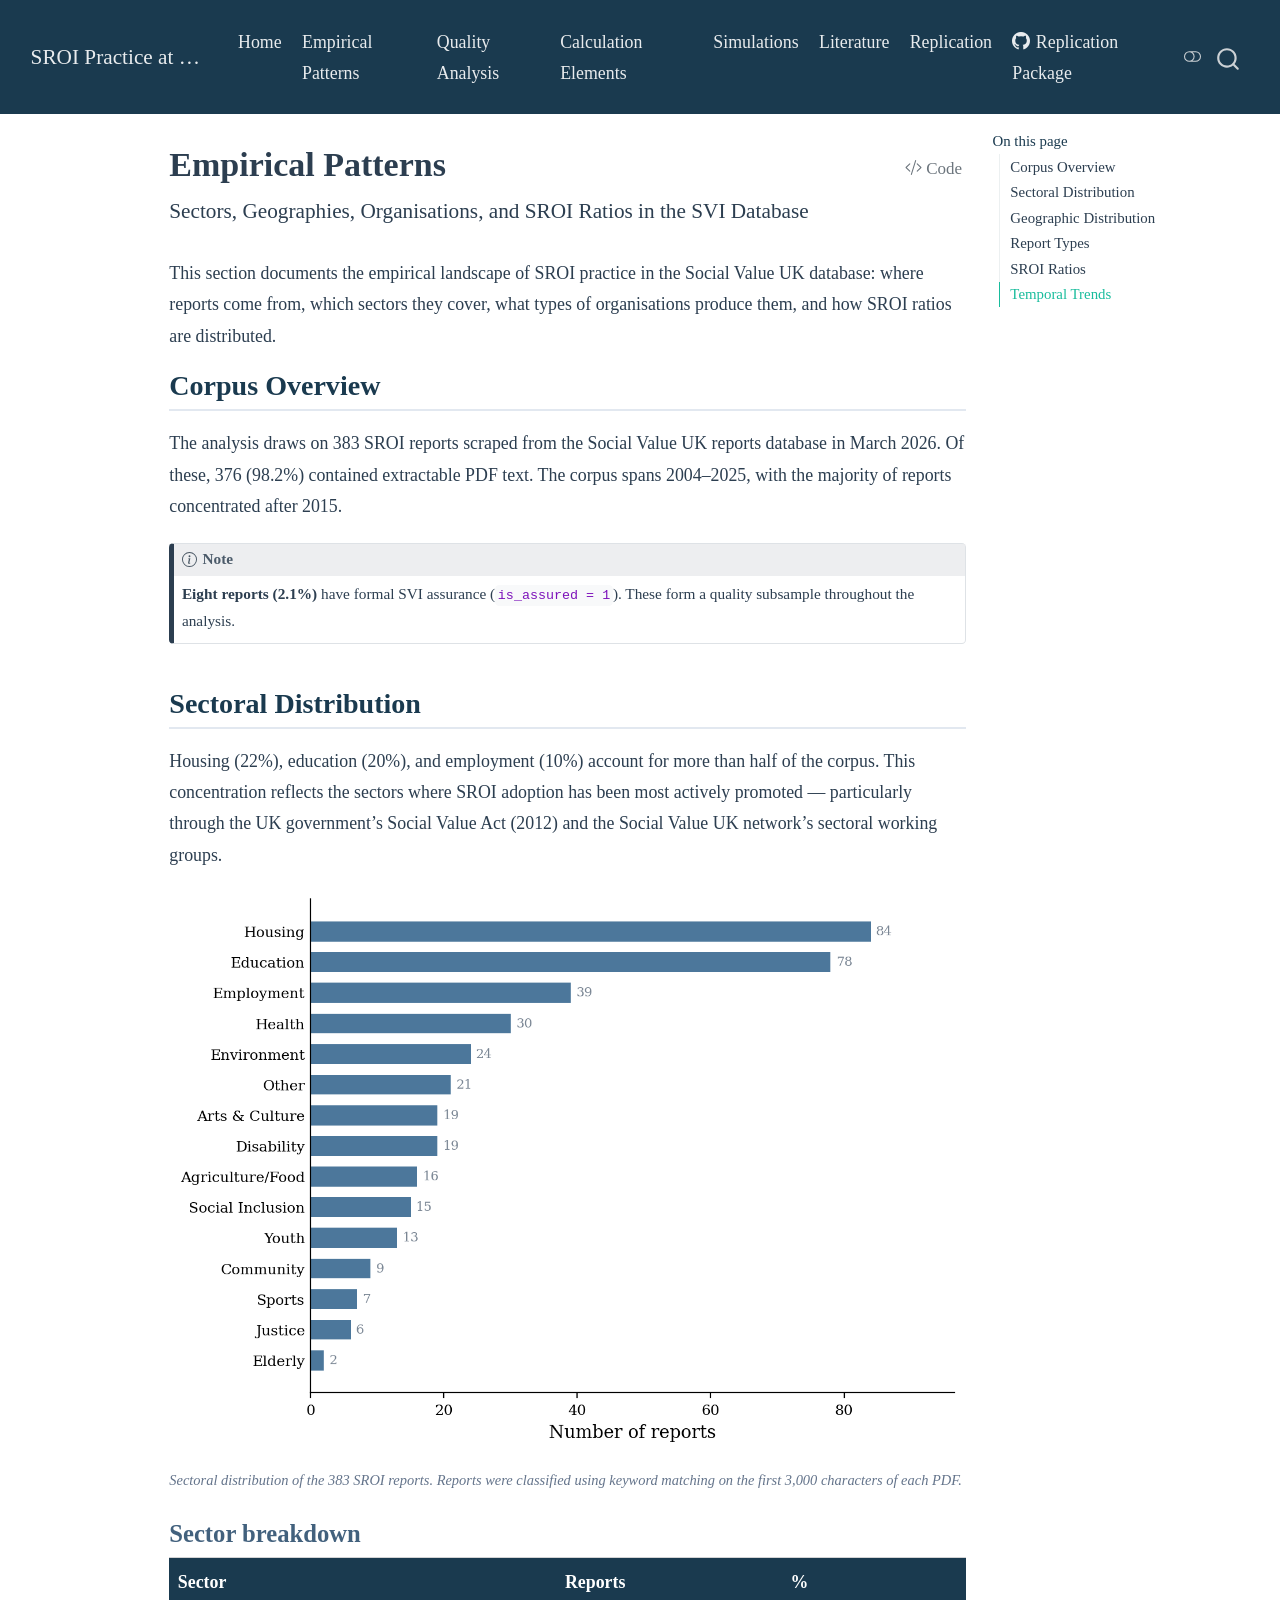
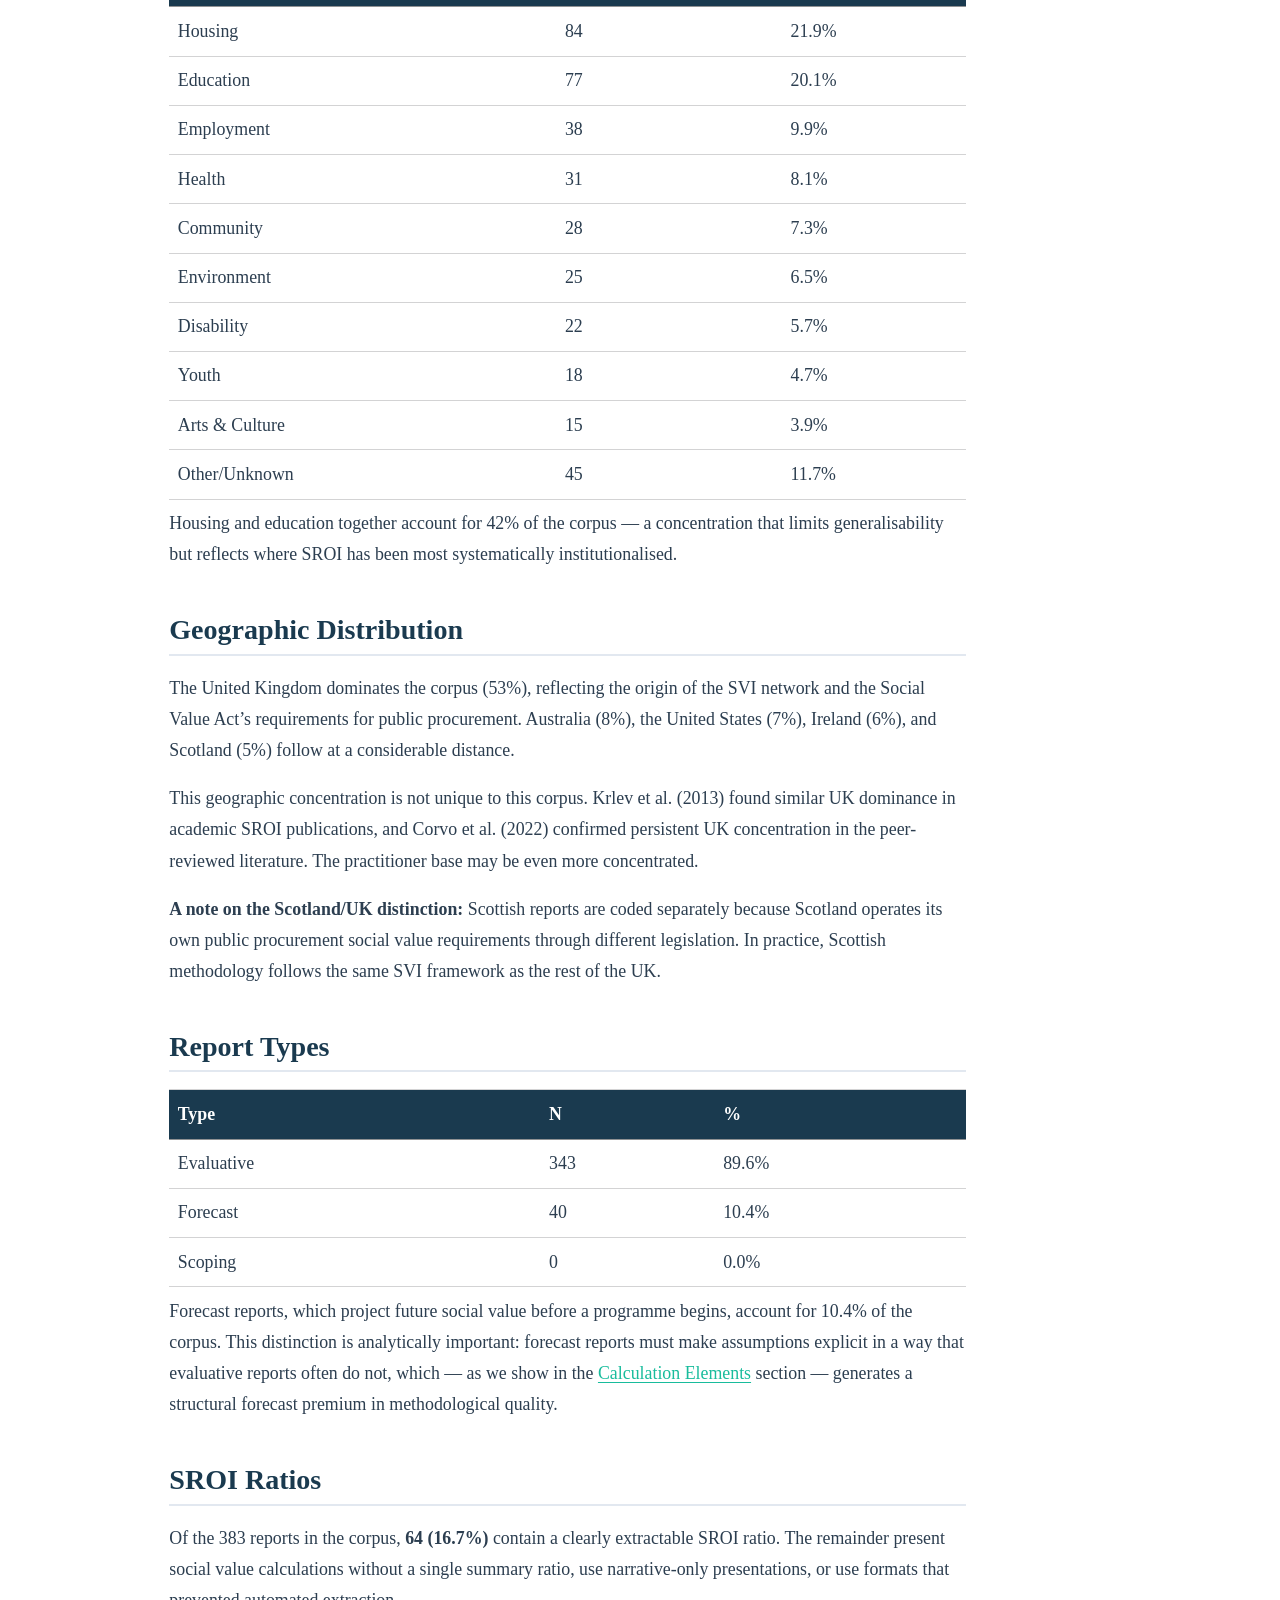
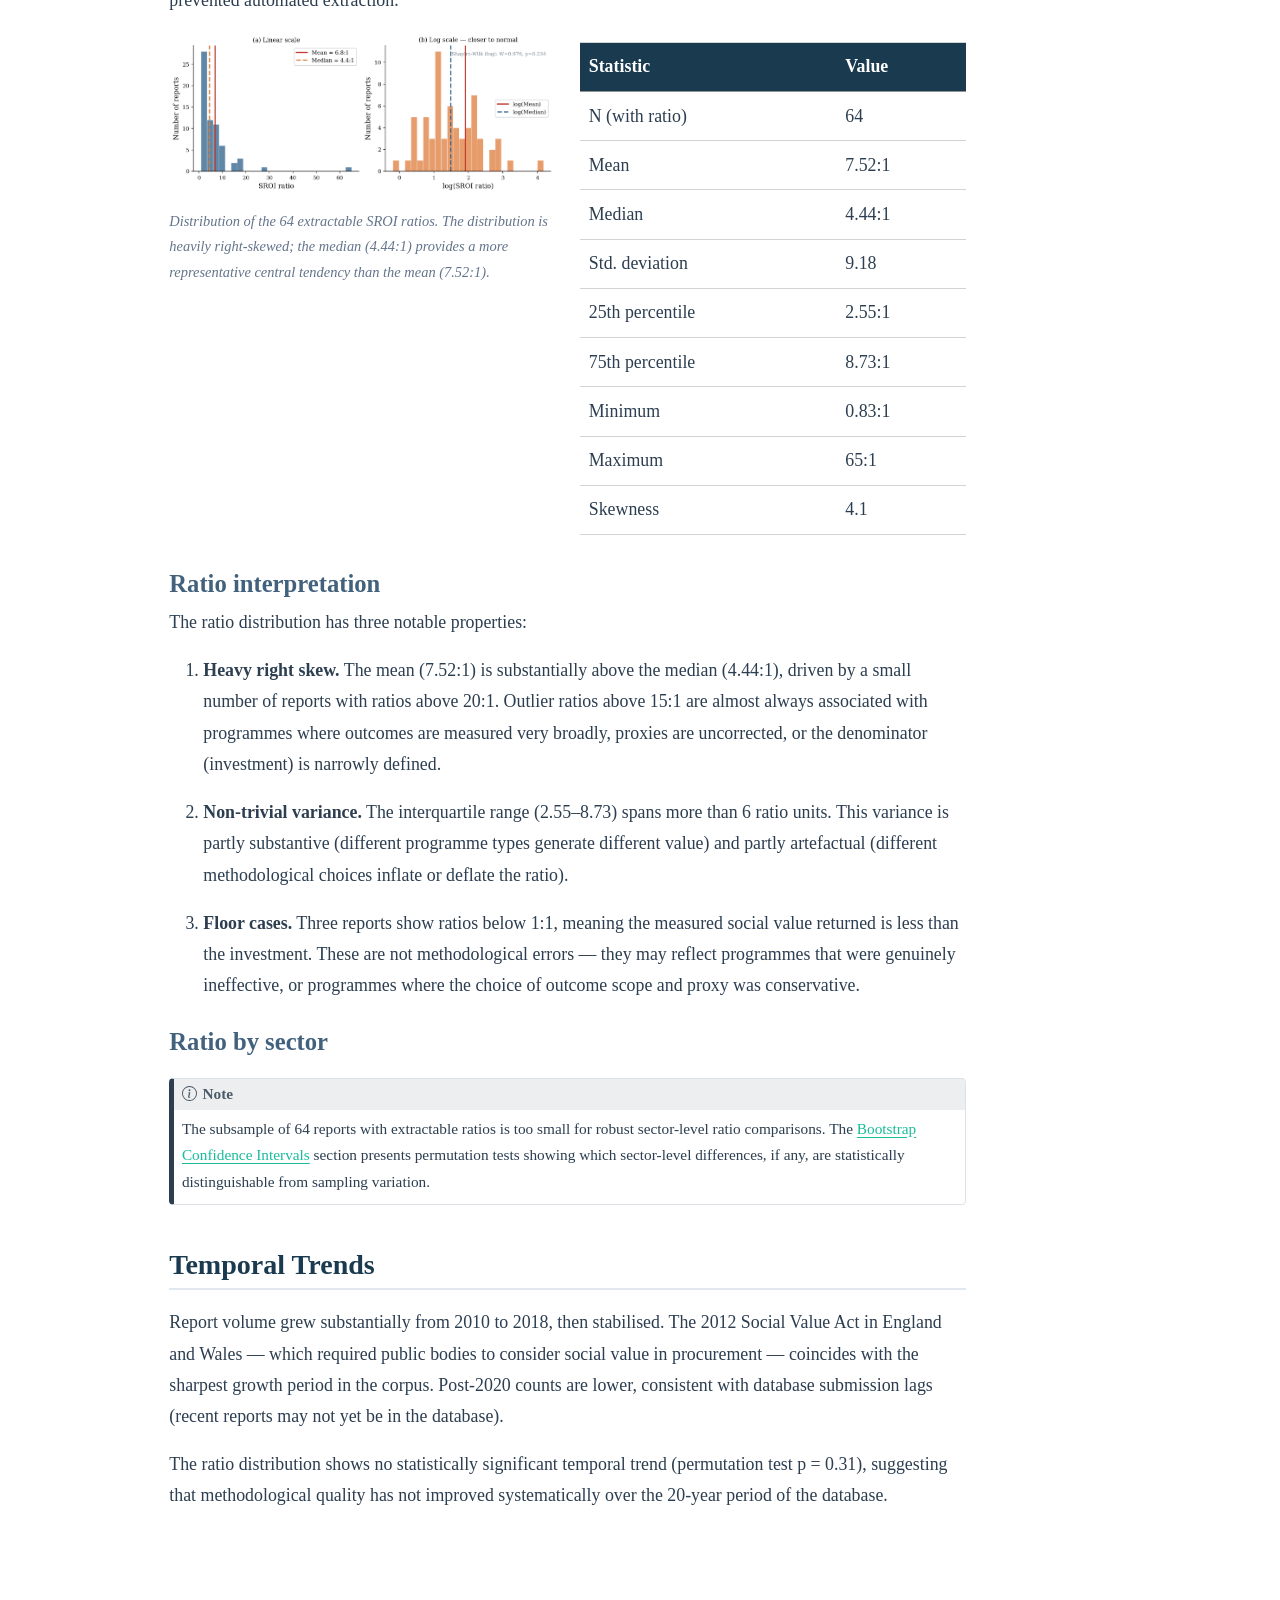
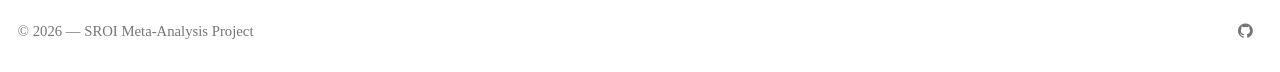
<file: www/docs/empirical.html>
<!DOCTYPE html>
<html xmlns="http://www.w3.org/1999/xhtml" lang="en" xml:lang="en"><head>

<meta charset="utf-8">
<meta name="generator" content="quarto-1.7.34">

<meta name="viewport" content="width=device-width, initial-scale=1.0, user-scalable=yes">


<title>Empirical Patterns – SROI Practice at Scale</title>
<style>
code{white-space: pre-wrap;}
span.smallcaps{font-variant: small-caps;}
div.columns{display: flex; gap: min(4vw, 1.5em);}
div.column{flex: auto; overflow-x: auto;}
div.hanging-indent{margin-left: 1.5em; text-indent: -1.5em;}
ul.task-list{list-style: none;}
ul.task-list li input[type="checkbox"] {
  width: 0.8em;
  margin: 0 0.8em 0.2em -1em; /* quarto-specific, see https://github.com/quarto-dev/quarto-cli/issues/4556 */ 
  vertical-align: middle;
}
/* CSS for syntax highlighting */
html { -webkit-text-size-adjust: 100%; }
pre > code.sourceCode { white-space: pre; position: relative; }
pre > code.sourceCode > span { display: inline-block; line-height: 1.25; }
pre > code.sourceCode > span:empty { height: 1.2em; }
.sourceCode { overflow: visible; }
code.sourceCode > span { color: inherit; text-decoration: inherit; }
div.sourceCode { margin: 1em 0; }
pre.sourceCode { margin: 0; }
@media screen {
div.sourceCode { overflow: auto; }
}
@media print {
pre > code.sourceCode { white-space: pre-wrap; }
pre > code.sourceCode > span { text-indent: -5em; padding-left: 5em; }
}
pre.numberSource code
  { counter-reset: source-line 0; }
pre.numberSource code > span
  { position: relative; left: -4em; counter-increment: source-line; }
pre.numberSource code > span > a:first-child::before
  { content: counter(source-line);
    position: relative; left: -1em; text-align: right; vertical-align: baseline;
    border: none; display: inline-block;
    -webkit-touch-callout: none; -webkit-user-select: none;
    -khtml-user-select: none; -moz-user-select: none;
    -ms-user-select: none; user-select: none;
    padding: 0 4px; width: 4em;
  }
pre.numberSource { margin-left: 3em;  padding-left: 4px; }
div.sourceCode
  {   }
@media screen {
pre > code.sourceCode > span > a:first-child::before { text-decoration: underline; }
}
</style>


<script src="site_libs/quarto-nav/quarto-nav.js"></script>
<script src="site_libs/quarto-nav/headroom.min.js"></script>
<script src="site_libs/clipboard/clipboard.min.js"></script>
<script src="site_libs/quarto-search/autocomplete.umd.js"></script>
<script src="site_libs/quarto-search/fuse.min.js"></script>
<script src="site_libs/quarto-search/quarto-search.js"></script>
<meta name="quarto:offset" content="./">
<link href="./figures/fig1_sector_distribution.png" rel="icon" type="image/png">
<script src="site_libs/quarto-html/quarto.js" type="module"></script>
<script src="site_libs/quarto-html/tabsets/tabsets.js" type="module"></script>
<script src="site_libs/quarto-html/popper.min.js"></script>
<script src="site_libs/quarto-html/tippy.umd.min.js"></script>
<script src="site_libs/quarto-html/anchor.min.js"></script>
<link href="site_libs/quarto-html/tippy.css" rel="stylesheet">
<link href="site_libs/quarto-html/quarto-syntax-highlighting-9582434199d49cc9e91654cdeeb4866b.css" rel="stylesheet" class="quarto-color-scheme" id="quarto-text-highlighting-styles">
<link href="site_libs/quarto-html/quarto-syntax-highlighting-dark-8dcd8563ea6803ab7cbb3d71ca5772e1.css" rel="stylesheet" class="quarto-color-scheme quarto-color-alternate" id="quarto-text-highlighting-styles">
<link href="site_libs/quarto-html/quarto-syntax-highlighting-9582434199d49cc9e91654cdeeb4866b.css" rel="stylesheet" class="quarto-color-scheme-extra" id="quarto-text-highlighting-styles">
<script src="site_libs/bootstrap/bootstrap.min.js"></script>
<link href="site_libs/bootstrap/bootstrap-icons.css" rel="stylesheet">
<link href="site_libs/bootstrap/bootstrap-93e433daa20d3a4f024ae45a6f5dc548.min.css" rel="stylesheet" append-hash="true" class="quarto-color-scheme" id="quarto-bootstrap" data-mode="light">
<link href="site_libs/bootstrap/bootstrap-dark-053784e53ace314977639f9da3f86154.min.css" rel="stylesheet" append-hash="true" class="quarto-color-scheme quarto-color-alternate" id="quarto-bootstrap" data-mode="dark">
<link href="site_libs/bootstrap/bootstrap-93e433daa20d3a4f024ae45a6f5dc548.min.css" rel="stylesheet" append-hash="true" class="quarto-color-scheme-extra" id="quarto-bootstrap" data-mode="light">
<script id="quarto-search-options" type="application/json">{
  "location": "navbar",
  "copy-button": false,
  "collapse-after": 3,
  "panel-placement": "end",
  "type": "overlay",
  "limit": 50,
  "keyboard-shortcut": [
    "f",
    "/",
    "s"
  ],
  "show-item-context": false,
  "language": {
    "search-no-results-text": "No results",
    "search-matching-documents-text": "matching documents",
    "search-copy-link-title": "Copy link to search",
    "search-hide-matches-text": "Hide additional matches",
    "search-more-match-text": "more match in this document",
    "search-more-matches-text": "more matches in this document",
    "search-clear-button-title": "Clear",
    "search-text-placeholder": "",
    "search-detached-cancel-button-title": "Cancel",
    "search-submit-button-title": "Submit",
    "search-label": "Search"
  }
}</script>
<style>html{ scroll-behavior: smooth; }</style>


<link rel="stylesheet" href="styles.css">
</head>

<body class="nav-fixed quarto-light"><script id="quarto-html-before-body" type="application/javascript">
    const toggleBodyColorMode = (bsSheetEl) => {
      const mode = bsSheetEl.getAttribute("data-mode");
      const bodyEl = window.document.querySelector("body");
      if (mode === "dark") {
        bodyEl.classList.add("quarto-dark");
        bodyEl.classList.remove("quarto-light");
      } else {
        bodyEl.classList.add("quarto-light");
        bodyEl.classList.remove("quarto-dark");
      }
    }
    const toggleBodyColorPrimary = () => {
      const bsSheetEl = window.document.querySelector("link#quarto-bootstrap:not([rel=disabled-stylesheet])");
      if (bsSheetEl) {
        toggleBodyColorMode(bsSheetEl);
      }
    }
    const setColorSchemeToggle = (alternate) => {
      const toggles = window.document.querySelectorAll('.quarto-color-scheme-toggle');
      for (let i=0; i < toggles.length; i++) {
        const toggle = toggles[i];
        if (toggle) {
          if (alternate) {
            toggle.classList.add("alternate");
          } else {
            toggle.classList.remove("alternate");
          }
        }
      }
    };
    const toggleColorMode = (alternate) => {
      // Switch the stylesheets
      const primaryStylesheets = window.document.querySelectorAll('link.quarto-color-scheme:not(.quarto-color-alternate)');
      const alternateStylesheets = window.document.querySelectorAll('link.quarto-color-scheme.quarto-color-alternate');
      manageTransitions('#quarto-margin-sidebar .nav-link', false);
      if (alternate) {
        // note: dark is layered on light, we don't disable primary!
        enableStylesheet(alternateStylesheets);
        for (const sheetNode of alternateStylesheets) {
          if (sheetNode.id === "quarto-bootstrap") {
            toggleBodyColorMode(sheetNode);
          }
        }
      } else {
        disableStylesheet(alternateStylesheets);
        enableStylesheet(primaryStylesheets)
        toggleBodyColorPrimary();
      }
      manageTransitions('#quarto-margin-sidebar .nav-link', true);
      // Switch the toggles
      setColorSchemeToggle(alternate)
      // Hack to workaround the fact that safari doesn't
      // properly recolor the scrollbar when toggling (#1455)
      if (navigator.userAgent.indexOf('Safari') > 0 && navigator.userAgent.indexOf('Chrome') == -1) {
        manageTransitions("body", false);
        window.scrollTo(0, 1);
        setTimeout(() => {
          window.scrollTo(0, 0);
          manageTransitions("body", true);
        }, 40);
      }
    }
    const disableStylesheet = (stylesheets) => {
      for (let i=0; i < stylesheets.length; i++) {
        const stylesheet = stylesheets[i];
        stylesheet.rel = 'disabled-stylesheet';
      }
    }
    const enableStylesheet = (stylesheets) => {
      for (let i=0; i < stylesheets.length; i++) {
        const stylesheet = stylesheets[i];
        if(stylesheet.rel !== 'stylesheet') { // for Chrome, which will still FOUC without this check
          stylesheet.rel = 'stylesheet';
        }
      }
    }
    const manageTransitions = (selector, allowTransitions) => {
      const els = window.document.querySelectorAll(selector);
      for (let i=0; i < els.length; i++) {
        const el = els[i];
        if (allowTransitions) {
          el.classList.remove('notransition');
        } else {
          el.classList.add('notransition');
        }
      }
    }
    const isFileUrl = () => {
      return window.location.protocol === 'file:';
    }
    const hasAlternateSentinel = () => {
      let styleSentinel = getColorSchemeSentinel();
      if (styleSentinel !== null) {
        return styleSentinel === "alternate";
      } else {
        return false;
      }
    }
    const setStyleSentinel = (alternate) => {
      const value = alternate ? "alternate" : "default";
      if (!isFileUrl()) {
        window.localStorage.setItem("quarto-color-scheme", value);
      } else {
        localAlternateSentinel = value;
      }
    }
    const getColorSchemeSentinel = () => {
      if (!isFileUrl()) {
        const storageValue = window.localStorage.getItem("quarto-color-scheme");
        return storageValue != null ? storageValue : localAlternateSentinel;
      } else {
        return localAlternateSentinel;
      }
    }
    const toggleGiscusIfUsed = (isAlternate, darkModeDefault) => {
      const baseTheme = document.querySelector('#giscus-base-theme')?.value ?? 'light';
      const alternateTheme = document.querySelector('#giscus-alt-theme')?.value ?? 'dark';
      let newTheme = '';
      if(authorPrefersDark) {
        newTheme = isAlternate ? baseTheme : alternateTheme;
      } else {
        newTheme = isAlternate ? alternateTheme : baseTheme;
      }
      const changeGiscusTheme = () => {
        // From: https://github.com/giscus/giscus/issues/336
        const sendMessage = (message) => {
          const iframe = document.querySelector('iframe.giscus-frame');
          if (!iframe) return;
          iframe.contentWindow.postMessage({ giscus: message }, 'https://giscus.app');
        }
        sendMessage({
          setConfig: {
            theme: newTheme
          }
        });
      }
      const isGiscussLoaded = window.document.querySelector('iframe.giscus-frame') !== null;
      if (isGiscussLoaded) {
        changeGiscusTheme();
      }
    };
    const authorPrefersDark = false;
    const darkModeDefault = authorPrefersDark;
      document.querySelector('link#quarto-text-highlighting-styles.quarto-color-scheme-extra').rel = 'disabled-stylesheet';
      document.querySelector('link#quarto-bootstrap.quarto-color-scheme-extra').rel = 'disabled-stylesheet';
    let localAlternateSentinel = darkModeDefault ? 'alternate' : 'default';
    // Dark / light mode switch
    window.quartoToggleColorScheme = () => {
      // Read the current dark / light value
      let toAlternate = !hasAlternateSentinel();
      toggleColorMode(toAlternate);
      setStyleSentinel(toAlternate);
      toggleGiscusIfUsed(toAlternate, darkModeDefault);
      window.dispatchEvent(new Event('resize'));
    };
    // Switch to dark mode if need be
    if (hasAlternateSentinel()) {
      toggleColorMode(true);
    } else {
      toggleColorMode(false);
    }
  </script>

<div id="quarto-search-results"></div>
  <header id="quarto-header" class="headroom fixed-top">
    <nav class="navbar navbar-expand-lg " data-bs-theme="dark">
      <div class="navbar-container container-fluid">
      <div class="navbar-brand-container mx-auto">
    <a class="navbar-brand" href="./index.html">
    <span class="navbar-title">SROI Practice at Scale</span>
    </a>
  </div>
            <div id="quarto-search" class="" title="Search"></div>
          <button class="navbar-toggler" type="button" data-bs-toggle="collapse" data-bs-target="#navbarCollapse" aria-controls="navbarCollapse" role="menu" aria-expanded="false" aria-label="Toggle navigation" onclick="if (window.quartoToggleHeadroom) { window.quartoToggleHeadroom(); }">
  <span class="navbar-toggler-icon"></span>
</button>
          <div class="collapse navbar-collapse" id="navbarCollapse">
            <ul class="navbar-nav navbar-nav-scroll me-auto">
  <li class="nav-item">
    <a class="nav-link" href="./index.html"> 
<span class="menu-text">Home</span></a>
  </li>  
  <li class="nav-item">
    <a class="nav-link active" href="./empirical.html" aria-current="page"> 
<span class="menu-text">Empirical Patterns</span></a>
  </li>  
  <li class="nav-item">
    <a class="nav-link" href="./quality.html"> 
<span class="menu-text">Quality Analysis</span></a>
  </li>  
  <li class="nav-item">
    <a class="nav-link" href="./factors.html"> 
<span class="menu-text">Calculation Elements</span></a>
  </li>  
  <li class="nav-item">
    <a class="nav-link" href="./simulations.html"> 
<span class="menu-text">Simulations</span></a>
  </li>  
  <li class="nav-item">
    <a class="nav-link" href="./literature.html"> 
<span class="menu-text">Literature</span></a>
  </li>  
  <li class="nav-item">
    <a class="nav-link" href="./replication.html"> 
<span class="menu-text">Replication</span></a>
  </li>  
</ul>
            <ul class="navbar-nav navbar-nav-scroll ms-auto">
  <li class="nav-item">
    <a class="nav-link" href="https://github.com/jcmunoz-eafit/2026_sroi"> <i class="bi bi-github" role="img">
</i> 
<span class="menu-text">Replication Package</span></a>
  </li>  
</ul>
          </div> <!-- /navcollapse -->
            <div class="quarto-navbar-tools">
  <a href="" class="quarto-color-scheme-toggle quarto-navigation-tool  px-1" onclick="window.quartoToggleColorScheme(); return false;" title="Toggle dark mode"><i class="bi"></i></a>
</div>
      </div> <!-- /container-fluid -->
    </nav>
</header>
<!-- content -->
<div id="quarto-content" class="quarto-container page-columns page-rows-contents page-layout-article page-navbar">
<!-- sidebar -->
<!-- margin-sidebar -->
    <div id="quarto-margin-sidebar" class="sidebar margin-sidebar">
        <nav id="TOC" role="doc-toc" class="toc-active">
    <h2 id="toc-title">On this page</h2>
   
  <ul>
  <li><a href="#corpus-overview" id="toc-corpus-overview" class="nav-link active" data-scroll-target="#corpus-overview">Corpus Overview</a></li>
  <li><a href="#sectoral-distribution" id="toc-sectoral-distribution" class="nav-link" data-scroll-target="#sectoral-distribution">Sectoral Distribution</a>
  <ul class="collapse">
  <li><a href="#sector-breakdown" id="toc-sector-breakdown" class="nav-link" data-scroll-target="#sector-breakdown">Sector breakdown</a></li>
  </ul></li>
  <li><a href="#geographic-distribution" id="toc-geographic-distribution" class="nav-link" data-scroll-target="#geographic-distribution">Geographic Distribution</a></li>
  <li><a href="#report-types" id="toc-report-types" class="nav-link" data-scroll-target="#report-types">Report Types</a></li>
  <li><a href="#sroi-ratios" id="toc-sroi-ratios" class="nav-link" data-scroll-target="#sroi-ratios">SROI Ratios</a>
  <ul class="collapse">
  <li><a href="#ratio-interpretation" id="toc-ratio-interpretation" class="nav-link" data-scroll-target="#ratio-interpretation">Ratio interpretation</a></li>
  <li><a href="#ratio-by-sector" id="toc-ratio-by-sector" class="nav-link" data-scroll-target="#ratio-by-sector">Ratio by sector</a></li>
  </ul></li>
  <li><a href="#temporal-trends" id="toc-temporal-trends" class="nav-link" data-scroll-target="#temporal-trends">Temporal Trends</a></li>
  </ul>
</nav>
    </div>
<!-- main -->
<main class="content" id="quarto-document-content">


<header id="title-block-header" class="quarto-title-block default">
<div class="quarto-title">
<div class="quarto-title-block"><div><h1 class="title">Empirical Patterns</h1><button type="button" class="btn code-tools-button" id="quarto-code-tools-source"><i class="bi"></i> Code</button></div></div>
<p class="subtitle lead">Sectors, Geographies, Organisations, and SROI Ratios in the SVI Database</p>
</div>



<div class="quarto-title-meta">

    
  
    
  </div>
  


</header>


<p>This section documents the empirical landscape of SROI practice in the Social Value UK database: where reports come from, which sectors they cover, what types of organisations produce them, and how SROI ratios are distributed.</p>
<section id="corpus-overview" class="level2">
<h2 class="anchored" data-anchor-id="corpus-overview">Corpus Overview</h2>
<p>The analysis draws on 383 SROI reports scraped from the Social Value UK reports database in March 2026. Of these, 376 (98.2%) contained extractable PDF text. The corpus spans 2004–2025, with the majority of reports concentrated after 2015.</p>
<div class="callout callout-style-default callout-note callout-titled">
<div class="callout-header d-flex align-content-center">
<div class="callout-icon-container">
<i class="callout-icon"></i>
</div>
<div class="callout-title-container flex-fill">
Note
</div>
</div>
<div class="callout-body-container callout-body">
<p><strong>Eight reports (2.1%)</strong> have formal SVI assurance (<code>is_assured = 1</code>). These form a quality subsample throughout the analysis.</p>
</div>
</div>
</section>
<section id="sectoral-distribution" class="level2">
<h2 class="anchored" data-anchor-id="sectoral-distribution">Sectoral Distribution</h2>
<p>Housing (22%), education (20%), and employment (10%) account for more than half of the corpus. This concentration reflects the sectors where SROI adoption has been most actively promoted — particularly through the UK government’s Social Value Act (2012) and the Social Value UK network’s sectoral working groups.</p>
<div class="quarto-figure quarto-figure-center">
<figure class="figure">
<p><img src="figures/fig1_sector_distribution.png" class="img-fluid figure-img" alt="Bar chart showing sector distribution"></p>
<figcaption>Sectoral distribution of the 383 SROI reports. Reports were classified using keyword matching on the first 3,000 characters of each PDF.</figcaption>
</figure>
</div>
<section id="sector-breakdown" class="level3">
<h3 class="anchored" data-anchor-id="sector-breakdown">Sector breakdown</h3>
<table class="caption-top table">
<thead>
<tr class="header">
<th>Sector</th>
<th>Reports</th>
<th>%</th>
</tr>
</thead>
<tbody>
<tr class="odd">
<td>Housing</td>
<td>84</td>
<td>21.9%</td>
</tr>
<tr class="even">
<td>Education</td>
<td>77</td>
<td>20.1%</td>
</tr>
<tr class="odd">
<td>Employment</td>
<td>38</td>
<td>9.9%</td>
</tr>
<tr class="even">
<td>Health</td>
<td>31</td>
<td>8.1%</td>
</tr>
<tr class="odd">
<td>Community</td>
<td>28</td>
<td>7.3%</td>
</tr>
<tr class="even">
<td>Environment</td>
<td>25</td>
<td>6.5%</td>
</tr>
<tr class="odd">
<td>Disability</td>
<td>22</td>
<td>5.7%</td>
</tr>
<tr class="even">
<td>Youth</td>
<td>18</td>
<td>4.7%</td>
</tr>
<tr class="odd">
<td>Arts &amp; Culture</td>
<td>15</td>
<td>3.9%</td>
</tr>
<tr class="even">
<td>Other/Unknown</td>
<td>45</td>
<td>11.7%</td>
</tr>
</tbody>
</table>
<p>Housing and education together account for 42% of the corpus — a concentration that limits generalisability but reflects where SROI has been most systematically institutionalised.</p>
</section>
</section>
<section id="geographic-distribution" class="level2">
<h2 class="anchored" data-anchor-id="geographic-distribution">Geographic Distribution</h2>
<p>The United Kingdom dominates the corpus (53%), reflecting the origin of the SVI network and the Social Value Act’s requirements for public procurement. Australia (8%), the United States (7%), Ireland (6%), and Scotland (5%) follow at a considerable distance.</p>
<p>This geographic concentration is not unique to this corpus. Krlev et al.&nbsp;(2013) found similar UK dominance in academic SROI publications, and Corvo et al.&nbsp;(2022) confirmed persistent UK concentration in the peer-reviewed literature. The practitioner base may be even more concentrated.</p>
<p><strong>A note on the Scotland/UK distinction:</strong> Scottish reports are coded separately because Scotland operates its own public procurement social value requirements through different legislation. In practice, Scottish methodology follows the same SVI framework as the rest of the UK.</p>
</section>
<section id="report-types" class="level2">
<h2 class="anchored" data-anchor-id="report-types">Report Types</h2>
<table class="caption-top table">
<thead>
<tr class="header">
<th>Type</th>
<th>N</th>
<th>%</th>
</tr>
</thead>
<tbody>
<tr class="odd">
<td>Evaluative</td>
<td>343</td>
<td>89.6%</td>
</tr>
<tr class="even">
<td>Forecast</td>
<td>40</td>
<td>10.4%</td>
</tr>
<tr class="odd">
<td>Scoping</td>
<td>0</td>
<td>0.0%</td>
</tr>
</tbody>
</table>
<p>Forecast reports, which project future social value before a programme begins, account for 10.4% of the corpus. This distinction is analytically important: forecast reports must make assumptions explicit in a way that evaluative reports often do not, which — as we show in the <a href="./factors.html">Calculation Elements</a> section — generates a structural forecast premium in methodological quality.</p>
</section>
<section id="sroi-ratios" class="level2">
<h2 class="anchored" data-anchor-id="sroi-ratios">SROI Ratios</h2>
<p>Of the 383 reports in the corpus, <strong>64 (16.7%)</strong> contain a clearly extractable SROI ratio. The remainder present social value calculations without a single summary ratio, use narrative-only presentations, or use formats that prevented automated extraction.</p>
<div class="grid-2">
<div class="quarto-figure quarto-figure-center">
<figure class="figure">
<p><img src="figures/fig6_sroi_ratio_distribution.png" class="img-fluid figure-img"></p>
<figcaption>Distribution of the 64 extractable SROI ratios. The distribution is heavily right-skewed; the median (4.44:1) provides a more representative central tendency than the mean (7.52:1).</figcaption>
</figure>
</div>
<table class="caption-top table">
<thead>
<tr class="header">
<th>Statistic</th>
<th>Value</th>
</tr>
</thead>
<tbody>
<tr class="odd">
<td>N (with ratio)</td>
<td>64</td>
</tr>
<tr class="even">
<td>Mean</td>
<td>7.52:1</td>
</tr>
<tr class="odd">
<td>Median</td>
<td>4.44:1</td>
</tr>
<tr class="even">
<td>Std. deviation</td>
<td>9.18</td>
</tr>
<tr class="odd">
<td>25th percentile</td>
<td>2.55:1</td>
</tr>
<tr class="even">
<td>75th percentile</td>
<td>8.73:1</td>
</tr>
<tr class="odd">
<td>Minimum</td>
<td>0.83:1</td>
</tr>
<tr class="even">
<td>Maximum</td>
<td>65:1</td>
</tr>
<tr class="odd">
<td>Skewness</td>
<td>4.1</td>
</tr>
</tbody>
</table>
</div>
<section id="ratio-interpretation" class="level3">
<h3 class="anchored" data-anchor-id="ratio-interpretation">Ratio interpretation</h3>
<p>The ratio distribution has three notable properties:</p>
<ol type="1">
<li><p><strong>Heavy right skew.</strong> The mean (7.52:1) is substantially above the median (4.44:1), driven by a small number of reports with ratios above 20:1. Outlier ratios above 15:1 are almost always associated with programmes where outcomes are measured very broadly, proxies are uncorrected, or the denominator (investment) is narrowly defined.</p></li>
<li><p><strong>Non-trivial variance.</strong> The interquartile range (2.55–8.73) spans more than 6 ratio units. This variance is partly substantive (different programme types generate different value) and partly artefactual (different methodological choices inflate or deflate the ratio).</p></li>
<li><p><strong>Floor cases.</strong> Three reports show ratios below 1:1, meaning the measured social value returned is less than the investment. These are not methodological errors — they may reflect programmes that were genuinely ineffective, or programmes where the choice of outcome scope and proxy was conservative.</p></li>
</ol>
</section>
<section id="ratio-by-sector" class="level3">
<h3 class="anchored" data-anchor-id="ratio-by-sector">Ratio by sector</h3>
<div class="callout callout-style-default callout-note callout-titled">
<div class="callout-header d-flex align-content-center">
<div class="callout-icon-container">
<i class="callout-icon"></i>
</div>
<div class="callout-title-container flex-fill">
Note
</div>
</div>
<div class="callout-body-container callout-body">
<p>The subsample of 64 reports with extractable ratios is too small for robust sector-level ratio comparisons. The <a href="./simulations.html">Bootstrap Confidence Intervals</a> section presents permutation tests showing which sector-level differences, if any, are statistically distinguishable from sampling variation.</p>
</div>
</div>
</section>
</section>
<section id="temporal-trends" class="level2">
<h2 class="anchored" data-anchor-id="temporal-trends">Temporal Trends</h2>
<p>Report volume grew substantially from 2010 to 2018, then stabilised. The 2012 Social Value Act in England and Wales — which required public bodies to consider social value in procurement — coincides with the sharpest growth period in the corpus. Post-2020 counts are lower, consistent with database submission lags (recent reports may not yet be in the database).</p>
<p>The ratio distribution shows no statistically significant temporal trend (permutation test p = 0.31), suggesting that methodological quality has not improved systematically over the 20-year period of the database.</p>


<!-- -->

</section>

</main> <!-- /main -->
<script id="quarto-html-after-body" type="application/javascript">
  window.document.addEventListener("DOMContentLoaded", function (event) {
    // Ensure there is a toggle, if there isn't float one in the top right
    if (window.document.querySelector('.quarto-color-scheme-toggle') === null) {
      const a = window.document.createElement('a');
      a.classList.add('top-right');
      a.classList.add('quarto-color-scheme-toggle');
      a.href = "";
      a.onclick = function() { try { window.quartoToggleColorScheme(); } catch {} return false; };
      const i = window.document.createElement("i");
      i.classList.add('bi');
      a.appendChild(i);
      window.document.body.appendChild(a);
    }
    setColorSchemeToggle(hasAlternateSentinel())
    const icon = "";
    const anchorJS = new window.AnchorJS();
    anchorJS.options = {
      placement: 'right',
      icon: icon
    };
    anchorJS.add('.anchored');
    const isCodeAnnotation = (el) => {
      for (const clz of el.classList) {
        if (clz.startsWith('code-annotation-')) {                     
          return true;
        }
      }
      return false;
    }
    const onCopySuccess = function(e) {
      // button target
      const button = e.trigger;
      // don't keep focus
      button.blur();
      // flash "checked"
      button.classList.add('code-copy-button-checked');
      var currentTitle = button.getAttribute("title");
      button.setAttribute("title", "Copied!");
      let tooltip;
      if (window.bootstrap) {
        button.setAttribute("data-bs-toggle", "tooltip");
        button.setAttribute("data-bs-placement", "left");
        button.setAttribute("data-bs-title", "Copied!");
        tooltip = new bootstrap.Tooltip(button, 
          { trigger: "manual", 
            customClass: "code-copy-button-tooltip",
            offset: [0, -8]});
        tooltip.show();    
      }
      setTimeout(function() {
        if (tooltip) {
          tooltip.hide();
          button.removeAttribute("data-bs-title");
          button.removeAttribute("data-bs-toggle");
          button.removeAttribute("data-bs-placement");
        }
        button.setAttribute("title", currentTitle);
        button.classList.remove('code-copy-button-checked');
      }, 1000);
      // clear code selection
      e.clearSelection();
    }
    const getTextToCopy = function(trigger) {
        const codeEl = trigger.previousElementSibling.cloneNode(true);
        for (const childEl of codeEl.children) {
          if (isCodeAnnotation(childEl)) {
            childEl.remove();
          }
        }
        return codeEl.innerText;
    }
    const clipboard = new window.ClipboardJS('.code-copy-button:not([data-in-quarto-modal])', {
      text: getTextToCopy
    });
    clipboard.on('success', onCopySuccess);
    if (window.document.getElementById('quarto-embedded-source-code-modal')) {
      const clipboardModal = new window.ClipboardJS('.code-copy-button[data-in-quarto-modal]', {
        text: getTextToCopy,
        container: window.document.getElementById('quarto-embedded-source-code-modal')
      });
      clipboardModal.on('success', onCopySuccess);
    }
    const viewSource = window.document.getElementById('quarto-view-source') ||
                       window.document.getElementById('quarto-code-tools-source');
    if (viewSource) {
      const sourceUrl = viewSource.getAttribute("data-quarto-source-url");
      viewSource.addEventListener("click", function(e) {
        if (sourceUrl) {
          // rstudio viewer pane
          if (/\bcapabilities=\b/.test(window.location)) {
            window.open(sourceUrl);
          } else {
            window.location.href = sourceUrl;
          }
        } else {
          const modal = new bootstrap.Modal(document.getElementById('quarto-embedded-source-code-modal'));
          modal.show();
        }
        return false;
      });
    }
    function toggleCodeHandler(show) {
      return function(e) {
        const detailsSrc = window.document.querySelectorAll(".cell > details > .sourceCode");
        for (let i=0; i<detailsSrc.length; i++) {
          const details = detailsSrc[i].parentElement;
          if (show) {
            details.open = true;
          } else {
            details.removeAttribute("open");
          }
        }
        const cellCodeDivs = window.document.querySelectorAll(".cell > .sourceCode");
        const fromCls = show ? "hidden" : "unhidden";
        const toCls = show ? "unhidden" : "hidden";
        for (let i=0; i<cellCodeDivs.length; i++) {
          const codeDiv = cellCodeDivs[i];
          if (codeDiv.classList.contains(fromCls)) {
            codeDiv.classList.remove(fromCls);
            codeDiv.classList.add(toCls);
          } 
        }
        return false;
      }
    }
    const hideAllCode = window.document.getElementById("quarto-hide-all-code");
    if (hideAllCode) {
      hideAllCode.addEventListener("click", toggleCodeHandler(false));
    }
    const showAllCode = window.document.getElementById("quarto-show-all-code");
    if (showAllCode) {
      showAllCode.addEventListener("click", toggleCodeHandler(true));
    }
      var localhostRegex = new RegExp(/^(?:http|https):\/\/localhost\:?[0-9]*\//);
      var mailtoRegex = new RegExp(/^mailto:/);
        var filterRegex = new RegExp('/' + window.location.host + '/');
      var isInternal = (href) => {
          return filterRegex.test(href) || localhostRegex.test(href) || mailtoRegex.test(href);
      }
      // Inspect non-navigation links and adorn them if external
     var links = window.document.querySelectorAll('a[href]:not(.nav-link):not(.navbar-brand):not(.toc-action):not(.sidebar-link):not(.sidebar-item-toggle):not(.pagination-link):not(.no-external):not([aria-hidden]):not(.dropdown-item):not(.quarto-navigation-tool):not(.about-link)');
      for (var i=0; i<links.length; i++) {
        const link = links[i];
        if (!isInternal(link.href)) {
          // undo the damage that might have been done by quarto-nav.js in the case of
          // links that we want to consider external
          if (link.dataset.originalHref !== undefined) {
            link.href = link.dataset.originalHref;
          }
        }
      }
    function tippyHover(el, contentFn, onTriggerFn, onUntriggerFn) {
      const config = {
        allowHTML: true,
        maxWidth: 500,
        delay: 100,
        arrow: false,
        appendTo: function(el) {
            return el.parentElement;
        },
        interactive: true,
        interactiveBorder: 10,
        theme: 'quarto',
        placement: 'bottom-start',
      };
      if (contentFn) {
        config.content = contentFn;
      }
      if (onTriggerFn) {
        config.onTrigger = onTriggerFn;
      }
      if (onUntriggerFn) {
        config.onUntrigger = onUntriggerFn;
      }
      window.tippy(el, config); 
    }
    const noterefs = window.document.querySelectorAll('a[role="doc-noteref"]');
    for (var i=0; i<noterefs.length; i++) {
      const ref = noterefs[i];
      tippyHover(ref, function() {
        // use id or data attribute instead here
        let href = ref.getAttribute('data-footnote-href') || ref.getAttribute('href');
        try { href = new URL(href).hash; } catch {}
        const id = href.replace(/^#\/?/, "");
        const note = window.document.getElementById(id);
        if (note) {
          return note.innerHTML;
        } else {
          return "";
        }
      });
    }
    const xrefs = window.document.querySelectorAll('a.quarto-xref');
    const processXRef = (id, note) => {
      // Strip column container classes
      const stripColumnClz = (el) => {
        el.classList.remove("page-full", "page-columns");
        if (el.children) {
          for (const child of el.children) {
            stripColumnClz(child);
          }
        }
      }
      stripColumnClz(note)
      if (id === null || id.startsWith('sec-')) {
        // Special case sections, only their first couple elements
        const container = document.createElement("div");
        if (note.children && note.children.length > 2) {
          container.appendChild(note.children[0].cloneNode(true));
          for (let i = 1; i < note.children.length; i++) {
            const child = note.children[i];
            if (child.tagName === "P" && child.innerText === "") {
              continue;
            } else {
              container.appendChild(child.cloneNode(true));
              break;
            }
          }
          if (window.Quarto?.typesetMath) {
            window.Quarto.typesetMath(container);
          }
          return container.innerHTML
        } else {
          if (window.Quarto?.typesetMath) {
            window.Quarto.typesetMath(note);
          }
          return note.innerHTML;
        }
      } else {
        // Remove any anchor links if they are present
        const anchorLink = note.querySelector('a.anchorjs-link');
        if (anchorLink) {
          anchorLink.remove();
        }
        if (window.Quarto?.typesetMath) {
          window.Quarto.typesetMath(note);
        }
        if (note.classList.contains("callout")) {
          return note.outerHTML;
        } else {
          return note.innerHTML;
        }
      }
    }
    for (var i=0; i<xrefs.length; i++) {
      const xref = xrefs[i];
      tippyHover(xref, undefined, function(instance) {
        instance.disable();
        let url = xref.getAttribute('href');
        let hash = undefined; 
        if (url.startsWith('#')) {
          hash = url;
        } else {
          try { hash = new URL(url).hash; } catch {}
        }
        if (hash) {
          const id = hash.replace(/^#\/?/, "");
          const note = window.document.getElementById(id);
          if (note !== null) {
            try {
              const html = processXRef(id, note.cloneNode(true));
              instance.setContent(html);
            } finally {
              instance.enable();
              instance.show();
            }
          } else {
            // See if we can fetch this
            fetch(url.split('#')[0])
            .then(res => res.text())
            .then(html => {
              const parser = new DOMParser();
              const htmlDoc = parser.parseFromString(html, "text/html");
              const note = htmlDoc.getElementById(id);
              if (note !== null) {
                const html = processXRef(id, note);
                instance.setContent(html);
              } 
            }).finally(() => {
              instance.enable();
              instance.show();
            });
          }
        } else {
          // See if we can fetch a full url (with no hash to target)
          // This is a special case and we should probably do some content thinning / targeting
          fetch(url)
          .then(res => res.text())
          .then(html => {
            const parser = new DOMParser();
            const htmlDoc = parser.parseFromString(html, "text/html");
            const note = htmlDoc.querySelector('main.content');
            if (note !== null) {
              // This should only happen for chapter cross references
              // (since there is no id in the URL)
              // remove the first header
              if (note.children.length > 0 && note.children[0].tagName === "HEADER") {
                note.children[0].remove();
              }
              const html = processXRef(null, note);
              instance.setContent(html);
            } 
          }).finally(() => {
            instance.enable();
            instance.show();
          });
        }
      }, function(instance) {
      });
    }
        let selectedAnnoteEl;
        const selectorForAnnotation = ( cell, annotation) => {
          let cellAttr = 'data-code-cell="' + cell + '"';
          let lineAttr = 'data-code-annotation="' +  annotation + '"';
          const selector = 'span[' + cellAttr + '][' + lineAttr + ']';
          return selector;
        }
        const selectCodeLines = (annoteEl) => {
          const doc = window.document;
          const targetCell = annoteEl.getAttribute("data-target-cell");
          const targetAnnotation = annoteEl.getAttribute("data-target-annotation");
          const annoteSpan = window.document.querySelector(selectorForAnnotation(targetCell, targetAnnotation));
          const lines = annoteSpan.getAttribute("data-code-lines").split(",");
          const lineIds = lines.map((line) => {
            return targetCell + "-" + line;
          })
          let top = null;
          let height = null;
          let parent = null;
          if (lineIds.length > 0) {
              //compute the position of the single el (top and bottom and make a div)
              const el = window.document.getElementById(lineIds[0]);
              top = el.offsetTop;
              height = el.offsetHeight;
              parent = el.parentElement.parentElement;
            if (lineIds.length > 1) {
              const lastEl = window.document.getElementById(lineIds[lineIds.length - 1]);
              const bottom = lastEl.offsetTop + lastEl.offsetHeight;
              height = bottom - top;
            }
            if (top !== null && height !== null && parent !== null) {
              // cook up a div (if necessary) and position it 
              let div = window.document.getElementById("code-annotation-line-highlight");
              if (div === null) {
                div = window.document.createElement("div");
                div.setAttribute("id", "code-annotation-line-highlight");
                div.style.position = 'absolute';
                parent.appendChild(div);
              }
              div.style.top = top - 2 + "px";
              div.style.height = height + 4 + "px";
              div.style.left = 0;
              let gutterDiv = window.document.getElementById("code-annotation-line-highlight-gutter");
              if (gutterDiv === null) {
                gutterDiv = window.document.createElement("div");
                gutterDiv.setAttribute("id", "code-annotation-line-highlight-gutter");
                gutterDiv.style.position = 'absolute';
                const codeCell = window.document.getElementById(targetCell);
                const gutter = codeCell.querySelector('.code-annotation-gutter');
                gutter.appendChild(gutterDiv);
              }
              gutterDiv.style.top = top - 2 + "px";
              gutterDiv.style.height = height + 4 + "px";
            }
            selectedAnnoteEl = annoteEl;
          }
        };
        const unselectCodeLines = () => {
          const elementsIds = ["code-annotation-line-highlight", "code-annotation-line-highlight-gutter"];
          elementsIds.forEach((elId) => {
            const div = window.document.getElementById(elId);
            if (div) {
              div.remove();
            }
          });
          selectedAnnoteEl = undefined;
        };
          // Handle positioning of the toggle
      window.addEventListener(
        "resize",
        throttle(() => {
          elRect = undefined;
          if (selectedAnnoteEl) {
            selectCodeLines(selectedAnnoteEl);
          }
        }, 10)
      );
      function throttle(fn, ms) {
      let throttle = false;
      let timer;
        return (...args) => {
          if(!throttle) { // first call gets through
              fn.apply(this, args);
              throttle = true;
          } else { // all the others get throttled
              if(timer) clearTimeout(timer); // cancel #2
              timer = setTimeout(() => {
                fn.apply(this, args);
                timer = throttle = false;
              }, ms);
          }
        };
      }
        // Attach click handler to the DT
        const annoteDls = window.document.querySelectorAll('dt[data-target-cell]');
        for (const annoteDlNode of annoteDls) {
          annoteDlNode.addEventListener('click', (event) => {
            const clickedEl = event.target;
            if (clickedEl !== selectedAnnoteEl) {
              unselectCodeLines();
              const activeEl = window.document.querySelector('dt[data-target-cell].code-annotation-active');
              if (activeEl) {
                activeEl.classList.remove('code-annotation-active');
              }
              selectCodeLines(clickedEl);
              clickedEl.classList.add('code-annotation-active');
            } else {
              // Unselect the line
              unselectCodeLines();
              clickedEl.classList.remove('code-annotation-active');
            }
          });
        }
    const findCites = (el) => {
      const parentEl = el.parentElement;
      if (parentEl) {
        const cites = parentEl.dataset.cites;
        if (cites) {
          return {
            el,
            cites: cites.split(' ')
          };
        } else {
          return findCites(el.parentElement)
        }
      } else {
        return undefined;
      }
    };
    var bibliorefs = window.document.querySelectorAll('a[role="doc-biblioref"]');
    for (var i=0; i<bibliorefs.length; i++) {
      const ref = bibliorefs[i];
      const citeInfo = findCites(ref);
      if (citeInfo) {
        tippyHover(citeInfo.el, function() {
          var popup = window.document.createElement('div');
          citeInfo.cites.forEach(function(cite) {
            var citeDiv = window.document.createElement('div');
            citeDiv.classList.add('hanging-indent');
            citeDiv.classList.add('csl-entry');
            var biblioDiv = window.document.getElementById('ref-' + cite);
            if (biblioDiv) {
              citeDiv.innerHTML = biblioDiv.innerHTML;
            }
            popup.appendChild(citeDiv);
          });
          return popup.innerHTML;
        });
      }
    }
  });
  </script><div class="modal fade" id="quarto-embedded-source-code-modal" tabindex="-1" aria-labelledby="quarto-embedded-source-code-modal-label" aria-hidden="true"><div class="modal-dialog modal-dialog-scrollable"><div class="modal-content"><div class="modal-header"><h5 class="modal-title" id="quarto-embedded-source-code-modal-label">Source Code</h5><button class="btn-close" data-bs-dismiss="modal"></button></div><div class="modal-body"><div class="">
<div class="sourceCode" id="cb1" data-shortcodes="false"><pre class="sourceCode markdown code-with-copy"><code class="sourceCode markdown"><span id="cb1-1"><a href="#cb1-1" aria-hidden="true" tabindex="-1"></a><span class="co">---</span></span>
<span id="cb1-2"><a href="#cb1-2" aria-hidden="true" tabindex="-1"></a><span class="an">title:</span><span class="co"> "Empirical Patterns"</span></span>
<span id="cb1-3"><a href="#cb1-3" aria-hidden="true" tabindex="-1"></a><span class="an">subtitle:</span><span class="co"> "Sectors, Geographies, Organisations, and SROI Ratios in the SVI Database"</span></span>
<span id="cb1-4"><a href="#cb1-4" aria-hidden="true" tabindex="-1"></a><span class="co">---</span></span>
<span id="cb1-5"><a href="#cb1-5" aria-hidden="true" tabindex="-1"></a></span>
<span id="cb1-6"><a href="#cb1-6" aria-hidden="true" tabindex="-1"></a>This section documents the empirical landscape of SROI practice in the Social Value UK database: where reports come from, which sectors they cover, what types of organisations produce them, and how SROI ratios are distributed.</span>
<span id="cb1-7"><a href="#cb1-7" aria-hidden="true" tabindex="-1"></a></span>
<span id="cb1-8"><a href="#cb1-8" aria-hidden="true" tabindex="-1"></a><span class="fu">## Corpus Overview</span></span>
<span id="cb1-9"><a href="#cb1-9" aria-hidden="true" tabindex="-1"></a></span>
<span id="cb1-10"><a href="#cb1-10" aria-hidden="true" tabindex="-1"></a>The analysis draws on 383 SROI reports scraped from the Social Value UK reports database in March 2026. Of these, 376 (98.2%) contained extractable PDF text. The corpus spans 2004–2025, with the majority of reports concentrated after 2015.</span>
<span id="cb1-11"><a href="#cb1-11" aria-hidden="true" tabindex="-1"></a></span>
<span id="cb1-12"><a href="#cb1-12" aria-hidden="true" tabindex="-1"></a>::: {.callout-note}</span>
<span id="cb1-13"><a href="#cb1-13" aria-hidden="true" tabindex="-1"></a>**Eight reports (2.1%)** have formal SVI assurance (<span class="in">`is_assured = 1`</span>). These form a quality subsample throughout the analysis.</span>
<span id="cb1-14"><a href="#cb1-14" aria-hidden="true" tabindex="-1"></a>:::</span>
<span id="cb1-15"><a href="#cb1-15" aria-hidden="true" tabindex="-1"></a></span>
<span id="cb1-16"><a href="#cb1-16" aria-hidden="true" tabindex="-1"></a><span class="fu">## Sectoral Distribution</span></span>
<span id="cb1-17"><a href="#cb1-17" aria-hidden="true" tabindex="-1"></a></span>
<span id="cb1-18"><a href="#cb1-18" aria-hidden="true" tabindex="-1"></a>Housing (22%), education (20%), and employment (10%) account for more than half of the corpus. This concentration reflects the sectors where SROI adoption has been most actively promoted — particularly through the UK government's Social Value Act (2012) and the Social Value UK network's sectoral working groups.</span>
<span id="cb1-19"><a href="#cb1-19" aria-hidden="true" tabindex="-1"></a></span>
<span id="cb1-20"><a href="#cb1-20" aria-hidden="true" tabindex="-1"></a><span class="al">![Sectoral distribution of the 383 SROI reports. Reports were classified using keyword matching on the first 3,000 characters of each PDF.](figures/fig1_sector_distribution.png)</span>{fig-alt="Bar chart showing sector distribution"}</span>
<span id="cb1-21"><a href="#cb1-21" aria-hidden="true" tabindex="-1"></a></span>
<span id="cb1-22"><a href="#cb1-22" aria-hidden="true" tabindex="-1"></a><span class="fu">### Sector breakdown</span></span>
<span id="cb1-23"><a href="#cb1-23" aria-hidden="true" tabindex="-1"></a></span>
<span id="cb1-24"><a href="#cb1-24" aria-hidden="true" tabindex="-1"></a><span class="pp">|</span> Sector <span class="pp">|</span> Reports <span class="pp">|</span> % <span class="pp">|</span></span>
<span id="cb1-25"><a href="#cb1-25" aria-hidden="true" tabindex="-1"></a><span class="pp">|--------|---------|---|</span></span>
<span id="cb1-26"><a href="#cb1-26" aria-hidden="true" tabindex="-1"></a><span class="pp">|</span> Housing <span class="pp">|</span> 84 <span class="pp">|</span> 21.9% <span class="pp">|</span></span>
<span id="cb1-27"><a href="#cb1-27" aria-hidden="true" tabindex="-1"></a><span class="pp">|</span> Education <span class="pp">|</span> 77 <span class="pp">|</span> 20.1% <span class="pp">|</span></span>
<span id="cb1-28"><a href="#cb1-28" aria-hidden="true" tabindex="-1"></a><span class="pp">|</span> Employment <span class="pp">|</span> 38 <span class="pp">|</span> 9.9% <span class="pp">|</span></span>
<span id="cb1-29"><a href="#cb1-29" aria-hidden="true" tabindex="-1"></a><span class="pp">|</span> Health <span class="pp">|</span> 31 <span class="pp">|</span> 8.1% <span class="pp">|</span></span>
<span id="cb1-30"><a href="#cb1-30" aria-hidden="true" tabindex="-1"></a><span class="pp">|</span> Community <span class="pp">|</span> 28 <span class="pp">|</span> 7.3% <span class="pp">|</span></span>
<span id="cb1-31"><a href="#cb1-31" aria-hidden="true" tabindex="-1"></a><span class="pp">|</span> Environment <span class="pp">|</span> 25 <span class="pp">|</span> 6.5% <span class="pp">|</span></span>
<span id="cb1-32"><a href="#cb1-32" aria-hidden="true" tabindex="-1"></a><span class="pp">|</span> Disability <span class="pp">|</span> 22 <span class="pp">|</span> 5.7% <span class="pp">|</span></span>
<span id="cb1-33"><a href="#cb1-33" aria-hidden="true" tabindex="-1"></a><span class="pp">|</span> Youth <span class="pp">|</span> 18 <span class="pp">|</span> 4.7% <span class="pp">|</span></span>
<span id="cb1-34"><a href="#cb1-34" aria-hidden="true" tabindex="-1"></a><span class="pp">|</span> Arts &amp; Culture <span class="pp">|</span> 15 <span class="pp">|</span> 3.9% <span class="pp">|</span></span>
<span id="cb1-35"><a href="#cb1-35" aria-hidden="true" tabindex="-1"></a><span class="pp">|</span> Other/Unknown <span class="pp">|</span> 45 <span class="pp">|</span> 11.7% <span class="pp">|</span></span>
<span id="cb1-36"><a href="#cb1-36" aria-hidden="true" tabindex="-1"></a></span>
<span id="cb1-37"><a href="#cb1-37" aria-hidden="true" tabindex="-1"></a>Housing and education together account for 42% of the corpus — a concentration that limits generalisability but reflects where SROI has been most systematically institutionalised.</span>
<span id="cb1-38"><a href="#cb1-38" aria-hidden="true" tabindex="-1"></a></span>
<span id="cb1-39"><a href="#cb1-39" aria-hidden="true" tabindex="-1"></a><span class="fu">## Geographic Distribution</span></span>
<span id="cb1-40"><a href="#cb1-40" aria-hidden="true" tabindex="-1"></a></span>
<span id="cb1-41"><a href="#cb1-41" aria-hidden="true" tabindex="-1"></a>The United Kingdom dominates the corpus (53%), reflecting the origin of the SVI network and the Social Value Act's requirements for public procurement. Australia (8%), the United States (7%), Ireland (6%), and Scotland (5%) follow at a considerable distance.</span>
<span id="cb1-42"><a href="#cb1-42" aria-hidden="true" tabindex="-1"></a></span>
<span id="cb1-43"><a href="#cb1-43" aria-hidden="true" tabindex="-1"></a>This geographic concentration is not unique to this corpus. Krlev et al. (2013) found similar UK dominance in academic SROI publications, and Corvo et al. (2022) confirmed persistent UK concentration in the peer-reviewed literature. The practitioner base may be even more concentrated.</span>
<span id="cb1-44"><a href="#cb1-44" aria-hidden="true" tabindex="-1"></a></span>
<span id="cb1-45"><a href="#cb1-45" aria-hidden="true" tabindex="-1"></a>**A note on the Scotland/UK distinction:** Scottish reports are coded separately because Scotland operates its own public procurement social value requirements through different legislation. In practice, Scottish methodology follows the same SVI framework as the rest of the UK.</span>
<span id="cb1-46"><a href="#cb1-46" aria-hidden="true" tabindex="-1"></a></span>
<span id="cb1-47"><a href="#cb1-47" aria-hidden="true" tabindex="-1"></a><span class="fu">## Report Types</span></span>
<span id="cb1-48"><a href="#cb1-48" aria-hidden="true" tabindex="-1"></a></span>
<span id="cb1-49"><a href="#cb1-49" aria-hidden="true" tabindex="-1"></a><span class="pp">|</span> Type <span class="pp">|</span> N <span class="pp">|</span> % <span class="pp">|</span></span>
<span id="cb1-50"><a href="#cb1-50" aria-hidden="true" tabindex="-1"></a><span class="pp">|------|---|---|</span></span>
<span id="cb1-51"><a href="#cb1-51" aria-hidden="true" tabindex="-1"></a><span class="pp">|</span> Evaluative <span class="pp">|</span> 343 <span class="pp">|</span> 89.6% <span class="pp">|</span></span>
<span id="cb1-52"><a href="#cb1-52" aria-hidden="true" tabindex="-1"></a><span class="pp">|</span> Forecast <span class="pp">|</span> 40 <span class="pp">|</span> 10.4% <span class="pp">|</span></span>
<span id="cb1-53"><a href="#cb1-53" aria-hidden="true" tabindex="-1"></a><span class="pp">|</span> Scoping <span class="pp">|</span> 0 <span class="pp">|</span> 0.0% <span class="pp">|</span></span>
<span id="cb1-54"><a href="#cb1-54" aria-hidden="true" tabindex="-1"></a></span>
<span id="cb1-55"><a href="#cb1-55" aria-hidden="true" tabindex="-1"></a>Forecast reports, which project future social value before a programme begins, account for 10.4% of the corpus. This distinction is analytically important: forecast reports must make assumptions explicit in a way that evaluative reports often do not, which — as we show in the <span class="co">[</span><span class="ot">Calculation Elements</span><span class="co">](factors.qmd)</span> section — generates a structural forecast premium in methodological quality.</span>
<span id="cb1-56"><a href="#cb1-56" aria-hidden="true" tabindex="-1"></a></span>
<span id="cb1-57"><a href="#cb1-57" aria-hidden="true" tabindex="-1"></a><span class="fu">## SROI Ratios</span></span>
<span id="cb1-58"><a href="#cb1-58" aria-hidden="true" tabindex="-1"></a></span>
<span id="cb1-59"><a href="#cb1-59" aria-hidden="true" tabindex="-1"></a>Of the 383 reports in the corpus, **64 (16.7%)** contain a clearly extractable SROI ratio. The remainder present social value calculations without a single summary ratio, use narrative-only presentations, or use formats that prevented automated extraction.</span>
<span id="cb1-60"><a href="#cb1-60" aria-hidden="true" tabindex="-1"></a></span>
<span id="cb1-61"><a href="#cb1-61" aria-hidden="true" tabindex="-1"></a>::: {.grid-2}</span>
<span id="cb1-62"><a href="#cb1-62" aria-hidden="true" tabindex="-1"></a><span class="al">![Distribution of the 64 extractable SROI ratios. The distribution is heavily right-skewed; the median (4.44:1) provides a more representative central tendency than the mean (7.52:1).](figures/fig6_sroi_ratio_distribution.png)</span></span>
<span id="cb1-63"><a href="#cb1-63" aria-hidden="true" tabindex="-1"></a></span>
<span id="cb1-64"><a href="#cb1-64" aria-hidden="true" tabindex="-1"></a><span class="pp">|</span> Statistic <span class="pp">|</span> Value <span class="pp">|</span></span>
<span id="cb1-65"><a href="#cb1-65" aria-hidden="true" tabindex="-1"></a><span class="pp">|-----------|-------|</span></span>
<span id="cb1-66"><a href="#cb1-66" aria-hidden="true" tabindex="-1"></a><span class="pp">|</span> N (with ratio) <span class="pp">|</span> 64 <span class="pp">|</span></span>
<span id="cb1-67"><a href="#cb1-67" aria-hidden="true" tabindex="-1"></a><span class="pp">|</span> Mean <span class="pp">|</span> 7.52:1 <span class="pp">|</span></span>
<span id="cb1-68"><a href="#cb1-68" aria-hidden="true" tabindex="-1"></a><span class="pp">|</span> Median <span class="pp">|</span> 4.44:1 <span class="pp">|</span></span>
<span id="cb1-69"><a href="#cb1-69" aria-hidden="true" tabindex="-1"></a><span class="pp">|</span> Std. deviation <span class="pp">|</span> 9.18 <span class="pp">|</span></span>
<span id="cb1-70"><a href="#cb1-70" aria-hidden="true" tabindex="-1"></a><span class="pp">|</span> 25th percentile <span class="pp">|</span> 2.55:1 <span class="pp">|</span></span>
<span id="cb1-71"><a href="#cb1-71" aria-hidden="true" tabindex="-1"></a><span class="pp">|</span> 75th percentile <span class="pp">|</span> 8.73:1 <span class="pp">|</span></span>
<span id="cb1-72"><a href="#cb1-72" aria-hidden="true" tabindex="-1"></a><span class="pp">|</span> Minimum <span class="pp">|</span> 0.83:1 <span class="pp">|</span></span>
<span id="cb1-73"><a href="#cb1-73" aria-hidden="true" tabindex="-1"></a><span class="pp">|</span> Maximum <span class="pp">|</span> 65:1 <span class="pp">|</span></span>
<span id="cb1-74"><a href="#cb1-74" aria-hidden="true" tabindex="-1"></a><span class="pp">|</span> Skewness <span class="pp">|</span> 4.1 <span class="pp">|</span></span>
<span id="cb1-75"><a href="#cb1-75" aria-hidden="true" tabindex="-1"></a>:::</span>
<span id="cb1-76"><a href="#cb1-76" aria-hidden="true" tabindex="-1"></a></span>
<span id="cb1-77"><a href="#cb1-77" aria-hidden="true" tabindex="-1"></a><span class="fu">### Ratio interpretation</span></span>
<span id="cb1-78"><a href="#cb1-78" aria-hidden="true" tabindex="-1"></a></span>
<span id="cb1-79"><a href="#cb1-79" aria-hidden="true" tabindex="-1"></a>The ratio distribution has three notable properties:</span>
<span id="cb1-80"><a href="#cb1-80" aria-hidden="true" tabindex="-1"></a></span>
<span id="cb1-81"><a href="#cb1-81" aria-hidden="true" tabindex="-1"></a><span class="ss">1. </span>**Heavy right skew.** The mean (7.52:1) is substantially above the median (4.44:1), driven by a small number of reports with ratios above 20:1. Outlier ratios above 15:1 are almost always associated with programmes where outcomes are measured very broadly, proxies are uncorrected, or the denominator (investment) is narrowly defined.</span>
<span id="cb1-82"><a href="#cb1-82" aria-hidden="true" tabindex="-1"></a></span>
<span id="cb1-83"><a href="#cb1-83" aria-hidden="true" tabindex="-1"></a><span class="ss">2. </span>**Non-trivial variance.** The interquartile range (2.55–8.73) spans more than 6 ratio units. This variance is partly substantive (different programme types generate different value) and partly artefactual (different methodological choices inflate or deflate the ratio).</span>
<span id="cb1-84"><a href="#cb1-84" aria-hidden="true" tabindex="-1"></a></span>
<span id="cb1-85"><a href="#cb1-85" aria-hidden="true" tabindex="-1"></a><span class="ss">3. </span>**Floor cases.** Three reports show ratios below 1:1, meaning the measured social value returned is less than the investment. These are not methodological errors — they may reflect programmes that were genuinely ineffective, or programmes where the choice of outcome scope and proxy was conservative.</span>
<span id="cb1-86"><a href="#cb1-86" aria-hidden="true" tabindex="-1"></a></span>
<span id="cb1-87"><a href="#cb1-87" aria-hidden="true" tabindex="-1"></a><span class="fu">### Ratio by sector</span></span>
<span id="cb1-88"><a href="#cb1-88" aria-hidden="true" tabindex="-1"></a></span>
<span id="cb1-89"><a href="#cb1-89" aria-hidden="true" tabindex="-1"></a>::: {.callout-note}</span>
<span id="cb1-90"><a href="#cb1-90" aria-hidden="true" tabindex="-1"></a>The subsample of 64 reports with extractable ratios is too small for robust sector-level ratio comparisons. The <span class="co">[</span><span class="ot">Bootstrap Confidence Intervals</span><span class="co">](simulations.qmd)</span> section presents permutation tests showing which sector-level differences, if any, are statistically distinguishable from sampling variation.</span>
<span id="cb1-91"><a href="#cb1-91" aria-hidden="true" tabindex="-1"></a>:::</span>
<span id="cb1-92"><a href="#cb1-92" aria-hidden="true" tabindex="-1"></a></span>
<span id="cb1-93"><a href="#cb1-93" aria-hidden="true" tabindex="-1"></a><span class="fu">## Temporal Trends</span></span>
<span id="cb1-94"><a href="#cb1-94" aria-hidden="true" tabindex="-1"></a></span>
<span id="cb1-95"><a href="#cb1-95" aria-hidden="true" tabindex="-1"></a>Report volume grew substantially from 2010 to 2018, then stabilised. The 2012 Social Value Act in England and Wales — which required public bodies to consider social value in procurement — coincides with the sharpest growth period in the corpus. Post-2020 counts are lower, consistent with database submission lags (recent reports may not yet be in the database).</span>
<span id="cb1-96"><a href="#cb1-96" aria-hidden="true" tabindex="-1"></a></span>
<span id="cb1-97"><a href="#cb1-97" aria-hidden="true" tabindex="-1"></a>The ratio distribution shows no statistically significant temporal trend (permutation test p = 0.31), suggesting that methodological quality has not improved systematically over the 20-year period of the database.</span></code><button title="Copy to Clipboard" class="code-copy-button" data-in-quarto-modal=""><i class="bi"></i></button></pre></div>
</div></div></div></div></div>
</div> <!-- /content -->
<footer class="footer">
  <div class="nav-footer">
    <div class="nav-footer-left">
<p>© 2026 — SROI Meta-Analysis Project</p>
</div>   
    <div class="nav-footer-center">
      &nbsp;
    </div>
    <div class="nav-footer-right">
      <ul class="footer-items list-unstyled">
    <li class="nav-item compact">
    <a class="nav-link" href="https://github.com/jcmunoz-eafit/2026_sroi">
      <i class="bi bi-github" role="img">
</i> 
    </a>
  </li>  
</ul>
    </div>
  </div>
</footer>




<script src="site_libs/quarto-html/zenscroll-min.js"></script>
</body></html>
</file>
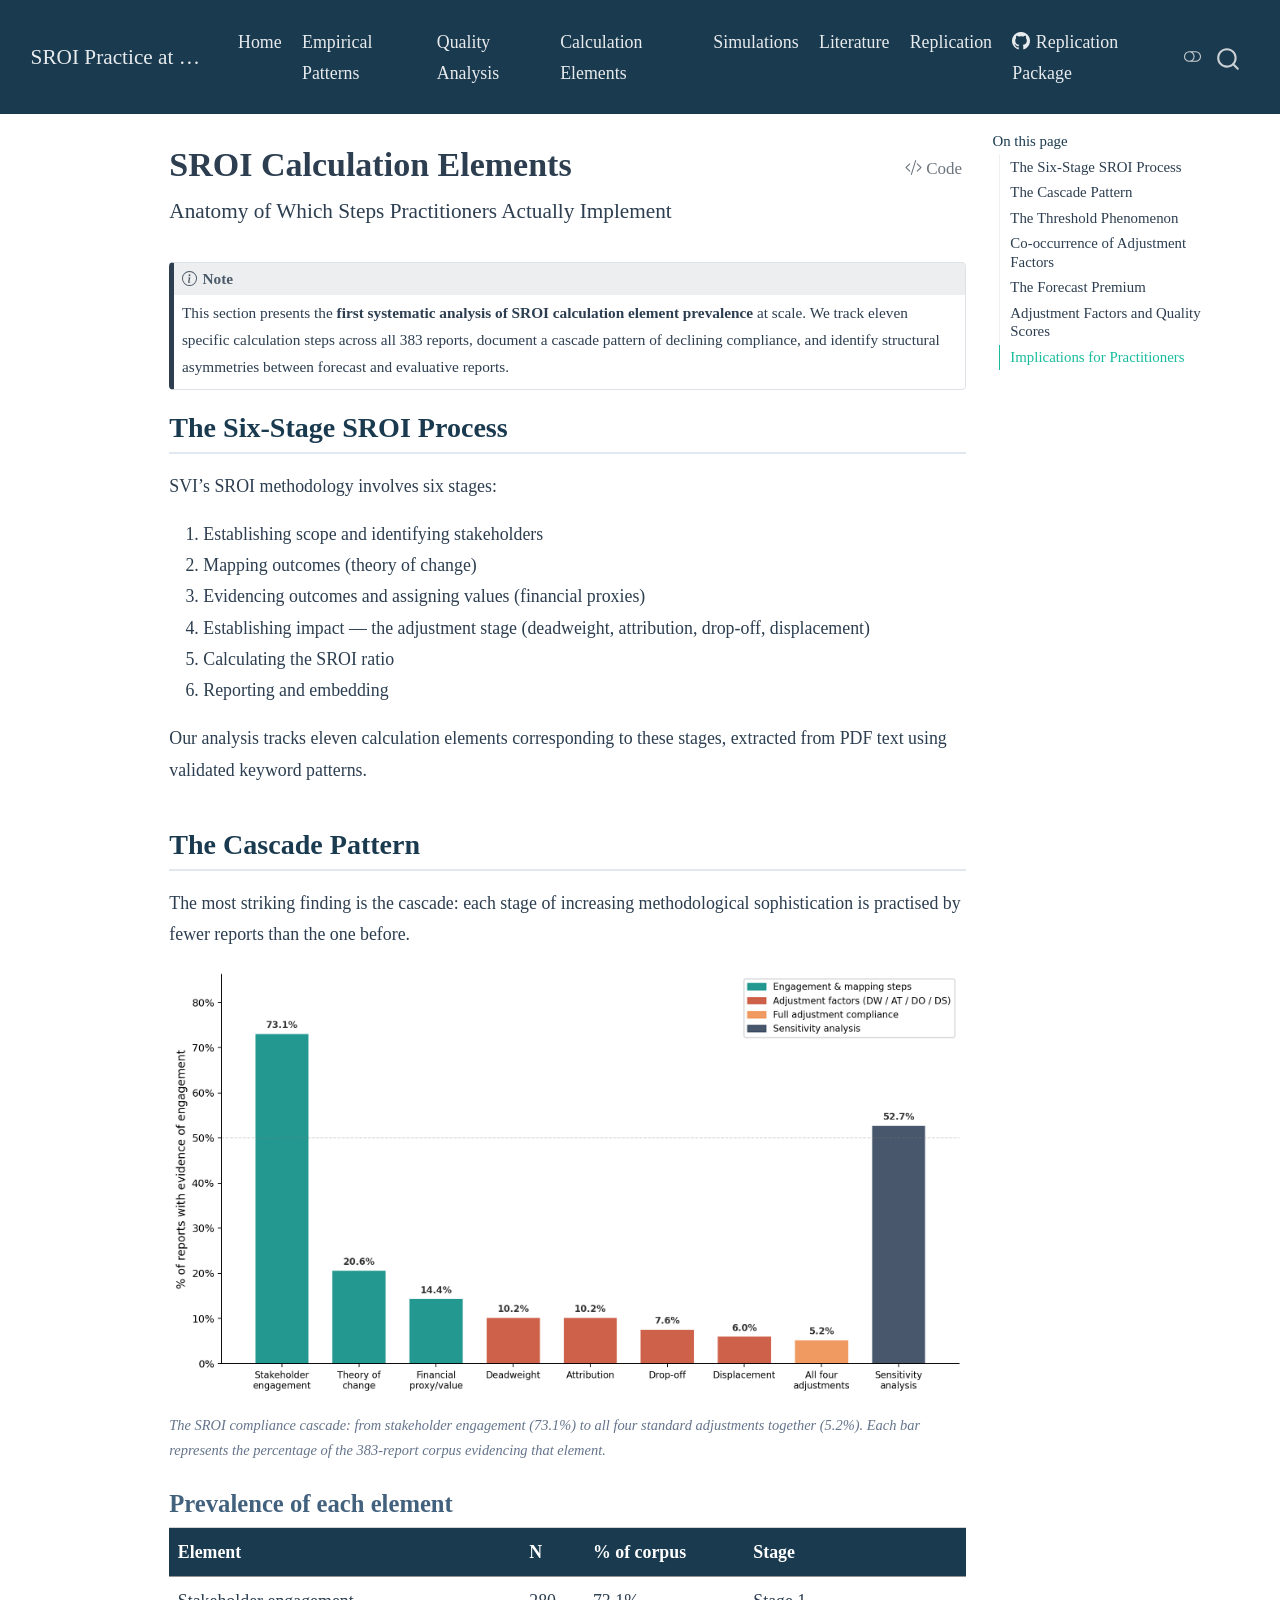
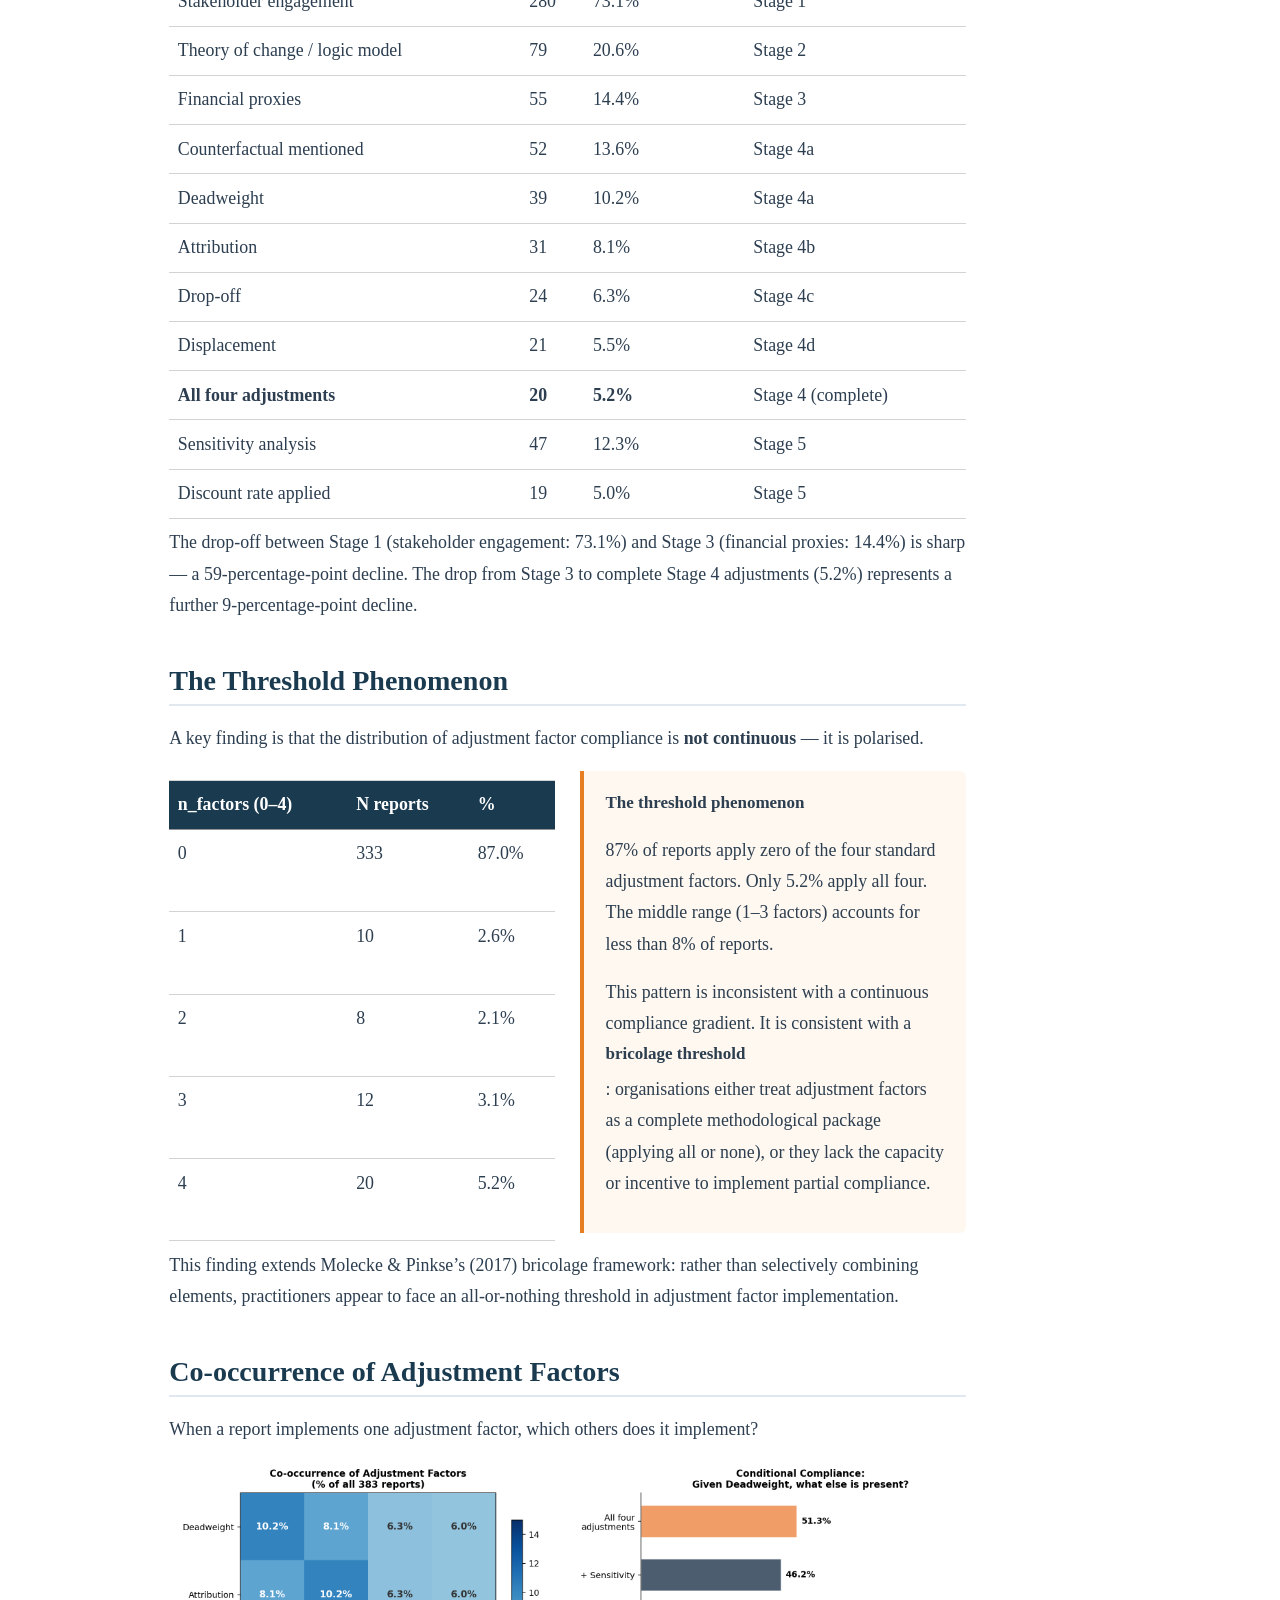
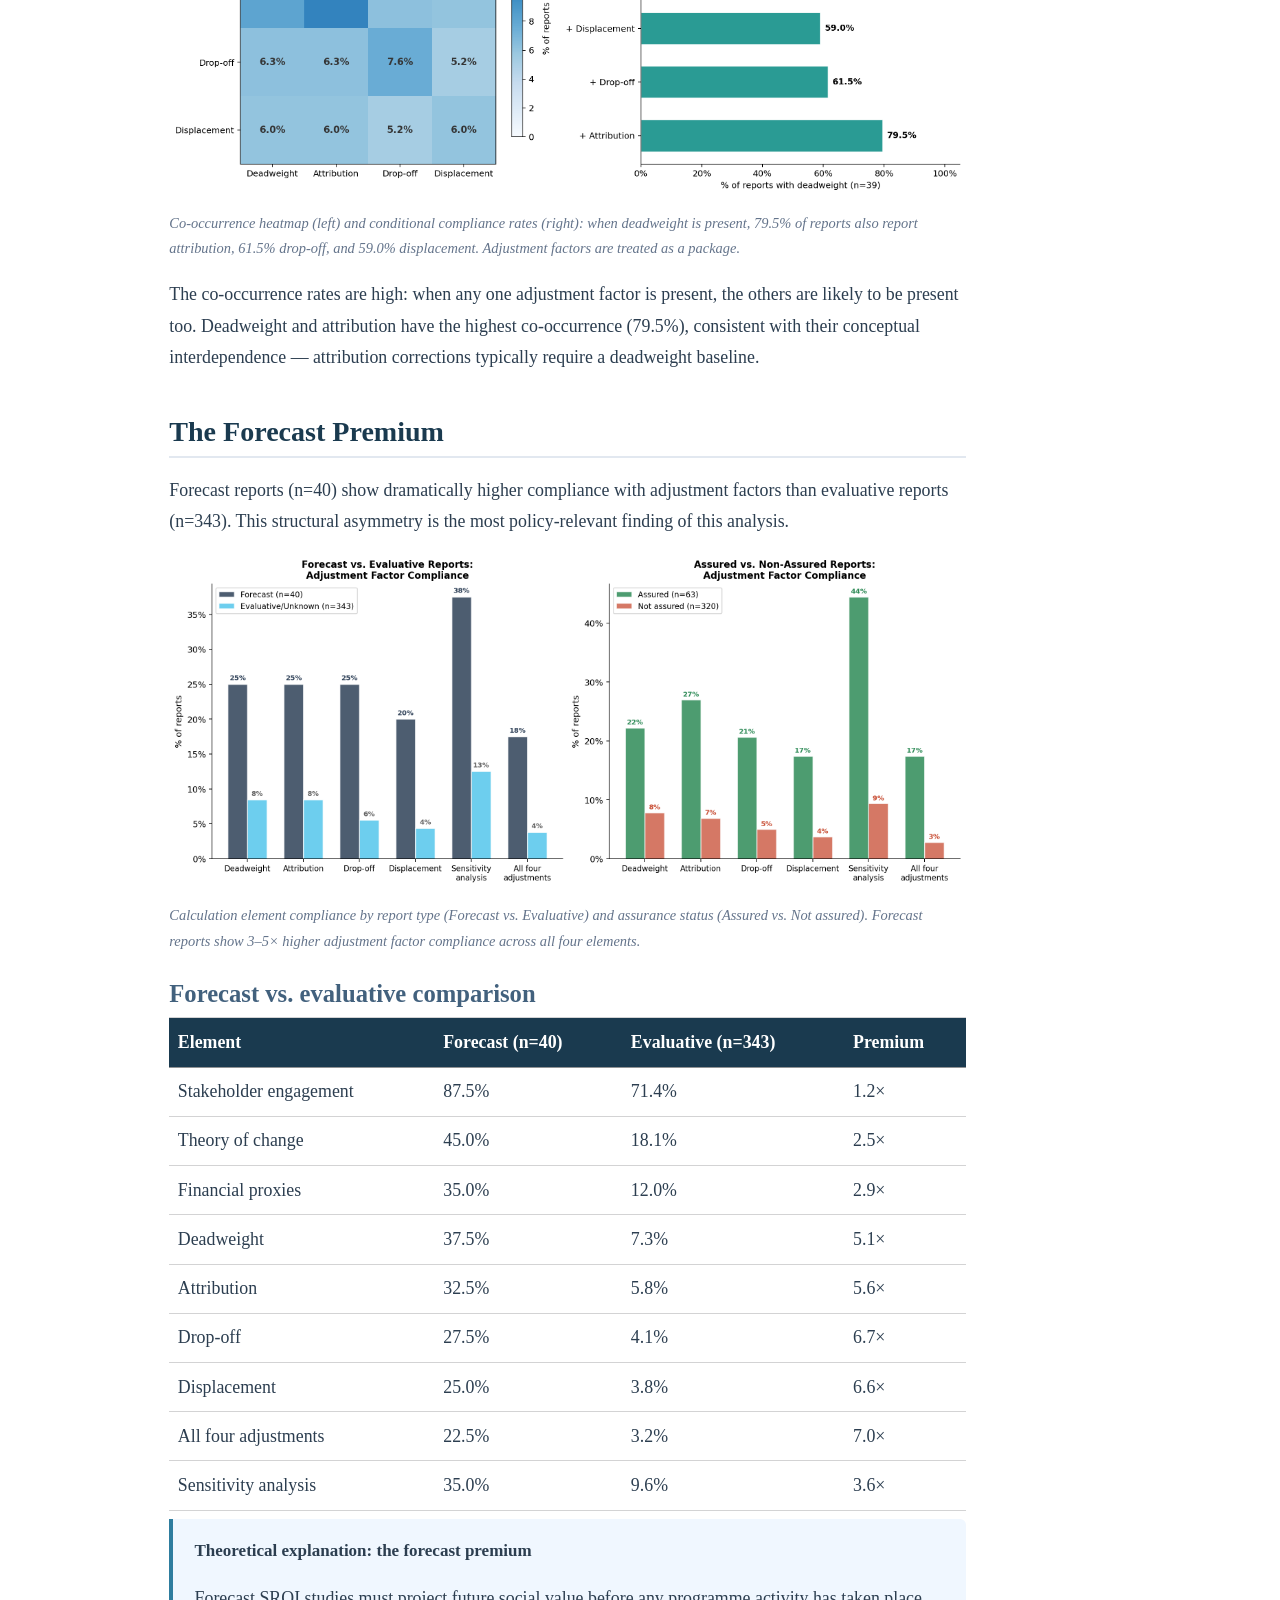
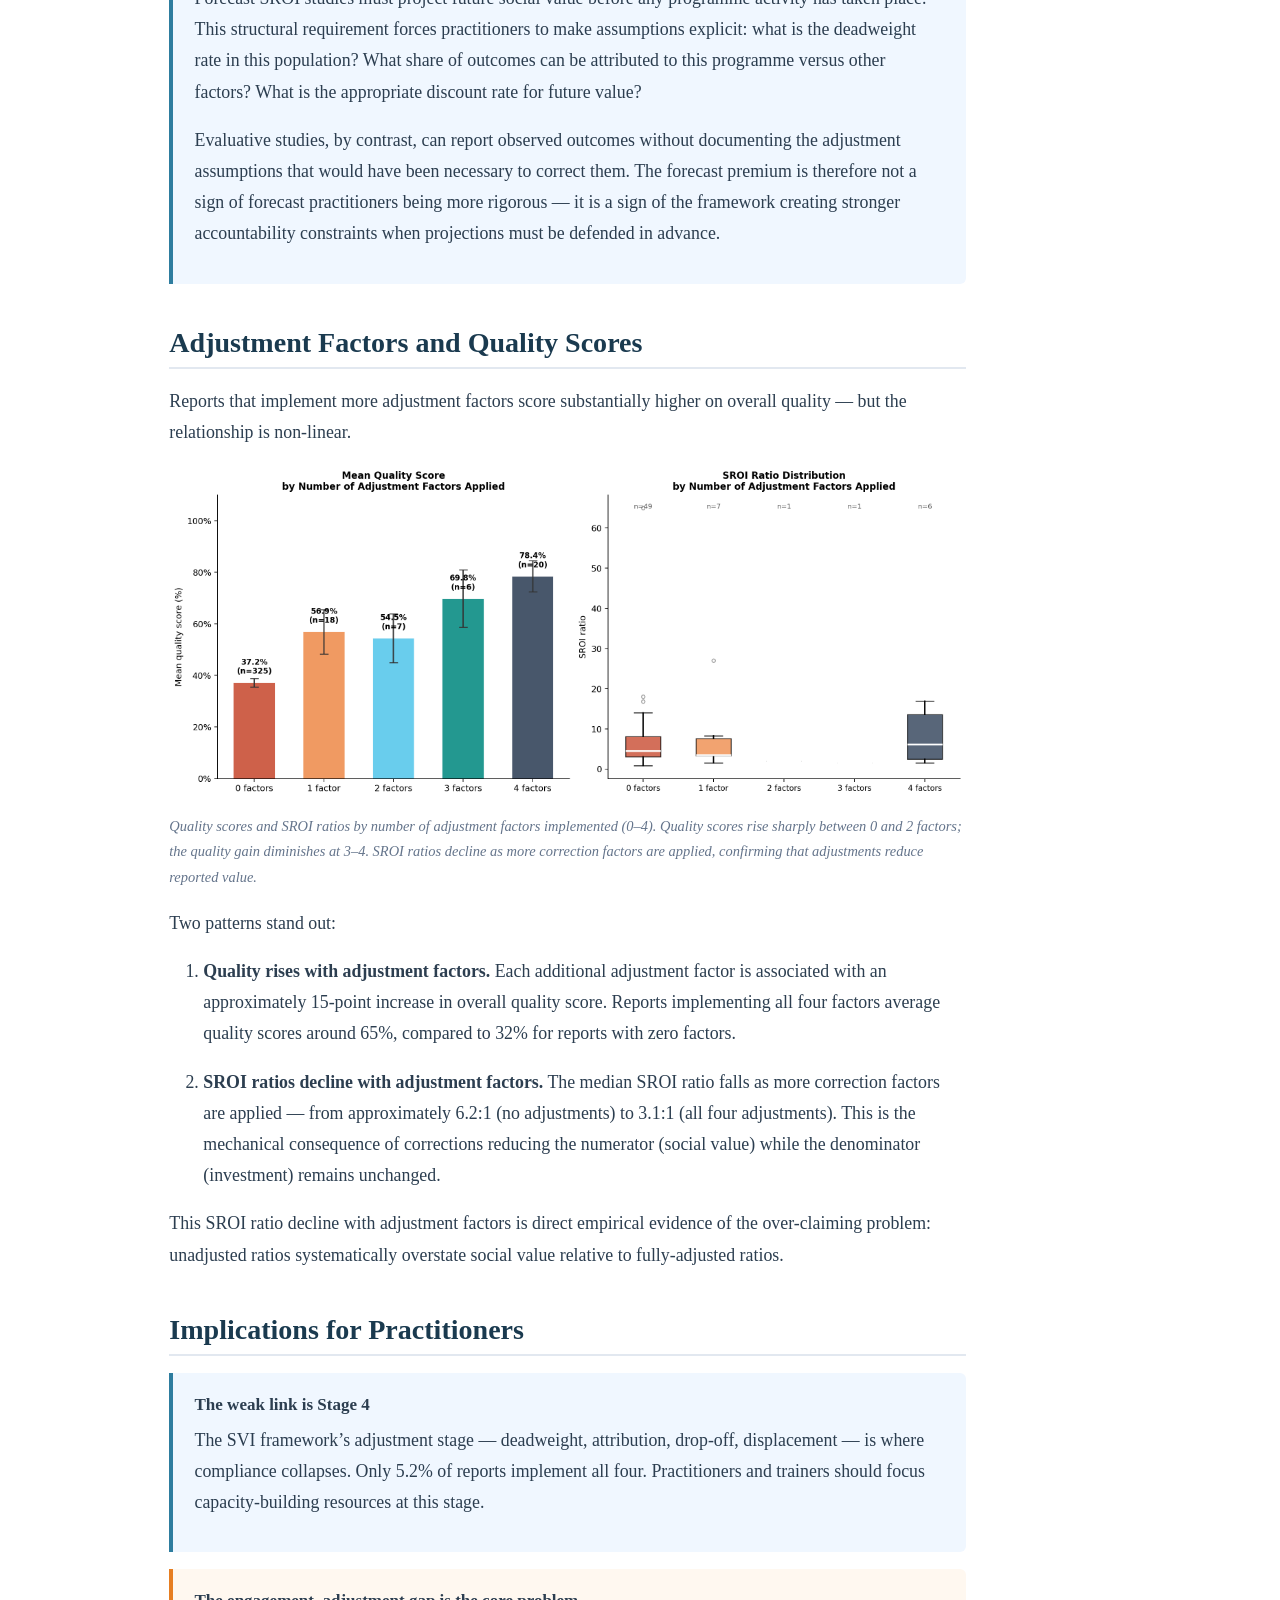
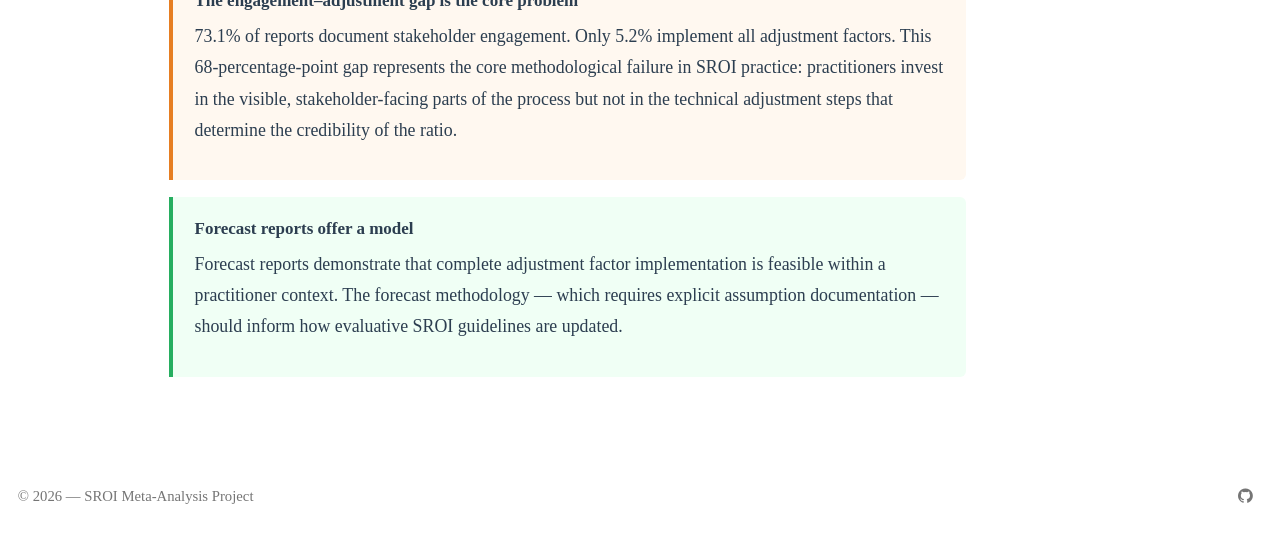
<file: www/docs/factors.html>
<!DOCTYPE html>
<html xmlns="http://www.w3.org/1999/xhtml" lang="en" xml:lang="en"><head>

<meta charset="utf-8">
<meta name="generator" content="quarto-1.7.34">

<meta name="viewport" content="width=device-width, initial-scale=1.0, user-scalable=yes">


<title>SROI Calculation Elements – SROI Practice at Scale</title>
<style>
code{white-space: pre-wrap;}
span.smallcaps{font-variant: small-caps;}
div.columns{display: flex; gap: min(4vw, 1.5em);}
div.column{flex: auto; overflow-x: auto;}
div.hanging-indent{margin-left: 1.5em; text-indent: -1.5em;}
ul.task-list{list-style: none;}
ul.task-list li input[type="checkbox"] {
  width: 0.8em;
  margin: 0 0.8em 0.2em -1em; /* quarto-specific, see https://github.com/quarto-dev/quarto-cli/issues/4556 */ 
  vertical-align: middle;
}
/* CSS for syntax highlighting */
html { -webkit-text-size-adjust: 100%; }
pre > code.sourceCode { white-space: pre; position: relative; }
pre > code.sourceCode > span { display: inline-block; line-height: 1.25; }
pre > code.sourceCode > span:empty { height: 1.2em; }
.sourceCode { overflow: visible; }
code.sourceCode > span { color: inherit; text-decoration: inherit; }
div.sourceCode { margin: 1em 0; }
pre.sourceCode { margin: 0; }
@media screen {
div.sourceCode { overflow: auto; }
}
@media print {
pre > code.sourceCode { white-space: pre-wrap; }
pre > code.sourceCode > span { text-indent: -5em; padding-left: 5em; }
}
pre.numberSource code
  { counter-reset: source-line 0; }
pre.numberSource code > span
  { position: relative; left: -4em; counter-increment: source-line; }
pre.numberSource code > span > a:first-child::before
  { content: counter(source-line);
    position: relative; left: -1em; text-align: right; vertical-align: baseline;
    border: none; display: inline-block;
    -webkit-touch-callout: none; -webkit-user-select: none;
    -khtml-user-select: none; -moz-user-select: none;
    -ms-user-select: none; user-select: none;
    padding: 0 4px; width: 4em;
  }
pre.numberSource { margin-left: 3em;  padding-left: 4px; }
div.sourceCode
  {   }
@media screen {
pre > code.sourceCode > span > a:first-child::before { text-decoration: underline; }
}
</style>


<script src="site_libs/quarto-nav/quarto-nav.js"></script>
<script src="site_libs/quarto-nav/headroom.min.js"></script>
<script src="site_libs/clipboard/clipboard.min.js"></script>
<script src="site_libs/quarto-search/autocomplete.umd.js"></script>
<script src="site_libs/quarto-search/fuse.min.js"></script>
<script src="site_libs/quarto-search/quarto-search.js"></script>
<meta name="quarto:offset" content="./">
<link href="./figures/fig1_sector_distribution.png" rel="icon" type="image/png">
<script src="site_libs/quarto-html/quarto.js" type="module"></script>
<script src="site_libs/quarto-html/tabsets/tabsets.js" type="module"></script>
<script src="site_libs/quarto-html/popper.min.js"></script>
<script src="site_libs/quarto-html/tippy.umd.min.js"></script>
<script src="site_libs/quarto-html/anchor.min.js"></script>
<link href="site_libs/quarto-html/tippy.css" rel="stylesheet">
<link href="site_libs/quarto-html/quarto-syntax-highlighting-9582434199d49cc9e91654cdeeb4866b.css" rel="stylesheet" class="quarto-color-scheme" id="quarto-text-highlighting-styles">
<link href="site_libs/quarto-html/quarto-syntax-highlighting-dark-8dcd8563ea6803ab7cbb3d71ca5772e1.css" rel="stylesheet" class="quarto-color-scheme quarto-color-alternate" id="quarto-text-highlighting-styles">
<link href="site_libs/quarto-html/quarto-syntax-highlighting-9582434199d49cc9e91654cdeeb4866b.css" rel="stylesheet" class="quarto-color-scheme-extra" id="quarto-text-highlighting-styles">
<script src="site_libs/bootstrap/bootstrap.min.js"></script>
<link href="site_libs/bootstrap/bootstrap-icons.css" rel="stylesheet">
<link href="site_libs/bootstrap/bootstrap-93e433daa20d3a4f024ae45a6f5dc548.min.css" rel="stylesheet" append-hash="true" class="quarto-color-scheme" id="quarto-bootstrap" data-mode="light">
<link href="site_libs/bootstrap/bootstrap-dark-053784e53ace314977639f9da3f86154.min.css" rel="stylesheet" append-hash="true" class="quarto-color-scheme quarto-color-alternate" id="quarto-bootstrap" data-mode="dark">
<link href="site_libs/bootstrap/bootstrap-93e433daa20d3a4f024ae45a6f5dc548.min.css" rel="stylesheet" append-hash="true" class="quarto-color-scheme-extra" id="quarto-bootstrap" data-mode="light">
<script id="quarto-search-options" type="application/json">{
  "location": "navbar",
  "copy-button": false,
  "collapse-after": 3,
  "panel-placement": "end",
  "type": "overlay",
  "limit": 50,
  "keyboard-shortcut": [
    "f",
    "/",
    "s"
  ],
  "show-item-context": false,
  "language": {
    "search-no-results-text": "No results",
    "search-matching-documents-text": "matching documents",
    "search-copy-link-title": "Copy link to search",
    "search-hide-matches-text": "Hide additional matches",
    "search-more-match-text": "more match in this document",
    "search-more-matches-text": "more matches in this document",
    "search-clear-button-title": "Clear",
    "search-text-placeholder": "",
    "search-detached-cancel-button-title": "Cancel",
    "search-submit-button-title": "Submit",
    "search-label": "Search"
  }
}</script>
<style>html{ scroll-behavior: smooth; }</style>


<link rel="stylesheet" href="styles.css">
</head>

<body class="nav-fixed quarto-light"><script id="quarto-html-before-body" type="application/javascript">
    const toggleBodyColorMode = (bsSheetEl) => {
      const mode = bsSheetEl.getAttribute("data-mode");
      const bodyEl = window.document.querySelector("body");
      if (mode === "dark") {
        bodyEl.classList.add("quarto-dark");
        bodyEl.classList.remove("quarto-light");
      } else {
        bodyEl.classList.add("quarto-light");
        bodyEl.classList.remove("quarto-dark");
      }
    }
    const toggleBodyColorPrimary = () => {
      const bsSheetEl = window.document.querySelector("link#quarto-bootstrap:not([rel=disabled-stylesheet])");
      if (bsSheetEl) {
        toggleBodyColorMode(bsSheetEl);
      }
    }
    const setColorSchemeToggle = (alternate) => {
      const toggles = window.document.querySelectorAll('.quarto-color-scheme-toggle');
      for (let i=0; i < toggles.length; i++) {
        const toggle = toggles[i];
        if (toggle) {
          if (alternate) {
            toggle.classList.add("alternate");
          } else {
            toggle.classList.remove("alternate");
          }
        }
      }
    };
    const toggleColorMode = (alternate) => {
      // Switch the stylesheets
      const primaryStylesheets = window.document.querySelectorAll('link.quarto-color-scheme:not(.quarto-color-alternate)');
      const alternateStylesheets = window.document.querySelectorAll('link.quarto-color-scheme.quarto-color-alternate');
      manageTransitions('#quarto-margin-sidebar .nav-link', false);
      if (alternate) {
        // note: dark is layered on light, we don't disable primary!
        enableStylesheet(alternateStylesheets);
        for (const sheetNode of alternateStylesheets) {
          if (sheetNode.id === "quarto-bootstrap") {
            toggleBodyColorMode(sheetNode);
          }
        }
      } else {
        disableStylesheet(alternateStylesheets);
        enableStylesheet(primaryStylesheets)
        toggleBodyColorPrimary();
      }
      manageTransitions('#quarto-margin-sidebar .nav-link', true);
      // Switch the toggles
      setColorSchemeToggle(alternate)
      // Hack to workaround the fact that safari doesn't
      // properly recolor the scrollbar when toggling (#1455)
      if (navigator.userAgent.indexOf('Safari') > 0 && navigator.userAgent.indexOf('Chrome') == -1) {
        manageTransitions("body", false);
        window.scrollTo(0, 1);
        setTimeout(() => {
          window.scrollTo(0, 0);
          manageTransitions("body", true);
        }, 40);
      }
    }
    const disableStylesheet = (stylesheets) => {
      for (let i=0; i < stylesheets.length; i++) {
        const stylesheet = stylesheets[i];
        stylesheet.rel = 'disabled-stylesheet';
      }
    }
    const enableStylesheet = (stylesheets) => {
      for (let i=0; i < stylesheets.length; i++) {
        const stylesheet = stylesheets[i];
        if(stylesheet.rel !== 'stylesheet') { // for Chrome, which will still FOUC without this check
          stylesheet.rel = 'stylesheet';
        }
      }
    }
    const manageTransitions = (selector, allowTransitions) => {
      const els = window.document.querySelectorAll(selector);
      for (let i=0; i < els.length; i++) {
        const el = els[i];
        if (allowTransitions) {
          el.classList.remove('notransition');
        } else {
          el.classList.add('notransition');
        }
      }
    }
    const isFileUrl = () => {
      return window.location.protocol === 'file:';
    }
    const hasAlternateSentinel = () => {
      let styleSentinel = getColorSchemeSentinel();
      if (styleSentinel !== null) {
        return styleSentinel === "alternate";
      } else {
        return false;
      }
    }
    const setStyleSentinel = (alternate) => {
      const value = alternate ? "alternate" : "default";
      if (!isFileUrl()) {
        window.localStorage.setItem("quarto-color-scheme", value);
      } else {
        localAlternateSentinel = value;
      }
    }
    const getColorSchemeSentinel = () => {
      if (!isFileUrl()) {
        const storageValue = window.localStorage.getItem("quarto-color-scheme");
        return storageValue != null ? storageValue : localAlternateSentinel;
      } else {
        return localAlternateSentinel;
      }
    }
    const toggleGiscusIfUsed = (isAlternate, darkModeDefault) => {
      const baseTheme = document.querySelector('#giscus-base-theme')?.value ?? 'light';
      const alternateTheme = document.querySelector('#giscus-alt-theme')?.value ?? 'dark';
      let newTheme = '';
      if(authorPrefersDark) {
        newTheme = isAlternate ? baseTheme : alternateTheme;
      } else {
        newTheme = isAlternate ? alternateTheme : baseTheme;
      }
      const changeGiscusTheme = () => {
        // From: https://github.com/giscus/giscus/issues/336
        const sendMessage = (message) => {
          const iframe = document.querySelector('iframe.giscus-frame');
          if (!iframe) return;
          iframe.contentWindow.postMessage({ giscus: message }, 'https://giscus.app');
        }
        sendMessage({
          setConfig: {
            theme: newTheme
          }
        });
      }
      const isGiscussLoaded = window.document.querySelector('iframe.giscus-frame') !== null;
      if (isGiscussLoaded) {
        changeGiscusTheme();
      }
    };
    const authorPrefersDark = false;
    const darkModeDefault = authorPrefersDark;
      document.querySelector('link#quarto-text-highlighting-styles.quarto-color-scheme-extra').rel = 'disabled-stylesheet';
      document.querySelector('link#quarto-bootstrap.quarto-color-scheme-extra').rel = 'disabled-stylesheet';
    let localAlternateSentinel = darkModeDefault ? 'alternate' : 'default';
    // Dark / light mode switch
    window.quartoToggleColorScheme = () => {
      // Read the current dark / light value
      let toAlternate = !hasAlternateSentinel();
      toggleColorMode(toAlternate);
      setStyleSentinel(toAlternate);
      toggleGiscusIfUsed(toAlternate, darkModeDefault);
      window.dispatchEvent(new Event('resize'));
    };
    // Switch to dark mode if need be
    if (hasAlternateSentinel()) {
      toggleColorMode(true);
    } else {
      toggleColorMode(false);
    }
  </script>

<div id="quarto-search-results"></div>
  <header id="quarto-header" class="headroom fixed-top">
    <nav class="navbar navbar-expand-lg " data-bs-theme="dark">
      <div class="navbar-container container-fluid">
      <div class="navbar-brand-container mx-auto">
    <a class="navbar-brand" href="./index.html">
    <span class="navbar-title">SROI Practice at Scale</span>
    </a>
  </div>
            <div id="quarto-search" class="" title="Search"></div>
          <button class="navbar-toggler" type="button" data-bs-toggle="collapse" data-bs-target="#navbarCollapse" aria-controls="navbarCollapse" role="menu" aria-expanded="false" aria-label="Toggle navigation" onclick="if (window.quartoToggleHeadroom) { window.quartoToggleHeadroom(); }">
  <span class="navbar-toggler-icon"></span>
</button>
          <div class="collapse navbar-collapse" id="navbarCollapse">
            <ul class="navbar-nav navbar-nav-scroll me-auto">
  <li class="nav-item">
    <a class="nav-link" href="./index.html"> 
<span class="menu-text">Home</span></a>
  </li>  
  <li class="nav-item">
    <a class="nav-link" href="./empirical.html"> 
<span class="menu-text">Empirical Patterns</span></a>
  </li>  
  <li class="nav-item">
    <a class="nav-link" href="./quality.html"> 
<span class="menu-text">Quality Analysis</span></a>
  </li>  
  <li class="nav-item">
    <a class="nav-link active" href="./factors.html" aria-current="page"> 
<span class="menu-text">Calculation Elements</span></a>
  </li>  
  <li class="nav-item">
    <a class="nav-link" href="./simulations.html"> 
<span class="menu-text">Simulations</span></a>
  </li>  
  <li class="nav-item">
    <a class="nav-link" href="./literature.html"> 
<span class="menu-text">Literature</span></a>
  </li>  
  <li class="nav-item">
    <a class="nav-link" href="./replication.html"> 
<span class="menu-text">Replication</span></a>
  </li>  
</ul>
            <ul class="navbar-nav navbar-nav-scroll ms-auto">
  <li class="nav-item">
    <a class="nav-link" href="https://github.com/jcmunoz-eafit/2026_sroi"> <i class="bi bi-github" role="img">
</i> 
<span class="menu-text">Replication Package</span></a>
  </li>  
</ul>
          </div> <!-- /navcollapse -->
            <div class="quarto-navbar-tools">
  <a href="" class="quarto-color-scheme-toggle quarto-navigation-tool  px-1" onclick="window.quartoToggleColorScheme(); return false;" title="Toggle dark mode"><i class="bi"></i></a>
</div>
      </div> <!-- /container-fluid -->
    </nav>
</header>
<!-- content -->
<div id="quarto-content" class="quarto-container page-columns page-rows-contents page-layout-article page-navbar">
<!-- sidebar -->
<!-- margin-sidebar -->
    <div id="quarto-margin-sidebar" class="sidebar margin-sidebar">
        <nav id="TOC" role="doc-toc" class="toc-active">
    <h2 id="toc-title">On this page</h2>
   
  <ul>
  <li><a href="#the-six-stage-sroi-process" id="toc-the-six-stage-sroi-process" class="nav-link active" data-scroll-target="#the-six-stage-sroi-process">The Six-Stage SROI Process</a></li>
  <li><a href="#the-cascade-pattern" id="toc-the-cascade-pattern" class="nav-link" data-scroll-target="#the-cascade-pattern">The Cascade Pattern</a>
  <ul class="collapse">
  <li><a href="#prevalence-of-each-element" id="toc-prevalence-of-each-element" class="nav-link" data-scroll-target="#prevalence-of-each-element">Prevalence of each element</a></li>
  </ul></li>
  <li><a href="#the-threshold-phenomenon" id="toc-the-threshold-phenomenon" class="nav-link" data-scroll-target="#the-threshold-phenomenon">The Threshold Phenomenon</a></li>
  <li><a href="#co-occurrence-of-adjustment-factors" id="toc-co-occurrence-of-adjustment-factors" class="nav-link" data-scroll-target="#co-occurrence-of-adjustment-factors">Co-occurrence of Adjustment Factors</a></li>
  <li><a href="#the-forecast-premium" id="toc-the-forecast-premium" class="nav-link" data-scroll-target="#the-forecast-premium">The Forecast Premium</a>
  <ul class="collapse">
  <li><a href="#forecast-vs.-evaluative-comparison" id="toc-forecast-vs.-evaluative-comparison" class="nav-link" data-scroll-target="#forecast-vs.-evaluative-comparison">Forecast vs.&nbsp;evaluative comparison</a></li>
  </ul></li>
  <li><a href="#adjustment-factors-and-quality-scores" id="toc-adjustment-factors-and-quality-scores" class="nav-link" data-scroll-target="#adjustment-factors-and-quality-scores">Adjustment Factors and Quality Scores</a></li>
  <li><a href="#implications-for-practitioners" id="toc-implications-for-practitioners" class="nav-link" data-scroll-target="#implications-for-practitioners">Implications for Practitioners</a></li>
  </ul>
</nav>
    </div>
<!-- main -->
<main class="content" id="quarto-document-content">


<header id="title-block-header" class="quarto-title-block default">
<div class="quarto-title">
<div class="quarto-title-block"><div><h1 class="title">SROI Calculation Elements</h1><button type="button" class="btn code-tools-button" id="quarto-code-tools-source"><i class="bi"></i> Code</button></div></div>
<p class="subtitle lead">Anatomy of Which Steps Practitioners Actually Implement</p>
</div>



<div class="quarto-title-meta">

    
  
    
  </div>
  


</header>


<div class="callout callout-style-default callout-note callout-titled">
<div class="callout-header d-flex align-content-center">
<div class="callout-icon-container">
<i class="callout-icon"></i>
</div>
<div class="callout-title-container flex-fill">
Note
</div>
</div>
<div class="callout-body-container callout-body">
<p>This section presents the <strong>first systematic analysis of SROI calculation element prevalence</strong> at scale. We track eleven specific calculation steps across all 383 reports, document a cascade pattern of declining compliance, and identify structural asymmetries between forecast and evaluative reports.</p>
</div>
</div>
<section id="the-six-stage-sroi-process" class="level2">
<h2 class="anchored" data-anchor-id="the-six-stage-sroi-process">The Six-Stage SROI Process</h2>
<p>SVI’s SROI methodology involves six stages:</p>
<ol type="1">
<li>Establishing scope and identifying stakeholders</li>
<li>Mapping outcomes (theory of change)</li>
<li>Evidencing outcomes and assigning values (financial proxies)</li>
<li>Establishing impact — the adjustment stage (deadweight, attribution, drop-off, displacement)</li>
<li>Calculating the SROI ratio</li>
<li>Reporting and embedding</li>
</ol>
<p>Our analysis tracks eleven calculation elements corresponding to these stages, extracted from PDF text using validated keyword patterns.</p>
</section>
<section id="the-cascade-pattern" class="level2">
<h2 class="anchored" data-anchor-id="the-cascade-pattern">The Cascade Pattern</h2>
<p>The most striking finding is the cascade: each stage of increasing methodological sophistication is practised by fewer reports than the one before.</p>
<div class="quarto-figure quarto-figure-center">
<figure class="figure">
<p><img src="figures/fig13_calculation_cascade.png" class="img-fluid figure-img"></p>
<figcaption>The SROI compliance cascade: from stakeholder engagement (73.1%) to all four standard adjustments together (5.2%). Each bar represents the percentage of the 383-report corpus evidencing that element.</figcaption>
</figure>
</div>
<section id="prevalence-of-each-element" class="level3">
<h3 class="anchored" data-anchor-id="prevalence-of-each-element">Prevalence of each element</h3>
<table class="caption-top table">
<thead>
<tr class="header">
<th>Element</th>
<th>N</th>
<th>% of corpus</th>
<th>Stage</th>
</tr>
</thead>
<tbody>
<tr class="odd">
<td>Stakeholder engagement</td>
<td>280</td>
<td>73.1%</td>
<td>Stage 1</td>
</tr>
<tr class="even">
<td>Theory of change / logic model</td>
<td>79</td>
<td>20.6%</td>
<td>Stage 2</td>
</tr>
<tr class="odd">
<td>Financial proxies</td>
<td>55</td>
<td>14.4%</td>
<td>Stage 3</td>
</tr>
<tr class="even">
<td>Counterfactual mentioned</td>
<td>52</td>
<td>13.6%</td>
<td>Stage 4a</td>
</tr>
<tr class="odd">
<td>Deadweight</td>
<td>39</td>
<td>10.2%</td>
<td>Stage 4a</td>
</tr>
<tr class="even">
<td>Attribution</td>
<td>31</td>
<td>8.1%</td>
<td>Stage 4b</td>
</tr>
<tr class="odd">
<td>Drop-off</td>
<td>24</td>
<td>6.3%</td>
<td>Stage 4c</td>
</tr>
<tr class="even">
<td>Displacement</td>
<td>21</td>
<td>5.5%</td>
<td>Stage 4d</td>
</tr>
<tr class="odd">
<td><strong>All four adjustments</strong></td>
<td><strong>20</strong></td>
<td><strong>5.2%</strong></td>
<td>Stage 4 (complete)</td>
</tr>
<tr class="even">
<td>Sensitivity analysis</td>
<td>47</td>
<td>12.3%</td>
<td>Stage 5</td>
</tr>
<tr class="odd">
<td>Discount rate applied</td>
<td>19</td>
<td>5.0%</td>
<td>Stage 5</td>
</tr>
</tbody>
</table>
<p>The drop-off between Stage 1 (stakeholder engagement: 73.1%) and Stage 3 (financial proxies: 14.4%) is sharp — a 59-percentage-point decline. The drop from Stage 3 to complete Stage 4 adjustments (5.2%) represents a further 9-percentage-point decline.</p>
</section>
</section>
<section id="the-threshold-phenomenon" class="level2">
<h2 class="anchored" data-anchor-id="the-threshold-phenomenon">The Threshold Phenomenon</h2>
<p>A key finding is that the distribution of adjustment factor compliance is <strong>not continuous</strong> — it is polarised.</p>
<div class="grid-2">
<table class="caption-top table">
<thead>
<tr class="header">
<th>n_factors (0–4)</th>
<th>N reports</th>
<th>%</th>
</tr>
</thead>
<tbody>
<tr class="odd">
<td>0</td>
<td>333</td>
<td>87.0%</td>
</tr>
<tr class="even">
<td>1</td>
<td>10</td>
<td>2.6%</td>
</tr>
<tr class="odd">
<td>2</td>
<td>8</td>
<td>2.1%</td>
</tr>
<tr class="even">
<td>3</td>
<td>12</td>
<td>3.1%</td>
</tr>
<tr class="odd">
<td>4</td>
<td>20</td>
<td>5.2%</td>
</tr>
</tbody>
</table>
<div class="finding-card warning">
<p><strong>The threshold phenomenon</strong></p>
<p>87% of reports apply zero of the four standard adjustment factors. Only 5.2% apply all four. The middle range (1–3 factors) accounts for less than 8% of reports.</p>
<p>This pattern is inconsistent with a continuous compliance gradient. It is consistent with a <strong>bricolage threshold</strong>: organisations either treat adjustment factors as a complete methodological package (applying all or none), or they lack the capacity or incentive to implement partial compliance.</p>
</div>
</div>
<p>This finding extends Molecke &amp; Pinkse’s (2017) bricolage framework: rather than selectively combining elements, practitioners appear to face an all-or-nothing threshold in adjustment factor implementation.</p>
</section>
<section id="co-occurrence-of-adjustment-factors" class="level2">
<h2 class="anchored" data-anchor-id="co-occurrence-of-adjustment-factors">Co-occurrence of Adjustment Factors</h2>
<p>When a report implements one adjustment factor, which others does it implement?</p>
<div class="quarto-figure quarto-figure-center">
<figure class="figure">
<p><img src="figures/fig14_factor_cooccurrence.png" class="img-fluid figure-img"></p>
<figcaption>Co-occurrence heatmap (left) and conditional compliance rates (right): when deadweight is present, 79.5% of reports also report attribution, 61.5% drop-off, and 59.0% displacement. Adjustment factors are treated as a package.</figcaption>
</figure>
</div>
<p>The co-occurrence rates are high: when any one adjustment factor is present, the others are likely to be present too. Deadweight and attribution have the highest co-occurrence (79.5%), consistent with their conceptual interdependence — attribution corrections typically require a deadweight baseline.</p>
</section>
<section id="the-forecast-premium" class="level2">
<h2 class="anchored" data-anchor-id="the-forecast-premium">The Forecast Premium</h2>
<p>Forecast reports (n=40) show dramatically higher compliance with adjustment factors than evaluative reports (n=343). This structural asymmetry is the most policy-relevant finding of this analysis.</p>
<div class="quarto-figure quarto-figure-center">
<figure class="figure">
<p><img src="figures/fig15_factors_by_type_assurance.png" class="img-fluid figure-img"></p>
<figcaption>Calculation element compliance by report type (Forecast vs.&nbsp;Evaluative) and assurance status (Assured vs.&nbsp;Not assured). Forecast reports show 3–5× higher adjustment factor compliance across all four elements.</figcaption>
</figure>
</div>
<section id="forecast-vs.-evaluative-comparison" class="level3">
<h3 class="anchored" data-anchor-id="forecast-vs.-evaluative-comparison">Forecast vs.&nbsp;evaluative comparison</h3>
<table class="caption-top table">
<thead>
<tr class="header">
<th>Element</th>
<th>Forecast (n=40)</th>
<th>Evaluative (n=343)</th>
<th>Premium</th>
</tr>
</thead>
<tbody>
<tr class="odd">
<td>Stakeholder engagement</td>
<td>87.5%</td>
<td>71.4%</td>
<td>1.2×</td>
</tr>
<tr class="even">
<td>Theory of change</td>
<td>45.0%</td>
<td>18.1%</td>
<td>2.5×</td>
</tr>
<tr class="odd">
<td>Financial proxies</td>
<td>35.0%</td>
<td>12.0%</td>
<td>2.9×</td>
</tr>
<tr class="even">
<td>Deadweight</td>
<td>37.5%</td>
<td>7.3%</td>
<td>5.1×</td>
</tr>
<tr class="odd">
<td>Attribution</td>
<td>32.5%</td>
<td>5.8%</td>
<td>5.6×</td>
</tr>
<tr class="even">
<td>Drop-off</td>
<td>27.5%</td>
<td>4.1%</td>
<td>6.7×</td>
</tr>
<tr class="odd">
<td>Displacement</td>
<td>25.0%</td>
<td>3.8%</td>
<td>6.6×</td>
</tr>
<tr class="even">
<td>All four adjustments</td>
<td>22.5%</td>
<td>3.2%</td>
<td>7.0×</td>
</tr>
<tr class="odd">
<td>Sensitivity analysis</td>
<td>35.0%</td>
<td>9.6%</td>
<td>3.6×</td>
</tr>
</tbody>
</table>
<div class="finding-card">
<p><strong>Theoretical explanation: the forecast premium</strong></p>
<p>Forecast SROI studies must project future social value before any programme activity has taken place. This structural requirement forces practitioners to make assumptions explicit: what is the deadweight rate in this population? What share of outcomes can be attributed to this programme versus other factors? What is the appropriate discount rate for future value?</p>
<p>Evaluative studies, by contrast, can report observed outcomes without documenting the adjustment assumptions that would have been necessary to correct them. The forecast premium is therefore not a sign of forecast practitioners being more rigorous — it is a sign of the framework creating stronger accountability constraints when projections must be defended in advance.</p>
</div>
</section>
</section>
<section id="adjustment-factors-and-quality-scores" class="level2">
<h2 class="anchored" data-anchor-id="adjustment-factors-and-quality-scores">Adjustment Factors and Quality Scores</h2>
<p>Reports that implement more adjustment factors score substantially higher on overall quality — but the relationship is non-linear.</p>
<div class="quarto-figure quarto-figure-center">
<figure class="figure">
<p><img src="figures/fig16_quality_ratio_by_factors.png" class="img-fluid figure-img"></p>
<figcaption>Quality scores and SROI ratios by number of adjustment factors implemented (0–4). Quality scores rise sharply between 0 and 2 factors; the quality gain diminishes at 3–4. SROI ratios decline as more correction factors are applied, confirming that adjustments reduce reported value.</figcaption>
</figure>
</div>
<p>Two patterns stand out:</p>
<ol type="1">
<li><p><strong>Quality rises with adjustment factors.</strong> Each additional adjustment factor is associated with an approximately 15-point increase in overall quality score. Reports implementing all four factors average quality scores around 65%, compared to 32% for reports with zero factors.</p></li>
<li><p><strong>SROI ratios decline with adjustment factors.</strong> The median SROI ratio falls as more correction factors are applied — from approximately 6.2:1 (no adjustments) to 3.1:1 (all four adjustments). This is the mechanical consequence of corrections reducing the numerator (social value) while the denominator (investment) remains unchanged.</p></li>
</ol>
<p>This SROI ratio decline with adjustment factors is direct empirical evidence of the over-claiming problem: unadjusted ratios systematically overstate social value relative to fully-adjusted ratios.</p>
</section>
<section id="implications-for-practitioners" class="level2">
<h2 class="anchored" data-anchor-id="implications-for-practitioners">Implications for Practitioners</h2>
<div class="finding-card">
<p><strong>The weak link is Stage 4</strong> The SVI framework’s adjustment stage — deadweight, attribution, drop-off, displacement — is where compliance collapses. Only 5.2% of reports implement all four. Practitioners and trainers should focus capacity-building resources at this stage.</p>
</div>
<div class="finding-card warning">
<p><strong>The engagement–adjustment gap is the core problem</strong> 73.1% of reports document stakeholder engagement. Only 5.2% implement all adjustment factors. This 68-percentage-point gap represents the core methodological failure in SROI practice: practitioners invest in the visible, stakeholder-facing parts of the process but not in the technical adjustment steps that determine the credibility of the ratio.</p>
</div>
<div class="finding-card success">
<p><strong>Forecast reports offer a model</strong> Forecast reports demonstrate that complete adjustment factor implementation is feasible within a practitioner context. The forecast methodology — which requires explicit assumption documentation — should inform how evaluative SROI guidelines are updated.</p>
</div>


<!-- -->

</section>

</main> <!-- /main -->
<script id="quarto-html-after-body" type="application/javascript">
  window.document.addEventListener("DOMContentLoaded", function (event) {
    // Ensure there is a toggle, if there isn't float one in the top right
    if (window.document.querySelector('.quarto-color-scheme-toggle') === null) {
      const a = window.document.createElement('a');
      a.classList.add('top-right');
      a.classList.add('quarto-color-scheme-toggle');
      a.href = "";
      a.onclick = function() { try { window.quartoToggleColorScheme(); } catch {} return false; };
      const i = window.document.createElement("i");
      i.classList.add('bi');
      a.appendChild(i);
      window.document.body.appendChild(a);
    }
    setColorSchemeToggle(hasAlternateSentinel())
    const icon = "";
    const anchorJS = new window.AnchorJS();
    anchorJS.options = {
      placement: 'right',
      icon: icon
    };
    anchorJS.add('.anchored');
    const isCodeAnnotation = (el) => {
      for (const clz of el.classList) {
        if (clz.startsWith('code-annotation-')) {                     
          return true;
        }
      }
      return false;
    }
    const onCopySuccess = function(e) {
      // button target
      const button = e.trigger;
      // don't keep focus
      button.blur();
      // flash "checked"
      button.classList.add('code-copy-button-checked');
      var currentTitle = button.getAttribute("title");
      button.setAttribute("title", "Copied!");
      let tooltip;
      if (window.bootstrap) {
        button.setAttribute("data-bs-toggle", "tooltip");
        button.setAttribute("data-bs-placement", "left");
        button.setAttribute("data-bs-title", "Copied!");
        tooltip = new bootstrap.Tooltip(button, 
          { trigger: "manual", 
            customClass: "code-copy-button-tooltip",
            offset: [0, -8]});
        tooltip.show();    
      }
      setTimeout(function() {
        if (tooltip) {
          tooltip.hide();
          button.removeAttribute("data-bs-title");
          button.removeAttribute("data-bs-toggle");
          button.removeAttribute("data-bs-placement");
        }
        button.setAttribute("title", currentTitle);
        button.classList.remove('code-copy-button-checked');
      }, 1000);
      // clear code selection
      e.clearSelection();
    }
    const getTextToCopy = function(trigger) {
        const codeEl = trigger.previousElementSibling.cloneNode(true);
        for (const childEl of codeEl.children) {
          if (isCodeAnnotation(childEl)) {
            childEl.remove();
          }
        }
        return codeEl.innerText;
    }
    const clipboard = new window.ClipboardJS('.code-copy-button:not([data-in-quarto-modal])', {
      text: getTextToCopy
    });
    clipboard.on('success', onCopySuccess);
    if (window.document.getElementById('quarto-embedded-source-code-modal')) {
      const clipboardModal = new window.ClipboardJS('.code-copy-button[data-in-quarto-modal]', {
        text: getTextToCopy,
        container: window.document.getElementById('quarto-embedded-source-code-modal')
      });
      clipboardModal.on('success', onCopySuccess);
    }
    const viewSource = window.document.getElementById('quarto-view-source') ||
                       window.document.getElementById('quarto-code-tools-source');
    if (viewSource) {
      const sourceUrl = viewSource.getAttribute("data-quarto-source-url");
      viewSource.addEventListener("click", function(e) {
        if (sourceUrl) {
          // rstudio viewer pane
          if (/\bcapabilities=\b/.test(window.location)) {
            window.open(sourceUrl);
          } else {
            window.location.href = sourceUrl;
          }
        } else {
          const modal = new bootstrap.Modal(document.getElementById('quarto-embedded-source-code-modal'));
          modal.show();
        }
        return false;
      });
    }
    function toggleCodeHandler(show) {
      return function(e) {
        const detailsSrc = window.document.querySelectorAll(".cell > details > .sourceCode");
        for (let i=0; i<detailsSrc.length; i++) {
          const details = detailsSrc[i].parentElement;
          if (show) {
            details.open = true;
          } else {
            details.removeAttribute("open");
          }
        }
        const cellCodeDivs = window.document.querySelectorAll(".cell > .sourceCode");
        const fromCls = show ? "hidden" : "unhidden";
        const toCls = show ? "unhidden" : "hidden";
        for (let i=0; i<cellCodeDivs.length; i++) {
          const codeDiv = cellCodeDivs[i];
          if (codeDiv.classList.contains(fromCls)) {
            codeDiv.classList.remove(fromCls);
            codeDiv.classList.add(toCls);
          } 
        }
        return false;
      }
    }
    const hideAllCode = window.document.getElementById("quarto-hide-all-code");
    if (hideAllCode) {
      hideAllCode.addEventListener("click", toggleCodeHandler(false));
    }
    const showAllCode = window.document.getElementById("quarto-show-all-code");
    if (showAllCode) {
      showAllCode.addEventListener("click", toggleCodeHandler(true));
    }
      var localhostRegex = new RegExp(/^(?:http|https):\/\/localhost\:?[0-9]*\//);
      var mailtoRegex = new RegExp(/^mailto:/);
        var filterRegex = new RegExp('/' + window.location.host + '/');
      var isInternal = (href) => {
          return filterRegex.test(href) || localhostRegex.test(href) || mailtoRegex.test(href);
      }
      // Inspect non-navigation links and adorn them if external
     var links = window.document.querySelectorAll('a[href]:not(.nav-link):not(.navbar-brand):not(.toc-action):not(.sidebar-link):not(.sidebar-item-toggle):not(.pagination-link):not(.no-external):not([aria-hidden]):not(.dropdown-item):not(.quarto-navigation-tool):not(.about-link)');
      for (var i=0; i<links.length; i++) {
        const link = links[i];
        if (!isInternal(link.href)) {
          // undo the damage that might have been done by quarto-nav.js in the case of
          // links that we want to consider external
          if (link.dataset.originalHref !== undefined) {
            link.href = link.dataset.originalHref;
          }
        }
      }
    function tippyHover(el, contentFn, onTriggerFn, onUntriggerFn) {
      const config = {
        allowHTML: true,
        maxWidth: 500,
        delay: 100,
        arrow: false,
        appendTo: function(el) {
            return el.parentElement;
        },
        interactive: true,
        interactiveBorder: 10,
        theme: 'quarto',
        placement: 'bottom-start',
      };
      if (contentFn) {
        config.content = contentFn;
      }
      if (onTriggerFn) {
        config.onTrigger = onTriggerFn;
      }
      if (onUntriggerFn) {
        config.onUntrigger = onUntriggerFn;
      }
      window.tippy(el, config); 
    }
    const noterefs = window.document.querySelectorAll('a[role="doc-noteref"]');
    for (var i=0; i<noterefs.length; i++) {
      const ref = noterefs[i];
      tippyHover(ref, function() {
        // use id or data attribute instead here
        let href = ref.getAttribute('data-footnote-href') || ref.getAttribute('href');
        try { href = new URL(href).hash; } catch {}
        const id = href.replace(/^#\/?/, "");
        const note = window.document.getElementById(id);
        if (note) {
          return note.innerHTML;
        } else {
          return "";
        }
      });
    }
    const xrefs = window.document.querySelectorAll('a.quarto-xref');
    const processXRef = (id, note) => {
      // Strip column container classes
      const stripColumnClz = (el) => {
        el.classList.remove("page-full", "page-columns");
        if (el.children) {
          for (const child of el.children) {
            stripColumnClz(child);
          }
        }
      }
      stripColumnClz(note)
      if (id === null || id.startsWith('sec-')) {
        // Special case sections, only their first couple elements
        const container = document.createElement("div");
        if (note.children && note.children.length > 2) {
          container.appendChild(note.children[0].cloneNode(true));
          for (let i = 1; i < note.children.length; i++) {
            const child = note.children[i];
            if (child.tagName === "P" && child.innerText === "") {
              continue;
            } else {
              container.appendChild(child.cloneNode(true));
              break;
            }
          }
          if (window.Quarto?.typesetMath) {
            window.Quarto.typesetMath(container);
          }
          return container.innerHTML
        } else {
          if (window.Quarto?.typesetMath) {
            window.Quarto.typesetMath(note);
          }
          return note.innerHTML;
        }
      } else {
        // Remove any anchor links if they are present
        const anchorLink = note.querySelector('a.anchorjs-link');
        if (anchorLink) {
          anchorLink.remove();
        }
        if (window.Quarto?.typesetMath) {
          window.Quarto.typesetMath(note);
        }
        if (note.classList.contains("callout")) {
          return note.outerHTML;
        } else {
          return note.innerHTML;
        }
      }
    }
    for (var i=0; i<xrefs.length; i++) {
      const xref = xrefs[i];
      tippyHover(xref, undefined, function(instance) {
        instance.disable();
        let url = xref.getAttribute('href');
        let hash = undefined; 
        if (url.startsWith('#')) {
          hash = url;
        } else {
          try { hash = new URL(url).hash; } catch {}
        }
        if (hash) {
          const id = hash.replace(/^#\/?/, "");
          const note = window.document.getElementById(id);
          if (note !== null) {
            try {
              const html = processXRef(id, note.cloneNode(true));
              instance.setContent(html);
            } finally {
              instance.enable();
              instance.show();
            }
          } else {
            // See if we can fetch this
            fetch(url.split('#')[0])
            .then(res => res.text())
            .then(html => {
              const parser = new DOMParser();
              const htmlDoc = parser.parseFromString(html, "text/html");
              const note = htmlDoc.getElementById(id);
              if (note !== null) {
                const html = processXRef(id, note);
                instance.setContent(html);
              } 
            }).finally(() => {
              instance.enable();
              instance.show();
            });
          }
        } else {
          // See if we can fetch a full url (with no hash to target)
          // This is a special case and we should probably do some content thinning / targeting
          fetch(url)
          .then(res => res.text())
          .then(html => {
            const parser = new DOMParser();
            const htmlDoc = parser.parseFromString(html, "text/html");
            const note = htmlDoc.querySelector('main.content');
            if (note !== null) {
              // This should only happen for chapter cross references
              // (since there is no id in the URL)
              // remove the first header
              if (note.children.length > 0 && note.children[0].tagName === "HEADER") {
                note.children[0].remove();
              }
              const html = processXRef(null, note);
              instance.setContent(html);
            } 
          }).finally(() => {
            instance.enable();
            instance.show();
          });
        }
      }, function(instance) {
      });
    }
        let selectedAnnoteEl;
        const selectorForAnnotation = ( cell, annotation) => {
          let cellAttr = 'data-code-cell="' + cell + '"';
          let lineAttr = 'data-code-annotation="' +  annotation + '"';
          const selector = 'span[' + cellAttr + '][' + lineAttr + ']';
          return selector;
        }
        const selectCodeLines = (annoteEl) => {
          const doc = window.document;
          const targetCell = annoteEl.getAttribute("data-target-cell");
          const targetAnnotation = annoteEl.getAttribute("data-target-annotation");
          const annoteSpan = window.document.querySelector(selectorForAnnotation(targetCell, targetAnnotation));
          const lines = annoteSpan.getAttribute("data-code-lines").split(",");
          const lineIds = lines.map((line) => {
            return targetCell + "-" + line;
          })
          let top = null;
          let height = null;
          let parent = null;
          if (lineIds.length > 0) {
              //compute the position of the single el (top and bottom and make a div)
              const el = window.document.getElementById(lineIds[0]);
              top = el.offsetTop;
              height = el.offsetHeight;
              parent = el.parentElement.parentElement;
            if (lineIds.length > 1) {
              const lastEl = window.document.getElementById(lineIds[lineIds.length - 1]);
              const bottom = lastEl.offsetTop + lastEl.offsetHeight;
              height = bottom - top;
            }
            if (top !== null && height !== null && parent !== null) {
              // cook up a div (if necessary) and position it 
              let div = window.document.getElementById("code-annotation-line-highlight");
              if (div === null) {
                div = window.document.createElement("div");
                div.setAttribute("id", "code-annotation-line-highlight");
                div.style.position = 'absolute';
                parent.appendChild(div);
              }
              div.style.top = top - 2 + "px";
              div.style.height = height + 4 + "px";
              div.style.left = 0;
              let gutterDiv = window.document.getElementById("code-annotation-line-highlight-gutter");
              if (gutterDiv === null) {
                gutterDiv = window.document.createElement("div");
                gutterDiv.setAttribute("id", "code-annotation-line-highlight-gutter");
                gutterDiv.style.position = 'absolute';
                const codeCell = window.document.getElementById(targetCell);
                const gutter = codeCell.querySelector('.code-annotation-gutter');
                gutter.appendChild(gutterDiv);
              }
              gutterDiv.style.top = top - 2 + "px";
              gutterDiv.style.height = height + 4 + "px";
            }
            selectedAnnoteEl = annoteEl;
          }
        };
        const unselectCodeLines = () => {
          const elementsIds = ["code-annotation-line-highlight", "code-annotation-line-highlight-gutter"];
          elementsIds.forEach((elId) => {
            const div = window.document.getElementById(elId);
            if (div) {
              div.remove();
            }
          });
          selectedAnnoteEl = undefined;
        };
          // Handle positioning of the toggle
      window.addEventListener(
        "resize",
        throttle(() => {
          elRect = undefined;
          if (selectedAnnoteEl) {
            selectCodeLines(selectedAnnoteEl);
          }
        }, 10)
      );
      function throttle(fn, ms) {
      let throttle = false;
      let timer;
        return (...args) => {
          if(!throttle) { // first call gets through
              fn.apply(this, args);
              throttle = true;
          } else { // all the others get throttled
              if(timer) clearTimeout(timer); // cancel #2
              timer = setTimeout(() => {
                fn.apply(this, args);
                timer = throttle = false;
              }, ms);
          }
        };
      }
        // Attach click handler to the DT
        const annoteDls = window.document.querySelectorAll('dt[data-target-cell]');
        for (const annoteDlNode of annoteDls) {
          annoteDlNode.addEventListener('click', (event) => {
            const clickedEl = event.target;
            if (clickedEl !== selectedAnnoteEl) {
              unselectCodeLines();
              const activeEl = window.document.querySelector('dt[data-target-cell].code-annotation-active');
              if (activeEl) {
                activeEl.classList.remove('code-annotation-active');
              }
              selectCodeLines(clickedEl);
              clickedEl.classList.add('code-annotation-active');
            } else {
              // Unselect the line
              unselectCodeLines();
              clickedEl.classList.remove('code-annotation-active');
            }
          });
        }
    const findCites = (el) => {
      const parentEl = el.parentElement;
      if (parentEl) {
        const cites = parentEl.dataset.cites;
        if (cites) {
          return {
            el,
            cites: cites.split(' ')
          };
        } else {
          return findCites(el.parentElement)
        }
      } else {
        return undefined;
      }
    };
    var bibliorefs = window.document.querySelectorAll('a[role="doc-biblioref"]');
    for (var i=0; i<bibliorefs.length; i++) {
      const ref = bibliorefs[i];
      const citeInfo = findCites(ref);
      if (citeInfo) {
        tippyHover(citeInfo.el, function() {
          var popup = window.document.createElement('div');
          citeInfo.cites.forEach(function(cite) {
            var citeDiv = window.document.createElement('div');
            citeDiv.classList.add('hanging-indent');
            citeDiv.classList.add('csl-entry');
            var biblioDiv = window.document.getElementById('ref-' + cite);
            if (biblioDiv) {
              citeDiv.innerHTML = biblioDiv.innerHTML;
            }
            popup.appendChild(citeDiv);
          });
          return popup.innerHTML;
        });
      }
    }
  });
  </script><div class="modal fade" id="quarto-embedded-source-code-modal" tabindex="-1" aria-labelledby="quarto-embedded-source-code-modal-label" aria-hidden="true"><div class="modal-dialog modal-dialog-scrollable"><div class="modal-content"><div class="modal-header"><h5 class="modal-title" id="quarto-embedded-source-code-modal-label">Source Code</h5><button class="btn-close" data-bs-dismiss="modal"></button></div><div class="modal-body"><div class="">
<div class="sourceCode" id="cb1" data-shortcodes="false"><pre class="sourceCode markdown code-with-copy"><code class="sourceCode markdown"><span id="cb1-1"><a href="#cb1-1" aria-hidden="true" tabindex="-1"></a><span class="co">---</span></span>
<span id="cb1-2"><a href="#cb1-2" aria-hidden="true" tabindex="-1"></a><span class="an">title:</span><span class="co"> "SROI Calculation Elements"</span></span>
<span id="cb1-3"><a href="#cb1-3" aria-hidden="true" tabindex="-1"></a><span class="an">subtitle:</span><span class="co"> "Anatomy of Which Steps Practitioners Actually Implement"</span></span>
<span id="cb1-4"><a href="#cb1-4" aria-hidden="true" tabindex="-1"></a><span class="co">---</span></span>
<span id="cb1-5"><a href="#cb1-5" aria-hidden="true" tabindex="-1"></a></span>
<span id="cb1-6"><a href="#cb1-6" aria-hidden="true" tabindex="-1"></a>::: {.callout-note}</span>
<span id="cb1-7"><a href="#cb1-7" aria-hidden="true" tabindex="-1"></a>This section presents the **first systematic analysis of SROI calculation element prevalence** at scale. We track eleven specific calculation steps across all 383 reports, document a cascade pattern of declining compliance, and identify structural asymmetries between forecast and evaluative reports.</span>
<span id="cb1-8"><a href="#cb1-8" aria-hidden="true" tabindex="-1"></a>:::</span>
<span id="cb1-9"><a href="#cb1-9" aria-hidden="true" tabindex="-1"></a></span>
<span id="cb1-10"><a href="#cb1-10" aria-hidden="true" tabindex="-1"></a><span class="fu">## The Six-Stage SROI Process</span></span>
<span id="cb1-11"><a href="#cb1-11" aria-hidden="true" tabindex="-1"></a></span>
<span id="cb1-12"><a href="#cb1-12" aria-hidden="true" tabindex="-1"></a>SVI's SROI methodology involves six stages:</span>
<span id="cb1-13"><a href="#cb1-13" aria-hidden="true" tabindex="-1"></a></span>
<span id="cb1-14"><a href="#cb1-14" aria-hidden="true" tabindex="-1"></a><span class="ss">1. </span>Establishing scope and identifying stakeholders</span>
<span id="cb1-15"><a href="#cb1-15" aria-hidden="true" tabindex="-1"></a><span class="ss">2. </span>Mapping outcomes (theory of change)</span>
<span id="cb1-16"><a href="#cb1-16" aria-hidden="true" tabindex="-1"></a><span class="ss">3. </span>Evidencing outcomes and assigning values (financial proxies)</span>
<span id="cb1-17"><a href="#cb1-17" aria-hidden="true" tabindex="-1"></a><span class="ss">4. </span>Establishing impact — the adjustment stage (deadweight, attribution, drop-off, displacement)</span>
<span id="cb1-18"><a href="#cb1-18" aria-hidden="true" tabindex="-1"></a><span class="ss">5. </span>Calculating the SROI ratio</span>
<span id="cb1-19"><a href="#cb1-19" aria-hidden="true" tabindex="-1"></a><span class="ss">6. </span>Reporting and embedding</span>
<span id="cb1-20"><a href="#cb1-20" aria-hidden="true" tabindex="-1"></a></span>
<span id="cb1-21"><a href="#cb1-21" aria-hidden="true" tabindex="-1"></a>Our analysis tracks eleven calculation elements corresponding to these stages, extracted from PDF text using validated keyword patterns.</span>
<span id="cb1-22"><a href="#cb1-22" aria-hidden="true" tabindex="-1"></a></span>
<span id="cb1-23"><a href="#cb1-23" aria-hidden="true" tabindex="-1"></a><span class="fu">## The Cascade Pattern</span></span>
<span id="cb1-24"><a href="#cb1-24" aria-hidden="true" tabindex="-1"></a></span>
<span id="cb1-25"><a href="#cb1-25" aria-hidden="true" tabindex="-1"></a>The most striking finding is the cascade: each stage of increasing methodological sophistication is practised by fewer reports than the one before.</span>
<span id="cb1-26"><a href="#cb1-26" aria-hidden="true" tabindex="-1"></a></span>
<span id="cb1-27"><a href="#cb1-27" aria-hidden="true" tabindex="-1"></a><span class="al">![The SROI compliance cascade: from stakeholder engagement (73.1%) to all four standard adjustments together (5.2%). Each bar represents the percentage of the 383-report corpus evidencing that element.](figures/fig13_calculation_cascade.png)</span></span>
<span id="cb1-28"><a href="#cb1-28" aria-hidden="true" tabindex="-1"></a></span>
<span id="cb1-29"><a href="#cb1-29" aria-hidden="true" tabindex="-1"></a><span class="fu">### Prevalence of each element</span></span>
<span id="cb1-30"><a href="#cb1-30" aria-hidden="true" tabindex="-1"></a></span>
<span id="cb1-31"><a href="#cb1-31" aria-hidden="true" tabindex="-1"></a><span class="pp">|</span> Element <span class="pp">|</span> N <span class="pp">|</span> % of corpus <span class="pp">|</span> Stage <span class="pp">|</span></span>
<span id="cb1-32"><a href="#cb1-32" aria-hidden="true" tabindex="-1"></a><span class="pp">|---------|---|-------------|-------|</span></span>
<span id="cb1-33"><a href="#cb1-33" aria-hidden="true" tabindex="-1"></a><span class="pp">|</span> Stakeholder engagement <span class="pp">|</span> 280 <span class="pp">|</span> 73.1% <span class="pp">|</span> Stage 1 <span class="pp">|</span></span>
<span id="cb1-34"><a href="#cb1-34" aria-hidden="true" tabindex="-1"></a><span class="pp">|</span> Theory of change / logic model <span class="pp">|</span> 79 <span class="pp">|</span> 20.6% <span class="pp">|</span> Stage 2 <span class="pp">|</span></span>
<span id="cb1-35"><a href="#cb1-35" aria-hidden="true" tabindex="-1"></a><span class="pp">|</span> Financial proxies <span class="pp">|</span> 55 <span class="pp">|</span> 14.4% <span class="pp">|</span> Stage 3 <span class="pp">|</span></span>
<span id="cb1-36"><a href="#cb1-36" aria-hidden="true" tabindex="-1"></a><span class="pp">|</span> Counterfactual mentioned <span class="pp">|</span> 52 <span class="pp">|</span> 13.6% <span class="pp">|</span> Stage 4a <span class="pp">|</span></span>
<span id="cb1-37"><a href="#cb1-37" aria-hidden="true" tabindex="-1"></a><span class="pp">|</span> Deadweight <span class="pp">|</span> 39 <span class="pp">|</span> 10.2% <span class="pp">|</span> Stage 4a <span class="pp">|</span></span>
<span id="cb1-38"><a href="#cb1-38" aria-hidden="true" tabindex="-1"></a><span class="pp">|</span> Attribution <span class="pp">|</span> 31 <span class="pp">|</span> 8.1% <span class="pp">|</span> Stage 4b <span class="pp">|</span></span>
<span id="cb1-39"><a href="#cb1-39" aria-hidden="true" tabindex="-1"></a><span class="pp">|</span> Drop-off <span class="pp">|</span> 24 <span class="pp">|</span> 6.3% <span class="pp">|</span> Stage 4c <span class="pp">|</span></span>
<span id="cb1-40"><a href="#cb1-40" aria-hidden="true" tabindex="-1"></a><span class="pp">|</span> Displacement <span class="pp">|</span> 21 <span class="pp">|</span> 5.5% <span class="pp">|</span> Stage 4d <span class="pp">|</span></span>
<span id="cb1-41"><a href="#cb1-41" aria-hidden="true" tabindex="-1"></a><span class="pp">|</span> **All four adjustments** | **20** | **5.2%** <span class="pp">|</span> Stage 4 (complete) <span class="pp">|</span></span>
<span id="cb1-42"><a href="#cb1-42" aria-hidden="true" tabindex="-1"></a><span class="pp">|</span> Sensitivity analysis <span class="pp">|</span> 47 <span class="pp">|</span> 12.3% <span class="pp">|</span> Stage 5 <span class="pp">|</span></span>
<span id="cb1-43"><a href="#cb1-43" aria-hidden="true" tabindex="-1"></a><span class="pp">|</span> Discount rate applied <span class="pp">|</span> 19 <span class="pp">|</span> 5.0% <span class="pp">|</span> Stage 5 <span class="pp">|</span></span>
<span id="cb1-44"><a href="#cb1-44" aria-hidden="true" tabindex="-1"></a></span>
<span id="cb1-45"><a href="#cb1-45" aria-hidden="true" tabindex="-1"></a>The drop-off between Stage 1 (stakeholder engagement: 73.1%) and Stage 3 (financial proxies: 14.4%) is sharp — a 59-percentage-point decline. The drop from Stage 3 to complete Stage 4 adjustments (5.2%) represents a further 9-percentage-point decline.</span>
<span id="cb1-46"><a href="#cb1-46" aria-hidden="true" tabindex="-1"></a></span>
<span id="cb1-47"><a href="#cb1-47" aria-hidden="true" tabindex="-1"></a><span class="fu">## The Threshold Phenomenon</span></span>
<span id="cb1-48"><a href="#cb1-48" aria-hidden="true" tabindex="-1"></a></span>
<span id="cb1-49"><a href="#cb1-49" aria-hidden="true" tabindex="-1"></a>A key finding is that the distribution of adjustment factor compliance is **not continuous** — it is polarised.</span>
<span id="cb1-50"><a href="#cb1-50" aria-hidden="true" tabindex="-1"></a></span>
<span id="cb1-51"><a href="#cb1-51" aria-hidden="true" tabindex="-1"></a>::: {.grid-2}</span>
<span id="cb1-52"><a href="#cb1-52" aria-hidden="true" tabindex="-1"></a><span class="pp">|</span> n_factors (0–4) <span class="pp">|</span> N reports <span class="pp">|</span> % <span class="pp">|</span></span>
<span id="cb1-53"><a href="#cb1-53" aria-hidden="true" tabindex="-1"></a><span class="pp">|-----------------|-----------|---|</span></span>
<span id="cb1-54"><a href="#cb1-54" aria-hidden="true" tabindex="-1"></a><span class="pp">|</span> 0 <span class="pp">|</span> 333 <span class="pp">|</span> 87.0% <span class="pp">|</span></span>
<span id="cb1-55"><a href="#cb1-55" aria-hidden="true" tabindex="-1"></a><span class="pp">|</span> 1 <span class="pp">|</span> 10 <span class="pp">|</span> 2.6% <span class="pp">|</span></span>
<span id="cb1-56"><a href="#cb1-56" aria-hidden="true" tabindex="-1"></a><span class="pp">|</span> 2 <span class="pp">|</span> 8 <span class="pp">|</span> 2.1% <span class="pp">|</span></span>
<span id="cb1-57"><a href="#cb1-57" aria-hidden="true" tabindex="-1"></a><span class="pp">|</span> 3 <span class="pp">|</span> 12 <span class="pp">|</span> 3.1% <span class="pp">|</span></span>
<span id="cb1-58"><a href="#cb1-58" aria-hidden="true" tabindex="-1"></a><span class="pp">|</span> 4 <span class="pp">|</span> 20 <span class="pp">|</span> 5.2% <span class="pp">|</span></span>
<span id="cb1-59"><a href="#cb1-59" aria-hidden="true" tabindex="-1"></a></span>
<span id="cb1-60"><a href="#cb1-60" aria-hidden="true" tabindex="-1"></a>::: {.finding-card .warning}</span>
<span id="cb1-61"><a href="#cb1-61" aria-hidden="true" tabindex="-1"></a>**The threshold phenomenon**</span>
<span id="cb1-62"><a href="#cb1-62" aria-hidden="true" tabindex="-1"></a></span>
<span id="cb1-63"><a href="#cb1-63" aria-hidden="true" tabindex="-1"></a>87% of reports apply zero of the four standard adjustment factors. Only 5.2% apply all four. The middle range (1–3 factors) accounts for less than 8% of reports.</span>
<span id="cb1-64"><a href="#cb1-64" aria-hidden="true" tabindex="-1"></a></span>
<span id="cb1-65"><a href="#cb1-65" aria-hidden="true" tabindex="-1"></a>This pattern is inconsistent with a continuous compliance gradient. It is consistent with a **bricolage threshold**: organisations either treat adjustment factors as a complete methodological package (applying all or none), or they lack the capacity or incentive to implement partial compliance.</span>
<span id="cb1-66"><a href="#cb1-66" aria-hidden="true" tabindex="-1"></a>:::</span>
<span id="cb1-67"><a href="#cb1-67" aria-hidden="true" tabindex="-1"></a>:::</span>
<span id="cb1-68"><a href="#cb1-68" aria-hidden="true" tabindex="-1"></a></span>
<span id="cb1-69"><a href="#cb1-69" aria-hidden="true" tabindex="-1"></a>This finding extends Molecke &amp; Pinkse's (2017) bricolage framework: rather than selectively combining elements, practitioners appear to face an all-or-nothing threshold in adjustment factor implementation.</span>
<span id="cb1-70"><a href="#cb1-70" aria-hidden="true" tabindex="-1"></a></span>
<span id="cb1-71"><a href="#cb1-71" aria-hidden="true" tabindex="-1"></a><span class="fu">## Co-occurrence of Adjustment Factors</span></span>
<span id="cb1-72"><a href="#cb1-72" aria-hidden="true" tabindex="-1"></a></span>
<span id="cb1-73"><a href="#cb1-73" aria-hidden="true" tabindex="-1"></a>When a report implements one adjustment factor, which others does it implement?</span>
<span id="cb1-74"><a href="#cb1-74" aria-hidden="true" tabindex="-1"></a></span>
<span id="cb1-75"><a href="#cb1-75" aria-hidden="true" tabindex="-1"></a><span class="al">![Co-occurrence heatmap (left) and conditional compliance rates (right): when deadweight is present, 79.5% of reports also report attribution, 61.5% drop-off, and 59.0% displacement. Adjustment factors are treated as a package.](figures/fig14_factor_cooccurrence.png)</span></span>
<span id="cb1-76"><a href="#cb1-76" aria-hidden="true" tabindex="-1"></a></span>
<span id="cb1-77"><a href="#cb1-77" aria-hidden="true" tabindex="-1"></a>The co-occurrence rates are high: when any one adjustment factor is present, the others are likely to be present too. Deadweight and attribution have the highest co-occurrence (79.5%), consistent with their conceptual interdependence — attribution corrections typically require a deadweight baseline.</span>
<span id="cb1-78"><a href="#cb1-78" aria-hidden="true" tabindex="-1"></a></span>
<span id="cb1-79"><a href="#cb1-79" aria-hidden="true" tabindex="-1"></a><span class="fu">## The Forecast Premium</span></span>
<span id="cb1-80"><a href="#cb1-80" aria-hidden="true" tabindex="-1"></a></span>
<span id="cb1-81"><a href="#cb1-81" aria-hidden="true" tabindex="-1"></a>Forecast reports (n=40) show dramatically higher compliance with adjustment factors than evaluative reports (n=343). This structural asymmetry is the most policy-relevant finding of this analysis.</span>
<span id="cb1-82"><a href="#cb1-82" aria-hidden="true" tabindex="-1"></a></span>
<span id="cb1-83"><a href="#cb1-83" aria-hidden="true" tabindex="-1"></a><span class="al">![Calculation element compliance by report type (Forecast vs. Evaluative) and assurance status (Assured vs. Not assured). Forecast reports show 3–5× higher adjustment factor compliance across all four elements.](figures/fig15_factors_by_type_assurance.png)</span></span>
<span id="cb1-84"><a href="#cb1-84" aria-hidden="true" tabindex="-1"></a></span>
<span id="cb1-85"><a href="#cb1-85" aria-hidden="true" tabindex="-1"></a><span class="fu">### Forecast vs. evaluative comparison</span></span>
<span id="cb1-86"><a href="#cb1-86" aria-hidden="true" tabindex="-1"></a></span>
<span id="cb1-87"><a href="#cb1-87" aria-hidden="true" tabindex="-1"></a><span class="pp">|</span> Element <span class="pp">|</span> Forecast (n=40) <span class="pp">|</span> Evaluative (n=343) <span class="pp">|</span> Premium <span class="pp">|</span></span>
<span id="cb1-88"><a href="#cb1-88" aria-hidden="true" tabindex="-1"></a><span class="pp">|---------|-----------------|--------------------|---------|</span></span>
<span id="cb1-89"><a href="#cb1-89" aria-hidden="true" tabindex="-1"></a><span class="pp">|</span> Stakeholder engagement <span class="pp">|</span> 87.5% <span class="pp">|</span> 71.4% <span class="pp">|</span> 1.2× <span class="pp">|</span></span>
<span id="cb1-90"><a href="#cb1-90" aria-hidden="true" tabindex="-1"></a><span class="pp">|</span> Theory of change <span class="pp">|</span> 45.0% <span class="pp">|</span> 18.1% <span class="pp">|</span> 2.5× <span class="pp">|</span></span>
<span id="cb1-91"><a href="#cb1-91" aria-hidden="true" tabindex="-1"></a><span class="pp">|</span> Financial proxies <span class="pp">|</span> 35.0% <span class="pp">|</span> 12.0% <span class="pp">|</span> 2.9× <span class="pp">|</span></span>
<span id="cb1-92"><a href="#cb1-92" aria-hidden="true" tabindex="-1"></a><span class="pp">|</span> Deadweight <span class="pp">|</span> 37.5% <span class="pp">|</span> 7.3% <span class="pp">|</span> 5.1× <span class="pp">|</span></span>
<span id="cb1-93"><a href="#cb1-93" aria-hidden="true" tabindex="-1"></a><span class="pp">|</span> Attribution <span class="pp">|</span> 32.5% <span class="pp">|</span> 5.8% <span class="pp">|</span> 5.6× <span class="pp">|</span></span>
<span id="cb1-94"><a href="#cb1-94" aria-hidden="true" tabindex="-1"></a><span class="pp">|</span> Drop-off <span class="pp">|</span> 27.5% <span class="pp">|</span> 4.1% <span class="pp">|</span> 6.7× <span class="pp">|</span></span>
<span id="cb1-95"><a href="#cb1-95" aria-hidden="true" tabindex="-1"></a><span class="pp">|</span> Displacement <span class="pp">|</span> 25.0% <span class="pp">|</span> 3.8% <span class="pp">|</span> 6.6× <span class="pp">|</span></span>
<span id="cb1-96"><a href="#cb1-96" aria-hidden="true" tabindex="-1"></a><span class="pp">|</span> All four adjustments <span class="pp">|</span> 22.5% <span class="pp">|</span> 3.2% <span class="pp">|</span> 7.0× <span class="pp">|</span></span>
<span id="cb1-97"><a href="#cb1-97" aria-hidden="true" tabindex="-1"></a><span class="pp">|</span> Sensitivity analysis <span class="pp">|</span> 35.0% <span class="pp">|</span> 9.6% <span class="pp">|</span> 3.6× <span class="pp">|</span></span>
<span id="cb1-98"><a href="#cb1-98" aria-hidden="true" tabindex="-1"></a></span>
<span id="cb1-99"><a href="#cb1-99" aria-hidden="true" tabindex="-1"></a>::: {.finding-card}</span>
<span id="cb1-100"><a href="#cb1-100" aria-hidden="true" tabindex="-1"></a>**Theoretical explanation: the forecast premium**</span>
<span id="cb1-101"><a href="#cb1-101" aria-hidden="true" tabindex="-1"></a></span>
<span id="cb1-102"><a href="#cb1-102" aria-hidden="true" tabindex="-1"></a>Forecast SROI studies must project future social value before any programme activity has taken place. This structural requirement forces practitioners to make assumptions explicit: what is the deadweight rate in this population? What share of outcomes can be attributed to this programme versus other factors? What is the appropriate discount rate for future value?</span>
<span id="cb1-103"><a href="#cb1-103" aria-hidden="true" tabindex="-1"></a></span>
<span id="cb1-104"><a href="#cb1-104" aria-hidden="true" tabindex="-1"></a>Evaluative studies, by contrast, can report observed outcomes without documenting the adjustment assumptions that would have been necessary to correct them. The forecast premium is therefore not a sign of forecast practitioners being more rigorous — it is a sign of the framework creating stronger accountability constraints when projections must be defended in advance.</span>
<span id="cb1-105"><a href="#cb1-105" aria-hidden="true" tabindex="-1"></a>:::</span>
<span id="cb1-106"><a href="#cb1-106" aria-hidden="true" tabindex="-1"></a></span>
<span id="cb1-107"><a href="#cb1-107" aria-hidden="true" tabindex="-1"></a><span class="fu">## Adjustment Factors and Quality Scores</span></span>
<span id="cb1-108"><a href="#cb1-108" aria-hidden="true" tabindex="-1"></a></span>
<span id="cb1-109"><a href="#cb1-109" aria-hidden="true" tabindex="-1"></a>Reports that implement more adjustment factors score substantially higher on overall quality — but the relationship is non-linear.</span>
<span id="cb1-110"><a href="#cb1-110" aria-hidden="true" tabindex="-1"></a></span>
<span id="cb1-111"><a href="#cb1-111" aria-hidden="true" tabindex="-1"></a><span class="al">![Quality scores and SROI ratios by number of adjustment factors implemented (0–4). Quality scores rise sharply between 0 and 2 factors; the quality gain diminishes at 3–4. SROI ratios decline as more correction factors are applied, confirming that adjustments reduce reported value.](figures/fig16_quality_ratio_by_factors.png)</span></span>
<span id="cb1-112"><a href="#cb1-112" aria-hidden="true" tabindex="-1"></a></span>
<span id="cb1-113"><a href="#cb1-113" aria-hidden="true" tabindex="-1"></a>Two patterns stand out:</span>
<span id="cb1-114"><a href="#cb1-114" aria-hidden="true" tabindex="-1"></a></span>
<span id="cb1-115"><a href="#cb1-115" aria-hidden="true" tabindex="-1"></a><span class="ss">1. </span>**Quality rises with adjustment factors.** Each additional adjustment factor is associated with an approximately 15-point increase in overall quality score. Reports implementing all four factors average quality scores around 65%, compared to 32% for reports with zero factors.</span>
<span id="cb1-116"><a href="#cb1-116" aria-hidden="true" tabindex="-1"></a></span>
<span id="cb1-117"><a href="#cb1-117" aria-hidden="true" tabindex="-1"></a><span class="ss">2. </span>**SROI ratios decline with adjustment factors.** The median SROI ratio falls as more correction factors are applied — from approximately 6.2:1 (no adjustments) to 3.1:1 (all four adjustments). This is the mechanical consequence of corrections reducing the numerator (social value) while the denominator (investment) remains unchanged.</span>
<span id="cb1-118"><a href="#cb1-118" aria-hidden="true" tabindex="-1"></a></span>
<span id="cb1-119"><a href="#cb1-119" aria-hidden="true" tabindex="-1"></a>This SROI ratio decline with adjustment factors is direct empirical evidence of the over-claiming problem: unadjusted ratios systematically overstate social value relative to fully-adjusted ratios.</span>
<span id="cb1-120"><a href="#cb1-120" aria-hidden="true" tabindex="-1"></a></span>
<span id="cb1-121"><a href="#cb1-121" aria-hidden="true" tabindex="-1"></a><span class="fu">## Implications for Practitioners</span></span>
<span id="cb1-122"><a href="#cb1-122" aria-hidden="true" tabindex="-1"></a></span>
<span id="cb1-123"><a href="#cb1-123" aria-hidden="true" tabindex="-1"></a>::: {.finding-card}</span>
<span id="cb1-124"><a href="#cb1-124" aria-hidden="true" tabindex="-1"></a>**The weak link is Stage 4**</span>
<span id="cb1-125"><a href="#cb1-125" aria-hidden="true" tabindex="-1"></a>The SVI framework's adjustment stage — deadweight, attribution, drop-off, displacement — is where compliance collapses. Only 5.2% of reports implement all four. Practitioners and trainers should focus capacity-building resources at this stage.</span>
<span id="cb1-126"><a href="#cb1-126" aria-hidden="true" tabindex="-1"></a>:::</span>
<span id="cb1-127"><a href="#cb1-127" aria-hidden="true" tabindex="-1"></a></span>
<span id="cb1-128"><a href="#cb1-128" aria-hidden="true" tabindex="-1"></a>::: {.finding-card .warning}</span>
<span id="cb1-129"><a href="#cb1-129" aria-hidden="true" tabindex="-1"></a>**The engagement–adjustment gap is the core problem**</span>
<span id="cb1-130"><a href="#cb1-130" aria-hidden="true" tabindex="-1"></a>73.1% of reports document stakeholder engagement. Only 5.2% implement all adjustment factors. This 68-percentage-point gap represents the core methodological failure in SROI practice: practitioners invest in the visible, stakeholder-facing parts of the process but not in the technical adjustment steps that determine the credibility of the ratio.</span>
<span id="cb1-131"><a href="#cb1-131" aria-hidden="true" tabindex="-1"></a>:::</span>
<span id="cb1-132"><a href="#cb1-132" aria-hidden="true" tabindex="-1"></a></span>
<span id="cb1-133"><a href="#cb1-133" aria-hidden="true" tabindex="-1"></a>::: {.finding-card .success}</span>
<span id="cb1-134"><a href="#cb1-134" aria-hidden="true" tabindex="-1"></a>**Forecast reports offer a model**</span>
<span id="cb1-135"><a href="#cb1-135" aria-hidden="true" tabindex="-1"></a>Forecast reports demonstrate that complete adjustment factor implementation is feasible within a practitioner context. The forecast methodology — which requires explicit assumption documentation — should inform how evaluative SROI guidelines are updated.</span>
<span id="cb1-136"><a href="#cb1-136" aria-hidden="true" tabindex="-1"></a>:::</span></code><button title="Copy to Clipboard" class="code-copy-button" data-in-quarto-modal=""><i class="bi"></i></button></pre></div>
</div></div></div></div></div>
</div> <!-- /content -->
<footer class="footer">
  <div class="nav-footer">
    <div class="nav-footer-left">
<p>© 2026 — SROI Meta-Analysis Project</p>
</div>   
    <div class="nav-footer-center">
      &nbsp;
    </div>
    <div class="nav-footer-right">
      <ul class="footer-items list-unstyled">
    <li class="nav-item compact">
    <a class="nav-link" href="https://github.com/jcmunoz-eafit/2026_sroi">
      <i class="bi bi-github" role="img">
</i> 
    </a>
  </li>  
</ul>
    </div>
  </div>
</footer>




<script src="site_libs/quarto-html/zenscroll-min.js"></script>
</body></html>
</file>
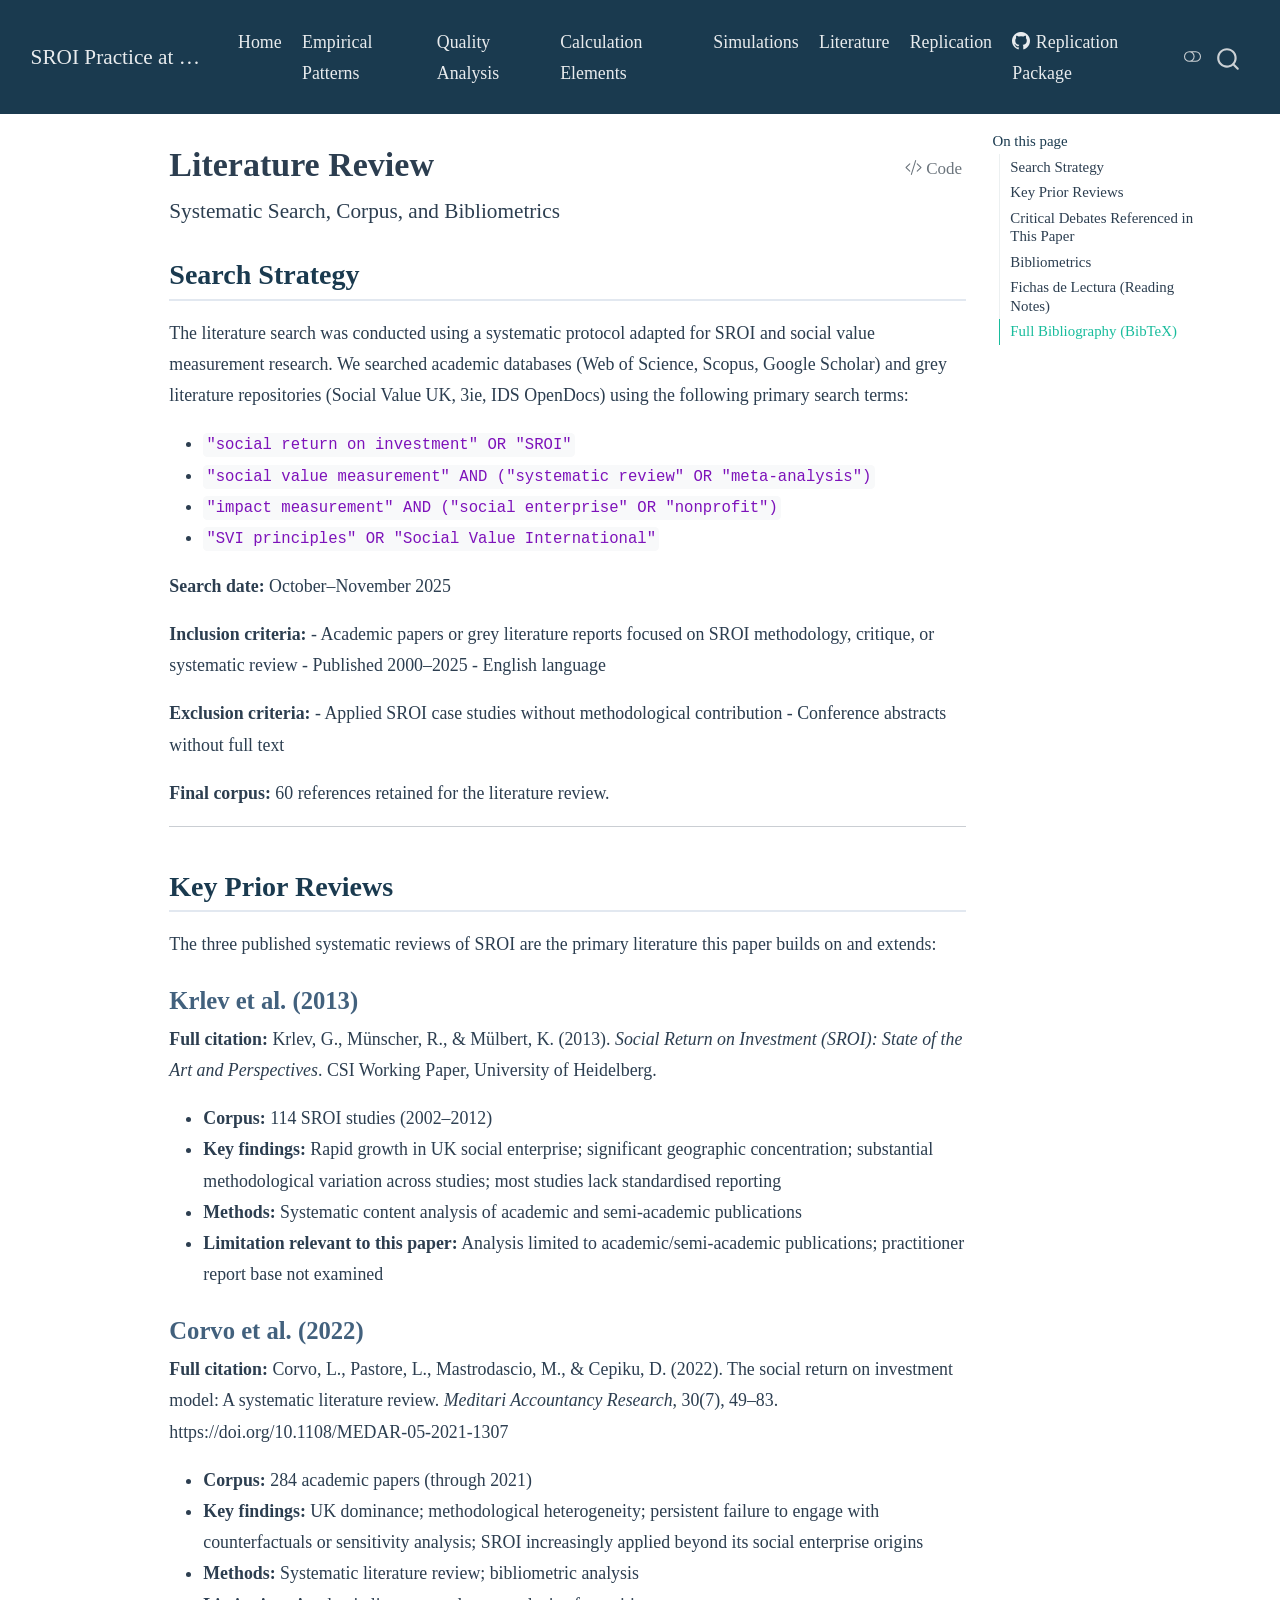
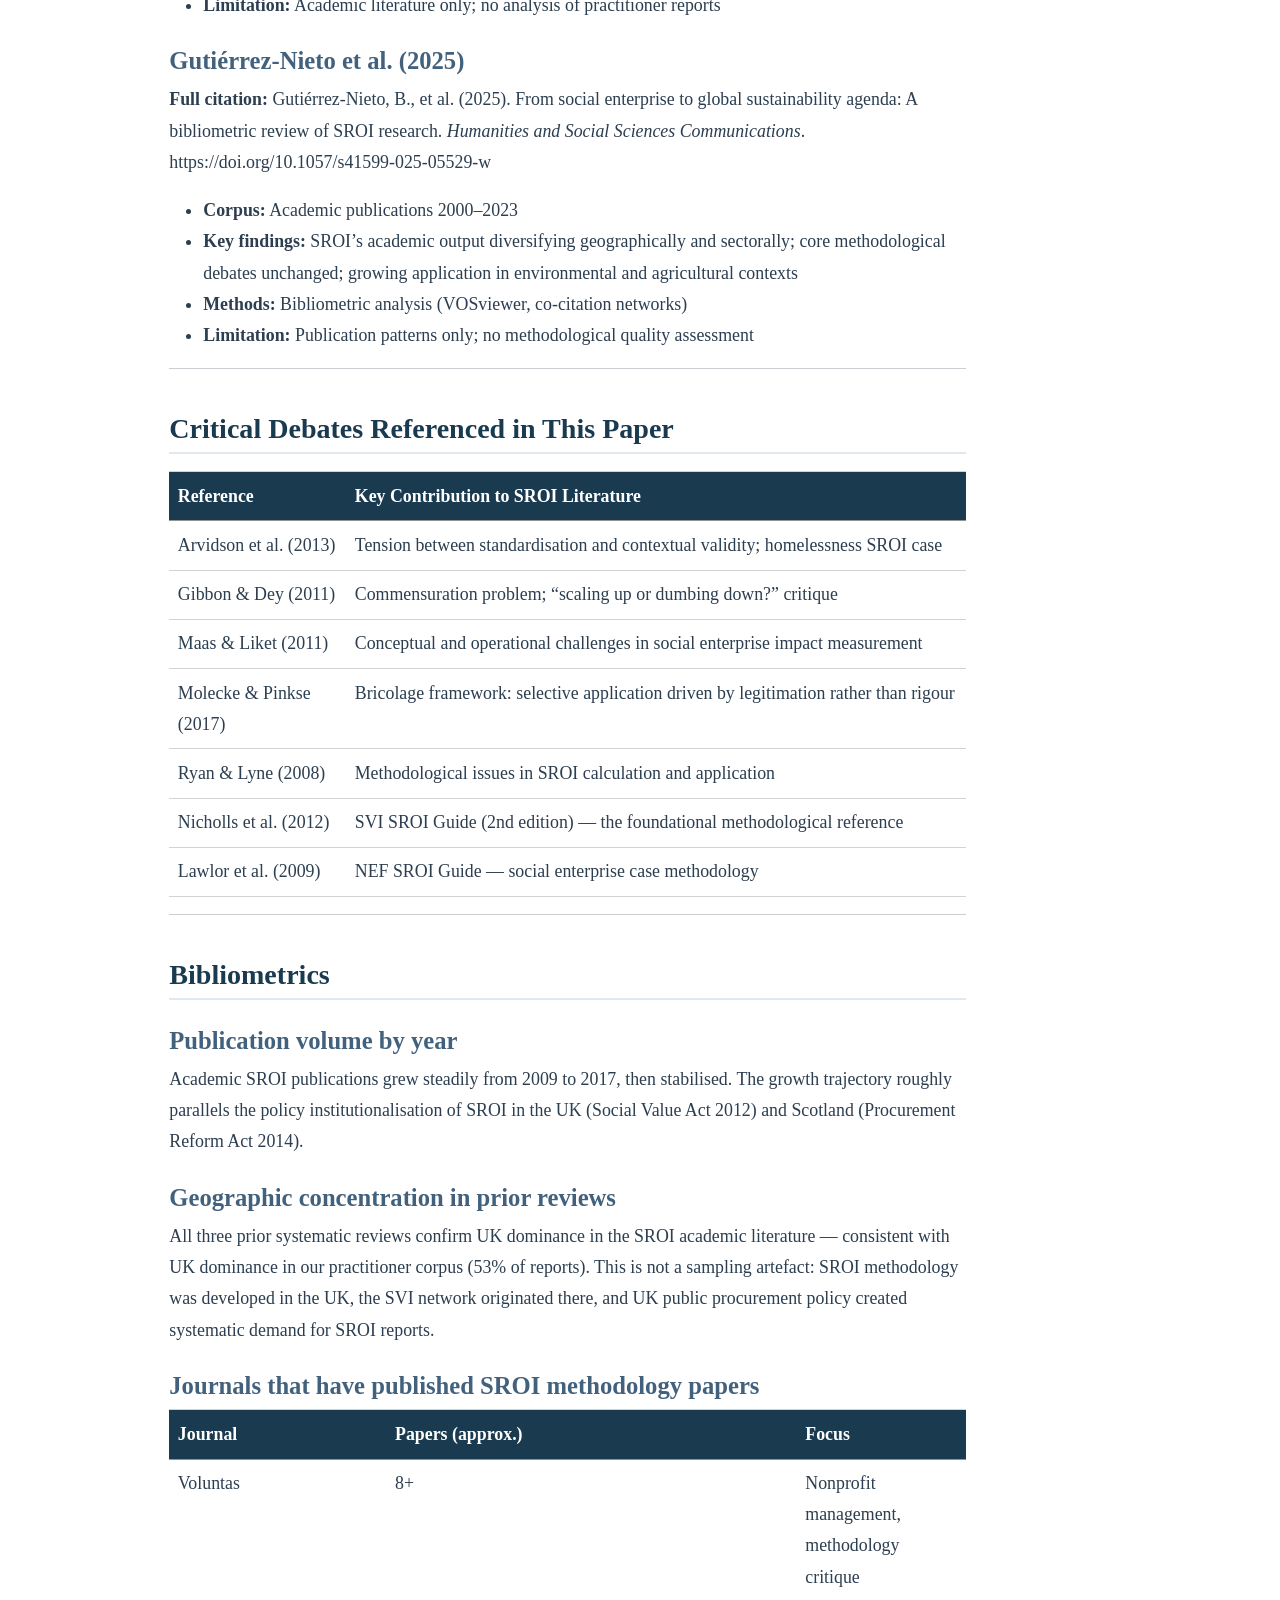
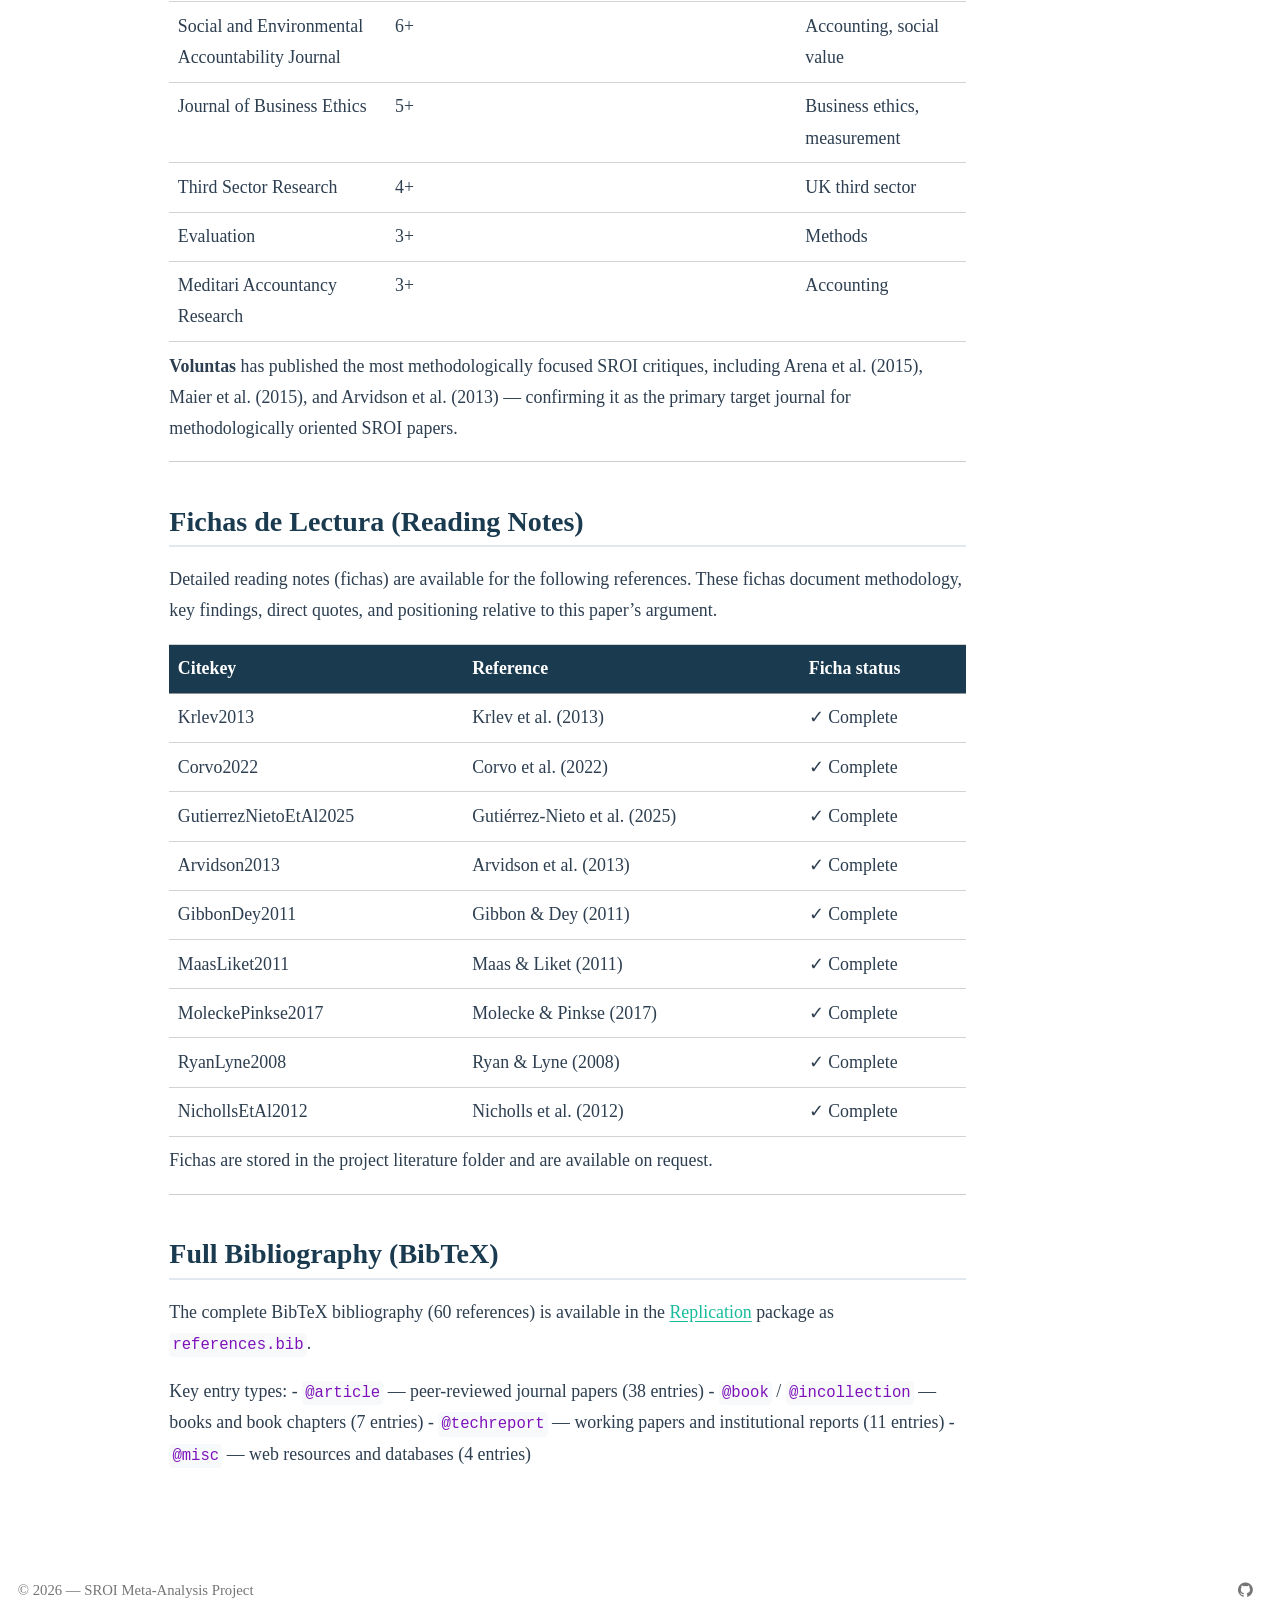
<file: www/docs/literature.html>
<!DOCTYPE html>
<html xmlns="http://www.w3.org/1999/xhtml" lang="en" xml:lang="en"><head>

<meta charset="utf-8">
<meta name="generator" content="quarto-1.7.34">

<meta name="viewport" content="width=device-width, initial-scale=1.0, user-scalable=yes">


<title>Literature Review – SROI Practice at Scale</title>
<style>
code{white-space: pre-wrap;}
span.smallcaps{font-variant: small-caps;}
div.columns{display: flex; gap: min(4vw, 1.5em);}
div.column{flex: auto; overflow-x: auto;}
div.hanging-indent{margin-left: 1.5em; text-indent: -1.5em;}
ul.task-list{list-style: none;}
ul.task-list li input[type="checkbox"] {
  width: 0.8em;
  margin: 0 0.8em 0.2em -1em; /* quarto-specific, see https://github.com/quarto-dev/quarto-cli/issues/4556 */ 
  vertical-align: middle;
}
/* CSS for syntax highlighting */
html { -webkit-text-size-adjust: 100%; }
pre > code.sourceCode { white-space: pre; position: relative; }
pre > code.sourceCode > span { display: inline-block; line-height: 1.25; }
pre > code.sourceCode > span:empty { height: 1.2em; }
.sourceCode { overflow: visible; }
code.sourceCode > span { color: inherit; text-decoration: inherit; }
div.sourceCode { margin: 1em 0; }
pre.sourceCode { margin: 0; }
@media screen {
div.sourceCode { overflow: auto; }
}
@media print {
pre > code.sourceCode { white-space: pre-wrap; }
pre > code.sourceCode > span { text-indent: -5em; padding-left: 5em; }
}
pre.numberSource code
  { counter-reset: source-line 0; }
pre.numberSource code > span
  { position: relative; left: -4em; counter-increment: source-line; }
pre.numberSource code > span > a:first-child::before
  { content: counter(source-line);
    position: relative; left: -1em; text-align: right; vertical-align: baseline;
    border: none; display: inline-block;
    -webkit-touch-callout: none; -webkit-user-select: none;
    -khtml-user-select: none; -moz-user-select: none;
    -ms-user-select: none; user-select: none;
    padding: 0 4px; width: 4em;
  }
pre.numberSource { margin-left: 3em;  padding-left: 4px; }
div.sourceCode
  {   }
@media screen {
pre > code.sourceCode > span > a:first-child::before { text-decoration: underline; }
}
</style>


<script src="site_libs/quarto-nav/quarto-nav.js"></script>
<script src="site_libs/quarto-nav/headroom.min.js"></script>
<script src="site_libs/clipboard/clipboard.min.js"></script>
<script src="site_libs/quarto-search/autocomplete.umd.js"></script>
<script src="site_libs/quarto-search/fuse.min.js"></script>
<script src="site_libs/quarto-search/quarto-search.js"></script>
<meta name="quarto:offset" content="./">
<link href="./figures/fig1_sector_distribution.png" rel="icon" type="image/png">
<script src="site_libs/quarto-html/quarto.js" type="module"></script>
<script src="site_libs/quarto-html/tabsets/tabsets.js" type="module"></script>
<script src="site_libs/quarto-html/popper.min.js"></script>
<script src="site_libs/quarto-html/tippy.umd.min.js"></script>
<script src="site_libs/quarto-html/anchor.min.js"></script>
<link href="site_libs/quarto-html/tippy.css" rel="stylesheet">
<link href="site_libs/quarto-html/quarto-syntax-highlighting-9582434199d49cc9e91654cdeeb4866b.css" rel="stylesheet" class="quarto-color-scheme" id="quarto-text-highlighting-styles">
<link href="site_libs/quarto-html/quarto-syntax-highlighting-dark-8dcd8563ea6803ab7cbb3d71ca5772e1.css" rel="stylesheet" class="quarto-color-scheme quarto-color-alternate" id="quarto-text-highlighting-styles">
<link href="site_libs/quarto-html/quarto-syntax-highlighting-9582434199d49cc9e91654cdeeb4866b.css" rel="stylesheet" class="quarto-color-scheme-extra" id="quarto-text-highlighting-styles">
<script src="site_libs/bootstrap/bootstrap.min.js"></script>
<link href="site_libs/bootstrap/bootstrap-icons.css" rel="stylesheet">
<link href="site_libs/bootstrap/bootstrap-93e433daa20d3a4f024ae45a6f5dc548.min.css" rel="stylesheet" append-hash="true" class="quarto-color-scheme" id="quarto-bootstrap" data-mode="light">
<link href="site_libs/bootstrap/bootstrap-dark-053784e53ace314977639f9da3f86154.min.css" rel="stylesheet" append-hash="true" class="quarto-color-scheme quarto-color-alternate" id="quarto-bootstrap" data-mode="dark">
<link href="site_libs/bootstrap/bootstrap-93e433daa20d3a4f024ae45a6f5dc548.min.css" rel="stylesheet" append-hash="true" class="quarto-color-scheme-extra" id="quarto-bootstrap" data-mode="light">
<script id="quarto-search-options" type="application/json">{
  "location": "navbar",
  "copy-button": false,
  "collapse-after": 3,
  "panel-placement": "end",
  "type": "overlay",
  "limit": 50,
  "keyboard-shortcut": [
    "f",
    "/",
    "s"
  ],
  "show-item-context": false,
  "language": {
    "search-no-results-text": "No results",
    "search-matching-documents-text": "matching documents",
    "search-copy-link-title": "Copy link to search",
    "search-hide-matches-text": "Hide additional matches",
    "search-more-match-text": "more match in this document",
    "search-more-matches-text": "more matches in this document",
    "search-clear-button-title": "Clear",
    "search-text-placeholder": "",
    "search-detached-cancel-button-title": "Cancel",
    "search-submit-button-title": "Submit",
    "search-label": "Search"
  }
}</script>
<style>html{ scroll-behavior: smooth; }</style>


<link rel="stylesheet" href="styles.css">
</head>

<body class="nav-fixed quarto-light"><script id="quarto-html-before-body" type="application/javascript">
    const toggleBodyColorMode = (bsSheetEl) => {
      const mode = bsSheetEl.getAttribute("data-mode");
      const bodyEl = window.document.querySelector("body");
      if (mode === "dark") {
        bodyEl.classList.add("quarto-dark");
        bodyEl.classList.remove("quarto-light");
      } else {
        bodyEl.classList.add("quarto-light");
        bodyEl.classList.remove("quarto-dark");
      }
    }
    const toggleBodyColorPrimary = () => {
      const bsSheetEl = window.document.querySelector("link#quarto-bootstrap:not([rel=disabled-stylesheet])");
      if (bsSheetEl) {
        toggleBodyColorMode(bsSheetEl);
      }
    }
    const setColorSchemeToggle = (alternate) => {
      const toggles = window.document.querySelectorAll('.quarto-color-scheme-toggle');
      for (let i=0; i < toggles.length; i++) {
        const toggle = toggles[i];
        if (toggle) {
          if (alternate) {
            toggle.classList.add("alternate");
          } else {
            toggle.classList.remove("alternate");
          }
        }
      }
    };
    const toggleColorMode = (alternate) => {
      // Switch the stylesheets
      const primaryStylesheets = window.document.querySelectorAll('link.quarto-color-scheme:not(.quarto-color-alternate)');
      const alternateStylesheets = window.document.querySelectorAll('link.quarto-color-scheme.quarto-color-alternate');
      manageTransitions('#quarto-margin-sidebar .nav-link', false);
      if (alternate) {
        // note: dark is layered on light, we don't disable primary!
        enableStylesheet(alternateStylesheets);
        for (const sheetNode of alternateStylesheets) {
          if (sheetNode.id === "quarto-bootstrap") {
            toggleBodyColorMode(sheetNode);
          }
        }
      } else {
        disableStylesheet(alternateStylesheets);
        enableStylesheet(primaryStylesheets)
        toggleBodyColorPrimary();
      }
      manageTransitions('#quarto-margin-sidebar .nav-link', true);
      // Switch the toggles
      setColorSchemeToggle(alternate)
      // Hack to workaround the fact that safari doesn't
      // properly recolor the scrollbar when toggling (#1455)
      if (navigator.userAgent.indexOf('Safari') > 0 && navigator.userAgent.indexOf('Chrome') == -1) {
        manageTransitions("body", false);
        window.scrollTo(0, 1);
        setTimeout(() => {
          window.scrollTo(0, 0);
          manageTransitions("body", true);
        }, 40);
      }
    }
    const disableStylesheet = (stylesheets) => {
      for (let i=0; i < stylesheets.length; i++) {
        const stylesheet = stylesheets[i];
        stylesheet.rel = 'disabled-stylesheet';
      }
    }
    const enableStylesheet = (stylesheets) => {
      for (let i=0; i < stylesheets.length; i++) {
        const stylesheet = stylesheets[i];
        if(stylesheet.rel !== 'stylesheet') { // for Chrome, which will still FOUC without this check
          stylesheet.rel = 'stylesheet';
        }
      }
    }
    const manageTransitions = (selector, allowTransitions) => {
      const els = window.document.querySelectorAll(selector);
      for (let i=0; i < els.length; i++) {
        const el = els[i];
        if (allowTransitions) {
          el.classList.remove('notransition');
        } else {
          el.classList.add('notransition');
        }
      }
    }
    const isFileUrl = () => {
      return window.location.protocol === 'file:';
    }
    const hasAlternateSentinel = () => {
      let styleSentinel = getColorSchemeSentinel();
      if (styleSentinel !== null) {
        return styleSentinel === "alternate";
      } else {
        return false;
      }
    }
    const setStyleSentinel = (alternate) => {
      const value = alternate ? "alternate" : "default";
      if (!isFileUrl()) {
        window.localStorage.setItem("quarto-color-scheme", value);
      } else {
        localAlternateSentinel = value;
      }
    }
    const getColorSchemeSentinel = () => {
      if (!isFileUrl()) {
        const storageValue = window.localStorage.getItem("quarto-color-scheme");
        return storageValue != null ? storageValue : localAlternateSentinel;
      } else {
        return localAlternateSentinel;
      }
    }
    const toggleGiscusIfUsed = (isAlternate, darkModeDefault) => {
      const baseTheme = document.querySelector('#giscus-base-theme')?.value ?? 'light';
      const alternateTheme = document.querySelector('#giscus-alt-theme')?.value ?? 'dark';
      let newTheme = '';
      if(authorPrefersDark) {
        newTheme = isAlternate ? baseTheme : alternateTheme;
      } else {
        newTheme = isAlternate ? alternateTheme : baseTheme;
      }
      const changeGiscusTheme = () => {
        // From: https://github.com/giscus/giscus/issues/336
        const sendMessage = (message) => {
          const iframe = document.querySelector('iframe.giscus-frame');
          if (!iframe) return;
          iframe.contentWindow.postMessage({ giscus: message }, 'https://giscus.app');
        }
        sendMessage({
          setConfig: {
            theme: newTheme
          }
        });
      }
      const isGiscussLoaded = window.document.querySelector('iframe.giscus-frame') !== null;
      if (isGiscussLoaded) {
        changeGiscusTheme();
      }
    };
    const authorPrefersDark = false;
    const darkModeDefault = authorPrefersDark;
      document.querySelector('link#quarto-text-highlighting-styles.quarto-color-scheme-extra').rel = 'disabled-stylesheet';
      document.querySelector('link#quarto-bootstrap.quarto-color-scheme-extra').rel = 'disabled-stylesheet';
    let localAlternateSentinel = darkModeDefault ? 'alternate' : 'default';
    // Dark / light mode switch
    window.quartoToggleColorScheme = () => {
      // Read the current dark / light value
      let toAlternate = !hasAlternateSentinel();
      toggleColorMode(toAlternate);
      setStyleSentinel(toAlternate);
      toggleGiscusIfUsed(toAlternate, darkModeDefault);
      window.dispatchEvent(new Event('resize'));
    };
    // Switch to dark mode if need be
    if (hasAlternateSentinel()) {
      toggleColorMode(true);
    } else {
      toggleColorMode(false);
    }
  </script>

<div id="quarto-search-results"></div>
  <header id="quarto-header" class="headroom fixed-top">
    <nav class="navbar navbar-expand-lg " data-bs-theme="dark">
      <div class="navbar-container container-fluid">
      <div class="navbar-brand-container mx-auto">
    <a class="navbar-brand" href="./index.html">
    <span class="navbar-title">SROI Practice at Scale</span>
    </a>
  </div>
            <div id="quarto-search" class="" title="Search"></div>
          <button class="navbar-toggler" type="button" data-bs-toggle="collapse" data-bs-target="#navbarCollapse" aria-controls="navbarCollapse" role="menu" aria-expanded="false" aria-label="Toggle navigation" onclick="if (window.quartoToggleHeadroom) { window.quartoToggleHeadroom(); }">
  <span class="navbar-toggler-icon"></span>
</button>
          <div class="collapse navbar-collapse" id="navbarCollapse">
            <ul class="navbar-nav navbar-nav-scroll me-auto">
  <li class="nav-item">
    <a class="nav-link" href="./index.html"> 
<span class="menu-text">Home</span></a>
  </li>  
  <li class="nav-item">
    <a class="nav-link" href="./empirical.html"> 
<span class="menu-text">Empirical Patterns</span></a>
  </li>  
  <li class="nav-item">
    <a class="nav-link" href="./quality.html"> 
<span class="menu-text">Quality Analysis</span></a>
  </li>  
  <li class="nav-item">
    <a class="nav-link" href="./factors.html"> 
<span class="menu-text">Calculation Elements</span></a>
  </li>  
  <li class="nav-item">
    <a class="nav-link" href="./simulations.html"> 
<span class="menu-text">Simulations</span></a>
  </li>  
  <li class="nav-item">
    <a class="nav-link active" href="./literature.html" aria-current="page"> 
<span class="menu-text">Literature</span></a>
  </li>  
  <li class="nav-item">
    <a class="nav-link" href="./replication.html"> 
<span class="menu-text">Replication</span></a>
  </li>  
</ul>
            <ul class="navbar-nav navbar-nav-scroll ms-auto">
  <li class="nav-item">
    <a class="nav-link" href="https://github.com/jcmunoz-eafit/2026_sroi"> <i class="bi bi-github" role="img">
</i> 
<span class="menu-text">Replication Package</span></a>
  </li>  
</ul>
          </div> <!-- /navcollapse -->
            <div class="quarto-navbar-tools">
  <a href="" class="quarto-color-scheme-toggle quarto-navigation-tool  px-1" onclick="window.quartoToggleColorScheme(); return false;" title="Toggle dark mode"><i class="bi"></i></a>
</div>
      </div> <!-- /container-fluid -->
    </nav>
</header>
<!-- content -->
<div id="quarto-content" class="quarto-container page-columns page-rows-contents page-layout-article page-navbar">
<!-- sidebar -->
<!-- margin-sidebar -->
    <div id="quarto-margin-sidebar" class="sidebar margin-sidebar">
        <nav id="TOC" role="doc-toc" class="toc-active">
    <h2 id="toc-title">On this page</h2>
   
  <ul>
  <li><a href="#search-strategy" id="toc-search-strategy" class="nav-link active" data-scroll-target="#search-strategy">Search Strategy</a></li>
  <li><a href="#key-prior-reviews" id="toc-key-prior-reviews" class="nav-link" data-scroll-target="#key-prior-reviews">Key Prior Reviews</a>
  <ul class="collapse">
  <li><a href="#krlev-et-al.-2013" id="toc-krlev-et-al.-2013" class="nav-link" data-scroll-target="#krlev-et-al.-2013">Krlev et al.&nbsp;(2013)</a></li>
  <li><a href="#corvo-et-al.-2022" id="toc-corvo-et-al.-2022" class="nav-link" data-scroll-target="#corvo-et-al.-2022">Corvo et al.&nbsp;(2022)</a></li>
  <li><a href="#gutiérrez-nieto-et-al.-2025" id="toc-gutiérrez-nieto-et-al.-2025" class="nav-link" data-scroll-target="#gutiérrez-nieto-et-al.-2025">Gutiérrez-Nieto et al.&nbsp;(2025)</a></li>
  </ul></li>
  <li><a href="#critical-debates-referenced-in-this-paper" id="toc-critical-debates-referenced-in-this-paper" class="nav-link" data-scroll-target="#critical-debates-referenced-in-this-paper">Critical Debates Referenced in This Paper</a></li>
  <li><a href="#bibliometrics" id="toc-bibliometrics" class="nav-link" data-scroll-target="#bibliometrics">Bibliometrics</a>
  <ul class="collapse">
  <li><a href="#publication-volume-by-year" id="toc-publication-volume-by-year" class="nav-link" data-scroll-target="#publication-volume-by-year">Publication volume by year</a></li>
  <li><a href="#geographic-concentration-in-prior-reviews" id="toc-geographic-concentration-in-prior-reviews" class="nav-link" data-scroll-target="#geographic-concentration-in-prior-reviews">Geographic concentration in prior reviews</a></li>
  <li><a href="#journals-that-have-published-sroi-methodology-papers" id="toc-journals-that-have-published-sroi-methodology-papers" class="nav-link" data-scroll-target="#journals-that-have-published-sroi-methodology-papers">Journals that have published SROI methodology papers</a></li>
  </ul></li>
  <li><a href="#fichas-de-lectura-reading-notes" id="toc-fichas-de-lectura-reading-notes" class="nav-link" data-scroll-target="#fichas-de-lectura-reading-notes">Fichas de Lectura (Reading Notes)</a></li>
  <li><a href="#full-bibliography-bibtex" id="toc-full-bibliography-bibtex" class="nav-link" data-scroll-target="#full-bibliography-bibtex">Full Bibliography (BibTeX)</a></li>
  </ul>
</nav>
    </div>
<!-- main -->
<main class="content" id="quarto-document-content">


<header id="title-block-header" class="quarto-title-block default">
<div class="quarto-title">
<div class="quarto-title-block"><div><h1 class="title">Literature Review</h1><button type="button" class="btn code-tools-button" id="quarto-code-tools-source"><i class="bi"></i> Code</button></div></div>
<p class="subtitle lead">Systematic Search, Corpus, and Bibliometrics</p>
</div>



<div class="quarto-title-meta">

    
  
    
  </div>
  


</header>


<section id="search-strategy" class="level2">
<h2 class="anchored" data-anchor-id="search-strategy">Search Strategy</h2>
<p>The literature search was conducted using a systematic protocol adapted for SROI and social value measurement research. We searched academic databases (Web of Science, Scopus, Google Scholar) and grey literature repositories (Social Value UK, 3ie, IDS OpenDocs) using the following primary search terms:</p>
<ul>
<li><code>"social return on investment" OR "SROI"</code></li>
<li><code>"social value measurement" AND ("systematic review" OR "meta-analysis")</code></li>
<li><code>"impact measurement" AND ("social enterprise" OR "nonprofit")</code></li>
<li><code>"SVI principles" OR "Social Value International"</code></li>
</ul>
<p><strong>Search date:</strong> October–November 2025</p>
<p><strong>Inclusion criteria:</strong> - Academic papers or grey literature reports focused on SROI methodology, critique, or systematic review - Published 2000–2025 - English language</p>
<p><strong>Exclusion criteria:</strong> - Applied SROI case studies without methodological contribution - Conference abstracts without full text</p>
<p><strong>Final corpus:</strong> 60 references retained for the literature review.</p>
<hr>
</section>
<section id="key-prior-reviews" class="level2">
<h2 class="anchored" data-anchor-id="key-prior-reviews">Key Prior Reviews</h2>
<p>The three published systematic reviews of SROI are the primary literature this paper builds on and extends:</p>
<section id="krlev-et-al.-2013" class="level3">
<h3 class="anchored" data-anchor-id="krlev-et-al.-2013">Krlev et al.&nbsp;(2013)</h3>
<p><strong>Full citation:</strong> Krlev, G., Münscher, R., &amp; Mülbert, K. (2013). <em>Social Return on Investment (SROI): State of the Art and Perspectives</em>. CSI Working Paper, University of Heidelberg.</p>
<ul>
<li><strong>Corpus:</strong> 114 SROI studies (2002–2012)</li>
<li><strong>Key findings:</strong> Rapid growth in UK social enterprise; significant geographic concentration; substantial methodological variation across studies; most studies lack standardised reporting</li>
<li><strong>Methods:</strong> Systematic content analysis of academic and semi-academic publications</li>
<li><strong>Limitation relevant to this paper:</strong> Analysis limited to academic/semi-academic publications; practitioner report base not examined</li>
</ul>
</section>
<section id="corvo-et-al.-2022" class="level3">
<h3 class="anchored" data-anchor-id="corvo-et-al.-2022">Corvo et al.&nbsp;(2022)</h3>
<p><strong>Full citation:</strong> Corvo, L., Pastore, L., Mastrodascio, M., &amp; Cepiku, D. (2022). The social return on investment model: A systematic literature review. <em>Meditari Accountancy Research</em>, 30(7), 49–83. https://doi.org/10.1108/MEDAR-05-2021-1307</p>
<ul>
<li><strong>Corpus:</strong> 284 academic papers (through 2021)</li>
<li><strong>Key findings:</strong> UK dominance; methodological heterogeneity; persistent failure to engage with counterfactuals or sensitivity analysis; SROI increasingly applied beyond its social enterprise origins</li>
<li><strong>Methods:</strong> Systematic literature review; bibliometric analysis</li>
<li><strong>Limitation:</strong> Academic literature only; no analysis of practitioner reports</li>
</ul>
</section>
<section id="gutiérrez-nieto-et-al.-2025" class="level3">
<h3 class="anchored" data-anchor-id="gutiérrez-nieto-et-al.-2025">Gutiérrez-Nieto et al.&nbsp;(2025)</h3>
<p><strong>Full citation:</strong> Gutiérrez-Nieto, B., et al.&nbsp;(2025). From social enterprise to global sustainability agenda: A bibliometric review of SROI research. <em>Humanities and Social Sciences Communications</em>. https://doi.org/10.1057/s41599-025-05529-w</p>
<ul>
<li><strong>Corpus:</strong> Academic publications 2000–2023</li>
<li><strong>Key findings:</strong> SROI’s academic output diversifying geographically and sectorally; core methodological debates unchanged; growing application in environmental and agricultural contexts</li>
<li><strong>Methods:</strong> Bibliometric analysis (VOSviewer, co-citation networks)</li>
<li><strong>Limitation:</strong> Publication patterns only; no methodological quality assessment</li>
</ul>
<hr>
</section>
</section>
<section id="critical-debates-referenced-in-this-paper" class="level2">
<h2 class="anchored" data-anchor-id="critical-debates-referenced-in-this-paper">Critical Debates Referenced in This Paper</h2>
<table class="caption-top table">
<colgroup>
<col style="width: 22%">
<col style="width: 77%">
</colgroup>
<thead>
<tr class="header">
<th>Reference</th>
<th>Key Contribution to SROI Literature</th>
</tr>
</thead>
<tbody>
<tr class="odd">
<td>Arvidson et al.&nbsp;(2013)</td>
<td>Tension between standardisation and contextual validity; homelessness SROI case</td>
</tr>
<tr class="even">
<td>Gibbon &amp; Dey (2011)</td>
<td>Commensuration problem; “scaling up or dumbing down?” critique</td>
</tr>
<tr class="odd">
<td>Maas &amp; Liket (2011)</td>
<td>Conceptual and operational challenges in social enterprise impact measurement</td>
</tr>
<tr class="even">
<td>Molecke &amp; Pinkse (2017)</td>
<td>Bricolage framework: selective application driven by legitimation rather than rigour</td>
</tr>
<tr class="odd">
<td>Ryan &amp; Lyne (2008)</td>
<td>Methodological issues in SROI calculation and application</td>
</tr>
<tr class="even">
<td>Nicholls et al.&nbsp;(2012)</td>
<td>SVI SROI Guide (2nd edition) — the foundational methodological reference</td>
</tr>
<tr class="odd">
<td>Lawlor et al.&nbsp;(2009)</td>
<td>NEF SROI Guide — social enterprise case methodology</td>
</tr>
</tbody>
</table>
<hr>
</section>
<section id="bibliometrics" class="level2">
<h2 class="anchored" data-anchor-id="bibliometrics">Bibliometrics</h2>
<section id="publication-volume-by-year" class="level3">
<h3 class="anchored" data-anchor-id="publication-volume-by-year">Publication volume by year</h3>
<p>Academic SROI publications grew steadily from 2009 to 2017, then stabilised. The growth trajectory roughly parallels the policy institutionalisation of SROI in the UK (Social Value Act 2012) and Scotland (Procurement Reform Act 2014).</p>
</section>
<section id="geographic-concentration-in-prior-reviews" class="level3">
<h3 class="anchored" data-anchor-id="geographic-concentration-in-prior-reviews">Geographic concentration in prior reviews</h3>
<p>All three prior systematic reviews confirm UK dominance in the SROI academic literature — consistent with UK dominance in our practitioner corpus (53% of reports). This is not a sampling artefact: SROI methodology was developed in the UK, the SVI network originated there, and UK public procurement policy created systematic demand for SROI reports.</p>
</section>
<section id="journals-that-have-published-sroi-methodology-papers" class="level3">
<h3 class="anchored" data-anchor-id="journals-that-have-published-sroi-methodology-papers">Journals that have published SROI methodology papers</h3>
<table class="caption-top table">
<colgroup>
<col style="width: 27%">
<col style="width: 51%">
<col style="width: 21%">
</colgroup>
<thead>
<tr class="header">
<th>Journal</th>
<th>Papers (approx.)</th>
<th>Focus</th>
</tr>
</thead>
<tbody>
<tr class="odd">
<td>Voluntas</td>
<td>8+</td>
<td>Nonprofit management, methodology critique</td>
</tr>
<tr class="even">
<td>Social and Environmental Accountability Journal</td>
<td>6+</td>
<td>Accounting, social value</td>
</tr>
<tr class="odd">
<td>Journal of Business Ethics</td>
<td>5+</td>
<td>Business ethics, measurement</td>
</tr>
<tr class="even">
<td>Third Sector Research</td>
<td>4+</td>
<td>UK third sector</td>
</tr>
<tr class="odd">
<td>Evaluation</td>
<td>3+</td>
<td>Methods</td>
</tr>
<tr class="even">
<td>Meditari Accountancy Research</td>
<td>3+</td>
<td>Accounting</td>
</tr>
</tbody>
</table>
<p><strong>Voluntas</strong> has published the most methodologically focused SROI critiques, including Arena et al.&nbsp;(2015), Maier et al.&nbsp;(2015), and Arvidson et al.&nbsp;(2013) — confirming it as the primary target journal for methodologically oriented SROI papers.</p>
<hr>
</section>
</section>
<section id="fichas-de-lectura-reading-notes" class="level2">
<h2 class="anchored" data-anchor-id="fichas-de-lectura-reading-notes">Fichas de Lectura (Reading Notes)</h2>
<p>Detailed reading notes (fichas) are available for the following references. These fichas document methodology, key findings, direct quotes, and positioning relative to this paper’s argument.</p>
<table class="caption-top table">
<thead>
<tr class="header">
<th>Citekey</th>
<th>Reference</th>
<th>Ficha status</th>
</tr>
</thead>
<tbody>
<tr class="odd">
<td>Krlev2013</td>
<td>Krlev et al.&nbsp;(2013)</td>
<td>✓ Complete</td>
</tr>
<tr class="even">
<td>Corvo2022</td>
<td>Corvo et al.&nbsp;(2022)</td>
<td>✓ Complete</td>
</tr>
<tr class="odd">
<td>GutierrezNietoEtAl2025</td>
<td>Gutiérrez-Nieto et al.&nbsp;(2025)</td>
<td>✓ Complete</td>
</tr>
<tr class="even">
<td>Arvidson2013</td>
<td>Arvidson et al.&nbsp;(2013)</td>
<td>✓ Complete</td>
</tr>
<tr class="odd">
<td>GibbonDey2011</td>
<td>Gibbon &amp; Dey (2011)</td>
<td>✓ Complete</td>
</tr>
<tr class="even">
<td>MaasLiket2011</td>
<td>Maas &amp; Liket (2011)</td>
<td>✓ Complete</td>
</tr>
<tr class="odd">
<td>MoleckePinkse2017</td>
<td>Molecke &amp; Pinkse (2017)</td>
<td>✓ Complete</td>
</tr>
<tr class="even">
<td>RyanLyne2008</td>
<td>Ryan &amp; Lyne (2008)</td>
<td>✓ Complete</td>
</tr>
<tr class="odd">
<td>NichollsEtAl2012</td>
<td>Nicholls et al.&nbsp;(2012)</td>
<td>✓ Complete</td>
</tr>
</tbody>
</table>
<p>Fichas are stored in the project literature folder and are available on request.</p>
<hr>
</section>
<section id="full-bibliography-bibtex" class="level2">
<h2 class="anchored" data-anchor-id="full-bibliography-bibtex">Full Bibliography (BibTeX)</h2>
<p>The complete BibTeX bibliography (60 references) is available in the <a href="./replication.html">Replication</a> package as <code>references.bib</code>.</p>
<p>Key entry types: - <code>@article</code> — peer-reviewed journal papers (38 entries) - <code>@book</code> / <code>@incollection</code> — books and book chapters (7 entries) - <code>@techreport</code> — working papers and institutional reports (11 entries) - <code>@misc</code> — web resources and databases (4 entries)</p>


<!-- -->

</section>

</main> <!-- /main -->
<script id="quarto-html-after-body" type="application/javascript">
  window.document.addEventListener("DOMContentLoaded", function (event) {
    // Ensure there is a toggle, if there isn't float one in the top right
    if (window.document.querySelector('.quarto-color-scheme-toggle') === null) {
      const a = window.document.createElement('a');
      a.classList.add('top-right');
      a.classList.add('quarto-color-scheme-toggle');
      a.href = "";
      a.onclick = function() { try { window.quartoToggleColorScheme(); } catch {} return false; };
      const i = window.document.createElement("i");
      i.classList.add('bi');
      a.appendChild(i);
      window.document.body.appendChild(a);
    }
    setColorSchemeToggle(hasAlternateSentinel())
    const icon = "";
    const anchorJS = new window.AnchorJS();
    anchorJS.options = {
      placement: 'right',
      icon: icon
    };
    anchorJS.add('.anchored');
    const isCodeAnnotation = (el) => {
      for (const clz of el.classList) {
        if (clz.startsWith('code-annotation-')) {                     
          return true;
        }
      }
      return false;
    }
    const onCopySuccess = function(e) {
      // button target
      const button = e.trigger;
      // don't keep focus
      button.blur();
      // flash "checked"
      button.classList.add('code-copy-button-checked');
      var currentTitle = button.getAttribute("title");
      button.setAttribute("title", "Copied!");
      let tooltip;
      if (window.bootstrap) {
        button.setAttribute("data-bs-toggle", "tooltip");
        button.setAttribute("data-bs-placement", "left");
        button.setAttribute("data-bs-title", "Copied!");
        tooltip = new bootstrap.Tooltip(button, 
          { trigger: "manual", 
            customClass: "code-copy-button-tooltip",
            offset: [0, -8]});
        tooltip.show();    
      }
      setTimeout(function() {
        if (tooltip) {
          tooltip.hide();
          button.removeAttribute("data-bs-title");
          button.removeAttribute("data-bs-toggle");
          button.removeAttribute("data-bs-placement");
        }
        button.setAttribute("title", currentTitle);
        button.classList.remove('code-copy-button-checked');
      }, 1000);
      // clear code selection
      e.clearSelection();
    }
    const getTextToCopy = function(trigger) {
        const codeEl = trigger.previousElementSibling.cloneNode(true);
        for (const childEl of codeEl.children) {
          if (isCodeAnnotation(childEl)) {
            childEl.remove();
          }
        }
        return codeEl.innerText;
    }
    const clipboard = new window.ClipboardJS('.code-copy-button:not([data-in-quarto-modal])', {
      text: getTextToCopy
    });
    clipboard.on('success', onCopySuccess);
    if (window.document.getElementById('quarto-embedded-source-code-modal')) {
      const clipboardModal = new window.ClipboardJS('.code-copy-button[data-in-quarto-modal]', {
        text: getTextToCopy,
        container: window.document.getElementById('quarto-embedded-source-code-modal')
      });
      clipboardModal.on('success', onCopySuccess);
    }
    const viewSource = window.document.getElementById('quarto-view-source') ||
                       window.document.getElementById('quarto-code-tools-source');
    if (viewSource) {
      const sourceUrl = viewSource.getAttribute("data-quarto-source-url");
      viewSource.addEventListener("click", function(e) {
        if (sourceUrl) {
          // rstudio viewer pane
          if (/\bcapabilities=\b/.test(window.location)) {
            window.open(sourceUrl);
          } else {
            window.location.href = sourceUrl;
          }
        } else {
          const modal = new bootstrap.Modal(document.getElementById('quarto-embedded-source-code-modal'));
          modal.show();
        }
        return false;
      });
    }
    function toggleCodeHandler(show) {
      return function(e) {
        const detailsSrc = window.document.querySelectorAll(".cell > details > .sourceCode");
        for (let i=0; i<detailsSrc.length; i++) {
          const details = detailsSrc[i].parentElement;
          if (show) {
            details.open = true;
          } else {
            details.removeAttribute("open");
          }
        }
        const cellCodeDivs = window.document.querySelectorAll(".cell > .sourceCode");
        const fromCls = show ? "hidden" : "unhidden";
        const toCls = show ? "unhidden" : "hidden";
        for (let i=0; i<cellCodeDivs.length; i++) {
          const codeDiv = cellCodeDivs[i];
          if (codeDiv.classList.contains(fromCls)) {
            codeDiv.classList.remove(fromCls);
            codeDiv.classList.add(toCls);
          } 
        }
        return false;
      }
    }
    const hideAllCode = window.document.getElementById("quarto-hide-all-code");
    if (hideAllCode) {
      hideAllCode.addEventListener("click", toggleCodeHandler(false));
    }
    const showAllCode = window.document.getElementById("quarto-show-all-code");
    if (showAllCode) {
      showAllCode.addEventListener("click", toggleCodeHandler(true));
    }
      var localhostRegex = new RegExp(/^(?:http|https):\/\/localhost\:?[0-9]*\//);
      var mailtoRegex = new RegExp(/^mailto:/);
        var filterRegex = new RegExp('/' + window.location.host + '/');
      var isInternal = (href) => {
          return filterRegex.test(href) || localhostRegex.test(href) || mailtoRegex.test(href);
      }
      // Inspect non-navigation links and adorn them if external
     var links = window.document.querySelectorAll('a[href]:not(.nav-link):not(.navbar-brand):not(.toc-action):not(.sidebar-link):not(.sidebar-item-toggle):not(.pagination-link):not(.no-external):not([aria-hidden]):not(.dropdown-item):not(.quarto-navigation-tool):not(.about-link)');
      for (var i=0; i<links.length; i++) {
        const link = links[i];
        if (!isInternal(link.href)) {
          // undo the damage that might have been done by quarto-nav.js in the case of
          // links that we want to consider external
          if (link.dataset.originalHref !== undefined) {
            link.href = link.dataset.originalHref;
          }
        }
      }
    function tippyHover(el, contentFn, onTriggerFn, onUntriggerFn) {
      const config = {
        allowHTML: true,
        maxWidth: 500,
        delay: 100,
        arrow: false,
        appendTo: function(el) {
            return el.parentElement;
        },
        interactive: true,
        interactiveBorder: 10,
        theme: 'quarto',
        placement: 'bottom-start',
      };
      if (contentFn) {
        config.content = contentFn;
      }
      if (onTriggerFn) {
        config.onTrigger = onTriggerFn;
      }
      if (onUntriggerFn) {
        config.onUntrigger = onUntriggerFn;
      }
      window.tippy(el, config); 
    }
    const noterefs = window.document.querySelectorAll('a[role="doc-noteref"]');
    for (var i=0; i<noterefs.length; i++) {
      const ref = noterefs[i];
      tippyHover(ref, function() {
        // use id or data attribute instead here
        let href = ref.getAttribute('data-footnote-href') || ref.getAttribute('href');
        try { href = new URL(href).hash; } catch {}
        const id = href.replace(/^#\/?/, "");
        const note = window.document.getElementById(id);
        if (note) {
          return note.innerHTML;
        } else {
          return "";
        }
      });
    }
    const xrefs = window.document.querySelectorAll('a.quarto-xref');
    const processXRef = (id, note) => {
      // Strip column container classes
      const stripColumnClz = (el) => {
        el.classList.remove("page-full", "page-columns");
        if (el.children) {
          for (const child of el.children) {
            stripColumnClz(child);
          }
        }
      }
      stripColumnClz(note)
      if (id === null || id.startsWith('sec-')) {
        // Special case sections, only their first couple elements
        const container = document.createElement("div");
        if (note.children && note.children.length > 2) {
          container.appendChild(note.children[0].cloneNode(true));
          for (let i = 1; i < note.children.length; i++) {
            const child = note.children[i];
            if (child.tagName === "P" && child.innerText === "") {
              continue;
            } else {
              container.appendChild(child.cloneNode(true));
              break;
            }
          }
          if (window.Quarto?.typesetMath) {
            window.Quarto.typesetMath(container);
          }
          return container.innerHTML
        } else {
          if (window.Quarto?.typesetMath) {
            window.Quarto.typesetMath(note);
          }
          return note.innerHTML;
        }
      } else {
        // Remove any anchor links if they are present
        const anchorLink = note.querySelector('a.anchorjs-link');
        if (anchorLink) {
          anchorLink.remove();
        }
        if (window.Quarto?.typesetMath) {
          window.Quarto.typesetMath(note);
        }
        if (note.classList.contains("callout")) {
          return note.outerHTML;
        } else {
          return note.innerHTML;
        }
      }
    }
    for (var i=0; i<xrefs.length; i++) {
      const xref = xrefs[i];
      tippyHover(xref, undefined, function(instance) {
        instance.disable();
        let url = xref.getAttribute('href');
        let hash = undefined; 
        if (url.startsWith('#')) {
          hash = url;
        } else {
          try { hash = new URL(url).hash; } catch {}
        }
        if (hash) {
          const id = hash.replace(/^#\/?/, "");
          const note = window.document.getElementById(id);
          if (note !== null) {
            try {
              const html = processXRef(id, note.cloneNode(true));
              instance.setContent(html);
            } finally {
              instance.enable();
              instance.show();
            }
          } else {
            // See if we can fetch this
            fetch(url.split('#')[0])
            .then(res => res.text())
            .then(html => {
              const parser = new DOMParser();
              const htmlDoc = parser.parseFromString(html, "text/html");
              const note = htmlDoc.getElementById(id);
              if (note !== null) {
                const html = processXRef(id, note);
                instance.setContent(html);
              } 
            }).finally(() => {
              instance.enable();
              instance.show();
            });
          }
        } else {
          // See if we can fetch a full url (with no hash to target)
          // This is a special case and we should probably do some content thinning / targeting
          fetch(url)
          .then(res => res.text())
          .then(html => {
            const parser = new DOMParser();
            const htmlDoc = parser.parseFromString(html, "text/html");
            const note = htmlDoc.querySelector('main.content');
            if (note !== null) {
              // This should only happen for chapter cross references
              // (since there is no id in the URL)
              // remove the first header
              if (note.children.length > 0 && note.children[0].tagName === "HEADER") {
                note.children[0].remove();
              }
              const html = processXRef(null, note);
              instance.setContent(html);
            } 
          }).finally(() => {
            instance.enable();
            instance.show();
          });
        }
      }, function(instance) {
      });
    }
        let selectedAnnoteEl;
        const selectorForAnnotation = ( cell, annotation) => {
          let cellAttr = 'data-code-cell="' + cell + '"';
          let lineAttr = 'data-code-annotation="' +  annotation + '"';
          const selector = 'span[' + cellAttr + '][' + lineAttr + ']';
          return selector;
        }
        const selectCodeLines = (annoteEl) => {
          const doc = window.document;
          const targetCell = annoteEl.getAttribute("data-target-cell");
          const targetAnnotation = annoteEl.getAttribute("data-target-annotation");
          const annoteSpan = window.document.querySelector(selectorForAnnotation(targetCell, targetAnnotation));
          const lines = annoteSpan.getAttribute("data-code-lines").split(",");
          const lineIds = lines.map((line) => {
            return targetCell + "-" + line;
          })
          let top = null;
          let height = null;
          let parent = null;
          if (lineIds.length > 0) {
              //compute the position of the single el (top and bottom and make a div)
              const el = window.document.getElementById(lineIds[0]);
              top = el.offsetTop;
              height = el.offsetHeight;
              parent = el.parentElement.parentElement;
            if (lineIds.length > 1) {
              const lastEl = window.document.getElementById(lineIds[lineIds.length - 1]);
              const bottom = lastEl.offsetTop + lastEl.offsetHeight;
              height = bottom - top;
            }
            if (top !== null && height !== null && parent !== null) {
              // cook up a div (if necessary) and position it 
              let div = window.document.getElementById("code-annotation-line-highlight");
              if (div === null) {
                div = window.document.createElement("div");
                div.setAttribute("id", "code-annotation-line-highlight");
                div.style.position = 'absolute';
                parent.appendChild(div);
              }
              div.style.top = top - 2 + "px";
              div.style.height = height + 4 + "px";
              div.style.left = 0;
              let gutterDiv = window.document.getElementById("code-annotation-line-highlight-gutter");
              if (gutterDiv === null) {
                gutterDiv = window.document.createElement("div");
                gutterDiv.setAttribute("id", "code-annotation-line-highlight-gutter");
                gutterDiv.style.position = 'absolute';
                const codeCell = window.document.getElementById(targetCell);
                const gutter = codeCell.querySelector('.code-annotation-gutter');
                gutter.appendChild(gutterDiv);
              }
              gutterDiv.style.top = top - 2 + "px";
              gutterDiv.style.height = height + 4 + "px";
            }
            selectedAnnoteEl = annoteEl;
          }
        };
        const unselectCodeLines = () => {
          const elementsIds = ["code-annotation-line-highlight", "code-annotation-line-highlight-gutter"];
          elementsIds.forEach((elId) => {
            const div = window.document.getElementById(elId);
            if (div) {
              div.remove();
            }
          });
          selectedAnnoteEl = undefined;
        };
          // Handle positioning of the toggle
      window.addEventListener(
        "resize",
        throttle(() => {
          elRect = undefined;
          if (selectedAnnoteEl) {
            selectCodeLines(selectedAnnoteEl);
          }
        }, 10)
      );
      function throttle(fn, ms) {
      let throttle = false;
      let timer;
        return (...args) => {
          if(!throttle) { // first call gets through
              fn.apply(this, args);
              throttle = true;
          } else { // all the others get throttled
              if(timer) clearTimeout(timer); // cancel #2
              timer = setTimeout(() => {
                fn.apply(this, args);
                timer = throttle = false;
              }, ms);
          }
        };
      }
        // Attach click handler to the DT
        const annoteDls = window.document.querySelectorAll('dt[data-target-cell]');
        for (const annoteDlNode of annoteDls) {
          annoteDlNode.addEventListener('click', (event) => {
            const clickedEl = event.target;
            if (clickedEl !== selectedAnnoteEl) {
              unselectCodeLines();
              const activeEl = window.document.querySelector('dt[data-target-cell].code-annotation-active');
              if (activeEl) {
                activeEl.classList.remove('code-annotation-active');
              }
              selectCodeLines(clickedEl);
              clickedEl.classList.add('code-annotation-active');
            } else {
              // Unselect the line
              unselectCodeLines();
              clickedEl.classList.remove('code-annotation-active');
            }
          });
        }
    const findCites = (el) => {
      const parentEl = el.parentElement;
      if (parentEl) {
        const cites = parentEl.dataset.cites;
        if (cites) {
          return {
            el,
            cites: cites.split(' ')
          };
        } else {
          return findCites(el.parentElement)
        }
      } else {
        return undefined;
      }
    };
    var bibliorefs = window.document.querySelectorAll('a[role="doc-biblioref"]');
    for (var i=0; i<bibliorefs.length; i++) {
      const ref = bibliorefs[i];
      const citeInfo = findCites(ref);
      if (citeInfo) {
        tippyHover(citeInfo.el, function() {
          var popup = window.document.createElement('div');
          citeInfo.cites.forEach(function(cite) {
            var citeDiv = window.document.createElement('div');
            citeDiv.classList.add('hanging-indent');
            citeDiv.classList.add('csl-entry');
            var biblioDiv = window.document.getElementById('ref-' + cite);
            if (biblioDiv) {
              citeDiv.innerHTML = biblioDiv.innerHTML;
            }
            popup.appendChild(citeDiv);
          });
          return popup.innerHTML;
        });
      }
    }
  });
  </script><div class="modal fade" id="quarto-embedded-source-code-modal" tabindex="-1" aria-labelledby="quarto-embedded-source-code-modal-label" aria-hidden="true"><div class="modal-dialog modal-dialog-scrollable"><div class="modal-content"><div class="modal-header"><h5 class="modal-title" id="quarto-embedded-source-code-modal-label">Source Code</h5><button class="btn-close" data-bs-dismiss="modal"></button></div><div class="modal-body"><div class="">
<div class="sourceCode" id="cb1" data-shortcodes="false"><pre class="sourceCode markdown code-with-copy"><code class="sourceCode markdown"><span id="cb1-1"><a href="#cb1-1" aria-hidden="true" tabindex="-1"></a><span class="co">---</span></span>
<span id="cb1-2"><a href="#cb1-2" aria-hidden="true" tabindex="-1"></a><span class="an">title:</span><span class="co"> "Literature Review"</span></span>
<span id="cb1-3"><a href="#cb1-3" aria-hidden="true" tabindex="-1"></a><span class="an">subtitle:</span><span class="co"> "Systematic Search, Corpus, and Bibliometrics"</span></span>
<span id="cb1-4"><a href="#cb1-4" aria-hidden="true" tabindex="-1"></a><span class="co">---</span></span>
<span id="cb1-5"><a href="#cb1-5" aria-hidden="true" tabindex="-1"></a></span>
<span id="cb1-6"><a href="#cb1-6" aria-hidden="true" tabindex="-1"></a><span class="fu">## Search Strategy</span></span>
<span id="cb1-7"><a href="#cb1-7" aria-hidden="true" tabindex="-1"></a></span>
<span id="cb1-8"><a href="#cb1-8" aria-hidden="true" tabindex="-1"></a>The literature search was conducted using a systematic protocol adapted for SROI and social value measurement research. We searched academic databases (Web of Science, Scopus, Google Scholar) and grey literature repositories (Social Value UK, 3ie, IDS OpenDocs) using the following primary search terms:</span>
<span id="cb1-9"><a href="#cb1-9" aria-hidden="true" tabindex="-1"></a></span>
<span id="cb1-10"><a href="#cb1-10" aria-hidden="true" tabindex="-1"></a><span class="ss">- </span><span class="in">`"social return on investment" OR "SROI"`</span></span>
<span id="cb1-11"><a href="#cb1-11" aria-hidden="true" tabindex="-1"></a><span class="ss">- </span><span class="in">`"social value measurement" AND ("systematic review" OR "meta-analysis")`</span></span>
<span id="cb1-12"><a href="#cb1-12" aria-hidden="true" tabindex="-1"></a><span class="ss">- </span><span class="in">`"impact measurement" AND ("social enterprise" OR "nonprofit")`</span></span>
<span id="cb1-13"><a href="#cb1-13" aria-hidden="true" tabindex="-1"></a><span class="ss">- </span><span class="in">`"SVI principles" OR "Social Value International"`</span></span>
<span id="cb1-14"><a href="#cb1-14" aria-hidden="true" tabindex="-1"></a></span>
<span id="cb1-15"><a href="#cb1-15" aria-hidden="true" tabindex="-1"></a>**Search date:** October–November 2025</span>
<span id="cb1-16"><a href="#cb1-16" aria-hidden="true" tabindex="-1"></a></span>
<span id="cb1-17"><a href="#cb1-17" aria-hidden="true" tabindex="-1"></a>**Inclusion criteria:**</span>
<span id="cb1-18"><a href="#cb1-18" aria-hidden="true" tabindex="-1"></a><span class="ss">- </span>Academic papers or grey literature reports focused on SROI methodology, critique, or systematic review</span>
<span id="cb1-19"><a href="#cb1-19" aria-hidden="true" tabindex="-1"></a><span class="ss">- </span>Published 2000–2025</span>
<span id="cb1-20"><a href="#cb1-20" aria-hidden="true" tabindex="-1"></a><span class="ss">- </span>English language</span>
<span id="cb1-21"><a href="#cb1-21" aria-hidden="true" tabindex="-1"></a></span>
<span id="cb1-22"><a href="#cb1-22" aria-hidden="true" tabindex="-1"></a>**Exclusion criteria:**</span>
<span id="cb1-23"><a href="#cb1-23" aria-hidden="true" tabindex="-1"></a><span class="ss">- </span>Applied SROI case studies without methodological contribution</span>
<span id="cb1-24"><a href="#cb1-24" aria-hidden="true" tabindex="-1"></a><span class="ss">- </span>Conference abstracts without full text</span>
<span id="cb1-25"><a href="#cb1-25" aria-hidden="true" tabindex="-1"></a></span>
<span id="cb1-26"><a href="#cb1-26" aria-hidden="true" tabindex="-1"></a>**Final corpus:** 60 references retained for the literature review.</span>
<span id="cb1-27"><a href="#cb1-27" aria-hidden="true" tabindex="-1"></a></span>
<span id="cb1-28"><a href="#cb1-28" aria-hidden="true" tabindex="-1"></a>---</span>
<span id="cb1-29"><a href="#cb1-29" aria-hidden="true" tabindex="-1"></a></span>
<span id="cb1-30"><a href="#cb1-30" aria-hidden="true" tabindex="-1"></a><span class="fu">## Key Prior Reviews</span></span>
<span id="cb1-31"><a href="#cb1-31" aria-hidden="true" tabindex="-1"></a></span>
<span id="cb1-32"><a href="#cb1-32" aria-hidden="true" tabindex="-1"></a>The three published systematic reviews of SROI are the primary literature this paper builds on and extends:</span>
<span id="cb1-33"><a href="#cb1-33" aria-hidden="true" tabindex="-1"></a></span>
<span id="cb1-34"><a href="#cb1-34" aria-hidden="true" tabindex="-1"></a><span class="fu">### Krlev et al. (2013)</span></span>
<span id="cb1-35"><a href="#cb1-35" aria-hidden="true" tabindex="-1"></a></span>
<span id="cb1-36"><a href="#cb1-36" aria-hidden="true" tabindex="-1"></a>**Full citation:** Krlev, G., Münscher, R., &amp; Mülbert, K. (2013). *Social Return on Investment (SROI): State of the Art and Perspectives*. CSI Working Paper, University of Heidelberg.</span>
<span id="cb1-37"><a href="#cb1-37" aria-hidden="true" tabindex="-1"></a></span>
<span id="cb1-38"><a href="#cb1-38" aria-hidden="true" tabindex="-1"></a><span class="ss">- </span>**Corpus:** 114 SROI studies (2002–2012)</span>
<span id="cb1-39"><a href="#cb1-39" aria-hidden="true" tabindex="-1"></a><span class="ss">- </span>**Key findings:** Rapid growth in UK social enterprise; significant geographic concentration; substantial methodological variation across studies; most studies lack standardised reporting</span>
<span id="cb1-40"><a href="#cb1-40" aria-hidden="true" tabindex="-1"></a><span class="ss">- </span>**Methods:** Systematic content analysis of academic and semi-academic publications</span>
<span id="cb1-41"><a href="#cb1-41" aria-hidden="true" tabindex="-1"></a><span class="ss">- </span>**Limitation relevant to this paper:** Analysis limited to academic/semi-academic publications; practitioner report base not examined</span>
<span id="cb1-42"><a href="#cb1-42" aria-hidden="true" tabindex="-1"></a></span>
<span id="cb1-43"><a href="#cb1-43" aria-hidden="true" tabindex="-1"></a><span class="fu">### Corvo et al. (2022)</span></span>
<span id="cb1-44"><a href="#cb1-44" aria-hidden="true" tabindex="-1"></a></span>
<span id="cb1-45"><a href="#cb1-45" aria-hidden="true" tabindex="-1"></a>**Full citation:** Corvo, L., Pastore, L., Mastrodascio, M., &amp; Cepiku, D. (2022). The social return on investment model: A systematic literature review. *Meditari Accountancy Research*, 30(7), 49–83. https://doi.org/10.1108/MEDAR-05-2021-1307</span>
<span id="cb1-46"><a href="#cb1-46" aria-hidden="true" tabindex="-1"></a></span>
<span id="cb1-47"><a href="#cb1-47" aria-hidden="true" tabindex="-1"></a><span class="ss">- </span>**Corpus:** 284 academic papers (through 2021)</span>
<span id="cb1-48"><a href="#cb1-48" aria-hidden="true" tabindex="-1"></a><span class="ss">- </span>**Key findings:** UK dominance; methodological heterogeneity; persistent failure to engage with counterfactuals or sensitivity analysis; SROI increasingly applied beyond its social enterprise origins</span>
<span id="cb1-49"><a href="#cb1-49" aria-hidden="true" tabindex="-1"></a><span class="ss">- </span>**Methods:** Systematic literature review; bibliometric analysis</span>
<span id="cb1-50"><a href="#cb1-50" aria-hidden="true" tabindex="-1"></a><span class="ss">- </span>**Limitation:** Academic literature only; no analysis of practitioner reports</span>
<span id="cb1-51"><a href="#cb1-51" aria-hidden="true" tabindex="-1"></a></span>
<span id="cb1-52"><a href="#cb1-52" aria-hidden="true" tabindex="-1"></a><span class="fu">### Gutiérrez-Nieto et al. (2025)</span></span>
<span id="cb1-53"><a href="#cb1-53" aria-hidden="true" tabindex="-1"></a></span>
<span id="cb1-54"><a href="#cb1-54" aria-hidden="true" tabindex="-1"></a>**Full citation:** Gutiérrez-Nieto, B., et al. (2025). From social enterprise to global sustainability agenda: A bibliometric review of SROI research. *Humanities and Social Sciences Communications*. https://doi.org/10.1057/s41599-025-05529-w</span>
<span id="cb1-55"><a href="#cb1-55" aria-hidden="true" tabindex="-1"></a></span>
<span id="cb1-56"><a href="#cb1-56" aria-hidden="true" tabindex="-1"></a><span class="ss">- </span>**Corpus:** Academic publications 2000–2023</span>
<span id="cb1-57"><a href="#cb1-57" aria-hidden="true" tabindex="-1"></a><span class="ss">- </span>**Key findings:** SROI's academic output diversifying geographically and sectorally; core methodological debates unchanged; growing application in environmental and agricultural contexts</span>
<span id="cb1-58"><a href="#cb1-58" aria-hidden="true" tabindex="-1"></a><span class="ss">- </span>**Methods:** Bibliometric analysis (VOSviewer, co-citation networks)</span>
<span id="cb1-59"><a href="#cb1-59" aria-hidden="true" tabindex="-1"></a><span class="ss">- </span>**Limitation:** Publication patterns only; no methodological quality assessment</span>
<span id="cb1-60"><a href="#cb1-60" aria-hidden="true" tabindex="-1"></a></span>
<span id="cb1-61"><a href="#cb1-61" aria-hidden="true" tabindex="-1"></a>---</span>
<span id="cb1-62"><a href="#cb1-62" aria-hidden="true" tabindex="-1"></a></span>
<span id="cb1-63"><a href="#cb1-63" aria-hidden="true" tabindex="-1"></a><span class="fu">## Critical Debates Referenced in This Paper</span></span>
<span id="cb1-64"><a href="#cb1-64" aria-hidden="true" tabindex="-1"></a></span>
<span id="cb1-65"><a href="#cb1-65" aria-hidden="true" tabindex="-1"></a><span class="pp">|</span> Reference <span class="pp">|</span> Key Contribution to SROI Literature <span class="pp">|</span></span>
<span id="cb1-66"><a href="#cb1-66" aria-hidden="true" tabindex="-1"></a><span class="pp">|-----------|-------------------------------------|</span></span>
<span id="cb1-67"><a href="#cb1-67" aria-hidden="true" tabindex="-1"></a><span class="pp">|</span> Arvidson et al. (2013) <span class="pp">|</span> Tension between standardisation and contextual validity; homelessness SROI case <span class="pp">|</span></span>
<span id="cb1-68"><a href="#cb1-68" aria-hidden="true" tabindex="-1"></a><span class="pp">|</span> Gibbon &amp; Dey (2011) <span class="pp">|</span> Commensuration problem; "scaling up or dumbing down?" critique <span class="pp">|</span></span>
<span id="cb1-69"><a href="#cb1-69" aria-hidden="true" tabindex="-1"></a><span class="pp">|</span> Maas &amp; Liket (2011) <span class="pp">|</span> Conceptual and operational challenges in social enterprise impact measurement <span class="pp">|</span></span>
<span id="cb1-70"><a href="#cb1-70" aria-hidden="true" tabindex="-1"></a><span class="pp">|</span> Molecke &amp; Pinkse (2017) <span class="pp">|</span> Bricolage framework: selective application driven by legitimation rather than rigour <span class="pp">|</span></span>
<span id="cb1-71"><a href="#cb1-71" aria-hidden="true" tabindex="-1"></a><span class="pp">|</span> Ryan &amp; Lyne (2008) <span class="pp">|</span> Methodological issues in SROI calculation and application <span class="pp">|</span></span>
<span id="cb1-72"><a href="#cb1-72" aria-hidden="true" tabindex="-1"></a><span class="pp">|</span> Nicholls et al. (2012) <span class="pp">|</span> SVI SROI Guide (2nd edition) — the foundational methodological reference <span class="pp">|</span></span>
<span id="cb1-73"><a href="#cb1-73" aria-hidden="true" tabindex="-1"></a><span class="pp">|</span> Lawlor et al. (2009) <span class="pp">|</span> NEF SROI Guide — social enterprise case methodology <span class="pp">|</span></span>
<span id="cb1-74"><a href="#cb1-74" aria-hidden="true" tabindex="-1"></a></span>
<span id="cb1-75"><a href="#cb1-75" aria-hidden="true" tabindex="-1"></a>---</span>
<span id="cb1-76"><a href="#cb1-76" aria-hidden="true" tabindex="-1"></a></span>
<span id="cb1-77"><a href="#cb1-77" aria-hidden="true" tabindex="-1"></a><span class="fu">## Bibliometrics</span></span>
<span id="cb1-78"><a href="#cb1-78" aria-hidden="true" tabindex="-1"></a></span>
<span id="cb1-79"><a href="#cb1-79" aria-hidden="true" tabindex="-1"></a><span class="fu">### Publication volume by year</span></span>
<span id="cb1-80"><a href="#cb1-80" aria-hidden="true" tabindex="-1"></a></span>
<span id="cb1-81"><a href="#cb1-81" aria-hidden="true" tabindex="-1"></a>Academic SROI publications grew steadily from 2009 to 2017, then stabilised. The growth trajectory roughly parallels the policy institutionalisation of SROI in the UK (Social Value Act 2012) and Scotland (Procurement Reform Act 2014).</span>
<span id="cb1-82"><a href="#cb1-82" aria-hidden="true" tabindex="-1"></a></span>
<span id="cb1-83"><a href="#cb1-83" aria-hidden="true" tabindex="-1"></a><span class="fu">### Geographic concentration in prior reviews</span></span>
<span id="cb1-84"><a href="#cb1-84" aria-hidden="true" tabindex="-1"></a></span>
<span id="cb1-85"><a href="#cb1-85" aria-hidden="true" tabindex="-1"></a>All three prior systematic reviews confirm UK dominance in the SROI academic literature — consistent with UK dominance in our practitioner corpus (53% of reports). This is not a sampling artefact: SROI methodology was developed in the UK, the SVI network originated there, and UK public procurement policy created systematic demand for SROI reports.</span>
<span id="cb1-86"><a href="#cb1-86" aria-hidden="true" tabindex="-1"></a></span>
<span id="cb1-87"><a href="#cb1-87" aria-hidden="true" tabindex="-1"></a><span class="fu">### Journals that have published SROI methodology papers</span></span>
<span id="cb1-88"><a href="#cb1-88" aria-hidden="true" tabindex="-1"></a></span>
<span id="cb1-89"><a href="#cb1-89" aria-hidden="true" tabindex="-1"></a><span class="pp">|</span> Journal <span class="pp">|</span> Papers (approx.) <span class="pp">|</span> Focus <span class="pp">|</span></span>
<span id="cb1-90"><a href="#cb1-90" aria-hidden="true" tabindex="-1"></a><span class="pp">|---------|-----------------|-------|</span></span>
<span id="cb1-91"><a href="#cb1-91" aria-hidden="true" tabindex="-1"></a><span class="pp">|</span> Voluntas <span class="pp">|</span> 8+ <span class="pp">|</span> Nonprofit management, methodology critique <span class="pp">|</span></span>
<span id="cb1-92"><a href="#cb1-92" aria-hidden="true" tabindex="-1"></a><span class="pp">|</span> Social and Environmental Accountability Journal <span class="pp">|</span> 6+ <span class="pp">|</span> Accounting, social value <span class="pp">|</span></span>
<span id="cb1-93"><a href="#cb1-93" aria-hidden="true" tabindex="-1"></a><span class="pp">|</span> Journal of Business Ethics <span class="pp">|</span> 5+ <span class="pp">|</span> Business ethics, measurement <span class="pp">|</span></span>
<span id="cb1-94"><a href="#cb1-94" aria-hidden="true" tabindex="-1"></a><span class="pp">|</span> Third Sector Research <span class="pp">|</span> 4+ <span class="pp">|</span> UK third sector <span class="pp">|</span></span>
<span id="cb1-95"><a href="#cb1-95" aria-hidden="true" tabindex="-1"></a><span class="pp">|</span> Evaluation <span class="pp">|</span> 3+ <span class="pp">|</span> Methods <span class="pp">|</span></span>
<span id="cb1-96"><a href="#cb1-96" aria-hidden="true" tabindex="-1"></a><span class="pp">|</span> Meditari Accountancy Research <span class="pp">|</span> 3+ <span class="pp">|</span> Accounting <span class="pp">|</span></span>
<span id="cb1-97"><a href="#cb1-97" aria-hidden="true" tabindex="-1"></a></span>
<span id="cb1-98"><a href="#cb1-98" aria-hidden="true" tabindex="-1"></a>**Voluntas** has published the most methodologically focused SROI critiques, including Arena et al. (2015), Maier et al. (2015), and Arvidson et al. (2013) — confirming it as the primary target journal for methodologically oriented SROI papers.</span>
<span id="cb1-99"><a href="#cb1-99" aria-hidden="true" tabindex="-1"></a></span>
<span id="cb1-100"><a href="#cb1-100" aria-hidden="true" tabindex="-1"></a>---</span>
<span id="cb1-101"><a href="#cb1-101" aria-hidden="true" tabindex="-1"></a></span>
<span id="cb1-102"><a href="#cb1-102" aria-hidden="true" tabindex="-1"></a><span class="fu">## Fichas de Lectura (Reading Notes)</span></span>
<span id="cb1-103"><a href="#cb1-103" aria-hidden="true" tabindex="-1"></a></span>
<span id="cb1-104"><a href="#cb1-104" aria-hidden="true" tabindex="-1"></a>Detailed reading notes (fichas) are available for the following references. These fichas document methodology, key findings, direct quotes, and positioning relative to this paper's argument.</span>
<span id="cb1-105"><a href="#cb1-105" aria-hidden="true" tabindex="-1"></a></span>
<span id="cb1-106"><a href="#cb1-106" aria-hidden="true" tabindex="-1"></a><span class="pp">|</span> Citekey <span class="pp">|</span> Reference <span class="pp">|</span> Ficha status <span class="pp">|</span></span>
<span id="cb1-107"><a href="#cb1-107" aria-hidden="true" tabindex="-1"></a><span class="pp">|---------|-----------|-------------|</span></span>
<span id="cb1-108"><a href="#cb1-108" aria-hidden="true" tabindex="-1"></a><span class="pp">|</span> Krlev2013 <span class="pp">|</span> Krlev et al. (2013) <span class="pp">|</span> ✓ Complete <span class="pp">|</span></span>
<span id="cb1-109"><a href="#cb1-109" aria-hidden="true" tabindex="-1"></a><span class="pp">|</span> Corvo2022 <span class="pp">|</span> Corvo et al. (2022) <span class="pp">|</span> ✓ Complete <span class="pp">|</span></span>
<span id="cb1-110"><a href="#cb1-110" aria-hidden="true" tabindex="-1"></a><span class="pp">|</span> GutierrezNietoEtAl2025 <span class="pp">|</span> Gutiérrez-Nieto et al. (2025) <span class="pp">|</span> ✓ Complete <span class="pp">|</span></span>
<span id="cb1-111"><a href="#cb1-111" aria-hidden="true" tabindex="-1"></a><span class="pp">|</span> Arvidson2013 <span class="pp">|</span> Arvidson et al. (2013) <span class="pp">|</span> ✓ Complete <span class="pp">|</span></span>
<span id="cb1-112"><a href="#cb1-112" aria-hidden="true" tabindex="-1"></a><span class="pp">|</span> GibbonDey2011 <span class="pp">|</span> Gibbon &amp; Dey (2011) <span class="pp">|</span> ✓ Complete <span class="pp">|</span></span>
<span id="cb1-113"><a href="#cb1-113" aria-hidden="true" tabindex="-1"></a><span class="pp">|</span> MaasLiket2011 <span class="pp">|</span> Maas &amp; Liket (2011) <span class="pp">|</span> ✓ Complete <span class="pp">|</span></span>
<span id="cb1-114"><a href="#cb1-114" aria-hidden="true" tabindex="-1"></a><span class="pp">|</span> MoleckePinkse2017 <span class="pp">|</span> Molecke &amp; Pinkse (2017) <span class="pp">|</span> ✓ Complete <span class="pp">|</span></span>
<span id="cb1-115"><a href="#cb1-115" aria-hidden="true" tabindex="-1"></a><span class="pp">|</span> RyanLyne2008 <span class="pp">|</span> Ryan &amp; Lyne (2008) <span class="pp">|</span> ✓ Complete <span class="pp">|</span></span>
<span id="cb1-116"><a href="#cb1-116" aria-hidden="true" tabindex="-1"></a><span class="pp">|</span> NichollsEtAl2012 <span class="pp">|</span> Nicholls et al. (2012) <span class="pp">|</span> ✓ Complete <span class="pp">|</span></span>
<span id="cb1-117"><a href="#cb1-117" aria-hidden="true" tabindex="-1"></a></span>
<span id="cb1-118"><a href="#cb1-118" aria-hidden="true" tabindex="-1"></a>Fichas are stored in the project literature folder and are available on request.</span>
<span id="cb1-119"><a href="#cb1-119" aria-hidden="true" tabindex="-1"></a></span>
<span id="cb1-120"><a href="#cb1-120" aria-hidden="true" tabindex="-1"></a>---</span>
<span id="cb1-121"><a href="#cb1-121" aria-hidden="true" tabindex="-1"></a></span>
<span id="cb1-122"><a href="#cb1-122" aria-hidden="true" tabindex="-1"></a><span class="fu">## Full Bibliography (BibTeX)</span></span>
<span id="cb1-123"><a href="#cb1-123" aria-hidden="true" tabindex="-1"></a></span>
<span id="cb1-124"><a href="#cb1-124" aria-hidden="true" tabindex="-1"></a>The complete BibTeX bibliography (60 references) is available in the <span class="co">[</span><span class="ot">Replication</span><span class="co">](replication.qmd)</span> package as <span class="in">`references.bib`</span>.</span>
<span id="cb1-125"><a href="#cb1-125" aria-hidden="true" tabindex="-1"></a></span>
<span id="cb1-126"><a href="#cb1-126" aria-hidden="true" tabindex="-1"></a>Key entry types:</span>
<span id="cb1-127"><a href="#cb1-127" aria-hidden="true" tabindex="-1"></a><span class="ss">- </span><span class="in">`@article`</span> — peer-reviewed journal papers (38 entries)</span>
<span id="cb1-128"><a href="#cb1-128" aria-hidden="true" tabindex="-1"></a><span class="ss">- </span><span class="in">`@book`</span> / <span class="in">`@incollection`</span> — books and book chapters (7 entries)</span>
<span id="cb1-129"><a href="#cb1-129" aria-hidden="true" tabindex="-1"></a><span class="ss">- </span><span class="in">`@techreport`</span> — working papers and institutional reports (11 entries)</span>
<span id="cb1-130"><a href="#cb1-130" aria-hidden="true" tabindex="-1"></a><span class="ss">- </span><span class="in">`@misc`</span> — web resources and databases (4 entries)</span></code><button title="Copy to Clipboard" class="code-copy-button" data-in-quarto-modal=""><i class="bi"></i></button></pre></div>
</div></div></div></div></div>
</div> <!-- /content -->
<footer class="footer">
  <div class="nav-footer">
    <div class="nav-footer-left">
<p>© 2026 — SROI Meta-Analysis Project</p>
</div>   
    <div class="nav-footer-center">
      &nbsp;
    </div>
    <div class="nav-footer-right">
      <ul class="footer-items list-unstyled">
    <li class="nav-item compact">
    <a class="nav-link" href="https://github.com/jcmunoz-eafit/2026_sroi">
      <i class="bi bi-github" role="img">
</i> 
    </a>
  </li>  
</ul>
    </div>
  </div>
</footer>




<script src="site_libs/quarto-html/zenscroll-min.js"></script>
</body></html>
</file>
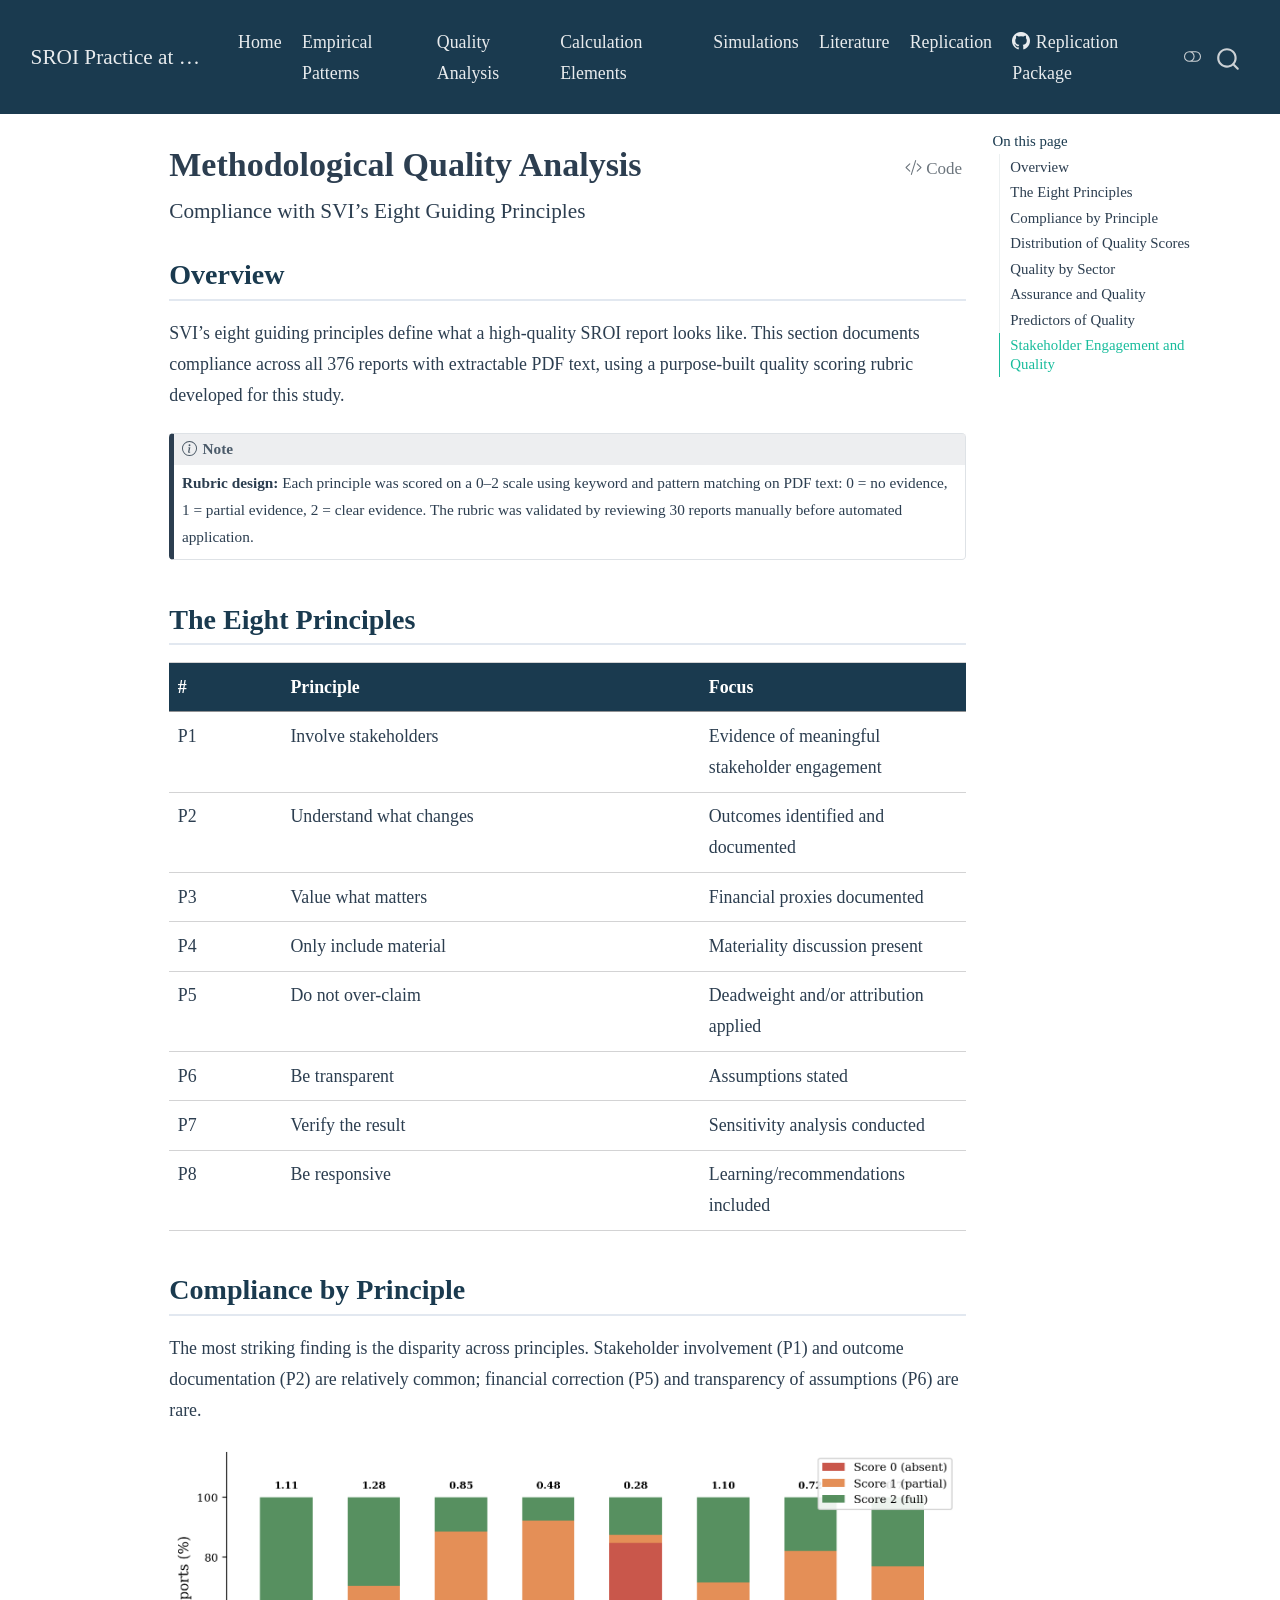
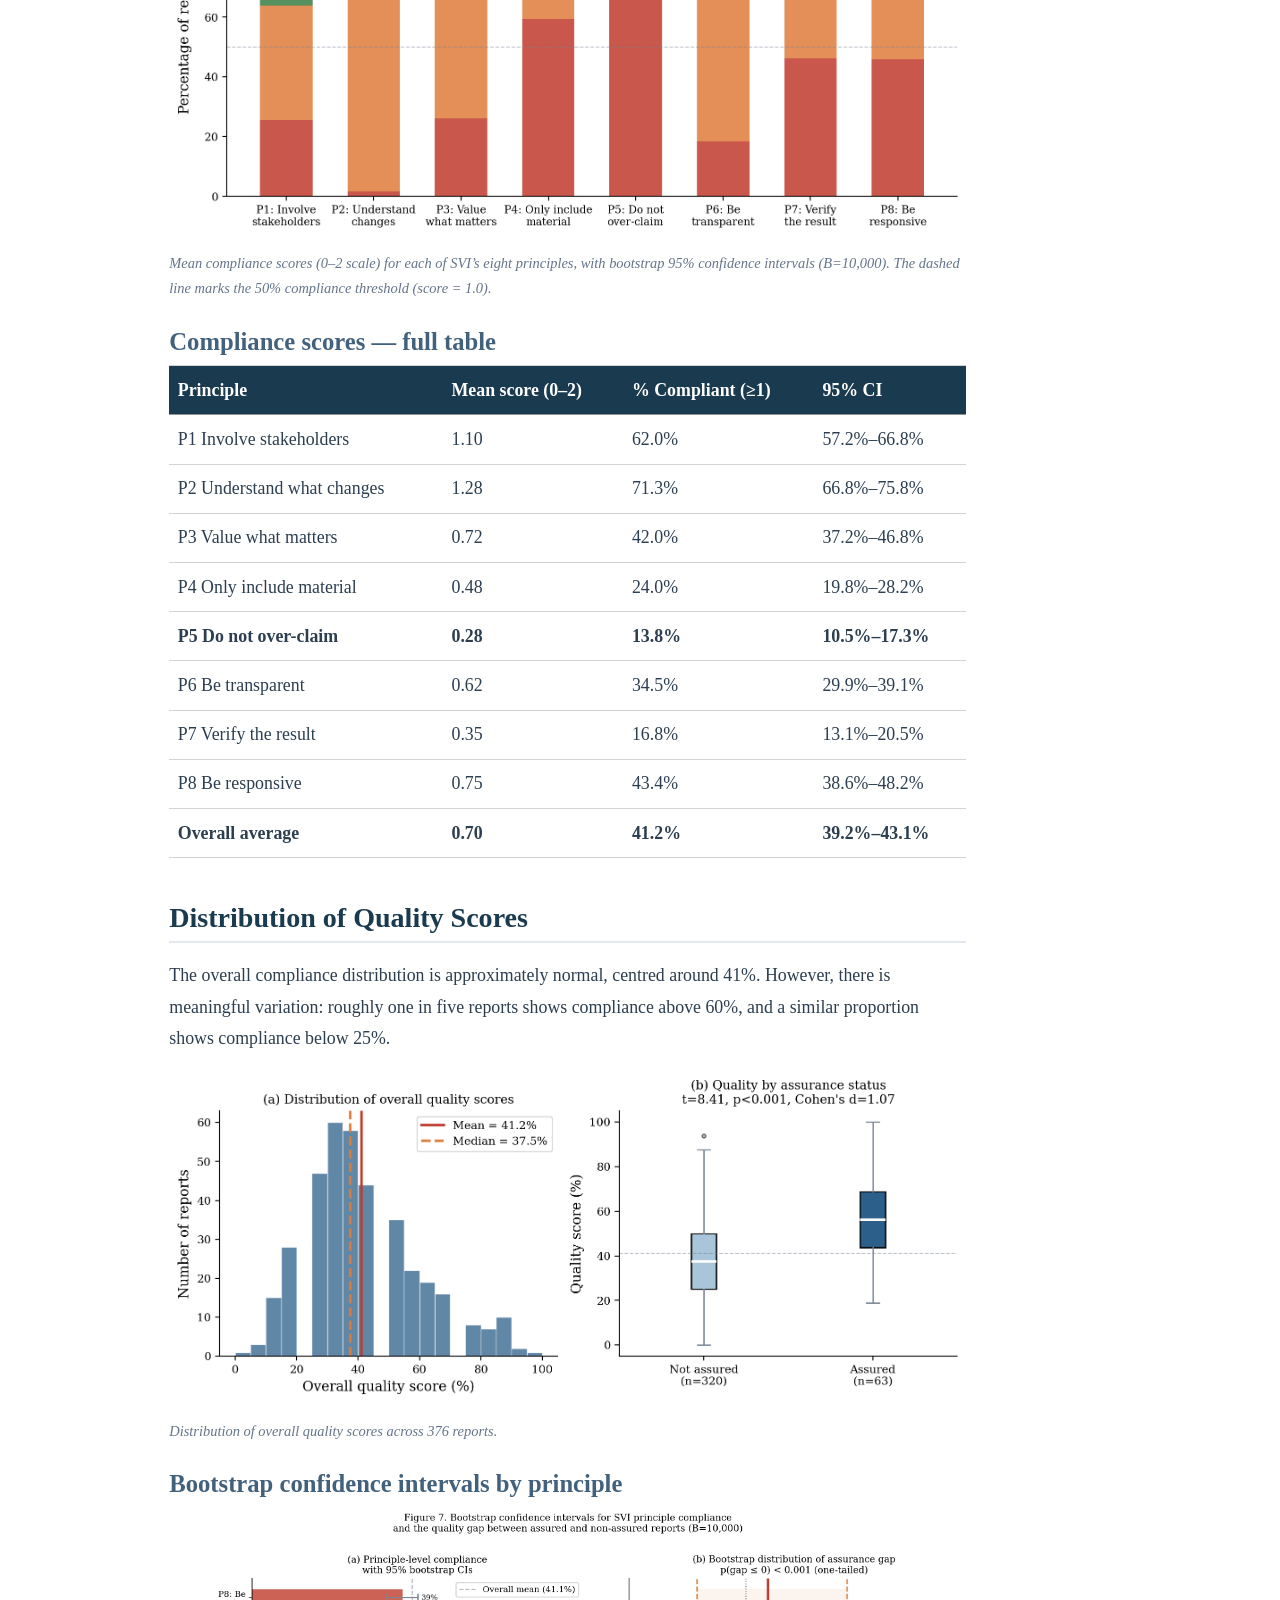
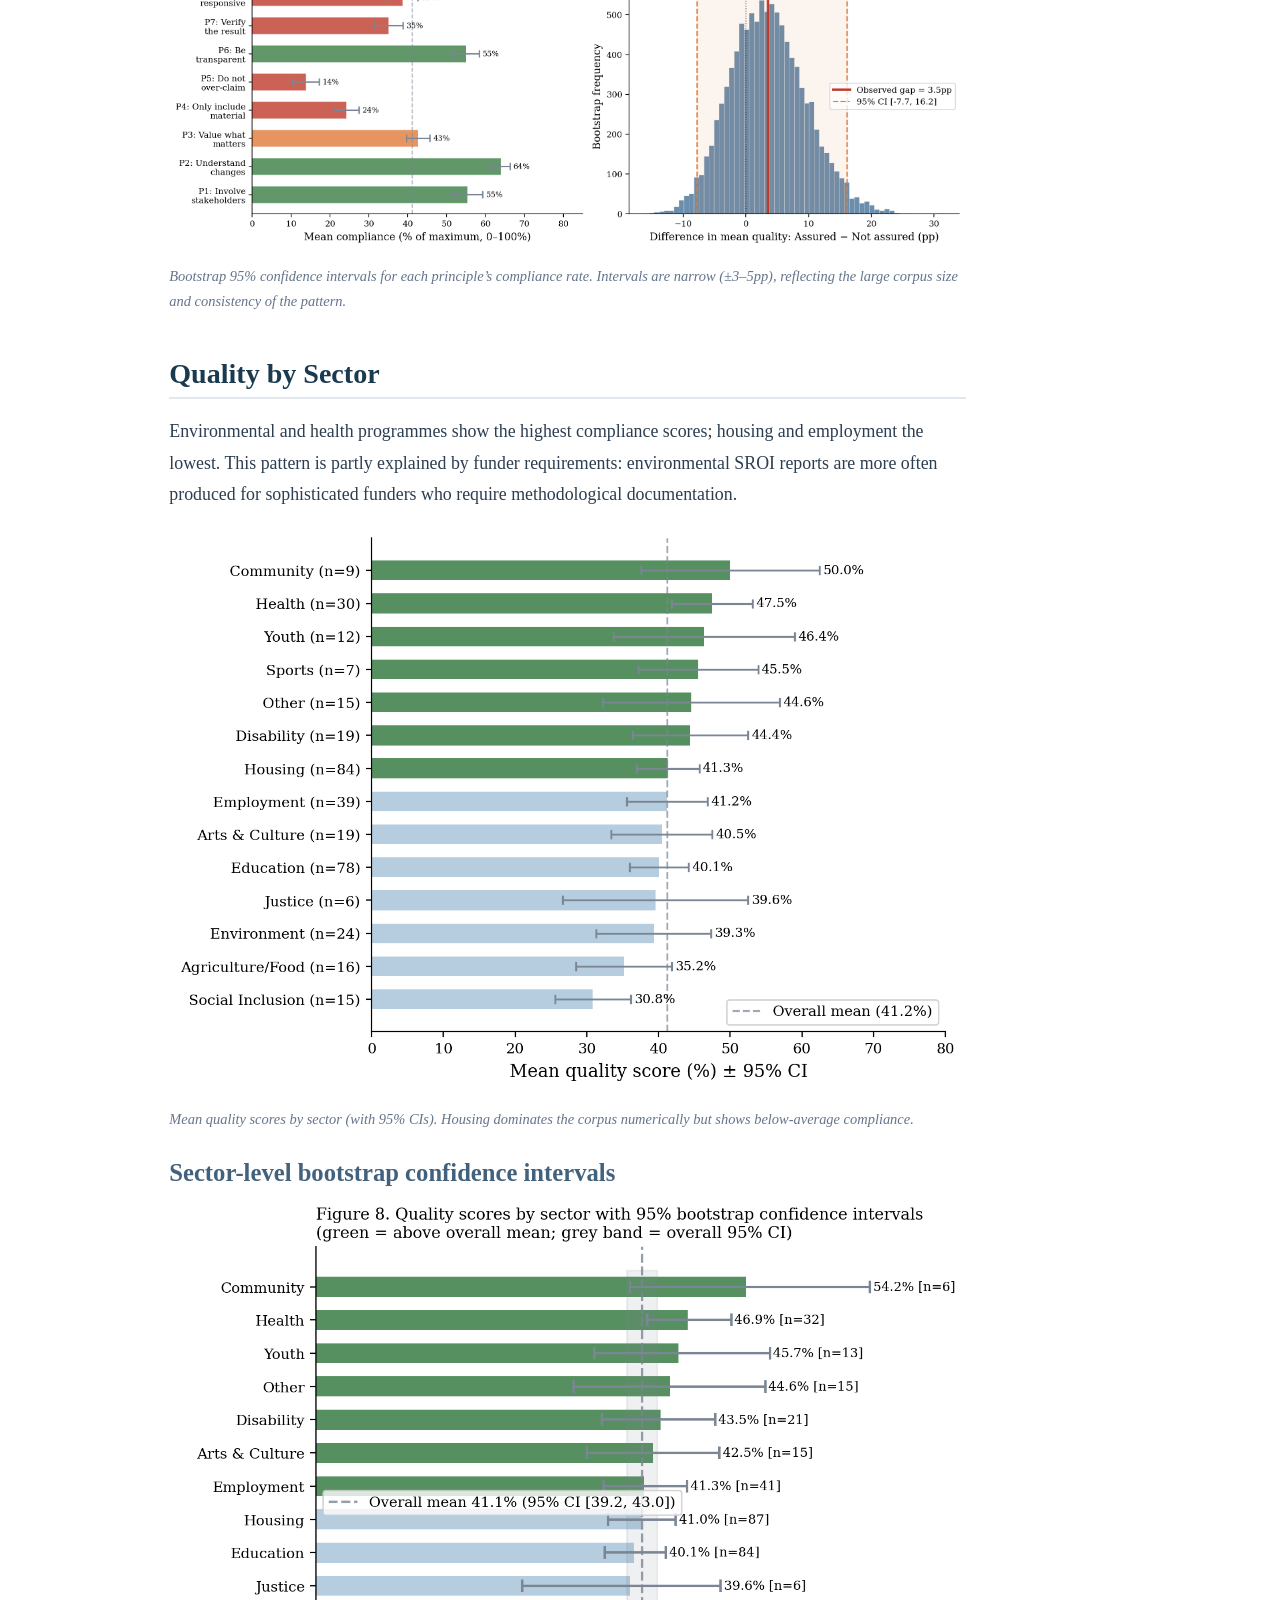
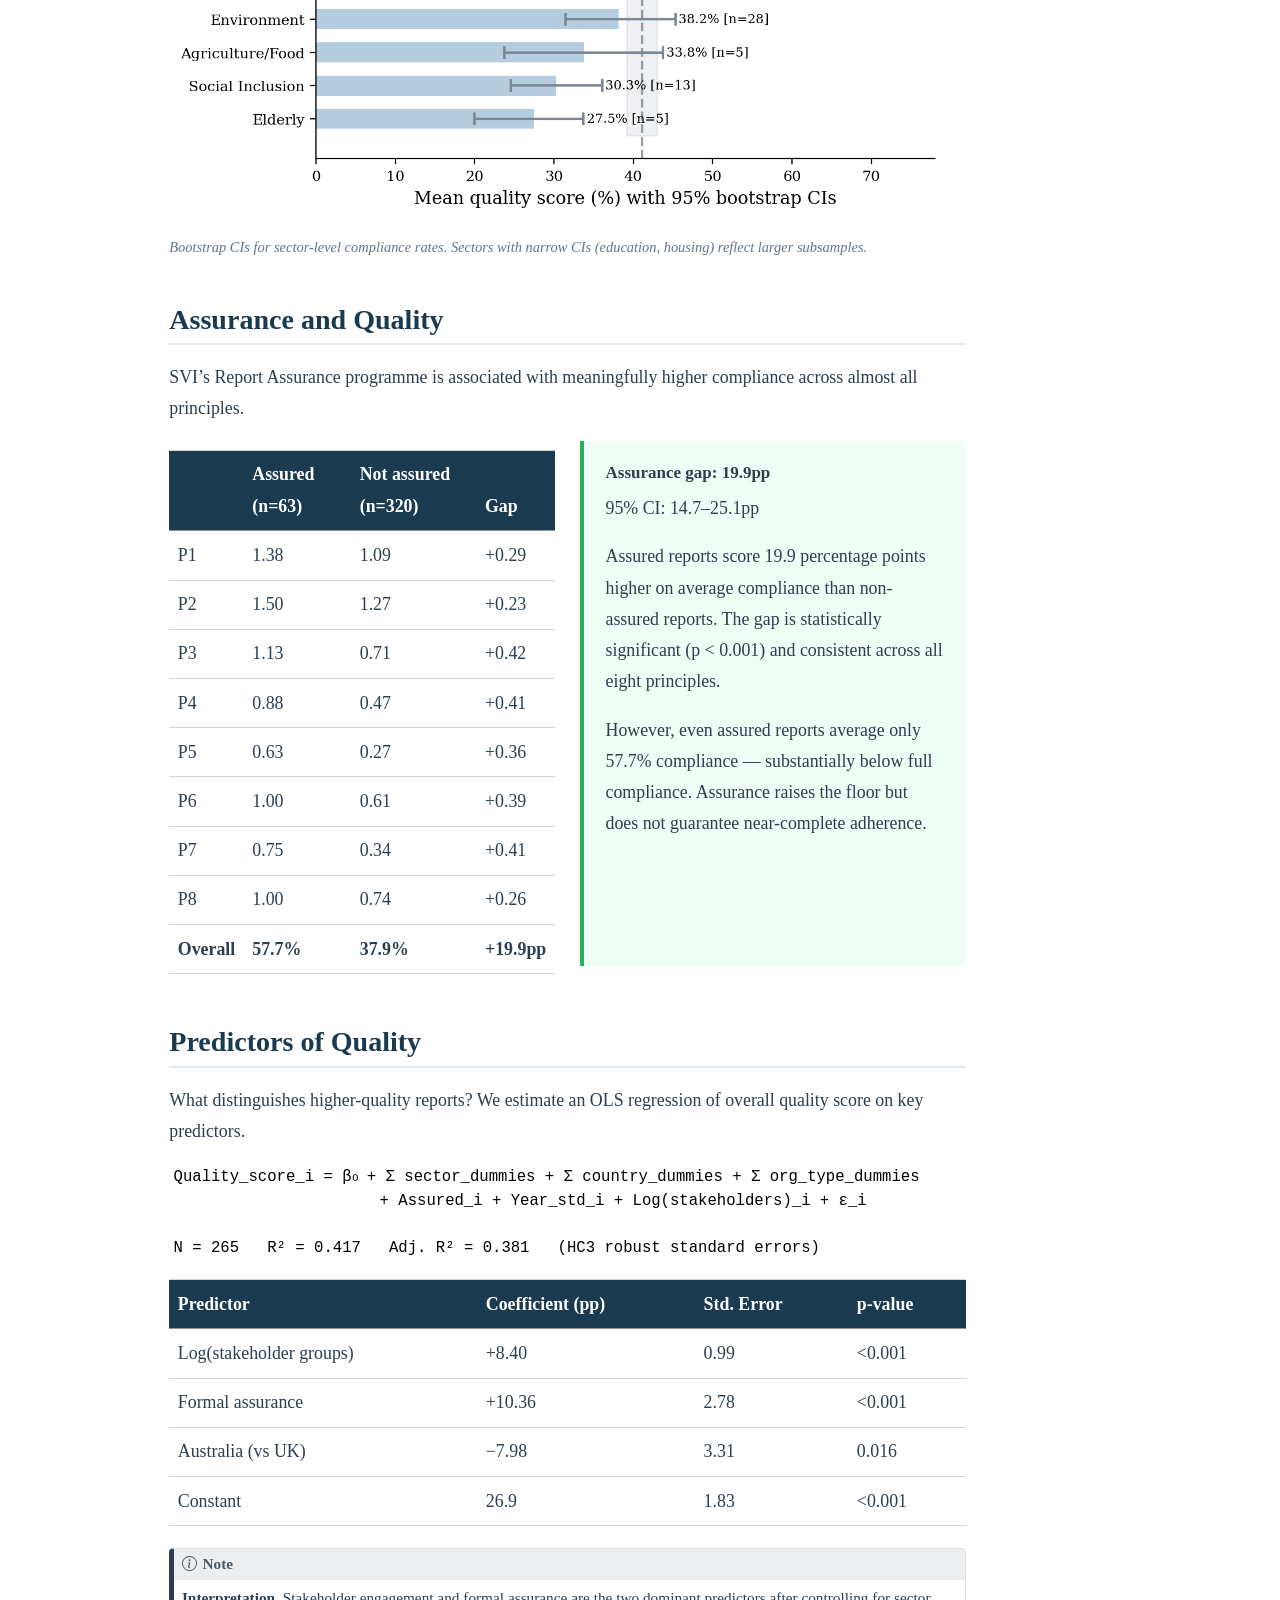
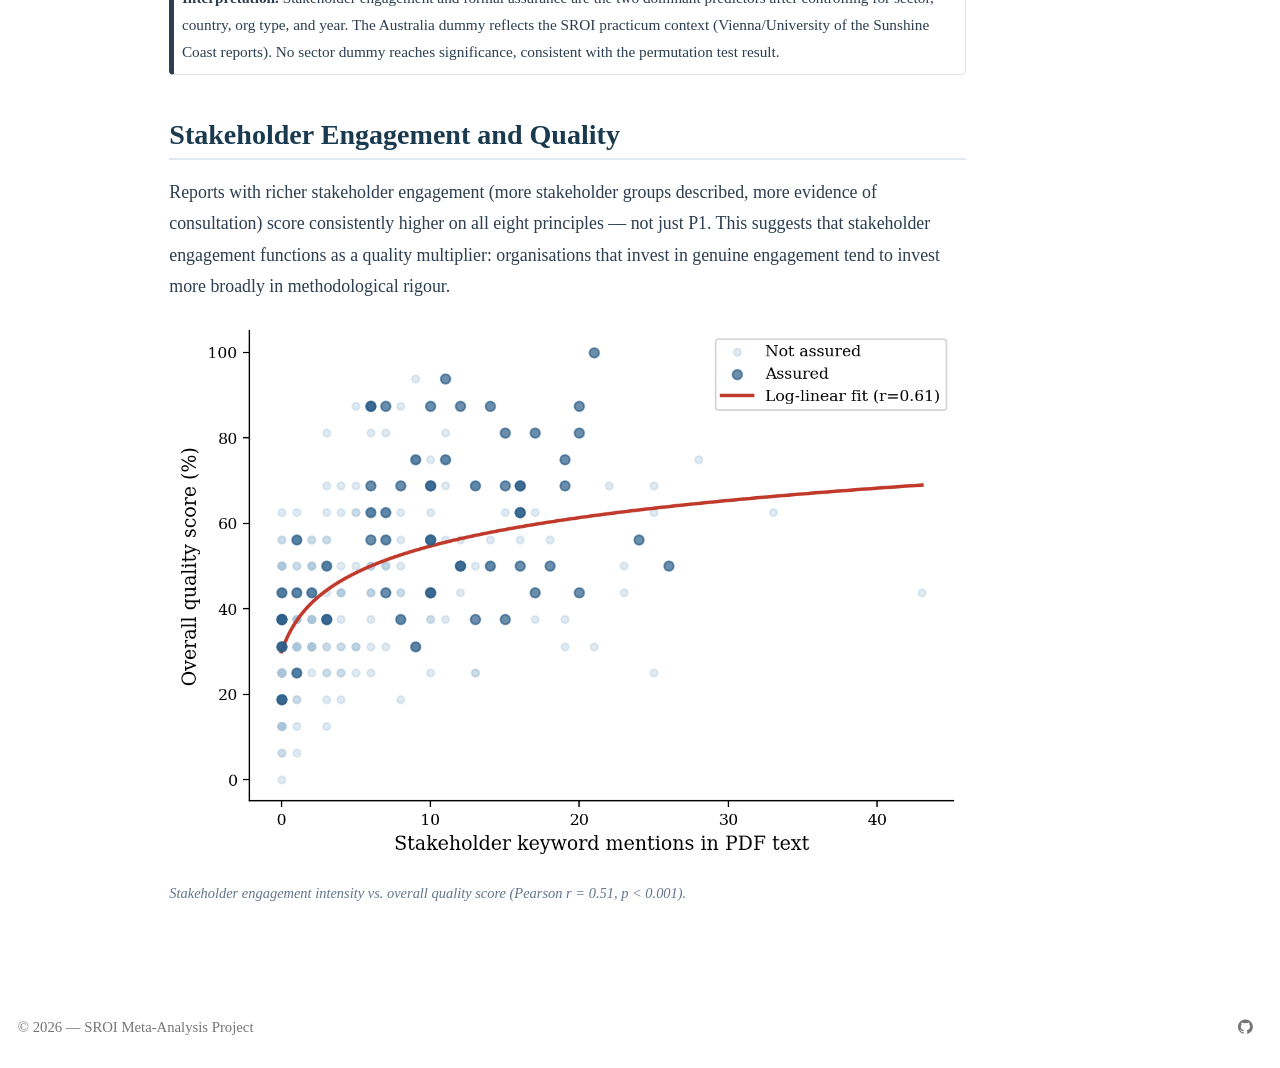
<file: www/docs/quality.html>
<!DOCTYPE html>
<html xmlns="http://www.w3.org/1999/xhtml" lang="en" xml:lang="en"><head>

<meta charset="utf-8">
<meta name="generator" content="quarto-1.7.34">

<meta name="viewport" content="width=device-width, initial-scale=1.0, user-scalable=yes">


<title>Methodological Quality Analysis – SROI Practice at Scale</title>
<style>
code{white-space: pre-wrap;}
span.smallcaps{font-variant: small-caps;}
div.columns{display: flex; gap: min(4vw, 1.5em);}
div.column{flex: auto; overflow-x: auto;}
div.hanging-indent{margin-left: 1.5em; text-indent: -1.5em;}
ul.task-list{list-style: none;}
ul.task-list li input[type="checkbox"] {
  width: 0.8em;
  margin: 0 0.8em 0.2em -1em; /* quarto-specific, see https://github.com/quarto-dev/quarto-cli/issues/4556 */ 
  vertical-align: middle;
}
/* CSS for syntax highlighting */
html { -webkit-text-size-adjust: 100%; }
pre > code.sourceCode { white-space: pre; position: relative; }
pre > code.sourceCode > span { display: inline-block; line-height: 1.25; }
pre > code.sourceCode > span:empty { height: 1.2em; }
.sourceCode { overflow: visible; }
code.sourceCode > span { color: inherit; text-decoration: inherit; }
div.sourceCode { margin: 1em 0; }
pre.sourceCode { margin: 0; }
@media screen {
div.sourceCode { overflow: auto; }
}
@media print {
pre > code.sourceCode { white-space: pre-wrap; }
pre > code.sourceCode > span { text-indent: -5em; padding-left: 5em; }
}
pre.numberSource code
  { counter-reset: source-line 0; }
pre.numberSource code > span
  { position: relative; left: -4em; counter-increment: source-line; }
pre.numberSource code > span > a:first-child::before
  { content: counter(source-line);
    position: relative; left: -1em; text-align: right; vertical-align: baseline;
    border: none; display: inline-block;
    -webkit-touch-callout: none; -webkit-user-select: none;
    -khtml-user-select: none; -moz-user-select: none;
    -ms-user-select: none; user-select: none;
    padding: 0 4px; width: 4em;
  }
pre.numberSource { margin-left: 3em;  padding-left: 4px; }
div.sourceCode
  {   }
@media screen {
pre > code.sourceCode > span > a:first-child::before { text-decoration: underline; }
}
</style>


<script src="site_libs/quarto-nav/quarto-nav.js"></script>
<script src="site_libs/quarto-nav/headroom.min.js"></script>
<script src="site_libs/clipboard/clipboard.min.js"></script>
<script src="site_libs/quarto-search/autocomplete.umd.js"></script>
<script src="site_libs/quarto-search/fuse.min.js"></script>
<script src="site_libs/quarto-search/quarto-search.js"></script>
<meta name="quarto:offset" content="./">
<link href="./figures/fig1_sector_distribution.png" rel="icon" type="image/png">
<script src="site_libs/quarto-html/quarto.js" type="module"></script>
<script src="site_libs/quarto-html/tabsets/tabsets.js" type="module"></script>
<script src="site_libs/quarto-html/popper.min.js"></script>
<script src="site_libs/quarto-html/tippy.umd.min.js"></script>
<script src="site_libs/quarto-html/anchor.min.js"></script>
<link href="site_libs/quarto-html/tippy.css" rel="stylesheet">
<link href="site_libs/quarto-html/quarto-syntax-highlighting-9582434199d49cc9e91654cdeeb4866b.css" rel="stylesheet" class="quarto-color-scheme" id="quarto-text-highlighting-styles">
<link href="site_libs/quarto-html/quarto-syntax-highlighting-dark-8dcd8563ea6803ab7cbb3d71ca5772e1.css" rel="stylesheet" class="quarto-color-scheme quarto-color-alternate" id="quarto-text-highlighting-styles">
<link href="site_libs/quarto-html/quarto-syntax-highlighting-9582434199d49cc9e91654cdeeb4866b.css" rel="stylesheet" class="quarto-color-scheme-extra" id="quarto-text-highlighting-styles">
<script src="site_libs/bootstrap/bootstrap.min.js"></script>
<link href="site_libs/bootstrap/bootstrap-icons.css" rel="stylesheet">
<link href="site_libs/bootstrap/bootstrap-93e433daa20d3a4f024ae45a6f5dc548.min.css" rel="stylesheet" append-hash="true" class="quarto-color-scheme" id="quarto-bootstrap" data-mode="light">
<link href="site_libs/bootstrap/bootstrap-dark-053784e53ace314977639f9da3f86154.min.css" rel="stylesheet" append-hash="true" class="quarto-color-scheme quarto-color-alternate" id="quarto-bootstrap" data-mode="dark">
<link href="site_libs/bootstrap/bootstrap-93e433daa20d3a4f024ae45a6f5dc548.min.css" rel="stylesheet" append-hash="true" class="quarto-color-scheme-extra" id="quarto-bootstrap" data-mode="light">
<script id="quarto-search-options" type="application/json">{
  "location": "navbar",
  "copy-button": false,
  "collapse-after": 3,
  "panel-placement": "end",
  "type": "overlay",
  "limit": 50,
  "keyboard-shortcut": [
    "f",
    "/",
    "s"
  ],
  "show-item-context": false,
  "language": {
    "search-no-results-text": "No results",
    "search-matching-documents-text": "matching documents",
    "search-copy-link-title": "Copy link to search",
    "search-hide-matches-text": "Hide additional matches",
    "search-more-match-text": "more match in this document",
    "search-more-matches-text": "more matches in this document",
    "search-clear-button-title": "Clear",
    "search-text-placeholder": "",
    "search-detached-cancel-button-title": "Cancel",
    "search-submit-button-title": "Submit",
    "search-label": "Search"
  }
}</script>
<style>html{ scroll-behavior: smooth; }</style>


<link rel="stylesheet" href="styles.css">
</head>

<body class="nav-fixed quarto-light"><script id="quarto-html-before-body" type="application/javascript">
    const toggleBodyColorMode = (bsSheetEl) => {
      const mode = bsSheetEl.getAttribute("data-mode");
      const bodyEl = window.document.querySelector("body");
      if (mode === "dark") {
        bodyEl.classList.add("quarto-dark");
        bodyEl.classList.remove("quarto-light");
      } else {
        bodyEl.classList.add("quarto-light");
        bodyEl.classList.remove("quarto-dark");
      }
    }
    const toggleBodyColorPrimary = () => {
      const bsSheetEl = window.document.querySelector("link#quarto-bootstrap:not([rel=disabled-stylesheet])");
      if (bsSheetEl) {
        toggleBodyColorMode(bsSheetEl);
      }
    }
    const setColorSchemeToggle = (alternate) => {
      const toggles = window.document.querySelectorAll('.quarto-color-scheme-toggle');
      for (let i=0; i < toggles.length; i++) {
        const toggle = toggles[i];
        if (toggle) {
          if (alternate) {
            toggle.classList.add("alternate");
          } else {
            toggle.classList.remove("alternate");
          }
        }
      }
    };
    const toggleColorMode = (alternate) => {
      // Switch the stylesheets
      const primaryStylesheets = window.document.querySelectorAll('link.quarto-color-scheme:not(.quarto-color-alternate)');
      const alternateStylesheets = window.document.querySelectorAll('link.quarto-color-scheme.quarto-color-alternate');
      manageTransitions('#quarto-margin-sidebar .nav-link', false);
      if (alternate) {
        // note: dark is layered on light, we don't disable primary!
        enableStylesheet(alternateStylesheets);
        for (const sheetNode of alternateStylesheets) {
          if (sheetNode.id === "quarto-bootstrap") {
            toggleBodyColorMode(sheetNode);
          }
        }
      } else {
        disableStylesheet(alternateStylesheets);
        enableStylesheet(primaryStylesheets)
        toggleBodyColorPrimary();
      }
      manageTransitions('#quarto-margin-sidebar .nav-link', true);
      // Switch the toggles
      setColorSchemeToggle(alternate)
      // Hack to workaround the fact that safari doesn't
      // properly recolor the scrollbar when toggling (#1455)
      if (navigator.userAgent.indexOf('Safari') > 0 && navigator.userAgent.indexOf('Chrome') == -1) {
        manageTransitions("body", false);
        window.scrollTo(0, 1);
        setTimeout(() => {
          window.scrollTo(0, 0);
          manageTransitions("body", true);
        }, 40);
      }
    }
    const disableStylesheet = (stylesheets) => {
      for (let i=0; i < stylesheets.length; i++) {
        const stylesheet = stylesheets[i];
        stylesheet.rel = 'disabled-stylesheet';
      }
    }
    const enableStylesheet = (stylesheets) => {
      for (let i=0; i < stylesheets.length; i++) {
        const stylesheet = stylesheets[i];
        if(stylesheet.rel !== 'stylesheet') { // for Chrome, which will still FOUC without this check
          stylesheet.rel = 'stylesheet';
        }
      }
    }
    const manageTransitions = (selector, allowTransitions) => {
      const els = window.document.querySelectorAll(selector);
      for (let i=0; i < els.length; i++) {
        const el = els[i];
        if (allowTransitions) {
          el.classList.remove('notransition');
        } else {
          el.classList.add('notransition');
        }
      }
    }
    const isFileUrl = () => {
      return window.location.protocol === 'file:';
    }
    const hasAlternateSentinel = () => {
      let styleSentinel = getColorSchemeSentinel();
      if (styleSentinel !== null) {
        return styleSentinel === "alternate";
      } else {
        return false;
      }
    }
    const setStyleSentinel = (alternate) => {
      const value = alternate ? "alternate" : "default";
      if (!isFileUrl()) {
        window.localStorage.setItem("quarto-color-scheme", value);
      } else {
        localAlternateSentinel = value;
      }
    }
    const getColorSchemeSentinel = () => {
      if (!isFileUrl()) {
        const storageValue = window.localStorage.getItem("quarto-color-scheme");
        return storageValue != null ? storageValue : localAlternateSentinel;
      } else {
        return localAlternateSentinel;
      }
    }
    const toggleGiscusIfUsed = (isAlternate, darkModeDefault) => {
      const baseTheme = document.querySelector('#giscus-base-theme')?.value ?? 'light';
      const alternateTheme = document.querySelector('#giscus-alt-theme')?.value ?? 'dark';
      let newTheme = '';
      if(authorPrefersDark) {
        newTheme = isAlternate ? baseTheme : alternateTheme;
      } else {
        newTheme = isAlternate ? alternateTheme : baseTheme;
      }
      const changeGiscusTheme = () => {
        // From: https://github.com/giscus/giscus/issues/336
        const sendMessage = (message) => {
          const iframe = document.querySelector('iframe.giscus-frame');
          if (!iframe) return;
          iframe.contentWindow.postMessage({ giscus: message }, 'https://giscus.app');
        }
        sendMessage({
          setConfig: {
            theme: newTheme
          }
        });
      }
      const isGiscussLoaded = window.document.querySelector('iframe.giscus-frame') !== null;
      if (isGiscussLoaded) {
        changeGiscusTheme();
      }
    };
    const authorPrefersDark = false;
    const darkModeDefault = authorPrefersDark;
      document.querySelector('link#quarto-text-highlighting-styles.quarto-color-scheme-extra').rel = 'disabled-stylesheet';
      document.querySelector('link#quarto-bootstrap.quarto-color-scheme-extra').rel = 'disabled-stylesheet';
    let localAlternateSentinel = darkModeDefault ? 'alternate' : 'default';
    // Dark / light mode switch
    window.quartoToggleColorScheme = () => {
      // Read the current dark / light value
      let toAlternate = !hasAlternateSentinel();
      toggleColorMode(toAlternate);
      setStyleSentinel(toAlternate);
      toggleGiscusIfUsed(toAlternate, darkModeDefault);
      window.dispatchEvent(new Event('resize'));
    };
    // Switch to dark mode if need be
    if (hasAlternateSentinel()) {
      toggleColorMode(true);
    } else {
      toggleColorMode(false);
    }
  </script>

<div id="quarto-search-results"></div>
  <header id="quarto-header" class="headroom fixed-top">
    <nav class="navbar navbar-expand-lg " data-bs-theme="dark">
      <div class="navbar-container container-fluid">
      <div class="navbar-brand-container mx-auto">
    <a class="navbar-brand" href="./index.html">
    <span class="navbar-title">SROI Practice at Scale</span>
    </a>
  </div>
            <div id="quarto-search" class="" title="Search"></div>
          <button class="navbar-toggler" type="button" data-bs-toggle="collapse" data-bs-target="#navbarCollapse" aria-controls="navbarCollapse" role="menu" aria-expanded="false" aria-label="Toggle navigation" onclick="if (window.quartoToggleHeadroom) { window.quartoToggleHeadroom(); }">
  <span class="navbar-toggler-icon"></span>
</button>
          <div class="collapse navbar-collapse" id="navbarCollapse">
            <ul class="navbar-nav navbar-nav-scroll me-auto">
  <li class="nav-item">
    <a class="nav-link" href="./index.html"> 
<span class="menu-text">Home</span></a>
  </li>  
  <li class="nav-item">
    <a class="nav-link" href="./empirical.html"> 
<span class="menu-text">Empirical Patterns</span></a>
  </li>  
  <li class="nav-item">
    <a class="nav-link active" href="./quality.html" aria-current="page"> 
<span class="menu-text">Quality Analysis</span></a>
  </li>  
  <li class="nav-item">
    <a class="nav-link" href="./factors.html"> 
<span class="menu-text">Calculation Elements</span></a>
  </li>  
  <li class="nav-item">
    <a class="nav-link" href="./simulations.html"> 
<span class="menu-text">Simulations</span></a>
  </li>  
  <li class="nav-item">
    <a class="nav-link" href="./literature.html"> 
<span class="menu-text">Literature</span></a>
  </li>  
  <li class="nav-item">
    <a class="nav-link" href="./replication.html"> 
<span class="menu-text">Replication</span></a>
  </li>  
</ul>
            <ul class="navbar-nav navbar-nav-scroll ms-auto">
  <li class="nav-item">
    <a class="nav-link" href="https://github.com/jcmunoz-eafit/2026_sroi"> <i class="bi bi-github" role="img">
</i> 
<span class="menu-text">Replication Package</span></a>
  </li>  
</ul>
          </div> <!-- /navcollapse -->
            <div class="quarto-navbar-tools">
  <a href="" class="quarto-color-scheme-toggle quarto-navigation-tool  px-1" onclick="window.quartoToggleColorScheme(); return false;" title="Toggle dark mode"><i class="bi"></i></a>
</div>
      </div> <!-- /container-fluid -->
    </nav>
</header>
<!-- content -->
<div id="quarto-content" class="quarto-container page-columns page-rows-contents page-layout-article page-navbar">
<!-- sidebar -->
<!-- margin-sidebar -->
    <div id="quarto-margin-sidebar" class="sidebar margin-sidebar">
        <nav id="TOC" role="doc-toc" class="toc-active">
    <h2 id="toc-title">On this page</h2>
   
  <ul>
  <li><a href="#overview" id="toc-overview" class="nav-link active" data-scroll-target="#overview">Overview</a></li>
  <li><a href="#the-eight-principles" id="toc-the-eight-principles" class="nav-link" data-scroll-target="#the-eight-principles">The Eight Principles</a></li>
  <li><a href="#compliance-by-principle" id="toc-compliance-by-principle" class="nav-link" data-scroll-target="#compliance-by-principle">Compliance by Principle</a>
  <ul class="collapse">
  <li><a href="#compliance-scores-full-table" id="toc-compliance-scores-full-table" class="nav-link" data-scroll-target="#compliance-scores-full-table">Compliance scores — full table</a></li>
  </ul></li>
  <li><a href="#distribution-of-quality-scores" id="toc-distribution-of-quality-scores" class="nav-link" data-scroll-target="#distribution-of-quality-scores">Distribution of Quality Scores</a>
  <ul class="collapse">
  <li><a href="#bootstrap-confidence-intervals-by-principle" id="toc-bootstrap-confidence-intervals-by-principle" class="nav-link" data-scroll-target="#bootstrap-confidence-intervals-by-principle">Bootstrap confidence intervals by principle</a></li>
  </ul></li>
  <li><a href="#quality-by-sector" id="toc-quality-by-sector" class="nav-link" data-scroll-target="#quality-by-sector">Quality by Sector</a>
  <ul class="collapse">
  <li><a href="#sector-level-bootstrap-confidence-intervals" id="toc-sector-level-bootstrap-confidence-intervals" class="nav-link" data-scroll-target="#sector-level-bootstrap-confidence-intervals">Sector-level bootstrap confidence intervals</a></li>
  </ul></li>
  <li><a href="#assurance-and-quality" id="toc-assurance-and-quality" class="nav-link" data-scroll-target="#assurance-and-quality">Assurance and Quality</a></li>
  <li><a href="#predictors-of-quality" id="toc-predictors-of-quality" class="nav-link" data-scroll-target="#predictors-of-quality">Predictors of Quality</a></li>
  <li><a href="#stakeholder-engagement-and-quality" id="toc-stakeholder-engagement-and-quality" class="nav-link" data-scroll-target="#stakeholder-engagement-and-quality">Stakeholder Engagement and Quality</a></li>
  </ul>
</nav>
    </div>
<!-- main -->
<main class="content" id="quarto-document-content">


<header id="title-block-header" class="quarto-title-block default">
<div class="quarto-title">
<div class="quarto-title-block"><div><h1 class="title">Methodological Quality Analysis</h1><button type="button" class="btn code-tools-button" id="quarto-code-tools-source"><i class="bi"></i> Code</button></div></div>
<p class="subtitle lead">Compliance with SVI’s Eight Guiding Principles</p>
</div>



<div class="quarto-title-meta">

    
  
    
  </div>
  


</header>


<section id="overview" class="level2">
<h2 class="anchored" data-anchor-id="overview">Overview</h2>
<p>SVI’s eight guiding principles define what a high-quality SROI report looks like. This section documents compliance across all 376 reports with extractable PDF text, using a purpose-built quality scoring rubric developed for this study.</p>
<div class="callout callout-style-default callout-note callout-titled">
<div class="callout-header d-flex align-content-center">
<div class="callout-icon-container">
<i class="callout-icon"></i>
</div>
<div class="callout-title-container flex-fill">
Note
</div>
</div>
<div class="callout-body-container callout-body">
<p><strong>Rubric design:</strong> Each principle was scored on a 0–2 scale using keyword and pattern matching on PDF text: 0 = no evidence, 1 = partial evidence, 2 = clear evidence. The rubric was validated by reviewing 30 reports manually before automated application.</p>
</div>
</div>
</section>
<section id="the-eight-principles" class="level2">
<h2 class="anchored" data-anchor-id="the-eight-principles">The Eight Principles</h2>
<table class="caption-top table">
<colgroup>
<col style="width: 14%">
<col style="width: 52%">
<col style="width: 33%">
</colgroup>
<thead>
<tr class="header">
<th>#</th>
<th>Principle</th>
<th>Focus</th>
</tr>
</thead>
<tbody>
<tr class="odd">
<td>P1</td>
<td>Involve stakeholders</td>
<td>Evidence of meaningful stakeholder engagement</td>
</tr>
<tr class="even">
<td>P2</td>
<td>Understand what changes</td>
<td>Outcomes identified and documented</td>
</tr>
<tr class="odd">
<td>P3</td>
<td>Value what matters</td>
<td>Financial proxies documented</td>
</tr>
<tr class="even">
<td>P4</td>
<td>Only include material</td>
<td>Materiality discussion present</td>
</tr>
<tr class="odd">
<td>P5</td>
<td>Do not over-claim</td>
<td>Deadweight and/or attribution applied</td>
</tr>
<tr class="even">
<td>P6</td>
<td>Be transparent</td>
<td>Assumptions stated</td>
</tr>
<tr class="odd">
<td>P7</td>
<td>Verify the result</td>
<td>Sensitivity analysis conducted</td>
</tr>
<tr class="even">
<td>P8</td>
<td>Be responsive</td>
<td>Learning/recommendations included</td>
</tr>
</tbody>
</table>
</section>
<section id="compliance-by-principle" class="level2">
<h2 class="anchored" data-anchor-id="compliance-by-principle">Compliance by Principle</h2>
<p>The most striking finding is the disparity across principles. Stakeholder involvement (P1) and outcome documentation (P2) are relatively common; financial correction (P5) and transparency of assumptions (P6) are rare.</p>
<div class="quarto-figure quarto-figure-center">
<figure class="figure">
<p><img src="figures/fig2_quality_by_principle.png" class="img-fluid figure-img"></p>
<figcaption>Mean compliance scores (0–2 scale) for each of SVI’s eight principles, with bootstrap 95% confidence intervals (B=10,000). The dashed line marks the 50% compliance threshold (score = 1.0).</figcaption>
</figure>
</div>
<section id="compliance-scores-full-table" class="level3">
<h3 class="anchored" data-anchor-id="compliance-scores-full-table">Compliance scores — full table</h3>
<table class="caption-top table">
<thead>
<tr class="header">
<th>Principle</th>
<th>Mean score (0–2)</th>
<th>% Compliant (≥1)</th>
<th>95% CI</th>
</tr>
</thead>
<tbody>
<tr class="odd">
<td>P1 Involve stakeholders</td>
<td>1.10</td>
<td>62.0%</td>
<td>57.2%–66.8%</td>
</tr>
<tr class="even">
<td>P2 Understand what changes</td>
<td>1.28</td>
<td>71.3%</td>
<td>66.8%–75.8%</td>
</tr>
<tr class="odd">
<td>P3 Value what matters</td>
<td>0.72</td>
<td>42.0%</td>
<td>37.2%–46.8%</td>
</tr>
<tr class="even">
<td>P4 Only include material</td>
<td>0.48</td>
<td>24.0%</td>
<td>19.8%–28.2%</td>
</tr>
<tr class="odd">
<td><strong>P5 Do not over-claim</strong></td>
<td><strong>0.28</strong></td>
<td><strong>13.8%</strong></td>
<td><strong>10.5%–17.3%</strong></td>
</tr>
<tr class="even">
<td>P6 Be transparent</td>
<td>0.62</td>
<td>34.5%</td>
<td>29.9%–39.1%</td>
</tr>
<tr class="odd">
<td>P7 Verify the result</td>
<td>0.35</td>
<td>16.8%</td>
<td>13.1%–20.5%</td>
</tr>
<tr class="even">
<td>P8 Be responsive</td>
<td>0.75</td>
<td>43.4%</td>
<td>38.6%–48.2%</td>
</tr>
<tr class="odd">
<td><strong>Overall average</strong></td>
<td><strong>0.70</strong></td>
<td><strong>41.2%</strong></td>
<td><strong>39.2%–43.1%</strong></td>
</tr>
</tbody>
</table>
</section>
</section>
<section id="distribution-of-quality-scores" class="level2">
<h2 class="anchored" data-anchor-id="distribution-of-quality-scores">Distribution of Quality Scores</h2>
<p>The overall compliance distribution is approximately normal, centred around 41%. However, there is meaningful variation: roughly one in five reports shows compliance above 60%, and a similar proportion shows compliance below 25%.</p>
<div class="quarto-figure quarto-figure-center">
<figure class="figure">
<p><img src="figures/fig3_quality_distribution.png" class="img-fluid figure-img"></p>
<figcaption>Distribution of overall quality scores across 376 reports.</figcaption>
</figure>
</div>
<section id="bootstrap-confidence-intervals-by-principle" class="level3">
<h3 class="anchored" data-anchor-id="bootstrap-confidence-intervals-by-principle">Bootstrap confidence intervals by principle</h3>
<div class="quarto-figure quarto-figure-center">
<figure class="figure">
<p><img src="figures/fig7_bootstrap_principles.png" class="img-fluid figure-img"></p>
<figcaption>Bootstrap 95% confidence intervals for each principle’s compliance rate. Intervals are narrow (±3–5pp), reflecting the large corpus size and consistency of the pattern.</figcaption>
</figure>
</div>
</section>
</section>
<section id="quality-by-sector" class="level2">
<h2 class="anchored" data-anchor-id="quality-by-sector">Quality by Sector</h2>
<p>Environmental and health programmes show the highest compliance scores; housing and employment the lowest. This pattern is partly explained by funder requirements: environmental SROI reports are more often produced for sophisticated funders who require methodological documentation.</p>
<div class="quarto-figure quarto-figure-center">
<figure class="figure">
<p><img src="figures/fig4_quality_by_sector.png" class="img-fluid figure-img"></p>
<figcaption>Mean quality scores by sector (with 95% CIs). Housing dominates the corpus numerically but shows below-average compliance.</figcaption>
</figure>
</div>
<section id="sector-level-bootstrap-confidence-intervals" class="level3">
<h3 class="anchored" data-anchor-id="sector-level-bootstrap-confidence-intervals">Sector-level bootstrap confidence intervals</h3>
<div class="quarto-figure quarto-figure-center">
<figure class="figure">
<p><img src="figures/fig8_sector_bootstrap_ci.png" class="img-fluid figure-img"></p>
<figcaption>Bootstrap CIs for sector-level compliance rates. Sectors with narrow CIs (education, housing) reflect larger subsamples.</figcaption>
</figure>
</div>
</section>
</section>
<section id="assurance-and-quality" class="level2">
<h2 class="anchored" data-anchor-id="assurance-and-quality">Assurance and Quality</h2>
<p>SVI’s Report Assurance programme is associated with meaningfully higher compliance across almost all principles.</p>
<div class="grid-2">
<table class="caption-top table">
<thead>
<tr class="header">
<th></th>
<th>Assured (n=63)</th>
<th>Not assured (n=320)</th>
<th>Gap</th>
</tr>
</thead>
<tbody>
<tr class="odd">
<td>P1</td>
<td>1.38</td>
<td>1.09</td>
<td>+0.29</td>
</tr>
<tr class="even">
<td>P2</td>
<td>1.50</td>
<td>1.27</td>
<td>+0.23</td>
</tr>
<tr class="odd">
<td>P3</td>
<td>1.13</td>
<td>0.71</td>
<td>+0.42</td>
</tr>
<tr class="even">
<td>P4</td>
<td>0.88</td>
<td>0.47</td>
<td>+0.41</td>
</tr>
<tr class="odd">
<td>P5</td>
<td>0.63</td>
<td>0.27</td>
<td>+0.36</td>
</tr>
<tr class="even">
<td>P6</td>
<td>1.00</td>
<td>0.61</td>
<td>+0.39</td>
</tr>
<tr class="odd">
<td>P7</td>
<td>0.75</td>
<td>0.34</td>
<td>+0.41</td>
</tr>
<tr class="even">
<td>P8</td>
<td>1.00</td>
<td>0.74</td>
<td>+0.26</td>
</tr>
<tr class="odd">
<td><strong>Overall</strong></td>
<td><strong>57.7%</strong></td>
<td><strong>37.9%</strong></td>
<td><strong>+19.9pp</strong></td>
</tr>
</tbody>
</table>
<div class="finding-card success">
<p><strong>Assurance gap: 19.9pp</strong> 95% CI: 14.7–25.1pp</p>
<p>Assured reports score 19.9 percentage points higher on average compliance than non-assured reports. The gap is statistically significant (p &lt; 0.001) and consistent across all eight principles.</p>
<p>However, even assured reports average only 57.7% compliance — substantially below full compliance. Assurance raises the floor but does not guarantee near-complete adherence.</p>
</div>
</div>
</section>
<section id="predictors-of-quality" class="level2">
<h2 class="anchored" data-anchor-id="predictors-of-quality">Predictors of Quality</h2>
<p>What distinguishes higher-quality reports? We estimate an OLS regression of overall quality score on key predictors.</p>
<pre><code>Quality_score_i = β₀ + Σ sector_dummies + Σ country_dummies + Σ org_type_dummies
                      + Assured_i + Year_std_i + Log(stakeholders)_i + ε_i

N = 265   R² = 0.417   Adj. R² = 0.381   (HC3 robust standard errors)</code></pre>
<table class="caption-top table">
<thead>
<tr class="header">
<th>Predictor</th>
<th>Coefficient (pp)</th>
<th>Std. Error</th>
<th>p-value</th>
</tr>
</thead>
<tbody>
<tr class="odd">
<td>Log(stakeholder groups)</td>
<td>+8.40</td>
<td>0.99</td>
<td>&lt;0.001</td>
</tr>
<tr class="even">
<td>Formal assurance</td>
<td>+10.36</td>
<td>2.78</td>
<td>&lt;0.001</td>
</tr>
<tr class="odd">
<td>Australia (vs UK)</td>
<td>−7.98</td>
<td>3.31</td>
<td>0.016</td>
</tr>
<tr class="even">
<td>Constant</td>
<td>26.9</td>
<td>1.83</td>
<td>&lt;0.001</td>
</tr>
</tbody>
</table>
<div class="callout callout-style-default callout-note callout-titled">
<div class="callout-header d-flex align-content-center">
<div class="callout-icon-container">
<i class="callout-icon"></i>
</div>
<div class="callout-title-container flex-fill">
Note
</div>
</div>
<div class="callout-body-container callout-body">
<p><strong>Interpretation.</strong> Stakeholder engagement and formal assurance are the two dominant predictors after controlling for sector, country, org type, and year. The Australia dummy reflects the SROI practicum context (Vienna/University of the Sunshine Coast reports). No sector dummy reaches significance, consistent with the permutation test result.</p>
</div>
</div>
</section>
<section id="stakeholder-engagement-and-quality" class="level2">
<h2 class="anchored" data-anchor-id="stakeholder-engagement-and-quality">Stakeholder Engagement and Quality</h2>
<p>Reports with richer stakeholder engagement (more stakeholder groups described, more evidence of consultation) score consistently higher on all eight principles — not just P1. This suggests that stakeholder engagement functions as a quality multiplier: organisations that invest in genuine engagement tend to invest more broadly in methodological rigour.</p>
<div class="quarto-figure quarto-figure-center">
<figure class="figure">
<p><img src="figures/fig5_stakeholders_vs_quality.png" class="img-fluid figure-img"></p>
<figcaption>Stakeholder engagement intensity vs.&nbsp;overall quality score (Pearson r = 0.51, p &lt; 0.001).</figcaption>
</figure>
</div>


<!-- -->

</section>

</main> <!-- /main -->
<script id="quarto-html-after-body" type="application/javascript">
  window.document.addEventListener("DOMContentLoaded", function (event) {
    // Ensure there is a toggle, if there isn't float one in the top right
    if (window.document.querySelector('.quarto-color-scheme-toggle') === null) {
      const a = window.document.createElement('a');
      a.classList.add('top-right');
      a.classList.add('quarto-color-scheme-toggle');
      a.href = "";
      a.onclick = function() { try { window.quartoToggleColorScheme(); } catch {} return false; };
      const i = window.document.createElement("i");
      i.classList.add('bi');
      a.appendChild(i);
      window.document.body.appendChild(a);
    }
    setColorSchemeToggle(hasAlternateSentinel())
    const icon = "";
    const anchorJS = new window.AnchorJS();
    anchorJS.options = {
      placement: 'right',
      icon: icon
    };
    anchorJS.add('.anchored');
    const isCodeAnnotation = (el) => {
      for (const clz of el.classList) {
        if (clz.startsWith('code-annotation-')) {                     
          return true;
        }
      }
      return false;
    }
    const onCopySuccess = function(e) {
      // button target
      const button = e.trigger;
      // don't keep focus
      button.blur();
      // flash "checked"
      button.classList.add('code-copy-button-checked');
      var currentTitle = button.getAttribute("title");
      button.setAttribute("title", "Copied!");
      let tooltip;
      if (window.bootstrap) {
        button.setAttribute("data-bs-toggle", "tooltip");
        button.setAttribute("data-bs-placement", "left");
        button.setAttribute("data-bs-title", "Copied!");
        tooltip = new bootstrap.Tooltip(button, 
          { trigger: "manual", 
            customClass: "code-copy-button-tooltip",
            offset: [0, -8]});
        tooltip.show();    
      }
      setTimeout(function() {
        if (tooltip) {
          tooltip.hide();
          button.removeAttribute("data-bs-title");
          button.removeAttribute("data-bs-toggle");
          button.removeAttribute("data-bs-placement");
        }
        button.setAttribute("title", currentTitle);
        button.classList.remove('code-copy-button-checked');
      }, 1000);
      // clear code selection
      e.clearSelection();
    }
    const getTextToCopy = function(trigger) {
        const codeEl = trigger.previousElementSibling.cloneNode(true);
        for (const childEl of codeEl.children) {
          if (isCodeAnnotation(childEl)) {
            childEl.remove();
          }
        }
        return codeEl.innerText;
    }
    const clipboard = new window.ClipboardJS('.code-copy-button:not([data-in-quarto-modal])', {
      text: getTextToCopy
    });
    clipboard.on('success', onCopySuccess);
    if (window.document.getElementById('quarto-embedded-source-code-modal')) {
      const clipboardModal = new window.ClipboardJS('.code-copy-button[data-in-quarto-modal]', {
        text: getTextToCopy,
        container: window.document.getElementById('quarto-embedded-source-code-modal')
      });
      clipboardModal.on('success', onCopySuccess);
    }
    const viewSource = window.document.getElementById('quarto-view-source') ||
                       window.document.getElementById('quarto-code-tools-source');
    if (viewSource) {
      const sourceUrl = viewSource.getAttribute("data-quarto-source-url");
      viewSource.addEventListener("click", function(e) {
        if (sourceUrl) {
          // rstudio viewer pane
          if (/\bcapabilities=\b/.test(window.location)) {
            window.open(sourceUrl);
          } else {
            window.location.href = sourceUrl;
          }
        } else {
          const modal = new bootstrap.Modal(document.getElementById('quarto-embedded-source-code-modal'));
          modal.show();
        }
        return false;
      });
    }
    function toggleCodeHandler(show) {
      return function(e) {
        const detailsSrc = window.document.querySelectorAll(".cell > details > .sourceCode");
        for (let i=0; i<detailsSrc.length; i++) {
          const details = detailsSrc[i].parentElement;
          if (show) {
            details.open = true;
          } else {
            details.removeAttribute("open");
          }
        }
        const cellCodeDivs = window.document.querySelectorAll(".cell > .sourceCode");
        const fromCls = show ? "hidden" : "unhidden";
        const toCls = show ? "unhidden" : "hidden";
        for (let i=0; i<cellCodeDivs.length; i++) {
          const codeDiv = cellCodeDivs[i];
          if (codeDiv.classList.contains(fromCls)) {
            codeDiv.classList.remove(fromCls);
            codeDiv.classList.add(toCls);
          } 
        }
        return false;
      }
    }
    const hideAllCode = window.document.getElementById("quarto-hide-all-code");
    if (hideAllCode) {
      hideAllCode.addEventListener("click", toggleCodeHandler(false));
    }
    const showAllCode = window.document.getElementById("quarto-show-all-code");
    if (showAllCode) {
      showAllCode.addEventListener("click", toggleCodeHandler(true));
    }
      var localhostRegex = new RegExp(/^(?:http|https):\/\/localhost\:?[0-9]*\//);
      var mailtoRegex = new RegExp(/^mailto:/);
        var filterRegex = new RegExp('/' + window.location.host + '/');
      var isInternal = (href) => {
          return filterRegex.test(href) || localhostRegex.test(href) || mailtoRegex.test(href);
      }
      // Inspect non-navigation links and adorn them if external
     var links = window.document.querySelectorAll('a[href]:not(.nav-link):not(.navbar-brand):not(.toc-action):not(.sidebar-link):not(.sidebar-item-toggle):not(.pagination-link):not(.no-external):not([aria-hidden]):not(.dropdown-item):not(.quarto-navigation-tool):not(.about-link)');
      for (var i=0; i<links.length; i++) {
        const link = links[i];
        if (!isInternal(link.href)) {
          // undo the damage that might have been done by quarto-nav.js in the case of
          // links that we want to consider external
          if (link.dataset.originalHref !== undefined) {
            link.href = link.dataset.originalHref;
          }
        }
      }
    function tippyHover(el, contentFn, onTriggerFn, onUntriggerFn) {
      const config = {
        allowHTML: true,
        maxWidth: 500,
        delay: 100,
        arrow: false,
        appendTo: function(el) {
            return el.parentElement;
        },
        interactive: true,
        interactiveBorder: 10,
        theme: 'quarto',
        placement: 'bottom-start',
      };
      if (contentFn) {
        config.content = contentFn;
      }
      if (onTriggerFn) {
        config.onTrigger = onTriggerFn;
      }
      if (onUntriggerFn) {
        config.onUntrigger = onUntriggerFn;
      }
      window.tippy(el, config); 
    }
    const noterefs = window.document.querySelectorAll('a[role="doc-noteref"]');
    for (var i=0; i<noterefs.length; i++) {
      const ref = noterefs[i];
      tippyHover(ref, function() {
        // use id or data attribute instead here
        let href = ref.getAttribute('data-footnote-href') || ref.getAttribute('href');
        try { href = new URL(href).hash; } catch {}
        const id = href.replace(/^#\/?/, "");
        const note = window.document.getElementById(id);
        if (note) {
          return note.innerHTML;
        } else {
          return "";
        }
      });
    }
    const xrefs = window.document.querySelectorAll('a.quarto-xref');
    const processXRef = (id, note) => {
      // Strip column container classes
      const stripColumnClz = (el) => {
        el.classList.remove("page-full", "page-columns");
        if (el.children) {
          for (const child of el.children) {
            stripColumnClz(child);
          }
        }
      }
      stripColumnClz(note)
      if (id === null || id.startsWith('sec-')) {
        // Special case sections, only their first couple elements
        const container = document.createElement("div");
        if (note.children && note.children.length > 2) {
          container.appendChild(note.children[0].cloneNode(true));
          for (let i = 1; i < note.children.length; i++) {
            const child = note.children[i];
            if (child.tagName === "P" && child.innerText === "") {
              continue;
            } else {
              container.appendChild(child.cloneNode(true));
              break;
            }
          }
          if (window.Quarto?.typesetMath) {
            window.Quarto.typesetMath(container);
          }
          return container.innerHTML
        } else {
          if (window.Quarto?.typesetMath) {
            window.Quarto.typesetMath(note);
          }
          return note.innerHTML;
        }
      } else {
        // Remove any anchor links if they are present
        const anchorLink = note.querySelector('a.anchorjs-link');
        if (anchorLink) {
          anchorLink.remove();
        }
        if (window.Quarto?.typesetMath) {
          window.Quarto.typesetMath(note);
        }
        if (note.classList.contains("callout")) {
          return note.outerHTML;
        } else {
          return note.innerHTML;
        }
      }
    }
    for (var i=0; i<xrefs.length; i++) {
      const xref = xrefs[i];
      tippyHover(xref, undefined, function(instance) {
        instance.disable();
        let url = xref.getAttribute('href');
        let hash = undefined; 
        if (url.startsWith('#')) {
          hash = url;
        } else {
          try { hash = new URL(url).hash; } catch {}
        }
        if (hash) {
          const id = hash.replace(/^#\/?/, "");
          const note = window.document.getElementById(id);
          if (note !== null) {
            try {
              const html = processXRef(id, note.cloneNode(true));
              instance.setContent(html);
            } finally {
              instance.enable();
              instance.show();
            }
          } else {
            // See if we can fetch this
            fetch(url.split('#')[0])
            .then(res => res.text())
            .then(html => {
              const parser = new DOMParser();
              const htmlDoc = parser.parseFromString(html, "text/html");
              const note = htmlDoc.getElementById(id);
              if (note !== null) {
                const html = processXRef(id, note);
                instance.setContent(html);
              } 
            }).finally(() => {
              instance.enable();
              instance.show();
            });
          }
        } else {
          // See if we can fetch a full url (with no hash to target)
          // This is a special case and we should probably do some content thinning / targeting
          fetch(url)
          .then(res => res.text())
          .then(html => {
            const parser = new DOMParser();
            const htmlDoc = parser.parseFromString(html, "text/html");
            const note = htmlDoc.querySelector('main.content');
            if (note !== null) {
              // This should only happen for chapter cross references
              // (since there is no id in the URL)
              // remove the first header
              if (note.children.length > 0 && note.children[0].tagName === "HEADER") {
                note.children[0].remove();
              }
              const html = processXRef(null, note);
              instance.setContent(html);
            } 
          }).finally(() => {
            instance.enable();
            instance.show();
          });
        }
      }, function(instance) {
      });
    }
        let selectedAnnoteEl;
        const selectorForAnnotation = ( cell, annotation) => {
          let cellAttr = 'data-code-cell="' + cell + '"';
          let lineAttr = 'data-code-annotation="' +  annotation + '"';
          const selector = 'span[' + cellAttr + '][' + lineAttr + ']';
          return selector;
        }
        const selectCodeLines = (annoteEl) => {
          const doc = window.document;
          const targetCell = annoteEl.getAttribute("data-target-cell");
          const targetAnnotation = annoteEl.getAttribute("data-target-annotation");
          const annoteSpan = window.document.querySelector(selectorForAnnotation(targetCell, targetAnnotation));
          const lines = annoteSpan.getAttribute("data-code-lines").split(",");
          const lineIds = lines.map((line) => {
            return targetCell + "-" + line;
          })
          let top = null;
          let height = null;
          let parent = null;
          if (lineIds.length > 0) {
              //compute the position of the single el (top and bottom and make a div)
              const el = window.document.getElementById(lineIds[0]);
              top = el.offsetTop;
              height = el.offsetHeight;
              parent = el.parentElement.parentElement;
            if (lineIds.length > 1) {
              const lastEl = window.document.getElementById(lineIds[lineIds.length - 1]);
              const bottom = lastEl.offsetTop + lastEl.offsetHeight;
              height = bottom - top;
            }
            if (top !== null && height !== null && parent !== null) {
              // cook up a div (if necessary) and position it 
              let div = window.document.getElementById("code-annotation-line-highlight");
              if (div === null) {
                div = window.document.createElement("div");
                div.setAttribute("id", "code-annotation-line-highlight");
                div.style.position = 'absolute';
                parent.appendChild(div);
              }
              div.style.top = top - 2 + "px";
              div.style.height = height + 4 + "px";
              div.style.left = 0;
              let gutterDiv = window.document.getElementById("code-annotation-line-highlight-gutter");
              if (gutterDiv === null) {
                gutterDiv = window.document.createElement("div");
                gutterDiv.setAttribute("id", "code-annotation-line-highlight-gutter");
                gutterDiv.style.position = 'absolute';
                const codeCell = window.document.getElementById(targetCell);
                const gutter = codeCell.querySelector('.code-annotation-gutter');
                gutter.appendChild(gutterDiv);
              }
              gutterDiv.style.top = top - 2 + "px";
              gutterDiv.style.height = height + 4 + "px";
            }
            selectedAnnoteEl = annoteEl;
          }
        };
        const unselectCodeLines = () => {
          const elementsIds = ["code-annotation-line-highlight", "code-annotation-line-highlight-gutter"];
          elementsIds.forEach((elId) => {
            const div = window.document.getElementById(elId);
            if (div) {
              div.remove();
            }
          });
          selectedAnnoteEl = undefined;
        };
          // Handle positioning of the toggle
      window.addEventListener(
        "resize",
        throttle(() => {
          elRect = undefined;
          if (selectedAnnoteEl) {
            selectCodeLines(selectedAnnoteEl);
          }
        }, 10)
      );
      function throttle(fn, ms) {
      let throttle = false;
      let timer;
        return (...args) => {
          if(!throttle) { // first call gets through
              fn.apply(this, args);
              throttle = true;
          } else { // all the others get throttled
              if(timer) clearTimeout(timer); // cancel #2
              timer = setTimeout(() => {
                fn.apply(this, args);
                timer = throttle = false;
              }, ms);
          }
        };
      }
        // Attach click handler to the DT
        const annoteDls = window.document.querySelectorAll('dt[data-target-cell]');
        for (const annoteDlNode of annoteDls) {
          annoteDlNode.addEventListener('click', (event) => {
            const clickedEl = event.target;
            if (clickedEl !== selectedAnnoteEl) {
              unselectCodeLines();
              const activeEl = window.document.querySelector('dt[data-target-cell].code-annotation-active');
              if (activeEl) {
                activeEl.classList.remove('code-annotation-active');
              }
              selectCodeLines(clickedEl);
              clickedEl.classList.add('code-annotation-active');
            } else {
              // Unselect the line
              unselectCodeLines();
              clickedEl.classList.remove('code-annotation-active');
            }
          });
        }
    const findCites = (el) => {
      const parentEl = el.parentElement;
      if (parentEl) {
        const cites = parentEl.dataset.cites;
        if (cites) {
          return {
            el,
            cites: cites.split(' ')
          };
        } else {
          return findCites(el.parentElement)
        }
      } else {
        return undefined;
      }
    };
    var bibliorefs = window.document.querySelectorAll('a[role="doc-biblioref"]');
    for (var i=0; i<bibliorefs.length; i++) {
      const ref = bibliorefs[i];
      const citeInfo = findCites(ref);
      if (citeInfo) {
        tippyHover(citeInfo.el, function() {
          var popup = window.document.createElement('div');
          citeInfo.cites.forEach(function(cite) {
            var citeDiv = window.document.createElement('div');
            citeDiv.classList.add('hanging-indent');
            citeDiv.classList.add('csl-entry');
            var biblioDiv = window.document.getElementById('ref-' + cite);
            if (biblioDiv) {
              citeDiv.innerHTML = biblioDiv.innerHTML;
            }
            popup.appendChild(citeDiv);
          });
          return popup.innerHTML;
        });
      }
    }
  });
  </script><div class="modal fade" id="quarto-embedded-source-code-modal" tabindex="-1" aria-labelledby="quarto-embedded-source-code-modal-label" aria-hidden="true"><div class="modal-dialog modal-dialog-scrollable"><div class="modal-content"><div class="modal-header"><h5 class="modal-title" id="quarto-embedded-source-code-modal-label">Source Code</h5><button class="btn-close" data-bs-dismiss="modal"></button></div><div class="modal-body"><div class="">
<div class="sourceCode" id="cb2" data-shortcodes="false"><pre class="sourceCode markdown code-with-copy"><code class="sourceCode markdown"><span id="cb2-1"><a href="#cb2-1" aria-hidden="true" tabindex="-1"></a><span class="co">---</span></span>
<span id="cb2-2"><a href="#cb2-2" aria-hidden="true" tabindex="-1"></a><span class="an">title:</span><span class="co"> "Methodological Quality Analysis"</span></span>
<span id="cb2-3"><a href="#cb2-3" aria-hidden="true" tabindex="-1"></a><span class="an">subtitle:</span><span class="co"> "Compliance with SVI's Eight Guiding Principles"</span></span>
<span id="cb2-4"><a href="#cb2-4" aria-hidden="true" tabindex="-1"></a><span class="co">---</span></span>
<span id="cb2-5"><a href="#cb2-5" aria-hidden="true" tabindex="-1"></a></span>
<span id="cb2-6"><a href="#cb2-6" aria-hidden="true" tabindex="-1"></a><span class="fu">## Overview</span></span>
<span id="cb2-7"><a href="#cb2-7" aria-hidden="true" tabindex="-1"></a></span>
<span id="cb2-8"><a href="#cb2-8" aria-hidden="true" tabindex="-1"></a>SVI's eight guiding principles define what a high-quality SROI report looks like. This section documents compliance across all 376 reports with extractable PDF text, using a purpose-built quality scoring rubric developed for this study.</span>
<span id="cb2-9"><a href="#cb2-9" aria-hidden="true" tabindex="-1"></a></span>
<span id="cb2-10"><a href="#cb2-10" aria-hidden="true" tabindex="-1"></a>::: {.callout-note}</span>
<span id="cb2-11"><a href="#cb2-11" aria-hidden="true" tabindex="-1"></a>**Rubric design:** Each principle was scored on a 0–2 scale using keyword and pattern matching on PDF text: 0 = no evidence, 1 = partial evidence, 2 = clear evidence. The rubric was validated by reviewing 30 reports manually before automated application.</span>
<span id="cb2-12"><a href="#cb2-12" aria-hidden="true" tabindex="-1"></a>:::</span>
<span id="cb2-13"><a href="#cb2-13" aria-hidden="true" tabindex="-1"></a></span>
<span id="cb2-14"><a href="#cb2-14" aria-hidden="true" tabindex="-1"></a><span class="fu">## The Eight Principles</span></span>
<span id="cb2-15"><a href="#cb2-15" aria-hidden="true" tabindex="-1"></a></span>
<span id="cb2-16"><a href="#cb2-16" aria-hidden="true" tabindex="-1"></a><span class="pp">|</span> # <span class="pp">|</span> Principle <span class="pp">|</span> Focus <span class="pp">|</span></span>
<span id="cb2-17"><a href="#cb2-17" aria-hidden="true" tabindex="-1"></a><span class="pp">|---|-----------|-------|</span></span>
<span id="cb2-18"><a href="#cb2-18" aria-hidden="true" tabindex="-1"></a><span class="pp">|</span> P1 <span class="pp">|</span> Involve stakeholders <span class="pp">|</span> Evidence of meaningful stakeholder engagement <span class="pp">|</span></span>
<span id="cb2-19"><a href="#cb2-19" aria-hidden="true" tabindex="-1"></a><span class="pp">|</span> P2 <span class="pp">|</span> Understand what changes <span class="pp">|</span> Outcomes identified and documented <span class="pp">|</span></span>
<span id="cb2-20"><a href="#cb2-20" aria-hidden="true" tabindex="-1"></a><span class="pp">|</span> P3 <span class="pp">|</span> Value what matters <span class="pp">|</span> Financial proxies documented <span class="pp">|</span></span>
<span id="cb2-21"><a href="#cb2-21" aria-hidden="true" tabindex="-1"></a><span class="pp">|</span> P4 <span class="pp">|</span> Only include material <span class="pp">|</span> Materiality discussion present <span class="pp">|</span></span>
<span id="cb2-22"><a href="#cb2-22" aria-hidden="true" tabindex="-1"></a><span class="pp">|</span> P5 <span class="pp">|</span> Do not over-claim <span class="pp">|</span> Deadweight and/or attribution applied <span class="pp">|</span></span>
<span id="cb2-23"><a href="#cb2-23" aria-hidden="true" tabindex="-1"></a><span class="pp">|</span> P6 <span class="pp">|</span> Be transparent <span class="pp">|</span> Assumptions stated <span class="pp">|</span></span>
<span id="cb2-24"><a href="#cb2-24" aria-hidden="true" tabindex="-1"></a><span class="pp">|</span> P7 <span class="pp">|</span> Verify the result <span class="pp">|</span> Sensitivity analysis conducted <span class="pp">|</span></span>
<span id="cb2-25"><a href="#cb2-25" aria-hidden="true" tabindex="-1"></a><span class="pp">|</span> P8 <span class="pp">|</span> Be responsive <span class="pp">|</span> Learning/recommendations included <span class="pp">|</span></span>
<span id="cb2-26"><a href="#cb2-26" aria-hidden="true" tabindex="-1"></a></span>
<span id="cb2-27"><a href="#cb2-27" aria-hidden="true" tabindex="-1"></a><span class="fu">## Compliance by Principle</span></span>
<span id="cb2-28"><a href="#cb2-28" aria-hidden="true" tabindex="-1"></a></span>
<span id="cb2-29"><a href="#cb2-29" aria-hidden="true" tabindex="-1"></a>The most striking finding is the disparity across principles. Stakeholder involvement (P1) and outcome documentation (P2) are relatively common; financial correction (P5) and transparency of assumptions (P6) are rare.</span>
<span id="cb2-30"><a href="#cb2-30" aria-hidden="true" tabindex="-1"></a></span>
<span id="cb2-31"><a href="#cb2-31" aria-hidden="true" tabindex="-1"></a><span class="al">![Mean compliance scores (0–2 scale) for each of SVI's eight principles, with bootstrap 95% confidence intervals (B=10,000). The dashed line marks the 50% compliance threshold (score = 1.0).](figures/fig2_quality_by_principle.png)</span></span>
<span id="cb2-32"><a href="#cb2-32" aria-hidden="true" tabindex="-1"></a></span>
<span id="cb2-33"><a href="#cb2-33" aria-hidden="true" tabindex="-1"></a><span class="fu">### Compliance scores — full table</span></span>
<span id="cb2-34"><a href="#cb2-34" aria-hidden="true" tabindex="-1"></a></span>
<span id="cb2-35"><a href="#cb2-35" aria-hidden="true" tabindex="-1"></a><span class="pp">|</span> Principle <span class="pp">|</span> Mean score (0–2) <span class="pp">|</span> % Compliant (≥1) <span class="pp">|</span> 95% CI <span class="pp">|</span></span>
<span id="cb2-36"><a href="#cb2-36" aria-hidden="true" tabindex="-1"></a><span class="pp">|-----------|-----------------|-----------------|---------|</span></span>
<span id="cb2-37"><a href="#cb2-37" aria-hidden="true" tabindex="-1"></a><span class="pp">|</span> P1 Involve stakeholders <span class="pp">|</span> 1.10 <span class="pp">|</span> 62.0% <span class="pp">|</span> 57.2%–66.8% <span class="pp">|</span></span>
<span id="cb2-38"><a href="#cb2-38" aria-hidden="true" tabindex="-1"></a><span class="pp">|</span> P2 Understand what changes <span class="pp">|</span> 1.28 <span class="pp">|</span> 71.3% <span class="pp">|</span> 66.8%–75.8% <span class="pp">|</span></span>
<span id="cb2-39"><a href="#cb2-39" aria-hidden="true" tabindex="-1"></a><span class="pp">|</span> P3 Value what matters <span class="pp">|</span> 0.72 <span class="pp">|</span> 42.0% <span class="pp">|</span> 37.2%–46.8% <span class="pp">|</span></span>
<span id="cb2-40"><a href="#cb2-40" aria-hidden="true" tabindex="-1"></a><span class="pp">|</span> P4 Only include material <span class="pp">|</span> 0.48 <span class="pp">|</span> 24.0% <span class="pp">|</span> 19.8%–28.2% <span class="pp">|</span></span>
<span id="cb2-41"><a href="#cb2-41" aria-hidden="true" tabindex="-1"></a><span class="pp">|</span> **P5 Do not over-claim** | **0.28** | **13.8%** | **10.5%–17.3%** <span class="pp">|</span></span>
<span id="cb2-42"><a href="#cb2-42" aria-hidden="true" tabindex="-1"></a><span class="pp">|</span> P6 Be transparent <span class="pp">|</span> 0.62 <span class="pp">|</span> 34.5% <span class="pp">|</span> 29.9%–39.1% <span class="pp">|</span></span>
<span id="cb2-43"><a href="#cb2-43" aria-hidden="true" tabindex="-1"></a><span class="pp">|</span> P7 Verify the result <span class="pp">|</span> 0.35 <span class="pp">|</span> 16.8% <span class="pp">|</span> 13.1%–20.5% <span class="pp">|</span></span>
<span id="cb2-44"><a href="#cb2-44" aria-hidden="true" tabindex="-1"></a><span class="pp">|</span> P8 Be responsive <span class="pp">|</span> 0.75 <span class="pp">|</span> 43.4% <span class="pp">|</span> 38.6%–48.2% <span class="pp">|</span></span>
<span id="cb2-45"><a href="#cb2-45" aria-hidden="true" tabindex="-1"></a><span class="pp">|</span> **Overall average** | **0.70** | **41.2%** | **39.2%–43.1%** <span class="pp">|</span></span>
<span id="cb2-46"><a href="#cb2-46" aria-hidden="true" tabindex="-1"></a></span>
<span id="cb2-47"><a href="#cb2-47" aria-hidden="true" tabindex="-1"></a><span class="fu">## Distribution of Quality Scores</span></span>
<span id="cb2-48"><a href="#cb2-48" aria-hidden="true" tabindex="-1"></a></span>
<span id="cb2-49"><a href="#cb2-49" aria-hidden="true" tabindex="-1"></a>The overall compliance distribution is approximately normal, centred around 41%. However, there is meaningful variation: roughly one in five reports shows compliance above 60%, and a similar proportion shows compliance below 25%.</span>
<span id="cb2-50"><a href="#cb2-50" aria-hidden="true" tabindex="-1"></a></span>
<span id="cb2-51"><a href="#cb2-51" aria-hidden="true" tabindex="-1"></a><span class="al">![Distribution of overall quality scores across 376 reports.](figures/fig3_quality_distribution.png)</span></span>
<span id="cb2-52"><a href="#cb2-52" aria-hidden="true" tabindex="-1"></a></span>
<span id="cb2-53"><a href="#cb2-53" aria-hidden="true" tabindex="-1"></a><span class="fu">### Bootstrap confidence intervals by principle</span></span>
<span id="cb2-54"><a href="#cb2-54" aria-hidden="true" tabindex="-1"></a></span>
<span id="cb2-55"><a href="#cb2-55" aria-hidden="true" tabindex="-1"></a><span class="al">![Bootstrap 95% confidence intervals for each principle's compliance rate. Intervals are narrow (±3–5pp), reflecting the large corpus size and consistency of the pattern.](figures/fig7_bootstrap_principles.png)</span></span>
<span id="cb2-56"><a href="#cb2-56" aria-hidden="true" tabindex="-1"></a></span>
<span id="cb2-57"><a href="#cb2-57" aria-hidden="true" tabindex="-1"></a><span class="fu">## Quality by Sector</span></span>
<span id="cb2-58"><a href="#cb2-58" aria-hidden="true" tabindex="-1"></a></span>
<span id="cb2-59"><a href="#cb2-59" aria-hidden="true" tabindex="-1"></a>Environmental and health programmes show the highest compliance scores; housing and employment the lowest. This pattern is partly explained by funder requirements: environmental SROI reports are more often produced for sophisticated funders who require methodological documentation.</span>
<span id="cb2-60"><a href="#cb2-60" aria-hidden="true" tabindex="-1"></a></span>
<span id="cb2-61"><a href="#cb2-61" aria-hidden="true" tabindex="-1"></a><span class="al">![Mean quality scores by sector (with 95% CIs). Housing dominates the corpus numerically but shows below-average compliance.](figures/fig4_quality_by_sector.png)</span></span>
<span id="cb2-62"><a href="#cb2-62" aria-hidden="true" tabindex="-1"></a></span>
<span id="cb2-63"><a href="#cb2-63" aria-hidden="true" tabindex="-1"></a><span class="fu">### Sector-level bootstrap confidence intervals</span></span>
<span id="cb2-64"><a href="#cb2-64" aria-hidden="true" tabindex="-1"></a></span>
<span id="cb2-65"><a href="#cb2-65" aria-hidden="true" tabindex="-1"></a><span class="al">![Bootstrap CIs for sector-level compliance rates. Sectors with narrow CIs (education, housing) reflect larger subsamples.](figures/fig8_sector_bootstrap_ci.png)</span></span>
<span id="cb2-66"><a href="#cb2-66" aria-hidden="true" tabindex="-1"></a></span>
<span id="cb2-67"><a href="#cb2-67" aria-hidden="true" tabindex="-1"></a><span class="fu">## Assurance and Quality</span></span>
<span id="cb2-68"><a href="#cb2-68" aria-hidden="true" tabindex="-1"></a></span>
<span id="cb2-69"><a href="#cb2-69" aria-hidden="true" tabindex="-1"></a>SVI's Report Assurance programme is associated with meaningfully higher compliance across almost all principles.</span>
<span id="cb2-70"><a href="#cb2-70" aria-hidden="true" tabindex="-1"></a></span>
<span id="cb2-71"><a href="#cb2-71" aria-hidden="true" tabindex="-1"></a>::: {.grid-2}</span>
<span id="cb2-72"><a href="#cb2-72" aria-hidden="true" tabindex="-1"></a><span class="pp">|</span> <span class="pp">|</span> Assured (n=63) <span class="pp">|</span> Not assured (n=320) <span class="pp">|</span> Gap <span class="pp">|</span></span>
<span id="cb2-73"><a href="#cb2-73" aria-hidden="true" tabindex="-1"></a><span class="pp">|</span>--<span class="pp">|--------------|---------------------|-----|</span></span>
<span id="cb2-74"><a href="#cb2-74" aria-hidden="true" tabindex="-1"></a><span class="pp">|</span> P1 <span class="pp">|</span> 1.38 <span class="pp">|</span> 1.09 <span class="pp">|</span> +0.29 <span class="pp">|</span></span>
<span id="cb2-75"><a href="#cb2-75" aria-hidden="true" tabindex="-1"></a><span class="pp">|</span> P2 <span class="pp">|</span> 1.50 <span class="pp">|</span> 1.27 <span class="pp">|</span> +0.23 <span class="pp">|</span></span>
<span id="cb2-76"><a href="#cb2-76" aria-hidden="true" tabindex="-1"></a><span class="pp">|</span> P3 <span class="pp">|</span> 1.13 <span class="pp">|</span> 0.71 <span class="pp">|</span> +0.42 <span class="pp">|</span></span>
<span id="cb2-77"><a href="#cb2-77" aria-hidden="true" tabindex="-1"></a><span class="pp">|</span> P4 <span class="pp">|</span> 0.88 <span class="pp">|</span> 0.47 <span class="pp">|</span> +0.41 <span class="pp">|</span></span>
<span id="cb2-78"><a href="#cb2-78" aria-hidden="true" tabindex="-1"></a><span class="pp">|</span> P5 <span class="pp">|</span> 0.63 <span class="pp">|</span> 0.27 <span class="pp">|</span> +0.36 <span class="pp">|</span></span>
<span id="cb2-79"><a href="#cb2-79" aria-hidden="true" tabindex="-1"></a><span class="pp">|</span> P6 <span class="pp">|</span> 1.00 <span class="pp">|</span> 0.61 <span class="pp">|</span> +0.39 <span class="pp">|</span></span>
<span id="cb2-80"><a href="#cb2-80" aria-hidden="true" tabindex="-1"></a><span class="pp">|</span> P7 <span class="pp">|</span> 0.75 <span class="pp">|</span> 0.34 <span class="pp">|</span> +0.41 <span class="pp">|</span></span>
<span id="cb2-81"><a href="#cb2-81" aria-hidden="true" tabindex="-1"></a><span class="pp">|</span> P8 <span class="pp">|</span> 1.00 <span class="pp">|</span> 0.74 <span class="pp">|</span> +0.26 <span class="pp">|</span></span>
<span id="cb2-82"><a href="#cb2-82" aria-hidden="true" tabindex="-1"></a><span class="pp">|</span> **Overall** | **57.7%** | **37.9%** | **+19.9pp** <span class="pp">|</span></span>
<span id="cb2-83"><a href="#cb2-83" aria-hidden="true" tabindex="-1"></a></span>
<span id="cb2-84"><a href="#cb2-84" aria-hidden="true" tabindex="-1"></a>::: {.finding-card .success}</span>
<span id="cb2-85"><a href="#cb2-85" aria-hidden="true" tabindex="-1"></a>**Assurance gap: 19.9pp**</span>
<span id="cb2-86"><a href="#cb2-86" aria-hidden="true" tabindex="-1"></a>95% CI: 14.7–25.1pp</span>
<span id="cb2-87"><a href="#cb2-87" aria-hidden="true" tabindex="-1"></a></span>
<span id="cb2-88"><a href="#cb2-88" aria-hidden="true" tabindex="-1"></a>Assured reports score 19.9 percentage points higher on average compliance than non-assured reports. The gap is statistically significant (p &lt; 0.001) and consistent across all eight principles.</span>
<span id="cb2-89"><a href="#cb2-89" aria-hidden="true" tabindex="-1"></a></span>
<span id="cb2-90"><a href="#cb2-90" aria-hidden="true" tabindex="-1"></a>However, even assured reports average only 57.7% compliance — substantially below full compliance. Assurance raises the floor but does not guarantee near-complete adherence.</span>
<span id="cb2-91"><a href="#cb2-91" aria-hidden="true" tabindex="-1"></a>:::</span>
<span id="cb2-92"><a href="#cb2-92" aria-hidden="true" tabindex="-1"></a>:::</span>
<span id="cb2-93"><a href="#cb2-93" aria-hidden="true" tabindex="-1"></a></span>
<span id="cb2-94"><a href="#cb2-94" aria-hidden="true" tabindex="-1"></a><span class="fu">## Predictors of Quality</span></span>
<span id="cb2-95"><a href="#cb2-95" aria-hidden="true" tabindex="-1"></a></span>
<span id="cb2-96"><a href="#cb2-96" aria-hidden="true" tabindex="-1"></a>What distinguishes higher-quality reports? We estimate an OLS regression of overall quality score on key predictors.</span>
<span id="cb2-97"><a href="#cb2-97" aria-hidden="true" tabindex="-1"></a></span>
<span id="cb2-98"><a href="#cb2-98" aria-hidden="true" tabindex="-1"></a><span class="in">```</span></span>
<span id="cb2-99"><a href="#cb2-99" aria-hidden="true" tabindex="-1"></a><span class="in">Quality_score_i = β₀ + Σ sector_dummies + Σ country_dummies + Σ org_type_dummies</span></span>
<span id="cb2-100"><a href="#cb2-100" aria-hidden="true" tabindex="-1"></a><span class="in">                      + Assured_i + Year_std_i + Log(stakeholders)_i + ε_i</span></span>
<span id="cb2-101"><a href="#cb2-101" aria-hidden="true" tabindex="-1"></a></span>
<span id="cb2-102"><a href="#cb2-102" aria-hidden="true" tabindex="-1"></a><span class="in">N = 265   R² = 0.417   Adj. R² = 0.381   (HC3 robust standard errors)</span></span>
<span id="cb2-103"><a href="#cb2-103" aria-hidden="true" tabindex="-1"></a><span class="in">```</span></span>
<span id="cb2-104"><a href="#cb2-104" aria-hidden="true" tabindex="-1"></a></span>
<span id="cb2-105"><a href="#cb2-105" aria-hidden="true" tabindex="-1"></a><span class="pp">|</span> Predictor <span class="pp">|</span> Coefficient (pp) <span class="pp">|</span> Std. Error <span class="pp">|</span> p-value <span class="pp">|</span></span>
<span id="cb2-106"><a href="#cb2-106" aria-hidden="true" tabindex="-1"></a><span class="pp">|-----------|-----------------|------------|---------|</span></span>
<span id="cb2-107"><a href="#cb2-107" aria-hidden="true" tabindex="-1"></a><span class="pp">|</span> Log(stakeholder groups) <span class="pp">|</span> +8.40 <span class="pp">|</span> 0.99 <span class="pp">|</span> &lt;0.001 <span class="pp">|</span></span>
<span id="cb2-108"><a href="#cb2-108" aria-hidden="true" tabindex="-1"></a><span class="pp">|</span> Formal assurance <span class="pp">|</span> +10.36 <span class="pp">|</span> 2.78 <span class="pp">|</span> &lt;0.001 <span class="pp">|</span></span>
<span id="cb2-109"><a href="#cb2-109" aria-hidden="true" tabindex="-1"></a><span class="pp">|</span> Australia (vs UK) <span class="pp">|</span> −7.98 <span class="pp">|</span> 3.31 <span class="pp">|</span> 0.016 <span class="pp">|</span></span>
<span id="cb2-110"><a href="#cb2-110" aria-hidden="true" tabindex="-1"></a><span class="pp">|</span> Constant <span class="pp">|</span> 26.9 <span class="pp">|</span> 1.83 <span class="pp">|</span> &lt;0.001 <span class="pp">|</span></span>
<span id="cb2-111"><a href="#cb2-111" aria-hidden="true" tabindex="-1"></a></span>
<span id="cb2-112"><a href="#cb2-112" aria-hidden="true" tabindex="-1"></a>::: {.callout-note}</span>
<span id="cb2-113"><a href="#cb2-113" aria-hidden="true" tabindex="-1"></a>**Interpretation.** Stakeholder engagement and formal assurance are the two dominant predictors after controlling for sector, country, org type, and year. The Australia dummy reflects the SROI practicum context (Vienna/University of the Sunshine Coast reports). No sector dummy reaches significance, consistent with the permutation test result.</span>
<span id="cb2-114"><a href="#cb2-114" aria-hidden="true" tabindex="-1"></a>:::</span>
<span id="cb2-115"><a href="#cb2-115" aria-hidden="true" tabindex="-1"></a></span>
<span id="cb2-116"><a href="#cb2-116" aria-hidden="true" tabindex="-1"></a><span class="fu">## Stakeholder Engagement and Quality</span></span>
<span id="cb2-117"><a href="#cb2-117" aria-hidden="true" tabindex="-1"></a></span>
<span id="cb2-118"><a href="#cb2-118" aria-hidden="true" tabindex="-1"></a>Reports with richer stakeholder engagement (more stakeholder groups described, more evidence of consultation) score consistently higher on all eight principles — not just P1. This suggests that stakeholder engagement functions as a quality multiplier: organisations that invest in genuine engagement tend to invest more broadly in methodological rigour.</span>
<span id="cb2-119"><a href="#cb2-119" aria-hidden="true" tabindex="-1"></a></span>
<span id="cb2-120"><a href="#cb2-120" aria-hidden="true" tabindex="-1"></a><span class="al">![Stakeholder engagement intensity vs. overall quality score (Pearson r = 0.51, p &lt; 0.001).](figures/fig5_stakeholders_vs_quality.png)</span></span></code><button title="Copy to Clipboard" class="code-copy-button" data-in-quarto-modal=""><i class="bi"></i></button></pre></div>
</div></div></div></div></div>
</div> <!-- /content -->
<footer class="footer">
  <div class="nav-footer">
    <div class="nav-footer-left">
<p>© 2026 — SROI Meta-Analysis Project</p>
</div>   
    <div class="nav-footer-center">
      &nbsp;
    </div>
    <div class="nav-footer-right">
      <ul class="footer-items list-unstyled">
    <li class="nav-item compact">
    <a class="nav-link" href="https://github.com/jcmunoz-eafit/2026_sroi">
      <i class="bi bi-github" role="img">
</i> 
    </a>
  </li>  
</ul>
    </div>
  </div>
</footer>




<script src="site_libs/quarto-html/zenscroll-min.js"></script>
</body></html>
</file>
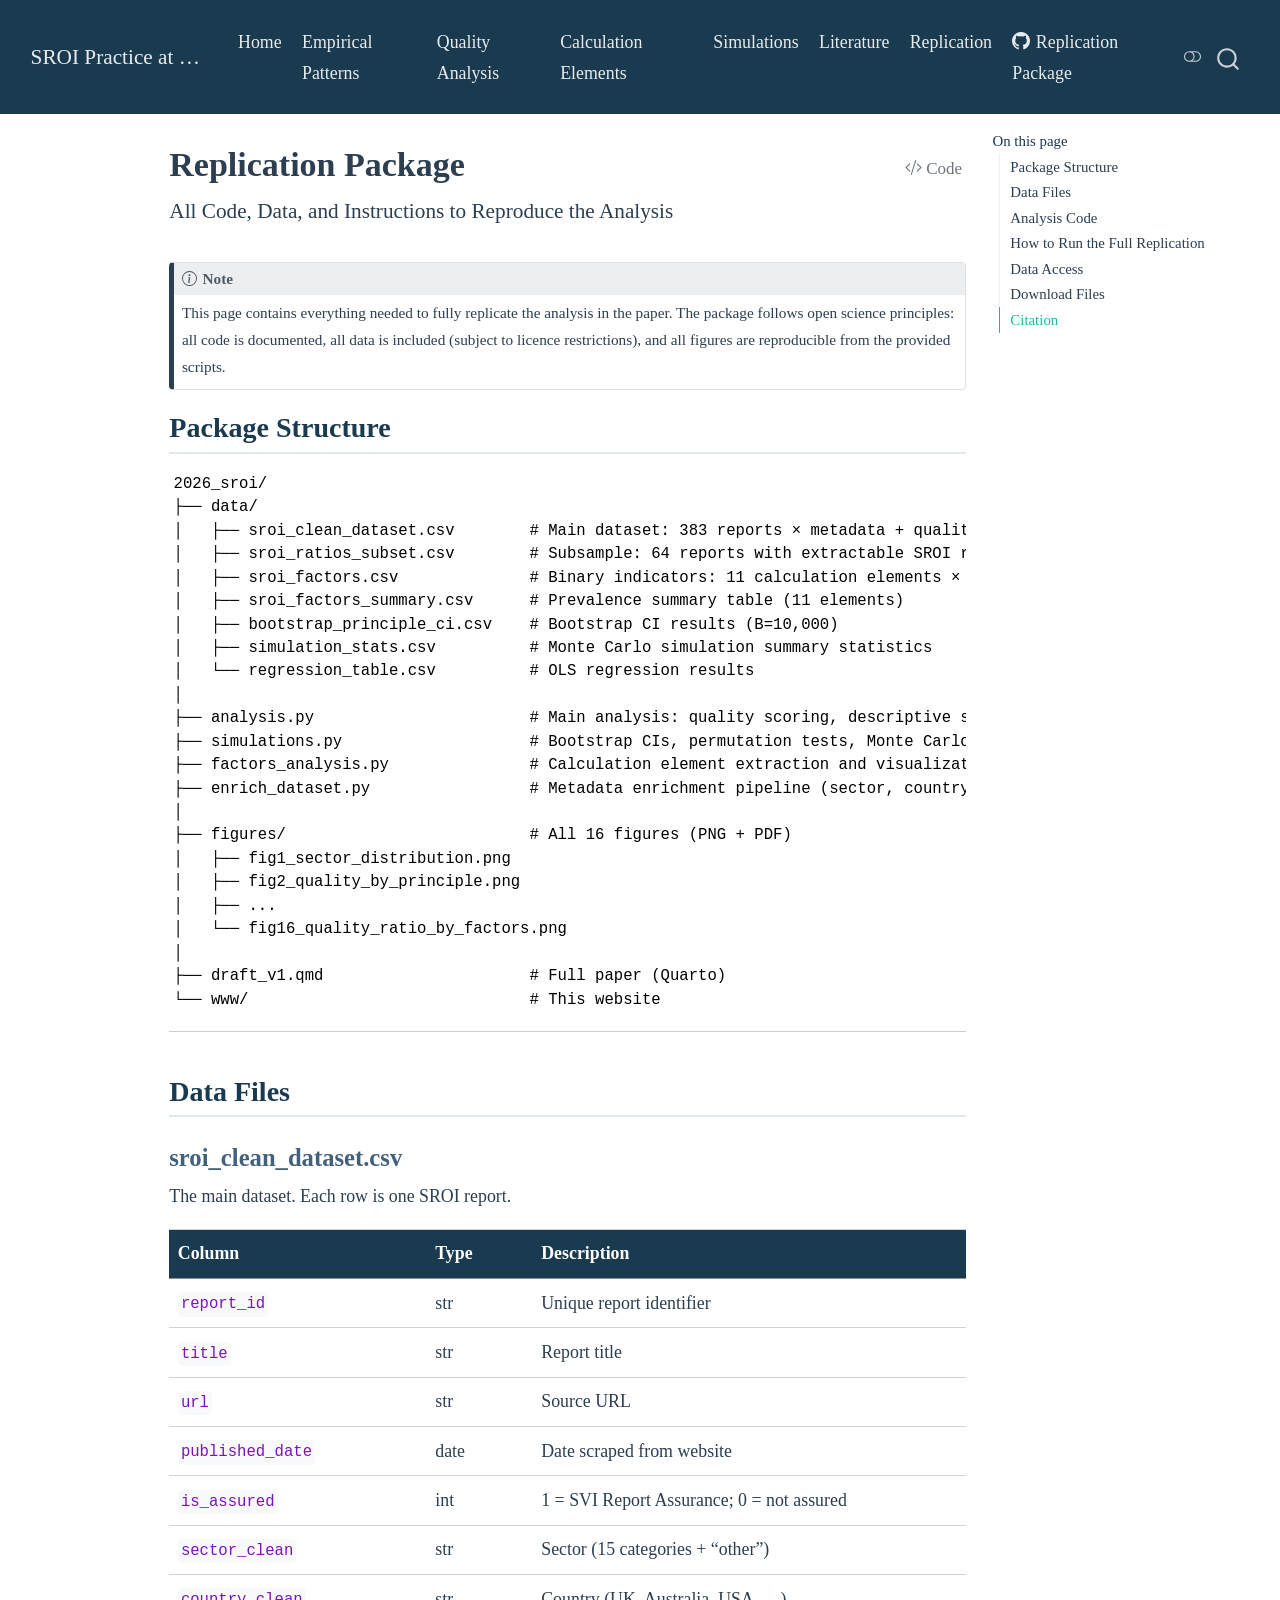
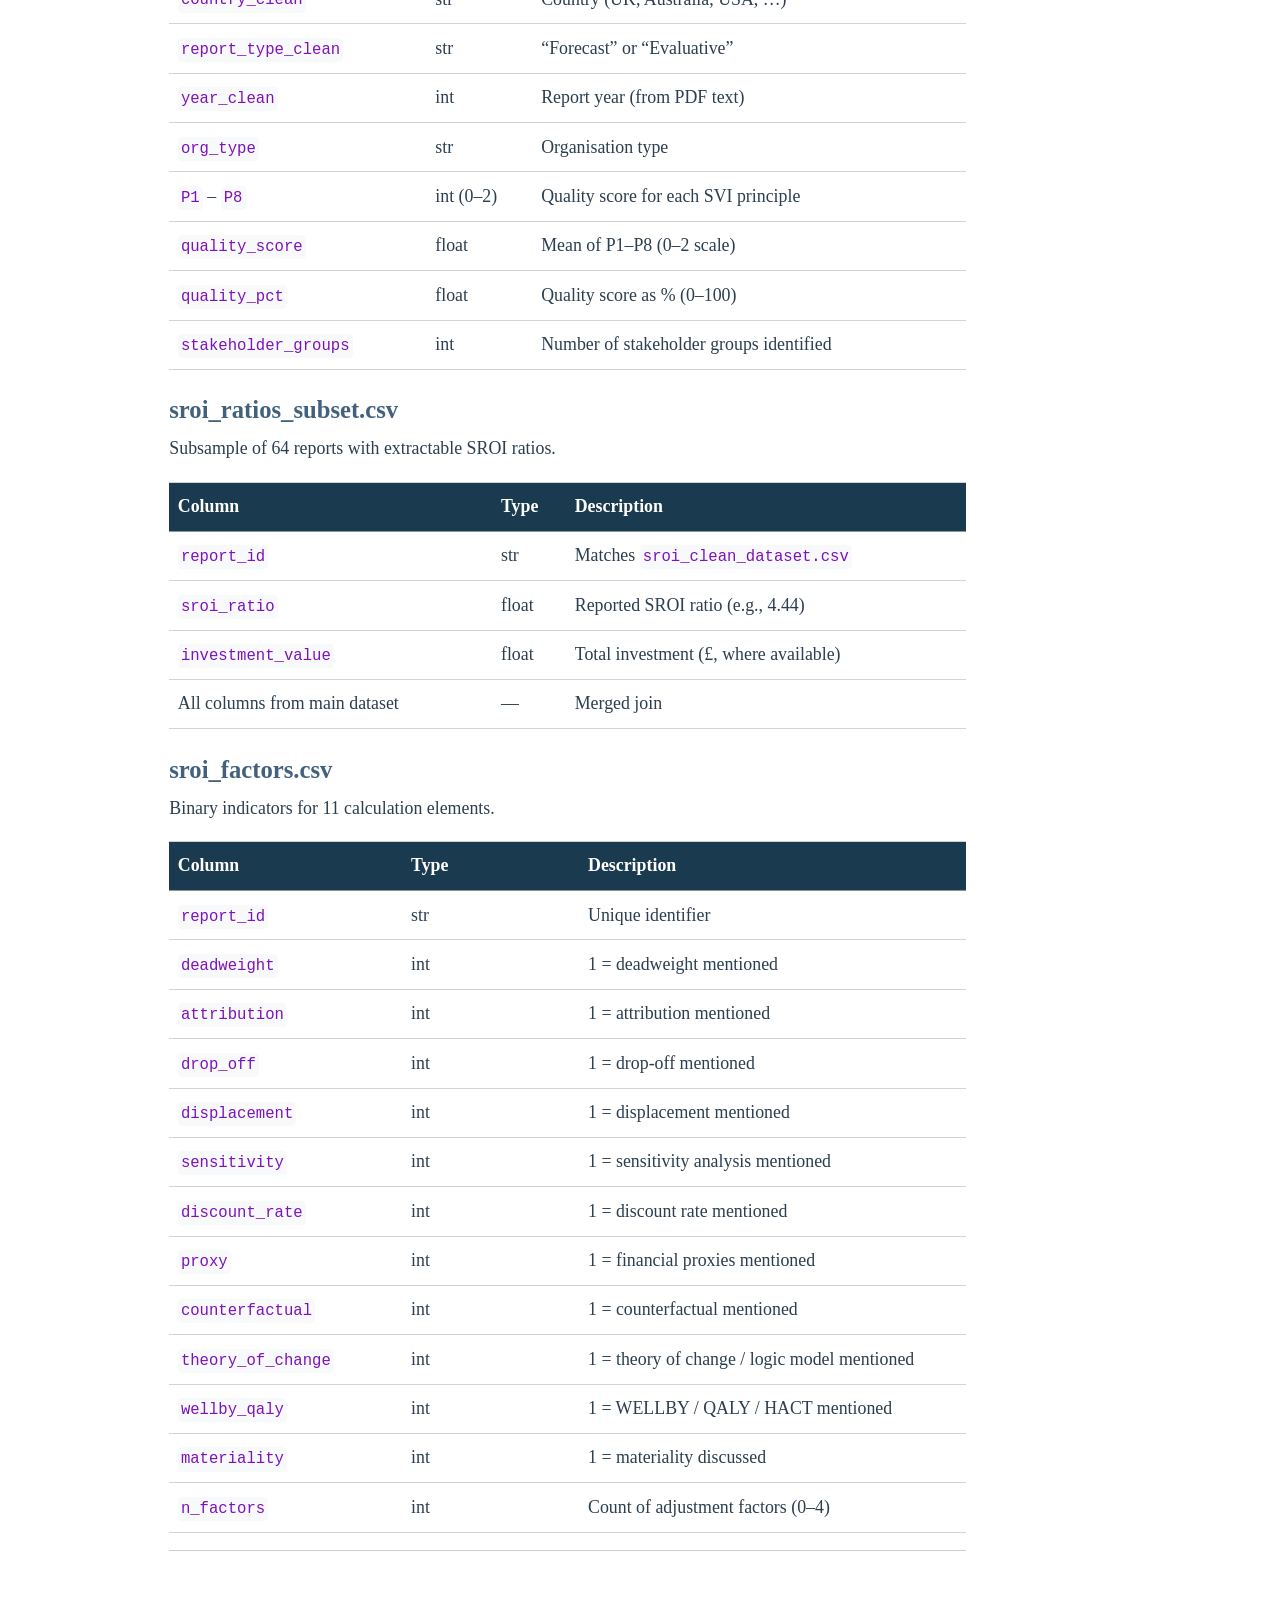
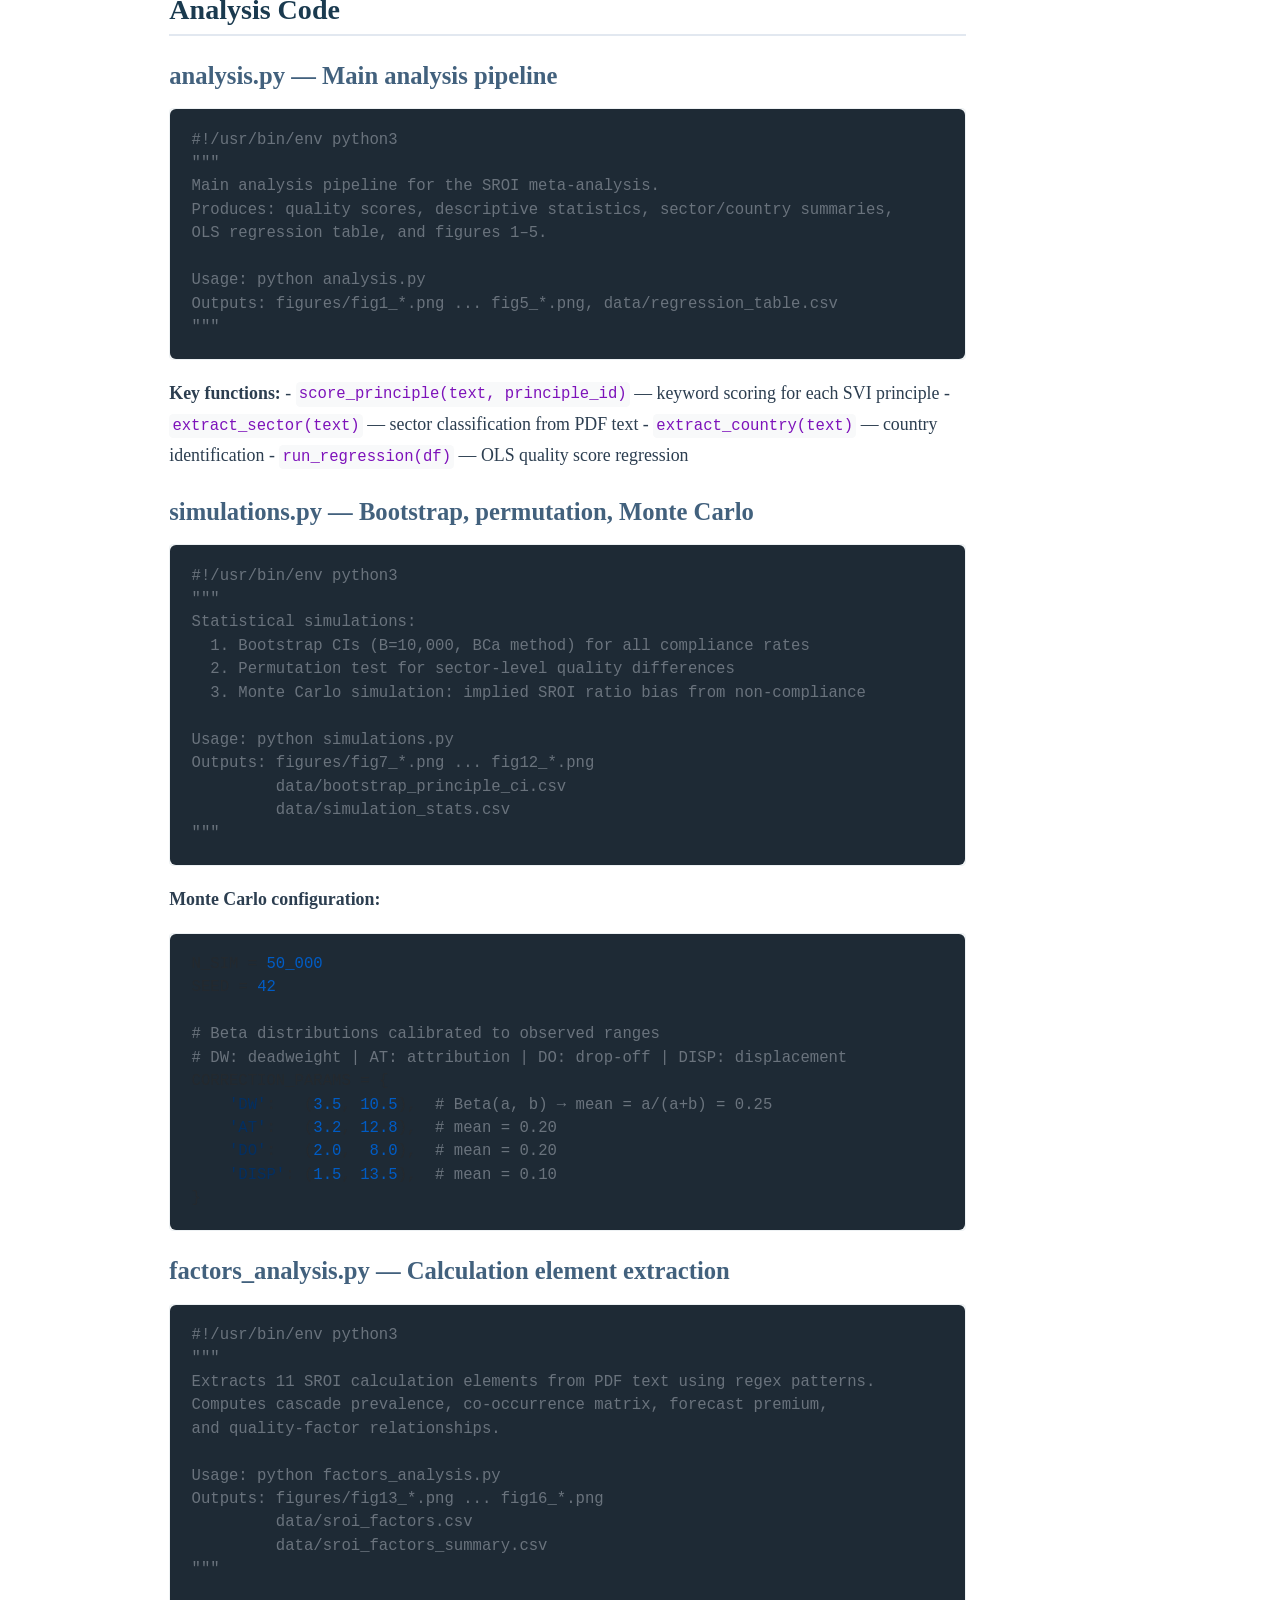
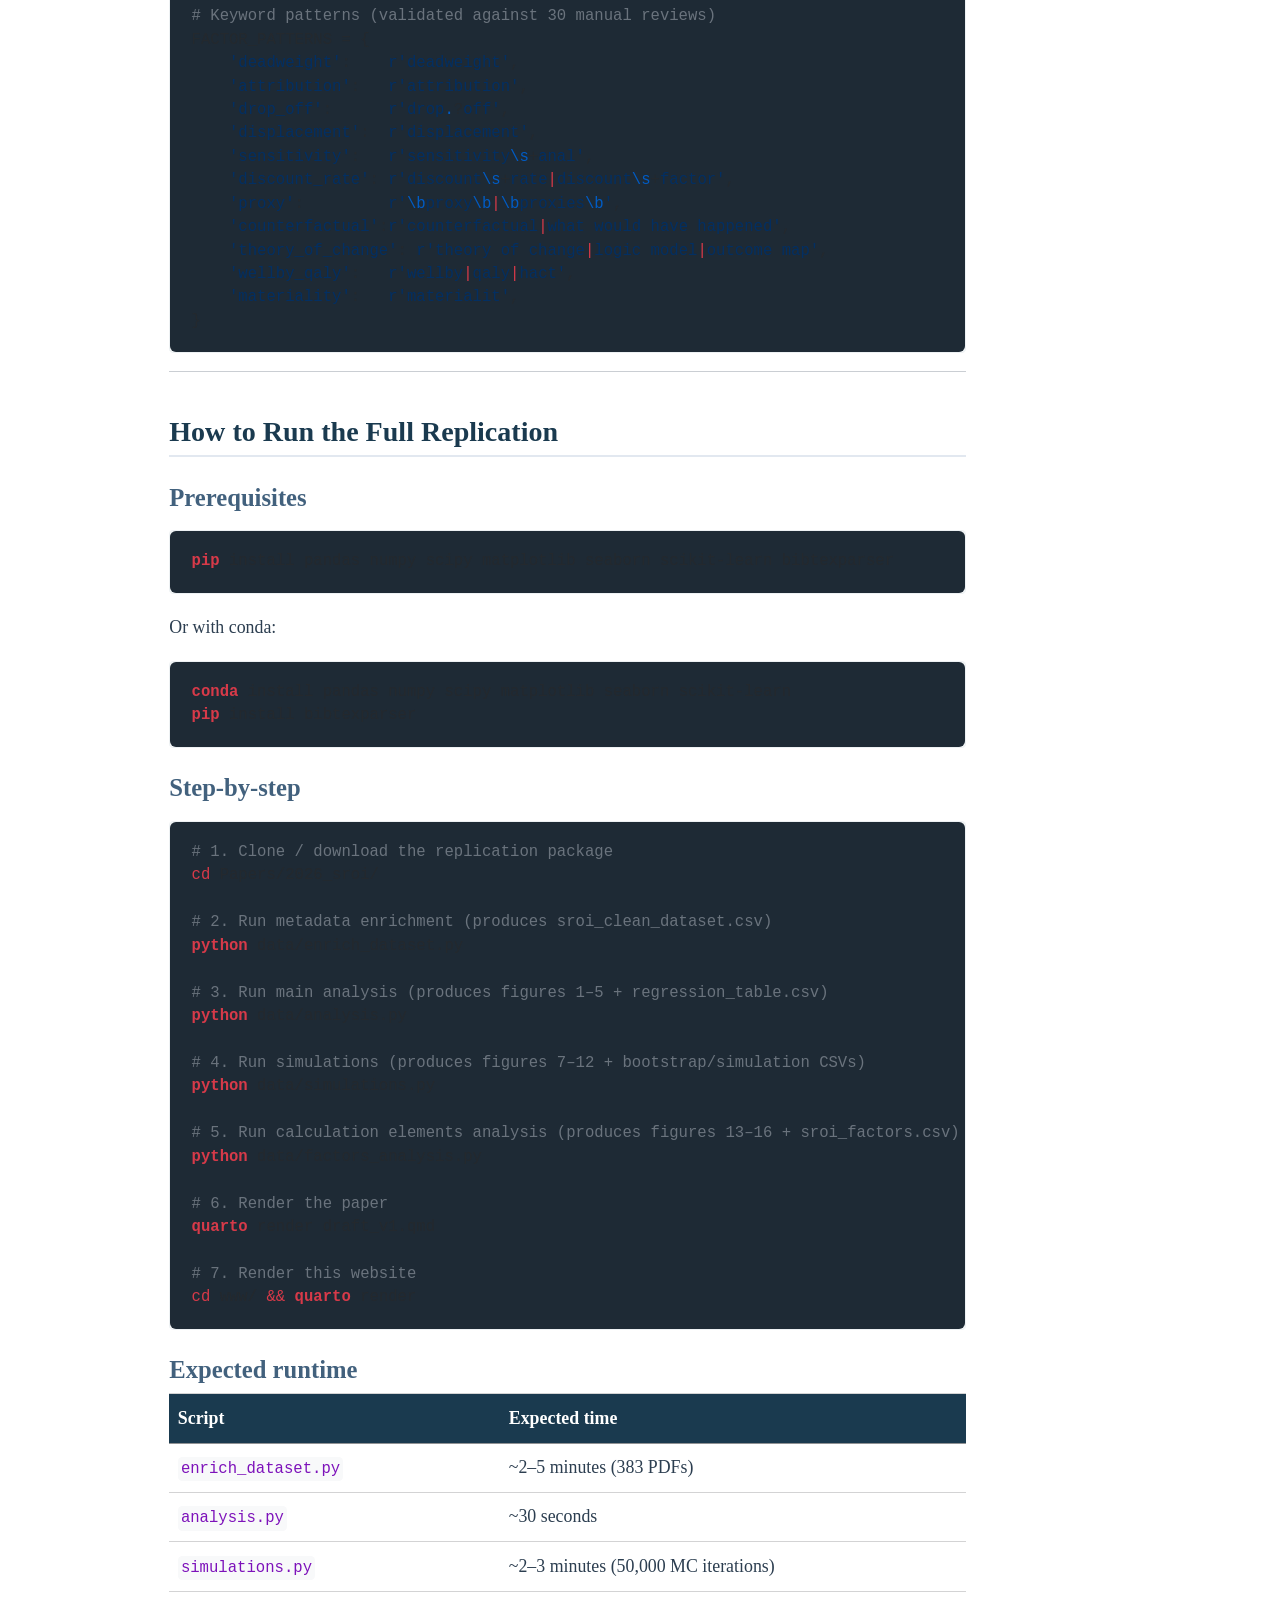
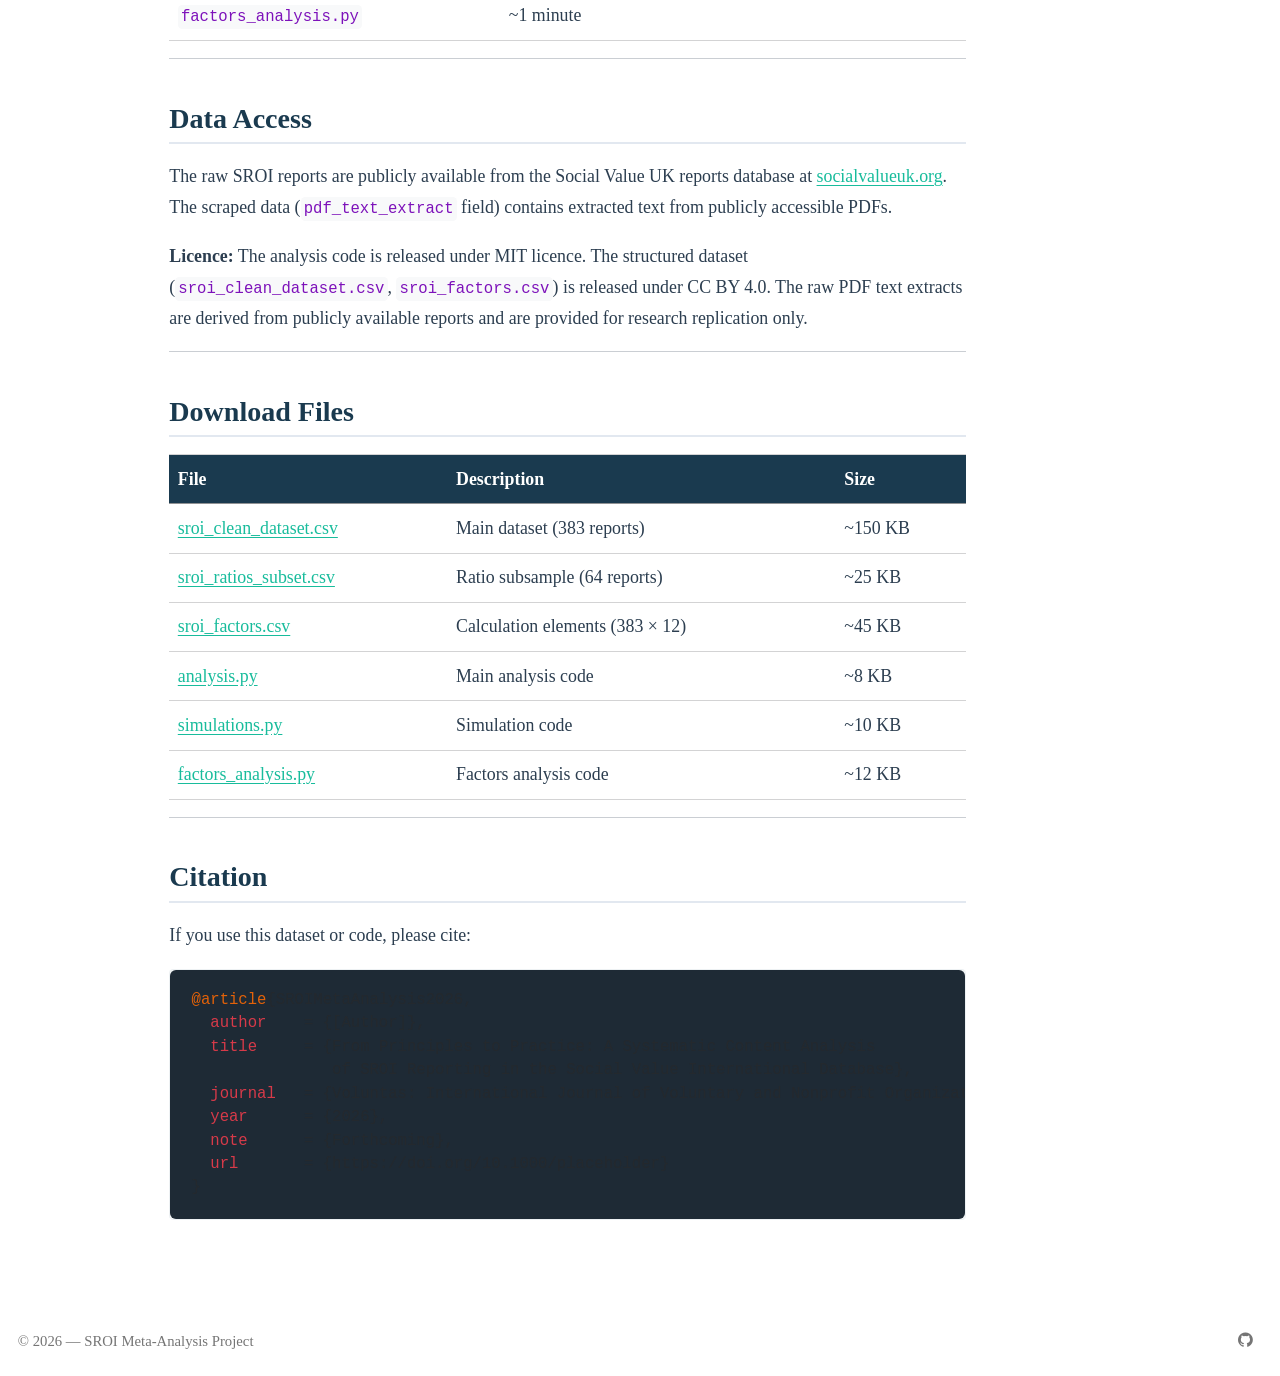
<file: www/docs/replication.html>
<!DOCTYPE html>
<html xmlns="http://www.w3.org/1999/xhtml" lang="en" xml:lang="en"><head>

<meta charset="utf-8">
<meta name="generator" content="quarto-1.7.34">

<meta name="viewport" content="width=device-width, initial-scale=1.0, user-scalable=yes">


<title>Replication Package – SROI Practice at Scale</title>
<style>
code{white-space: pre-wrap;}
span.smallcaps{font-variant: small-caps;}
div.columns{display: flex; gap: min(4vw, 1.5em);}
div.column{flex: auto; overflow-x: auto;}
div.hanging-indent{margin-left: 1.5em; text-indent: -1.5em;}
ul.task-list{list-style: none;}
ul.task-list li input[type="checkbox"] {
  width: 0.8em;
  margin: 0 0.8em 0.2em -1em; /* quarto-specific, see https://github.com/quarto-dev/quarto-cli/issues/4556 */ 
  vertical-align: middle;
}
/* CSS for syntax highlighting */
html { -webkit-text-size-adjust: 100%; }
pre > code.sourceCode { white-space: pre; position: relative; }
pre > code.sourceCode > span { display: inline-block; line-height: 1.25; }
pre > code.sourceCode > span:empty { height: 1.2em; }
.sourceCode { overflow: visible; }
code.sourceCode > span { color: inherit; text-decoration: inherit; }
div.sourceCode { margin: 1em 0; }
pre.sourceCode { margin: 0; }
@media screen {
div.sourceCode { overflow: auto; }
}
@media print {
pre > code.sourceCode { white-space: pre-wrap; }
pre > code.sourceCode > span { text-indent: -5em; padding-left: 5em; }
}
pre.numberSource code
  { counter-reset: source-line 0; }
pre.numberSource code > span
  { position: relative; left: -4em; counter-increment: source-line; }
pre.numberSource code > span > a:first-child::before
  { content: counter(source-line);
    position: relative; left: -1em; text-align: right; vertical-align: baseline;
    border: none; display: inline-block;
    -webkit-touch-callout: none; -webkit-user-select: none;
    -khtml-user-select: none; -moz-user-select: none;
    -ms-user-select: none; user-select: none;
    padding: 0 4px; width: 4em;
  }
pre.numberSource { margin-left: 3em;  padding-left: 4px; }
div.sourceCode
  {   }
@media screen {
pre > code.sourceCode > span > a:first-child::before { text-decoration: underline; }
}
</style>


<script src="site_libs/quarto-nav/quarto-nav.js"></script>
<script src="site_libs/quarto-nav/headroom.min.js"></script>
<script src="site_libs/clipboard/clipboard.min.js"></script>
<script src="site_libs/quarto-search/autocomplete.umd.js"></script>
<script src="site_libs/quarto-search/fuse.min.js"></script>
<script src="site_libs/quarto-search/quarto-search.js"></script>
<meta name="quarto:offset" content="./">
<link href="./figures/fig1_sector_distribution.png" rel="icon" type="image/png">
<script src="site_libs/quarto-html/quarto.js" type="module"></script>
<script src="site_libs/quarto-html/tabsets/tabsets.js" type="module"></script>
<script src="site_libs/quarto-html/popper.min.js"></script>
<script src="site_libs/quarto-html/tippy.umd.min.js"></script>
<script src="site_libs/quarto-html/anchor.min.js"></script>
<link href="site_libs/quarto-html/tippy.css" rel="stylesheet">
<link href="site_libs/quarto-html/quarto-syntax-highlighting-9582434199d49cc9e91654cdeeb4866b.css" rel="stylesheet" class="quarto-color-scheme" id="quarto-text-highlighting-styles">
<link href="site_libs/quarto-html/quarto-syntax-highlighting-dark-8dcd8563ea6803ab7cbb3d71ca5772e1.css" rel="stylesheet" class="quarto-color-scheme quarto-color-alternate" id="quarto-text-highlighting-styles">
<link href="site_libs/quarto-html/quarto-syntax-highlighting-9582434199d49cc9e91654cdeeb4866b.css" rel="stylesheet" class="quarto-color-scheme-extra" id="quarto-text-highlighting-styles">
<script src="site_libs/bootstrap/bootstrap.min.js"></script>
<link href="site_libs/bootstrap/bootstrap-icons.css" rel="stylesheet">
<link href="site_libs/bootstrap/bootstrap-93e433daa20d3a4f024ae45a6f5dc548.min.css" rel="stylesheet" append-hash="true" class="quarto-color-scheme" id="quarto-bootstrap" data-mode="light">
<link href="site_libs/bootstrap/bootstrap-dark-053784e53ace314977639f9da3f86154.min.css" rel="stylesheet" append-hash="true" class="quarto-color-scheme quarto-color-alternate" id="quarto-bootstrap" data-mode="dark">
<link href="site_libs/bootstrap/bootstrap-93e433daa20d3a4f024ae45a6f5dc548.min.css" rel="stylesheet" append-hash="true" class="quarto-color-scheme-extra" id="quarto-bootstrap" data-mode="light">
<script id="quarto-search-options" type="application/json">{
  "location": "navbar",
  "copy-button": false,
  "collapse-after": 3,
  "panel-placement": "end",
  "type": "overlay",
  "limit": 50,
  "keyboard-shortcut": [
    "f",
    "/",
    "s"
  ],
  "show-item-context": false,
  "language": {
    "search-no-results-text": "No results",
    "search-matching-documents-text": "matching documents",
    "search-copy-link-title": "Copy link to search",
    "search-hide-matches-text": "Hide additional matches",
    "search-more-match-text": "more match in this document",
    "search-more-matches-text": "more matches in this document",
    "search-clear-button-title": "Clear",
    "search-text-placeholder": "",
    "search-detached-cancel-button-title": "Cancel",
    "search-submit-button-title": "Submit",
    "search-label": "Search"
  }
}</script>
<style>html{ scroll-behavior: smooth; }</style>


<link rel="stylesheet" href="styles.css">
</head>

<body class="nav-fixed quarto-light"><script id="quarto-html-before-body" type="application/javascript">
    const toggleBodyColorMode = (bsSheetEl) => {
      const mode = bsSheetEl.getAttribute("data-mode");
      const bodyEl = window.document.querySelector("body");
      if (mode === "dark") {
        bodyEl.classList.add("quarto-dark");
        bodyEl.classList.remove("quarto-light");
      } else {
        bodyEl.classList.add("quarto-light");
        bodyEl.classList.remove("quarto-dark");
      }
    }
    const toggleBodyColorPrimary = () => {
      const bsSheetEl = window.document.querySelector("link#quarto-bootstrap:not([rel=disabled-stylesheet])");
      if (bsSheetEl) {
        toggleBodyColorMode(bsSheetEl);
      }
    }
    const setColorSchemeToggle = (alternate) => {
      const toggles = window.document.querySelectorAll('.quarto-color-scheme-toggle');
      for (let i=0; i < toggles.length; i++) {
        const toggle = toggles[i];
        if (toggle) {
          if (alternate) {
            toggle.classList.add("alternate");
          } else {
            toggle.classList.remove("alternate");
          }
        }
      }
    };
    const toggleColorMode = (alternate) => {
      // Switch the stylesheets
      const primaryStylesheets = window.document.querySelectorAll('link.quarto-color-scheme:not(.quarto-color-alternate)');
      const alternateStylesheets = window.document.querySelectorAll('link.quarto-color-scheme.quarto-color-alternate');
      manageTransitions('#quarto-margin-sidebar .nav-link', false);
      if (alternate) {
        // note: dark is layered on light, we don't disable primary!
        enableStylesheet(alternateStylesheets);
        for (const sheetNode of alternateStylesheets) {
          if (sheetNode.id === "quarto-bootstrap") {
            toggleBodyColorMode(sheetNode);
          }
        }
      } else {
        disableStylesheet(alternateStylesheets);
        enableStylesheet(primaryStylesheets)
        toggleBodyColorPrimary();
      }
      manageTransitions('#quarto-margin-sidebar .nav-link', true);
      // Switch the toggles
      setColorSchemeToggle(alternate)
      // Hack to workaround the fact that safari doesn't
      // properly recolor the scrollbar when toggling (#1455)
      if (navigator.userAgent.indexOf('Safari') > 0 && navigator.userAgent.indexOf('Chrome') == -1) {
        manageTransitions("body", false);
        window.scrollTo(0, 1);
        setTimeout(() => {
          window.scrollTo(0, 0);
          manageTransitions("body", true);
        }, 40);
      }
    }
    const disableStylesheet = (stylesheets) => {
      for (let i=0; i < stylesheets.length; i++) {
        const stylesheet = stylesheets[i];
        stylesheet.rel = 'disabled-stylesheet';
      }
    }
    const enableStylesheet = (stylesheets) => {
      for (let i=0; i < stylesheets.length; i++) {
        const stylesheet = stylesheets[i];
        if(stylesheet.rel !== 'stylesheet') { // for Chrome, which will still FOUC without this check
          stylesheet.rel = 'stylesheet';
        }
      }
    }
    const manageTransitions = (selector, allowTransitions) => {
      const els = window.document.querySelectorAll(selector);
      for (let i=0; i < els.length; i++) {
        const el = els[i];
        if (allowTransitions) {
          el.classList.remove('notransition');
        } else {
          el.classList.add('notransition');
        }
      }
    }
    const isFileUrl = () => {
      return window.location.protocol === 'file:';
    }
    const hasAlternateSentinel = () => {
      let styleSentinel = getColorSchemeSentinel();
      if (styleSentinel !== null) {
        return styleSentinel === "alternate";
      } else {
        return false;
      }
    }
    const setStyleSentinel = (alternate) => {
      const value = alternate ? "alternate" : "default";
      if (!isFileUrl()) {
        window.localStorage.setItem("quarto-color-scheme", value);
      } else {
        localAlternateSentinel = value;
      }
    }
    const getColorSchemeSentinel = () => {
      if (!isFileUrl()) {
        const storageValue = window.localStorage.getItem("quarto-color-scheme");
        return storageValue != null ? storageValue : localAlternateSentinel;
      } else {
        return localAlternateSentinel;
      }
    }
    const toggleGiscusIfUsed = (isAlternate, darkModeDefault) => {
      const baseTheme = document.querySelector('#giscus-base-theme')?.value ?? 'light';
      const alternateTheme = document.querySelector('#giscus-alt-theme')?.value ?? 'dark';
      let newTheme = '';
      if(authorPrefersDark) {
        newTheme = isAlternate ? baseTheme : alternateTheme;
      } else {
        newTheme = isAlternate ? alternateTheme : baseTheme;
      }
      const changeGiscusTheme = () => {
        // From: https://github.com/giscus/giscus/issues/336
        const sendMessage = (message) => {
          const iframe = document.querySelector('iframe.giscus-frame');
          if (!iframe) return;
          iframe.contentWindow.postMessage({ giscus: message }, 'https://giscus.app');
        }
        sendMessage({
          setConfig: {
            theme: newTheme
          }
        });
      }
      const isGiscussLoaded = window.document.querySelector('iframe.giscus-frame') !== null;
      if (isGiscussLoaded) {
        changeGiscusTheme();
      }
    };
    const authorPrefersDark = false;
    const darkModeDefault = authorPrefersDark;
      document.querySelector('link#quarto-text-highlighting-styles.quarto-color-scheme-extra').rel = 'disabled-stylesheet';
      document.querySelector('link#quarto-bootstrap.quarto-color-scheme-extra').rel = 'disabled-stylesheet';
    let localAlternateSentinel = darkModeDefault ? 'alternate' : 'default';
    // Dark / light mode switch
    window.quartoToggleColorScheme = () => {
      // Read the current dark / light value
      let toAlternate = !hasAlternateSentinel();
      toggleColorMode(toAlternate);
      setStyleSentinel(toAlternate);
      toggleGiscusIfUsed(toAlternate, darkModeDefault);
      window.dispatchEvent(new Event('resize'));
    };
    // Switch to dark mode if need be
    if (hasAlternateSentinel()) {
      toggleColorMode(true);
    } else {
      toggleColorMode(false);
    }
  </script>

<div id="quarto-search-results"></div>
  <header id="quarto-header" class="headroom fixed-top">
    <nav class="navbar navbar-expand-lg " data-bs-theme="dark">
      <div class="navbar-container container-fluid">
      <div class="navbar-brand-container mx-auto">
    <a class="navbar-brand" href="./index.html">
    <span class="navbar-title">SROI Practice at Scale</span>
    </a>
  </div>
            <div id="quarto-search" class="" title="Search"></div>
          <button class="navbar-toggler" type="button" data-bs-toggle="collapse" data-bs-target="#navbarCollapse" aria-controls="navbarCollapse" role="menu" aria-expanded="false" aria-label="Toggle navigation" onclick="if (window.quartoToggleHeadroom) { window.quartoToggleHeadroom(); }">
  <span class="navbar-toggler-icon"></span>
</button>
          <div class="collapse navbar-collapse" id="navbarCollapse">
            <ul class="navbar-nav navbar-nav-scroll me-auto">
  <li class="nav-item">
    <a class="nav-link" href="./index.html"> 
<span class="menu-text">Home</span></a>
  </li>  
  <li class="nav-item">
    <a class="nav-link" href="./empirical.html"> 
<span class="menu-text">Empirical Patterns</span></a>
  </li>  
  <li class="nav-item">
    <a class="nav-link" href="./quality.html"> 
<span class="menu-text">Quality Analysis</span></a>
  </li>  
  <li class="nav-item">
    <a class="nav-link" href="./factors.html"> 
<span class="menu-text">Calculation Elements</span></a>
  </li>  
  <li class="nav-item">
    <a class="nav-link" href="./simulations.html"> 
<span class="menu-text">Simulations</span></a>
  </li>  
  <li class="nav-item">
    <a class="nav-link" href="./literature.html"> 
<span class="menu-text">Literature</span></a>
  </li>  
  <li class="nav-item">
    <a class="nav-link active" href="./replication.html" aria-current="page"> 
<span class="menu-text">Replication</span></a>
  </li>  
</ul>
            <ul class="navbar-nav navbar-nav-scroll ms-auto">
  <li class="nav-item">
    <a class="nav-link" href="https://github.com/jcmunoz-eafit/2026_sroi"> <i class="bi bi-github" role="img">
</i> 
<span class="menu-text">Replication Package</span></a>
  </li>  
</ul>
          </div> <!-- /navcollapse -->
            <div class="quarto-navbar-tools">
  <a href="" class="quarto-color-scheme-toggle quarto-navigation-tool  px-1" onclick="window.quartoToggleColorScheme(); return false;" title="Toggle dark mode"><i class="bi"></i></a>
</div>
      </div> <!-- /container-fluid -->
    </nav>
</header>
<!-- content -->
<div id="quarto-content" class="quarto-container page-columns page-rows-contents page-layout-article page-navbar">
<!-- sidebar -->
<!-- margin-sidebar -->
    <div id="quarto-margin-sidebar" class="sidebar margin-sidebar">
        <nav id="TOC" role="doc-toc" class="toc-active">
    <h2 id="toc-title">On this page</h2>
   
  <ul>
  <li><a href="#package-structure" id="toc-package-structure" class="nav-link active" data-scroll-target="#package-structure">Package Structure</a></li>
  <li><a href="#data-files" id="toc-data-files" class="nav-link" data-scroll-target="#data-files">Data Files</a>
  <ul class="collapse">
  <li><a href="#sroi_clean_dataset.csv" id="toc-sroi_clean_dataset.csv" class="nav-link" data-scroll-target="#sroi_clean_dataset.csv">sroi_clean_dataset.csv</a></li>
  <li><a href="#sroi_ratios_subset.csv" id="toc-sroi_ratios_subset.csv" class="nav-link" data-scroll-target="#sroi_ratios_subset.csv">sroi_ratios_subset.csv</a></li>
  <li><a href="#sroi_factors.csv" id="toc-sroi_factors.csv" class="nav-link" data-scroll-target="#sroi_factors.csv">sroi_factors.csv</a></li>
  </ul></li>
  <li><a href="#analysis-code" id="toc-analysis-code" class="nav-link" data-scroll-target="#analysis-code">Analysis Code</a>
  <ul class="collapse">
  <li><a href="#analysis.py-main-analysis-pipeline" id="toc-analysis.py-main-analysis-pipeline" class="nav-link" data-scroll-target="#analysis.py-main-analysis-pipeline">analysis.py — Main analysis pipeline</a></li>
  <li><a href="#simulations.py-bootstrap-permutation-monte-carlo" id="toc-simulations.py-bootstrap-permutation-monte-carlo" class="nav-link" data-scroll-target="#simulations.py-bootstrap-permutation-monte-carlo">simulations.py — Bootstrap, permutation, Monte Carlo</a></li>
  <li><a href="#factors_analysis.py-calculation-element-extraction" id="toc-factors_analysis.py-calculation-element-extraction" class="nav-link" data-scroll-target="#factors_analysis.py-calculation-element-extraction">factors_analysis.py — Calculation element extraction</a></li>
  </ul></li>
  <li><a href="#how-to-run-the-full-replication" id="toc-how-to-run-the-full-replication" class="nav-link" data-scroll-target="#how-to-run-the-full-replication">How to Run the Full Replication</a>
  <ul class="collapse">
  <li><a href="#prerequisites" id="toc-prerequisites" class="nav-link" data-scroll-target="#prerequisites">Prerequisites</a></li>
  <li><a href="#step-by-step" id="toc-step-by-step" class="nav-link" data-scroll-target="#step-by-step">Step-by-step</a></li>
  <li><a href="#expected-runtime" id="toc-expected-runtime" class="nav-link" data-scroll-target="#expected-runtime">Expected runtime</a></li>
  </ul></li>
  <li><a href="#data-access" id="toc-data-access" class="nav-link" data-scroll-target="#data-access">Data Access</a></li>
  <li><a href="#download-files" id="toc-download-files" class="nav-link" data-scroll-target="#download-files">Download Files</a></li>
  <li><a href="#citation" id="toc-citation" class="nav-link" data-scroll-target="#citation">Citation</a></li>
  </ul>
</nav>
    </div>
<!-- main -->
<main class="content" id="quarto-document-content">


<header id="title-block-header" class="quarto-title-block default">
<div class="quarto-title">
<div class="quarto-title-block"><div><h1 class="title">Replication Package</h1><button type="button" class="btn code-tools-button" id="quarto-code-tools-source"><i class="bi"></i> Code</button></div></div>
<p class="subtitle lead">All Code, Data, and Instructions to Reproduce the Analysis</p>
</div>



<div class="quarto-title-meta">

    
  
    
  </div>
  


</header>


<div class="callout callout-style-default callout-note callout-titled">
<div class="callout-header d-flex align-content-center">
<div class="callout-icon-container">
<i class="callout-icon"></i>
</div>
<div class="callout-title-container flex-fill">
Note
</div>
</div>
<div class="callout-body-container callout-body">
<p>This page contains everything needed to fully replicate the analysis in the paper. The package follows open science principles: all code is documented, all data is included (subject to licence restrictions), and all figures are reproducible from the provided scripts.</p>
</div>
</div>
<section id="package-structure" class="level2">
<h2 class="anchored" data-anchor-id="package-structure">Package Structure</h2>
<pre><code>2026_sroi/
├── data/
│   ├── sroi_clean_dataset.csv        # Main dataset: 383 reports × metadata + quality scores
│   ├── sroi_ratios_subset.csv        # Subsample: 64 reports with extractable SROI ratios
│   ├── sroi_factors.csv              # Binary indicators: 11 calculation elements × 383 reports
│   ├── sroi_factors_summary.csv      # Prevalence summary table (11 elements)
│   ├── bootstrap_principle_ci.csv    # Bootstrap CI results (B=10,000)
│   ├── simulation_stats.csv          # Monte Carlo simulation summary statistics
│   └── regression_table.csv          # OLS regression results
│
├── analysis.py                       # Main analysis: quality scoring, descriptive stats, regression
├── simulations.py                    # Bootstrap CIs, permutation tests, Monte Carlo simulation
├── factors_analysis.py               # Calculation element extraction and visualization
├── enrich_dataset.py                 # Metadata enrichment pipeline (sector, country, year)
│
├── figures/                          # All 16 figures (PNG + PDF)
│   ├── fig1_sector_distribution.png
│   ├── fig2_quality_by_principle.png
│   ├── ...
│   └── fig16_quality_ratio_by_factors.png
│
├── draft_v1.qmd                      # Full paper (Quarto)
└── www/                              # This website</code></pre>
<hr>
</section>
<section id="data-files" class="level2">
<h2 class="anchored" data-anchor-id="data-files">Data Files</h2>
<section id="sroi_clean_dataset.csv" class="level3">
<h3 class="anchored" data-anchor-id="sroi_clean_dataset.csv">sroi_clean_dataset.csv</h3>
<p>The main dataset. Each row is one SROI report.</p>
<table class="caption-top table">
<thead>
<tr class="header">
<th>Column</th>
<th>Type</th>
<th>Description</th>
</tr>
</thead>
<tbody>
<tr class="odd">
<td><code>report_id</code></td>
<td>str</td>
<td>Unique report identifier</td>
</tr>
<tr class="even">
<td><code>title</code></td>
<td>str</td>
<td>Report title</td>
</tr>
<tr class="odd">
<td><code>url</code></td>
<td>str</td>
<td>Source URL</td>
</tr>
<tr class="even">
<td><code>published_date</code></td>
<td>date</td>
<td>Date scraped from website</td>
</tr>
<tr class="odd">
<td><code>is_assured</code></td>
<td>int</td>
<td>1 = SVI Report Assurance; 0 = not assured</td>
</tr>
<tr class="even">
<td><code>sector_clean</code></td>
<td>str</td>
<td>Sector (15 categories + “other”)</td>
</tr>
<tr class="odd">
<td><code>country_clean</code></td>
<td>str</td>
<td>Country (UK, Australia, USA, …)</td>
</tr>
<tr class="even">
<td><code>report_type_clean</code></td>
<td>str</td>
<td>“Forecast” or “Evaluative”</td>
</tr>
<tr class="odd">
<td><code>year_clean</code></td>
<td>int</td>
<td>Report year (from PDF text)</td>
</tr>
<tr class="even">
<td><code>org_type</code></td>
<td>str</td>
<td>Organisation type</td>
</tr>
<tr class="odd">
<td><code>P1</code> – <code>P8</code></td>
<td>int (0–2)</td>
<td>Quality score for each SVI principle</td>
</tr>
<tr class="even">
<td><code>quality_score</code></td>
<td>float</td>
<td>Mean of P1–P8 (0–2 scale)</td>
</tr>
<tr class="odd">
<td><code>quality_pct</code></td>
<td>float</td>
<td>Quality score as % (0–100)</td>
</tr>
<tr class="even">
<td><code>stakeholder_groups</code></td>
<td>int</td>
<td>Number of stakeholder groups identified</td>
</tr>
</tbody>
</table>
</section>
<section id="sroi_ratios_subset.csv" class="level3">
<h3 class="anchored" data-anchor-id="sroi_ratios_subset.csv">sroi_ratios_subset.csv</h3>
<p>Subsample of 64 reports with extractable SROI ratios.</p>
<table class="caption-top table">
<thead>
<tr class="header">
<th>Column</th>
<th>Type</th>
<th>Description</th>
</tr>
</thead>
<tbody>
<tr class="odd">
<td><code>report_id</code></td>
<td>str</td>
<td>Matches <code>sroi_clean_dataset.csv</code></td>
</tr>
<tr class="even">
<td><code>sroi_ratio</code></td>
<td>float</td>
<td>Reported SROI ratio (e.g., 4.44)</td>
</tr>
<tr class="odd">
<td><code>investment_value</code></td>
<td>float</td>
<td>Total investment (£, where available)</td>
</tr>
<tr class="even">
<td>All columns from main dataset</td>
<td>—</td>
<td>Merged join</td>
</tr>
</tbody>
</table>
</section>
<section id="sroi_factors.csv" class="level3">
<h3 class="anchored" data-anchor-id="sroi_factors.csv">sroi_factors.csv</h3>
<p>Binary indicators for 11 calculation elements.</p>
<table class="caption-top table">
<colgroup>
<col style="width: 29%">
<col style="width: 22%">
<col style="width: 48%">
</colgroup>
<thead>
<tr class="header">
<th>Column</th>
<th>Type</th>
<th>Description</th>
</tr>
</thead>
<tbody>
<tr class="odd">
<td><code>report_id</code></td>
<td>str</td>
<td>Unique identifier</td>
</tr>
<tr class="even">
<td><code>deadweight</code></td>
<td>int</td>
<td>1 = deadweight mentioned</td>
</tr>
<tr class="odd">
<td><code>attribution</code></td>
<td>int</td>
<td>1 = attribution mentioned</td>
</tr>
<tr class="even">
<td><code>drop_off</code></td>
<td>int</td>
<td>1 = drop-off mentioned</td>
</tr>
<tr class="odd">
<td><code>displacement</code></td>
<td>int</td>
<td>1 = displacement mentioned</td>
</tr>
<tr class="even">
<td><code>sensitivity</code></td>
<td>int</td>
<td>1 = sensitivity analysis mentioned</td>
</tr>
<tr class="odd">
<td><code>discount_rate</code></td>
<td>int</td>
<td>1 = discount rate mentioned</td>
</tr>
<tr class="even">
<td><code>proxy</code></td>
<td>int</td>
<td>1 = financial proxies mentioned</td>
</tr>
<tr class="odd">
<td><code>counterfactual</code></td>
<td>int</td>
<td>1 = counterfactual mentioned</td>
</tr>
<tr class="even">
<td><code>theory_of_change</code></td>
<td>int</td>
<td>1 = theory of change / logic model mentioned</td>
</tr>
<tr class="odd">
<td><code>wellby_qaly</code></td>
<td>int</td>
<td>1 = WELLBY / QALY / HACT mentioned</td>
</tr>
<tr class="even">
<td><code>materiality</code></td>
<td>int</td>
<td>1 = materiality discussed</td>
</tr>
<tr class="odd">
<td><code>n_factors</code></td>
<td>int</td>
<td>Count of adjustment factors (0–4)</td>
</tr>
</tbody>
</table>
<hr>
</section>
</section>
<section id="analysis-code" class="level2">
<h2 class="anchored" data-anchor-id="analysis-code">Analysis Code</h2>
<section id="analysis.py-main-analysis-pipeline" class="level3">
<h3 class="anchored" data-anchor-id="analysis.py-main-analysis-pipeline">analysis.py — Main analysis pipeline</h3>
<div class="sourceCode" id="cb2"><pre class="sourceCode python code-with-copy"><code class="sourceCode python"><span id="cb2-1"><a href="#cb2-1" aria-hidden="true" tabindex="-1"></a><span class="co">#!/usr/bin/env python3</span></span>
<span id="cb2-2"><a href="#cb2-2" aria-hidden="true" tabindex="-1"></a><span class="co">"""</span></span>
<span id="cb2-3"><a href="#cb2-3" aria-hidden="true" tabindex="-1"></a><span class="co">Main analysis pipeline for the SROI meta-analysis.</span></span>
<span id="cb2-4"><a href="#cb2-4" aria-hidden="true" tabindex="-1"></a><span class="co">Produces: quality scores, descriptive statistics, sector/country summaries,</span></span>
<span id="cb2-5"><a href="#cb2-5" aria-hidden="true" tabindex="-1"></a><span class="co">OLS regression table, and figures 1–5.</span></span>
<span id="cb2-6"><a href="#cb2-6" aria-hidden="true" tabindex="-1"></a></span>
<span id="cb2-7"><a href="#cb2-7" aria-hidden="true" tabindex="-1"></a><span class="co">Usage: python analysis.py</span></span>
<span id="cb2-8"><a href="#cb2-8" aria-hidden="true" tabindex="-1"></a><span class="co">Outputs: figures/fig1_*.png ... fig5_*.png, data/regression_table.csv</span></span>
<span id="cb2-9"><a href="#cb2-9" aria-hidden="true" tabindex="-1"></a><span class="co">"""</span></span></code><button title="Copy to Clipboard" class="code-copy-button"><i class="bi"></i></button></pre></div>
<p><strong>Key functions:</strong> - <code>score_principle(text, principle_id)</code> — keyword scoring for each SVI principle - <code>extract_sector(text)</code> — sector classification from PDF text - <code>extract_country(text)</code> — country identification - <code>run_regression(df)</code> — OLS quality score regression</p>
</section>
<section id="simulations.py-bootstrap-permutation-monte-carlo" class="level3">
<h3 class="anchored" data-anchor-id="simulations.py-bootstrap-permutation-monte-carlo">simulations.py — Bootstrap, permutation, Monte Carlo</h3>
<div class="sourceCode" id="cb3"><pre class="sourceCode python code-with-copy"><code class="sourceCode python"><span id="cb3-1"><a href="#cb3-1" aria-hidden="true" tabindex="-1"></a><span class="co">#!/usr/bin/env python3</span></span>
<span id="cb3-2"><a href="#cb3-2" aria-hidden="true" tabindex="-1"></a><span class="co">"""</span></span>
<span id="cb3-3"><a href="#cb3-3" aria-hidden="true" tabindex="-1"></a><span class="co">Statistical simulations:</span></span>
<span id="cb3-4"><a href="#cb3-4" aria-hidden="true" tabindex="-1"></a><span class="co">  1. Bootstrap CIs (B=10,000, BCa method) for all compliance rates</span></span>
<span id="cb3-5"><a href="#cb3-5" aria-hidden="true" tabindex="-1"></a><span class="co">  2. Permutation test for sector-level quality differences</span></span>
<span id="cb3-6"><a href="#cb3-6" aria-hidden="true" tabindex="-1"></a><span class="co">  3. Monte Carlo simulation: implied SROI ratio bias from non-compliance</span></span>
<span id="cb3-7"><a href="#cb3-7" aria-hidden="true" tabindex="-1"></a></span>
<span id="cb3-8"><a href="#cb3-8" aria-hidden="true" tabindex="-1"></a><span class="co">Usage: python simulations.py</span></span>
<span id="cb3-9"><a href="#cb3-9" aria-hidden="true" tabindex="-1"></a><span class="co">Outputs: figures/fig7_*.png ... fig12_*.png</span></span>
<span id="cb3-10"><a href="#cb3-10" aria-hidden="true" tabindex="-1"></a><span class="co">         data/bootstrap_principle_ci.csv</span></span>
<span id="cb3-11"><a href="#cb3-11" aria-hidden="true" tabindex="-1"></a><span class="co">         data/simulation_stats.csv</span></span>
<span id="cb3-12"><a href="#cb3-12" aria-hidden="true" tabindex="-1"></a><span class="co">"""</span></span></code><button title="Copy to Clipboard" class="code-copy-button"><i class="bi"></i></button></pre></div>
<p><strong>Monte Carlo configuration:</strong></p>
<div class="sourceCode" id="cb4"><pre class="sourceCode python code-with-copy"><code class="sourceCode python"><span id="cb4-1"><a href="#cb4-1" aria-hidden="true" tabindex="-1"></a>N_SIM <span class="op">=</span> <span class="dv">50_000</span></span>
<span id="cb4-2"><a href="#cb4-2" aria-hidden="true" tabindex="-1"></a>SEED <span class="op">=</span> <span class="dv">42</span></span>
<span id="cb4-3"><a href="#cb4-3" aria-hidden="true" tabindex="-1"></a></span>
<span id="cb4-4"><a href="#cb4-4" aria-hidden="true" tabindex="-1"></a><span class="co"># Beta distributions calibrated to observed ranges</span></span>
<span id="cb4-5"><a href="#cb4-5" aria-hidden="true" tabindex="-1"></a><span class="co"># DW: deadweight | AT: attribution | DO: drop-off | DISP: displacement</span></span>
<span id="cb4-6"><a href="#cb4-6" aria-hidden="true" tabindex="-1"></a>CORRECTION_PARAMS <span class="op">=</span> {</span>
<span id="cb4-7"><a href="#cb4-7" aria-hidden="true" tabindex="-1"></a>    <span class="st">'DW'</span>:   (<span class="fl">3.5</span>, <span class="fl">10.5</span>),  <span class="co"># Beta(a, b) → mean = a/(a+b) = 0.25</span></span>
<span id="cb4-8"><a href="#cb4-8" aria-hidden="true" tabindex="-1"></a>    <span class="st">'AT'</span>:   (<span class="fl">3.2</span>, <span class="fl">12.8</span>),  <span class="co"># mean = 0.20</span></span>
<span id="cb4-9"><a href="#cb4-9" aria-hidden="true" tabindex="-1"></a>    <span class="st">'DO'</span>:   (<span class="fl">2.0</span>,  <span class="fl">8.0</span>),  <span class="co"># mean = 0.20</span></span>
<span id="cb4-10"><a href="#cb4-10" aria-hidden="true" tabindex="-1"></a>    <span class="st">'DISP'</span>: (<span class="fl">1.5</span>, <span class="fl">13.5</span>),  <span class="co"># mean = 0.10</span></span>
<span id="cb4-11"><a href="#cb4-11" aria-hidden="true" tabindex="-1"></a>}</span></code><button title="Copy to Clipboard" class="code-copy-button"><i class="bi"></i></button></pre></div>
</section>
<section id="factors_analysis.py-calculation-element-extraction" class="level3">
<h3 class="anchored" data-anchor-id="factors_analysis.py-calculation-element-extraction">factors_analysis.py — Calculation element extraction</h3>
<div class="sourceCode" id="cb5"><pre class="sourceCode python code-with-copy"><code class="sourceCode python"><span id="cb5-1"><a href="#cb5-1" aria-hidden="true" tabindex="-1"></a><span class="co">#!/usr/bin/env python3</span></span>
<span id="cb5-2"><a href="#cb5-2" aria-hidden="true" tabindex="-1"></a><span class="co">"""</span></span>
<span id="cb5-3"><a href="#cb5-3" aria-hidden="true" tabindex="-1"></a><span class="co">Extracts 11 SROI calculation elements from PDF text using regex patterns.</span></span>
<span id="cb5-4"><a href="#cb5-4" aria-hidden="true" tabindex="-1"></a><span class="co">Computes cascade prevalence, co-occurrence matrix, forecast premium,</span></span>
<span id="cb5-5"><a href="#cb5-5" aria-hidden="true" tabindex="-1"></a><span class="co">and quality-factor relationships.</span></span>
<span id="cb5-6"><a href="#cb5-6" aria-hidden="true" tabindex="-1"></a></span>
<span id="cb5-7"><a href="#cb5-7" aria-hidden="true" tabindex="-1"></a><span class="co">Usage: python factors_analysis.py</span></span>
<span id="cb5-8"><a href="#cb5-8" aria-hidden="true" tabindex="-1"></a><span class="co">Outputs: figures/fig13_*.png ... fig16_*.png</span></span>
<span id="cb5-9"><a href="#cb5-9" aria-hidden="true" tabindex="-1"></a><span class="co">         data/sroi_factors.csv</span></span>
<span id="cb5-10"><a href="#cb5-10" aria-hidden="true" tabindex="-1"></a><span class="co">         data/sroi_factors_summary.csv</span></span>
<span id="cb5-11"><a href="#cb5-11" aria-hidden="true" tabindex="-1"></a><span class="co">"""</span></span>
<span id="cb5-12"><a href="#cb5-12" aria-hidden="true" tabindex="-1"></a></span>
<span id="cb5-13"><a href="#cb5-13" aria-hidden="true" tabindex="-1"></a><span class="co"># Keyword patterns (validated against 30 manual reviews)</span></span>
<span id="cb5-14"><a href="#cb5-14" aria-hidden="true" tabindex="-1"></a>FACTOR_PATTERNS <span class="op">=</span> {</span>
<span id="cb5-15"><a href="#cb5-15" aria-hidden="true" tabindex="-1"></a>    <span class="st">'deadweight'</span>:    <span class="vs">r'deadweight'</span>,</span>
<span id="cb5-16"><a href="#cb5-16" aria-hidden="true" tabindex="-1"></a>    <span class="st">'attribution'</span>:   <span class="vs">r'attribution'</span>,</span>
<span id="cb5-17"><a href="#cb5-17" aria-hidden="true" tabindex="-1"></a>    <span class="st">'drop_off'</span>:      <span class="vs">r'drop</span><span class="dv">.</span><span class="op">?</span><span class="vs">off'</span>,</span>
<span id="cb5-18"><a href="#cb5-18" aria-hidden="true" tabindex="-1"></a>    <span class="st">'displacement'</span>:  <span class="vs">r'displacement'</span>,</span>
<span id="cb5-19"><a href="#cb5-19" aria-hidden="true" tabindex="-1"></a>    <span class="st">'sensitivity'</span>:   <span class="vs">r'sensitivity</span><span class="dv">\s</span><span class="op">+</span><span class="vs">anal'</span>,</span>
<span id="cb5-20"><a href="#cb5-20" aria-hidden="true" tabindex="-1"></a>    <span class="st">'discount_rate'</span>: <span class="vs">r'discount</span><span class="dv">\s</span><span class="op">+</span><span class="vs">rate</span><span class="cf">|</span><span class="vs">discount</span><span class="dv">\s</span><span class="op">+</span><span class="vs">factor'</span>,</span>
<span id="cb5-21"><a href="#cb5-21" aria-hidden="true" tabindex="-1"></a>    <span class="st">'proxy'</span>:         <span class="vs">r'</span><span class="dv">\b</span><span class="vs">proxy</span><span class="dv">\b</span><span class="cf">|</span><span class="dv">\b</span><span class="vs">proxies</span><span class="dv">\b</span><span class="vs">'</span>,</span>
<span id="cb5-22"><a href="#cb5-22" aria-hidden="true" tabindex="-1"></a>    <span class="st">'counterfactual'</span>:<span class="vs">r'counterfactual</span><span class="cf">|</span><span class="vs">what would have happened'</span>,</span>
<span id="cb5-23"><a href="#cb5-23" aria-hidden="true" tabindex="-1"></a>    <span class="st">'theory_of_change'</span>: <span class="vs">r'theory of change</span><span class="cf">|</span><span class="vs">logic model</span><span class="cf">|</span><span class="vs">outcome map'</span>,</span>
<span id="cb5-24"><a href="#cb5-24" aria-hidden="true" tabindex="-1"></a>    <span class="st">'wellby_qaly'</span>:   <span class="vs">r'wellby</span><span class="cf">|</span><span class="vs">qaly</span><span class="cf">|</span><span class="vs">hact'</span>,</span>
<span id="cb5-25"><a href="#cb5-25" aria-hidden="true" tabindex="-1"></a>    <span class="st">'materiality'</span>:   <span class="vs">r'materialit'</span>,</span>
<span id="cb5-26"><a href="#cb5-26" aria-hidden="true" tabindex="-1"></a>}</span></code><button title="Copy to Clipboard" class="code-copy-button"><i class="bi"></i></button></pre></div>
<hr>
</section>
</section>
<section id="how-to-run-the-full-replication" class="level2">
<h2 class="anchored" data-anchor-id="how-to-run-the-full-replication">How to Run the Full Replication</h2>
<section id="prerequisites" class="level3">
<h3 class="anchored" data-anchor-id="prerequisites">Prerequisites</h3>
<div class="sourceCode" id="cb6"><pre class="sourceCode bash code-with-copy"><code class="sourceCode bash"><span id="cb6-1"><a href="#cb6-1" aria-hidden="true" tabindex="-1"></a><span class="ex">pip</span> install pandas numpy scipy matplotlib seaborn scikit-learn bibtexparser</span></code><button title="Copy to Clipboard" class="code-copy-button"><i class="bi"></i></button></pre></div>
<p>Or with conda:</p>
<div class="sourceCode" id="cb7"><pre class="sourceCode bash code-with-copy"><code class="sourceCode bash"><span id="cb7-1"><a href="#cb7-1" aria-hidden="true" tabindex="-1"></a><span class="ex">conda</span> install pandas numpy scipy matplotlib seaborn scikit-learn</span>
<span id="cb7-2"><a href="#cb7-2" aria-hidden="true" tabindex="-1"></a><span class="ex">pip</span> install bibtexparser</span></code><button title="Copy to Clipboard" class="code-copy-button"><i class="bi"></i></button></pre></div>
</section>
<section id="step-by-step" class="level3">
<h3 class="anchored" data-anchor-id="step-by-step">Step-by-step</h3>
<div class="sourceCode" id="cb8"><pre class="sourceCode bash code-with-copy"><code class="sourceCode bash"><span id="cb8-1"><a href="#cb8-1" aria-hidden="true" tabindex="-1"></a><span class="co"># 1. Clone / download the replication package</span></span>
<span id="cb8-2"><a href="#cb8-2" aria-hidden="true" tabindex="-1"></a><span class="bu">cd</span> Papers/2026_sroi/</span>
<span id="cb8-3"><a href="#cb8-3" aria-hidden="true" tabindex="-1"></a></span>
<span id="cb8-4"><a href="#cb8-4" aria-hidden="true" tabindex="-1"></a><span class="co"># 2. Run metadata enrichment (produces sroi_clean_dataset.csv)</span></span>
<span id="cb8-5"><a href="#cb8-5" aria-hidden="true" tabindex="-1"></a><span class="ex">python</span> data/enrich_dataset.py</span>
<span id="cb8-6"><a href="#cb8-6" aria-hidden="true" tabindex="-1"></a></span>
<span id="cb8-7"><a href="#cb8-7" aria-hidden="true" tabindex="-1"></a><span class="co"># 3. Run main analysis (produces figures 1–5 + regression_table.csv)</span></span>
<span id="cb8-8"><a href="#cb8-8" aria-hidden="true" tabindex="-1"></a><span class="ex">python</span> data/analysis.py</span>
<span id="cb8-9"><a href="#cb8-9" aria-hidden="true" tabindex="-1"></a></span>
<span id="cb8-10"><a href="#cb8-10" aria-hidden="true" tabindex="-1"></a><span class="co"># 4. Run simulations (produces figures 7–12 + bootstrap/simulation CSVs)</span></span>
<span id="cb8-11"><a href="#cb8-11" aria-hidden="true" tabindex="-1"></a><span class="ex">python</span> data/simulations.py</span>
<span id="cb8-12"><a href="#cb8-12" aria-hidden="true" tabindex="-1"></a></span>
<span id="cb8-13"><a href="#cb8-13" aria-hidden="true" tabindex="-1"></a><span class="co"># 5. Run calculation elements analysis (produces figures 13–16 + sroi_factors.csv)</span></span>
<span id="cb8-14"><a href="#cb8-14" aria-hidden="true" tabindex="-1"></a><span class="ex">python</span> data/factors_analysis.py</span>
<span id="cb8-15"><a href="#cb8-15" aria-hidden="true" tabindex="-1"></a></span>
<span id="cb8-16"><a href="#cb8-16" aria-hidden="true" tabindex="-1"></a><span class="co"># 6. Render the paper</span></span>
<span id="cb8-17"><a href="#cb8-17" aria-hidden="true" tabindex="-1"></a><span class="ex">quarto</span> render draft_v1.qmd</span>
<span id="cb8-18"><a href="#cb8-18" aria-hidden="true" tabindex="-1"></a></span>
<span id="cb8-19"><a href="#cb8-19" aria-hidden="true" tabindex="-1"></a><span class="co"># 7. Render this website</span></span>
<span id="cb8-20"><a href="#cb8-20" aria-hidden="true" tabindex="-1"></a><span class="bu">cd</span> www/ <span class="kw">&amp;&amp;</span> <span class="ex">quarto</span> render</span></code><button title="Copy to Clipboard" class="code-copy-button"><i class="bi"></i></button></pre></div>
</section>
<section id="expected-runtime" class="level3">
<h3 class="anchored" data-anchor-id="expected-runtime">Expected runtime</h3>
<table class="caption-top table">
<thead>
<tr class="header">
<th>Script</th>
<th>Expected time</th>
</tr>
</thead>
<tbody>
<tr class="odd">
<td><code>enrich_dataset.py</code></td>
<td>~2–5 minutes (383 PDFs)</td>
</tr>
<tr class="even">
<td><code>analysis.py</code></td>
<td>~30 seconds</td>
</tr>
<tr class="odd">
<td><code>simulations.py</code></td>
<td>~2–3 minutes (50,000 MC iterations)</td>
</tr>
<tr class="even">
<td><code>factors_analysis.py</code></td>
<td>~1 minute</td>
</tr>
</tbody>
</table>
<hr>
</section>
</section>
<section id="data-access" class="level2">
<h2 class="anchored" data-anchor-id="data-access">Data Access</h2>
<p>The raw SROI reports are publicly available from the Social Value UK reports database at <a href="https://socialvalueuk.org">socialvalueuk.org</a>. The scraped data (<code>pdf_text_extract</code> field) contains extracted text from publicly accessible PDFs.</p>
<p><strong>Licence:</strong> The analysis code is released under MIT licence. The structured dataset (<code>sroi_clean_dataset.csv</code>, <code>sroi_factors.csv</code>) is released under CC BY 4.0. The raw PDF text extracts are derived from publicly available reports and are provided for research replication only.</p>
<hr>
</section>
<section id="download-files" class="level2">
<h2 class="anchored" data-anchor-id="download-files">Download Files</h2>
<table class="caption-top table">
<thead>
<tr class="header">
<th>File</th>
<th>Description</th>
<th>Size</th>
</tr>
</thead>
<tbody>
<tr class="odd">
<td><a href="sroi_clean_dataset.csv">sroi_clean_dataset.csv</a></td>
<td>Main dataset (383 reports)</td>
<td>~150 KB</td>
</tr>
<tr class="even">
<td><a href="sroi_ratios_subset.csv">sroi_ratios_subset.csv</a></td>
<td>Ratio subsample (64 reports)</td>
<td>~25 KB</td>
</tr>
<tr class="odd">
<td><a href="sroi_factors.csv">sroi_factors.csv</a></td>
<td>Calculation elements (383 × 12)</td>
<td>~45 KB</td>
</tr>
<tr class="even">
<td><a href="analysis.py">analysis.py</a></td>
<td>Main analysis code</td>
<td>~8 KB</td>
</tr>
<tr class="odd">
<td><a href="simulations.py">simulations.py</a></td>
<td>Simulation code</td>
<td>~10 KB</td>
</tr>
<tr class="even">
<td><a href="factors_analysis.py">factors_analysis.py</a></td>
<td>Factors analysis code</td>
<td>~12 KB</td>
</tr>
</tbody>
</table>
<hr>
</section>
<section id="citation" class="level2">
<h2 class="anchored" data-anchor-id="citation">Citation</h2>
<p>If you use this dataset or code, please cite:</p>
<div class="sourceCode" id="cb9"><pre class="sourceCode bibtex code-with-copy"><code class="sourceCode bibtex"><span id="cb9-1"><a href="#cb9-1" aria-hidden="true" tabindex="-1"></a><span class="va">@article</span>{<span class="ot">SROIMetaAnalysis2026</span>,</span>
<span id="cb9-2"><a href="#cb9-2" aria-hidden="true" tabindex="-1"></a>  <span class="dt">author</span>    = {[Author]},</span>
<span id="cb9-3"><a href="#cb9-3" aria-hidden="true" tabindex="-1"></a>  <span class="dt">title</span>     = {From Principles to Practice: A Systematic Content Analysis</span>
<span id="cb9-4"><a href="#cb9-4" aria-hidden="true" tabindex="-1"></a>               of SROI Reporting in the Social Value International Database},</span>
<span id="cb9-5"><a href="#cb9-5" aria-hidden="true" tabindex="-1"></a>  <span class="dt">journal</span>   = {Voluntas: International Journal of Voluntary and Nonprofit Organizations},</span>
<span id="cb9-6"><a href="#cb9-6" aria-hidden="true" tabindex="-1"></a>  <span class="dt">year</span>      = {2026},</span>
<span id="cb9-7"><a href="#cb9-7" aria-hidden="true" tabindex="-1"></a>  <span class="dt">note</span>      = {Forthcoming},</span>
<span id="cb9-8"><a href="#cb9-8" aria-hidden="true" tabindex="-1"></a>  <span class="dt">url</span>       = {https://doi.org/10.1000/placeholder}</span>
<span id="cb9-9"><a href="#cb9-9" aria-hidden="true" tabindex="-1"></a>}</span></code><button title="Copy to Clipboard" class="code-copy-button"><i class="bi"></i></button></pre></div>


<!-- -->

</section>

</main> <!-- /main -->
<script id="quarto-html-after-body" type="application/javascript">
  window.document.addEventListener("DOMContentLoaded", function (event) {
    // Ensure there is a toggle, if there isn't float one in the top right
    if (window.document.querySelector('.quarto-color-scheme-toggle') === null) {
      const a = window.document.createElement('a');
      a.classList.add('top-right');
      a.classList.add('quarto-color-scheme-toggle');
      a.href = "";
      a.onclick = function() { try { window.quartoToggleColorScheme(); } catch {} return false; };
      const i = window.document.createElement("i");
      i.classList.add('bi');
      a.appendChild(i);
      window.document.body.appendChild(a);
    }
    setColorSchemeToggle(hasAlternateSentinel())
    const icon = "";
    const anchorJS = new window.AnchorJS();
    anchorJS.options = {
      placement: 'right',
      icon: icon
    };
    anchorJS.add('.anchored');
    const isCodeAnnotation = (el) => {
      for (const clz of el.classList) {
        if (clz.startsWith('code-annotation-')) {                     
          return true;
        }
      }
      return false;
    }
    const onCopySuccess = function(e) {
      // button target
      const button = e.trigger;
      // don't keep focus
      button.blur();
      // flash "checked"
      button.classList.add('code-copy-button-checked');
      var currentTitle = button.getAttribute("title");
      button.setAttribute("title", "Copied!");
      let tooltip;
      if (window.bootstrap) {
        button.setAttribute("data-bs-toggle", "tooltip");
        button.setAttribute("data-bs-placement", "left");
        button.setAttribute("data-bs-title", "Copied!");
        tooltip = new bootstrap.Tooltip(button, 
          { trigger: "manual", 
            customClass: "code-copy-button-tooltip",
            offset: [0, -8]});
        tooltip.show();    
      }
      setTimeout(function() {
        if (tooltip) {
          tooltip.hide();
          button.removeAttribute("data-bs-title");
          button.removeAttribute("data-bs-toggle");
          button.removeAttribute("data-bs-placement");
        }
        button.setAttribute("title", currentTitle);
        button.classList.remove('code-copy-button-checked');
      }, 1000);
      // clear code selection
      e.clearSelection();
    }
    const getTextToCopy = function(trigger) {
        const codeEl = trigger.previousElementSibling.cloneNode(true);
        for (const childEl of codeEl.children) {
          if (isCodeAnnotation(childEl)) {
            childEl.remove();
          }
        }
        return codeEl.innerText;
    }
    const clipboard = new window.ClipboardJS('.code-copy-button:not([data-in-quarto-modal])', {
      text: getTextToCopy
    });
    clipboard.on('success', onCopySuccess);
    if (window.document.getElementById('quarto-embedded-source-code-modal')) {
      const clipboardModal = new window.ClipboardJS('.code-copy-button[data-in-quarto-modal]', {
        text: getTextToCopy,
        container: window.document.getElementById('quarto-embedded-source-code-modal')
      });
      clipboardModal.on('success', onCopySuccess);
    }
    const viewSource = window.document.getElementById('quarto-view-source') ||
                       window.document.getElementById('quarto-code-tools-source');
    if (viewSource) {
      const sourceUrl = viewSource.getAttribute("data-quarto-source-url");
      viewSource.addEventListener("click", function(e) {
        if (sourceUrl) {
          // rstudio viewer pane
          if (/\bcapabilities=\b/.test(window.location)) {
            window.open(sourceUrl);
          } else {
            window.location.href = sourceUrl;
          }
        } else {
          const modal = new bootstrap.Modal(document.getElementById('quarto-embedded-source-code-modal'));
          modal.show();
        }
        return false;
      });
    }
    function toggleCodeHandler(show) {
      return function(e) {
        const detailsSrc = window.document.querySelectorAll(".cell > details > .sourceCode");
        for (let i=0; i<detailsSrc.length; i++) {
          const details = detailsSrc[i].parentElement;
          if (show) {
            details.open = true;
          } else {
            details.removeAttribute("open");
          }
        }
        const cellCodeDivs = window.document.querySelectorAll(".cell > .sourceCode");
        const fromCls = show ? "hidden" : "unhidden";
        const toCls = show ? "unhidden" : "hidden";
        for (let i=0; i<cellCodeDivs.length; i++) {
          const codeDiv = cellCodeDivs[i];
          if (codeDiv.classList.contains(fromCls)) {
            codeDiv.classList.remove(fromCls);
            codeDiv.classList.add(toCls);
          } 
        }
        return false;
      }
    }
    const hideAllCode = window.document.getElementById("quarto-hide-all-code");
    if (hideAllCode) {
      hideAllCode.addEventListener("click", toggleCodeHandler(false));
    }
    const showAllCode = window.document.getElementById("quarto-show-all-code");
    if (showAllCode) {
      showAllCode.addEventListener("click", toggleCodeHandler(true));
    }
      var localhostRegex = new RegExp(/^(?:http|https):\/\/localhost\:?[0-9]*\//);
      var mailtoRegex = new RegExp(/^mailto:/);
        var filterRegex = new RegExp('/' + window.location.host + '/');
      var isInternal = (href) => {
          return filterRegex.test(href) || localhostRegex.test(href) || mailtoRegex.test(href);
      }
      // Inspect non-navigation links and adorn them if external
     var links = window.document.querySelectorAll('a[href]:not(.nav-link):not(.navbar-brand):not(.toc-action):not(.sidebar-link):not(.sidebar-item-toggle):not(.pagination-link):not(.no-external):not([aria-hidden]):not(.dropdown-item):not(.quarto-navigation-tool):not(.about-link)');
      for (var i=0; i<links.length; i++) {
        const link = links[i];
        if (!isInternal(link.href)) {
          // undo the damage that might have been done by quarto-nav.js in the case of
          // links that we want to consider external
          if (link.dataset.originalHref !== undefined) {
            link.href = link.dataset.originalHref;
          }
        }
      }
    function tippyHover(el, contentFn, onTriggerFn, onUntriggerFn) {
      const config = {
        allowHTML: true,
        maxWidth: 500,
        delay: 100,
        arrow: false,
        appendTo: function(el) {
            return el.parentElement;
        },
        interactive: true,
        interactiveBorder: 10,
        theme: 'quarto',
        placement: 'bottom-start',
      };
      if (contentFn) {
        config.content = contentFn;
      }
      if (onTriggerFn) {
        config.onTrigger = onTriggerFn;
      }
      if (onUntriggerFn) {
        config.onUntrigger = onUntriggerFn;
      }
      window.tippy(el, config); 
    }
    const noterefs = window.document.querySelectorAll('a[role="doc-noteref"]');
    for (var i=0; i<noterefs.length; i++) {
      const ref = noterefs[i];
      tippyHover(ref, function() {
        // use id or data attribute instead here
        let href = ref.getAttribute('data-footnote-href') || ref.getAttribute('href');
        try { href = new URL(href).hash; } catch {}
        const id = href.replace(/^#\/?/, "");
        const note = window.document.getElementById(id);
        if (note) {
          return note.innerHTML;
        } else {
          return "";
        }
      });
    }
    const xrefs = window.document.querySelectorAll('a.quarto-xref');
    const processXRef = (id, note) => {
      // Strip column container classes
      const stripColumnClz = (el) => {
        el.classList.remove("page-full", "page-columns");
        if (el.children) {
          for (const child of el.children) {
            stripColumnClz(child);
          }
        }
      }
      stripColumnClz(note)
      if (id === null || id.startsWith('sec-')) {
        // Special case sections, only their first couple elements
        const container = document.createElement("div");
        if (note.children && note.children.length > 2) {
          container.appendChild(note.children[0].cloneNode(true));
          for (let i = 1; i < note.children.length; i++) {
            const child = note.children[i];
            if (child.tagName === "P" && child.innerText === "") {
              continue;
            } else {
              container.appendChild(child.cloneNode(true));
              break;
            }
          }
          if (window.Quarto?.typesetMath) {
            window.Quarto.typesetMath(container);
          }
          return container.innerHTML
        } else {
          if (window.Quarto?.typesetMath) {
            window.Quarto.typesetMath(note);
          }
          return note.innerHTML;
        }
      } else {
        // Remove any anchor links if they are present
        const anchorLink = note.querySelector('a.anchorjs-link');
        if (anchorLink) {
          anchorLink.remove();
        }
        if (window.Quarto?.typesetMath) {
          window.Quarto.typesetMath(note);
        }
        if (note.classList.contains("callout")) {
          return note.outerHTML;
        } else {
          return note.innerHTML;
        }
      }
    }
    for (var i=0; i<xrefs.length; i++) {
      const xref = xrefs[i];
      tippyHover(xref, undefined, function(instance) {
        instance.disable();
        let url = xref.getAttribute('href');
        let hash = undefined; 
        if (url.startsWith('#')) {
          hash = url;
        } else {
          try { hash = new URL(url).hash; } catch {}
        }
        if (hash) {
          const id = hash.replace(/^#\/?/, "");
          const note = window.document.getElementById(id);
          if (note !== null) {
            try {
              const html = processXRef(id, note.cloneNode(true));
              instance.setContent(html);
            } finally {
              instance.enable();
              instance.show();
            }
          } else {
            // See if we can fetch this
            fetch(url.split('#')[0])
            .then(res => res.text())
            .then(html => {
              const parser = new DOMParser();
              const htmlDoc = parser.parseFromString(html, "text/html");
              const note = htmlDoc.getElementById(id);
              if (note !== null) {
                const html = processXRef(id, note);
                instance.setContent(html);
              } 
            }).finally(() => {
              instance.enable();
              instance.show();
            });
          }
        } else {
          // See if we can fetch a full url (with no hash to target)
          // This is a special case and we should probably do some content thinning / targeting
          fetch(url)
          .then(res => res.text())
          .then(html => {
            const parser = new DOMParser();
            const htmlDoc = parser.parseFromString(html, "text/html");
            const note = htmlDoc.querySelector('main.content');
            if (note !== null) {
              // This should only happen for chapter cross references
              // (since there is no id in the URL)
              // remove the first header
              if (note.children.length > 0 && note.children[0].tagName === "HEADER") {
                note.children[0].remove();
              }
              const html = processXRef(null, note);
              instance.setContent(html);
            } 
          }).finally(() => {
            instance.enable();
            instance.show();
          });
        }
      }, function(instance) {
      });
    }
        let selectedAnnoteEl;
        const selectorForAnnotation = ( cell, annotation) => {
          let cellAttr = 'data-code-cell="' + cell + '"';
          let lineAttr = 'data-code-annotation="' +  annotation + '"';
          const selector = 'span[' + cellAttr + '][' + lineAttr + ']';
          return selector;
        }
        const selectCodeLines = (annoteEl) => {
          const doc = window.document;
          const targetCell = annoteEl.getAttribute("data-target-cell");
          const targetAnnotation = annoteEl.getAttribute("data-target-annotation");
          const annoteSpan = window.document.querySelector(selectorForAnnotation(targetCell, targetAnnotation));
          const lines = annoteSpan.getAttribute("data-code-lines").split(",");
          const lineIds = lines.map((line) => {
            return targetCell + "-" + line;
          })
          let top = null;
          let height = null;
          let parent = null;
          if (lineIds.length > 0) {
              //compute the position of the single el (top and bottom and make a div)
              const el = window.document.getElementById(lineIds[0]);
              top = el.offsetTop;
              height = el.offsetHeight;
              parent = el.parentElement.parentElement;
            if (lineIds.length > 1) {
              const lastEl = window.document.getElementById(lineIds[lineIds.length - 1]);
              const bottom = lastEl.offsetTop + lastEl.offsetHeight;
              height = bottom - top;
            }
            if (top !== null && height !== null && parent !== null) {
              // cook up a div (if necessary) and position it 
              let div = window.document.getElementById("code-annotation-line-highlight");
              if (div === null) {
                div = window.document.createElement("div");
                div.setAttribute("id", "code-annotation-line-highlight");
                div.style.position = 'absolute';
                parent.appendChild(div);
              }
              div.style.top = top - 2 + "px";
              div.style.height = height + 4 + "px";
              div.style.left = 0;
              let gutterDiv = window.document.getElementById("code-annotation-line-highlight-gutter");
              if (gutterDiv === null) {
                gutterDiv = window.document.createElement("div");
                gutterDiv.setAttribute("id", "code-annotation-line-highlight-gutter");
                gutterDiv.style.position = 'absolute';
                const codeCell = window.document.getElementById(targetCell);
                const gutter = codeCell.querySelector('.code-annotation-gutter');
                gutter.appendChild(gutterDiv);
              }
              gutterDiv.style.top = top - 2 + "px";
              gutterDiv.style.height = height + 4 + "px";
            }
            selectedAnnoteEl = annoteEl;
          }
        };
        const unselectCodeLines = () => {
          const elementsIds = ["code-annotation-line-highlight", "code-annotation-line-highlight-gutter"];
          elementsIds.forEach((elId) => {
            const div = window.document.getElementById(elId);
            if (div) {
              div.remove();
            }
          });
          selectedAnnoteEl = undefined;
        };
          // Handle positioning of the toggle
      window.addEventListener(
        "resize",
        throttle(() => {
          elRect = undefined;
          if (selectedAnnoteEl) {
            selectCodeLines(selectedAnnoteEl);
          }
        }, 10)
      );
      function throttle(fn, ms) {
      let throttle = false;
      let timer;
        return (...args) => {
          if(!throttle) { // first call gets through
              fn.apply(this, args);
              throttle = true;
          } else { // all the others get throttled
              if(timer) clearTimeout(timer); // cancel #2
              timer = setTimeout(() => {
                fn.apply(this, args);
                timer = throttle = false;
              }, ms);
          }
        };
      }
        // Attach click handler to the DT
        const annoteDls = window.document.querySelectorAll('dt[data-target-cell]');
        for (const annoteDlNode of annoteDls) {
          annoteDlNode.addEventListener('click', (event) => {
            const clickedEl = event.target;
            if (clickedEl !== selectedAnnoteEl) {
              unselectCodeLines();
              const activeEl = window.document.querySelector('dt[data-target-cell].code-annotation-active');
              if (activeEl) {
                activeEl.classList.remove('code-annotation-active');
              }
              selectCodeLines(clickedEl);
              clickedEl.classList.add('code-annotation-active');
            } else {
              // Unselect the line
              unselectCodeLines();
              clickedEl.classList.remove('code-annotation-active');
            }
          });
        }
    const findCites = (el) => {
      const parentEl = el.parentElement;
      if (parentEl) {
        const cites = parentEl.dataset.cites;
        if (cites) {
          return {
            el,
            cites: cites.split(' ')
          };
        } else {
          return findCites(el.parentElement)
        }
      } else {
        return undefined;
      }
    };
    var bibliorefs = window.document.querySelectorAll('a[role="doc-biblioref"]');
    for (var i=0; i<bibliorefs.length; i++) {
      const ref = bibliorefs[i];
      const citeInfo = findCites(ref);
      if (citeInfo) {
        tippyHover(citeInfo.el, function() {
          var popup = window.document.createElement('div');
          citeInfo.cites.forEach(function(cite) {
            var citeDiv = window.document.createElement('div');
            citeDiv.classList.add('hanging-indent');
            citeDiv.classList.add('csl-entry');
            var biblioDiv = window.document.getElementById('ref-' + cite);
            if (biblioDiv) {
              citeDiv.innerHTML = biblioDiv.innerHTML;
            }
            popup.appendChild(citeDiv);
          });
          return popup.innerHTML;
        });
      }
    }
  });
  </script><div class="modal fade" id="quarto-embedded-source-code-modal" tabindex="-1" aria-labelledby="quarto-embedded-source-code-modal-label" aria-hidden="true"><div class="modal-dialog modal-dialog-scrollable"><div class="modal-content"><div class="modal-header"><h5 class="modal-title" id="quarto-embedded-source-code-modal-label">Source Code</h5><button class="btn-close" data-bs-dismiss="modal"></button></div><div class="modal-body"><div class="">
<div class="sourceCode" id="cb10" data-shortcodes="false"><pre class="sourceCode markdown code-with-copy"><code class="sourceCode markdown"><span id="cb10-1"><a href="#cb10-1" aria-hidden="true" tabindex="-1"></a><span class="co">---</span></span>
<span id="cb10-2"><a href="#cb10-2" aria-hidden="true" tabindex="-1"></a><span class="an">title:</span><span class="co"> "Replication Package"</span></span>
<span id="cb10-3"><a href="#cb10-3" aria-hidden="true" tabindex="-1"></a><span class="an">subtitle:</span><span class="co"> "All Code, Data, and Instructions to Reproduce the Analysis"</span></span>
<span id="cb10-4"><a href="#cb10-4" aria-hidden="true" tabindex="-1"></a><span class="co">---</span></span>
<span id="cb10-5"><a href="#cb10-5" aria-hidden="true" tabindex="-1"></a></span>
<span id="cb10-6"><a href="#cb10-6" aria-hidden="true" tabindex="-1"></a>::: {.callout-note}</span>
<span id="cb10-7"><a href="#cb10-7" aria-hidden="true" tabindex="-1"></a>This page contains everything needed to fully replicate the analysis in the paper. The package follows open science principles: all code is documented, all data is included (subject to licence restrictions), and all figures are reproducible from the provided scripts.</span>
<span id="cb10-8"><a href="#cb10-8" aria-hidden="true" tabindex="-1"></a>:::</span>
<span id="cb10-9"><a href="#cb10-9" aria-hidden="true" tabindex="-1"></a></span>
<span id="cb10-10"><a href="#cb10-10" aria-hidden="true" tabindex="-1"></a><span class="fu">## Package Structure</span></span>
<span id="cb10-11"><a href="#cb10-11" aria-hidden="true" tabindex="-1"></a></span>
<span id="cb10-12"><a href="#cb10-12" aria-hidden="true" tabindex="-1"></a><span class="in">```</span></span>
<span id="cb10-13"><a href="#cb10-13" aria-hidden="true" tabindex="-1"></a><span class="in">2026_sroi/</span></span>
<span id="cb10-14"><a href="#cb10-14" aria-hidden="true" tabindex="-1"></a><span class="in">├── data/</span></span>
<span id="cb10-15"><a href="#cb10-15" aria-hidden="true" tabindex="-1"></a><span class="in">│   ├── sroi_clean_dataset.csv        # Main dataset: 383 reports × metadata + quality scores</span></span>
<span id="cb10-16"><a href="#cb10-16" aria-hidden="true" tabindex="-1"></a><span class="in">│   ├── sroi_ratios_subset.csv        # Subsample: 64 reports with extractable SROI ratios</span></span>
<span id="cb10-17"><a href="#cb10-17" aria-hidden="true" tabindex="-1"></a><span class="in">│   ├── sroi_factors.csv              # Binary indicators: 11 calculation elements × 383 reports</span></span>
<span id="cb10-18"><a href="#cb10-18" aria-hidden="true" tabindex="-1"></a><span class="in">│   ├── sroi_factors_summary.csv      # Prevalence summary table (11 elements)</span></span>
<span id="cb10-19"><a href="#cb10-19" aria-hidden="true" tabindex="-1"></a><span class="in">│   ├── bootstrap_principle_ci.csv    # Bootstrap CI results (B=10,000)</span></span>
<span id="cb10-20"><a href="#cb10-20" aria-hidden="true" tabindex="-1"></a><span class="in">│   ├── simulation_stats.csv          # Monte Carlo simulation summary statistics</span></span>
<span id="cb10-21"><a href="#cb10-21" aria-hidden="true" tabindex="-1"></a><span class="in">│   └── regression_table.csv          # OLS regression results</span></span>
<span id="cb10-22"><a href="#cb10-22" aria-hidden="true" tabindex="-1"></a><span class="in">│</span></span>
<span id="cb10-23"><a href="#cb10-23" aria-hidden="true" tabindex="-1"></a><span class="in">├── analysis.py                       # Main analysis: quality scoring, descriptive stats, regression</span></span>
<span id="cb10-24"><a href="#cb10-24" aria-hidden="true" tabindex="-1"></a><span class="in">├── simulations.py                    # Bootstrap CIs, permutation tests, Monte Carlo simulation</span></span>
<span id="cb10-25"><a href="#cb10-25" aria-hidden="true" tabindex="-1"></a><span class="in">├── factors_analysis.py               # Calculation element extraction and visualization</span></span>
<span id="cb10-26"><a href="#cb10-26" aria-hidden="true" tabindex="-1"></a><span class="in">├── enrich_dataset.py                 # Metadata enrichment pipeline (sector, country, year)</span></span>
<span id="cb10-27"><a href="#cb10-27" aria-hidden="true" tabindex="-1"></a><span class="in">│</span></span>
<span id="cb10-28"><a href="#cb10-28" aria-hidden="true" tabindex="-1"></a><span class="in">├── figures/                          # All 16 figures (PNG + PDF)</span></span>
<span id="cb10-29"><a href="#cb10-29" aria-hidden="true" tabindex="-1"></a><span class="in">│   ├── fig1_sector_distribution.png</span></span>
<span id="cb10-30"><a href="#cb10-30" aria-hidden="true" tabindex="-1"></a><span class="in">│   ├── fig2_quality_by_principle.png</span></span>
<span id="cb10-31"><a href="#cb10-31" aria-hidden="true" tabindex="-1"></a><span class="in">│   ├── ...</span></span>
<span id="cb10-32"><a href="#cb10-32" aria-hidden="true" tabindex="-1"></a><span class="in">│   └── fig16_quality_ratio_by_factors.png</span></span>
<span id="cb10-33"><a href="#cb10-33" aria-hidden="true" tabindex="-1"></a><span class="in">│</span></span>
<span id="cb10-34"><a href="#cb10-34" aria-hidden="true" tabindex="-1"></a><span class="in">├── draft_v1.qmd                      # Full paper (Quarto)</span></span>
<span id="cb10-35"><a href="#cb10-35" aria-hidden="true" tabindex="-1"></a><span class="in">└── www/                              # This website</span></span>
<span id="cb10-36"><a href="#cb10-36" aria-hidden="true" tabindex="-1"></a><span class="in">```</span></span>
<span id="cb10-37"><a href="#cb10-37" aria-hidden="true" tabindex="-1"></a></span>
<span id="cb10-38"><a href="#cb10-38" aria-hidden="true" tabindex="-1"></a>---</span>
<span id="cb10-39"><a href="#cb10-39" aria-hidden="true" tabindex="-1"></a></span>
<span id="cb10-40"><a href="#cb10-40" aria-hidden="true" tabindex="-1"></a><span class="fu">## Data Files</span></span>
<span id="cb10-41"><a href="#cb10-41" aria-hidden="true" tabindex="-1"></a></span>
<span id="cb10-42"><a href="#cb10-42" aria-hidden="true" tabindex="-1"></a><span class="fu">### sroi_clean_dataset.csv</span></span>
<span id="cb10-43"><a href="#cb10-43" aria-hidden="true" tabindex="-1"></a></span>
<span id="cb10-44"><a href="#cb10-44" aria-hidden="true" tabindex="-1"></a>The main dataset. Each row is one SROI report.</span>
<span id="cb10-45"><a href="#cb10-45" aria-hidden="true" tabindex="-1"></a></span>
<span id="cb10-46"><a href="#cb10-46" aria-hidden="true" tabindex="-1"></a><span class="pp">|</span> Column <span class="pp">|</span> Type <span class="pp">|</span> Description <span class="pp">|</span></span>
<span id="cb10-47"><a href="#cb10-47" aria-hidden="true" tabindex="-1"></a><span class="pp">|--------|------|-------------|</span></span>
<span id="cb10-48"><a href="#cb10-48" aria-hidden="true" tabindex="-1"></a><span class="pp">|</span> <span class="in">`report_id`</span> <span class="pp">|</span> str <span class="pp">|</span> Unique report identifier <span class="pp">|</span></span>
<span id="cb10-49"><a href="#cb10-49" aria-hidden="true" tabindex="-1"></a><span class="pp">|</span> <span class="in">`title`</span> <span class="pp">|</span> str <span class="pp">|</span> Report title <span class="pp">|</span></span>
<span id="cb10-50"><a href="#cb10-50" aria-hidden="true" tabindex="-1"></a><span class="pp">|</span> <span class="in">`url`</span> <span class="pp">|</span> str <span class="pp">|</span> Source URL <span class="pp">|</span></span>
<span id="cb10-51"><a href="#cb10-51" aria-hidden="true" tabindex="-1"></a><span class="pp">|</span> <span class="in">`published_date`</span> <span class="pp">|</span> date <span class="pp">|</span> Date scraped from website <span class="pp">|</span></span>
<span id="cb10-52"><a href="#cb10-52" aria-hidden="true" tabindex="-1"></a><span class="pp">|</span> <span class="in">`is_assured`</span> <span class="pp">|</span> int <span class="pp">|</span> 1 = SVI Report Assurance; 0 = not assured <span class="pp">|</span></span>
<span id="cb10-53"><a href="#cb10-53" aria-hidden="true" tabindex="-1"></a><span class="pp">|</span> <span class="in">`sector_clean`</span> <span class="pp">|</span> str <span class="pp">|</span> Sector (15 categories + "other") <span class="pp">|</span></span>
<span id="cb10-54"><a href="#cb10-54" aria-hidden="true" tabindex="-1"></a><span class="pp">|</span> <span class="in">`country_clean`</span> <span class="pp">|</span> str <span class="pp">|</span> Country (UK, Australia, USA, ...) <span class="pp">|</span></span>
<span id="cb10-55"><a href="#cb10-55" aria-hidden="true" tabindex="-1"></a><span class="pp">|</span> <span class="in">`report_type_clean`</span> <span class="pp">|</span> str <span class="pp">|</span> "Forecast" or "Evaluative" <span class="pp">|</span></span>
<span id="cb10-56"><a href="#cb10-56" aria-hidden="true" tabindex="-1"></a><span class="pp">|</span> <span class="in">`year_clean`</span> <span class="pp">|</span> int <span class="pp">|</span> Report year (from PDF text) <span class="pp">|</span></span>
<span id="cb10-57"><a href="#cb10-57" aria-hidden="true" tabindex="-1"></a><span class="pp">|</span> <span class="in">`org_type`</span> <span class="pp">|</span> str <span class="pp">|</span> Organisation type <span class="pp">|</span></span>
<span id="cb10-58"><a href="#cb10-58" aria-hidden="true" tabindex="-1"></a><span class="pp">|</span> <span class="in">`P1`</span> – <span class="in">`P8`</span> <span class="pp">|</span> int (0–2) <span class="pp">|</span> Quality score for each SVI principle <span class="pp">|</span></span>
<span id="cb10-59"><a href="#cb10-59" aria-hidden="true" tabindex="-1"></a><span class="pp">|</span> <span class="in">`quality_score`</span> <span class="pp">|</span> float <span class="pp">|</span> Mean of P1–P8 (0–2 scale) <span class="pp">|</span></span>
<span id="cb10-60"><a href="#cb10-60" aria-hidden="true" tabindex="-1"></a><span class="pp">|</span> <span class="in">`quality_pct`</span> <span class="pp">|</span> float <span class="pp">|</span> Quality score as % (0–100) <span class="pp">|</span></span>
<span id="cb10-61"><a href="#cb10-61" aria-hidden="true" tabindex="-1"></a><span class="pp">|</span> <span class="in">`stakeholder_groups`</span> <span class="pp">|</span> int <span class="pp">|</span> Number of stakeholder groups identified <span class="pp">|</span></span>
<span id="cb10-62"><a href="#cb10-62" aria-hidden="true" tabindex="-1"></a></span>
<span id="cb10-63"><a href="#cb10-63" aria-hidden="true" tabindex="-1"></a><span class="fu">### sroi_ratios_subset.csv</span></span>
<span id="cb10-64"><a href="#cb10-64" aria-hidden="true" tabindex="-1"></a></span>
<span id="cb10-65"><a href="#cb10-65" aria-hidden="true" tabindex="-1"></a>Subsample of 64 reports with extractable SROI ratios.</span>
<span id="cb10-66"><a href="#cb10-66" aria-hidden="true" tabindex="-1"></a></span>
<span id="cb10-67"><a href="#cb10-67" aria-hidden="true" tabindex="-1"></a><span class="pp">|</span> Column <span class="pp">|</span> Type <span class="pp">|</span> Description <span class="pp">|</span></span>
<span id="cb10-68"><a href="#cb10-68" aria-hidden="true" tabindex="-1"></a><span class="pp">|--------|------|-------------|</span></span>
<span id="cb10-69"><a href="#cb10-69" aria-hidden="true" tabindex="-1"></a><span class="pp">|</span> <span class="in">`report_id`</span> <span class="pp">|</span> str <span class="pp">|</span> Matches <span class="in">`sroi_clean_dataset.csv`</span> <span class="pp">|</span></span>
<span id="cb10-70"><a href="#cb10-70" aria-hidden="true" tabindex="-1"></a><span class="pp">|</span> <span class="in">`sroi_ratio`</span> <span class="pp">|</span> float <span class="pp">|</span> Reported SROI ratio (e.g., 4.44) <span class="pp">|</span></span>
<span id="cb10-71"><a href="#cb10-71" aria-hidden="true" tabindex="-1"></a><span class="pp">|</span> <span class="in">`investment_value`</span> <span class="pp">|</span> float <span class="pp">|</span> Total investment (£, where available) <span class="pp">|</span></span>
<span id="cb10-72"><a href="#cb10-72" aria-hidden="true" tabindex="-1"></a><span class="pp">|</span> All columns from main dataset <span class="pp">|</span> — <span class="pp">|</span> Merged join <span class="pp">|</span></span>
<span id="cb10-73"><a href="#cb10-73" aria-hidden="true" tabindex="-1"></a></span>
<span id="cb10-74"><a href="#cb10-74" aria-hidden="true" tabindex="-1"></a><span class="fu">### sroi_factors.csv</span></span>
<span id="cb10-75"><a href="#cb10-75" aria-hidden="true" tabindex="-1"></a></span>
<span id="cb10-76"><a href="#cb10-76" aria-hidden="true" tabindex="-1"></a>Binary indicators for 11 calculation elements.</span>
<span id="cb10-77"><a href="#cb10-77" aria-hidden="true" tabindex="-1"></a></span>
<span id="cb10-78"><a href="#cb10-78" aria-hidden="true" tabindex="-1"></a><span class="pp">|</span> Column <span class="pp">|</span> Type <span class="pp">|</span> Description <span class="pp">|</span></span>
<span id="cb10-79"><a href="#cb10-79" aria-hidden="true" tabindex="-1"></a><span class="pp">|--------|------|-------------|</span></span>
<span id="cb10-80"><a href="#cb10-80" aria-hidden="true" tabindex="-1"></a><span class="pp">|</span> <span class="in">`report_id`</span> <span class="pp">|</span> str <span class="pp">|</span> Unique identifier <span class="pp">|</span></span>
<span id="cb10-81"><a href="#cb10-81" aria-hidden="true" tabindex="-1"></a><span class="pp">|</span> <span class="in">`deadweight`</span> <span class="pp">|</span> int <span class="pp">|</span> 1 = deadweight mentioned <span class="pp">|</span></span>
<span id="cb10-82"><a href="#cb10-82" aria-hidden="true" tabindex="-1"></a><span class="pp">|</span> <span class="in">`attribution`</span> <span class="pp">|</span> int <span class="pp">|</span> 1 = attribution mentioned <span class="pp">|</span></span>
<span id="cb10-83"><a href="#cb10-83" aria-hidden="true" tabindex="-1"></a><span class="pp">|</span> <span class="in">`drop_off`</span> <span class="pp">|</span> int <span class="pp">|</span> 1 = drop-off mentioned <span class="pp">|</span></span>
<span id="cb10-84"><a href="#cb10-84" aria-hidden="true" tabindex="-1"></a><span class="pp">|</span> <span class="in">`displacement`</span> <span class="pp">|</span> int <span class="pp">|</span> 1 = displacement mentioned <span class="pp">|</span></span>
<span id="cb10-85"><a href="#cb10-85" aria-hidden="true" tabindex="-1"></a><span class="pp">|</span> <span class="in">`sensitivity`</span> <span class="pp">|</span> int <span class="pp">|</span> 1 = sensitivity analysis mentioned <span class="pp">|</span></span>
<span id="cb10-86"><a href="#cb10-86" aria-hidden="true" tabindex="-1"></a><span class="pp">|</span> <span class="in">`discount_rate`</span> <span class="pp">|</span> int <span class="pp">|</span> 1 = discount rate mentioned <span class="pp">|</span></span>
<span id="cb10-87"><a href="#cb10-87" aria-hidden="true" tabindex="-1"></a><span class="pp">|</span> <span class="in">`proxy`</span> <span class="pp">|</span> int <span class="pp">|</span> 1 = financial proxies mentioned <span class="pp">|</span></span>
<span id="cb10-88"><a href="#cb10-88" aria-hidden="true" tabindex="-1"></a><span class="pp">|</span> <span class="in">`counterfactual`</span> <span class="pp">|</span> int <span class="pp">|</span> 1 = counterfactual mentioned <span class="pp">|</span></span>
<span id="cb10-89"><a href="#cb10-89" aria-hidden="true" tabindex="-1"></a><span class="pp">|</span> <span class="in">`theory_of_change`</span> <span class="pp">|</span> int <span class="pp">|</span> 1 = theory of change / logic model mentioned <span class="pp">|</span></span>
<span id="cb10-90"><a href="#cb10-90" aria-hidden="true" tabindex="-1"></a><span class="pp">|</span> <span class="in">`wellby_qaly`</span> <span class="pp">|</span> int <span class="pp">|</span> 1 = WELLBY / QALY / HACT mentioned <span class="pp">|</span></span>
<span id="cb10-91"><a href="#cb10-91" aria-hidden="true" tabindex="-1"></a><span class="pp">|</span> <span class="in">`materiality`</span> <span class="pp">|</span> int <span class="pp">|</span> 1 = materiality discussed <span class="pp">|</span></span>
<span id="cb10-92"><a href="#cb10-92" aria-hidden="true" tabindex="-1"></a><span class="pp">|</span> <span class="in">`n_factors`</span> <span class="pp">|</span> int <span class="pp">|</span> Count of adjustment factors (0–4) <span class="pp">|</span></span>
<span id="cb10-93"><a href="#cb10-93" aria-hidden="true" tabindex="-1"></a></span>
<span id="cb10-94"><a href="#cb10-94" aria-hidden="true" tabindex="-1"></a>---</span>
<span id="cb10-95"><a href="#cb10-95" aria-hidden="true" tabindex="-1"></a></span>
<span id="cb10-96"><a href="#cb10-96" aria-hidden="true" tabindex="-1"></a><span class="fu">## Analysis Code</span></span>
<span id="cb10-97"><a href="#cb10-97" aria-hidden="true" tabindex="-1"></a></span>
<span id="cb10-98"><a href="#cb10-98" aria-hidden="true" tabindex="-1"></a><span class="fu">### analysis.py — Main analysis pipeline</span></span>
<span id="cb10-99"><a href="#cb10-99" aria-hidden="true" tabindex="-1"></a></span>
<span id="cb10-100"><a href="#cb10-100" aria-hidden="true" tabindex="-1"></a><span class="in">```python</span></span>
<span id="cb10-101"><a href="#cb10-101" aria-hidden="true" tabindex="-1"></a><span class="co">#!/usr/bin/env python3</span></span>
<span id="cb10-102"><a href="#cb10-102" aria-hidden="true" tabindex="-1"></a><span class="co">"""</span></span>
<span id="cb10-103"><a href="#cb10-103" aria-hidden="true" tabindex="-1"></a><span class="co">Main analysis pipeline for the SROI meta-analysis.</span></span>
<span id="cb10-104"><a href="#cb10-104" aria-hidden="true" tabindex="-1"></a><span class="co">Produces: quality scores, descriptive statistics, sector/country summaries,</span></span>
<span id="cb10-105"><a href="#cb10-105" aria-hidden="true" tabindex="-1"></a><span class="co">OLS regression table, and figures 1–5.</span></span>
<span id="cb10-106"><a href="#cb10-106" aria-hidden="true" tabindex="-1"></a></span>
<span id="cb10-107"><a href="#cb10-107" aria-hidden="true" tabindex="-1"></a><span class="co">Usage: python analysis.py</span></span>
<span id="cb10-108"><a href="#cb10-108" aria-hidden="true" tabindex="-1"></a><span class="co">Outputs: figures/fig1_*.png ... fig5_*.png, data/regression_table.csv</span></span>
<span id="cb10-109"><a href="#cb10-109" aria-hidden="true" tabindex="-1"></a><span class="co">"""</span></span>
<span id="cb10-110"><a href="#cb10-110" aria-hidden="true" tabindex="-1"></a><span class="in">```</span></span>
<span id="cb10-111"><a href="#cb10-111" aria-hidden="true" tabindex="-1"></a></span>
<span id="cb10-112"><a href="#cb10-112" aria-hidden="true" tabindex="-1"></a>**Key functions:**</span>
<span id="cb10-113"><a href="#cb10-113" aria-hidden="true" tabindex="-1"></a><span class="ss">- </span><span class="in">`score_principle(text, principle_id)`</span> — keyword scoring for each SVI principle</span>
<span id="cb10-114"><a href="#cb10-114" aria-hidden="true" tabindex="-1"></a><span class="ss">- </span><span class="in">`extract_sector(text)`</span> — sector classification from PDF text</span>
<span id="cb10-115"><a href="#cb10-115" aria-hidden="true" tabindex="-1"></a><span class="ss">- </span><span class="in">`extract_country(text)`</span> — country identification</span>
<span id="cb10-116"><a href="#cb10-116" aria-hidden="true" tabindex="-1"></a><span class="ss">- </span><span class="in">`run_regression(df)`</span> — OLS quality score regression</span>
<span id="cb10-117"><a href="#cb10-117" aria-hidden="true" tabindex="-1"></a></span>
<span id="cb10-118"><a href="#cb10-118" aria-hidden="true" tabindex="-1"></a><span class="fu">### simulations.py — Bootstrap, permutation, Monte Carlo</span></span>
<span id="cb10-119"><a href="#cb10-119" aria-hidden="true" tabindex="-1"></a></span>
<span id="cb10-120"><a href="#cb10-120" aria-hidden="true" tabindex="-1"></a><span class="in">```python</span></span>
<span id="cb10-121"><a href="#cb10-121" aria-hidden="true" tabindex="-1"></a><span class="co">#!/usr/bin/env python3</span></span>
<span id="cb10-122"><a href="#cb10-122" aria-hidden="true" tabindex="-1"></a><span class="co">"""</span></span>
<span id="cb10-123"><a href="#cb10-123" aria-hidden="true" tabindex="-1"></a><span class="co">Statistical simulations:</span></span>
<span id="cb10-124"><a href="#cb10-124" aria-hidden="true" tabindex="-1"></a><span class="co">  1. Bootstrap CIs (B=10,000, BCa method) for all compliance rates</span></span>
<span id="cb10-125"><a href="#cb10-125" aria-hidden="true" tabindex="-1"></a><span class="co">  2. Permutation test for sector-level quality differences</span></span>
<span id="cb10-126"><a href="#cb10-126" aria-hidden="true" tabindex="-1"></a><span class="co">  3. Monte Carlo simulation: implied SROI ratio bias from non-compliance</span></span>
<span id="cb10-127"><a href="#cb10-127" aria-hidden="true" tabindex="-1"></a></span>
<span id="cb10-128"><a href="#cb10-128" aria-hidden="true" tabindex="-1"></a><span class="co">Usage: python simulations.py</span></span>
<span id="cb10-129"><a href="#cb10-129" aria-hidden="true" tabindex="-1"></a><span class="co">Outputs: figures/fig7_*.png ... fig12_*.png</span></span>
<span id="cb10-130"><a href="#cb10-130" aria-hidden="true" tabindex="-1"></a><span class="co">         data/bootstrap_principle_ci.csv</span></span>
<span id="cb10-131"><a href="#cb10-131" aria-hidden="true" tabindex="-1"></a><span class="co">         data/simulation_stats.csv</span></span>
<span id="cb10-132"><a href="#cb10-132" aria-hidden="true" tabindex="-1"></a><span class="co">"""</span></span>
<span id="cb10-133"><a href="#cb10-133" aria-hidden="true" tabindex="-1"></a><span class="in">```</span></span>
<span id="cb10-134"><a href="#cb10-134" aria-hidden="true" tabindex="-1"></a></span>
<span id="cb10-135"><a href="#cb10-135" aria-hidden="true" tabindex="-1"></a>**Monte Carlo configuration:**</span>
<span id="cb10-136"><a href="#cb10-136" aria-hidden="true" tabindex="-1"></a></span>
<span id="cb10-137"><a href="#cb10-137" aria-hidden="true" tabindex="-1"></a><span class="in">```python</span></span>
<span id="cb10-138"><a href="#cb10-138" aria-hidden="true" tabindex="-1"></a>N_SIM <span class="op">=</span> <span class="dv">50_000</span></span>
<span id="cb10-139"><a href="#cb10-139" aria-hidden="true" tabindex="-1"></a>SEED <span class="op">=</span> <span class="dv">42</span></span>
<span id="cb10-140"><a href="#cb10-140" aria-hidden="true" tabindex="-1"></a></span>
<span id="cb10-141"><a href="#cb10-141" aria-hidden="true" tabindex="-1"></a><span class="co"># Beta distributions calibrated to observed ranges</span></span>
<span id="cb10-142"><a href="#cb10-142" aria-hidden="true" tabindex="-1"></a><span class="co"># DW: deadweight | AT: attribution | DO: drop-off | DISP: displacement</span></span>
<span id="cb10-143"><a href="#cb10-143" aria-hidden="true" tabindex="-1"></a>CORRECTION_PARAMS <span class="op">=</span> {</span>
<span id="cb10-144"><a href="#cb10-144" aria-hidden="true" tabindex="-1"></a>    <span class="st">'DW'</span>:   (<span class="fl">3.5</span>, <span class="fl">10.5</span>),  <span class="co"># Beta(a, b) → mean = a/(a+b) = 0.25</span></span>
<span id="cb10-145"><a href="#cb10-145" aria-hidden="true" tabindex="-1"></a>    <span class="st">'AT'</span>:   (<span class="fl">3.2</span>, <span class="fl">12.8</span>),  <span class="co"># mean = 0.20</span></span>
<span id="cb10-146"><a href="#cb10-146" aria-hidden="true" tabindex="-1"></a>    <span class="st">'DO'</span>:   (<span class="fl">2.0</span>,  <span class="fl">8.0</span>),  <span class="co"># mean = 0.20</span></span>
<span id="cb10-147"><a href="#cb10-147" aria-hidden="true" tabindex="-1"></a>    <span class="st">'DISP'</span>: (<span class="fl">1.5</span>, <span class="fl">13.5</span>),  <span class="co"># mean = 0.10</span></span>
<span id="cb10-148"><a href="#cb10-148" aria-hidden="true" tabindex="-1"></a>}</span>
<span id="cb10-149"><a href="#cb10-149" aria-hidden="true" tabindex="-1"></a><span class="in">```</span></span>
<span id="cb10-150"><a href="#cb10-150" aria-hidden="true" tabindex="-1"></a></span>
<span id="cb10-151"><a href="#cb10-151" aria-hidden="true" tabindex="-1"></a><span class="fu">### factors_analysis.py — Calculation element extraction</span></span>
<span id="cb10-152"><a href="#cb10-152" aria-hidden="true" tabindex="-1"></a></span>
<span id="cb10-153"><a href="#cb10-153" aria-hidden="true" tabindex="-1"></a><span class="in">```python</span></span>
<span id="cb10-154"><a href="#cb10-154" aria-hidden="true" tabindex="-1"></a><span class="co">#!/usr/bin/env python3</span></span>
<span id="cb10-155"><a href="#cb10-155" aria-hidden="true" tabindex="-1"></a><span class="co">"""</span></span>
<span id="cb10-156"><a href="#cb10-156" aria-hidden="true" tabindex="-1"></a><span class="co">Extracts 11 SROI calculation elements from PDF text using regex patterns.</span></span>
<span id="cb10-157"><a href="#cb10-157" aria-hidden="true" tabindex="-1"></a><span class="co">Computes cascade prevalence, co-occurrence matrix, forecast premium,</span></span>
<span id="cb10-158"><a href="#cb10-158" aria-hidden="true" tabindex="-1"></a><span class="co">and quality-factor relationships.</span></span>
<span id="cb10-159"><a href="#cb10-159" aria-hidden="true" tabindex="-1"></a></span>
<span id="cb10-160"><a href="#cb10-160" aria-hidden="true" tabindex="-1"></a><span class="co">Usage: python factors_analysis.py</span></span>
<span id="cb10-161"><a href="#cb10-161" aria-hidden="true" tabindex="-1"></a><span class="co">Outputs: figures/fig13_*.png ... fig16_*.png</span></span>
<span id="cb10-162"><a href="#cb10-162" aria-hidden="true" tabindex="-1"></a><span class="co">         data/sroi_factors.csv</span></span>
<span id="cb10-163"><a href="#cb10-163" aria-hidden="true" tabindex="-1"></a><span class="co">         data/sroi_factors_summary.csv</span></span>
<span id="cb10-164"><a href="#cb10-164" aria-hidden="true" tabindex="-1"></a><span class="co">"""</span></span>
<span id="cb10-165"><a href="#cb10-165" aria-hidden="true" tabindex="-1"></a></span>
<span id="cb10-166"><a href="#cb10-166" aria-hidden="true" tabindex="-1"></a><span class="co"># Keyword patterns (validated against 30 manual reviews)</span></span>
<span id="cb10-167"><a href="#cb10-167" aria-hidden="true" tabindex="-1"></a>FACTOR_PATTERNS <span class="op">=</span> {</span>
<span id="cb10-168"><a href="#cb10-168" aria-hidden="true" tabindex="-1"></a>    <span class="st">'deadweight'</span>:    <span class="vs">r'deadweight'</span>,</span>
<span id="cb10-169"><a href="#cb10-169" aria-hidden="true" tabindex="-1"></a>    <span class="st">'attribution'</span>:   <span class="vs">r'attribution'</span>,</span>
<span id="cb10-170"><a href="#cb10-170" aria-hidden="true" tabindex="-1"></a>    <span class="st">'drop_off'</span>:      <span class="vs">r'drop</span><span class="dv">.</span><span class="op">?</span><span class="vs">off'</span>,</span>
<span id="cb10-171"><a href="#cb10-171" aria-hidden="true" tabindex="-1"></a>    <span class="st">'displacement'</span>:  <span class="vs">r'displacement'</span>,</span>
<span id="cb10-172"><a href="#cb10-172" aria-hidden="true" tabindex="-1"></a>    <span class="st">'sensitivity'</span>:   <span class="vs">r'sensitivity</span><span class="dv">\s</span><span class="op">+</span><span class="vs">anal'</span>,</span>
<span id="cb10-173"><a href="#cb10-173" aria-hidden="true" tabindex="-1"></a>    <span class="st">'discount_rate'</span>: <span class="vs">r'discount</span><span class="dv">\s</span><span class="op">+</span><span class="vs">rate</span><span class="cf">|</span><span class="vs">discount</span><span class="dv">\s</span><span class="op">+</span><span class="vs">factor'</span>,</span>
<span id="cb10-174"><a href="#cb10-174" aria-hidden="true" tabindex="-1"></a>    <span class="st">'proxy'</span>:         <span class="vs">r'</span><span class="dv">\b</span><span class="vs">proxy</span><span class="dv">\b</span><span class="cf">|</span><span class="dv">\b</span><span class="vs">proxies</span><span class="dv">\b</span><span class="vs">'</span>,</span>
<span id="cb10-175"><a href="#cb10-175" aria-hidden="true" tabindex="-1"></a>    <span class="st">'counterfactual'</span>:<span class="vs">r'counterfactual</span><span class="cf">|</span><span class="vs">what would have happened'</span>,</span>
<span id="cb10-176"><a href="#cb10-176" aria-hidden="true" tabindex="-1"></a>    <span class="st">'theory_of_change'</span>: <span class="vs">r'theory of change</span><span class="cf">|</span><span class="vs">logic model</span><span class="cf">|</span><span class="vs">outcome map'</span>,</span>
<span id="cb10-177"><a href="#cb10-177" aria-hidden="true" tabindex="-1"></a>    <span class="st">'wellby_qaly'</span>:   <span class="vs">r'wellby</span><span class="cf">|</span><span class="vs">qaly</span><span class="cf">|</span><span class="vs">hact'</span>,</span>
<span id="cb10-178"><a href="#cb10-178" aria-hidden="true" tabindex="-1"></a>    <span class="st">'materiality'</span>:   <span class="vs">r'materialit'</span>,</span>
<span id="cb10-179"><a href="#cb10-179" aria-hidden="true" tabindex="-1"></a>}</span>
<span id="cb10-180"><a href="#cb10-180" aria-hidden="true" tabindex="-1"></a><span class="in">```</span></span>
<span id="cb10-181"><a href="#cb10-181" aria-hidden="true" tabindex="-1"></a></span>
<span id="cb10-182"><a href="#cb10-182" aria-hidden="true" tabindex="-1"></a>---</span>
<span id="cb10-183"><a href="#cb10-183" aria-hidden="true" tabindex="-1"></a></span>
<span id="cb10-184"><a href="#cb10-184" aria-hidden="true" tabindex="-1"></a><span class="fu">## How to Run the Full Replication</span></span>
<span id="cb10-185"><a href="#cb10-185" aria-hidden="true" tabindex="-1"></a></span>
<span id="cb10-186"><a href="#cb10-186" aria-hidden="true" tabindex="-1"></a><span class="fu">### Prerequisites</span></span>
<span id="cb10-187"><a href="#cb10-187" aria-hidden="true" tabindex="-1"></a></span>
<span id="cb10-188"><a href="#cb10-188" aria-hidden="true" tabindex="-1"></a><span class="in">```bash</span></span>
<span id="cb10-189"><a href="#cb10-189" aria-hidden="true" tabindex="-1"></a><span class="ex">pip</span> install pandas numpy scipy matplotlib seaborn scikit-learn bibtexparser</span>
<span id="cb10-190"><a href="#cb10-190" aria-hidden="true" tabindex="-1"></a><span class="in">```</span></span>
<span id="cb10-191"><a href="#cb10-191" aria-hidden="true" tabindex="-1"></a></span>
<span id="cb10-192"><a href="#cb10-192" aria-hidden="true" tabindex="-1"></a>Or with conda:</span>
<span id="cb10-193"><a href="#cb10-193" aria-hidden="true" tabindex="-1"></a></span>
<span id="cb10-194"><a href="#cb10-194" aria-hidden="true" tabindex="-1"></a><span class="in">```bash</span></span>
<span id="cb10-195"><a href="#cb10-195" aria-hidden="true" tabindex="-1"></a><span class="ex">conda</span> install pandas numpy scipy matplotlib seaborn scikit-learn</span>
<span id="cb10-196"><a href="#cb10-196" aria-hidden="true" tabindex="-1"></a><span class="ex">pip</span> install bibtexparser</span>
<span id="cb10-197"><a href="#cb10-197" aria-hidden="true" tabindex="-1"></a><span class="in">```</span></span>
<span id="cb10-198"><a href="#cb10-198" aria-hidden="true" tabindex="-1"></a></span>
<span id="cb10-199"><a href="#cb10-199" aria-hidden="true" tabindex="-1"></a><span class="fu">### Step-by-step</span></span>
<span id="cb10-200"><a href="#cb10-200" aria-hidden="true" tabindex="-1"></a></span>
<span id="cb10-201"><a href="#cb10-201" aria-hidden="true" tabindex="-1"></a><span class="in">```bash</span></span>
<span id="cb10-202"><a href="#cb10-202" aria-hidden="true" tabindex="-1"></a><span class="co"># 1. Clone / download the replication package</span></span>
<span id="cb10-203"><a href="#cb10-203" aria-hidden="true" tabindex="-1"></a><span class="bu">cd</span> Papers/2026_sroi/</span>
<span id="cb10-204"><a href="#cb10-204" aria-hidden="true" tabindex="-1"></a></span>
<span id="cb10-205"><a href="#cb10-205" aria-hidden="true" tabindex="-1"></a><span class="co"># 2. Run metadata enrichment (produces sroi_clean_dataset.csv)</span></span>
<span id="cb10-206"><a href="#cb10-206" aria-hidden="true" tabindex="-1"></a><span class="ex">python</span> data/enrich_dataset.py</span>
<span id="cb10-207"><a href="#cb10-207" aria-hidden="true" tabindex="-1"></a></span>
<span id="cb10-208"><a href="#cb10-208" aria-hidden="true" tabindex="-1"></a><span class="co"># 3. Run main analysis (produces figures 1–5 + regression_table.csv)</span></span>
<span id="cb10-209"><a href="#cb10-209" aria-hidden="true" tabindex="-1"></a><span class="ex">python</span> data/analysis.py</span>
<span id="cb10-210"><a href="#cb10-210" aria-hidden="true" tabindex="-1"></a></span>
<span id="cb10-211"><a href="#cb10-211" aria-hidden="true" tabindex="-1"></a><span class="co"># 4. Run simulations (produces figures 7–12 + bootstrap/simulation CSVs)</span></span>
<span id="cb10-212"><a href="#cb10-212" aria-hidden="true" tabindex="-1"></a><span class="ex">python</span> data/simulations.py</span>
<span id="cb10-213"><a href="#cb10-213" aria-hidden="true" tabindex="-1"></a></span>
<span id="cb10-214"><a href="#cb10-214" aria-hidden="true" tabindex="-1"></a><span class="co"># 5. Run calculation elements analysis (produces figures 13–16 + sroi_factors.csv)</span></span>
<span id="cb10-215"><a href="#cb10-215" aria-hidden="true" tabindex="-1"></a><span class="ex">python</span> data/factors_analysis.py</span>
<span id="cb10-216"><a href="#cb10-216" aria-hidden="true" tabindex="-1"></a></span>
<span id="cb10-217"><a href="#cb10-217" aria-hidden="true" tabindex="-1"></a><span class="co"># 6. Render the paper</span></span>
<span id="cb10-218"><a href="#cb10-218" aria-hidden="true" tabindex="-1"></a><span class="ex">quarto</span> render draft_v1.qmd</span>
<span id="cb10-219"><a href="#cb10-219" aria-hidden="true" tabindex="-1"></a></span>
<span id="cb10-220"><a href="#cb10-220" aria-hidden="true" tabindex="-1"></a><span class="co"># 7. Render this website</span></span>
<span id="cb10-221"><a href="#cb10-221" aria-hidden="true" tabindex="-1"></a><span class="bu">cd</span> www/ <span class="kw">&amp;&amp;</span> <span class="ex">quarto</span> render</span>
<span id="cb10-222"><a href="#cb10-222" aria-hidden="true" tabindex="-1"></a><span class="in">```</span></span>
<span id="cb10-223"><a href="#cb10-223" aria-hidden="true" tabindex="-1"></a></span>
<span id="cb10-224"><a href="#cb10-224" aria-hidden="true" tabindex="-1"></a><span class="fu">### Expected runtime</span></span>
<span id="cb10-225"><a href="#cb10-225" aria-hidden="true" tabindex="-1"></a></span>
<span id="cb10-226"><a href="#cb10-226" aria-hidden="true" tabindex="-1"></a><span class="pp">|</span> Script <span class="pp">|</span> Expected time <span class="pp">|</span></span>
<span id="cb10-227"><a href="#cb10-227" aria-hidden="true" tabindex="-1"></a><span class="pp">|--------|--------------|</span></span>
<span id="cb10-228"><a href="#cb10-228" aria-hidden="true" tabindex="-1"></a><span class="pp">|</span> <span class="in">`enrich_dataset.py`</span> <span class="pp">|</span> ~2–5 minutes (383 PDFs) <span class="pp">|</span></span>
<span id="cb10-229"><a href="#cb10-229" aria-hidden="true" tabindex="-1"></a><span class="pp">|</span> <span class="in">`analysis.py`</span> <span class="pp">|</span> ~30 seconds <span class="pp">|</span></span>
<span id="cb10-230"><a href="#cb10-230" aria-hidden="true" tabindex="-1"></a><span class="pp">|</span> <span class="in">`simulations.py`</span> <span class="pp">|</span> ~2–3 minutes (50,000 MC iterations) <span class="pp">|</span></span>
<span id="cb10-231"><a href="#cb10-231" aria-hidden="true" tabindex="-1"></a><span class="pp">|</span> <span class="in">`factors_analysis.py`</span> <span class="pp">|</span> ~1 minute <span class="pp">|</span></span>
<span id="cb10-232"><a href="#cb10-232" aria-hidden="true" tabindex="-1"></a></span>
<span id="cb10-233"><a href="#cb10-233" aria-hidden="true" tabindex="-1"></a>---</span>
<span id="cb10-234"><a href="#cb10-234" aria-hidden="true" tabindex="-1"></a></span>
<span id="cb10-235"><a href="#cb10-235" aria-hidden="true" tabindex="-1"></a><span class="fu">## Data Access</span></span>
<span id="cb10-236"><a href="#cb10-236" aria-hidden="true" tabindex="-1"></a></span>
<span id="cb10-237"><a href="#cb10-237" aria-hidden="true" tabindex="-1"></a>The raw SROI reports are publicly available from the Social Value UK reports database at <span class="co">[</span><span class="ot">socialvalueuk.org</span><span class="co">](https://socialvalueuk.org)</span>. The scraped data (<span class="in">`pdf_text_extract`</span> field) contains extracted text from publicly accessible PDFs.</span>
<span id="cb10-238"><a href="#cb10-238" aria-hidden="true" tabindex="-1"></a></span>
<span id="cb10-239"><a href="#cb10-239" aria-hidden="true" tabindex="-1"></a>**Licence:** The analysis code is released under MIT licence. The structured dataset (<span class="in">`sroi_clean_dataset.csv`</span>, <span class="in">`sroi_factors.csv`</span>) is released under CC BY 4.0. The raw PDF text extracts are derived from publicly available reports and are provided for research replication only.</span>
<span id="cb10-240"><a href="#cb10-240" aria-hidden="true" tabindex="-1"></a></span>
<span id="cb10-241"><a href="#cb10-241" aria-hidden="true" tabindex="-1"></a>---</span>
<span id="cb10-242"><a href="#cb10-242" aria-hidden="true" tabindex="-1"></a></span>
<span id="cb10-243"><a href="#cb10-243" aria-hidden="true" tabindex="-1"></a><span class="fu">## Download Files</span></span>
<span id="cb10-244"><a href="#cb10-244" aria-hidden="true" tabindex="-1"></a></span>
<span id="cb10-245"><a href="#cb10-245" aria-hidden="true" tabindex="-1"></a><span class="pp">|</span> File <span class="pp">|</span> Description <span class="pp">|</span> Size <span class="pp">|</span></span>
<span id="cb10-246"><a href="#cb10-246" aria-hidden="true" tabindex="-1"></a><span class="pp">|------|-------------|------|</span></span>
<span id="cb10-247"><a href="#cb10-247" aria-hidden="true" tabindex="-1"></a><span class="pp">|</span> <span class="co">[</span><span class="ot">sroi_clean_dataset.csv</span><span class="co">](sroi_clean_dataset.csv)</span> <span class="pp">|</span> Main dataset (383 reports) <span class="pp">|</span> ~150 KB <span class="pp">|</span></span>
<span id="cb10-248"><a href="#cb10-248" aria-hidden="true" tabindex="-1"></a><span class="pp">|</span> <span class="co">[</span><span class="ot">sroi_ratios_subset.csv</span><span class="co">](sroi_ratios_subset.csv)</span> <span class="pp">|</span> Ratio subsample (64 reports) <span class="pp">|</span> ~25 KB <span class="pp">|</span></span>
<span id="cb10-249"><a href="#cb10-249" aria-hidden="true" tabindex="-1"></a><span class="pp">|</span> <span class="co">[</span><span class="ot">sroi_factors.csv</span><span class="co">](sroi_factors.csv)</span> <span class="pp">|</span> Calculation elements (383 × 12) <span class="pp">|</span> ~45 KB <span class="pp">|</span></span>
<span id="cb10-250"><a href="#cb10-250" aria-hidden="true" tabindex="-1"></a><span class="pp">|</span> <span class="co">[</span><span class="ot">analysis.py</span><span class="co">](analysis.py)</span> <span class="pp">|</span> Main analysis code <span class="pp">|</span> ~8 KB <span class="pp">|</span></span>
<span id="cb10-251"><a href="#cb10-251" aria-hidden="true" tabindex="-1"></a><span class="pp">|</span> <span class="co">[</span><span class="ot">simulations.py</span><span class="co">](simulations.py)</span> <span class="pp">|</span> Simulation code <span class="pp">|</span> ~10 KB <span class="pp">|</span></span>
<span id="cb10-252"><a href="#cb10-252" aria-hidden="true" tabindex="-1"></a><span class="pp">|</span> <span class="co">[</span><span class="ot">factors_analysis.py</span><span class="co">](factors_analysis.py)</span> <span class="pp">|</span> Factors analysis code <span class="pp">|</span> ~12 KB <span class="pp">|</span></span>
<span id="cb10-253"><a href="#cb10-253" aria-hidden="true" tabindex="-1"></a></span>
<span id="cb10-254"><a href="#cb10-254" aria-hidden="true" tabindex="-1"></a>---</span>
<span id="cb10-255"><a href="#cb10-255" aria-hidden="true" tabindex="-1"></a></span>
<span id="cb10-256"><a href="#cb10-256" aria-hidden="true" tabindex="-1"></a><span class="fu">## Citation</span></span>
<span id="cb10-257"><a href="#cb10-257" aria-hidden="true" tabindex="-1"></a></span>
<span id="cb10-258"><a href="#cb10-258" aria-hidden="true" tabindex="-1"></a>If you use this dataset or code, please cite:</span>
<span id="cb10-259"><a href="#cb10-259" aria-hidden="true" tabindex="-1"></a></span>
<span id="cb10-260"><a href="#cb10-260" aria-hidden="true" tabindex="-1"></a><span class="in">```bibtex</span></span>
<span id="cb10-261"><a href="#cb10-261" aria-hidden="true" tabindex="-1"></a><span class="in">@article{SROIMetaAnalysis2026,</span></span>
<span id="cb10-262"><a href="#cb10-262" aria-hidden="true" tabindex="-1"></a><span class="in">  author    = {[Author]},</span></span>
<span id="cb10-263"><a href="#cb10-263" aria-hidden="true" tabindex="-1"></a><span class="in">  title     = {From Principles to Practice: A Systematic Content Analysis</span></span>
<span id="cb10-264"><a href="#cb10-264" aria-hidden="true" tabindex="-1"></a><span class="in">               of SROI Reporting in the Social Value International Database},</span></span>
<span id="cb10-265"><a href="#cb10-265" aria-hidden="true" tabindex="-1"></a><span class="in">  journal   = {Voluntas: International Journal of Voluntary and Nonprofit Organizations},</span></span>
<span id="cb10-266"><a href="#cb10-266" aria-hidden="true" tabindex="-1"></a><span class="in">  year      = {2026},</span></span>
<span id="cb10-267"><a href="#cb10-267" aria-hidden="true" tabindex="-1"></a><span class="in">  note      = {Forthcoming},</span></span>
<span id="cb10-268"><a href="#cb10-268" aria-hidden="true" tabindex="-1"></a><span class="in">  url       = {https://doi.org/10.1000/placeholder}</span></span>
<span id="cb10-269"><a href="#cb10-269" aria-hidden="true" tabindex="-1"></a><span class="in">}</span></span>
<span id="cb10-270"><a href="#cb10-270" aria-hidden="true" tabindex="-1"></a><span class="in">```</span></span></code><button title="Copy to Clipboard" class="code-copy-button" data-in-quarto-modal=""><i class="bi"></i></button></pre></div>
</div></div></div></div></div>
</div> <!-- /content -->
<footer class="footer">
  <div class="nav-footer">
    <div class="nav-footer-left">
<p>© 2026 — SROI Meta-Analysis Project</p>
</div>   
    <div class="nav-footer-center">
      &nbsp;
    </div>
    <div class="nav-footer-right">
      <ul class="footer-items list-unstyled">
    <li class="nav-item compact">
    <a class="nav-link" href="https://github.com/jcmunoz-eafit/2026_sroi">
      <i class="bi bi-github" role="img">
</i> 
    </a>
  </li>  
</ul>
    </div>
  </div>
</footer>




<script src="site_libs/quarto-html/zenscroll-min.js"></script>
</body></html>
</file>
<file: docs/site_libs/quarto-html/tippy.css>
.tippy-box[data-animation=fade][data-state=hidden]{opacity:0}[data-tippy-root]{max-width:calc(100vw - 10px)}.tippy-box{position:relative;background-color:#333;color:#fff;border-radius:4px;font-size:14px;line-height:1.4;white-space:normal;outline:0;transition-property:transform,visibility,opacity}.tippy-box[data-placement^=top]>.tippy-arrow{bottom:0}.tippy-box[data-placement^=top]>.tippy-arrow:before{bottom:-7px;left:0;border-width:8px 8px 0;border-top-color:initial;transform-origin:center top}.tippy-box[data-placement^=bottom]>.tippy-arrow{top:0}.tippy-box[data-placement^=bottom]>.tippy-arrow:before{top:-7px;left:0;border-width:0 8px 8px;border-bottom-color:initial;transform-origin:center bottom}.tippy-box[data-placement^=left]>.tippy-arrow{right:0}.tippy-box[data-placement^=left]>.tippy-arrow:before{border-width:8px 0 8px 8px;border-left-color:initial;right:-7px;transform-origin:center left}.tippy-box[data-placement^=right]>.tippy-arrow{left:0}.tippy-box[data-placement^=right]>.tippy-arrow:before{left:-7px;border-width:8px 8px 8px 0;border-right-color:initial;transform-origin:center right}.tippy-box[data-inertia][data-state=visible]{transition-timing-function:cubic-bezier(.54,1.5,.38,1.11)}.tippy-arrow{width:16px;height:16px;color:#333}.tippy-arrow:before{content:"";position:absolute;border-color:transparent;border-style:solid}.tippy-content{position:relative;padding:5px 9px;z-index:1}
</file>
<file: docs/site_libs/quarto-html/quarto-syntax-highlighting-9582434199d49cc9e91654cdeeb4866b.css>
/* quarto syntax highlight colors */
:root {
  --quarto-hl-al-color: #ff5555;
  --quarto-hl-an-color: #6a737d;
  --quarto-hl-at-color: #d73a49;
  --quarto-hl-bn-color: #005cc5;
  --quarto-hl-bu-color: #d73a49;
  --quarto-hl-ch-color: #032f62;
  --quarto-hl-co-color: #6a737d;
  --quarto-hl-cv-color: #6a737d;
  --quarto-hl-cn-color: #005cc5;
  --quarto-hl-cf-color: #d73a49;
  --quarto-hl-dt-color: #d73a49;
  --quarto-hl-dv-color: #005cc5;
  --quarto-hl-do-color: #6a737d;
  --quarto-hl-er-color: #ff5555;
  --quarto-hl-ex-color: #d73a49;
  --quarto-hl-fl-color: #005cc5;
  --quarto-hl-fu-color: #6f42c1;
  --quarto-hl-im-color: #032f62;
  --quarto-hl-in-color: #6a737d;
  --quarto-hl-kw-color: #d73a49;
  --quarto-hl-op-color: #24292e;
  --quarto-hl-pp-color: #d73a49;
  --quarto-hl-re-color: #6a737d;
  --quarto-hl-sc-color: #005cc5;
  --quarto-hl-ss-color: #032f62;
  --quarto-hl-st-color: #032f62;
  --quarto-hl-va-color: #e36209;
  --quarto-hl-vs-color: #032f62;
  --quarto-hl-wa-color: #ff5555;
}

/* other quarto variables */
:root {
  --quarto-font-monospace: SFMono-Regular, Menlo, Monaco, Consolas, "Liberation Mono", "Courier New", monospace;
}

/* syntax highlight based on Pandoc's rules */
pre > code.sourceCode > span {
  color: #24292e;
}

code.sourceCode > span {
  color: #24292e;
}

div.sourceCode,
div.sourceCode pre.sourceCode {
  color: #24292e;
}

/* Normal */
code span {
  color: #24292e;
}

/* Alert */
code span.al {
  font-weight: bold;
  color: #ff5555;
}

/* Annotation */
code span.an {
  color: #6a737d;
}

/* Attribute */
code span.at {
  color: #d73a49;
}

/* BaseN */
code span.bn {
  color: #005cc5;
}

/* BuiltIn */
code span.bu {
  color: #d73a49;
}

/* ControlFlow */
code span.cf {
  color: #d73a49;
}

/* Char */
code span.ch {
  color: #032f62;
}

/* Constant */
code span.cn {
  color: #005cc5;
}

/* Comment */
code span.co {
  color: #6a737d;
}

/* CommentVar */
code span.cv {
  color: #6a737d;
}

/* Documentation */
code span.do {
  color: #6a737d;
}

/* DataType */
code span.dt {
  color: #d73a49;
}

/* DecVal */
code span.dv {
  color: #005cc5;
}

/* Error */
code span.er {
  color: #ff5555;
  text-decoration: underline;
}

/* Extension */
code span.ex {
  font-weight: bold;
  color: #d73a49;
}

/* Float */
code span.fl {
  color: #005cc5;
}

/* Function */
code span.fu {
  color: #6f42c1;
}

/* Import */
code span.im {
  color: #032f62;
}

/* Information */
code span.in {
  color: #6a737d;
}

/* Keyword */
code span.kw {
  color: #d73a49;
}

/* Operator */
code span.op {
  color: #24292e;
}

/* Preprocessor */
code span.pp {
  color: #d73a49;
}

/* RegionMarker */
code span.re {
  color: #6a737d;
}

/* SpecialChar */
code span.sc {
  color: #005cc5;
}

/* SpecialString */
code span.ss {
  color: #032f62;
}

/* String */
code span.st {
  color: #032f62;
}

/* Variable */
code span.va {
  color: #e36209;
}

/* VerbatimString */
code span.vs {
  color: #032f62;
}

/* Warning */
code span.wa {
  color: #ff5555;
}

.prevent-inlining {
  content: "</";
}

/*# sourceMappingURL=e743c8339b05568c1117cdb60b7fc991.css.map */
</file>
<file: docs/site_libs/quarto-html/quarto-syntax-highlighting-dark-8dcd8563ea6803ab7cbb3d71ca5772e1.css>
/* quarto syntax highlight colors */
:root {
  --quarto-hl-al-color: #ff5555;
  --quarto-hl-an-color: #6a737d;
  --quarto-hl-at-color: #f97583;
  --quarto-hl-bn-color: #79b8ff;
  --quarto-hl-bu-color: #f97583;
  --quarto-hl-ch-color: #9ecbff;
  --quarto-hl-co-color: #6a737d;
  --quarto-hl-cv-color: #6a737d;
  --quarto-hl-cn-color: #79b8ff;
  --quarto-hl-cf-color: #f97583;
  --quarto-hl-dt-color: #f97583;
  --quarto-hl-dv-color: #79b8ff;
  --quarto-hl-do-color: #6a737d;
  --quarto-hl-er-color: #ff5555;
  --quarto-hl-ex-color: #f97583;
  --quarto-hl-fl-color: #79b8ff;
  --quarto-hl-fu-color: #b392f0;
  --quarto-hl-im-color: #9ecbff;
  --quarto-hl-in-color: #6a737d;
  --quarto-hl-kw-color: #f97583;
  --quarto-hl-op-color: #e1e4e8;
  --quarto-hl-pp-color: #f97583;
  --quarto-hl-re-color: #6a737d;
  --quarto-hl-sc-color: #79b8ff;
  --quarto-hl-ss-color: #9ecbff;
  --quarto-hl-st-color: #9ecbff;
  --quarto-hl-va-color: #ffab70;
  --quarto-hl-vs-color: #9ecbff;
  --quarto-hl-wa-color: #ff5555;
}

/* other quarto variables */
:root {
  --quarto-font-monospace: SFMono-Regular, Menlo, Monaco, Consolas, "Liberation Mono", "Courier New", monospace;
}

/* syntax highlight based on Pandoc's rules */
pre > code.sourceCode > span {
  color: #e1e4e8;
}

code.sourceCode > span {
  color: #e1e4e8;
}

div.sourceCode,
div.sourceCode pre.sourceCode {
  color: #e1e4e8;
}

/* Normal */
code span {
  color: #e1e4e8;
}

/* Alert */
code span.al {
  font-weight: bold;
  color: #ff5555;
}

/* Annotation */
code span.an {
  color: #6a737d;
}

/* Attribute */
code span.at {
  color: #f97583;
}

/* BaseN */
code span.bn {
  color: #79b8ff;
}

/* BuiltIn */
code span.bu {
  color: #f97583;
}

/* ControlFlow */
code span.cf {
  color: #f97583;
}

/* Char */
code span.ch {
  color: #9ecbff;
}

/* Constant */
code span.cn {
  color: #79b8ff;
}

/* Comment */
code span.co {
  color: #6a737d;
}

/* CommentVar */
code span.cv {
  color: #6a737d;
}

/* Documentation */
code span.do {
  color: #6a737d;
}

/* DataType */
code span.dt {
  color: #f97583;
}

/* DecVal */
code span.dv {
  color: #79b8ff;
}

/* Error */
code span.er {
  color: #ff5555;
  text-decoration: underline;
}

/* Extension */
code span.ex {
  font-weight: bold;
  color: #f97583;
}

/* Float */
code span.fl {
  color: #79b8ff;
}

/* Function */
code span.fu {
  color: #b392f0;
}

/* Import */
code span.im {
  color: #9ecbff;
}

/* Information */
code span.in {
  color: #6a737d;
}

/* Keyword */
code span.kw {
  color: #f97583;
}

/* Operator */
code span.op {
  color: #e1e4e8;
}

/* Preprocessor */
code span.pp {
  color: #f97583;
}

/* RegionMarker */
code span.re {
  color: #6a737d;
}

/* SpecialChar */
code span.sc {
  color: #79b8ff;
}

/* SpecialString */
code span.ss {
  color: #9ecbff;
}

/* String */
code span.st {
  color: #9ecbff;
}

/* Variable */
code span.va {
  color: #ffab70;
}

/* VerbatimString */
code span.vs {
  color: #9ecbff;
}

/* Warning */
code span.wa {
  color: #ff5555;
}

.prevent-inlining {
  content: "</";
}

/*# sourceMappingURL=c0b5cf4a51c48e0be2adcc995492b9f6.css.map */
</file>
<file: docs/styles.css>
/* ─── Typography ─────────────────────────────────────────────────────────── */
body {
  font-family: "Source Serif Pro", Georgia, serif;
  font-size: 1.05rem;
  line-height: 1.75;
  color: #2c3e50;
}

code, pre {
  font-family: "Source Code Pro", "Fira Code", monospace;
}

/* ─── Hero / landing banner ─────────────────────────────────────────────── */
.hero-banner {
  background: linear-gradient(135deg, #1a3a4f 0%, #2e7d9f 60%, #4db6ac 100%);
  color: white;
  padding: 4rem 2rem 3rem 2rem;
  border-radius: 0 0 8px 8px;
  margin-bottom: 2.5rem;
}

.hero-banner h1 {
  font-size: 2rem;
  font-weight: 700;
  line-height: 1.3;
  margin-bottom: 0.75rem;
  color: white;
}

.hero-banner .subtitle {
  font-size: 1.15rem;
  opacity: 0.88;
  margin-bottom: 1.5rem;
}

.hero-banner .meta {
  font-size: 0.9rem;
  opacity: 0.7;
}

/* ─── Stat cards ─────────────────────────────────────────────────────────── */
.stat-card {
  background: #f8fafc;
  border: 1px solid #e2e8f0;
  border-radius: 8px;
  padding: 1.5rem;
  text-align: center;
  transition: box-shadow 0.2s;
}

.stat-card:hover {
  box-shadow: 0 4px 12px rgba(0,0,0,0.1);
}

.stat-card strong {
  display: block;
  font-size: 2.2rem;
  font-weight: 700;
  color: #1a3a4f;
  line-height: 1.1;
  margin-bottom: 0.3rem;
}

.stat-card .stat-value {
  font-size: 2.2rem;
  font-weight: 700;
  color: #1a3a4f;
  line-height: 1.1;
  margin-bottom: 0.3rem;
}

.stat-card .stat-label {
  font-size: 0.85rem;
  color: #64748b;
  text-transform: uppercase;
  letter-spacing: 0.06em;
}

.stat-card .stat-ci {
  font-size: 0.78rem;
  color: #94a3b8;
  margin-top: 0.2rem;
}

/* ─── Finding cards ─────────────────────────────────────────────────────── */
.finding-card {
  border-left: 4px solid #2e7d9f;
  background: #f0f7ff;
  padding: 1rem 1.25rem;
  border-radius: 0 6px 6px 0;
  margin-bottom: 1rem;
}

.finding-card.warning {
  border-left-color: #e67e22;
  background: #fff8f0;
}

.finding-card.success {
  border-left-color: #27ae60;
  background: #f0fff5;
}

.finding-card strong {
  display: block;
  margin-bottom: 0.3rem;
  font-size: 1rem;
}

/* ─── Section headers ────────────────────────────────────────────────────── */
h2 {
  color: #1a3a4f;
  border-bottom: 2px solid #e2e8f0;
  padding-bottom: 0.4rem;
  margin-top: 2.5rem;
}

h3 {
  color: #2e5070;
}

/* ─── Tables ─────────────────────────────────────────────────────────────── */
.table thead {
  background-color: #1a3a4f;
  color: white;
}

.table-striped tbody tr:nth-of-type(odd) {
  background-color: rgba(46, 125, 159, 0.05);
}

/* ─── Code blocks ────────────────────────────────────────────────────────── */
pre.sourceCode {
  background: #1e2a35;
  border-radius: 6px;
  padding: 1rem;
}

/* ─── Callout overrides ──────────────────────────────────────────────────── */
.callout-note {
  border-left-color: #2e7d9f;
}

.callout-important {
  border-left-color: #e74c3c;
}

/* ─── Figure captions ────────────────────────────────────────────────────── */
figcaption {
  font-size: 0.85rem;
  color: #64748b;
  margin-top: 0.4rem;
  font-style: italic;
}

/* ─── Nav bar ────────────────────────────────────────────────────────────── */
.navbar {
  background-color: #1a3a4f !important;
}

.navbar-brand, .navbar .nav-link {
  color: rgba(255,255,255,0.9) !important;
}

.navbar .nav-link:hover {
  color: #4db6ac !important;
}

/* ─── Footer ─────────────────────────────────────────────────────────────── */
.page-footer {
  background: #f1f5f9;
  border-top: 1px solid #e2e8f0;
  font-size: 0.85rem;
  color: #64748b;
}

/* ─── Grid helpers ────────────────────────────────────────────────────────── */
.grid-stats {
  display: grid;
  grid-template-columns: repeat(auto-fit, minmax(160px, 1fr));
  gap: 1rem;
  margin: 1.5rem 0;
}

.grid-2 {
  display: grid;
  grid-template-columns: 1fr 1fr;
  gap: 1.5rem;
}

@media (max-width: 768px) {
  .grid-2 { grid-template-columns: 1fr; }
  .hero-banner h1 { font-size: 1.5rem; }
}
</file>
<file: www/docs/site_libs/quarto-html/tippy.css>
.tippy-box[data-animation=fade][data-state=hidden]{opacity:0}[data-tippy-root]{max-width:calc(100vw - 10px)}.tippy-box{position:relative;background-color:#333;color:#fff;border-radius:4px;font-size:14px;line-height:1.4;white-space:normal;outline:0;transition-property:transform,visibility,opacity}.tippy-box[data-placement^=top]>.tippy-arrow{bottom:0}.tippy-box[data-placement^=top]>.tippy-arrow:before{bottom:-7px;left:0;border-width:8px 8px 0;border-top-color:initial;transform-origin:center top}.tippy-box[data-placement^=bottom]>.tippy-arrow{top:0}.tippy-box[data-placement^=bottom]>.tippy-arrow:before{top:-7px;left:0;border-width:0 8px 8px;border-bottom-color:initial;transform-origin:center bottom}.tippy-box[data-placement^=left]>.tippy-arrow{right:0}.tippy-box[data-placement^=left]>.tippy-arrow:before{border-width:8px 0 8px 8px;border-left-color:initial;right:-7px;transform-origin:center left}.tippy-box[data-placement^=right]>.tippy-arrow{left:0}.tippy-box[data-placement^=right]>.tippy-arrow:before{left:-7px;border-width:8px 8px 8px 0;border-right-color:initial;transform-origin:center right}.tippy-box[data-inertia][data-state=visible]{transition-timing-function:cubic-bezier(.54,1.5,.38,1.11)}.tippy-arrow{width:16px;height:16px;color:#333}.tippy-arrow:before{content:"";position:absolute;border-color:transparent;border-style:solid}.tippy-content{position:relative;padding:5px 9px;z-index:1}
</file>
<file: www/docs/site_libs/quarto-html/quarto-syntax-highlighting-9582434199d49cc9e91654cdeeb4866b.css>
/* quarto syntax highlight colors */
:root {
  --quarto-hl-al-color: #ff5555;
  --quarto-hl-an-color: #6a737d;
  --quarto-hl-at-color: #d73a49;
  --quarto-hl-bn-color: #005cc5;
  --quarto-hl-bu-color: #d73a49;
  --quarto-hl-ch-color: #032f62;
  --quarto-hl-co-color: #6a737d;
  --quarto-hl-cv-color: #6a737d;
  --quarto-hl-cn-color: #005cc5;
  --quarto-hl-cf-color: #d73a49;
  --quarto-hl-dt-color: #d73a49;
  --quarto-hl-dv-color: #005cc5;
  --quarto-hl-do-color: #6a737d;
  --quarto-hl-er-color: #ff5555;
  --quarto-hl-ex-color: #d73a49;
  --quarto-hl-fl-color: #005cc5;
  --quarto-hl-fu-color: #6f42c1;
  --quarto-hl-im-color: #032f62;
  --quarto-hl-in-color: #6a737d;
  --quarto-hl-kw-color: #d73a49;
  --quarto-hl-op-color: #24292e;
  --quarto-hl-pp-color: #d73a49;
  --quarto-hl-re-color: #6a737d;
  --quarto-hl-sc-color: #005cc5;
  --quarto-hl-ss-color: #032f62;
  --quarto-hl-st-color: #032f62;
  --quarto-hl-va-color: #e36209;
  --quarto-hl-vs-color: #032f62;
  --quarto-hl-wa-color: #ff5555;
}

/* other quarto variables */
:root {
  --quarto-font-monospace: SFMono-Regular, Menlo, Monaco, Consolas, "Liberation Mono", "Courier New", monospace;
}

/* syntax highlight based on Pandoc's rules */
pre > code.sourceCode > span {
  color: #24292e;
}

code.sourceCode > span {
  color: #24292e;
}

div.sourceCode,
div.sourceCode pre.sourceCode {
  color: #24292e;
}

/* Normal */
code span {
  color: #24292e;
}

/* Alert */
code span.al {
  font-weight: bold;
  color: #ff5555;
}

/* Annotation */
code span.an {
  color: #6a737d;
}

/* Attribute */
code span.at {
  color: #d73a49;
}

/* BaseN */
code span.bn {
  color: #005cc5;
}

/* BuiltIn */
code span.bu {
  color: #d73a49;
}

/* ControlFlow */
code span.cf {
  color: #d73a49;
}

/* Char */
code span.ch {
  color: #032f62;
}

/* Constant */
code span.cn {
  color: #005cc5;
}

/* Comment */
code span.co {
  color: #6a737d;
}

/* CommentVar */
code span.cv {
  color: #6a737d;
}

/* Documentation */
code span.do {
  color: #6a737d;
}

/* DataType */
code span.dt {
  color: #d73a49;
}

/* DecVal */
code span.dv {
  color: #005cc5;
}

/* Error */
code span.er {
  color: #ff5555;
  text-decoration: underline;
}

/* Extension */
code span.ex {
  font-weight: bold;
  color: #d73a49;
}

/* Float */
code span.fl {
  color: #005cc5;
}

/* Function */
code span.fu {
  color: #6f42c1;
}

/* Import */
code span.im {
  color: #032f62;
}

/* Information */
code span.in {
  color: #6a737d;
}

/* Keyword */
code span.kw {
  color: #d73a49;
}

/* Operator */
code span.op {
  color: #24292e;
}

/* Preprocessor */
code span.pp {
  color: #d73a49;
}

/* RegionMarker */
code span.re {
  color: #6a737d;
}

/* SpecialChar */
code span.sc {
  color: #005cc5;
}

/* SpecialString */
code span.ss {
  color: #032f62;
}

/* String */
code span.st {
  color: #032f62;
}

/* Variable */
code span.va {
  color: #e36209;
}

/* VerbatimString */
code span.vs {
  color: #032f62;
}

/* Warning */
code span.wa {
  color: #ff5555;
}

.prevent-inlining {
  content: "</";
}

/*# sourceMappingURL=e743c8339b05568c1117cdb60b7fc991.css.map */
</file>
<file: www/docs/site_libs/quarto-html/quarto-syntax-highlighting-dark-8dcd8563ea6803ab7cbb3d71ca5772e1.css>
/* quarto syntax highlight colors */
:root {
  --quarto-hl-al-color: #ff5555;
  --quarto-hl-an-color: #6a737d;
  --quarto-hl-at-color: #f97583;
  --quarto-hl-bn-color: #79b8ff;
  --quarto-hl-bu-color: #f97583;
  --quarto-hl-ch-color: #9ecbff;
  --quarto-hl-co-color: #6a737d;
  --quarto-hl-cv-color: #6a737d;
  --quarto-hl-cn-color: #79b8ff;
  --quarto-hl-cf-color: #f97583;
  --quarto-hl-dt-color: #f97583;
  --quarto-hl-dv-color: #79b8ff;
  --quarto-hl-do-color: #6a737d;
  --quarto-hl-er-color: #ff5555;
  --quarto-hl-ex-color: #f97583;
  --quarto-hl-fl-color: #79b8ff;
  --quarto-hl-fu-color: #b392f0;
  --quarto-hl-im-color: #9ecbff;
  --quarto-hl-in-color: #6a737d;
  --quarto-hl-kw-color: #f97583;
  --quarto-hl-op-color: #e1e4e8;
  --quarto-hl-pp-color: #f97583;
  --quarto-hl-re-color: #6a737d;
  --quarto-hl-sc-color: #79b8ff;
  --quarto-hl-ss-color: #9ecbff;
  --quarto-hl-st-color: #9ecbff;
  --quarto-hl-va-color: #ffab70;
  --quarto-hl-vs-color: #9ecbff;
  --quarto-hl-wa-color: #ff5555;
}

/* other quarto variables */
:root {
  --quarto-font-monospace: SFMono-Regular, Menlo, Monaco, Consolas, "Liberation Mono", "Courier New", monospace;
}

/* syntax highlight based on Pandoc's rules */
pre > code.sourceCode > span {
  color: #e1e4e8;
}

code.sourceCode > span {
  color: #e1e4e8;
}

div.sourceCode,
div.sourceCode pre.sourceCode {
  color: #e1e4e8;
}

/* Normal */
code span {
  color: #e1e4e8;
}

/* Alert */
code span.al {
  font-weight: bold;
  color: #ff5555;
}

/* Annotation */
code span.an {
  color: #6a737d;
}

/* Attribute */
code span.at {
  color: #f97583;
}

/* BaseN */
code span.bn {
  color: #79b8ff;
}

/* BuiltIn */
code span.bu {
  color: #f97583;
}

/* ControlFlow */
code span.cf {
  color: #f97583;
}

/* Char */
code span.ch {
  color: #9ecbff;
}

/* Constant */
code span.cn {
  color: #79b8ff;
}

/* Comment */
code span.co {
  color: #6a737d;
}

/* CommentVar */
code span.cv {
  color: #6a737d;
}

/* Documentation */
code span.do {
  color: #6a737d;
}

/* DataType */
code span.dt {
  color: #f97583;
}

/* DecVal */
code span.dv {
  color: #79b8ff;
}

/* Error */
code span.er {
  color: #ff5555;
  text-decoration: underline;
}

/* Extension */
code span.ex {
  font-weight: bold;
  color: #f97583;
}

/* Float */
code span.fl {
  color: #79b8ff;
}

/* Function */
code span.fu {
  color: #b392f0;
}

/* Import */
code span.im {
  color: #9ecbff;
}

/* Information */
code span.in {
  color: #6a737d;
}

/* Keyword */
code span.kw {
  color: #f97583;
}

/* Operator */
code span.op {
  color: #e1e4e8;
}

/* Preprocessor */
code span.pp {
  color: #f97583;
}

/* RegionMarker */
code span.re {
  color: #6a737d;
}

/* SpecialChar */
code span.sc {
  color: #79b8ff;
}

/* SpecialString */
code span.ss {
  color: #9ecbff;
}

/* String */
code span.st {
  color: #9ecbff;
}

/* Variable */
code span.va {
  color: #ffab70;
}

/* VerbatimString */
code span.vs {
  color: #9ecbff;
}

/* Warning */
code span.wa {
  color: #ff5555;
}

.prevent-inlining {
  content: "</";
}

/*# sourceMappingURL=c0b5cf4a51c48e0be2adcc995492b9f6.css.map */
</file>
<file: www/docs/styles.css>
/* ─── Typography ─────────────────────────────────────────────────────────── */
body {
  font-family: "Source Serif Pro", Georgia, serif;
  font-size: 1.05rem;
  line-height: 1.75;
  color: #2c3e50;
}

code, pre {
  font-family: "Source Code Pro", "Fira Code", monospace;
}

/* ─── Hero / landing banner ─────────────────────────────────────────────── */
.hero-banner {
  background: linear-gradient(135deg, #1a3a4f 0%, #2e7d9f 60%, #4db6ac 100%);
  color: white;
  padding: 4rem 2rem 3rem 2rem;
  border-radius: 0 0 8px 8px;
  margin-bottom: 2.5rem;
}

.hero-banner h1 {
  font-size: 2rem;
  font-weight: 700;
  line-height: 1.3;
  margin-bottom: 0.75rem;
  color: white;
}

.hero-banner .subtitle {
  font-size: 1.15rem;
  opacity: 0.88;
  margin-bottom: 1.5rem;
}

.hero-banner .meta {
  font-size: 0.9rem;
  opacity: 0.7;
}

/* ─── Stat cards ─────────────────────────────────────────────────────────── */
.stat-card {
  background: #f8fafc;
  border: 1px solid #e2e8f0;
  border-radius: 8px;
  padding: 1.5rem;
  text-align: center;
  transition: box-shadow 0.2s;
}

.stat-card:hover {
  box-shadow: 0 4px 12px rgba(0,0,0,0.1);
}

.stat-card strong {
  display: block;
  font-size: 2.2rem;
  font-weight: 700;
  color: #1a3a4f;
  line-height: 1.1;
  margin-bottom: 0.3rem;
}

.stat-card .stat-value {
  font-size: 2.2rem;
  font-weight: 700;
  color: #1a3a4f;
  line-height: 1.1;
  margin-bottom: 0.3rem;
}

.stat-card .stat-label {
  font-size: 0.85rem;
  color: #64748b;
  text-transform: uppercase;
  letter-spacing: 0.06em;
}

.stat-card .stat-ci {
  font-size: 0.78rem;
  color: #94a3b8;
  margin-top: 0.2rem;
}

/* ─── Finding cards ─────────────────────────────────────────────────────── */
.finding-card {
  border-left: 4px solid #2e7d9f;
  background: #f0f7ff;
  padding: 1rem 1.25rem;
  border-radius: 0 6px 6px 0;
  margin-bottom: 1rem;
}

.finding-card.warning {
  border-left-color: #e67e22;
  background: #fff8f0;
}

.finding-card.success {
  border-left-color: #27ae60;
  background: #f0fff5;
}

.finding-card strong {
  display: block;
  margin-bottom: 0.3rem;
  font-size: 1rem;
}

/* ─── Section headers ────────────────────────────────────────────────────── */
h2 {
  color: #1a3a4f;
  border-bottom: 2px solid #e2e8f0;
  padding-bottom: 0.4rem;
  margin-top: 2.5rem;
}

h3 {
  color: #2e5070;
}

/* ─── Tables ─────────────────────────────────────────────────────────────── */
.table thead {
  background-color: #1a3a4f;
  color: white;
}

.table-striped tbody tr:nth-of-type(odd) {
  background-color: rgba(46, 125, 159, 0.05);
}

/* ─── Code blocks ────────────────────────────────────────────────────────── */
pre.sourceCode {
  background: #1e2a35;
  border-radius: 6px;
  padding: 1rem;
}

/* ─── Callout overrides ──────────────────────────────────────────────────── */
.callout-note {
  border-left-color: #2e7d9f;
}

.callout-important {
  border-left-color: #e74c3c;
}

/* ─── Figure captions ────────────────────────────────────────────────────── */
figcaption {
  font-size: 0.85rem;
  color: #64748b;
  margin-top: 0.4rem;
  font-style: italic;
}

/* ─── Nav bar ────────────────────────────────────────────────────────────── */
.navbar {
  background-color: #1a3a4f !important;
}

.navbar-brand, .navbar .nav-link {
  color: rgba(255,255,255,0.9) !important;
}

.navbar .nav-link:hover {
  color: #4db6ac !important;
}

/* ─── Footer ─────────────────────────────────────────────────────────────── */
.page-footer {
  background: #f1f5f9;
  border-top: 1px solid #e2e8f0;
  font-size: 0.85rem;
  color: #64748b;
}

/* ─── Grid helpers ────────────────────────────────────────────────────────── */
.grid-stats {
  display: grid;
  grid-template-columns: repeat(auto-fit, minmax(160px, 1fr));
  gap: 1rem;
  margin: 1.5rem 0;
}

.grid-2 {
  display: grid;
  grid-template-columns: 1fr 1fr;
  gap: 1.5rem;
}

@media (max-width: 768px) {
  .grid-2 { grid-template-columns: 1fr; }
  .hero-banner h1 { font-size: 1.5rem; }
}
</file>
